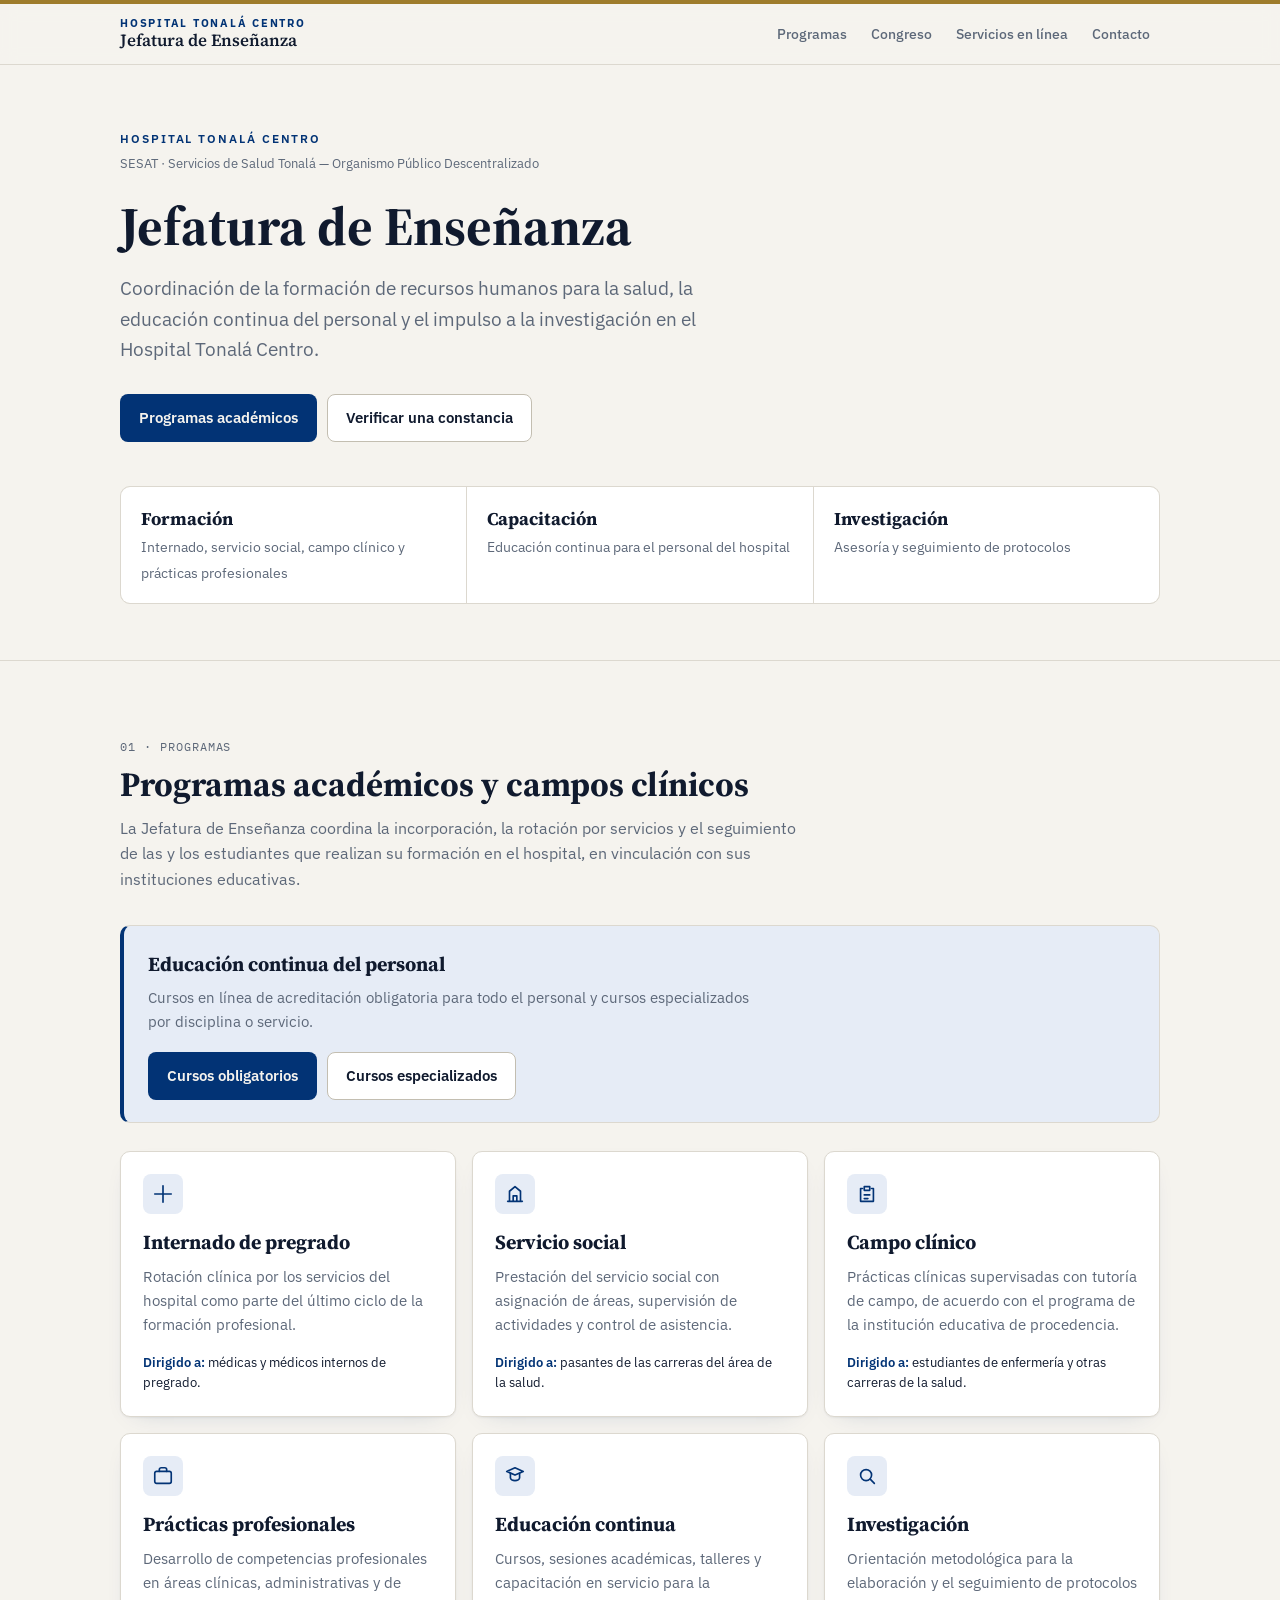
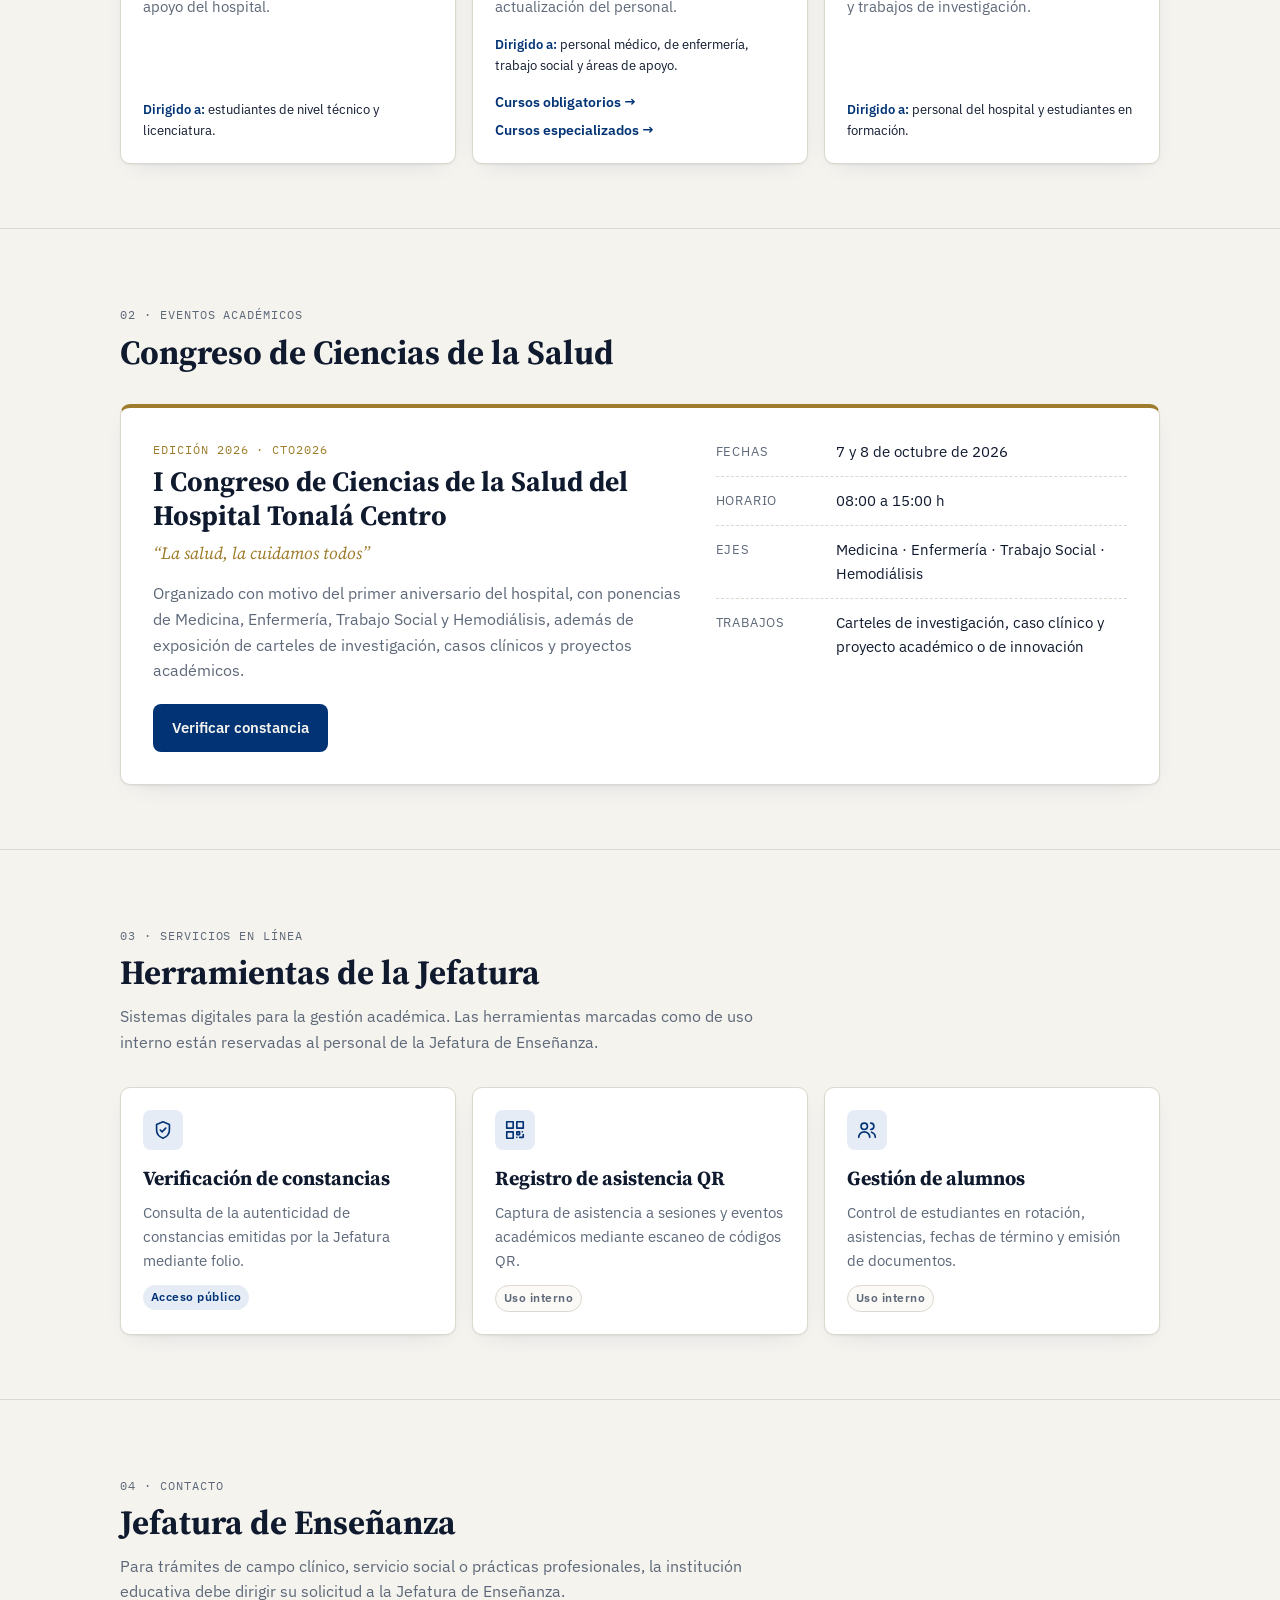
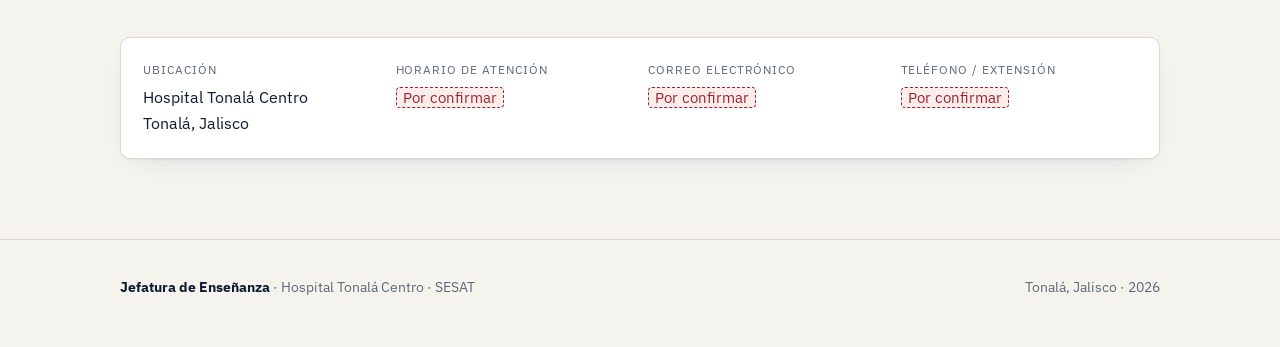
<file: index.html>
<!DOCTYPE html>
<html lang="es">
<head>
<meta charset="utf-8">
<meta name="viewport" content="width=device-width, initial-scale=1">
<title>Jefatura de Enseñanza · Hospital Tonalá Centro</title>
<meta name="description" content="Jefatura de Enseñanza del Hospital Tonalá Centro (SESAT): programas académicos, campos clínicos, educación continua, investigación y servicios en línea.">
<link rel="preconnect" href="https://fonts.googleapis.com">
<link rel="preconnect" href="https://fonts.gstatic.com" crossorigin>
<link rel="stylesheet" href="https://fonts.googleapis.com/css2?family=IBM+Plex+Mono:wght@400;500&family=IBM+Plex+Sans:wght@400;500;600;700&family=Source+Serif+4:ital,opsz,wght@0,8..60,400;0,8..60,600;0,8..60,700;1,8..60,400&display=swap">
<link rel="stylesheet" href="assets/estilos.css">
</head>
<body>
<div class="regla-superior"></div>

<!-- =================== NAVEGACIÓN =================== -->
<header class="barra">
  <div class="contenedor">
    <a class="marca" href="#inicio">
      <b>Hospital Tonalá Centro</b>
      <span>Jefatura de Enseñanza</span>
    </a>
    <button class="boton-menu" aria-expanded="false" aria-controls="menu">Menú</button>
    <nav class="menu" id="menu">
      <a href="#programas">Programas</a>
      <a href="#congreso">Congreso</a>
      <a href="#servicios">Servicios en línea</a>
      <a href="#contacto">Contacto</a>
    </nav>
  </div>
</header>

<main id="inicio">
  <!-- =================== PORTADA =================== -->
  <section class="portada">
    <div class="contenedor">
      <p class="institucion">Hospital Tonalá Centro</p>
      <p class="opd">SESAT · Servicios de Salud Tonalá — Organismo Público Descentralizado</p>
      <h1>Jefatura de Enseñanza</h1>
      <p class="bajada">Coordinación de la formación de recursos humanos para la salud, la educación continua del personal y el impulso a la investigación en el Hospital Tonalá Centro.</p>
      <div class="acciones">
        <a class="btn btn-primario" href="#programas">Programas académicos</a>
        <a class="btn btn-secundario" href="#servicios">Verificar una constancia</a>
      </div>

      <div class="ejes">
        <div class="eje"><b>Formación</b><span>Internado, servicio social, campo clínico y prácticas profesionales</span></div>
        <div class="eje"><b>Capacitación</b><span>Educación continua para el personal del hospital</span></div>
        <div class="eje"><b>Investigación</b><span>Asesoría y seguimiento de protocolos</span></div>
      </div>
    </div>
  </section>

  <!-- =================== PROGRAMAS =================== -->
  <section class="bloque" id="programas">
    <div class="contenedor">
      <div class="encabezado">
        <p class="rotulo">01 · Programas</p>
        <h2>Programas académicos y campos clínicos</h2>
        <p>La Jefatura de Enseñanza coordina la incorporación, la rotación por servicios y el seguimiento de las y los estudiantes que realizan su formación en el hospital, en vinculación con sus instituciones educativas.</p>
      </div>

      <!-- ===== ACCESO A EDUCACIÓN CONTINUA ===== -->
      <div class="franja">
        <div>
          <h3>Educación continua del personal</h3>
          <p>Cursos en línea de acreditación obligatoria para todo el personal y cursos especializados por disciplina o servicio.</p>
        </div>
        <div class="botones">
          <a class="btn btn-primario" href="educacion-continua/cursos-obligatorios.html">Cursos obligatorios</a>
          <a class="btn btn-secundario" href="educacion-continua/cursos-especializados.html">Cursos especializados</a>
        </div>
      </div>

      <div class="rejilla">
        <article class="tarjeta">
          <div class="icono"><svg viewBox="0 0 24 24" fill="none" stroke="currentColor" stroke-width="1.8" stroke-linecap="round" stroke-linejoin="round"><path d="M12 3v18M3 12h18"/></svg></div>
          <h3>Internado de pregrado</h3>
          <p>Rotación clínica por los servicios del hospital como parte del último ciclo de la formación profesional.</p>
          <p class="dirigido"><b>Dirigido a:</b> médicas y médicos internos de pregrado.</p>
        </article>

        <article class="tarjeta">
          <div class="icono"><svg viewBox="0 0 24 24" fill="none" stroke="currentColor" stroke-width="1.8" stroke-linecap="round" stroke-linejoin="round"><path d="M4 20h16M6 20V9l6-5 6 5v11M10 20v-6h4v6"/></svg></div>
          <h3>Servicio social</h3>
          <p>Prestación del servicio social con asignación de áreas, supervisión de actividades y control de asistencia.</p>
          <p class="dirigido"><b>Dirigido a:</b> pasantes de las carreras del área de la salud.</p>
        </article>

        <article class="tarjeta">
          <div class="icono"><svg viewBox="0 0 24 24" fill="none" stroke="currentColor" stroke-width="1.8" stroke-linecap="round" stroke-linejoin="round"><path d="M9 4h6v4H9zM7 6H5v14h14V6h-2M9 13h6M9 17h4"/></svg></div>
          <h3>Campo clínico</h3>
          <p>Prácticas clínicas supervisadas con tutoría de campo, de acuerdo con el programa de la institución educativa de procedencia.</p>
          <p class="dirigido"><b>Dirigido a:</b> estudiantes de enfermería y otras carreras de la salud.</p>
        </article>

        <article class="tarjeta">
          <div class="icono"><svg viewBox="0 0 24 24" fill="none" stroke="currentColor" stroke-width="1.8" stroke-linecap="round" stroke-linejoin="round"><rect x="3" y="7" width="18" height="13" rx="2"/><path d="M8 7V5a2 2 0 0 1 2-2h4a2 2 0 0 1 2 2v2"/></svg></div>
          <h3>Prácticas profesionales</h3>
          <p>Desarrollo de competencias profesionales en áreas clínicas, administrativas y de apoyo del hospital.</p>
          <p class="dirigido"><b>Dirigido a:</b> estudiantes de nivel técnico y licenciatura.</p>
        </article>

        <article class="tarjeta">
          <div class="icono"><svg viewBox="0 0 24 24" fill="none" stroke="currentColor" stroke-width="1.8" stroke-linecap="round" stroke-linejoin="round"><path d="M3 7l9-4 9 4-9 4-9-4z"/><path d="M7 9v5c0 1.5 2.2 3 5 3s5-1.5 5-3V9"/></svg></div>
          <h3>Educación continua</h3>
          <p>Cursos, sesiones académicas, talleres y capacitación en servicio para la actualización del personal.</p>
          <p class="dirigido"><b>Dirigido a:</b> personal médico, de enfermería, trabajo social y áreas de apoyo.</p>
          <div class="enlaces-tarjeta">
            <a href="educacion-continua/cursos-obligatorios.html">Cursos obligatorios →</a>
            <a href="educacion-continua/cursos-especializados.html">Cursos especializados →</a>
          </div>
        </article>

        <article class="tarjeta">
          <div class="icono"><svg viewBox="0 0 24 24" fill="none" stroke="currentColor" stroke-width="1.8" stroke-linecap="round" stroke-linejoin="round"><circle cx="11" cy="11" r="6"/><path d="M20 20l-4.5-4.5"/></svg></div>
          <h3>Investigación</h3>
          <p>Orientación metodológica para la elaboración y el seguimiento de protocolos y trabajos de investigación.</p>
          <p class="dirigido"><b>Dirigido a:</b> personal del hospital y estudiantes en formación.</p>
        </article>
      </div>
    </div>
  </section>

  <!-- =================== CONGRESO =================== -->
  <section class="bloque" id="congreso">
    <div class="contenedor">
      <div class="encabezado">
        <p class="rotulo">02 · Eventos académicos</p>
        <h2>Congreso de Ciencias de la Salud</h2>
      </div>

      <div class="congreso">
        <div>
          <p class="rotulo">Edición 2026 · CTO2026</p>
          <h3>I Congreso de Ciencias de la Salud del Hospital Tonalá Centro</h3>
          <p class="lema">“La salud, la cuidamos todos”</p>
          <p style="color:var(--tenue); margin-top:14px">Organizado con motivo del primer aniversario del hospital, con ponencias de Medicina, Enfermería, Trabajo Social y Hemodiálisis, además de exposición de carteles de investigación, casos clínicos y proyectos académicos.</p>
          <div class="acciones" style="margin-top:20px">
            <!-- EDITAR: confirme que GitHub Pages esté activo en el repositorio "constancias" -->
            <a class="btn btn-primario" href="https://cristianquezadaes-dotcom.github.io/constancias/portal-verificacion-cto2026.html">Verificar constancia</a>
          </div>
        </div>
        <ul class="datos">
          <li><span>Fechas</span><div>7 y 8 de octubre de 2026</div></li>
          <li><span>Horario</span><div>08:00 a 15:00 h</div></li>
          <li><span>Ejes</span><div>Medicina · Enfermería · Trabajo Social · Hemodiálisis</div></li>
          <li><span>Trabajos</span><div>Carteles de investigación, caso clínico y proyecto académico o de innovación</div></li>
        </ul>
      </div>
    </div>
  </section>

  <!-- =================== SERVICIOS EN LÍNEA =================== -->
  <section class="bloque" id="servicios">
    <div class="contenedor">
      <div class="encabezado">
        <p class="rotulo">03 · Servicios en línea</p>
        <h2>Herramientas de la Jefatura</h2>
        <p>Sistemas digitales para la gestión académica. Las herramientas marcadas como de uso interno están reservadas al personal de la Jefatura de Enseñanza.</p>
      </div>

      <div class="rejilla">
        <!-- EDITAR: confirme que GitHub Pages esté activo en el repositorio "constancias" -->
        <a class="tarjeta servicio" href="https://cristianquezadaes-dotcom.github.io/constancias/portal-verificacion-cto2026.html">
          <div class="icono" style="flex:none; margin:0"><svg viewBox="0 0 24 24" fill="none" stroke="currentColor" stroke-width="1.8" stroke-linecap="round" stroke-linejoin="round"><path d="M12 3l7 3v6c0 4.5-3 7.5-7 9-4-1.5-7-4.5-7-9V6l7-3z"/><path d="M9 12l2 2 4-4"/></svg></div>
          <div>
            <h3>Verificación de constancias</h3>
            <p>Consulta de la autenticidad de constancias emitidas por la Jefatura mediante folio.</p>
            <span class="etiqueta">Acceso público</span>
          </div>
        </a>

        <div class="tarjeta servicio">
          <div class="icono" style="flex:none; margin:0"><svg viewBox="0 0 24 24" fill="none" stroke="currentColor" stroke-width="1.8" stroke-linecap="round" stroke-linejoin="round"><rect x="3" y="3" width="7" height="7"/><rect x="14" y="3" width="7" height="7"/><rect x="3" y="14" width="7" height="7"/><path d="M14 14h3v3h-3zM20 14v.01M14 20h.01M17 20h4v-3"/></svg></div>
          <div>
            <h3>Registro de asistencia QR</h3>
            <p>Captura de asistencia a sesiones y eventos académicos mediante escaneo de códigos QR.</p>
            <span class="etiqueta interna">Uso interno</span>
          </div>
        </div>

        <div class="tarjeta servicio">
          <div class="icono" style="flex:none; margin:0"><svg viewBox="0 0 24 24" fill="none" stroke="currentColor" stroke-width="1.8" stroke-linecap="round" stroke-linejoin="round"><circle cx="9" cy="8" r="3.5"/><path d="M3 20c0-3.3 2.7-6 6-6s6 2.7 6 6M16 4.5a3.5 3.5 0 0 1 0 7M21 20c0-2.6-1.6-4.8-4-5.6"/></svg></div>
          <div>
            <h3>Gestión de alumnos</h3>
            <p>Control de estudiantes en rotación, asistencias, fechas de término y emisión de documentos.</p>
            <span class="etiqueta interna">Uso interno</span>
          </div>
        </div>
      </div>
    </div>
  </section>

  <!-- =================== CONTACTO =================== -->
  <section class="bloque" id="contacto">
    <div class="contenedor">
      <div class="encabezado">
        <p class="rotulo">04 · Contacto</p>
        <h2>Jefatura de Enseñanza</h2>
        <p>Para trámites de campo clínico, servicio social o prácticas profesionales, la institución educativa debe dirigir su solicitud a la Jefatura de Enseñanza.</p>
      </div>

      <!-- EDITAR: sustituya cada dato marcado como pendiente y elimine la clase "pendiente" -->
      <dl class="contacto tarjeta">
        <div><dt>Ubicación</dt><dd>Hospital Tonalá Centro<br>Tonalá, Jalisco</dd></div>
        <div><dt>Horario de atención</dt><dd><span class="pendiente">Por confirmar</span></dd></div>
        <div><dt>Correo electrónico</dt><dd><span class="pendiente">Por confirmar</span></dd></div>
        <div><dt>Teléfono / extensión</dt><dd><span class="pendiente">Por confirmar</span></dd></div>
      </dl>
    </div>
  </section>
</main>

<footer>
  <div class="contenedor">
    <span><b>Jefatura de Enseñanza</b> · Hospital Tonalá Centro · SESAT</span>
    <span>Tonalá, Jalisco · <span id="anio">2026</span></span>
  </div>
</footer>

<script>
  // Menú en pantallas pequeñas
  (function(){
    var boton = document.querySelector('.boton-menu');
    var menu = document.getElementById('menu');
    boton.addEventListener('click', function(){
      var abierto = menu.classList.toggle('abierto');
      boton.setAttribute('aria-expanded', abierto ? 'true' : 'false');
    });
    menu.addEventListener('click', function(e){
      if (e.target.tagName === 'A'){ menu.classList.remove('abierto'); boton.setAttribute('aria-expanded','false'); }
    });
    document.getElementById('anio').textContent = new Date().getFullYear();
  })();
</script>
</body>
</html>
</file>
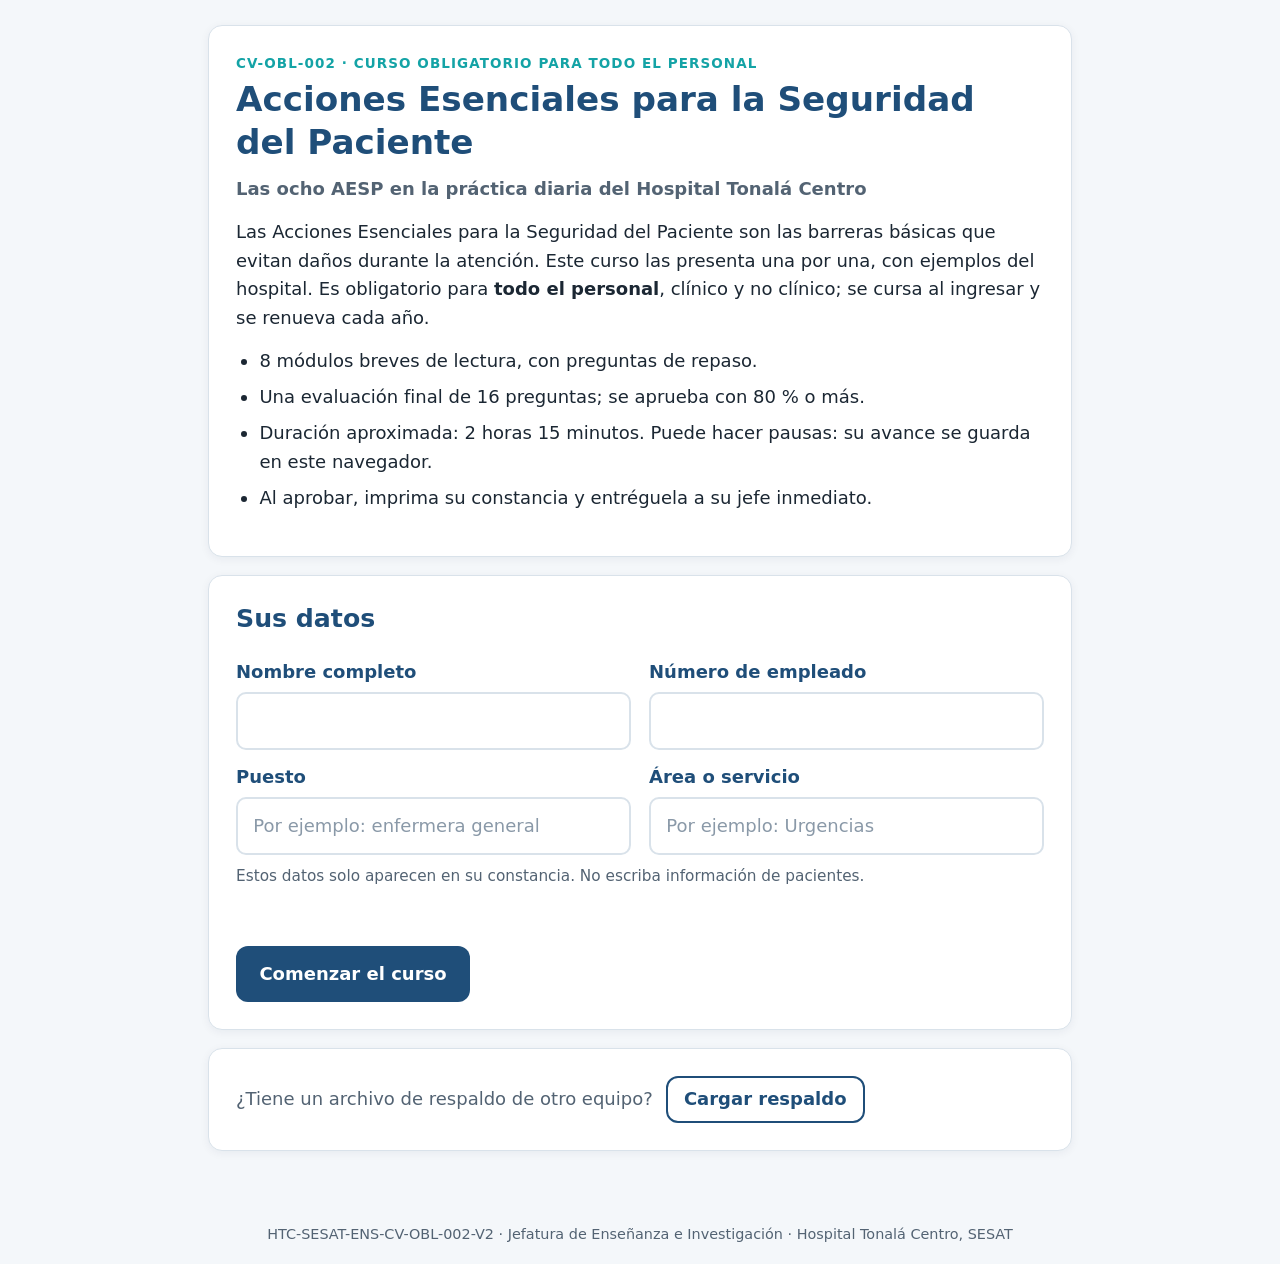
<file: cursos/aesp/index.html>
<!DOCTYPE html>
<html lang="es">
<head>
<meta charset="utf-8">
<meta name="viewport" content="width=device-width, initial-scale=1">
<title>AESP · CV-OBL-002</title>
<!-- CV-OBL-002 Acciones Esenciales para la Seguridad del Paciente — Hospital Tonalá Centro, SESAT.
     Archivo único (HTML + CSS + JavaScript), funciona sin servidor.
     Para editar textos: constantes CURSO, MODULOS, EVALUACION y LISTA. -->
<style>
/* Cursos virtuales sencillos HTC-SESAT — estilos, fondo claro */
:root {
  color-scheme: light;
  --azul: #1F4E79; --azul2: #2D6CA3; --turq: #14A3A6; --turq-cl: #E3F5F5;
  --verde: #2E9D5B; --verde-cl: #E6F5EC; --rojo: #B83227; --rojo-cl: #FBEAE8;
  --ambar-cl: #FFF5E0; --fondo: #F4F7FA; --borde: #D9E2EA; --texto: #1B2733; --tenue: #536373;
}
* { box-sizing: border-box; }
html { font-size: 18px; background: var(--fondo); }
body { margin: 0; background: var(--fondo); color: var(--texto); font-family: "Segoe UI", system-ui, -apple-system, Roboto, Arial, sans-serif; line-height: 1.6; }
button, input, select { font: inherit; color: inherit; }
.oculto { display: none !important; }
:focus-visible { outline: 3px solid var(--turq); outline-offset: 2px; }

header.barra { background: #fff; border-bottom: 1px solid var(--borde); position: sticky; top: 0; z-index: 10; }
.barra-in { max-width: 900px; margin: 0 auto; padding: .6rem 1rem; display: flex; align-items: center; gap: 1rem; flex-wrap: wrap; }
.marca { font-weight: 800; color: var(--azul); line-height: 1.2; }
.marca small { display: block; font-weight: 600; color: var(--tenue); font-size: .72rem; }
.prog { flex: 1 1 200px; }
.prog .t { font-size: .75rem; color: var(--tenue); font-weight: 600; }
.pbar { height: 10px; background: #E5ECF2; border-radius: 99px; overflow: hidden; }
.pbar span { display: block; height: 100%; width: 0; background: linear-gradient(90deg, var(--turq), var(--verde)); transition: width .5s; }

main { max-width: 900px; margin: 0 auto; padding: 1.4rem 1rem 3rem; }
.card { background: #fff; border: 1px solid var(--borde); border-radius: 14px; padding: 1.5rem; box-shadow: 0 2px 10px rgba(16,42,67,.06); }
.card + .card { margin-top: 1rem; }
h1, h2, h3 { color: var(--azul); line-height: 1.25; margin: 0 0 .6rem; }
h1 { font-size: 1.9rem; } h2 { font-size: 1.4rem; } h3 { font-size: 1.12rem; }
p { margin: 0 0 .8rem; }
.kicker { text-transform: uppercase; letter-spacing: .08em; font-size: .75rem; font-weight: 800; color: var(--turq); margin-bottom: .2rem; }
.tenue { color: var(--tenue); }
ul.lst { margin: 0 0 .9rem; padding-left: 1.3rem; } ul.lst li { margin-bottom: .4rem; }

.btn { display: inline-flex; align-items: center; justify-content: center; gap: .4rem; border: 0; border-radius: 12px; padding: .75rem 1.3rem; font-weight: 700; cursor: pointer; min-height: 48px; font-size: 1rem; }
.btn-p { background: var(--azul); color: #fff; } .btn-p:hover { background: #183F63; }
.btn-s { background: #fff; color: var(--azul); border: 2px solid var(--azul); } .btn-s:hover { background: var(--fondo); }
.btn-v { background: var(--verde); color: #fff; }
.btn-x { background: #fff; color: var(--rojo); border: 2px solid #E7B5AF; }
.btn[disabled] { opacity: .45; cursor: not-allowed; }
.acc { display: flex; gap: .7rem; flex-wrap: wrap; margin-top: 1.2rem; align-items: center; }
.acc .der { margin-left: auto; }

label { display: block; font-weight: 700; color: var(--azul); margin: .7rem 0 .3rem; }
input[type=text], select { width: 100%; border: 2px solid var(--borde); border-radius: 10px; padding: .7rem .85rem; background: #fff; color: var(--texto); -webkit-text-fill-color: var(--texto); }
input[type=text]:focus, select:focus { border-color: var(--turq); outline: none; }
input::placeholder { color: #8A99A8; -webkit-text-fill-color: #8A99A8; }
.campos { display: grid; grid-template-columns: 1fr 1fr; gap: 0 1rem; }
.aviso { font-size: .85rem; color: var(--tenue); margin-top: .5rem; }
.error { color: var(--rojo); font-weight: 600; font-size: .9rem; min-height: 1.2rem; margin-top: .4rem; }

.mods { display: grid; gap: .8rem; }
.mod { display: flex; gap: 1rem; align-items: center; background: #fff; border: 1px solid var(--borde); border-radius: 14px; padding: 1rem 1.1rem; }
.mod .n { width: 48px; height: 48px; border-radius: 50%; display: grid; place-items: center; font-weight: 800; font-size: 1.2rem; background: var(--turq-cl); color: #0E5A6B; flex: none; }
.mod.hecho .n { background: var(--verde); color: #fff; }
.mod.bloq { opacity: .6; }
.mod .info { flex: 1; min-width: 0; }
.mod .info b { display: block; color: var(--azul); font-size: 1.05rem; }
.mod .info small { color: var(--tenue); }
.estado { display: inline-block; font-size: .78rem; font-weight: 700; border-radius: 99px; padding: .1rem .6rem; margin-top: .2rem; }
.e-ok { background: var(--verde-cl); color: #1E6B3E; } .e-cur { background: var(--ambar-cl); color: #7A4F0E; } .e-no { background: #EEF1F4; color: #5B6B7A; }

.paso { font-size: .85rem; color: var(--tenue); font-weight: 600; }
table.t { width: 100%; border-collapse: collapse; margin: .2rem 0 1rem; font-size: .95rem; }
table.t th { background: var(--azul); color: #fff; text-align: left; padding: .5rem .7rem; }
table.t td { padding: .5rem .7rem; border-bottom: 1px solid var(--borde); vertical-align: top; }
table.t tr:nth-child(even) td { background: #F8FAFC; }
.nota, .alerta, .pend { border-radius: 10px; padding: .8rem 1rem; margin: .4rem 0 1rem; border-left: 5px solid; }
.nota { background: var(--turq-cl); border-color: var(--turq); }
.alerta { background: var(--rojo-cl); border-color: var(--rojo); }
.pend { background: var(--ambar-cl); border-color: #D69E2E; font-size: .9rem; }
.pend b:first-child { color: #7A4F0E; }

.preg { font-size: 1.12rem; font-weight: 700; margin-bottom: .9rem; }
.ops { display: grid; gap: .6rem; }
.op { text-align: left; display: flex; gap: .7rem; align-items: flex-start; background: #fff; border: 2px solid var(--borde); border-radius: 12px; padding: .75rem .9rem; cursor: pointer; min-height: 50px; }
.op:hover:not([disabled]) { border-color: var(--turq); }
.op .l { width: 28px; height: 28px; border-radius: 7px; background: var(--fondo); color: var(--azul); display: grid; place-items: center; font-weight: 800; flex: none; font-size: .88rem; }
.op.sel { border-color: var(--azul); background: #F1F6FB; } .op.sel .l { background: var(--azul); color: #fff; }
.op.bien { border-color: var(--verde); background: var(--verde-cl); } .op.bien .l { background: var(--verde); color: #fff; }
.op.mal { border-color: var(--rojo); background: var(--rojo-cl); } .op.mal .l { background: var(--rojo); color: #fff; }
.op[disabled] { cursor: default; }
.fb { margin-top: 1rem; border-radius: 12px; padding: .9rem 1rem; }
.fb.ok { background: var(--verde-cl); color: #1E5233; } .fb.no { background: var(--rojo-cl); color: #6E1F17; }
.evq { border-top: 1px solid var(--borde); padding-top: 1.1rem; margin-top: 1.1rem; }
.evq:first-of-type { border-top: 0; margin-top: 0; padding-top: 0; }
.resultado { text-align: center; padding: 1rem 0; }
.resultado .cal { font-size: 3rem; font-weight: 800; line-height: 1; }
.cal.ok { color: var(--verde); } .cal.no { color: var(--rojo); }

ol.pasos { counter-reset: p; list-style: none; margin: 0 0 1rem; padding: 0; }
ol.pasos li { counter-increment: p; position: relative; padding: .55rem .7rem .55rem 3rem; border-bottom: 1px solid var(--borde); }
ol.pasos li::before { content: counter(p); position: absolute; left: .4rem; top: .45rem; width: 1.9rem; height: 1.9rem; border-radius: 50%; background: var(--turq-cl); color: #0E5A6B; font-weight: 800; display: grid; place-items: center; font-size: .9rem; }
.reloj { display: flex; gap: 1rem; align-items: center; justify-content: space-between; flex-wrap: wrap; background: #F1F6FB; border: 2px dashed #9DB8D3; border-radius: 12px; padding: .9rem 1rem; margin: .4rem 0 1rem; }
.reloj > div:first-child { flex: 1 1 260px; font-size: .95rem; }
.reloj-c { display: flex; align-items: center; gap: .8rem; }
.reloj .seg { font-size: 1.8rem; font-weight: 800; color: var(--azul); min-width: 4.5rem; text-align: center; font-variant-numeric: tabular-nums; }
.reloj.corre { border-color: var(--turq); background: var(--turq-cl); }
.reloj.fin { border-color: var(--verde); background: var(--verde-cl); } .reloj.fin .seg { color: var(--verde); font-size: 1.3rem; }

/* constancia */
.comp h1 { font-size: 1.5rem; text-align: center; }
.comp .inst { text-align: center; color: var(--tenue); margin-bottom: 1rem; }
.chk { display: flex; gap: .6rem; align-items: flex-start; padding: .3rem 0; border-bottom: 1px dashed var(--borde); font-size: .95rem; }
.chk .c { width: 18px; height: 18px; border: 2px solid #7F8C99; border-radius: 4px; flex: none; margin-top: .2rem; }
.firmas { display: grid; grid-template-columns: repeat(3, 1fr); gap: 1.2rem; margin-top: 2.5rem; text-align: center; font-size: .85rem; }
.firmas div { border-top: 1px solid #555; padding-top: .3rem; }

footer { text-align: center; color: var(--tenue); font-size: .8rem; padding: 1rem; }
.toast { position: fixed; left: 50%; bottom: 1.2rem; transform: translateX(-50%); background: var(--azul); color: #fff; padding: .7rem 1.1rem; border-radius: 10px; z-index: 30; box-shadow: 0 6px 20px rgba(0,0,0,.18); max-width: 90vw; }
.velo { position: fixed; inset: 0; background: rgba(16,32,48,.45); display: grid; place-items: center; padding: 1rem; z-index: 40; }
.modal { background: #fff; border-radius: 14px; padding: 1.4rem; max-width: 520px; width: 100%; }

@media (max-width: 640px) {
  html { font-size: 17px; }
  .card { padding: 1.1rem; }
  .campos { grid-template-columns: 1fr; }
  .acc .btn { flex: 1 1 auto; } .acc .der { margin-left: 0; }
  h1 { font-size: 1.55rem; }
  .firmas { grid-template-columns: 1fr; gap: 2rem; }
  table.t { font-size: .88rem; }
  table.t td { overflow-wrap: anywhere; }
  table.t3 thead { display: none; }
  table.t3, table.t3 tbody, table.t3 tr, table.t3 td { display: block; width: 100%; }
  table.t3 tr { border: 1px solid var(--borde); border-radius: 10px; margin-bottom: .7rem; overflow: hidden; }
  table.t3 td { border-bottom: 1px solid var(--borde); background: #fff !important; }
  table.t3 td:first-child { background: #F1F6FB !important; }
  table.t3 td:last-child { border-bottom: 0; }
  table.t3 td:not(:first-child)::before { content: attr(data-h); display: block; font-size: .72rem; font-weight: 800; text-transform: uppercase; letter-spacing: .05em; color: var(--tenue); }
}
@media print {
  html, body { background: #fff; font-size: 11pt; }
  header.barra, footer, .no-imp, .toast, .reloj { display: none !important; }
  main { padding: 0; max-width: none; }
  .card { border: 0; box-shadow: none; padding: 0; }
  table.t th { background: #1F4E79 !important; color: #fff !important; -webkit-print-color-adjust: exact; print-color-adjust: exact; }
}

</style>
</head>
<body>
<header class="barra oculto" id="barra"><div class="barra-in">
  <div class="marca">Acciones Esenciales para la Seguridad del Paciente<small>CV-OBL-002 · Hospital Tonalá Centro, SESAT</small></div>
  <div class="prog"><div class="t" id="ptxt"></div><div class="pbar" role="progressbar" aria-label="Avance del curso" aria-valuemin="0" aria-valuemax="100" aria-valuenow="0"><span id="pbar"></span></div></div>
</div></header>
<main id="app"></main>
<input type="file" id="archivo" accept=".json,application/json" hidden>
<footer>HTC-SESAT-ENS-CV-OBL-002-V2 · Jefatura de Enseñanza e Investigación · Hospital Tonalá Centro, SESAT</footer>
<script>
/* ==========================================================================
   CONTENIDO — CV-OBL-002 Acciones Esenciales para la Seguridad del Paciente
   (versión sencilla con constancia; V2). Fuente única para el curso HTML y el
   documento de sustento (.docx). El contenido normativo proviene de la V1
   (Acuerdo CSG AESP, DOF 08/09/2017 y actualización 2023; MOCEBPASS 19.03.26; OMS).
   Bloques: ["p"] · ["lista"] · ["tabla", encabezados, filas] · ["nota"] · ["alerta"] · ["pendiente"]
   Preguntas: la PRIMERA opción es la correcta (el curso las baraja al mostrarlas).
   ========================================================================== */
const CURSO = {
  clave: "HTC-SESAT-ENS-CV-OBL-002-V2",
  corta: "CV-OBL-002",
  titulo: "Acciones Esenciales para la Seguridad del Paciente",
  subtitulo: "Las ocho AESP en la práctica diaria del Hospital Tonalá Centro",
  institucion: "Hospital Tonalá Centro, SESAT · Jefatura de Enseñanza e Investigación",
  duracion: "2 horas 15 minutos",
  aprobacion: 80,
  tipo: "Curso obligatorio para todo el personal",
  presentacion: "Las Acciones Esenciales para la Seguridad del Paciente son las barreras básicas que evitan daños durante la atención. Este curso las presenta una por una, con ejemplos del hospital. Es obligatorio para **todo el personal**, clínico y no clínico; se cursa al ingresar y se renueva cada año.",
  guardado: "aesp_CV-OBL-002_v2",
  appId: "AESP_CV-OBL-002",
  archivo: "AESP",
  constancia: "Constancia de capacitación en Acciones Esenciales para la Seguridad del Paciente",
  vigenciaMeses: 12,
  vigenciaNota: "renuévela antes de su vencimiento",
  firmas: ["Trabajador(a)", "Jefe(a) inmediato(a)", "Jefatura de Enseñanza e Investigación"],
  notaConstancia: "Entregue esta constancia firmada a su jefe inmediato. La Jefatura de Enseñanza conserva el registro en la matriz de control de vigencias; la constancia de AESP de todo el personal es requisito del Estándar 19/25 del modelo de certificación.",
};

const MODULOS = [
 {
  "id": 1,
  "titulo": "Identificación correcta del paciente (AESP 1)",
  "min": 15,
  "objetivo": "Aplicar los dos identificadores establecidos —nombre completo y fecha de nacimiento— en todos los momentos críticos de la atención, para prevenir errores que involucran al paciente equivocado.",
  "paginas": [
   {
    "t": "Las ocho Acciones Esenciales",
    "b": [
     [
      "p",
      "Las **Acciones Esenciales para la Seguridad del Paciente (AESP)** son de implementación obligatoria en todos los establecimientos del Sistema Nacional de Salud, por acuerdo del Consejo de Salubridad General publicado en el Diario Oficial de la Federación el 8 de septiembre de 2017 y actualizado en 2023."
     ],
     [
      "tabla",
      [
       "AESP",
       "Acción"
      ],
      [
       [
        "**1**",
        "Identificación correcta del paciente."
       ],
       [
        "**2**",
        "Comunicación efectiva."
       ],
       [
        "**3**",
        "Seguridad en el proceso de medicación."
       ],
       [
        "**4**",
        "Seguridad en los procedimientos."
       ],
       [
        "**5**",
        "Reducción del riesgo de infecciones asociadas a la atención de la salud."
       ],
       [
        "**6**",
        "Reducción del riesgo de daño al paciente por causa de caídas."
       ],
       [
        "**7**",
        "Registro y análisis de eventos centinela, eventos adversos y cuasifallas."
       ],
       [
        "**8**",
        "Cultura de seguridad del paciente."
       ]
      ]
     ],
     [
      "nota",
      "Cada módulo de este curso desarrolla una AESP. Al final presentará una evaluación y obtendrá su **constancia de capacitación en AESP**, que todo el personal debe tener vigente."
     ]
    ]
   },
   {
    "t": "Lo esencial",
    "b": [
     [
      "p",
      "La identificación correcta es la primera barrera de seguridad de todo el proceso de atención. El personal identifica al paciente **desde el momento en que solicita la atención** y utiliza, como mínimo, **dos identificadores: nombre completo y fecha de nacimiento (día/mes/año)**. Ambos datos deben figurar en todos los documentos que se generan durante la atención: expediente clínico, solicitudes y resultados de laboratorio y gabinete, recetas, membretes y etiquetas."
     ]
    ]
   },
   {
    "t": "Lo que nunca debe usarse como identificador",
    "b": [
     [
      "lista",
      [
       "Número de cama, de habitación o del servicio.",
       "Diagnóstico o padecimiento.",
       "Especialidad, disciplina o nombre del médico tratante.",
       "Horario de atención."
      ]
     ]
    ]
   },
   {
    "t": "Momentos en que se verifica la identidad",
    "b": [
     [
      "p",
      "Antes de cada uno de los siguientes actos, el personal compara los dos identificadores del paciente con los del medio de identificación (brazalete, tarjeta de cabecera) y con el documento que respalda el acto:"
     ],
     [
      "lista",
      [
       "Administración de cualquier medicamento e instalación de infusiones intravenosas.",
       "Transfusión de sangre y hemocomponentes.",
       "Procedimientos médicos o quirúrgicos y toma de muestras para laboratorio, patología o estudios de gabinete.",
       "Traslados dentro o fuera del establecimiento.",
       "Dotación de dietas.",
       "Inicio de la terapia de reemplazo renal con hemodiálisis.",
       "Aplicación de biológicos.",
       "Cualquier otro procedimiento invasivo de alto riesgo que defina el establecimiento."
      ]
     ]
    ]
   },
   {
    "t": "Situaciones especiales",
    "b": [
     [
      "lista",
      [
       "**Pacientes que no pueden responder** (menores, inconscientes o con barreras de comunicación): los datos se confirman con el familiar, cuidador o acompañante; si no lo hay, con los medios de verificación del expediente.",
       "**Paciente desconocido:** se registra la palabra «Desconocido», el género, la edad aparente, las señas particulares, la fecha y hora de ingreso y la forma en que ingresó. En un arribo masivo se agrega un número progresivo después de la palabra «Desconocido».",
       "**Recién nacidos:** inmediatamente después del nacimiento se colocan dos brazaletes —muñeca derecha y tobillo izquierdo— con los apellidos de la madre, la fecha de nacimiento y el sexo. En nacimientos múltiples se añade un identificador numérico según el orden de nacimiento.",
       "**Retiro del medio de identificación:** si el brazalete se retira para realizar un procedimiento, se vuelve a colocar al terminar.",
       "**Cadáveres:** se identifican, al menos, con nombre completo y fecha de nacimiento."
      ]
     ],
     [
      "alerta",
      "**Regla de seguridad:** Ante cualquier duda sobre los dos identificadores, **no se realiza el procedimiento** hasta corroborarlos. La única excepción es la situación en que la vida del paciente esté en riesgo, en la que se prioriza la atención."
     ],
     [
      "nota",
      "**Buena práctica:** Pida al paciente que diga su nombre completo y su fecha de nacimiento (pregunta abierta) en lugar de preguntarle «¿Usted es el señor…?». Una pregunta cerrada favorece que el paciente confirme por error un dato ajeno."
     ],
     [
      "nota",
      "**Caso:** En la Unidad de Hemodiálisis, antes de conectar al paciente a la máquina, la enfermera le pide su nombre completo y su fecha de nacimiento y los compara con el brazalete y con la hoja de registro de la sesión. Si alguno no coincide, la conexión no se inicia hasta aclarar la discrepancia."
     ],
     [
      "pendiente",
      "Diseño, color y contenido del brazalete y de la tarjeta de cabecera institucionales; procedimiento institucional para paciente desconocido (se sugiere vincularlo al PNO de recepción de Urgencias)."
     ]
    ]
   }
  ],
  "repaso": [
   {
    "q": "¿Cuáles son los dos identificadores que establecen las AESP?",
    "ops": [
     "Nombre completo y fecha de nacimiento",
     "Nombre completo y número de cama",
     "Número de expediente y diagnóstico",
     "Nombre y servicio de hospitalización"
    ],
    "exp": "Los dos identificadores obligatorios son nombre completo y fecha de nacimiento (día/mes/año)."
   },
   {
    "q": "Antes de administrar un medicamento surge una duda sobre la identidad del paciente y no hay riesgo vital. ¿Qué procede?",
    "ops": [
     "No administrar hasta corroborar los dos identificadores",
     "Administrar y verificar después",
     "Confirmar con el número de cama",
     "Confirmar con el nombre del médico tratante"
    ],
    "exp": "Ante cualquier duda no se realiza el procedimiento hasta corroborar los identificadores, salvo riesgo para la vida."
   }
  ]
 },
 {
  "id": 2,
  "titulo": "Comunicación efectiva (AESP 2)",
  "min": 15,
  "objetivo": "Utilizar los protocolos de comunicación establecidos para obtener información correcta, oportuna y completa, y reducir errores en indicaciones verbales o telefónicas, en la notificación de valores críticos y durante el traspaso de pacientes.",
  "paginas": [
   {
    "t": "Lo esencial",
    "b": [
     [
      "p",
      "La comunicación es efectiva cuando es oportuna, precisa, completa, inequívoca y comprendida por quien la recibe. La mayoría de los errores de comunicación ocurren en tres momentos: al emitir o recibir indicaciones de forma verbal o telefónica, al transmitir resultados críticos y al traspasar la responsabilidad de un paciente (cambio de turno, traslado, referencia)."
     ]
    ]
   },
   {
    "t": "Indicaciones verbales o telefónicas: Escuchar – Escribir – Leer – Confirmar",
    "b": [
     [
      "lista",
      [
       "**Escuchar:** quien recibe la indicación la escucha con atención y completa.",
       "**Escribir:** quien la recibe la escribe en el formato o bitácora establecido del expediente clínico.",
       "**Leer:** quien la recibe la lee en voz alta a quien la emitió.",
       "**Confirmar:** quien la emitió confirma que la información es correcta.",
       "Se registran los dos identificadores del paciente, el nombre y cargo de quien emitió y de quien recibió la indicación, y la fecha y la hora. Quien emitió la indicación la firma en el expediente en el plazo que establezca el hospital (transcribir – confirmar – verificar)."
      ]
     ]
    ]
   },
   {
    "t": "Situaciones de urgencia: Escuchar – Repetir – Confirmar",
    "b": [
     [
      "p",
      "Cuando la urgencia no permite escribir en el momento, quien recibe la indicación **la repite en voz alta** y quien la emitió **la confirma** antes de ejecutarla. El registro se completa en cuanto la situación lo permite."
     ]
    ]
   },
   {
    "t": "Notificación de valores críticos",
    "b": [
     [
      "p",
      "El personal de laboratorio, patología o gabinete que identifica un valor crítico lo notifica **de inmediato** al personal clínico responsable del paciente con el protocolo Escuchar–Escribir–Leer–Confirmar; quien lo recibe lo registra en el expediente clínico. En consulta externa, el hospital define cómo se comunica el resultado al paciente."
     ]
    ]
   },
   {
    "t": "Traspaso de pacientes con la técnica SAER",
    "b": [
     [
      "tabla",
      [
       "Componente",
       "Contenido mínimo"
      ],
      [
       [
        "**S** — Situación",
        "Identificación del paciente (dos identificadores), servicio y problema actual, con signos vitales."
       ],
       [
        "**A** — Antecedentes",
        "Motivo y fecha de ingreso, historia relevante, diagnóstico, procedimientos, medicación, líquidos, alergias, resultados relevantes y dispositivos invasivos."
       ],
       [
        "**E** — Evaluación",
        "Cómo se valora el problema actual y su posible causa."
       ],
       [
        "**R** — Recomendación",
        "Pasos a seguir y tiempos para realizarlos."
       ]
      ]
     ]
    ]
   },
   {
    "t": "Prescripción y anotaciones en el expediente",
    "b": [
     [
      "lista",
      [
       "Letra clara y legible, **sin abreviaturas, sin enmendaduras ni tachaduras**.",
       "Espacio entre el nombre del medicamento, la dosis y las unidades de dosificación.",
       "Número entero: sin punto decimal ni cero final (escriba **5**, no 5.0).",
       "Cantidad menor que uno: con cero antes del punto (escriba **0.5**, no .5).",
       "Millares: separados con coma (1,000) o con palabra (mil, 1 millón).",
       "No abreviar, entre otros: unidad, microgramos, día, intravenoso, intramuscular ni subcutáneo."
      ]
     ],
     [
      "alerta",
      "**Punto crítico:** Una indicación verbal que no se lee y confirma es una indicación no verificada. Si el emisor no puede confirmarla, no se ejecuta salvo que la vida del paciente esté en riesgo."
     ],
     [
      "nota",
      "**Caso:** Durante el turno nocturno, el médico indica por teléfono a la enfermera de Hospitalización un cambio de dosis. La enfermera escribe la indicación en el formato, la lee en voz alta completa —medicamento, dosis, vía y frecuencia— y espera la confirmación del médico antes de prepararla. El médico la firma en el expediente al acudir al servicio."
     ],
     [
      "pendiente",
      "Plazo institucional para que quien emitió una indicación verbal la firme en el expediente; formato o bitácora institucional de indicaciones verbales y de valores críticos; catálogo de valores críticos del laboratorio."
     ]
    ]
   }
  ],
  "repaso": [
   {
    "q": "¿Cuál es la secuencia correcta para recibir una indicación telefónica?",
    "ops": [
     "Escuchar – Escribir – Leer – Confirmar",
     "Escuchar – Ejecutar – Registrar",
     "Escribir – Ejecutar – Confirmar",
     "Escuchar – Confirmar – Ejecutar"
    ],
    "exp": "La indicación se escucha, se escribe, se lee al emisor y este la confirma."
   },
   {
    "q": "En una urgencia en la que no es posible escribir la indicación en el momento, ¿qué protocolo se aplica?",
    "ops": [
     "Escuchar – Repetir – Confirmar",
     "Ejecutar y registrar al final del turno",
     "Escuchar y ejecutar de inmediato",
     "Esperar a que el médico la escriba"
    ],
    "exp": "Quien recibe repite la indicación y quien la emitió la confirma antes de ejecutarla."
   }
  ]
 },
 {
  "id": 3,
  "titulo": "Seguridad en el proceso de medicación (AESP 3)",
  "min": 15,
  "objetivo": "Aplicar las barreras de seguridad en la prescripción, almacenamiento, preparación y administración de medicamentos, con énfasis en los medicamentos de alto riesgo y en los de aspecto o nombre parecido (LASA).",
  "paginas": [
   {
    "t": "Lo esencial",
    "b": [
     [
      "p",
      "Los errores de medicación son una de las principales fuentes de daño evitable. Las AESP establecen barreras en cada etapa del proceso: prescripción legible (AESP 2), almacenamiento seguro, alertas visuales, doble verificación y los correctos de preparación y administración."
     ]
    ]
   },
   {
    "t": "Medicamentos de alto riesgo y doble verificación",
    "b": [
     [
      "p",
      "Son los que tienen mayor probabilidad de causar daño grave cuando se utilizan de forma incorrecta. Requieren **doble verificación documentada en la preparación y en la administración**, y la corroboración de alergias, al menos:"
     ],
     [
      "lista",
      [
       "Anestésicos y opioides.",
       "Electrolitos concentrados.",
       "Insulinas.",
       "Anticoagulantes por vía parenteral (por ejemplo, la heparina).",
       "Citotóxicos y radiofármacos."
      ]
     ],
     [
      "p",
      "La doble verificación consiste en que **dos personas, de manera independiente**, comprueben el medicamento, la dosis, la vía y al paciente, y dejen constancia de ello. No es doble verificación que la misma persona revise dos veces."
     ]
    ]
   },
   {
    "t": "Alertas visuales y almacenamiento",
    "b": [
     [
      "lista",
      [
       "Alerta visual **roja** para medicamentos de alto riesgo y **azul** para medicamentos LASA en el área de almacenamiento.",
       "En la prescripción se usan recursos tipográficos (por ejemplo, letras mayúsculas resaltadas) para hacer evidente la diferencia entre nombres parecidos.",
       "Los medicamentos de alto riesgo se resguardan separados, identificados y en condiciones que eviten su confusión."
      ]
     ]
    ]
   },
   {
    "t": "Código de color de los electrolitos concentrados",
    "b": [
     [
      "tabla",
      [
       "Electrolito concentrado",
       "Color de etiqueta"
      ],
      [
       [
        "Cloruro de potasio 14.9 %",
        "Rojo"
       ],
       [
        "Bicarbonato de sodio 7.5 %",
        "Azul"
       ],
       [
        "Sulfato de magnesio 10 %",
        "Verde"
       ],
       [
        "Gluconato de calcio 10 %",
        "Amarillo"
       ],
       [
        "Fosfato de potasio 15 %",
        "Naranja"
       ],
       [
        "Cloruro de sodio 17.7 %",
        "Blanco"
       ]
      ]
     ]
    ]
   },
   {
    "t": "Los correctos",
    "b": [
     [
      "tabla",
      [
       "Preparación",
       "Administración"
      ],
      [
       [
        "Paciente correcto (dos identificadores)",
        "Paciente correcto (dos identificadores)"
       ],
       [
        "Medicamento correcto",
        "Medicamento correcto"
       ],
       [
        "Dosis correcta",
        "Dosis correcta"
       ],
       [
        "Vía correcta",
        "Vía correcta"
       ],
       [
        "Horario correcto",
        "Velocidad de infusión correcta"
       ],
       [
        "—",
        "Horario correcto"
       ],
       [
        "—",
        "Caducidad una vez preparado (cuando aplique)"
       ],
       [
        "—",
        "Registro inmediato en la hoja de enfermería"
       ]
      ]
     ],
     [
      "alerta",
      "**Prohibido:** El **trasvase** de medicamentos para administrarlos al paciente. Todo error de medicación —incluido el que se detectó antes de llegar al paciente— se notifica conforme a la AESP 7."
     ],
     [
      "nota",
      "**Caso:** En la Unidad de Hemodiálisis, la heparina es un anticoagulante parenteral y, por lo tanto, un medicamento de alto riesgo: dos enfermeras verifican de forma independiente la dosis prescrita antes de prepararla y antes de administrarla, y ambas registran la verificación."
     ],
     [
      "pendiente",
      "Política institucional de resguardo de electrolitos concentrados (servicios autorizados a tenerlos); listado institucional de medicamentos de alto riesgo y LASA vigente; formato de registro de la doble verificación."
     ]
    ]
   }
  ],
  "repaso": [
   {
    "q": "¿Cuál de los siguientes medicamentos requiere doble verificación?",
    "ops": [
     "Insulina",
     "Paracetamol oral",
     "Omeprazol oral",
     "Solución fisiológica al 0.9 % para irrigación"
    ],
    "exp": "Las insulinas forman parte de los medicamentos de alto riesgo que requieren doble verificación."
   },
   {
    "q": "¿Qué color de alerta visual identifica a los medicamentos de alto riesgo en el almacenamiento?",
    "ops": [
     "Rojo",
     "Azul",
     "Verde",
     "Amarillo"
    ],
    "exp": "Rojo para alto riesgo; azul para medicamentos LASA."
   }
  ]
 },
 {
  "id": 4,
  "titulo": "Seguridad en los procedimientos (AESP 4)",
  "min": 15,
  "objetivo": "Aplicar el marcado del sitio, la lista de verificación de la seguridad de la cirugía y el tiempo fuera, para prevenir procedimientos en el paciente, el sitio o con el procedimiento equivocado.",
  "paginas": [
   {
    "t": "Lo esencial",
    "b": [
     [
      "p",
      "Esta acción refuerza prácticas aceptadas internacionalmente para evitar eventos centinela derivados de la práctica quirúrgica y de los procedimientos de alto riesgo que se realizan fuera del quirófano. Su principio es simple: **paciente correcto, procedimiento correcto, sitio correcto**."
     ]
    ]
   },
   {
    "t": "Marcado del sitio",
    "b": [
     [
      "lista",
      [
       "Se realiza con una **marca estandarizada e inequívoca sobre la piel**; no se utiliza una «X».",
       "Lo realiza el profesional responsable del procedimiento, con la participación del paciente cuando es posible.",
       "Debe permanecer visible después de la preparación de la piel."
      ]
     ]
    ]
   },
   {
    "t": "Lista de verificación de la seguridad de la cirugía (OMS) — tres fases",
    "b": [
     [
      "tabla",
      [
       "Fase",
       "Momento",
       "Ejemplos de lo que se verifica"
      ],
      [
       [
        "**Entrada**",
        "Antes de la inducción de la anestesia",
        "Identidad, sitio, procedimiento y consentimiento; marcado del sitio; verificación del equipo de anestesia; alergias; vía aérea y riesgo de hemorragia."
       ],
       [
        "**Pausa quirúrgica**",
        "Antes de la incisión",
        "Presentación del equipo; confirmación en voz alta de paciente, sitio y procedimiento; profilaxis antibiótica; eventos críticos previstos; disponibilidad de estudios de imagen."
       ],
       [
        "**Salida**",
        "Antes de que el paciente salga de la sala",
        "Nombre del procedimiento realizado; recuento de instrumental, gasas y agujas; etiquetado de muestras; problemas con el equipo; indicaciones para la recuperación."
       ]
      ]
     ]
    ]
   },
   {
    "t": "Tiempo fuera en procedimientos fuera del quirófano",
    "b": [
     [
      "p",
      "Antes de los procedimientos invasivos, críticos o de alto riesgo que se realizan fuera del quirófano —por ejemplo, transfusiones, sesiones de hemodiálisis, colocación de accesos vasculares centrales o de otros dispositivos y biopsias— el equipo hace una pausa para confirmar paciente, procedimiento y sitio correctos, y que estén disponibles los documentos, estudios y equipos necesarios."
     ],
     [
      "alerta",
      "**Punto crítico:** Cualquier integrante del equipo puede y debe **detener el procedimiento** si detecta una discrepancia. El procedimiento no continúa hasta que se aclara."
     ],
     [
      "nota",
      "**Caso:** Antes de colocar un catéter para hemodiálisis, el médico, la enfermera y el paciente confirman en voz alta el nombre completo y la fecha de nacimiento, el procedimiento y el sitio de punción; se verifica el consentimiento informado y la disponibilidad del material. La enfermera registra el tiempo fuera en el formato correspondiente."
     ],
     [
      "pendiente",
      "Marca institucional estandarizada para el sitio quirúrgico; formato institucional de tiempo fuera para procedimientos fuera del quirófano y catálogo de procedimientos a los que aplica."
     ]
    ]
   }
  ],
  "repaso": [
   {
    "q": "¿Cuáles son las tres fases de la lista de verificación de la seguridad de la cirugía?",
    "ops": [
     "Entrada, pausa quirúrgica y salida",
     "Ingreso, cirugía y egreso",
     "Preoperatorio, transoperatorio y recuperación",
     "Valoración, intervención y alta"
    ],
    "exp": "La lista de la OMS se aplica en tres fases: entrada, pausa quirúrgica y salida."
   },
   {
    "q": "¿En qué momento se realiza la pausa quirúrgica?",
    "ops": [
     "Antes de la incisión",
     "Antes de la inducción de la anestesia",
     "Al terminar la sutura",
     "Al ingresar el paciente a recuperación"
    ],
    "exp": "La pausa quirúrgica se hace inmediatamente antes de la incisión."
   }
  ]
 },
 {
  "id": 5,
  "titulo": "Reducción del riesgo de infecciones asociadas a la atención de la salud (IAAS) (AESP 5)",
  "min": 15,
  "objetivo": "Realizar la higiene de manos con la técnica y en los momentos que establece la Organización Mundial de la Salud, como acción prioritaria para reducir las IAAS.",
  "paginas": [
   {
    "t": "Lo esencial",
    "b": [
     [
      "p",
      "La higiene de manos es la medida más eficaz y menos costosa para prevenir las IAAS. Las AESP la establecen como **acción prioritaria** mediante un programa integral basado en la **estrategia multimodal de la OMS**, con un coordinador designado, monitoreo con una herramienta validada (Cédula de monitoreo) y la participación del COCASEP, del CODECIN y de la Unidad de Vigilancia Epidemiológica Hospitalaria."
     ]
    ]
   },
   {
    "t": "Los cinco momentos para la higiene de manos",
    "b": [
     [
      "tabla",
      [
       "Momento",
       "Cuándo",
       "Ejemplo"
      ],
      [
       [
        "1",
        "Antes del contacto con el paciente",
        "Antes de saludarlo, explorarlo o movilizarlo."
       ],
       [
        "2",
        "Antes de realizar una tarea limpia o aséptica",
        "Antes de manipular un catéter o preparar un medicamento."
       ],
       [
        "3",
        "Después del riesgo de exposición a líquidos corporales",
        "Después de tomar una muestra o desechar orina."
       ],
       [
        "4",
        "Después del contacto con el paciente",
        "Al terminar la exploración o la movilización."
       ],
       [
        "5",
        "Después del contacto con el entorno del paciente",
        "Después de tocar el barandal, el monitor o la mesa, aunque no se haya tocado al paciente."
       ]
      ]
     ]
    ]
   },
   {
    "t": "Técnica",
    "b": [
     [
      "lista",
      [
       "**Fricción con solución alcoholada:** cuando las manos no están visiblemente sucias; duración de 20 a 30 segundos.",
       "**Lavado con agua y jabón:** cuando las manos están visiblemente sucias o contaminadas con líquidos corporales; duración de 40 a 60 segundos.",
       "Uñas cortas y sin uñas artificiales; sin anillos, pulseras ni reloj durante la atención (recomendación de la OMS).",
       "El uso de guantes **no sustituye** la higiene de manos."
      ]
     ],
     [
      "nota",
      "**Todo el personal:** La higiene de manos corresponde a todo el personal que entra en contacto con el paciente o con su entorno, incluidos el personal de limpieza, de alimentación, de camillería y de mantenimiento."
     ],
     [
      "nota",
      "**Caso:** Una auxiliar de intendencia termina de limpiar la mesa puente de un paciente y pasa a la siguiente unidad. Antes de hacerlo realiza fricción con solución alcoholada: aunque no tocó al paciente, tocó su entorno (momento 5)."
     ],
     [
      "pendiente",
      "Coordinador institucional del programa de higiene de manos y periodicidad del monitoreo con la Cédula; metas de apego. El contenido amplio se desarrolla en los cursos HTC-SESAT-ENS-CV-OBL-003 (Higiene de manos) y CV-OBL-005 (Prevención y control de IAAS)."
     ]
    ]
   }
  ],
  "repaso": [
   {
    "q": "¿Cuántos son los momentos para la higiene de manos que establece la OMS?",
    "ops": [
     "Cinco",
     "Tres",
     "Cuatro",
     "Siete"
    ],
    "exp": "Son cinco momentos."
   },
   {
    "q": "¿Cuánto debe durar la fricción con solución alcoholada?",
    "ops": [
     "De 20 a 30 segundos",
     "De 5 a 10 segundos",
     "De 40 a 60 segundos",
     "Más de 2 minutos"
    ],
    "exp": "La fricción con solución alcoholada dura de 20 a 30 segundos."
   }
  ]
 },
 {
  "id": 6,
  "titulo": "Reducción del riesgo de daño al paciente por causa de caídas (AESP 6)",
  "min": 15,
  "objetivo": "Evaluar y reevaluar el riesgo de caída con la herramienta institucional y aplicar las medidas de prevención que correspondan.",
  "paginas": [
   {
    "t": "Lo esencial",
    "b": [
     [
      "p",
      "Toda caída puede causar daño, prolongar la estancia y afectar la confianza del paciente. La prevención depende de **evaluar el riesgo en todos los pacientes** con un instrumento validado, **reevaluarlo** cuando cambian las condiciones, aplicar medidas de seguridad y **notificar** cualquier caída."
     ]
    ]
   },
   {
    "t": "Cuándo evaluar y reevaluar",
    "b": [
     [
      "lista",
      [
       "**Evaluación:** a todos los pacientes, desde el primer contacto.",
       "**Reevaluación:** en cada cambio de turno, de área o servicio, de estado de salud y de tratamiento farmacológico."
      ]
     ]
    ]
   },
   {
    "t": "Criterios de riesgo que se valoran",
    "b": [
     [
      "lista",
      [
       "Limitación física.",
       "Estado mental alterado.",
       "Tratamiento farmacológico que aumenta el riesgo (por ejemplo, sedantes, antihipertensivos o diuréticos).",
       "Problemas de idioma o socioculturales.",
       "Pacientes sin factores de riesgo evidentes: también reciben las medidas básicas."
      ]
     ]
    ]
   },
   {
    "t": "Medidas básicas de prevención",
    "b": [
     [
      "lista",
      [
       "Barandales elevados y frenos activados en camas, camillas y sillas de ruedas.",
       "Acompañamiento al baño cuando el riesgo lo requiere.",
       "Timbre de llamado y luz al alcance del paciente; iluminación nocturna.",
       "Calzado antiderrapante.",
       "Entorno seguro: pisos secos, sin obstáculos y con señalización de piso mojado (participación del personal de limpieza y de conservación).",
       "Informar al paciente y a su familia sobre el riesgo y las medidas, y registrarlo."
      ]
     ],
     [
      "alerta",
      "**Si ocurre una caída:** Atender al paciente y valorar el daño; informar al médico responsable; **notificar el evento conforme a la AESP 7**; reevaluar el riesgo y reforzar las medidas."
     ],
     [
      "nota",
      "**Caso:** Al terminar la sesión de hemodiálisis, un paciente puede presentar hipotensión al incorporarse. La enfermera reevalúa el riesgo por cambio en el estado de salud, lo acompaña al ponerse de pie y verifica los frenos del sillón antes de que se levante."
     ],
     [
      "pendiente",
      "Escala o herramienta validada que adopta el hospital para adultos, pacientes pediátricos y obstétricas; formato de registro de la valoración y de las medidas; identificación visual del paciente con riesgo."
     ]
    ]
   }
  ],
  "repaso": [
   {
    "q": "¿Cuándo se evalúa por primera vez el riesgo de caída?",
    "ops": [
     "Desde el primer contacto con el paciente",
     "Solo si el paciente tiene más de 65 años",
     "Al tercer día de estancia",
     "Solo después de una caída previa"
    ],
    "exp": "Se evalúa a todos los pacientes desde el primer contacto."
   },
   {
    "q": "¿En cuál de las siguientes situaciones se reevalúa el riesgo de caída?",
    "ops": [
     "En el cambio de turno",
     "Solo al egreso",
     "Solo una vez por semana",
     "Solo si el familiar lo solicita"
    ],
    "exp": "Se reevalúa en cada cambio de turno, de área, de estado de salud o de tratamiento."
   }
  ]
 },
 {
  "id": 7,
  "titulo": "Registro y análisis de eventos centinela, eventos adversos y cuasifallas (AESP 7)",
  "min": 15,
  "objetivo": "Reconocer y notificar oportunamente los eventos centinela, los eventos adversos y las cuasifallas, y comprender su análisis con enfoque de mejora y no punitivo.",
  "paginas": [
   {
    "t": "Lo esencial",
    "b": [
     [
      "p",
      "Notificar no es acusar: es la forma en que el hospital aprende de lo que falla en sus procesos. Cada notificación permite detectar riesgos antes de que causen daño."
     ]
    ]
   },
   {
    "t": "Definiciones operativas",
    "b": [
     [
      "tabla",
      [
       "Término",
       "Definición"
      ],
      [
       [
        "**Cuasifalla**",
        "Desviación de la práctica óptima que no llegó a afectar al paciente porque se interrumpió por una acción planificada, una intervención oportuna o el azar."
       ],
       [
        "**Evento adverso**",
        "Suceso imprevisto, indeseado o potencialmente peligroso en la atención que llega al paciente."
       ],
       [
        "**Evento centinela**",
        "Suceso imprevisto que implica la muerte o la pérdida permanente grave de una función, no atribuible al curso natural de la enfermedad o condición del paciente."
       ]
      ]
     ]
    ]
   },
   {
    "t": "Escenarios que se consideran eventos centinela",
    "b": [
     [
      "lista",
      [
       "Muerte imprevista o pérdida permanente de una función no relacionadas con el curso natural de la enfermedad.",
       "Cirugía en el lugar incorrecto, procedimiento incorrecto o paciente equivocado.",
       "Muerte materna.",
       "Transmisión de enfermedad crónica por transfusión o trasplante.",
       "Suicidio.",
       "Violación, maltrato u homicidio de un paciente dentro del establecimiento.",
       "Entrega errónea de un menor o de un cadáver."
      ]
     ]
    ]
   },
   {
    "t": "Cómo funciona el sistema",
    "b": [
     [
      "lista",
      [
       "La notificación es **anónima, voluntaria, confidencial y no punitiva**, y se registra en el sistema de la DGCES y en el mecanismo institucional.",
       "Cada evento centinela se analiza mediante **análisis causa-raíz**, con enfoque multidisciplinario, participación de la dirección y conclusión en un plazo **no mayor a 45 días**.",
       "Los eventos adversos y las cuasifallas se analizan por **patrones y tendencias al menos dos veces al año**.",
       "Los resultados se presentan al COCASEP y al personal, y originan acciones de mejora con seguimiento.",
       "El hospital ofrece atención al personal afectado por un evento adverso grave (**segunda víctima**)."
      ]
     ],
     [
      "alerta",
      "**Qué hacer ante un evento:** 1) Atender al paciente y limitar el daño; 2) informar al jefe inmediato y al médico responsable; 3) notificar oportunamente por el mecanismo institucional; 4) registrar en el expediente los hechos y la atención otorgada."
     ],
     [
      "nota",
      "**Caso:** Durante la preparación de medicamentos, una enfermera detecta que el frasco surtido no corresponde al prescrito y lo cambia antes de administrarlo. El error no llegó al paciente: es una **cuasifalla** y debe notificarse, porque revela una vulnerabilidad en el proceso de surtido."
     ],
     [
      "pendiente",
      "Formato institucional de notificación y su clave; responsable de la captura en el sistema de la DGCES; procedimiento institucional de atención a segundas víctimas. El contenido amplio se desarrolla en el curso HTC-SESAT-ENS-CV-OBL-004."
     ]
    ]
   }
  ],
  "repaso": [
   {
    "q": "Un error se detecta y corrige antes de llegar al paciente. ¿Cómo se clasifica?",
    "ops": [
     "Cuasifalla",
     "Evento adverso",
     "Evento centinela",
     "No se clasifica ni se notifica"
    ],
    "exp": "La cuasifalla no llega al paciente, pero se notifica porque revela una vulnerabilidad."
   },
   {
    "q": "¿Qué caracteriza a un evento centinela?",
    "ops": [
     "Muerte o pérdida permanente grave de una función no atribuible a la evolución natural de la enfermedad",
     "Cualquier retraso en la atención",
     "Una queja del paciente",
     "Un error que no llegó al paciente"
    ],
    "exp": "El evento centinela exige investigación y respuesta inmediatas."
   }
  ]
 },
 {
  "id": 8,
  "titulo": "Cultura de seguridad del paciente (AESP 8)",
  "min": 15,
  "objetivo": "Comprender la medición de la cultura de seguridad del paciente y el papel de cada trabajador en un ambiente de aprendizaje y mejora continua.",
  "paginas": [
   {
    "t": "Lo esencial",
    "b": [
     [
      "p",
      "La cultura de seguridad es el conjunto de valores, actitudes y conductas que determinan el compromiso de una organización con la seguridad del paciente. Esta acción tiene por objetivo **medir la cultura de seguridad en el ámbito hospitalario** para favorecer la toma de decisiones y establecer acciones de mejora continua del clima de seguridad."
     ]
    ]
   },
   {
    "t": "Cómo se mide",
    "b": [
     [
      "lista",
      [
       "Con el **cuestionario adaptado por la DGCES** a partir del instrumento de la Agency for Healthcare Research and Quality (AHRQ), que explora doce dimensiones de la cultura de seguridad.",
       "Puede aplicarse en la plataforma electrónica de la DGCES; la participación del hospital la aprueba el **Comité de Calidad y Seguridad del Paciente (COCASEP)**.",
       "La medición se realiza de manera periódica —**anual**— y sus resultados se presentan a los directivos y al personal para definir acciones de mejora."
      ]
     ]
    ]
   },
   {
    "t": "Cultura justa",
    "b": [
     [
      "p",
      "Una cultura justa distingue entre el **error humano** (que se atiende rediseñando el proceso y apoyando a la persona), la **conducta de riesgo** (que se atiende con orientación y entrenamiento) y la **conducta temeraria** (que sí amerita una respuesta disciplinaria conforme a la normativa aplicable). El objetivo es aprender, no buscar culpables."
     ]
    ]
   },
   {
    "t": "Lo que se espera de cada trabajador",
    "b": [
     [
      "lista",
      [
       "Responder con honestidad la encuesta de cultura de seguridad cuando se aplique.",
       "Notificar eventos, cuasifallas y condiciones inseguras sin temor.",
       "Hablar y detener una actividad cuando se identifica un riesgo para el paciente.",
       "Participar en las acciones de mejora de su servicio."
      ]
     ],
     [
      "nota",
      "**Caso:** Un camillero observa que el piso del pasillo está mojado y sin señalización. Coloca el señalamiento disponible, avisa al personal de limpieza y lo notifica como condición insegura. Esa conducta —actuar y comunicar— es la cultura de seguridad en la práctica."
     ],
     [
      "pendiente",
      "Fecha y responsable de la medición anual de la cultura de seguridad en el hospital; mecanismo de difusión de resultados al personal. La participación en el plan de mejora se desarrolla en el curso HTC-SESAT-ENS-CV-OBL-019."
     ]
    ]
   }
  ],
  "repaso": [
   {
    "q": "¿Con qué periodicidad se mide la cultura de seguridad del paciente?",
    "ops": [
     "Anualmente",
     "Cada cinco años",
     "Solo cuando hay un evento centinela",
     "Solo en la certificación"
    ],
    "exp": "La medición es periódica, anual."
   },
   {
    "q": "¿Cuál es el enfoque de una cultura justa?",
    "ops": [
     "Aprender del error y mejorar los procesos, sin buscar culpables",
     "Sancionar todo error",
     "Ocultar los errores para proteger al hospital",
     "Notificar solo los eventos con daño grave"
    ],
    "exp": "La cultura justa se orienta al aprendizaje."
   }
  ]
 }
];

/* Evaluación final: 16 reactivos, 2 por AESP. Primera opción = correcta. */
const EVALUACION = [
 {
  "m": 1,
  "q": "¿Desde qué momento debe identificarse al paciente con los dos identificadores?",
  "ops": [
   "Desde que solicita la atención",
   "Al ingresar a hospitalización",
   "Antes de un procedimiento quirúrgico",
   "Al elaborar la nota de egreso"
  ],
  "exp": "La identificación inicia desde la solicitud de atención y se mantiene en todo el proceso."
 },
 {
  "m": 1,
  "q": "¿Cuál de los siguientes datos NO debe usarse como identificador del paciente?",
  "ops": [
   "Número de cama",
   "Nombre completo",
   "Fecha de nacimiento",
   "Nombre completo escrito en el brazalete"
  ],
  "exp": "Cama, habitación, servicio, diagnóstico o médico tratante nunca son identificadores."
 },
 {
  "m": 2,
  "q": "En el protocolo Escuchar–Escribir–Leer–Confirmar, ¿quién confirma que la información es correcta?",
  "ops": [
   "Quien emitió la indicación",
   "Quien recibió la indicación",
   "El jefe del servicio",
   "El personal de farmacia"
  ],
  "exp": "El emisor confirma que lo leído por el receptor corresponde a su indicación."
 },
 {
  "m": 2,
  "q": "¿Cómo se escribe correctamente una dosis de cinco unidades enteras de un medicamento?",
  "ops": [
   "5",
   "5.0",
   "05",
   "5.00"
  ],
  "exp": "Los números enteros se escriben sin punto decimal ni cero final."
 },
 {
  "m": 3,
  "q": "¿Qué color de etiqueta corresponde al cloruro de potasio 14.9 %?",
  "ops": [
   "Rojo",
   "Verde",
   "Amarillo",
   "Azul"
  ],
  "exp": "Cloruro de potasio 14.9 %: rojo."
 },
 {
  "m": 3,
  "q": "¿En qué consiste la doble verificación de un medicamento de alto riesgo?",
  "ops": [
   "Dos personas comprueban de manera independiente la preparación y la administración y lo documentan",
   "La misma persona revisa la indicación dos veces",
   "Farmacia revisa la receta antes de surtirla",
   "Se pregunta al paciente si conoce su medicamento"
  ],
  "exp": "La doble verificación es independiente, la realizan dos personas y se documenta."
 },
 {
  "m": 4,
  "q": "¿En qué momento se aplica la fase de «Entrada» de la lista de verificación?",
  "ops": [
   "Antes de la inducción de la anestesia",
   "Antes de la incisión",
   "Antes de que el paciente salga de la sala",
   "Al ingresar al hospital"
  ],
  "exp": "La entrada se realiza antes de inducir la anestesia."
 },
 {
  "m": 4,
  "q": "¿Cómo debe realizarse el marcado del sitio quirúrgico?",
  "ops": [
   "Con una marca estandarizada e inequívoca sobre la piel, sin usar una «X»",
   "Con una «X» sobre la zona a intervenir",
   "Con una nota en la hoja de enfermería",
   "Con una etiqueta en la ropa del paciente"
  ],
  "exp": "La marca debe ser estandarizada, inequívoca y visible tras la preparación."
 },
 {
  "m": 5,
  "q": "¿Cuál es un ejemplo del momento «antes de realizar una tarea limpia o aséptica»?",
  "ops": [
   "Antes de manipular un catéter venoso",
   "Después de tocar el barandal",
   "Después de retirar un cómodo",
   "Al terminar la visita médica"
  ],
  "exp": "Manipular un catéter es una tarea aséptica."
 },
 {
  "m": 5,
  "q": "Un trabajador tocó el monitor y el barandal de la cama, pero no al paciente. ¿Debe realizar higiene de manos al alejarse?",
  "ops": [
   "Sí, corresponde al momento 5: después del contacto con el entorno del paciente",
   "No, porque no tocó al paciente",
   "Solo si se observa suciedad",
   "Solo si usó guantes"
  ],
  "exp": "El entorno del paciente también transmite microorganismos."
 },
 {
  "m": 6,
  "q": "Un paciente regresa de quirófano todavía bajo efecto de sedación. ¿Qué procede respecto al riesgo de caída?",
  "ops": [
   "Reevaluarlo por cambio en el estado de salud",
   "Conservar la valoración del ingreso",
   "Esperar al siguiente día",
   "No evaluarlo porque está en cama"
  ],
  "exp": "Un cambio en el estado de salud obliga a reevaluar el riesgo."
 },
 {
  "m": 6,
  "q": "¿Qué medidas recibe un paciente sin factores de riesgo de caída evidentes?",
  "ops": [
   "Las medidas básicas de seguridad",
   "Ninguna medida",
   "Sujeción mecánica preventiva",
   "Restricción total de la movilidad"
  ],
  "exp": "Las medidas básicas se aplican a todos los pacientes."
 },
 {
  "m": 7,
  "q": "¿Qué es un evento adverso?",
  "ops": [
   "Un suceso imprevisto e indeseado en la atención que llega al paciente",
   "Un error que no llegó al paciente",
   "Una queja administrativa",
   "Una complicación propia de la evolución natural de la enfermedad"
  ],
  "exp": "El evento adverso llega al paciente; la cuasifalla no."
 },
 {
  "m": 7,
  "q": "¿En qué plazo máximo debe concluirse el análisis causa-raíz de un evento centinela?",
  "ops": [
   "45 días",
   "7 días",
   "6 meses",
   "Un año"
  ],
  "exp": "El análisis causa-raíz se concluye en un plazo no mayor a 45 días."
 },
 {
  "m": 8,
  "q": "¿Cuál es el objetivo de la AESP 8?",
  "ops": [
   "Medir la cultura de seguridad para tomar decisiones y establecer acciones de mejora del clima de seguridad",
   "Evaluar el desempeño individual del personal",
   "Sancionar a los servicios con más eventos",
   "Sustituir la notificación de eventos"
  ],
  "exp": "La medición sirve para orientar la mejora continua."
 },
 {
  "m": 8,
  "q": "¿Qué instrumento se utiliza para medir la cultura de seguridad?",
  "ops": [
   "El cuestionario adaptado por la DGCES a partir del instrumento de la AHRQ",
   "La cédula de higiene de manos",
   "La lista de verificación de la cirugía",
   "La encuesta de satisfacción del usuario"
  ],
  "exp": "El cuestionario explora doce dimensiones de la cultura de seguridad."
 }
];

if (typeof module !== "undefined") module.exports = { CURSO, MODULOS, EVALUACION };

/* ==========================================================================
   MOTOR GENÉRICO DE CURSO VIRTUAL SENCILLO — HTC-SESAT · Enseñanza
   Registro → módulos (lecturas + preguntas de repaso) → evaluación final
   (aprobación configurable) → constancia imprimible.
   Todo lo específico del curso está en contenido.js (CURSO, MODULOS,
   EVALUACION y, opcionalmente, LISTA).
   El avance se guarda en el navegador (localStorage) y puede descargarse
   como archivo de respaldo.
   ========================================================================== */
"use strict";
const CLAVE_GUARDADO = CURSO.guardado;
const APP_ID = CURSO.appId;
const LISTA_V = typeof LISTA !== "undefined" ? LISTA : null;
let RELOJ = null;
const LET = ["A", "B", "C", "D"];
let S = null;

/* ---------- utilidades ---------- */
const $ = (s) => document.querySelector(s);
const app = () => document.getElementById("app");
function esc(t) { return String(t == null ? "" : t).replace(/&/g, "&amp;").replace(/</g, "&lt;").replace(/>/g, "&gt;").replace(/"/g, "&quot;"); }
function fmt(t) { return esc(t).replace(/\*\*([^*]+)\*\*/g, "<b>$1</b>"); }
function hoy(iso) { try { return new Date(iso).toLocaleDateString("es-MX", { day: "numeric", month: "long", year: "numeric" }); } catch (e) { return iso; } }
function hash(s) { let h = 2166136261; for (let i = 0; i < s.length; i++) { h ^= s.charCodeAt(i); h = Math.imul(h, 16777619); } return h >>> 0; }
/** Orden de opciones estable para una misma clave (no cambia al recargar). */
function orden(n, clave) { const a = [...Array(n).keys()]; let s = hash(clave) || 1; for (let i = n - 1; i > 0; i--) { s = (Math.imul(s, 1103515245) + 12345) >>> 0; const j = s % (i + 1); [a[i], a[j]] = [a[j], a[i]]; } return a; }
function vence(iso, meses) { const d = new Date(iso); d.setMonth(d.getMonth() + meses); return d.toISOString(); }
function arriba() { window.scrollTo(0, 0); }
function toast(t) { const d = document.createElement("div"); d.className = "toast"; d.setAttribute("role", "status"); d.textContent = t; document.body.appendChild(d); setTimeout(() => d.remove(), 3500); }

/* ---------- guardado ---------- */
function guardar() { if (!S) return; S.mod = Date.now(); try { localStorage.setItem(CLAVE_GUARDADO, JSON.stringify(S)); } catch (e) { /* sin almacenamiento: usar respaldo */ } }
function cargar() { try { const t = localStorage.getItem(CLAVE_GUARDADO); const o = t ? JSON.parse(t) : null; return valido(o) ? o : null; } catch (e) { return null; } }
function valido(o) { return o && typeof o.nombre === "string" && o.mods && o.ev; }
function nuevo(datos) { return Object.assign({ v: 1, inicio: new Date().toISOString(), mods: {}, ev: { intentos: [], actual: null, aprobado: false }, pantalla: "menu" }, datos); }
function M(id) { if (!S.mods[id]) S.mods[id] = { pag: 0, resp: {}, hecho: false, fecha: null }; return S.mods[id]; }
function ir(p, extra) { S.pantalla = p; Object.assign(S, extra || {}); guardar(); render(); arriba(); }

function descargarRespaldo() {
  guardar();
  const datos = JSON.stringify({ app: APP_ID, guardado: new Date().toISOString(), estado: S });
  const nombre = "Respaldo_" + CURSO.archivo + "_" + (S.nombre || "").normalize("NFD").replace(/[̀-ͯ]/g, "").replace(/[^A-Za-z0-9]+/g, "_").slice(0, 40) + ".json";
  try { const url = URL.createObjectURL(new Blob([datos], { type: "application/json" })); const a = document.createElement("a"); a.href = url; a.download = nombre; document.body.appendChild(a); a.click(); setTimeout(() => { URL.revokeObjectURL(url); a.remove(); }, 1500); toast("Respaldo descargado."); }
  catch (e) { toast("Este navegador no permitió descargar el respaldo."); }
}
function cargarRespaldo() {
  const inp = $("#archivo"); inp.value = "";
  inp.onchange = () => {
    const f = inp.files && inp.files[0]; if (!f || f.size > 1024 * 1024) return toast("El archivo no es un respaldo válido.");
    const r = new FileReader();
    r.onload = () => { let o = null; try { o = JSON.parse(r.result); } catch (e) { /* inválido */ }
      if (!o || o.app !== APP_ID || !valido(o.estado)) return toast("El archivo no es un respaldo válido de este curso.");
      S = o.estado; S.pantalla = "menu"; guardar(); render(); arriba(); toast("Avance recuperado: " + S.nombre); };
    r.readAsText(f);
  };
  inp.click();
}
function confirmar(texto, boton, alAceptar) {
  const v = document.createElement("div"); v.className = "velo";
  v.innerHTML = '<div class="modal" role="dialog" aria-modal="true"><p>' + texto + '</p><div class="acc"><button class="btn btn-x" id="mSi">' + esc(boton) + '</button><button class="btn btn-s" id="mNo">Cancelar</button></div></div>';
  document.body.appendChild(v); $("#mNo").focus();
  $("#mNo").onclick = () => v.remove(); $("#mSi").onclick = () => { v.remove(); alAceptar(); };
}

/* ---------- progreso ---------- */
const hechos = () => MODULOS.filter((m) => S.mods[m.id] && S.mods[m.id].hecho).length;
function progreso() { if (!S) return 0; return Math.round((hechos() + (S.ev.aprobado ? 1 : 0)) / (MODULOS.length + 1) * 100); }
function barra() {
  const b = $("#barra"); if (!S) { b.classList.add("oculto"); return; }
  b.classList.remove("oculto"); const p = progreso();
  $("#pbar").style.width = p + "%"; $("#pbar").parentElement.setAttribute("aria-valuenow", p);
  $("#ptxt").textContent = p + " % · " + hechos() + " de " + MODULOS.length + " módulos" + (S.ev.aprobado ? " · evaluación aprobada" : "");
}

/* ---------- pantallas ---------- */
function render() {
  if (RELOJ) { clearInterval(RELOJ); RELOJ = null; }
  barra();
  if (!S) return pRegistro();
  ({ menu: pMenu, modulo: pModulo, evaluacion: pEvaluacion, comprobante: pComprobante }[S.pantalla] || pMenu)();
}

function pRegistro() {
  const previo = cargar();
  let h = '<div class="card"><div class="kicker">' + CURSO.corta + ' · ' + esc(CURSO.tipo) + '</div><h1>' + CURSO.titulo + '</h1>' +
    '<p class="tenue"><b>' + esc(CURSO.subtitulo) + '</b></p><p>' + fmt(CURSO.presentacion) + '</p>' +
    '<ul class="lst"><li>' + MODULOS.length + ' módulos breves de lectura, con preguntas de repaso.</li><li>Una evaluación final de ' + EVALUACION.length + ' preguntas; se aprueba con ' + CURSO.aprobacion + ' % o más.</li><li>Duración aproximada: ' + CURSO.duracion + '. Puede hacer pausas: su avance se guarda en este navegador.</li><li>Al aprobar, imprima su constancia y entréguela a su jefe inmediato.</li></ul></div>';
  if (previo) h += '<div class="card"><h2>Continuar</h2><p>Hay un avance guardado de <b>' + esc(previo.nombre) + '</b>.</p><div class="acc"><button class="btn btn-p" id="bCont">Continuar mi curso</button><button class="btn btn-x" id="bOtro">Empezar como otra persona</button></div></div>';
  else h += '<div class="card"><h2>Sus datos</h2>' +
    '<div class="campos"><div><label for="fNom">Nombre completo</label><input type="text" id="fNom" maxlength="80" autocomplete="name"></div>' +
    '<div><label for="fEmp">Número de empleado</label><input type="text" id="fEmp" maxlength="20" inputmode="numeric"></div>' +
    '<div><label for="fPue">Puesto</label><input type="text" id="fPue" maxlength="60" placeholder="Por ejemplo: enfermera general"></div>' +
    '<div><label for="fAre">Área o servicio</label><input type="text" id="fAre" maxlength="60" placeholder="Por ejemplo: Urgencias"></div></div>' +
    '<p class="aviso">Estos datos solo aparecen en su constancia. No escriba información de pacientes.</p><p class="error" id="err" role="alert"></p>' +
    '<div class="acc"><button class="btn btn-p" id="bIni">Comenzar el curso</button></div></div>';
  h += '<div class="card"><p class="tenue" style="margin:0">¿Tiene un archivo de respaldo de otro equipo? <button class="btn btn-s" id="bCarg" style="min-height:40px;padding:.4rem .9rem;margin-left:.4rem">Cargar respaldo</button></p></div>';
  app().innerHTML = h;
  $("#bCarg").onclick = cargarRespaldo;
  if (previo) {
    $("#bCont").onclick = () => { S = previo; render(); arriba(); };
    $("#bOtro").onclick = () => confirmar("Se borrará el avance guardado de " + esc(previo.nombre) + ". ¿Desea continuar?", "Borrar y empezar", () => { try { localStorage.removeItem(CLAVE_GUARDADO); } catch (e) { /* sin acción */ } render(); });
  } else {
    $("#bIni").onclick = () => {
      const v = (id) => $(id).value.trim().replace(/\s+/g, " ");
      const d = { nombre: v("#fNom"), empleado: v("#fEmp"), puesto: v("#fPue"), area: v("#fAre") };
      if (d.nombre.length < 5) return ($("#err").textContent = "Escriba su nombre completo.", $("#fNom").focus());
      if (!d.puesto || !d.area) return ($("#err").textContent = "Escriba su puesto y su área o servicio.", (d.puesto ? $("#fAre") : $("#fPue")).focus());
      S = nuevo(d); guardar(); render(); arriba();
    };
  }
}

function pMenu() {
  const todos = hechos() === MODULOS.length;
  let h = '<div class="card"><div class="kicker">' + esc(CURSO.titulo) + ' · ' + CURSO.corta + '</div><h1>Hola, ' + esc(S.nombre.split(" ")[0]) + '</h1><p class="tenue" style="margin:0">Realice los módulos en orden. Cuando termine los ' + MODULOS.length + ', se habilita la evaluación final.</p></div><div class="mods" style="margin-top:1rem">';
  MODULOS.forEach((m, i) => {
    const st = S.mods[m.id]; const bloq = i > 0 && !(S.mods[MODULOS[i - 1].id] && S.mods[MODULOS[i - 1].id].hecho);
    const estado = st && st.hecho ? '<span class="estado e-ok">Completado</span>' : (bloq ? '<span class="estado e-no">Disponible al terminar el módulo ' + (i) + '</span>' : (st && st.pag ? '<span class="estado e-cur">En curso</span>' : '<span class="estado e-cur">Pendiente</span>'));
    h += '<div class="mod' + (st && st.hecho ? " hecho" : "") + (bloq ? " bloq" : "") + '"><div class="n">' + (st && st.hecho ? "✓" : m.id) + '</div><div class="info"><b>' + esc(m.titulo) + '</b><small>' + m.min + ' minutos</small><br>' + estado + '</div>' +
      (bloq ? "" : '<button class="btn ' + (st && st.hecho ? "btn-s" : "btn-p") + '" data-m="' + m.id + '">' + (st && st.hecho ? "Repasar" : (st && st.pag ? "Continuar" : "Iniciar")) + '</button>') + '</div>';
  });
  const ev = S.ev;
  h += '<div class="mod' + (ev.aprobado ? " hecho" : "") + (todos ? "" : " bloq") + '"><div class="n">' + (ev.aprobado ? "✓" : "★") + '</div><div class="info"><b>Evaluación final</b><small>' + EVALUACION.length + ' preguntas · aprobación ' + CURSO.aprobacion + ' %</small><br>' +
    (ev.aprobado ? '<span class="estado e-ok">Aprobada · ' + ev.cal + ' %</span>' : (todos ? '<span class="estado e-cur">' + (ev.intentos.length ? "Intentos: " + ev.intentos.length : "Disponible") + '</span>' : '<span class="estado e-no">Disponible al terminar los ' + MODULOS.length + ' módulos</span>')) + '</div>' +
    (ev.aprobado ? '<button class="btn btn-v" id="bComp">Ver constancia</button>' : (todos ? '<button class="btn btn-p" id="bEv">' + (ev.actual ? "Continuar" : "Presentar") + '</button>' : "")) + '</div></div>';
  h += '<div class="acc no-imp"><button class="btn btn-s" id="bResp">Descargar respaldo</button><button class="btn btn-s" id="bCarg">Cargar respaldo</button><button class="btn btn-x der" id="bReset">Reiniciar curso</button></div>';
  app().innerHTML = h;
  app().querySelectorAll("[data-m]").forEach((b) => b.onclick = () => { const st = M(+b.dataset.m); if (st.hecho) st.pag = 0; ir("modulo", { mid: +b.dataset.m }); });
  if ($("#bEv")) $("#bEv").onclick = () => ir("evaluacion");
  if ($("#bComp")) $("#bComp").onclick = () => ir("comprobante");
  $("#bResp").onclick = descargarRespaldo; $("#bCarg").onclick = cargarRespaldo;
  $("#bReset").onclick = () => confirmar("Se borrará todo su avance en este navegador. ¿Desea reiniciar el curso?", "Reiniciar", () => { try { localStorage.removeItem(CLAVE_GUARDADO); } catch (e) { /* sin acción */ } S = null; render(); arriba(); });
}

function bloque(b) {
  const [t, v, w] = b;
  if (t === "p") return "<p>" + fmt(v) + "</p>";
  if (t === "pasos") return '<ol class="pasos">' + v.map((x) => "<li>" + fmt(x) + "</li>").join("") + "</ol>";
  if (t === "reloj") return '<div class="reloj"><div><b>Práctica guiada</b><br>' + fmt(w) + '</div><div class="reloj-c"><span class="seg" data-s="' + v + '">' + v + ' s</span><button class="btn btn-p" data-reloj="' + v + '">Iniciar</button></div></div>';
  if (t === "lista") return '<ul class="lst">' + v.map((x) => "<li>" + fmt(x) + "</li>").join("") + "</ul>";
  if (t === "tabla") return '<table class="t' + (v.length > 2 ? " t3" : "") + '"><thead><tr>' + v.map((x) => "<th>" + esc(x) + "</th>").join("") + "</tr></thead><tbody>" + w.map((r) => "<tr>" + r.map((c, k) => '<td data-h="' + esc(v[k]) + '">' + fmt(c) + "</td>").join("") + "</tr>").join("") + "</tbody></table>";
  if (t === "nota") return '<div class="nota">' + fmt(v) + "</div>";
  if (t === "alerta") return '<div class="alerta">' + fmt(v) + "</div>";
  if (t === "pendiente") return '<div class="pend"><b>Pendiente de definición institucional:</b> ' + fmt(v) + "</div>";
  return "";
}
function pModulo() {
  const m = MODULOS.find((x) => x.id === S.mid); if (!m) return ir("menu");
  const st = M(m.id); const nL = m.paginas.length, nQ = m.repaso.length, total = nL + nQ + 1;
  const i = Math.min(st.pag, total - 1);
  let h = '<div class="card"><div class="kicker">Módulo ' + m.id + ' de ' + MODULOS.length + ' · ' + esc(m.titulo) + '</div>' +
    '<div class="pbar" style="margin:.3rem 0 1rem"><span style="width:' + Math.round((i + 1) / total * 100) + '%"></span></div>';
  let puede = true;
  if (i < nL) {
    const pg = m.paginas[i];
    if (i === 0) h += '<p class="tenue"><b>Objetivo:</b> ' + esc(m.objetivo) + '</p>';
    h += '<h2>' + esc(pg.t) + '</h2>' + pg.b.map(bloque).join("");
  } else if (i < nL + nQ) {
    const qi = i - nL, q = m.repaso[qi], r = st.resp[qi], ord = orden(q.ops.length, "r" + m.id + "-" + qi);
    const resp = r && r.listo;
    h += '<h2>Repaso ' + (qi + 1) + ' de ' + nQ + '</h2><div class="preg">' + esc(q.q) + '</div><div class="ops">' +
      ord.map((oi, k) => { let c = "op"; if (resp) { if (oi === 0) c += " bien"; else if (r.sel === oi) c += " mal"; } else if (r && r.sel === oi) c += " sel";
        return '<button class="' + c + '" data-o="' + oi + '"' + (resp ? " disabled" : "") + '><span class="l">' + LET[k] + '</span><span>' + esc(q.ops[oi]) + '</span></button>'; }).join("") + '</div>';
    if (resp) h += '<div class="fb ' + (r.sel === 0 ? "ok" : "no") + '" role="status"><b>' + (r.sel === 0 ? "¡Correcto! " : "La respuesta correcta es: " + esc(q.ops[0]) + ". ") + '</b>' + esc(q.exp) + '</div>';
    else { h += '<div class="acc"><button class="btn btn-p" id="bRev"' + (r && r.sel != null ? "" : " disabled") + '>Comprobar</button></div>'; puede = false; }
  } else {
    h += '<h2>¡Módulo completado!</h2><p>Terminó el módulo <b>' + esc(m.titulo) + '</b>.</p><ul class="lst"><li>' + m.paginas.map((p) => esc(p.t)).join("</li><li>") + '</li></ul>';
    if (!st.hecho) { st.hecho = true; st.fecha = new Date().toISOString(); guardar(); barra(); }
  }
  const ult = i === total - 1;
  h += '<div class="acc no-imp">' + (i > 0 ? '<button class="btn btn-s" id="bAnt">Anterior</button>' : "") +
    (ult ? '<button class="btn btn-p" id="bMenu">' + (MODULOS[m.id] && !(S.mods[m.id + 1] && S.mods[m.id + 1].hecho) ? "Ir al módulo " + (m.id + 1) : (hechos() === MODULOS.length && !S.ev.aprobado ? "Ir a la evaluación final" : "Volver al menú")) + '</button>'
      : '<button class="btn btn-p" id="bSig"' + (puede ? "" : " disabled") + '>Siguiente</button>') +
    '<button class="btn btn-s der" id="bSalir">Guardar y salir</button><span class="paso">Página ' + (i + 1) + ' de ' + total + '</span></div></div>';
  app().innerHTML = h;
  app().querySelectorAll(".op[data-o]").forEach((b) => b.onclick = () => { const qi = i - nL; st.resp[qi] = { sel: +b.dataset.o }; guardar(); render(); });
  if ($("#bRev")) $("#bRev").onclick = () => { st.resp[i - nL].listo = true; guardar(); render(); const f = app().querySelector(".fb"); if (f) f.scrollIntoView({ block: "nearest" }); };
  if ($("#bAnt")) $("#bAnt").onclick = () => { st.pag = i - 1; guardar(); render(); arriba(); };
  if ($("#bSig")) $("#bSig").onclick = () => { st.pag = i + 1; guardar(); render(); arriba(); };
  if ($("#bMenu")) $("#bMenu").onclick = () => {
    const sig = MODULOS[m.id];
    if (sig && !(S.mods[sig.id] && S.mods[sig.id].hecho)) ir("modulo", { mid: sig.id });
    else if (hechos() === MODULOS.length && !S.ev.aprobado) ir("evaluacion"); else ir("menu");
  };
  $("#bSalir").onclick = () => ir("menu");
  app().querySelectorAll("[data-reloj]").forEach((b) => b.onclick = () => iniciarReloj(b));
}

/** Cuenta regresiva para practicar la técnica (no se guarda). */
function iniciarReloj(b) {
  if (RELOJ) { clearInterval(RELOJ); RELOJ = null; }
  const caja = b.closest(".reloj"), seg = caja.querySelector(".seg"); let n = +b.dataset.reloj;
  app().querySelectorAll(".reloj").forEach((c) => c.classList.remove("fin", "corre"));
  caja.classList.add("corre"); b.textContent = "Reiniciar"; seg.textContent = n + " s";
  RELOJ = setInterval(() => { n -= 1; seg.textContent = n + " s";
    if (n <= 0) { clearInterval(RELOJ); RELOJ = null; caja.classList.remove("corre"); caja.classList.add("fin"); seg.textContent = "¡Listo!"; b.textContent = "Repetir"; } }, 1000);
}

function pEvaluacion() {
  if (hechos() < MODULOS.length) return ir("menu");
  const ev = S.ev;
  if (!ev.actual) { ev.actual = { n: ev.intentos.length + 1, resp: {}, enviado: false }; guardar(); }
  const a = ev.actual;
  let h = '<div class="card"><div class="kicker">Evaluación final · intento ' + a.n + '</div><h1>Evaluación final: ' + esc(CURSO.titulo) + '</h1>';
  if (!a.enviado) h += '<p>Responda las ' + EVALUACION.length + ' preguntas y pulse «Enviar respuestas». Se aprueba con <b>' + CURSO.aprobacion + ' %</b> (' + Math.ceil(CURSO.aprobacion * EVALUACION.length / 100) + ' aciertos o más).</p>';
  else {
    const ok = EVALUACION.filter((q, k) => a.resp[k] === 0).length, cal = Math.round(ok / EVALUACION.length * 100), aprueba = cal >= CURSO.aprobacion;
    h += '<div class="resultado"><div class="cal ' + (aprueba ? "ok" : "no") + '">' + cal + ' %</div><p><b>' + ok + ' de ' + EVALUACION.length + '</b> respuestas correctas · ' + (aprueba ? "Evaluación aprobada" : "Evaluación no aprobada") + '</p></div>' +
      '<div class="acc no-imp" style="justify-content:center;margin-top:0">' + (aprueba ? '<button class="btn btn-v" id="bComp">Ver e imprimir mi constancia</button>' : '<button class="btn btn-p" id="bOtra">Volver a intentarlo</button><button class="btn btn-s" id="bMenu">Repasar los módulos</button>') + '</div>';
  }
  EVALUACION.forEach((q, k) => {
    const ord = orden(q.ops.length, "e" + a.n + "-" + k), sel = a.resp[k];
    h += '<div class="evq"><div class="preg">' + (k + 1) + '. ' + esc(q.q) + '</div><div class="ops">' +
      ord.map((oi, j) => { let c = "op"; if (a.enviado) { if (oi === 0) c += " bien"; else if (sel === oi) c += " mal"; } else if (sel === oi) c += " sel";
        return '<button class="' + c + '" data-q="' + k + '" data-o="' + oi + '"' + (a.enviado ? " disabled" : "") + ' aria-pressed="' + (sel === oi) + '"><span class="l">' + LET[j] + '</span><span>' + esc(q.ops[oi]) + '</span></button>'; }).join("") + '</div>' +
      (a.enviado ? '<div class="fb ' + (sel === 0 ? "ok" : "no") + '">' + (sel === 0 ? "<b>Correcto.</b> " : "<b>Correcta: " + esc(q.ops[0]) + ".</b> ") + esc(q.exp) + '</div>' : "") + '</div>';
  });
  const cont = Object.keys(a.resp).length;
  if (!a.enviado) h += '<div class="acc no-imp"><button class="btn btn-p" id="bEnv"' + (cont === EVALUACION.length ? "" : " disabled") + '>Enviar respuestas</button><span class="paso">Contestadas: ' + cont + ' de ' + EVALUACION.length + '</span><button class="btn btn-s der" id="bSalir">Guardar y salir</button></div>';
  h += '</div>';
  app().innerHTML = h;
  app().querySelectorAll("[data-q]").forEach((b) => b.onclick = () => {
    a.resp[+b.dataset.q] = +b.dataset.o; guardar();
    const y = window.scrollY; render(); window.scrollTo(0, y);
  });
  if ($("#bEnv")) $("#bEnv").onclick = () => {
    a.enviado = true; const ok = EVALUACION.filter((q, k) => a.resp[k] === 0).length, cal = Math.round(ok / EVALUACION.length * 100);
    ev.intentos.push({ n: a.n, fecha: new Date().toISOString(), aciertos: ok, cal });
    if (cal >= CURSO.aprobacion) { ev.aprobado = true; ev.cal = cal; ev.fecha = new Date().toISOString(); }
    guardar(); render(); arriba();
  };
  if ($("#bOtra")) $("#bOtra").onclick = () => { ev.actual = null; ir("evaluacion"); };
  if ($("#bMenu")) $("#bMenu").onclick = () => { ev.actual = null; ir("menu"); };
  if ($("#bComp")) $("#bComp").onclick = () => { ev.actual = null; ir("comprobante"); };
  if ($("#bSalir")) $("#bSalir").onclick = () => ir("menu");
}

function pComprobante() {
  if (!S.ev.aprobado) return ir("menu");
  const ev = S.ev;
  let h = '<div class="card comp"><div class="inst">' + esc(CURSO.institucion) + '</div><h1>' + esc(CURSO.constancia) + '</h1>' +
    '<p style="text-align:center" class="tenue">' + CURSO.clave + ' · Curso virtual · ' + CURSO.duracion + '</p>' +
    '<table class="t"><tbody>' +
    '<tr><th style="width:38%">Nombre</th><td>' + esc(S.nombre) + '</td></tr>' +
    '<tr><th>Número de empleado</th><td>' + esc(S.empleado || "—") + '</td></tr>' +
    '<tr><th>Puesto</th><td>' + esc(S.puesto) + '</td></tr>' +
    '<tr><th>Área o servicio</th><td>' + esc(S.area) + '</td></tr>' +
    '<tr><th>Fecha de inicio</th><td>' + hoy(S.inicio) + '</td></tr>' +
    '<tr><th>Fecha de acreditación</th><td>' + hoy(ev.fecha) + '</td></tr>' +
    '<tr><th>Calificación final</th><td><b>' + ev.cal + ' %</b> (mínimo aprobatorio ' + CURSO.aprobacion + ' %) · intentos: ' + ev.intentos.length + '</td></tr>' +
    (CURSO.vigenciaMeses ? '<tr><th>Vigencia</th><td>Hasta el ' + hoy(vence(ev.fecha, CURSO.vigenciaMeses)) + (CURSO.vigenciaNota ? ', ' + esc(CURSO.vigenciaNota) : '') + '</td></tr>' : '') +
    '</tbody></table>' +
    '<h3>Módulos concluidos</h3><table class="t"><thead><tr><th>Módulo</th><th>Fecha</th></tr></thead><tbody>' +
    MODULOS.map((m) => '<tr><td>' + m.id + '. ' + esc(m.titulo) + '</td><td>' + (S.mods[m.id] && S.mods[m.id].fecha ? hoy(S.mods[m.id].fecha) : "—") + '</td></tr>').join("") + '</tbody></table>' +
    (LISTA_V ? '<h3>' + esc(LISTA_V.titulo) + '</h3>' + LISTA_V.items.map((x) => '<div class="chk"><span class="c"></span><span>' + esc(x) + '</span></div>').join("") : '') +
    '<div class="firmas">' + CURSO.firmas.map((f, k) => '<div>' + esc(f) + '<br>' + (k === 0 ? esc(S.nombre) : 'Nombre y firma') + '</div>').join("") + '</div>' +
    '<p class="tenue" style="font-size:.8rem;margin-top:1.5rem">' + esc(CURSO.notaConstancia) + '</p>' +
    '<div class="acc no-imp"><button class="btn btn-p" id="bImp">Imprimir o guardar como PDF</button><button class="btn btn-s" id="bResp">Descargar respaldo</button><button class="btn btn-s der" id="bMenu">Volver al menú</button></div></div>';
  app().innerHTML = h;
  $("#bImp").onclick = () => window.print(); $("#bResp").onclick = descargarRespaldo; $("#bMenu").onclick = () => ir("menu");
}

/* ---------- arranque ---------- */
document.addEventListener("DOMContentLoaded", () => { S = null; render(); });

</script>
</body>
</html>
</file>
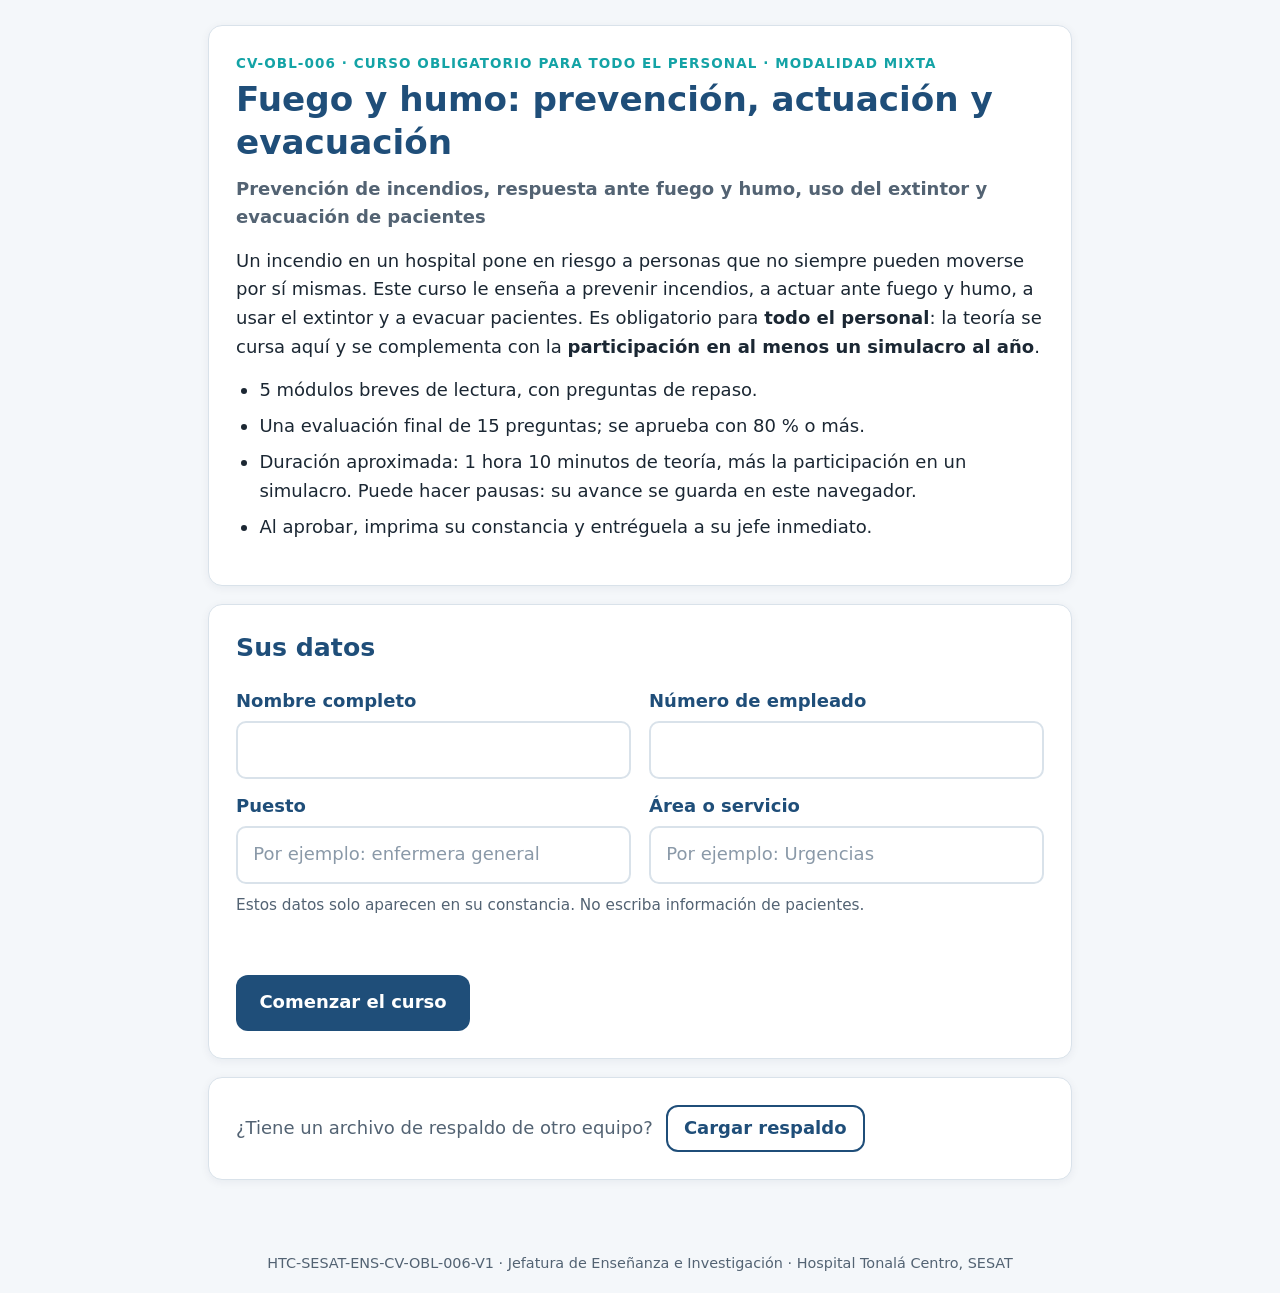
<file: cursos/fuego-y-humo/index.html>
<!DOCTYPE html>
<html lang="es">
<head>
<meta charset="utf-8">
<meta name="viewport" content="width=device-width, initial-scale=1">
<title>Fuego y humo · CV-OBL-006</title>
<!-- CV-OBL-006 Fuego y humo — Hospital Tonalá Centro, SESAT.
     Archivo único (HTML + CSS + JavaScript), funciona sin servidor.
     Para editar textos: constantes CURSO, MODULOS, EVALUACION y LISTA. -->
<style>
/* Cursos virtuales sencillos HTC-SESAT — estilos, fondo claro */
:root {
  color-scheme: light;
  --azul: #1F4E79; --azul2: #2D6CA3; --turq: #14A3A6; --turq-cl: #E3F5F5;
  --verde: #2E9D5B; --verde-cl: #E6F5EC; --rojo: #B83227; --rojo-cl: #FBEAE8;
  --ambar-cl: #FFF5E0; --fondo: #F4F7FA; --borde: #D9E2EA; --texto: #1B2733; --tenue: #536373;
}
* { box-sizing: border-box; }
html { font-size: 18px; background: var(--fondo); }
body { margin: 0; background: var(--fondo); color: var(--texto); font-family: "Segoe UI", system-ui, -apple-system, Roboto, Arial, sans-serif; line-height: 1.6; }
button, input, select { font: inherit; color: inherit; }
.oculto { display: none !important; }
:focus-visible { outline: 3px solid var(--turq); outline-offset: 2px; }

header.barra { background: #fff; border-bottom: 1px solid var(--borde); position: sticky; top: 0; z-index: 10; }
.barra-in { max-width: 900px; margin: 0 auto; padding: .6rem 1rem; display: flex; align-items: center; gap: 1rem; flex-wrap: wrap; }
.marca { font-weight: 800; color: var(--azul); line-height: 1.2; }
.marca small { display: block; font-weight: 600; color: var(--tenue); font-size: .72rem; }
.prog { flex: 1 1 200px; }
.prog .t { font-size: .75rem; color: var(--tenue); font-weight: 600; }
.pbar { height: 10px; background: #E5ECF2; border-radius: 99px; overflow: hidden; }
.pbar span { display: block; height: 100%; width: 0; background: linear-gradient(90deg, var(--turq), var(--verde)); transition: width .5s; }

main { max-width: 900px; margin: 0 auto; padding: 1.4rem 1rem 3rem; }
.card { background: #fff; border: 1px solid var(--borde); border-radius: 14px; padding: 1.5rem; box-shadow: 0 2px 10px rgba(16,42,67,.06); }
.card + .card { margin-top: 1rem; }
h1, h2, h3 { color: var(--azul); line-height: 1.25; margin: 0 0 .6rem; }
h1 { font-size: 1.9rem; } h2 { font-size: 1.4rem; } h3 { font-size: 1.12rem; }
p { margin: 0 0 .8rem; }
.kicker { text-transform: uppercase; letter-spacing: .08em; font-size: .75rem; font-weight: 800; color: var(--turq); margin-bottom: .2rem; }
.tenue { color: var(--tenue); }
ul.lst { margin: 0 0 .9rem; padding-left: 1.3rem; } ul.lst li { margin-bottom: .4rem; }

.btn { display: inline-flex; align-items: center; justify-content: center; gap: .4rem; border: 0; border-radius: 12px; padding: .75rem 1.3rem; font-weight: 700; cursor: pointer; min-height: 48px; font-size: 1rem; }
.btn-p { background: var(--azul); color: #fff; } .btn-p:hover { background: #183F63; }
.btn-s { background: #fff; color: var(--azul); border: 2px solid var(--azul); } .btn-s:hover { background: var(--fondo); }
.btn-v { background: var(--verde); color: #fff; }
.btn-x { background: #fff; color: var(--rojo); border: 2px solid #E7B5AF; }
.btn[disabled] { opacity: .45; cursor: not-allowed; }
.acc { display: flex; gap: .7rem; flex-wrap: wrap; margin-top: 1.2rem; align-items: center; }
.acc .der { margin-left: auto; }

label { display: block; font-weight: 700; color: var(--azul); margin: .7rem 0 .3rem; }
input[type=text], select { width: 100%; border: 2px solid var(--borde); border-radius: 10px; padding: .7rem .85rem; background: #fff; color: var(--texto); -webkit-text-fill-color: var(--texto); }
input[type=text]:focus, select:focus { border-color: var(--turq); outline: none; }
input::placeholder { color: #8A99A8; -webkit-text-fill-color: #8A99A8; }
.campos { display: grid; grid-template-columns: 1fr 1fr; gap: 0 1rem; }
.aviso { font-size: .85rem; color: var(--tenue); margin-top: .5rem; }
.error { color: var(--rojo); font-weight: 600; font-size: .9rem; min-height: 1.2rem; margin-top: .4rem; }

.mods { display: grid; gap: .8rem; }
.mod { display: flex; gap: 1rem; align-items: center; background: #fff; border: 1px solid var(--borde); border-radius: 14px; padding: 1rem 1.1rem; }
.mod .n { width: 48px; height: 48px; border-radius: 50%; display: grid; place-items: center; font-weight: 800; font-size: 1.2rem; background: var(--turq-cl); color: #0E5A6B; flex: none; }
.mod.hecho .n { background: var(--verde); color: #fff; }
.mod.bloq { opacity: .6; }
.mod .info { flex: 1; min-width: 0; }
.mod .info b { display: block; color: var(--azul); font-size: 1.05rem; }
.mod .info small { color: var(--tenue); }
.estado { display: inline-block; font-size: .78rem; font-weight: 700; border-radius: 99px; padding: .1rem .6rem; margin-top: .2rem; }
.e-ok { background: var(--verde-cl); color: #1E6B3E; } .e-cur { background: var(--ambar-cl); color: #7A4F0E; } .e-no { background: #EEF1F4; color: #5B6B7A; }

.paso { font-size: .85rem; color: var(--tenue); font-weight: 600; }
table.t { width: 100%; border-collapse: collapse; margin: .2rem 0 1rem; font-size: .95rem; }
table.t th { background: var(--azul); color: #fff; text-align: left; padding: .5rem .7rem; }
table.t td { padding: .5rem .7rem; border-bottom: 1px solid var(--borde); vertical-align: top; }
table.t tr:nth-child(even) td { background: #F8FAFC; }
.nota, .alerta, .pend { border-radius: 10px; padding: .8rem 1rem; margin: .4rem 0 1rem; border-left: 5px solid; }
.nota { background: var(--turq-cl); border-color: var(--turq); }
.alerta { background: var(--rojo-cl); border-color: var(--rojo); }
.pend { background: var(--ambar-cl); border-color: #D69E2E; font-size: .9rem; }
.pend b:first-child { color: #7A4F0E; }

.preg { font-size: 1.12rem; font-weight: 700; margin-bottom: .9rem; }
.ops { display: grid; gap: .6rem; }
.op { text-align: left; display: flex; gap: .7rem; align-items: flex-start; background: #fff; border: 2px solid var(--borde); border-radius: 12px; padding: .75rem .9rem; cursor: pointer; min-height: 50px; }
.op:hover:not([disabled]) { border-color: var(--turq); }
.op .l { width: 28px; height: 28px; border-radius: 7px; background: var(--fondo); color: var(--azul); display: grid; place-items: center; font-weight: 800; flex: none; font-size: .88rem; }
.op.sel { border-color: var(--azul); background: #F1F6FB; } .op.sel .l { background: var(--azul); color: #fff; }
.op.bien { border-color: var(--verde); background: var(--verde-cl); } .op.bien .l { background: var(--verde); color: #fff; }
.op.mal { border-color: var(--rojo); background: var(--rojo-cl); } .op.mal .l { background: var(--rojo); color: #fff; }
.op[disabled] { cursor: default; }
.fb { margin-top: 1rem; border-radius: 12px; padding: .9rem 1rem; }
.fb.ok { background: var(--verde-cl); color: #1E5233; } .fb.no { background: var(--rojo-cl); color: #6E1F17; }
.evq { border-top: 1px solid var(--borde); padding-top: 1.1rem; margin-top: 1.1rem; }
.evq:first-of-type { border-top: 0; margin-top: 0; padding-top: 0; }
.resultado { text-align: center; padding: 1rem 0; }
.resultado .cal { font-size: 3rem; font-weight: 800; line-height: 1; }
.cal.ok { color: var(--verde); } .cal.no { color: var(--rojo); }

ol.pasos { counter-reset: p; list-style: none; margin: 0 0 1rem; padding: 0; }
ol.pasos li { counter-increment: p; position: relative; padding: .55rem .7rem .55rem 3rem; border-bottom: 1px solid var(--borde); }
ol.pasos li::before { content: counter(p); position: absolute; left: .4rem; top: .45rem; width: 1.9rem; height: 1.9rem; border-radius: 50%; background: var(--turq-cl); color: #0E5A6B; font-weight: 800; display: grid; place-items: center; font-size: .9rem; }
.reloj { display: flex; gap: 1rem; align-items: center; justify-content: space-between; flex-wrap: wrap; background: #F1F6FB; border: 2px dashed #9DB8D3; border-radius: 12px; padding: .9rem 1rem; margin: .4rem 0 1rem; }
.reloj > div:first-child { flex: 1 1 260px; font-size: .95rem; }
.reloj-c { display: flex; align-items: center; gap: .8rem; }
.reloj .seg { font-size: 1.8rem; font-weight: 800; color: var(--azul); min-width: 4.5rem; text-align: center; font-variant-numeric: tabular-nums; }
.reloj.corre { border-color: var(--turq); background: var(--turq-cl); }
.reloj.fin { border-color: var(--verde); background: var(--verde-cl); } .reloj.fin .seg { color: var(--verde); font-size: 1.3rem; }

/* constancia */
.comp h1 { font-size: 1.5rem; text-align: center; }
.comp .inst { text-align: center; color: var(--tenue); margin-bottom: 1rem; }
.chk { display: flex; gap: .6rem; align-items: flex-start; padding: .3rem 0; border-bottom: 1px dashed var(--borde); font-size: .95rem; }
.chk .c { width: 18px; height: 18px; border: 2px solid #7F8C99; border-radius: 4px; flex: none; margin-top: .2rem; }
.firmas { display: grid; grid-template-columns: repeat(3, 1fr); gap: 1.2rem; margin-top: 2.5rem; text-align: center; font-size: .85rem; }
.firmas div { border-top: 1px solid #555; padding-top: .3rem; }

footer { text-align: center; color: var(--tenue); font-size: .8rem; padding: 1rem; }
.toast { position: fixed; left: 50%; bottom: 1.2rem; transform: translateX(-50%); background: var(--azul); color: #fff; padding: .7rem 1.1rem; border-radius: 10px; z-index: 30; box-shadow: 0 6px 20px rgba(0,0,0,.18); max-width: 90vw; }
.velo { position: fixed; inset: 0; background: rgba(16,32,48,.45); display: grid; place-items: center; padding: 1rem; z-index: 40; }
.modal { background: #fff; border-radius: 14px; padding: 1.4rem; max-width: 520px; width: 100%; }

@media (max-width: 640px) {
  html { font-size: 17px; }
  .card { padding: 1.1rem; }
  .campos { grid-template-columns: 1fr; }
  .acc .btn { flex: 1 1 auto; } .acc .der { margin-left: 0; }
  h1 { font-size: 1.55rem; }
  .firmas { grid-template-columns: 1fr; gap: 2rem; }
  table.t { font-size: .88rem; }
  table.t td { overflow-wrap: anywhere; }
  table.t3 thead { display: none; }
  table.t3, table.t3 tbody, table.t3 tr, table.t3 td { display: block; width: 100%; }
  table.t3 tr { border: 1px solid var(--borde); border-radius: 10px; margin-bottom: .7rem; overflow: hidden; }
  table.t3 td { border-bottom: 1px solid var(--borde); background: #fff !important; }
  table.t3 td:first-child { background: #F1F6FB !important; }
  table.t3 td:last-child { border-bottom: 0; }
  table.t3 td:not(:first-child)::before { content: attr(data-h); display: block; font-size: .72rem; font-weight: 800; text-transform: uppercase; letter-spacing: .05em; color: var(--tenue); }
}
@media print {
  html, body { background: #fff; font-size: 11pt; }
  header.barra, footer, .no-imp, .toast, .reloj { display: none !important; }
  main { padding: 0; max-width: none; }
  .card { border: 0; box-shadow: none; padding: 0; }
  table.t th { background: #1F4E79 !important; color: #fff !important; -webkit-print-color-adjust: exact; print-color-adjust: exact; }
}

</style>
</head>
<body>
<header class="barra oculto" id="barra"><div class="barra-in">
  <div class="marca">Fuego y humo<small>CV-OBL-006 · Hospital Tonalá Centro, SESAT</small></div>
  <div class="prog"><div class="t" id="ptxt"></div><div class="pbar" role="progressbar" aria-label="Avance del curso" aria-valuemin="0" aria-valuemax="100" aria-valuenow="0"><span id="pbar"></span></div></div>
</div></header>
<main id="app"></main>
<input type="file" id="archivo" accept=".json,application/json" hidden>
<footer>HTC-SESAT-ENS-CV-OBL-006-V1 · Jefatura de Enseñanza e Investigación · Hospital Tonalá Centro, SESAT</footer>
<script>
/* ==========================================================================
   CONTENIDO — CV-OBL-006 Prevención y actuación ante fuego y humo;
   evacuación de pacientes (modalidad mixta: teoría virtual + simulacro)
   Fuente única para el curso HTML y para el documento de sustento (.docx).
   Bloques de cada página: ["p", texto] · ["lista", [..]] · ["pasos", [..]]
   · ["tabla", [encabezados], [[filas]]] · ["nota", texto] · ["alerta", texto]
   · ["pendiente", texto] · ["reloj", segundos, texto]
   Preguntas: la PRIMERA opción es la correcta (el curso las baraja al mostrarlas).
   El texto admite **negritas**.
   ========================================================================== */
const CURSO = {
  clave: "HTC-SESAT-ENS-CV-OBL-006-V1",
  corta: "CV-OBL-006",
  titulo: "Fuego y humo: prevención, actuación y evacuación",
  subtitulo: "Prevención de incendios, respuesta ante fuego y humo, uso del extintor y evacuación de pacientes",
  institucion: "Hospital Tonalá Centro, SESAT · Jefatura de Enseñanza e Investigación",
  duracion: "1 hora 10 minutos de teoría, más la participación en un simulacro",
  aprobacion: 80,
  tipo: "Curso obligatorio para todo el personal · modalidad mixta",
  presentacion: "Un incendio en un hospital pone en riesgo a personas que no siempre pueden moverse por sí mismas. Este curso le enseña a prevenir incendios, a actuar ante fuego y humo, a usar el extintor y a evacuar pacientes. Es obligatorio para **todo el personal**: la teoría se cursa aquí y se complementa con la **participación en al menos un simulacro al año**.",
  guardado: "fuego_CV-OBL-006_v1",
  appId: "FUEGO_CV-OBL-006",
  archivo: "Fuego_y_humo",
  constancia: "Constancia de capacitación · Prevención y actuación ante fuego y humo",
  vigenciaMeses: 12,
  vigenciaNota: "siempre que participe al menos en un simulacro en el año",
  firmas: ["Trabajador(a)", "Jefe(a) inmediato(a) o jefe(a) de brigada", "Jefatura de Enseñanza e Investigación"],
  notaConstancia: "Entregue esta constancia firmada a su jefe inmediato. La parte práctica se completa con su participación en un simulacro, que se registra en la lista de asistencia del simulacro. La Jefatura de Enseñanza conserva el registro y lo comparte con el área responsable del programa de seguridad contra fuego y humo.",
};

const MODULOS = [
  /* ------------------------------------------------------------------ 1 */
  { id: 1, titulo: "El fuego y su prevención", min: 15,
    objetivo: "Explicar cómo se produce un incendio, por qué el hospital es un entorno de alto riesgo y qué medidas de prevención le corresponden.",
    paginas: [
      { t: "Cómo se produce el fuego", b: [
        ["p", "El fuego necesita cuatro elementos al mismo tiempo. Si se elimina cualquiera de ellos, el fuego se apaga o no se inicia."],
        ["tabla", ["Elemento", "Ejemplos en el hospital", "Cómo se elimina"], [
          ["**Combustible**", "Papel, cajas, ropa de cama, colchones, plásticos, alcohol, gel alcoholado, solventes.", "Orden y limpieza; inflamables en recipientes cerrados y lejos del calor."],
          ["**Oxígeno**", "El aire y, sobre todo, el **oxígeno medicinal**, que hace que todo arda más rápido y con más fuerza.", "Cerrar válvulas que no se usan; cerrar puertas para limitar el aire."],
          ["**Calor**", "Cortocircuitos, equipos sobrecalentados, parrillas, cigarros, chispas de soldadura, electrocauterio.", "Revisar instalaciones y equipos; prohibición de fumar; control de fuentes de ignición."],
          ["**Reacción en cadena**", "El fuego se mantiene y crece mientras los tres anteriores estén presentes.", "Agente extintor adecuado."]]],
        ["nota", "El humo es más peligroso que las llamas: la mayoría de las muertes en un incendio se deben a la inhalación de humo y gases tóxicos, no a las quemaduras."]] },
      { t: "Por qué un hospital es de alto riesgo", b: [
        ["lista", [
          "Muchos pacientes **no pueden moverse por sí mismos**: encamados, en cirugía, conectados a equipos, sedados, recién nacidos.",
          "Hay **oxígeno medicinal** en tomas de pared, cilindros y concentradores.",
          "Funcionan muchos **equipos eléctricos** durante las 24 horas.",
          "Se almacenan **materiales inflamables**: alcohol, antisépticos, gel alcoholado, papel, ropa y plásticos.",
          "Hay áreas con fuentes de calor: cocina, lavandería, cuarto de máquinas, quirófano."]],
        ["alerta", "En una atmósfera enriquecida con oxígeno, la ropa de cama, la bata y el cabello del paciente pueden encenderse con una chispa pequeña y arder muy rápido."],
        ["pendiente", "Mapa institucional de áreas de mayor riesgo de incendio."]] },
      { t: "Prevención en su trabajo diario", b: [
        ["tabla", ["Riesgo", "Qué hacer"], [
          ["**Oxígeno**", "Cilindros siempre sujetos en su carro o portacilindros; válvula cerrada cuando no se usa; sin aceite ni grasa en válvulas y conexiones; lejos de fuentes de calor y chispas."],
          ["**Electricidad**", "No sobrecargue contactos ni conecte extensiones o multicontactos en cadena; no use cables dañados; reporte de inmediato chispas, olor a quemado o equipos que se calientan."],
          ["**Inflamables**", "Alcohol, antisépticos y solventes en su envase cerrado, en cantidades mínimas en el área y lejos del calor. Deje secar las soluciones con alcohol antes de usar equipos que generen chispas."],
          ["**Orden y limpieza**", "No acumule papel ni cajas; no bloquee rutas de evacuación, salidas, extintores ni tableros eléctricos."],
          ["**Puertas cortafuego**", "Deben cerrarse solas; nunca las mantenga abiertas con cuñas, sillas o amarres."],
          ["**Tabaco**", "Está prohibido fumar en todo el hospital."]]],
        ["nota", "Los trabajos con calor o chispas (soldadura, corte) durante obras o mantenimiento solo se realizan con autorización, con un extintor a la mano y con vigilancia."]] },
    ],
    repaso: [
      { q: "¿Por qué el oxígeno medicinal aumenta el riesgo de incendio?", ops: ["Porque hace que los materiales ardan más rápido y con más fuerza", "Porque es un combustible que explota solo", "Porque produce chispas al salir", "No aumenta el riesgo"], exp: "El oxígeno no arde por sí mismo, pero acelera intensamente la combustión." },
      { q: "Encuentra la puerta cortafuego del pasillo detenida con una cuña. ¿Qué hace?", ops: ["Retira la cuña para que cierre y lo reporta como condición insegura", "La deja así para facilitar el paso", "Coloca una silla para que no se mueva", "Espera a que Mantenimiento la revise"], exp: "Una puerta cortafuego abierta deja pasar el humo y el fuego a otras áreas." }],
  },

  /* ------------------------------------------------------------------ 2 */
  { id: 2, titulo: "Qué hacer ante fuego o humo: R-A-C-E", min: 15,
    objetivo: "Aplicar la secuencia R-A-C-E y protegerse del humo ante un incendio.",
    paginas: [
      { t: "La secuencia R-A-C-E", b: [
        ["tabla", ["Paso", "Qué hacer"], [
          ["**R — Rescatar**", "Retire a las personas que estén en **peligro inmediato**, sin arriesgar su vida."],
          ["**A — Alarmar**", "Active la alarma o avise de inmediato por el medio institucional, y alerte a quienes estén cerca."],
          ["**C — Contener**", "Cierre puertas y ventanas para limitar el humo y el aire que alimenta el fuego."],
          ["**E — Extinguir o evacuar**", "Si el fuego es pequeño, está capacitado y tiene una salida a su espalda, use el extintor; si no, evacue."]]],
        ["nota", "Si hay varias personas, los pasos se realizan al mismo tiempo: mientras una rescata, otra da la alarma y otra cierra las puertas."]] },
      { t: "Cómo dar la alarma", b: [
        ["pasos", [
          "Active la **estación manual de alarma** más cercana, si existe, o llame a la extensión de emergencias.",
          "Diga con calma: **qué** ocurre (fuego, humo, olor a quemado), **dónde exactamente** (piso, área, cuarto) y si hay **personas atrapadas o pacientes en riesgo**.",
          "Avise a su jefe inmediato o al responsable del área.",
          "Si la emergencia rebasa al hospital, la persona designada llama al **911**."]],
        ["pendiente", "Clave institucional de alerta de incendio, extensión de emergencias, ubicación de estaciones manuales de alarma y persona designada para llamar al 911."]] },
      { t: "Protegerse del humo", b: [
        ["lista", [
          "El humo caliente sube: si hay humo, **agáchese o gatee**, donde el aire está más limpio.",
          "Cúbrase la nariz y la boca con un trapo, de preferencia húmedo.",
          "Antes de abrir una puerta, **tóquela con el dorso de la mano**: si está caliente, no la abra y busque otra salida.",
          "Al salir de un cuarto, **cierre la puerta** detrás de usted.",
          "**Nunca use los elevadores** durante un incendio.",
          "Si queda atrapado: cierre la puerta, selle las rendijas con ropa o sábanas húmedas, llame para informar dónde está y hágase ver desde una ventana."]],
        ["alerta", "Si la ropa de una persona se enciende: que se **detenga, se tire al suelo y ruede**, cubriéndose la cara. También puede sofocar las llamas cubriéndola con una manta. Nunca deje que corra."]] },
    ],
    repaso: [
      { q: "Descubre fuego en un cesto de basura junto a la cama de un paciente. ¿Qué hace primero?", ops: ["Retira al paciente del peligro inmediato (Rescatar)", "Busca el extintor antes de mover a nadie", "Abre las ventanas para que salga el humo", "Llama a su casa para avisar"], exp: "El primer paso de R-A-C-E es rescatar a quien está en peligro inmediato." },
      { q: "Antes de abrir una puerta durante un incendio, ¿qué debe hacer?", ops: ["Tocarla con el dorso de la mano; si está caliente, no abrirla", "Abrirla de golpe para salir rápido", "Mojarla con agua", "Romper el vidrio para ver qué hay detrás"], exp: "Una puerta caliente indica fuego del otro lado." }],
  },

  /* ------------------------------------------------------------------ 3 */
  { id: 3, titulo: "Uso del extintor", min: 10,
    objetivo: "Elegir el extintor adecuado, decidir cuándo intentar apagar un fuego y usar el extintor con la técnica correcta.",
    paginas: [
      { t: "Clases de fuego y extintores", b: [
        ["tabla", ["Clase", "Qué arde", "Extintor adecuado"], [
          ["**A**", "Sólidos: papel, madera, tela, plásticos.", "Polvo químico seco (PQS) tipo ABC; agua."],
          ["**B**", "Líquidos y gases inflamables: alcohol, solventes, gasolina, gas.", "PQS tipo ABC o BC; dióxido de carbono (CO₂)."],
          ["**C**", "Equipos e instalaciones eléctricas energizadas.", "CO₂ o PQS. **Nunca agua.**"],
          ["**D**", "Metales combustibles.", "Agente especial para metales."],
          ["**K**", "Aceites y grasas de cocina.", "Extintor tipo K (acetato de potasio)."]]],
        ["nota", "En la mayoría de las áreas del hospital hay extintores de polvo químico seco ABC. En áreas con equipo electrónico delicado suele haber extintores de CO₂, que no dejan residuo; en la cocina, extintores tipo K. Lea la etiqueta antes de usarlo."],
        ["pendiente", "Tipo y ubicación de los extintores por área (mapa de extintores)."]] },
      { t: "¿Debo intentar apagarlo?", b: [
        ["p", "Intente apagar el fuego **solo si se cumplen todas** estas condiciones:"],
        ["lista", [
          "Ya se dio la alarma.",
          "El fuego es **pequeño e incipiente**, como el de un cesto de basura.",
          "Tiene el **extintor adecuado** y sabe usarlo.",
          "Tiene una **salida a su espalda** y el humo no le impide respirar."]],
        ["alerta", "Un extintor portátil se descarga en pocos segundos. Si el fuego no disminuye de inmediato o empieza a extenderse, retírese, cierre la puerta y evacue."]] },
      { t: "La técnica: J-A-A-B", b: [
        ["pasos", [
          "**Jale el seguro** (pasador) rompiendo el sello.",
          "**Apunte** la boquilla o manguera **a la base del fuego**, a unos 2 a 3 metros de distancia.",
          "**Apriete la palanca** de forma continua.",
          "**Barra de lado a lado** la base del fuego hasta que se apague, avanzando poco a poco."]],
        ["reloj", 10, "Repase mentalmente los cuatro pasos antes de que termine el tiempo: jale, apunte, apriete, barra."],
        ["lista", [
          "Una vez apagado, vigile que no se reavive y aléjese sin dar la espalda al fuego.",
          "Avise que se usó el extintor para que se recargue o se reemplace; un extintor usado, aunque sea poco, ya no está listo."]],
        ["nota", "Revise los extintores de su área: deben estar visibles, señalizados y sin obstáculos, con el manómetro en la zona verde, el seguro y el sello completos y la etiqueta de servicio vigente. Si no es así, repórtelo como condición insegura."]] },
    ],
    repaso: [
      { q: "Un monitor conectado a la corriente empieza a echar humo y una pequeña llama. ¿Qué extintor NO debe usar?", ops: ["De agua", "De CO₂", "De polvo químico seco ABC", "De polvo químico seco BC"], exp: "El agua conduce la electricidad; en fuegos clase C se usa CO₂ o PQS." },
      { q: "¿Hacia dónde se dirige la descarga del extintor?", ops: ["A la base del fuego", "A la parte alta de las llamas", "Al humo", "Al techo"], exp: "El agente debe llegar al combustible que arde, en la base del fuego." }],
  },

  /* ------------------------------------------------------------------ 4 */
  { id: 4, titulo: "Evacuación de pacientes", min: 15,
    objetivo: "Participar en la evacuación segura de pacientes según el tipo de evacuación, el orden y los métodos de traslado.",
    paginas: [
      { t: "Tipos de evacuación", b: [
        ["tabla", ["Tipo", "Qué es", "Cuándo"], [
          ["**Horizontal**", "Traslado a una zona segura **del mismo piso**, al otro lado de puertas cortafuego o de un muro que contenga el humo.", "Es la primera opción: rápida y con menos riesgo para el paciente."],
          ["**Vertical**", "Traslado a otro piso, por las escaleras, normalmente hacia abajo.", "Cuando la zona segura del mismo piso no basta o también está en riesgo."],
          ["**Total**", "Salida de todos los ocupantes del edificio hacia el punto de reunión.", "Cuando lo ordena el responsable de la emergencia."]]],
        ["nota", "Salvo peligro inmediato, la evacuación la ordena el jefe de brigada o el responsable de la emergencia. Siga sus indicaciones y no tome decisiones por su cuenta."],
        ["pendiente", "Zonas seguras de cada piso, rutas de evacuación, escaleras y puntos de reunión del Hospital Tonalá Centro."]] },
      { t: "Orden y métodos de traslado", b: [
        ["pasos", [
          "Primero, quienes están en **peligro inmediato**.",
          "Después, los pacientes que **pueden caminar**, guiados por una persona del personal, para liberar el paso.",
          "Luego, los pacientes en **silla de ruedas** o que requieren apoyo.",
          "Al final, los pacientes **encamados o en estado crítico**, que requieren más personal y equipo."]],
        ["tabla", ["Paciente", "Método"], [
          ["Puede caminar", "Guiado en grupo, tomado del brazo o en fila."],
          ["Silla de ruedas", "Traslado en la silla; en escaleras, entre dos o más personas."],
          ["Encamado", "En camilla o en su cama si cabe por la ruta; si no, arrastre con sábana o colchón."],
          ["Con oxígeno", "Cambio a cilindro portátil antes del traslado."],
          ["Con ventilación mecánica", "Ventilación manual con bolsa durante el traslado, por personal clínico."],
          ["En hemodiálisis", "Desconexión de emergencia conforme al procedimiento de la Unidad."]]],
        ["pendiente", "Procedimiento de desconexión de emergencia en hemodiálisis y procedimiento de evacuación de quirófano y áreas críticas."]] },
      { t: "Durante y después de la evacuación", b: [
        ["lista", [
          "**Nunca use los elevadores.**",
          "Revise cada cuarto, baño y área; al salir, **cierre la puerta** y márquela como revisada según el método del hospital.",
          "Si es seguro, lleve el censo o la lista de pacientes y los expedientes; no regrese por objetos personales.",
          "En el punto de reunión, **pase lista** de pacientes y personal e informe al responsable de quién falta.",
          "No regrese al edificio hasta que el responsable de la emergencia lo autorice.",
          "Mantenga la vigilancia de los pacientes evacuados y su tratamiento en la zona segura."]],
        ["alerta", "El cierre de las válvulas de zona de oxígeno y gases medicinales lo realiza solo el personal autorizado, cuando lo indica el responsable de la emergencia y después de asegurar oxígeno portátil a los pacientes que dependen de él."]] },
    ],
    repaso: [
      { q: "¿Cuál es la primera opción de evacuación en un hospital?", ops: ["Horizontal: a una zona segura del mismo piso", "Total: todos fuera del edificio", "Vertical: a otro piso por el elevador", "Esperar a los bomberos sin mover a nadie"], exp: "La evacuación horizontal es rápida y de menor riesgo para el paciente." },
      { q: "Debe evacuar a un paciente encamado y la cama no cabe por la ruta. ¿Qué método puede usar?", ops: ["Arrastre con sábana o colchón", "Esperar a que pase el fuego", "Pedirle que camine", "Trasladarlo por el elevador"], exp: "El arrastre con sábana o colchón permite mover a un paciente encamado con poco personal." }],
  },

  /* ------------------------------------------------------------------ 5 */
  { id: 5, titulo: "Brigadas, simulacros y después del incendio", min: 10,
    objetivo: "Conocer la organización de la respuesta a emergencias, su participación en los simulacros y las acciones posteriores a un incendio.",
    paginas: [
      { t: "Brigadas y su papel", b: [
        ["tabla", ["Brigada", "Función principal"], [
          ["**Prevención y combate de incendios**", "Revisa extintores y equipos; actúa en la contención y extinción del fuego incipiente."],
          ["**Evacuación**", "Guía la evacuación por las rutas, revisa áreas y realiza el conteo en el punto de reunión."],
          ["**Primeros auxilios**", "Atiende a las personas lesionadas durante la emergencia."],
          ["**Comunicación**", "Transmite la alarma y la información a la dirección, a los servicios externos y a las familias."]]],
        ["p", "Aunque usted no pertenezca a una brigada, **tiene un papel en el plan de emergencia de su área**: conocer las rutas, apoyar el traslado de pacientes y seguir las indicaciones de los brigadistas."],
        ["pendiente", "Integrantes de las brigadas por turno y área, jefe de brigada y papel de cada puesto en el plan de emergencia del área."]] },
      { t: "Simulacros", b: [
        ["lista", [
          "El hospital realiza **al menos dos simulacros al año**, parciales o totales.",
          "**Todo el personal participa al menos en un simulacro al año.** Su participación queda registrada y completa la parte práctica de este curso.",
          "Durante el simulacro, actúe como si fuera real, pero sin poner en riesgo a los pacientes: el plan define qué pacientes se movilizan y cuáles se simulan.",
          "Después de cada simulacro se evalúan los tiempos, los hallazgos y las mejoras, y se informan a las áreas."]],
        ["nota", "El hospital se coordina con Protección Civil y con el cuerpo de bomberos del municipio para la respuesta a emergencias."]] },
      { t: "Después del incendio", b: [
        ["lista", [
          "No regrese a las áreas afectadas hasta que se autorice.",
          "Informe a su jefe inmediato cualquier lesión, aunque parezca leve.",
          "Notifique el incidente por el mecanismo institucional (curso HTC-SESAT-ENS-CV-OBL-004).",
          "Avise de los extintores usados para su recarga o reemplazo.",
          "Si vivió una situación angustiante, solicite apoyo: es una reacción normal."]],
        ["nota", "Lo esencial: prevenga (oxígeno, electricidad, orden); R-A-C-E; extintor solo en fuego pequeño, con salida a la espalda (J-A-A-B); evacuación horizontal primero; nunca elevadores; y participe en un simulacro cada año."],
        ["p", "Al aprobar la evaluación final obtendrá su **constancia de capacitación**. Imprímala, fírmela y entréguela a su jefe inmediato."]] },
    ],
    repaso: [
      { q: "¿Con qué frecuencia debe participar cada trabajador en un simulacro?", ops: ["Al menos una vez al año", "Una vez cada cinco años", "Solo al ingresar al hospital", "Solo si pertenece a una brigada"], exp: "Todo el personal participa al menos en un simulacro al año." },
      { q: "Después de controlar un fuego pequeño con un extintor, ¿qué debe hacer con él?", ops: ["Avisar que se usó para que se recargue o se reemplace", "Regresarlo a su lugar sin avisar", "Guardarlo en el almacén", "Dejarlo en el piso del área"], exp: "Un extintor usado, aunque sea poco, ya no está listo para otra emergencia." }],
  },
];

/* Evaluación final: 15 reactivos, 3 por módulo. Primera opción = correcta. */
const EVALUACION = [
  { m: 1, q: "¿Cuál es la principal causa de muerte en los incendios?", ops: ["La inhalación de humo y gases tóxicos", "Las quemaduras", "Las caídas al evacuar", "El agua de los extintores"], exp: "El humo es más peligroso que las llamas." },
  { m: 1, q: "¿Cuál es una práctica segura con los cilindros de oxígeno?", ops: ["Mantenerlos sujetos y con la válvula cerrada cuando no se usan", "Lubricar las válvulas con aceite", "Dejarlos acostados en el pasillo", "Colocarlos junto a una fuente de calor para que no se enfríen"], exp: "El aceite o la grasa en contacto con oxígeno pueden encenderse." },
  { m: 1, q: "¿Qué práctica eléctrica aumenta el riesgo de incendio?", ops: ["Conectar multicontactos en cadena", "Reportar un equipo que se calienta", "Desconectar los equipos que no se usan", "Usar cables en buen estado"], exp: "Sobrecargar contactos puede provocar sobrecalentamiento y cortocircuitos." },
  { m: 2, q: "¿Qué significa la «C» de R-A-C-E?", ops: ["Contener: cerrar puertas y ventanas", "Correr hacia la salida", "Cargar el extintor", "Comunicarse con la familia"], exp: "Contener limita la propagación del humo y del fuego." },
  { m: 2, q: "Si hay humo en el pasillo, ¿cómo debe desplazarse?", ops: ["Agachado o gateando, cubriéndose la nariz y la boca", "De pie y corriendo", "Por el elevador", "Con las ventanas abiertas para ventilar"], exp: "El humo caliente sube; cerca del piso el aire está más limpio." },
  { m: 2, q: "¿Qué información debe dar al avisar un incendio?", ops: ["Qué ocurre, dónde exactamente y si hay personas en riesgo", "Solo su nombre", "Solo que hay humo", "El número de pacientes del hospital"], exp: "La ubicación exacta y las personas en riesgo orientan la respuesta." },
  { m: 3, q: "¿Qué tipo de fuego es el de un equipo eléctrico energizado?", ops: ["Clase C", "Clase A", "Clase K", "Clase D"], exp: "Los fuegos en equipos e instalaciones energizadas son clase C." },
  { m: 3, q: "¿Cuál es la secuencia correcta para usar el extintor?", ops: ["Jalar el seguro, apuntar a la base, apretar la palanca y barrer", "Apretar la palanca, jalar el seguro, apuntar al humo y barrer", "Apuntar a las llamas, apretar y esperar", "Barrer, apuntar, jalar y apretar"], exp: "J-A-A-B: jale, apunte a la base, apriete y barra." },
  { m: 3, q: "¿En qué situación NO debe intentar apagar el fuego?", ops: ["Cuando el fuego ya se extiende por el cuarto y el humo dificulta respirar", "Cuando el fuego es pequeño y tiene una salida a su espalda", "Cuando ya se dio la alarma", "Cuando tiene el extintor adecuado"], exp: "Si el fuego crece o el humo impide respirar, se evacua." },
  { m: 4, q: "¿Qué es la evacuación horizontal?", ops: ["El traslado a una zona segura del mismo piso", "El traslado a otro piso", "La salida de todos del edificio", "El traslado de pacientes acostados"], exp: "Es la primera opción por ser rápida y de menor riesgo." },
  { m: 4, q: "¿Qué pacientes se evacuan al final, en general?", ops: ["Los encamados o en estado crítico, que requieren más personal y equipo", "Los que pueden caminar", "Los que están en peligro inmediato", "Los que están en silla de ruedas"], exp: "Primero se evacua a quien está en peligro inmediato y a quienes pueden moverse con rapidez." },
  { m: 4, q: "¿Quién cierra las válvulas de zona de oxígeno durante una emergencia?", ops: ["El personal autorizado, cuando lo indica el responsable y tras asegurar oxígeno portátil a quien lo necesita", "Cualquier persona que llegue primero", "Los familiares de los pacientes", "Nadie; nunca se cierran"], exp: "Cerrar el oxígeno sin preparación puede dañar a los pacientes que dependen de él." },
  { m: 5, q: "¿Cuántos simulacros debe realizar el hospital al año como mínimo?", ops: ["Dos", "Uno cada cinco años", "Ninguno; solo se capacita en línea", "Uno por cada trabajador"], exp: "El programa exige al menos dos simulacros al año, parciales o totales." },
  { m: 5, q: "Usted no pertenece a ninguna brigada. Durante una evacuación, ¿qué hace?", ops: ["Apoya el traslado de pacientes y sigue las indicaciones de los brigadistas", "Se retira del hospital por su cuenta", "Espera en su área sin hacer nada", "Usa el elevador para salir más rápido"], exp: "Todo el personal tiene un papel en el plan de emergencia de su área." },
  { m: 5, q: "Terminó el incendio y usted inhaló algo de humo, pero se siente bien. ¿Qué hace?", ops: ["Lo informa a su jefe inmediato para recibir valoración", "No dice nada porque se siente bien", "Regresa de inmediato a su área", "Espera a terminar el turno para avisar"], exp: "Las lesiones por humo pueden manifestarse después; toda lesión se informa." },
];

/* Parte práctica: verificación en el área y registro del simulacro. */
const LISTA = {
  titulo: "Parte práctica (la completa el jefe inmediato o el jefe de brigada)",
  items: [
    "Ubica en su área los extintores, la estación manual de alarma, las salidas, la ruta de evacuación, la zona segura y el punto de reunión.",
    "Sabe cómo activar la alarma de incendio y a qué extensión llamar.",
    "Demuestra la técnica J-A-A-B con un extintor o un simulador.",
    "Conoce su papel en el plan de emergencia de su área.",
    "Participó en el simulacro del día ____ / ____ / ______ (parcial / total) — anotar en la lista de asistencia del simulacro.",
  ],
};

if (typeof module !== "undefined") module.exports = { CURSO, MODULOS, EVALUACION, LISTA };

/* ==========================================================================
   MOTOR GENÉRICO DE CURSO VIRTUAL SENCILLO — HTC-SESAT · Enseñanza
   Registro → módulos (lecturas + preguntas de repaso) → evaluación final
   (aprobación configurable) → constancia imprimible.
   Todo lo específico del curso está en contenido.js (CURSO, MODULOS,
   EVALUACION y, opcionalmente, LISTA).
   El avance se guarda en el navegador (localStorage) y puede descargarse
   como archivo de respaldo.
   ========================================================================== */
"use strict";
const CLAVE_GUARDADO = CURSO.guardado;
const APP_ID = CURSO.appId;
const LISTA_V = typeof LISTA !== "undefined" ? LISTA : null;
let RELOJ = null;
const LET = ["A", "B", "C", "D"];
let S = null;

/* ---------- utilidades ---------- */
const $ = (s) => document.querySelector(s);
const app = () => document.getElementById("app");
function esc(t) { return String(t == null ? "" : t).replace(/&/g, "&amp;").replace(/</g, "&lt;").replace(/>/g, "&gt;").replace(/"/g, "&quot;"); }
function fmt(t) { return esc(t).replace(/\*\*([^*]+)\*\*/g, "<b>$1</b>"); }
function hoy(iso) { try { return new Date(iso).toLocaleDateString("es-MX", { day: "numeric", month: "long", year: "numeric" }); } catch (e) { return iso; } }
function hash(s) { let h = 2166136261; for (let i = 0; i < s.length; i++) { h ^= s.charCodeAt(i); h = Math.imul(h, 16777619); } return h >>> 0; }
/** Orden de opciones estable para una misma clave (no cambia al recargar). */
function orden(n, clave) { const a = [...Array(n).keys()]; let s = hash(clave) || 1; for (let i = n - 1; i > 0; i--) { s = (Math.imul(s, 1103515245) + 12345) >>> 0; const j = s % (i + 1); [a[i], a[j]] = [a[j], a[i]]; } return a; }
function vence(iso, meses) { const d = new Date(iso); d.setMonth(d.getMonth() + meses); return d.toISOString(); }
function arriba() { window.scrollTo(0, 0); }
function toast(t) { const d = document.createElement("div"); d.className = "toast"; d.setAttribute("role", "status"); d.textContent = t; document.body.appendChild(d); setTimeout(() => d.remove(), 3500); }

/* ---------- guardado ---------- */
function guardar() { if (!S) return; S.mod = Date.now(); try { localStorage.setItem(CLAVE_GUARDADO, JSON.stringify(S)); } catch (e) { /* sin almacenamiento: usar respaldo */ } }
function cargar() { try { const t = localStorage.getItem(CLAVE_GUARDADO); const o = t ? JSON.parse(t) : null; return valido(o) ? o : null; } catch (e) { return null; } }
function valido(o) { return o && typeof o.nombre === "string" && o.mods && o.ev; }
function nuevo(datos) { return Object.assign({ v: 1, inicio: new Date().toISOString(), mods: {}, ev: { intentos: [], actual: null, aprobado: false }, pantalla: "menu" }, datos); }
function M(id) { if (!S.mods[id]) S.mods[id] = { pag: 0, resp: {}, hecho: false, fecha: null }; return S.mods[id]; }
function ir(p, extra) { S.pantalla = p; Object.assign(S, extra || {}); guardar(); render(); arriba(); }

function descargarRespaldo() {
  guardar();
  const datos = JSON.stringify({ app: APP_ID, guardado: new Date().toISOString(), estado: S });
  const nombre = "Respaldo_" + CURSO.archivo + "_" + (S.nombre || "").normalize("NFD").replace(/[̀-ͯ]/g, "").replace(/[^A-Za-z0-9]+/g, "_").slice(0, 40) + ".json";
  try { const url = URL.createObjectURL(new Blob([datos], { type: "application/json" })); const a = document.createElement("a"); a.href = url; a.download = nombre; document.body.appendChild(a); a.click(); setTimeout(() => { URL.revokeObjectURL(url); a.remove(); }, 1500); toast("Respaldo descargado."); }
  catch (e) { toast("Este navegador no permitió descargar el respaldo."); }
}
function cargarRespaldo() {
  const inp = $("#archivo"); inp.value = "";
  inp.onchange = () => {
    const f = inp.files && inp.files[0]; if (!f || f.size > 1024 * 1024) return toast("El archivo no es un respaldo válido.");
    const r = new FileReader();
    r.onload = () => { let o = null; try { o = JSON.parse(r.result); } catch (e) { /* inválido */ }
      if (!o || o.app !== APP_ID || !valido(o.estado)) return toast("El archivo no es un respaldo válido de este curso.");
      S = o.estado; S.pantalla = "menu"; guardar(); render(); arriba(); toast("Avance recuperado: " + S.nombre); };
    r.readAsText(f);
  };
  inp.click();
}
function confirmar(texto, boton, alAceptar) {
  const v = document.createElement("div"); v.className = "velo";
  v.innerHTML = '<div class="modal" role="dialog" aria-modal="true"><p>' + texto + '</p><div class="acc"><button class="btn btn-x" id="mSi">' + esc(boton) + '</button><button class="btn btn-s" id="mNo">Cancelar</button></div></div>';
  document.body.appendChild(v); $("#mNo").focus();
  $("#mNo").onclick = () => v.remove(); $("#mSi").onclick = () => { v.remove(); alAceptar(); };
}

/* ---------- progreso ---------- */
const hechos = () => MODULOS.filter((m) => S.mods[m.id] && S.mods[m.id].hecho).length;
function progreso() { if (!S) return 0; return Math.round((hechos() + (S.ev.aprobado ? 1 : 0)) / (MODULOS.length + 1) * 100); }
function barra() {
  const b = $("#barra"); if (!S) { b.classList.add("oculto"); return; }
  b.classList.remove("oculto"); const p = progreso();
  $("#pbar").style.width = p + "%"; $("#pbar").parentElement.setAttribute("aria-valuenow", p);
  $("#ptxt").textContent = p + " % · " + hechos() + " de " + MODULOS.length + " módulos" + (S.ev.aprobado ? " · evaluación aprobada" : "");
}

/* ---------- pantallas ---------- */
function render() {
  if (RELOJ) { clearInterval(RELOJ); RELOJ = null; }
  barra();
  if (!S) return pRegistro();
  ({ menu: pMenu, modulo: pModulo, evaluacion: pEvaluacion, comprobante: pComprobante }[S.pantalla] || pMenu)();
}

function pRegistro() {
  const previo = cargar();
  let h = '<div class="card"><div class="kicker">' + CURSO.corta + ' · ' + esc(CURSO.tipo) + '</div><h1>' + CURSO.titulo + '</h1>' +
    '<p class="tenue"><b>' + esc(CURSO.subtitulo) + '</b></p><p>' + fmt(CURSO.presentacion) + '</p>' +
    '<ul class="lst"><li>' + MODULOS.length + ' módulos breves de lectura, con preguntas de repaso.</li><li>Una evaluación final de ' + EVALUACION.length + ' preguntas; se aprueba con ' + CURSO.aprobacion + ' % o más.</li><li>Duración aproximada: ' + CURSO.duracion + '. Puede hacer pausas: su avance se guarda en este navegador.</li><li>Al aprobar, imprima su constancia y entréguela a su jefe inmediato.</li></ul></div>';
  if (previo) h += '<div class="card"><h2>Continuar</h2><p>Hay un avance guardado de <b>' + esc(previo.nombre) + '</b>.</p><div class="acc"><button class="btn btn-p" id="bCont">Continuar mi curso</button><button class="btn btn-x" id="bOtro">Empezar como otra persona</button></div></div>';
  else h += '<div class="card"><h2>Sus datos</h2>' +
    '<div class="campos"><div><label for="fNom">Nombre completo</label><input type="text" id="fNom" maxlength="80" autocomplete="name"></div>' +
    '<div><label for="fEmp">Número de empleado</label><input type="text" id="fEmp" maxlength="20" inputmode="numeric"></div>' +
    '<div><label for="fPue">Puesto</label><input type="text" id="fPue" maxlength="60" placeholder="Por ejemplo: enfermera general"></div>' +
    '<div><label for="fAre">Área o servicio</label><input type="text" id="fAre" maxlength="60" placeholder="Por ejemplo: Urgencias"></div></div>' +
    '<p class="aviso">Estos datos solo aparecen en su constancia. No escriba información de pacientes.</p><p class="error" id="err" role="alert"></p>' +
    '<div class="acc"><button class="btn btn-p" id="bIni">Comenzar el curso</button></div></div>';
  h += '<div class="card"><p class="tenue" style="margin:0">¿Tiene un archivo de respaldo de otro equipo? <button class="btn btn-s" id="bCarg" style="min-height:40px;padding:.4rem .9rem;margin-left:.4rem">Cargar respaldo</button></p></div>';
  app().innerHTML = h;
  $("#bCarg").onclick = cargarRespaldo;
  if (previo) {
    $("#bCont").onclick = () => { S = previo; render(); arriba(); };
    $("#bOtro").onclick = () => confirmar("Se borrará el avance guardado de " + esc(previo.nombre) + ". ¿Desea continuar?", "Borrar y empezar", () => { try { localStorage.removeItem(CLAVE_GUARDADO); } catch (e) { /* sin acción */ } render(); });
  } else {
    $("#bIni").onclick = () => {
      const v = (id) => $(id).value.trim().replace(/\s+/g, " ");
      const d = { nombre: v("#fNom"), empleado: v("#fEmp"), puesto: v("#fPue"), area: v("#fAre") };
      if (d.nombre.length < 5) return ($("#err").textContent = "Escriba su nombre completo.", $("#fNom").focus());
      if (!d.puesto || !d.area) return ($("#err").textContent = "Escriba su puesto y su área o servicio.", (d.puesto ? $("#fAre") : $("#fPue")).focus());
      S = nuevo(d); guardar(); render(); arriba();
    };
  }
}

function pMenu() {
  const todos = hechos() === MODULOS.length;
  let h = '<div class="card"><div class="kicker">' + esc(CURSO.titulo) + ' · ' + CURSO.corta + '</div><h1>Hola, ' + esc(S.nombre.split(" ")[0]) + '</h1><p class="tenue" style="margin:0">Realice los módulos en orden. Cuando termine los ' + MODULOS.length + ', se habilita la evaluación final.</p></div><div class="mods" style="margin-top:1rem">';
  MODULOS.forEach((m, i) => {
    const st = S.mods[m.id]; const bloq = i > 0 && !(S.mods[MODULOS[i - 1].id] && S.mods[MODULOS[i - 1].id].hecho);
    const estado = st && st.hecho ? '<span class="estado e-ok">Completado</span>' : (bloq ? '<span class="estado e-no">Disponible al terminar el módulo ' + (i) + '</span>' : (st && st.pag ? '<span class="estado e-cur">En curso</span>' : '<span class="estado e-cur">Pendiente</span>'));
    h += '<div class="mod' + (st && st.hecho ? " hecho" : "") + (bloq ? " bloq" : "") + '"><div class="n">' + (st && st.hecho ? "✓" : m.id) + '</div><div class="info"><b>' + esc(m.titulo) + '</b><small>' + m.min + ' minutos</small><br>' + estado + '</div>' +
      (bloq ? "" : '<button class="btn ' + (st && st.hecho ? "btn-s" : "btn-p") + '" data-m="' + m.id + '">' + (st && st.hecho ? "Repasar" : (st && st.pag ? "Continuar" : "Iniciar")) + '</button>') + '</div>';
  });
  const ev = S.ev;
  h += '<div class="mod' + (ev.aprobado ? " hecho" : "") + (todos ? "" : " bloq") + '"><div class="n">' + (ev.aprobado ? "✓" : "★") + '</div><div class="info"><b>Evaluación final</b><small>' + EVALUACION.length + ' preguntas · aprobación ' + CURSO.aprobacion + ' %</small><br>' +
    (ev.aprobado ? '<span class="estado e-ok">Aprobada · ' + ev.cal + ' %</span>' : (todos ? '<span class="estado e-cur">' + (ev.intentos.length ? "Intentos: " + ev.intentos.length : "Disponible") + '</span>' : '<span class="estado e-no">Disponible al terminar los ' + MODULOS.length + ' módulos</span>')) + '</div>' +
    (ev.aprobado ? '<button class="btn btn-v" id="bComp">Ver constancia</button>' : (todos ? '<button class="btn btn-p" id="bEv">' + (ev.actual ? "Continuar" : "Presentar") + '</button>' : "")) + '</div></div>';
  h += '<div class="acc no-imp"><button class="btn btn-s" id="bResp">Descargar respaldo</button><button class="btn btn-s" id="bCarg">Cargar respaldo</button><button class="btn btn-x der" id="bReset">Reiniciar curso</button></div>';
  app().innerHTML = h;
  app().querySelectorAll("[data-m]").forEach((b) => b.onclick = () => { const st = M(+b.dataset.m); if (st.hecho) st.pag = 0; ir("modulo", { mid: +b.dataset.m }); });
  if ($("#bEv")) $("#bEv").onclick = () => ir("evaluacion");
  if ($("#bComp")) $("#bComp").onclick = () => ir("comprobante");
  $("#bResp").onclick = descargarRespaldo; $("#bCarg").onclick = cargarRespaldo;
  $("#bReset").onclick = () => confirmar("Se borrará todo su avance en este navegador. ¿Desea reiniciar el curso?", "Reiniciar", () => { try { localStorage.removeItem(CLAVE_GUARDADO); } catch (e) { /* sin acción */ } S = null; render(); arriba(); });
}

function bloque(b) {
  const [t, v, w] = b;
  if (t === "p") return "<p>" + fmt(v) + "</p>";
  if (t === "pasos") return '<ol class="pasos">' + v.map((x) => "<li>" + fmt(x) + "</li>").join("") + "</ol>";
  if (t === "reloj") return '<div class="reloj"><div><b>Práctica guiada</b><br>' + fmt(w) + '</div><div class="reloj-c"><span class="seg" data-s="' + v + '">' + v + ' s</span><button class="btn btn-p" data-reloj="' + v + '">Iniciar</button></div></div>';
  if (t === "lista") return '<ul class="lst">' + v.map((x) => "<li>" + fmt(x) + "</li>").join("") + "</ul>";
  if (t === "tabla") return '<table class="t' + (v.length > 2 ? " t3" : "") + '"><thead><tr>' + v.map((x) => "<th>" + esc(x) + "</th>").join("") + "</tr></thead><tbody>" + w.map((r) => "<tr>" + r.map((c, k) => '<td data-h="' + esc(v[k]) + '">' + fmt(c) + "</td>").join("") + "</tr>").join("") + "</tbody></table>";
  if (t === "nota") return '<div class="nota">' + fmt(v) + "</div>";
  if (t === "alerta") return '<div class="alerta">' + fmt(v) + "</div>";
  if (t === "pendiente") return '<div class="pend"><b>Pendiente de definición institucional:</b> ' + fmt(v) + "</div>";
  return "";
}
function pModulo() {
  const m = MODULOS.find((x) => x.id === S.mid); if (!m) return ir("menu");
  const st = M(m.id); const nL = m.paginas.length, nQ = m.repaso.length, total = nL + nQ + 1;
  const i = Math.min(st.pag, total - 1);
  let h = '<div class="card"><div class="kicker">Módulo ' + m.id + ' de ' + MODULOS.length + ' · ' + esc(m.titulo) + '</div>' +
    '<div class="pbar" style="margin:.3rem 0 1rem"><span style="width:' + Math.round((i + 1) / total * 100) + '%"></span></div>';
  let puede = true;
  if (i < nL) {
    const pg = m.paginas[i];
    if (i === 0) h += '<p class="tenue"><b>Objetivo:</b> ' + esc(m.objetivo) + '</p>';
    h += '<h2>' + esc(pg.t) + '</h2>' + pg.b.map(bloque).join("");
  } else if (i < nL + nQ) {
    const qi = i - nL, q = m.repaso[qi], r = st.resp[qi], ord = orden(q.ops.length, "r" + m.id + "-" + qi);
    const resp = r && r.listo;
    h += '<h2>Repaso ' + (qi + 1) + ' de ' + nQ + '</h2><div class="preg">' + esc(q.q) + '</div><div class="ops">' +
      ord.map((oi, k) => { let c = "op"; if (resp) { if (oi === 0) c += " bien"; else if (r.sel === oi) c += " mal"; } else if (r && r.sel === oi) c += " sel";
        return '<button class="' + c + '" data-o="' + oi + '"' + (resp ? " disabled" : "") + '><span class="l">' + LET[k] + '</span><span>' + esc(q.ops[oi]) + '</span></button>'; }).join("") + '</div>';
    if (resp) h += '<div class="fb ' + (r.sel === 0 ? "ok" : "no") + '" role="status"><b>' + (r.sel === 0 ? "¡Correcto! " : "La respuesta correcta es: " + esc(q.ops[0]) + ". ") + '</b>' + esc(q.exp) + '</div>';
    else { h += '<div class="acc"><button class="btn btn-p" id="bRev"' + (r && r.sel != null ? "" : " disabled") + '>Comprobar</button></div>'; puede = false; }
  } else {
    h += '<h2>¡Módulo completado!</h2><p>Terminó el módulo <b>' + esc(m.titulo) + '</b>.</p><ul class="lst"><li>' + m.paginas.map((p) => esc(p.t)).join("</li><li>") + '</li></ul>';
    if (!st.hecho) { st.hecho = true; st.fecha = new Date().toISOString(); guardar(); barra(); }
  }
  const ult = i === total - 1;
  h += '<div class="acc no-imp">' + (i > 0 ? '<button class="btn btn-s" id="bAnt">Anterior</button>' : "") +
    (ult ? '<button class="btn btn-p" id="bMenu">' + (MODULOS[m.id] && !(S.mods[m.id + 1] && S.mods[m.id + 1].hecho) ? "Ir al módulo " + (m.id + 1) : (hechos() === MODULOS.length && !S.ev.aprobado ? "Ir a la evaluación final" : "Volver al menú")) + '</button>'
      : '<button class="btn btn-p" id="bSig"' + (puede ? "" : " disabled") + '>Siguiente</button>') +
    '<button class="btn btn-s der" id="bSalir">Guardar y salir</button><span class="paso">Página ' + (i + 1) + ' de ' + total + '</span></div></div>';
  app().innerHTML = h;
  app().querySelectorAll(".op[data-o]").forEach((b) => b.onclick = () => { const qi = i - nL; st.resp[qi] = { sel: +b.dataset.o }; guardar(); render(); });
  if ($("#bRev")) $("#bRev").onclick = () => { st.resp[i - nL].listo = true; guardar(); render(); const f = app().querySelector(".fb"); if (f) f.scrollIntoView({ block: "nearest" }); };
  if ($("#bAnt")) $("#bAnt").onclick = () => { st.pag = i - 1; guardar(); render(); arriba(); };
  if ($("#bSig")) $("#bSig").onclick = () => { st.pag = i + 1; guardar(); render(); arriba(); };
  if ($("#bMenu")) $("#bMenu").onclick = () => {
    const sig = MODULOS[m.id];
    if (sig && !(S.mods[sig.id] && S.mods[sig.id].hecho)) ir("modulo", { mid: sig.id });
    else if (hechos() === MODULOS.length && !S.ev.aprobado) ir("evaluacion"); else ir("menu");
  };
  $("#bSalir").onclick = () => ir("menu");
  app().querySelectorAll("[data-reloj]").forEach((b) => b.onclick = () => iniciarReloj(b));
}

/** Cuenta regresiva para practicar la técnica (no se guarda). */
function iniciarReloj(b) {
  if (RELOJ) { clearInterval(RELOJ); RELOJ = null; }
  const caja = b.closest(".reloj"), seg = caja.querySelector(".seg"); let n = +b.dataset.reloj;
  app().querySelectorAll(".reloj").forEach((c) => c.classList.remove("fin", "corre"));
  caja.classList.add("corre"); b.textContent = "Reiniciar"; seg.textContent = n + " s";
  RELOJ = setInterval(() => { n -= 1; seg.textContent = n + " s";
    if (n <= 0) { clearInterval(RELOJ); RELOJ = null; caja.classList.remove("corre"); caja.classList.add("fin"); seg.textContent = "¡Listo!"; b.textContent = "Repetir"; } }, 1000);
}

function pEvaluacion() {
  if (hechos() < MODULOS.length) return ir("menu");
  const ev = S.ev;
  if (!ev.actual) { ev.actual = { n: ev.intentos.length + 1, resp: {}, enviado: false }; guardar(); }
  const a = ev.actual;
  let h = '<div class="card"><div class="kicker">Evaluación final · intento ' + a.n + '</div><h1>Evaluación final: ' + esc(CURSO.titulo) + '</h1>';
  if (!a.enviado) h += '<p>Responda las ' + EVALUACION.length + ' preguntas y pulse «Enviar respuestas». Se aprueba con <b>' + CURSO.aprobacion + ' %</b> (' + Math.ceil(CURSO.aprobacion * EVALUACION.length / 100) + ' aciertos o más).</p>';
  else {
    const ok = EVALUACION.filter((q, k) => a.resp[k] === 0).length, cal = Math.round(ok / EVALUACION.length * 100), aprueba = cal >= CURSO.aprobacion;
    h += '<div class="resultado"><div class="cal ' + (aprueba ? "ok" : "no") + '">' + cal + ' %</div><p><b>' + ok + ' de ' + EVALUACION.length + '</b> respuestas correctas · ' + (aprueba ? "Evaluación aprobada" : "Evaluación no aprobada") + '</p></div>' +
      '<div class="acc no-imp" style="justify-content:center;margin-top:0">' + (aprueba ? '<button class="btn btn-v" id="bComp">Ver e imprimir mi constancia</button>' : '<button class="btn btn-p" id="bOtra">Volver a intentarlo</button><button class="btn btn-s" id="bMenu">Repasar los módulos</button>') + '</div>';
  }
  EVALUACION.forEach((q, k) => {
    const ord = orden(q.ops.length, "e" + a.n + "-" + k), sel = a.resp[k];
    h += '<div class="evq"><div class="preg">' + (k + 1) + '. ' + esc(q.q) + '</div><div class="ops">' +
      ord.map((oi, j) => { let c = "op"; if (a.enviado) { if (oi === 0) c += " bien"; else if (sel === oi) c += " mal"; } else if (sel === oi) c += " sel";
        return '<button class="' + c + '" data-q="' + k + '" data-o="' + oi + '"' + (a.enviado ? " disabled" : "") + ' aria-pressed="' + (sel === oi) + '"><span class="l">' + LET[j] + '</span><span>' + esc(q.ops[oi]) + '</span></button>'; }).join("") + '</div>' +
      (a.enviado ? '<div class="fb ' + (sel === 0 ? "ok" : "no") + '">' + (sel === 0 ? "<b>Correcto.</b> " : "<b>Correcta: " + esc(q.ops[0]) + ".</b> ") + esc(q.exp) + '</div>' : "") + '</div>';
  });
  const cont = Object.keys(a.resp).length;
  if (!a.enviado) h += '<div class="acc no-imp"><button class="btn btn-p" id="bEnv"' + (cont === EVALUACION.length ? "" : " disabled") + '>Enviar respuestas</button><span class="paso">Contestadas: ' + cont + ' de ' + EVALUACION.length + '</span><button class="btn btn-s der" id="bSalir">Guardar y salir</button></div>';
  h += '</div>';
  app().innerHTML = h;
  app().querySelectorAll("[data-q]").forEach((b) => b.onclick = () => {
    a.resp[+b.dataset.q] = +b.dataset.o; guardar();
    const y = window.scrollY; render(); window.scrollTo(0, y);
  });
  if ($("#bEnv")) $("#bEnv").onclick = () => {
    a.enviado = true; const ok = EVALUACION.filter((q, k) => a.resp[k] === 0).length, cal = Math.round(ok / EVALUACION.length * 100);
    ev.intentos.push({ n: a.n, fecha: new Date().toISOString(), aciertos: ok, cal });
    if (cal >= CURSO.aprobacion) { ev.aprobado = true; ev.cal = cal; ev.fecha = new Date().toISOString(); }
    guardar(); render(); arriba();
  };
  if ($("#bOtra")) $("#bOtra").onclick = () => { ev.actual = null; ir("evaluacion"); };
  if ($("#bMenu")) $("#bMenu").onclick = () => { ev.actual = null; ir("menu"); };
  if ($("#bComp")) $("#bComp").onclick = () => { ev.actual = null; ir("comprobante"); };
  if ($("#bSalir")) $("#bSalir").onclick = () => ir("menu");
}

function pComprobante() {
  if (!S.ev.aprobado) return ir("menu");
  const ev = S.ev;
  let h = '<div class="card comp"><div class="inst">' + esc(CURSO.institucion) + '</div><h1>' + esc(CURSO.constancia) + '</h1>' +
    '<p style="text-align:center" class="tenue">' + CURSO.clave + ' · Curso virtual · ' + CURSO.duracion + '</p>' +
    '<table class="t"><tbody>' +
    '<tr><th style="width:38%">Nombre</th><td>' + esc(S.nombre) + '</td></tr>' +
    '<tr><th>Número de empleado</th><td>' + esc(S.empleado || "—") + '</td></tr>' +
    '<tr><th>Puesto</th><td>' + esc(S.puesto) + '</td></tr>' +
    '<tr><th>Área o servicio</th><td>' + esc(S.area) + '</td></tr>' +
    '<tr><th>Fecha de inicio</th><td>' + hoy(S.inicio) + '</td></tr>' +
    '<tr><th>Fecha de acreditación</th><td>' + hoy(ev.fecha) + '</td></tr>' +
    '<tr><th>Calificación final</th><td><b>' + ev.cal + ' %</b> (mínimo aprobatorio ' + CURSO.aprobacion + ' %) · intentos: ' + ev.intentos.length + '</td></tr>' +
    (CURSO.vigenciaMeses ? '<tr><th>Vigencia</th><td>Hasta el ' + hoy(vence(ev.fecha, CURSO.vigenciaMeses)) + (CURSO.vigenciaNota ? ', ' + esc(CURSO.vigenciaNota) : '') + '</td></tr>' : '') +
    '</tbody></table>' +
    '<h3>Módulos concluidos</h3><table class="t"><thead><tr><th>Módulo</th><th>Fecha</th></tr></thead><tbody>' +
    MODULOS.map((m) => '<tr><td>' + m.id + '. ' + esc(m.titulo) + '</td><td>' + (S.mods[m.id] && S.mods[m.id].fecha ? hoy(S.mods[m.id].fecha) : "—") + '</td></tr>').join("") + '</tbody></table>' +
    (LISTA_V ? '<h3>' + esc(LISTA_V.titulo) + '</h3>' + LISTA_V.items.map((x) => '<div class="chk"><span class="c"></span><span>' + esc(x) + '</span></div>').join("") : '') +
    '<div class="firmas">' + CURSO.firmas.map((f, k) => '<div>' + esc(f) + '<br>' + (k === 0 ? esc(S.nombre) : 'Nombre y firma') + '</div>').join("") + '</div>' +
    '<p class="tenue" style="font-size:.8rem;margin-top:1.5rem">' + esc(CURSO.notaConstancia) + '</p>' +
    '<div class="acc no-imp"><button class="btn btn-p" id="bImp">Imprimir o guardar como PDF</button><button class="btn btn-s" id="bResp">Descargar respaldo</button><button class="btn btn-s der" id="bMenu">Volver al menú</button></div></div>';
  app().innerHTML = h;
  $("#bImp").onclick = () => window.print(); $("#bResp").onclick = descargarRespaldo; $("#bMenu").onclick = () => ir("menu");
}

/* ---------- arranque ---------- */
document.addEventListener("DOMContentLoaded", () => { S = null; render(); });

</script>
</body>
</html>
</file>
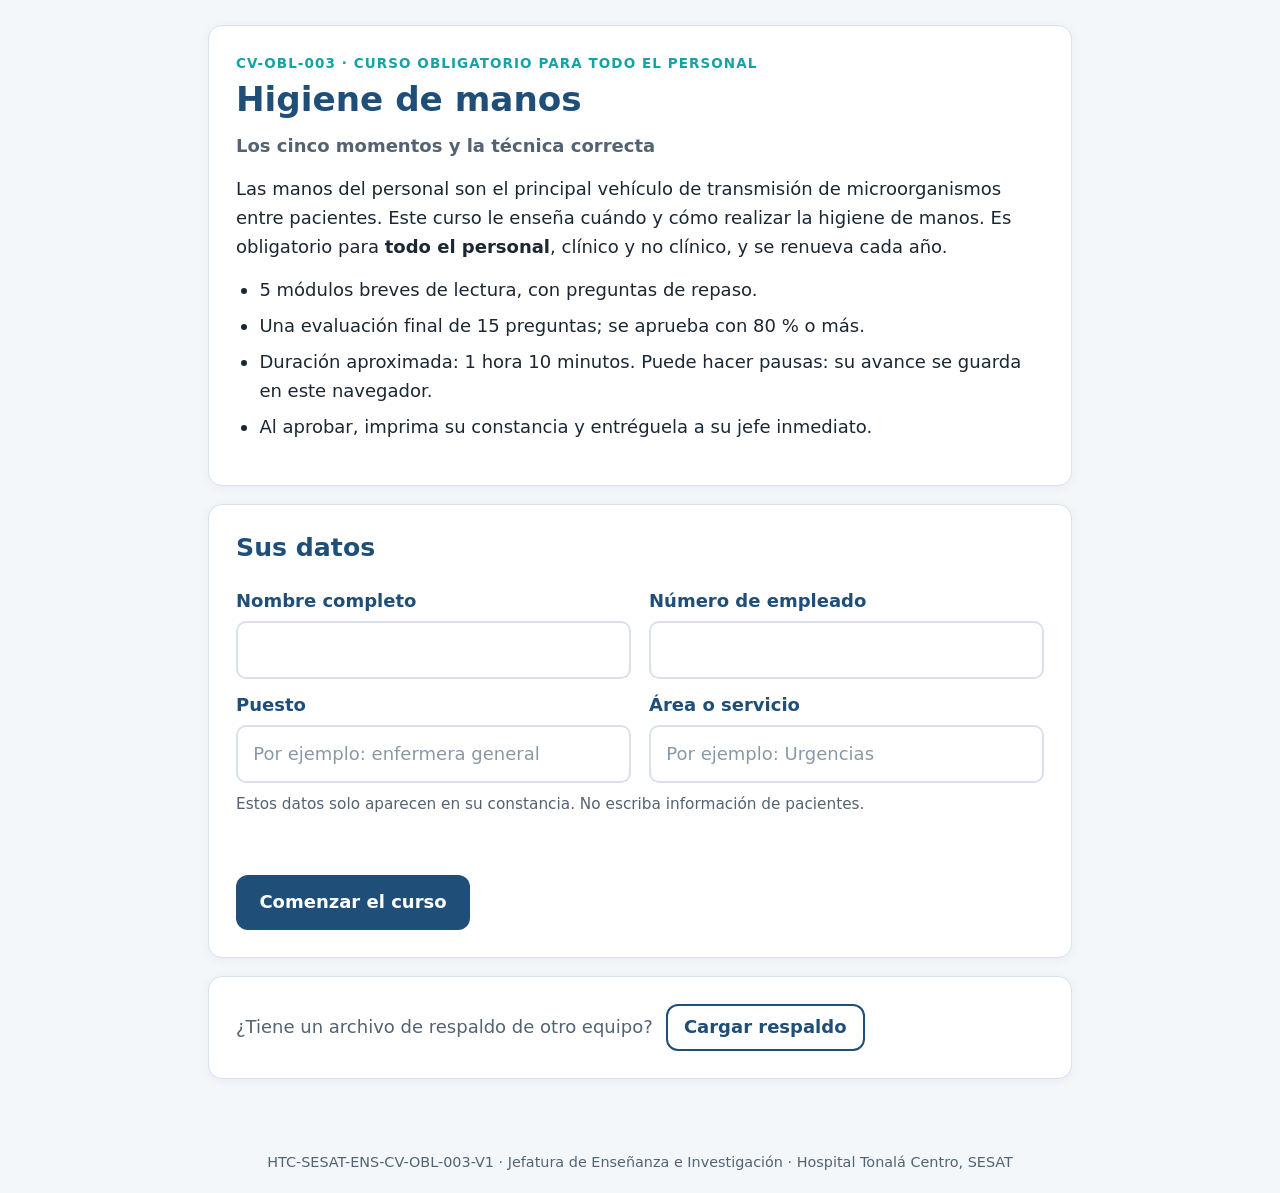
<file: cursos/higiene-de-manos/index.html>
<!DOCTYPE html>
<html lang="es">
<head>
<meta charset="utf-8">
<meta name="viewport" content="width=device-width, initial-scale=1">
<title>Higiene de manos · CV-OBL-003</title>
<!-- CV-OBL-003 Higiene de manos — Hospital Tonalá Centro, SESAT.
     Archivo único (HTML + CSS + JavaScript), funciona sin servidor.
     Para editar textos: constantes CURSO, MODULOS, EVALUACION y LISTA. -->
<style>
/* Cursos virtuales sencillos HTC-SESAT — estilos, fondo claro */
:root {
  color-scheme: light;
  --azul: #1F4E79; --azul2: #2D6CA3; --turq: #14A3A6; --turq-cl: #E3F5F5;
  --verde: #2E9D5B; --verde-cl: #E6F5EC; --rojo: #B83227; --rojo-cl: #FBEAE8;
  --ambar-cl: #FFF5E0; --fondo: #F4F7FA; --borde: #D9E2EA; --texto: #1B2733; --tenue: #536373;
}
* { box-sizing: border-box; }
html { font-size: 18px; background: var(--fondo); }
body { margin: 0; background: var(--fondo); color: var(--texto); font-family: "Segoe UI", system-ui, -apple-system, Roboto, Arial, sans-serif; line-height: 1.6; }
button, input, select { font: inherit; color: inherit; }
.oculto { display: none !important; }
:focus-visible { outline: 3px solid var(--turq); outline-offset: 2px; }

header.barra { background: #fff; border-bottom: 1px solid var(--borde); position: sticky; top: 0; z-index: 10; }
.barra-in { max-width: 900px; margin: 0 auto; padding: .6rem 1rem; display: flex; align-items: center; gap: 1rem; flex-wrap: wrap; }
.marca { font-weight: 800; color: var(--azul); line-height: 1.2; }
.marca small { display: block; font-weight: 600; color: var(--tenue); font-size: .72rem; }
.prog { flex: 1 1 200px; }
.prog .t { font-size: .75rem; color: var(--tenue); font-weight: 600; }
.pbar { height: 10px; background: #E5ECF2; border-radius: 99px; overflow: hidden; }
.pbar span { display: block; height: 100%; width: 0; background: linear-gradient(90deg, var(--turq), var(--verde)); transition: width .5s; }

main { max-width: 900px; margin: 0 auto; padding: 1.4rem 1rem 3rem; }
.card { background: #fff; border: 1px solid var(--borde); border-radius: 14px; padding: 1.5rem; box-shadow: 0 2px 10px rgba(16,42,67,.06); }
.card + .card { margin-top: 1rem; }
h1, h2, h3 { color: var(--azul); line-height: 1.25; margin: 0 0 .6rem; }
h1 { font-size: 1.9rem; } h2 { font-size: 1.4rem; } h3 { font-size: 1.12rem; }
p { margin: 0 0 .8rem; }
.kicker { text-transform: uppercase; letter-spacing: .08em; font-size: .75rem; font-weight: 800; color: var(--turq); margin-bottom: .2rem; }
.tenue { color: var(--tenue); }
ul.lst { margin: 0 0 .9rem; padding-left: 1.3rem; } ul.lst li { margin-bottom: .4rem; }

.btn { display: inline-flex; align-items: center; justify-content: center; gap: .4rem; border: 0; border-radius: 12px; padding: .75rem 1.3rem; font-weight: 700; cursor: pointer; min-height: 48px; font-size: 1rem; }
.btn-p { background: var(--azul); color: #fff; } .btn-p:hover { background: #183F63; }
.btn-s { background: #fff; color: var(--azul); border: 2px solid var(--azul); } .btn-s:hover { background: var(--fondo); }
.btn-v { background: var(--verde); color: #fff; }
.btn-x { background: #fff; color: var(--rojo); border: 2px solid #E7B5AF; }
.btn[disabled] { opacity: .45; cursor: not-allowed; }
.acc { display: flex; gap: .7rem; flex-wrap: wrap; margin-top: 1.2rem; align-items: center; }
.acc .der { margin-left: auto; }

label { display: block; font-weight: 700; color: var(--azul); margin: .7rem 0 .3rem; }
input[type=text], select { width: 100%; border: 2px solid var(--borde); border-radius: 10px; padding: .7rem .85rem; background: #fff; color: var(--texto); -webkit-text-fill-color: var(--texto); }
input[type=text]:focus, select:focus { border-color: var(--turq); outline: none; }
input::placeholder { color: #8A99A8; -webkit-text-fill-color: #8A99A8; }
.campos { display: grid; grid-template-columns: 1fr 1fr; gap: 0 1rem; }
.aviso { font-size: .85rem; color: var(--tenue); margin-top: .5rem; }
.error { color: var(--rojo); font-weight: 600; font-size: .9rem; min-height: 1.2rem; margin-top: .4rem; }

.mods { display: grid; gap: .8rem; }
.mod { display: flex; gap: 1rem; align-items: center; background: #fff; border: 1px solid var(--borde); border-radius: 14px; padding: 1rem 1.1rem; }
.mod .n { width: 48px; height: 48px; border-radius: 50%; display: grid; place-items: center; font-weight: 800; font-size: 1.2rem; background: var(--turq-cl); color: #0E5A6B; flex: none; }
.mod.hecho .n { background: var(--verde); color: #fff; }
.mod.bloq { opacity: .6; }
.mod .info { flex: 1; min-width: 0; }
.mod .info b { display: block; color: var(--azul); font-size: 1.05rem; }
.mod .info small { color: var(--tenue); }
.estado { display: inline-block; font-size: .78rem; font-weight: 700; border-radius: 99px; padding: .1rem .6rem; margin-top: .2rem; }
.e-ok { background: var(--verde-cl); color: #1E6B3E; } .e-cur { background: var(--ambar-cl); color: #7A4F0E; } .e-no { background: #EEF1F4; color: #5B6B7A; }

.paso { font-size: .85rem; color: var(--tenue); font-weight: 600; }
table.t { width: 100%; border-collapse: collapse; margin: .2rem 0 1rem; font-size: .95rem; }
table.t th { background: var(--azul); color: #fff; text-align: left; padding: .5rem .7rem; }
table.t td { padding: .5rem .7rem; border-bottom: 1px solid var(--borde); vertical-align: top; }
table.t tr:nth-child(even) td { background: #F8FAFC; }
.nota, .alerta, .pend { border-radius: 10px; padding: .8rem 1rem; margin: .4rem 0 1rem; border-left: 5px solid; }
.nota { background: var(--turq-cl); border-color: var(--turq); }
.alerta { background: var(--rojo-cl); border-color: var(--rojo); }
.pend { background: var(--ambar-cl); border-color: #D69E2E; font-size: .9rem; }
.pend b:first-child { color: #7A4F0E; }

.preg { font-size: 1.12rem; font-weight: 700; margin-bottom: .9rem; }
.ops { display: grid; gap: .6rem; }
.op { text-align: left; display: flex; gap: .7rem; align-items: flex-start; background: #fff; border: 2px solid var(--borde); border-radius: 12px; padding: .75rem .9rem; cursor: pointer; min-height: 50px; }
.op:hover:not([disabled]) { border-color: var(--turq); }
.op .l { width: 28px; height: 28px; border-radius: 7px; background: var(--fondo); color: var(--azul); display: grid; place-items: center; font-weight: 800; flex: none; font-size: .88rem; }
.op.sel { border-color: var(--azul); background: #F1F6FB; } .op.sel .l { background: var(--azul); color: #fff; }
.op.bien { border-color: var(--verde); background: var(--verde-cl); } .op.bien .l { background: var(--verde); color: #fff; }
.op.mal { border-color: var(--rojo); background: var(--rojo-cl); } .op.mal .l { background: var(--rojo); color: #fff; }
.op[disabled] { cursor: default; }
.fb { margin-top: 1rem; border-radius: 12px; padding: .9rem 1rem; }
.fb.ok { background: var(--verde-cl); color: #1E5233; } .fb.no { background: var(--rojo-cl); color: #6E1F17; }
.evq { border-top: 1px solid var(--borde); padding-top: 1.1rem; margin-top: 1.1rem; }
.evq:first-of-type { border-top: 0; margin-top: 0; padding-top: 0; }
.resultado { text-align: center; padding: 1rem 0; }
.resultado .cal { font-size: 3rem; font-weight: 800; line-height: 1; }
.cal.ok { color: var(--verde); } .cal.no { color: var(--rojo); }

ol.pasos { counter-reset: p; list-style: none; margin: 0 0 1rem; padding: 0; }
ol.pasos li { counter-increment: p; position: relative; padding: .55rem .7rem .55rem 3rem; border-bottom: 1px solid var(--borde); }
ol.pasos li::before { content: counter(p); position: absolute; left: .4rem; top: .45rem; width: 1.9rem; height: 1.9rem; border-radius: 50%; background: var(--turq-cl); color: #0E5A6B; font-weight: 800; display: grid; place-items: center; font-size: .9rem; }
.reloj { display: flex; gap: 1rem; align-items: center; justify-content: space-between; flex-wrap: wrap; background: #F1F6FB; border: 2px dashed #9DB8D3; border-radius: 12px; padding: .9rem 1rem; margin: .4rem 0 1rem; }
.reloj > div:first-child { flex: 1 1 260px; font-size: .95rem; }
.reloj-c { display: flex; align-items: center; gap: .8rem; }
.reloj .seg { font-size: 1.8rem; font-weight: 800; color: var(--azul); min-width: 4.5rem; text-align: center; font-variant-numeric: tabular-nums; }
.reloj.corre { border-color: var(--turq); background: var(--turq-cl); }
.reloj.fin { border-color: var(--verde); background: var(--verde-cl); } .reloj.fin .seg { color: var(--verde); font-size: 1.3rem; }

/* constancia */
.comp h1 { font-size: 1.5rem; text-align: center; }
.comp .inst { text-align: center; color: var(--tenue); margin-bottom: 1rem; }
.chk { display: flex; gap: .6rem; align-items: flex-start; padding: .3rem 0; border-bottom: 1px dashed var(--borde); font-size: .95rem; }
.chk .c { width: 18px; height: 18px; border: 2px solid #7F8C99; border-radius: 4px; flex: none; margin-top: .2rem; }
.firmas { display: grid; grid-template-columns: repeat(3, 1fr); gap: 1.2rem; margin-top: 2.5rem; text-align: center; font-size: .85rem; }
.firmas div { border-top: 1px solid #555; padding-top: .3rem; }

footer { text-align: center; color: var(--tenue); font-size: .8rem; padding: 1rem; }
.toast { position: fixed; left: 50%; bottom: 1.2rem; transform: translateX(-50%); background: var(--azul); color: #fff; padding: .7rem 1.1rem; border-radius: 10px; z-index: 30; box-shadow: 0 6px 20px rgba(0,0,0,.18); max-width: 90vw; }
.velo { position: fixed; inset: 0; background: rgba(16,32,48,.45); display: grid; place-items: center; padding: 1rem; z-index: 40; }
.modal { background: #fff; border-radius: 14px; padding: 1.4rem; max-width: 520px; width: 100%; }

@media (max-width: 640px) {
  html { font-size: 17px; }
  .card { padding: 1.1rem; }
  .campos { grid-template-columns: 1fr; }
  .acc .btn { flex: 1 1 auto; } .acc .der { margin-left: 0; }
  h1 { font-size: 1.55rem; }
  .firmas { grid-template-columns: 1fr; gap: 2rem; }
  table.t { font-size: .88rem; }
  table.t td { overflow-wrap: anywhere; }
  table.t3 thead { display: none; }
  table.t3, table.t3 tbody, table.t3 tr, table.t3 td { display: block; width: 100%; }
  table.t3 tr { border: 1px solid var(--borde); border-radius: 10px; margin-bottom: .7rem; overflow: hidden; }
  table.t3 td { border-bottom: 1px solid var(--borde); background: #fff !important; }
  table.t3 td:first-child { background: #F1F6FB !important; }
  table.t3 td:last-child { border-bottom: 0; }
  table.t3 td:not(:first-child)::before { content: attr(data-h); display: block; font-size: .72rem; font-weight: 800; text-transform: uppercase; letter-spacing: .05em; color: var(--tenue); }
}
@media print {
  html, body { background: #fff; font-size: 11pt; }
  header.barra, footer, .no-imp, .toast, .reloj { display: none !important; }
  main { padding: 0; max-width: none; }
  .card { border: 0; box-shadow: none; padding: 0; }
  table.t th { background: #1F4E79 !important; color: #fff !important; -webkit-print-color-adjust: exact; print-color-adjust: exact; }
}

</style>
</head>
<body>
<header class="barra oculto" id="barra"><div class="barra-in">
  <div class="marca">Higiene de manos<small>CV-OBL-003 · Hospital Tonalá Centro, SESAT</small></div>
  <div class="prog"><div class="t" id="ptxt"></div><div class="pbar" role="progressbar" aria-label="Avance del curso" aria-valuemin="0" aria-valuemax="100" aria-valuenow="0"><span id="pbar"></span></div></div>
</div></header>
<main id="app"></main>
<input type="file" id="archivo" accept=".json,application/json" hidden>
<footer>HTC-SESAT-ENS-CV-OBL-003-V1 · Jefatura de Enseñanza e Investigación · Hospital Tonalá Centro, SESAT</footer>
<script>
/* ==========================================================================
   CONTENIDO — CV-OBL-003 Higiene de manos
   Fuente única para el curso HTML y para el documento de sustento (.docx).
   Bloques de cada página: ["p", texto] · ["lista", [..]] · ["pasos", [..]]
   · ["tabla", [encabezados], [[filas]]] · ["nota", texto] · ["alerta", texto]
   · ["pendiente", texto] · ["reloj", segundos, texto]
   Preguntas: la PRIMERA opción es la correcta (el curso las baraja al mostrarlas).
   El texto admite **negritas**.
   ========================================================================== */
const CURSO = {
  clave: "HTC-SESAT-ENS-CV-OBL-003-V1",
  corta: "CV-OBL-003",
  titulo: "Higiene de manos",
  subtitulo: "Los cinco momentos y la técnica correcta",
  institucion: "Hospital Tonalá Centro, SESAT · Jefatura de Enseñanza e Investigación",
  duracion: "1 hora 10 minutos",
  aprobacion: 80,
  tipo: "Curso obligatorio para todo el personal",
  presentacion: "Las manos del personal son el principal vehículo de transmisión de microorganismos entre pacientes. Este curso le enseña cuándo y cómo realizar la higiene de manos. Es obligatorio para **todo el personal**, clínico y no clínico, y se renueva cada año.",
  guardado: "higiene_CV-OBL-003_v1",
  appId: "HIGIENE_CV-OBL-003",
  archivo: "Higiene_de_manos",
  constancia: "Constancia de acreditación · Higiene de manos",
  vigenciaMeses: 12,
  vigenciaNota: "o antes, si el apego a la higiene de manos de su servicio queda fuera de la meta institucional",
  firmas: ["Trabajador(a)", "Jefe(a) inmediato(a)", "Jefatura de Enseñanza e Investigación"],
  notaConstancia: "Entregue esta constancia firmada a su jefe inmediato. La Jefatura de Enseñanza conserva el registro y lo comparte con el sistema de prevención y control de infecciones como evidencia del programa integral de higiene de manos.",
};

const MODULOS = [
  /* ------------------------------------------------------------------ 1 */
  { id: 1, titulo: "Por qué importa la higiene de manos", min: 10,
    objetivo: "Explicar por qué la higiene de manos es la medida principal para prevenir las infecciones asociadas a la atención de la salud y quiénes deben realizarla.",
    paginas: [
      { t: "Las manos transmiten infecciones", b: [
        ["p", "Una **infección asociada a la atención de la salud (IAAS)** es la que adquiere el paciente durante su atención en el hospital y que no tenía ni estaba incubando al ingresar. Las IAAS prolongan la estancia, aumentan las complicaciones y pueden causar la muerte."],
        ["p", "Durante el trabajo diario, las manos se contaminan al tocar al paciente y también al tocar las superficies y los objetos que lo rodean. Si no se realiza higiene de manos, esos microorganismos pasan al siguiente paciente, a otra parte del cuerpo del mismo paciente o al entorno. A esto se le llama **transmisión cruzada**."],
        ["nota", "La higiene de manos es la medida más sencilla, eficaz y económica para prevenir las IAAS y la diseminación de microorganismos resistentes a los antibióticos. Es la piedra angular del control de infecciones."]] },
      { t: "Qué es la higiene de manos y quién la realiza", b: [
        ["p", "**Higiene de manos** es el término general para cualquier acción de limpieza de las manos. En el hospital se realiza de dos formas: **fricción con solución alcoholada** o **lavado con agua y jabón**."],
        ["p", "Su propósito es doble: **proteger al paciente** de los microorganismos que llevamos en las manos y **protegernos a nosotros y al entorno** de los microorganismos del paciente."],
        ["tabla", ["Quién", "Ejemplos de contacto con el paciente o su entorno"], [
          ["Enfermería, medicina y residentes", "Exploración, signos vitales, curaciones, catéteres, medicamentos."],
          ["Intendencia y limpieza", "Limpieza de la unidad del paciente, cambio de ropa de cama, retiro de residuos."],
          ["Nutrición y alimentos", "Entrega y retiro de charolas, apoyo para comer."],
          ["Camillería y traslado", "Movilización del paciente, camillas y sillas de ruedas."],
          ["Laboratorio, imagen y hemodiálisis", "Toma de muestras, estudios, conexión y desconexión."],
          ["Personal en formación, subrogado y voluntario", "Cualquier actividad dentro de las áreas de atención."]]],
        ["alerta", "La higiene de manos es obligación de **todo el personal** que entra en contacto con el paciente o con su entorno, sin importar su puesto. Los pacientes, sus familiares y los visitantes también participan."]] },
      { t: "El programa integral de higiene de manos", b: [
        ["p", "La higiene de manos es la acción prioritaria de la **Acción Esencial para la Seguridad del Paciente 5 (AESP 5)**: reducción del riesgo de infecciones asociadas a la atención de la salud. El hospital cuenta con un **programa integral de higiene de manos**, basado en las recomendaciones de la OMS y coordinado por el sistema de prevención y control de infecciones."],
        ["tabla", ["Componente del programa", "Qué significa para usted"], [
          ["Calidad del agua", "El agua de los lavabos se vigila periódicamente (cloro residual)."],
          ["Abasto de insumos", "Debe encontrar jabón, solución alcoholada, toallas desechables y dispensadores funcionando en su área."],
          ["Educación a pacientes y visitantes", "Usted explica a pacientes y familiares cómo y cuándo realizar higiene de manos."],
          ["Capacitación del personal", "Este curso, cada año, y la verificación práctica de la técnica en su servicio."],
          ["Evaluación y monitoreo", "Observadores capacitados miden el apego en su servicio y le comparten los resultados."]]],
        ["pendiente", "Nombre del coordinador institucional del programa de higiene de manos y medio de contacto."]] },
    ],
    repaso: [
      { q: "¿Cuál es la medida más sencilla y eficaz para prevenir las infecciones asociadas a la atención de la salud?", ops: ["La higiene de manos", "El uso de guantes en toda actividad", "La administración de antibióticos", "El uso de cubrebocas por los visitantes"], exp: "La higiene de manos es la medida principal para evitar la transmisión cruzada de microorganismos." },
      { q: "Una auxiliar de intendencia pregunta si el curso es para ella, porque no atiende pacientes. ¿Qué le responde?", ops: ["Sí: toca el entorno del paciente y también debe realizar higiene de manos", "No, el curso es solo para enfermería", "No, solo si usa guantes", "Solo si trabaja en Urgencias"], exp: "La higiene de manos corresponde a todo el personal que tiene contacto con el paciente o con su entorno." }],
  },

  /* ------------------------------------------------------------------ 2 */
  { id: 2, titulo: "Los cinco momentos", min: 15,
    objetivo: "Identificar los cinco momentos para la higiene de manos en las actividades de su puesto.",
    paginas: [
      { t: "Zona del paciente y área de atención", b: [
        ["p", "Para entender cuándo realizar higiene de manos, la OMS divide el espacio en dos zonas:"],
        ["tabla", ["Zona", "Qué incluye"], [
          ["**Zona del paciente**", "El paciente y su entorno inmediato: cama, barandales, mesa puente, ropa de cama, bomba de infusión, monitor, timbre y objetos personales."],
          ["**Área de atención**", "Todo lo que está fuera de la zona del paciente: central de enfermería, pasillos, otros pacientes, equipo compartido, computadoras y teléfonos."]]],
        ["p", "Todo lo que está dentro de la zona del paciente se considera contaminado con sus microorganismos, aunque se vea limpio. La higiene de manos se realiza al **entrar y salir** de esa zona, antes de una tarea limpia o aséptica y después de la exposición a líquidos corporales."],
        ["nota", "Piense en la zona del paciente como una burbuja: sus manos deben estar limpias al entrar y al salir."]] },
      { t: "Los cinco momentos", b: [
        ["tabla", ["Momento", "Cuándo", "Ejemplos"], [
          ["**1. Antes del contacto con el paciente**", "Al acercarse, antes de tocarlo. Protege al paciente.", "Saludar de mano, ayudar a movilizar, explorar, tomar signos vitales."],
          ["**2. Antes de una tarea limpia o aséptica**", "Inmediatamente antes. Protege al paciente de microorganismos que podrían entrar a su cuerpo, incluidos los suyos.", "Manipular un catéter o sonda, curar una herida, preparar o aplicar un medicamento, aspirar secreciones, conectar al paciente a hemodiálisis."],
          ["**3. Después del riesgo de exposición a líquidos corporales**", "Inmediatamente después y después de retirarse los guantes. Protege al personal y al entorno.", "Tomar una muestra, vaciar una bolsa colectora, retirar un cómodo, limpiar un derrame, manejar ropa sucia."],
          ["**4. Después del contacto con el paciente**", "Al retirarse, después de tocarlo. Protege al personal y al entorno.", "Al terminar la exploración, la movilización o la toma de signos vitales."],
          ["**5. Después del contacto con el entorno del paciente**", "Al retirarse, después de tocar objetos o superficies de la zona del paciente, **aunque no lo haya tocado**.", "Cambiar la ropa de cama, ajustar la bomba de infusión, limpiar la mesa puente."]]],
        ["nota", "Los momentos 1 y 2 protegen al paciente; los momentos 3, 4 y 5 lo protegen a usted, a los demás pacientes y al entorno."]] },
      { t: "Los cinco momentos en su trabajo", b: [
        ["tabla", ["Puesto", "Momentos más frecuentes"], [
          ["Enfermería", "Momento 2 antes de manipular catéteres o preparar medicamentos; momento 3 después de vaciar bolsas colectoras o retirar cómodos."],
          ["Medicina y residentes", "Momentos 1 y 4 en la visita médica, entre un paciente y otro; momento 2 antes de procedimientos."],
          ["Intendencia y limpieza", "Momento 5 al terminar la limpieza de cada unidad; momento 3 después de limpiar derrames o retirar residuos."],
          ["Nutrición y alimentos", "Momento 1 antes de ayudar a comer al paciente; momento 5 después de retirar la charola."],
          ["Camillería", "Momento 1 antes de movilizar al paciente y momento 4 al terminar el traslado."],
          ["Hemodiálisis", "Momento 2 antes de conectar o desconectar el acceso vascular; momento 3 después de manejar líneas con sangre."]]]] },
      { t: "Situaciones frecuentes", b: [
        ["lista", [
          "**Dos momentos juntos:** al pasar de un paciente a otro coinciden el momento 4 (o 5) del primero y el momento 1 del segundo. Una sola higiene de manos entre ambos es suficiente, siempre que no toque nada en el camino.",
          "**Del sitio contaminado al limpio en el mismo paciente:** si cambió un pañal y después va a curar el catéter, realice higiene de manos entre ambas tareas (y cambie de guantes, si los usa).",
          "**Salir y volver:** si toca el expediente, el teléfono o la computadora fuera de la zona del paciente y regresa a atenderlo, corresponde de nuevo el momento 1.",
          "**Equipo compartido:** el estetoscopio, el termómetro o el baumanómetro que pasa de un paciente a otro se limpia según el procedimiento del área."]],
        ["alerta", "Error frecuente: pensar que si no se tocó al paciente no se necesita higiene de manos. Tocar el barandal, el monitor o la ropa de cama también contamina las manos (momento 5)."]] },
    ],
    repaso: [
      { q: "Va a conectar a un paciente a la máquina de hemodiálisis manipulando su acceso vascular. ¿Qué momento corresponde inmediatamente antes?", ops: ["Momento 2: antes de una tarea limpia o aséptica", "Momento 4: después del contacto con el paciente", "Momento 5: después del contacto con el entorno", "No corresponde ningún momento"], exp: "Manipular un acceso vascular es una tarea aséptica: higiene de manos inmediatamente antes." },
      { q: "Un camillero termina de pasar a un paciente de la camilla a la cama. ¿Qué momento corresponde?", ops: ["Momento 4: después del contacto con el paciente", "Momento 2: antes de una tarea aséptica", "Momento 1: antes del contacto con el paciente", "Ninguno, porque no realizó un procedimiento"], exp: "Al terminar de tocar al paciente corresponde el momento 4." }],
  },

  /* ------------------------------------------------------------------ 3 */
  { id: 3, titulo: "La técnica correcta", min: 15,
    objetivo: "Elegir el método adecuado y realizar la fricción con solución alcoholada y el lavado con agua y jabón con la técnica y el tiempo que recomienda la OMS.",
    paginas: [
      { t: "¿Fricción o lavado?", b: [
        ["p", "La **fricción con solución alcoholada** es el método de elección para la higiene de manos de rutina: es más rápida, elimina más microorganismos, irrita menos la piel y está disponible en el punto de atención."],
        ["tabla", ["Situación", "Método"], [
          ["Manos sin suciedad visible (la mayoría de los momentos)", "**Fricción con solución alcoholada** · 20 a 30 segundos"],
          ["Manos visiblemente sucias o manchadas de sangre u otros líquidos corporales", "**Lavado con agua y jabón** · 40 a 60 segundos"],
          ["Después de usar el sanitario", "**Lavado con agua y jabón**"],
          ["Exposición posible o confirmada a microorganismos que forman esporas, por ejemplo, en un brote de diarrea por Clostridioides difficile", "**Lavado con agua y jabón** (el alcohol no elimina las esporas)"]]],
        ["alerta", "No combine ambos métodos: no se aplique solución alcoholada inmediatamente después de lavarse con agua y jabón. No aporta beneficio y daña la piel."]] },
      { t: "Fricción con solución alcoholada (20 a 30 segundos)", b: [
        ["pasos", [
          "Deposite en la palma de la mano producto suficiente para cubrir todas las superficies de ambas manos.",
          "Frote las palmas entre sí.",
          "Frote la palma de la mano derecha contra el dorso de la mano izquierda, entrelazando los dedos, y viceversa.",
          "Frote las palmas entre sí, con los dedos entrelazados.",
          "Frote el dorso de los dedos de una mano contra la palma de la mano opuesta, con los dedos unidos.",
          "Frote con un movimiento de rotación el pulgar izquierdo, atrapándolo con la palma de la mano derecha, y viceversa.",
          "Frote la punta de los dedos de la mano derecha contra la palma de la mano izquierda, con un movimiento de rotación, y viceversa.",
          "Deje que las manos se sequen solas. Una vez secas, sus manos son seguras."]],
        ["reloj", 30, "Practique ahora: realice los pasos 2 a 8 con las manos (puede hacerlo sin producto) mientras corre el tiempo."],
        ["nota", "No agite las manos ni las seque con toalla: el producto debe evaporarse por completo para actuar. Las zonas que más se omiten son los pulgares, las yemas y los espacios entre los dedos."]] },
      { t: "Lavado con agua y jabón (40 a 60 segundos)", b: [
        ["pasos", [
          "Mójese las manos con agua.",
          "Deposite en la palma jabón suficiente para cubrir todas las superficies de las manos.",
          "Frote las palmas entre sí.",
          "Frote la palma de la mano derecha contra el dorso de la mano izquierda, entrelazando los dedos, y viceversa.",
          "Frote las palmas entre sí, con los dedos entrelazados.",
          "Frote el dorso de los dedos de una mano contra la palma de la mano opuesta, con los dedos unidos.",
          "Frote con un movimiento de rotación el pulgar izquierdo, atrapándolo con la palma de la mano derecha, y viceversa.",
          "Frote la punta de los dedos de la mano derecha contra la palma de la mano izquierda, con un movimiento de rotación, y viceversa.",
          "Enjuáguese las manos con agua.",
          "Séqueselas por completo con una toalla desechable.",
          "Utilice la toalla para cerrar la llave del agua y deséchela.",
          "Sus manos son seguras."]],
        ["reloj", 40, "Practique ahora: siga la secuencia de frotado (pasos 3 a 8) durante al menos 40 segundos."],
        ["lista", ["Use agua tibia o fría: el agua caliente repetida aumenta el riesgo de irritación de la piel.", "No reutilice toallas de tela ni use la ropa para secarse.", "Si la llave no es de codo o de pedal, ciérrela con la toalla para no volver a contaminarse."]]] },
      { t: "Manos preparadas para la atención", b: [
        ["lista", [
          "**Uñas naturales, cortas y limpias.** Sin uñas artificiales ni extensiones: acumulan microorganismos aunque se realice higiene de manos.",
          "**Sin anillos, pulseras ni reloj** durante la atención directa: impiden frotar todas las superficies y acumulan microorganismos.",
          "**Heridas cubiertas** con un apósito impermeable.",
          "**Cuidado de la piel:** use la crema para manos que proporcione el hospital y avise a su jefe inmediato si presenta irritación o resequedad persistente; la piel lastimada se coloniza con más facilidad.",
          "**Dispensadores:** no se rellenan cuando aún tienen producto ni se mezclan productos; se reemplazan o se limpian según el procedimiento del área."]],
        ["pendiente", "Política institucional sobre crema para manos, tipo de dispensadores y procedimiento de reabastecimiento por área."]] },
    ],
    repaso: [
      { q: "Después de tomar una muestra, nota sangre en sus manos. ¿Qué método corresponde?", ops: ["Lavado con agua y jabón de 40 a 60 segundos", "Fricción con solución alcoholada de 20 a 30 segundos", "Secarlas con una toalla y continuar", "Colocarse guantes nuevos"], exp: "Con suciedad visible o sangre en las manos se lavan con agua y jabón." },
      { q: "Al terminar el lavado de manos, ¿cómo se cierra la llave del agua?", ops: ["Con la toalla desechable con la que se secó las manos", "Con la mano limpia", "Con el codo, aunque la llave sea de perilla", "Se deja abierta para el siguiente usuario"], exp: "Cerrar la llave con la toalla evita volver a contaminar las manos." }],
  },

  /* ------------------------------------------------------------------ 4 */
  { id: 4, titulo: "Guantes e higiene de manos", min: 10,
    objetivo: "Usar los guantes solo cuando están indicados y realizar la higiene de manos antes y después de su uso.",
    paginas: [
      { t: "Los guantes no sustituyen la higiene de manos", b: [
        ["p", "Los guantes reducen la contaminación de las manos, pero **no la evitan por completo**: pueden tener microperforaciones invisibles y las manos se contaminan al retirarlos."],
        ["lista", [
          "Realice higiene de manos **antes de colocarse los guantes**, cuando la tarea corresponda a un momento (por ejemplo, el momento 2 antes de un procedimiento aséptico).",
          "Realice higiene de manos **inmediatamente después de retirarse los guantes**.",
          "El uso innecesario de guantes desperdicia insumos y genera una falsa sensación de seguridad que lleva a omitir la higiene de manos."]],
        ["alerta", "Nunca lave los guantes ni les aplique solución alcoholada para atender a otro paciente o pasar a otra tarea."]] },
      { t: "Cuándo están indicados los guantes", b: [
        ["tabla", ["Situación", "¿Guantes?"], [
          ["Procedimientos quirúrgicos o colocación de dispositivos que requieren técnica estéril", "**Guantes estériles**"],
          ["Posible contacto con sangre, líquidos corporales, secreciones, excreciones, mucosas o piel no intacta", "**Guantes de exploración**"],
          ["Pacientes con precauciones de contacto", "**Guantes de exploración**, según la indicación de aislamiento"],
          ["Limpieza de derrames y manejo de material visiblemente contaminado", "**Guantes de exploración** o de uso rudo, según el procedimiento del área"],
          ["Tomar presión arterial, temperatura o pulso; bañar, vestir o trasladar al paciente; entregar alimentos; escribir en el expediente; usar el teléfono", "**No están indicados** si no hay riesgo de exposición a sangre o líquidos corporales"]]],
        ["nota", "Que una actividad no requiera guantes no significa que no requiera higiene de manos: los cinco momentos aplican siempre."]] },
      { t: "Reglas para el uso de guantes", b: [
        ["lista", [
          "Un par de guantes para **un solo paciente** y **una sola tarea**.",
          "Cambie de guantes, con higiene de manos, al pasar de un sitio contaminado a uno limpio del mismo paciente.",
          "Retírelos al terminar la tarea; no toque con guantes puertas, teléfonos, computadoras ni el expediente.",
          "No reutilice guantes desechables.",
          "Deséchelos conforme a la clasificación de residuos y RPBI del área."]],
        ["p", "Secuencia correcta: **higiene de manos (si corresponde a un momento) → guantes → tarea → retiro de guantes → higiene de manos**."]] },
    ],
    repaso: [
      { q: "Una enfermera termina de vaciar una bolsa colectora de orina con guantes. ¿Qué debe hacer?", ops: ["Retirarse los guantes y realizar higiene de manos (momento 3)", "Conservar los guantes para atender al siguiente paciente", "Aplicar solución alcoholada sobre los guantes", "Lavar los guantes con agua y jabón"], exp: "Después de la exposición a líquidos corporales se retiran los guantes y se realiza higiene de manos." },
      { q: "¿Necesita guantes para tomar la presión arterial a un paciente con piel íntegra y sin riesgo de contacto con líquidos corporales?", ops: ["No, pero sí necesita higiene de manos antes y después del contacto", "Sí, siempre se usan guantes con cualquier paciente", "Sí, y con ellos ya no necesita higiene de manos", "No, y tampoco necesita higiene de manos"], exp: "Los guantes no están indicados, pero los momentos 1 y 4 sí aplican." }],
  },

  /* ------------------------------------------------------------------ 5 */
  { id: 5, titulo: "Monitoreo, insumos y participación", min: 10,
    objetivo: "Conocer cómo se mide el apego a la higiene de manos, qué hacer cuando faltan insumos y cómo involucrar a pacientes y familiares.",
    paginas: [
      { t: "Cómo se mide el apego", b: [
        ["p", "El sistema de prevención y control de infecciones mide el apego a la higiene de manos mediante **observación directa**, con observadores capacitados y una cédula basada en la herramienta de la OMS."],
        ["tabla", ["Concepto", "Significado"], [
          ["**Oportunidad**", "Cada vez que se presenta uno de los cinco momentos."],
          ["**Acción**", "Cada oportunidad en la que sí se realizó la higiene de manos (fricción o lavado)."],
          ["**Apego**", "Acciones ÷ oportunidades × 100. Ejemplo: 30 acciones en 40 oportunidades = 75 %."]]],
        ["nota", "La observación no es punitiva. Su propósito es identificar barreras y mejorar. Los resultados se comparten con el servicio y se integran al plan de mejora de la calidad y seguridad del paciente."],
        ["pendiente", "Meta institucional de apego, periodicidad de la observación por servicio y clave de la cédula de monitoreo."]] },
      { t: "Insumos y condiciones para cumplir", b: [
        ["p", "Para cumplir con la higiene de manos se necesitan insumos disponibles en el punto de atención, es decir, al alcance de la mano donde se atiende al paciente."],
        ["lista", [
          "Dispensadores de solución alcoholada en cada unidad de paciente o al alcance del personal.",
          "Lavabos con agua, jabón y toallas desechables.",
          "Agua de calidad vigilada (cloro residual).",
          "Carteles de los cinco momentos y de la técnica en los puntos de higiene."]],
        ["alerta", "Si encuentra un dispensador vacío o descompuesto, o un lavabo sin jabón, toallas o agua: avise de inmediato al responsable del área y **notifíquelo como condición insegura**. Mientras se resuelve, use el punto de higiene más cercano; no omita la higiene de manos."]] },
      { t: "Pacientes y familiares participan", b: [
        ["lista", [
          "Explique al paciente y a su familia por qué la higiene de manos es importante y cómo realizarla.",
          "Pida a los visitantes que realicen higiene de manos al entrar y al salir de la habitación.",
          "Invite a los pacientes y familiares a recordarle la higiene de manos si la omite.",
          "Si un paciente o familiar le pregunta si ya realizó la higiene de manos, agradézcalo y realícela frente a él."]],
        ["nota", "Que un paciente le recuerde la higiene de manos es una barrera de seguridad, no una falta de respeto."]] },
      { t: "Cuándo se repite este curso", b: [
        ["lista", [
          "**Cada año**, para todo el personal.",
          "**Antes de que se cumpla un año**, cuando el apego de su servicio quede fuera de la meta institucional y el sistema de prevención y control de infecciones solicite reforzar la capacitación.",
          "Además del curso, su jefe inmediato o el observador del programa verifica en el servicio que realice la técnica correctamente."]],
        ["p", "Al aprobar la evaluación final obtendrá su **constancia de acreditación**. Imprímala, fírmela y entréguela a su jefe inmediato."]] },
    ],
    repaso: [
      { q: "En una observación se registraron 50 oportunidades y 40 acciones de higiene de manos. ¿Cuál es el apego?", ops: ["80 %", "40 %", "90 %", "125 %"], exp: "40 ÷ 50 × 100 = 80 %." },
      { q: "Encuentra vacío el dispensador de solución alcoholada de una unidad. ¿Qué hace?", ops: ["Avisa al responsable, lo notifica como condición insegura y usa el punto de higiene más cercano", "Omite la higiene de manos hasta que lo rellenen", "Rellena el dispensador con jabón líquido", "Usa guantes en lugar de la higiene de manos"], exp: "La falta de insumos se reporta como condición insegura, sin omitir la higiene de manos." }],
  },
];

/* Evaluación final: 15 reactivos, 3 por módulo. Primera opción = correcta. */
const EVALUACION = [
  { m: 1, q: "¿Qué es una infección asociada a la atención de la salud (IAAS)?", ops: ["La que adquiere el paciente durante su atención y que no tenía ni estaba incubando al ingresar", "Cualquier infección con la que el paciente llega al hospital", "Una infección que solo afecta al personal", "Una infección que se adquiere en el hogar"], exp: "La IAAS se adquiere durante la atención, no estaba presente ni en incubación al ingreso." },
  { m: 1, q: "¿Cuál es el principal vehículo de transmisión cruzada de microorganismos durante la atención?", ops: ["Las manos del personal", "El aire acondicionado", "Los alimentos del paciente", "El expediente clínico"], exp: "Las manos se contaminan al tocar al paciente y su entorno y transmiten microorganismos." },
  { m: 1, q: "¿Quién coordina el programa integral de higiene de manos?", ops: ["El sistema de prevención y control de infecciones", "El área de Recursos Humanos", "Cada trabajador por su cuenta", "El área de Mantenimiento"], exp: "El programa forma parte del sistema de prevención y control de infecciones, conforme a la AESP 5." },
  { m: 2, q: "¿Qué incluye la zona del paciente?", ops: ["Al paciente y su entorno inmediato: cama, barandales, mesa puente, bomba de infusión y objetos personales", "Solo el cuerpo del paciente", "Toda la habitación y el pasillo", "La central de enfermería"], exp: "La zona del paciente incluye al paciente y las superficies y objetos de su entorno inmediato." },
  { m: 2, q: "¿Qué momento corresponde inmediatamente antes de preparar un medicamento intravenoso?", ops: ["Momento 2: antes de una tarea limpia o aséptica", "Momento 1: antes del contacto con el paciente", "Momento 3: después del riesgo de exposición a líquidos corporales", "Momento 5: después del contacto con el entorno"], exp: "Preparar un medicamento intravenoso es una tarea aséptica." },
  { m: 2, q: "El personal de intendencia cambia la ropa de cama de una unidad ocupada sin tocar al paciente. ¿Qué momento corresponde al terminar?", ops: ["Momento 5: después del contacto con el entorno del paciente", "Ninguno, porque no tocó al paciente", "Momento 2: antes de una tarea aséptica", "Momento 1: antes del contacto con el paciente"], exp: "La ropa de cama forma parte de la zona del paciente: corresponde el momento 5." },
  { m: 3, q: "¿Cuánto debe durar la fricción con solución alcoholada?", ops: ["De 20 a 30 segundos", "De 5 a 10 segundos", "De 40 a 60 segundos", "Al menos 2 minutos"], exp: "La fricción dura de 20 a 30 segundos, hasta que las manos estén secas." },
  { m: 3, q: "¿Qué método corresponde después de usar el sanitario?", ops: ["Lavado con agua y jabón", "Fricción con solución alcoholada", "Colocarse guantes", "Ninguno, si no hay suciedad visible"], exp: "Después de usar el sanitario se realiza lavado con agua y jabón." },
  { m: 3, q: "¿Por qué no se recomienda usar agua caliente para el lavado de manos?", ops: ["Porque su uso repetido aumenta el riesgo de irritación de la piel", "Porque desactiva el jabón", "Porque tarda más en salir", "Porque elimina demasiados microorganismos"], exp: "El agua caliente repetida daña la piel; la piel irritada se coloniza con más facilidad." },
  { m: 4, q: "En el mismo paciente, termina de cambiar un pañal con guantes y va a curar su catéter. ¿Qué procede?", ops: ["Retirarse los guantes, realizar higiene de manos y colocarse guantes nuevos", "Continuar con los mismos guantes", "Aplicar solución alcoholada sobre los guantes", "Lavar los guantes con agua y jabón"], exp: "Al pasar de un sitio contaminado a uno limpio se cambian los guantes con higiene de manos entre ambos." },
  { m: 4, q: "¿Cuándo se realiza la higiene de manos en relación con el retiro de los guantes?", ops: ["Inmediatamente después de retirarlos, siempre", "Solo si los guantes estaban rotos", "Solo si hay suciedad visible", "No es necesaria si los guantes eran estériles"], exp: "Las manos se contaminan al retirar los guantes; la higiene se realiza siempre después." },
  { m: 4, q: "¿Cuál de estas actividades NO requiere guantes si no hay riesgo de exposición a sangre o líquidos corporales?", ops: ["Tomar la temperatura y el pulso", "Limpiar un derrame de sangre", "Aspirar secreciones", "Curar una herida abierta"], exp: "Tomar signos vitales con piel íntegra no requiere guantes, pero sí higiene de manos." },
  { m: 5, q: "¿Cómo se calcula el apego a la higiene de manos?", ops: ["Acciones realizadas ÷ oportunidades observadas × 100", "Número de dispensadores ÷ número de camas", "Litros de solución consumidos al mes", "Número de personas capacitadas ÷ plantilla"], exp: "El apego relaciona las acciones de higiene de manos con las oportunidades observadas." },
  { m: 5, q: "¿Para qué se usan los resultados de la observación del apego?", ops: ["Para retroalimentar al servicio e integrar acciones al plan de mejora", "Para sancionar al personal observado", "Solo para archivarlos", "Para publicarlos en redes sociales"], exp: "La observación no es punitiva: sirve para identificar barreras y mejorar." },
  { m: 5, q: "Un familiar le pregunta si ya realizó la higiene de manos antes de atender al paciente. ¿Qué hace?", ops: ["Le agradece y realiza la higiene de manos frente a él", "Le explica que no es asunto suyo", "Le pide que salga de la habitación", "Lo ignora y continúa"], exp: "La participación del paciente y su familia es una barrera de seguridad." },
];

/* Lista de verificación práctica de la técnica (en el servicio, por el jefe inmediato u observador). */
const LISTA = {
  titulo: "Verificación práctica de la técnica en el servicio (la realiza el jefe inmediato o el observador del programa)",
  items: [
    "Uñas naturales y cortas; sin uñas artificiales.",
    "Sin anillos, pulseras ni reloj durante la atención.",
    "Fricción: aplica producto suficiente para cubrir ambas manos.",
    "Fricción: frota palmas, dorsos, espacios entre los dedos, dorso de los dedos, pulgares y yemas.",
    "Fricción: duración de 20 a 30 segundos y deja secar sin agitar ni usar toalla.",
    "Lavado: moja, aplica jabón y frota todas las superficies durante 40 a 60 segundos.",
    "Lavado: enjuaga, seca con toalla desechable y cierra la llave con la toalla.",
    "Identifica correctamente los cinco momentos en su actividad.",
  ],
};

if (typeof module !== "undefined") module.exports = { CURSO, MODULOS, EVALUACION, LISTA };

/* ==========================================================================
   MOTOR GENÉRICO DE CURSO VIRTUAL SENCILLO — HTC-SESAT · Enseñanza
   Registro → módulos (lecturas + preguntas de repaso) → evaluación final
   (aprobación configurable) → constancia imprimible.
   Todo lo específico del curso está en contenido.js (CURSO, MODULOS,
   EVALUACION y, opcionalmente, LISTA).
   El avance se guarda en el navegador (localStorage) y puede descargarse
   como archivo de respaldo.
   ========================================================================== */
"use strict";
const CLAVE_GUARDADO = CURSO.guardado;
const APP_ID = CURSO.appId;
const LISTA_V = typeof LISTA !== "undefined" ? LISTA : null;
let RELOJ = null;
const LET = ["A", "B", "C", "D"];
let S = null;

/* ---------- utilidades ---------- */
const $ = (s) => document.querySelector(s);
const app = () => document.getElementById("app");
function esc(t) { return String(t == null ? "" : t).replace(/&/g, "&amp;").replace(/</g, "&lt;").replace(/>/g, "&gt;").replace(/"/g, "&quot;"); }
function fmt(t) { return esc(t).replace(/\*\*([^*]+)\*\*/g, "<b>$1</b>"); }
function hoy(iso) { try { return new Date(iso).toLocaleDateString("es-MX", { day: "numeric", month: "long", year: "numeric" }); } catch (e) { return iso; } }
function hash(s) { let h = 2166136261; for (let i = 0; i < s.length; i++) { h ^= s.charCodeAt(i); h = Math.imul(h, 16777619); } return h >>> 0; }
/** Orden de opciones estable para una misma clave (no cambia al recargar). */
function orden(n, clave) { const a = [...Array(n).keys()]; let s = hash(clave) || 1; for (let i = n - 1; i > 0; i--) { s = (Math.imul(s, 1103515245) + 12345) >>> 0; const j = s % (i + 1); [a[i], a[j]] = [a[j], a[i]]; } return a; }
function vence(iso, meses) { const d = new Date(iso); d.setMonth(d.getMonth() + meses); return d.toISOString(); }
function arriba() { window.scrollTo(0, 0); }
function toast(t) { const d = document.createElement("div"); d.className = "toast"; d.setAttribute("role", "status"); d.textContent = t; document.body.appendChild(d); setTimeout(() => d.remove(), 3500); }

/* ---------- guardado ---------- */
function guardar() { if (!S) return; S.mod = Date.now(); try { localStorage.setItem(CLAVE_GUARDADO, JSON.stringify(S)); } catch (e) { /* sin almacenamiento: usar respaldo */ } }
function cargar() { try { const t = localStorage.getItem(CLAVE_GUARDADO); const o = t ? JSON.parse(t) : null; return valido(o) ? o : null; } catch (e) { return null; } }
function valido(o) { return o && typeof o.nombre === "string" && o.mods && o.ev; }
function nuevo(datos) { return Object.assign({ v: 1, inicio: new Date().toISOString(), mods: {}, ev: { intentos: [], actual: null, aprobado: false }, pantalla: "menu" }, datos); }
function M(id) { if (!S.mods[id]) S.mods[id] = { pag: 0, resp: {}, hecho: false, fecha: null }; return S.mods[id]; }
function ir(p, extra) { S.pantalla = p; Object.assign(S, extra || {}); guardar(); render(); arriba(); }

function descargarRespaldo() {
  guardar();
  const datos = JSON.stringify({ app: APP_ID, guardado: new Date().toISOString(), estado: S });
  const nombre = "Respaldo_" + CURSO.archivo + "_" + (S.nombre || "").normalize("NFD").replace(/[̀-ͯ]/g, "").replace(/[^A-Za-z0-9]+/g, "_").slice(0, 40) + ".json";
  try { const url = URL.createObjectURL(new Blob([datos], { type: "application/json" })); const a = document.createElement("a"); a.href = url; a.download = nombre; document.body.appendChild(a); a.click(); setTimeout(() => { URL.revokeObjectURL(url); a.remove(); }, 1500); toast("Respaldo descargado."); }
  catch (e) { toast("Este navegador no permitió descargar el respaldo."); }
}
function cargarRespaldo() {
  const inp = $("#archivo"); inp.value = "";
  inp.onchange = () => {
    const f = inp.files && inp.files[0]; if (!f || f.size > 1024 * 1024) return toast("El archivo no es un respaldo válido.");
    const r = new FileReader();
    r.onload = () => { let o = null; try { o = JSON.parse(r.result); } catch (e) { /* inválido */ }
      if (!o || o.app !== APP_ID || !valido(o.estado)) return toast("El archivo no es un respaldo válido de este curso.");
      S = o.estado; S.pantalla = "menu"; guardar(); render(); arriba(); toast("Avance recuperado: " + S.nombre); };
    r.readAsText(f);
  };
  inp.click();
}
function confirmar(texto, boton, alAceptar) {
  const v = document.createElement("div"); v.className = "velo";
  v.innerHTML = '<div class="modal" role="dialog" aria-modal="true"><p>' + texto + '</p><div class="acc"><button class="btn btn-x" id="mSi">' + esc(boton) + '</button><button class="btn btn-s" id="mNo">Cancelar</button></div></div>';
  document.body.appendChild(v); $("#mNo").focus();
  $("#mNo").onclick = () => v.remove(); $("#mSi").onclick = () => { v.remove(); alAceptar(); };
}

/* ---------- progreso ---------- */
const hechos = () => MODULOS.filter((m) => S.mods[m.id] && S.mods[m.id].hecho).length;
function progreso() { if (!S) return 0; return Math.round((hechos() + (S.ev.aprobado ? 1 : 0)) / (MODULOS.length + 1) * 100); }
function barra() {
  const b = $("#barra"); if (!S) { b.classList.add("oculto"); return; }
  b.classList.remove("oculto"); const p = progreso();
  $("#pbar").style.width = p + "%"; $("#pbar").parentElement.setAttribute("aria-valuenow", p);
  $("#ptxt").textContent = p + " % · " + hechos() + " de " + MODULOS.length + " módulos" + (S.ev.aprobado ? " · evaluación aprobada" : "");
}

/* ---------- pantallas ---------- */
function render() {
  if (RELOJ) { clearInterval(RELOJ); RELOJ = null; }
  barra();
  if (!S) return pRegistro();
  ({ menu: pMenu, modulo: pModulo, evaluacion: pEvaluacion, comprobante: pComprobante }[S.pantalla] || pMenu)();
}

function pRegistro() {
  const previo = cargar();
  let h = '<div class="card"><div class="kicker">' + CURSO.corta + ' · ' + esc(CURSO.tipo) + '</div><h1>' + CURSO.titulo + '</h1>' +
    '<p class="tenue"><b>' + esc(CURSO.subtitulo) + '</b></p><p>' + fmt(CURSO.presentacion) + '</p>' +
    '<ul class="lst"><li>' + MODULOS.length + ' módulos breves de lectura, con preguntas de repaso.</li><li>Una evaluación final de ' + EVALUACION.length + ' preguntas; se aprueba con ' + CURSO.aprobacion + ' % o más.</li><li>Duración aproximada: ' + CURSO.duracion + '. Puede hacer pausas: su avance se guarda en este navegador.</li><li>Al aprobar, imprima su constancia y entréguela a su jefe inmediato.</li></ul></div>';
  if (previo) h += '<div class="card"><h2>Continuar</h2><p>Hay un avance guardado de <b>' + esc(previo.nombre) + '</b>.</p><div class="acc"><button class="btn btn-p" id="bCont">Continuar mi curso</button><button class="btn btn-x" id="bOtro">Empezar como otra persona</button></div></div>';
  else h += '<div class="card"><h2>Sus datos</h2>' +
    '<div class="campos"><div><label for="fNom">Nombre completo</label><input type="text" id="fNom" maxlength="80" autocomplete="name"></div>' +
    '<div><label for="fEmp">Número de empleado</label><input type="text" id="fEmp" maxlength="20" inputmode="numeric"></div>' +
    '<div><label for="fPue">Puesto</label><input type="text" id="fPue" maxlength="60" placeholder="Por ejemplo: enfermera general"></div>' +
    '<div><label for="fAre">Área o servicio</label><input type="text" id="fAre" maxlength="60" placeholder="Por ejemplo: Urgencias"></div></div>' +
    '<p class="aviso">Estos datos solo aparecen en su constancia. No escriba información de pacientes.</p><p class="error" id="err" role="alert"></p>' +
    '<div class="acc"><button class="btn btn-p" id="bIni">Comenzar el curso</button></div></div>';
  h += '<div class="card"><p class="tenue" style="margin:0">¿Tiene un archivo de respaldo de otro equipo? <button class="btn btn-s" id="bCarg" style="min-height:40px;padding:.4rem .9rem;margin-left:.4rem">Cargar respaldo</button></p></div>';
  app().innerHTML = h;
  $("#bCarg").onclick = cargarRespaldo;
  if (previo) {
    $("#bCont").onclick = () => { S = previo; render(); arriba(); };
    $("#bOtro").onclick = () => confirmar("Se borrará el avance guardado de " + esc(previo.nombre) + ". ¿Desea continuar?", "Borrar y empezar", () => { try { localStorage.removeItem(CLAVE_GUARDADO); } catch (e) { /* sin acción */ } render(); });
  } else {
    $("#bIni").onclick = () => {
      const v = (id) => $(id).value.trim().replace(/\s+/g, " ");
      const d = { nombre: v("#fNom"), empleado: v("#fEmp"), puesto: v("#fPue"), area: v("#fAre") };
      if (d.nombre.length < 5) return ($("#err").textContent = "Escriba su nombre completo.", $("#fNom").focus());
      if (!d.puesto || !d.area) return ($("#err").textContent = "Escriba su puesto y su área o servicio.", (d.puesto ? $("#fAre") : $("#fPue")).focus());
      S = nuevo(d); guardar(); render(); arriba();
    };
  }
}

function pMenu() {
  const todos = hechos() === MODULOS.length;
  let h = '<div class="card"><div class="kicker">' + esc(CURSO.titulo) + ' · ' + CURSO.corta + '</div><h1>Hola, ' + esc(S.nombre.split(" ")[0]) + '</h1><p class="tenue" style="margin:0">Realice los módulos en orden. Cuando termine los ' + MODULOS.length + ', se habilita la evaluación final.</p></div><div class="mods" style="margin-top:1rem">';
  MODULOS.forEach((m, i) => {
    const st = S.mods[m.id]; const bloq = i > 0 && !(S.mods[MODULOS[i - 1].id] && S.mods[MODULOS[i - 1].id].hecho);
    const estado = st && st.hecho ? '<span class="estado e-ok">Completado</span>' : (bloq ? '<span class="estado e-no">Disponible al terminar el módulo ' + (i) + '</span>' : (st && st.pag ? '<span class="estado e-cur">En curso</span>' : '<span class="estado e-cur">Pendiente</span>'));
    h += '<div class="mod' + (st && st.hecho ? " hecho" : "") + (bloq ? " bloq" : "") + '"><div class="n">' + (st && st.hecho ? "✓" : m.id) + '</div><div class="info"><b>' + esc(m.titulo) + '</b><small>' + m.min + ' minutos</small><br>' + estado + '</div>' +
      (bloq ? "" : '<button class="btn ' + (st && st.hecho ? "btn-s" : "btn-p") + '" data-m="' + m.id + '">' + (st && st.hecho ? "Repasar" : (st && st.pag ? "Continuar" : "Iniciar")) + '</button>') + '</div>';
  });
  const ev = S.ev;
  h += '<div class="mod' + (ev.aprobado ? " hecho" : "") + (todos ? "" : " bloq") + '"><div class="n">' + (ev.aprobado ? "✓" : "★") + '</div><div class="info"><b>Evaluación final</b><small>' + EVALUACION.length + ' preguntas · aprobación ' + CURSO.aprobacion + ' %</small><br>' +
    (ev.aprobado ? '<span class="estado e-ok">Aprobada · ' + ev.cal + ' %</span>' : (todos ? '<span class="estado e-cur">' + (ev.intentos.length ? "Intentos: " + ev.intentos.length : "Disponible") + '</span>' : '<span class="estado e-no">Disponible al terminar los ' + MODULOS.length + ' módulos</span>')) + '</div>' +
    (ev.aprobado ? '<button class="btn btn-v" id="bComp">Ver constancia</button>' : (todos ? '<button class="btn btn-p" id="bEv">' + (ev.actual ? "Continuar" : "Presentar") + '</button>' : "")) + '</div></div>';
  h += '<div class="acc no-imp"><button class="btn btn-s" id="bResp">Descargar respaldo</button><button class="btn btn-s" id="bCarg">Cargar respaldo</button><button class="btn btn-x der" id="bReset">Reiniciar curso</button></div>';
  app().innerHTML = h;
  app().querySelectorAll("[data-m]").forEach((b) => b.onclick = () => { const st = M(+b.dataset.m); if (st.hecho) st.pag = 0; ir("modulo", { mid: +b.dataset.m }); });
  if ($("#bEv")) $("#bEv").onclick = () => ir("evaluacion");
  if ($("#bComp")) $("#bComp").onclick = () => ir("comprobante");
  $("#bResp").onclick = descargarRespaldo; $("#bCarg").onclick = cargarRespaldo;
  $("#bReset").onclick = () => confirmar("Se borrará todo su avance en este navegador. ¿Desea reiniciar el curso?", "Reiniciar", () => { try { localStorage.removeItem(CLAVE_GUARDADO); } catch (e) { /* sin acción */ } S = null; render(); arriba(); });
}

function bloque(b) {
  const [t, v, w] = b;
  if (t === "p") return "<p>" + fmt(v) + "</p>";
  if (t === "pasos") return '<ol class="pasos">' + v.map((x) => "<li>" + fmt(x) + "</li>").join("") + "</ol>";
  if (t === "reloj") return '<div class="reloj"><div><b>Práctica guiada</b><br>' + fmt(w) + '</div><div class="reloj-c"><span class="seg" data-s="' + v + '">' + v + ' s</span><button class="btn btn-p" data-reloj="' + v + '">Iniciar</button></div></div>';
  if (t === "lista") return '<ul class="lst">' + v.map((x) => "<li>" + fmt(x) + "</li>").join("") + "</ul>";
  if (t === "tabla") return '<table class="t' + (v.length > 2 ? " t3" : "") + '"><thead><tr>' + v.map((x) => "<th>" + esc(x) + "</th>").join("") + "</tr></thead><tbody>" + w.map((r) => "<tr>" + r.map((c, k) => '<td data-h="' + esc(v[k]) + '">' + fmt(c) + "</td>").join("") + "</tr>").join("") + "</tbody></table>";
  if (t === "nota") return '<div class="nota">' + fmt(v) + "</div>";
  if (t === "alerta") return '<div class="alerta">' + fmt(v) + "</div>";
  if (t === "pendiente") return '<div class="pend"><b>Pendiente de definición institucional:</b> ' + fmt(v) + "</div>";
  return "";
}
function pModulo() {
  const m = MODULOS.find((x) => x.id === S.mid); if (!m) return ir("menu");
  const st = M(m.id); const nL = m.paginas.length, nQ = m.repaso.length, total = nL + nQ + 1;
  const i = Math.min(st.pag, total - 1);
  let h = '<div class="card"><div class="kicker">Módulo ' + m.id + ' de ' + MODULOS.length + ' · ' + esc(m.titulo) + '</div>' +
    '<div class="pbar" style="margin:.3rem 0 1rem"><span style="width:' + Math.round((i + 1) / total * 100) + '%"></span></div>';
  let puede = true;
  if (i < nL) {
    const pg = m.paginas[i];
    if (i === 0) h += '<p class="tenue"><b>Objetivo:</b> ' + esc(m.objetivo) + '</p>';
    h += '<h2>' + esc(pg.t) + '</h2>' + pg.b.map(bloque).join("");
  } else if (i < nL + nQ) {
    const qi = i - nL, q = m.repaso[qi], r = st.resp[qi], ord = orden(q.ops.length, "r" + m.id + "-" + qi);
    const resp = r && r.listo;
    h += '<h2>Repaso ' + (qi + 1) + ' de ' + nQ + '</h2><div class="preg">' + esc(q.q) + '</div><div class="ops">' +
      ord.map((oi, k) => { let c = "op"; if (resp) { if (oi === 0) c += " bien"; else if (r.sel === oi) c += " mal"; } else if (r && r.sel === oi) c += " sel";
        return '<button class="' + c + '" data-o="' + oi + '"' + (resp ? " disabled" : "") + '><span class="l">' + LET[k] + '</span><span>' + esc(q.ops[oi]) + '</span></button>'; }).join("") + '</div>';
    if (resp) h += '<div class="fb ' + (r.sel === 0 ? "ok" : "no") + '" role="status"><b>' + (r.sel === 0 ? "¡Correcto! " : "La respuesta correcta es: " + esc(q.ops[0]) + ". ") + '</b>' + esc(q.exp) + '</div>';
    else { h += '<div class="acc"><button class="btn btn-p" id="bRev"' + (r && r.sel != null ? "" : " disabled") + '>Comprobar</button></div>'; puede = false; }
  } else {
    h += '<h2>¡Módulo completado!</h2><p>Terminó el módulo <b>' + esc(m.titulo) + '</b>.</p><ul class="lst"><li>' + m.paginas.map((p) => esc(p.t)).join("</li><li>") + '</li></ul>';
    if (!st.hecho) { st.hecho = true; st.fecha = new Date().toISOString(); guardar(); barra(); }
  }
  const ult = i === total - 1;
  h += '<div class="acc no-imp">' + (i > 0 ? '<button class="btn btn-s" id="bAnt">Anterior</button>' : "") +
    (ult ? '<button class="btn btn-p" id="bMenu">' + (MODULOS[m.id] && !(S.mods[m.id + 1] && S.mods[m.id + 1].hecho) ? "Ir al módulo " + (m.id + 1) : (hechos() === MODULOS.length && !S.ev.aprobado ? "Ir a la evaluación final" : "Volver al menú")) + '</button>'
      : '<button class="btn btn-p" id="bSig"' + (puede ? "" : " disabled") + '>Siguiente</button>') +
    '<button class="btn btn-s der" id="bSalir">Guardar y salir</button><span class="paso">Página ' + (i + 1) + ' de ' + total + '</span></div></div>';
  app().innerHTML = h;
  app().querySelectorAll(".op[data-o]").forEach((b) => b.onclick = () => { const qi = i - nL; st.resp[qi] = { sel: +b.dataset.o }; guardar(); render(); });
  if ($("#bRev")) $("#bRev").onclick = () => { st.resp[i - nL].listo = true; guardar(); render(); const f = app().querySelector(".fb"); if (f) f.scrollIntoView({ block: "nearest" }); };
  if ($("#bAnt")) $("#bAnt").onclick = () => { st.pag = i - 1; guardar(); render(); arriba(); };
  if ($("#bSig")) $("#bSig").onclick = () => { st.pag = i + 1; guardar(); render(); arriba(); };
  if ($("#bMenu")) $("#bMenu").onclick = () => {
    const sig = MODULOS[m.id];
    if (sig && !(S.mods[sig.id] && S.mods[sig.id].hecho)) ir("modulo", { mid: sig.id });
    else if (hechos() === MODULOS.length && !S.ev.aprobado) ir("evaluacion"); else ir("menu");
  };
  $("#bSalir").onclick = () => ir("menu");
  app().querySelectorAll("[data-reloj]").forEach((b) => b.onclick = () => iniciarReloj(b));
}

/** Cuenta regresiva para practicar la técnica (no se guarda). */
function iniciarReloj(b) {
  if (RELOJ) { clearInterval(RELOJ); RELOJ = null; }
  const caja = b.closest(".reloj"), seg = caja.querySelector(".seg"); let n = +b.dataset.reloj;
  app().querySelectorAll(".reloj").forEach((c) => c.classList.remove("fin", "corre"));
  caja.classList.add("corre"); b.textContent = "Reiniciar"; seg.textContent = n + " s";
  RELOJ = setInterval(() => { n -= 1; seg.textContent = n + " s";
    if (n <= 0) { clearInterval(RELOJ); RELOJ = null; caja.classList.remove("corre"); caja.classList.add("fin"); seg.textContent = "¡Listo!"; b.textContent = "Repetir"; } }, 1000);
}

function pEvaluacion() {
  if (hechos() < MODULOS.length) return ir("menu");
  const ev = S.ev;
  if (!ev.actual) { ev.actual = { n: ev.intentos.length + 1, resp: {}, enviado: false }; guardar(); }
  const a = ev.actual;
  let h = '<div class="card"><div class="kicker">Evaluación final · intento ' + a.n + '</div><h1>Evaluación final: ' + esc(CURSO.titulo) + '</h1>';
  if (!a.enviado) h += '<p>Responda las ' + EVALUACION.length + ' preguntas y pulse «Enviar respuestas». Se aprueba con <b>' + CURSO.aprobacion + ' %</b> (' + Math.ceil(CURSO.aprobacion * EVALUACION.length / 100) + ' aciertos o más).</p>';
  else {
    const ok = EVALUACION.filter((q, k) => a.resp[k] === 0).length, cal = Math.round(ok / EVALUACION.length * 100), aprueba = cal >= CURSO.aprobacion;
    h += '<div class="resultado"><div class="cal ' + (aprueba ? "ok" : "no") + '">' + cal + ' %</div><p><b>' + ok + ' de ' + EVALUACION.length + '</b> respuestas correctas · ' + (aprueba ? "Evaluación aprobada" : "Evaluación no aprobada") + '</p></div>' +
      '<div class="acc no-imp" style="justify-content:center;margin-top:0">' + (aprueba ? '<button class="btn btn-v" id="bComp">Ver e imprimir mi constancia</button>' : '<button class="btn btn-p" id="bOtra">Volver a intentarlo</button><button class="btn btn-s" id="bMenu">Repasar los módulos</button>') + '</div>';
  }
  EVALUACION.forEach((q, k) => {
    const ord = orden(q.ops.length, "e" + a.n + "-" + k), sel = a.resp[k];
    h += '<div class="evq"><div class="preg">' + (k + 1) + '. ' + esc(q.q) + '</div><div class="ops">' +
      ord.map((oi, j) => { let c = "op"; if (a.enviado) { if (oi === 0) c += " bien"; else if (sel === oi) c += " mal"; } else if (sel === oi) c += " sel";
        return '<button class="' + c + '" data-q="' + k + '" data-o="' + oi + '"' + (a.enviado ? " disabled" : "") + ' aria-pressed="' + (sel === oi) + '"><span class="l">' + LET[j] + '</span><span>' + esc(q.ops[oi]) + '</span></button>'; }).join("") + '</div>' +
      (a.enviado ? '<div class="fb ' + (sel === 0 ? "ok" : "no") + '">' + (sel === 0 ? "<b>Correcto.</b> " : "<b>Correcta: " + esc(q.ops[0]) + ".</b> ") + esc(q.exp) + '</div>' : "") + '</div>';
  });
  const cont = Object.keys(a.resp).length;
  if (!a.enviado) h += '<div class="acc no-imp"><button class="btn btn-p" id="bEnv"' + (cont === EVALUACION.length ? "" : " disabled") + '>Enviar respuestas</button><span class="paso">Contestadas: ' + cont + ' de ' + EVALUACION.length + '</span><button class="btn btn-s der" id="bSalir">Guardar y salir</button></div>';
  h += '</div>';
  app().innerHTML = h;
  app().querySelectorAll("[data-q]").forEach((b) => b.onclick = () => {
    a.resp[+b.dataset.q] = +b.dataset.o; guardar();
    const y = window.scrollY; render(); window.scrollTo(0, y);
  });
  if ($("#bEnv")) $("#bEnv").onclick = () => {
    a.enviado = true; const ok = EVALUACION.filter((q, k) => a.resp[k] === 0).length, cal = Math.round(ok / EVALUACION.length * 100);
    ev.intentos.push({ n: a.n, fecha: new Date().toISOString(), aciertos: ok, cal });
    if (cal >= CURSO.aprobacion) { ev.aprobado = true; ev.cal = cal; ev.fecha = new Date().toISOString(); }
    guardar(); render(); arriba();
  };
  if ($("#bOtra")) $("#bOtra").onclick = () => { ev.actual = null; ir("evaluacion"); };
  if ($("#bMenu")) $("#bMenu").onclick = () => { ev.actual = null; ir("menu"); };
  if ($("#bComp")) $("#bComp").onclick = () => { ev.actual = null; ir("comprobante"); };
  if ($("#bSalir")) $("#bSalir").onclick = () => ir("menu");
}

function pComprobante() {
  if (!S.ev.aprobado) return ir("menu");
  const ev = S.ev;
  let h = '<div class="card comp"><div class="inst">' + esc(CURSO.institucion) + '</div><h1>' + esc(CURSO.constancia) + '</h1>' +
    '<p style="text-align:center" class="tenue">' + CURSO.clave + ' · Curso virtual · ' + CURSO.duracion + '</p>' +
    '<table class="t"><tbody>' +
    '<tr><th style="width:38%">Nombre</th><td>' + esc(S.nombre) + '</td></tr>' +
    '<tr><th>Número de empleado</th><td>' + esc(S.empleado || "—") + '</td></tr>' +
    '<tr><th>Puesto</th><td>' + esc(S.puesto) + '</td></tr>' +
    '<tr><th>Área o servicio</th><td>' + esc(S.area) + '</td></tr>' +
    '<tr><th>Fecha de inicio</th><td>' + hoy(S.inicio) + '</td></tr>' +
    '<tr><th>Fecha de acreditación</th><td>' + hoy(ev.fecha) + '</td></tr>' +
    '<tr><th>Calificación final</th><td><b>' + ev.cal + ' %</b> (mínimo aprobatorio ' + CURSO.aprobacion + ' %) · intentos: ' + ev.intentos.length + '</td></tr>' +
    (CURSO.vigenciaMeses ? '<tr><th>Vigencia</th><td>Hasta el ' + hoy(vence(ev.fecha, CURSO.vigenciaMeses)) + (CURSO.vigenciaNota ? ', ' + esc(CURSO.vigenciaNota) : '') + '</td></tr>' : '') +
    '</tbody></table>' +
    '<h3>Módulos concluidos</h3><table class="t"><thead><tr><th>Módulo</th><th>Fecha</th></tr></thead><tbody>' +
    MODULOS.map((m) => '<tr><td>' + m.id + '. ' + esc(m.titulo) + '</td><td>' + (S.mods[m.id] && S.mods[m.id].fecha ? hoy(S.mods[m.id].fecha) : "—") + '</td></tr>').join("") + '</tbody></table>' +
    (LISTA_V ? '<h3>' + esc(LISTA_V.titulo) + '</h3>' + LISTA_V.items.map((x) => '<div class="chk"><span class="c"></span><span>' + esc(x) + '</span></div>').join("") : '') +
    '<div class="firmas">' + CURSO.firmas.map((f, k) => '<div>' + esc(f) + '<br>' + (k === 0 ? esc(S.nombre) : 'Nombre y firma') + '</div>').join("") + '</div>' +
    '<p class="tenue" style="font-size:.8rem;margin-top:1.5rem">' + esc(CURSO.notaConstancia) + '</p>' +
    '<div class="acc no-imp"><button class="btn btn-p" id="bImp">Imprimir o guardar como PDF</button><button class="btn btn-s" id="bResp">Descargar respaldo</button><button class="btn btn-s der" id="bMenu">Volver al menú</button></div></div>';
  app().innerHTML = h;
  $("#bImp").onclick = () => window.print(); $("#bResp").onclick = descargarRespaldo; $("#bMenu").onclick = () => ir("menu");
}

/* ---------- arranque ---------- */
document.addEventListener("DOMContentLoaded", () => { S = null; render(); });

</script>
</body>
</html>
</file>
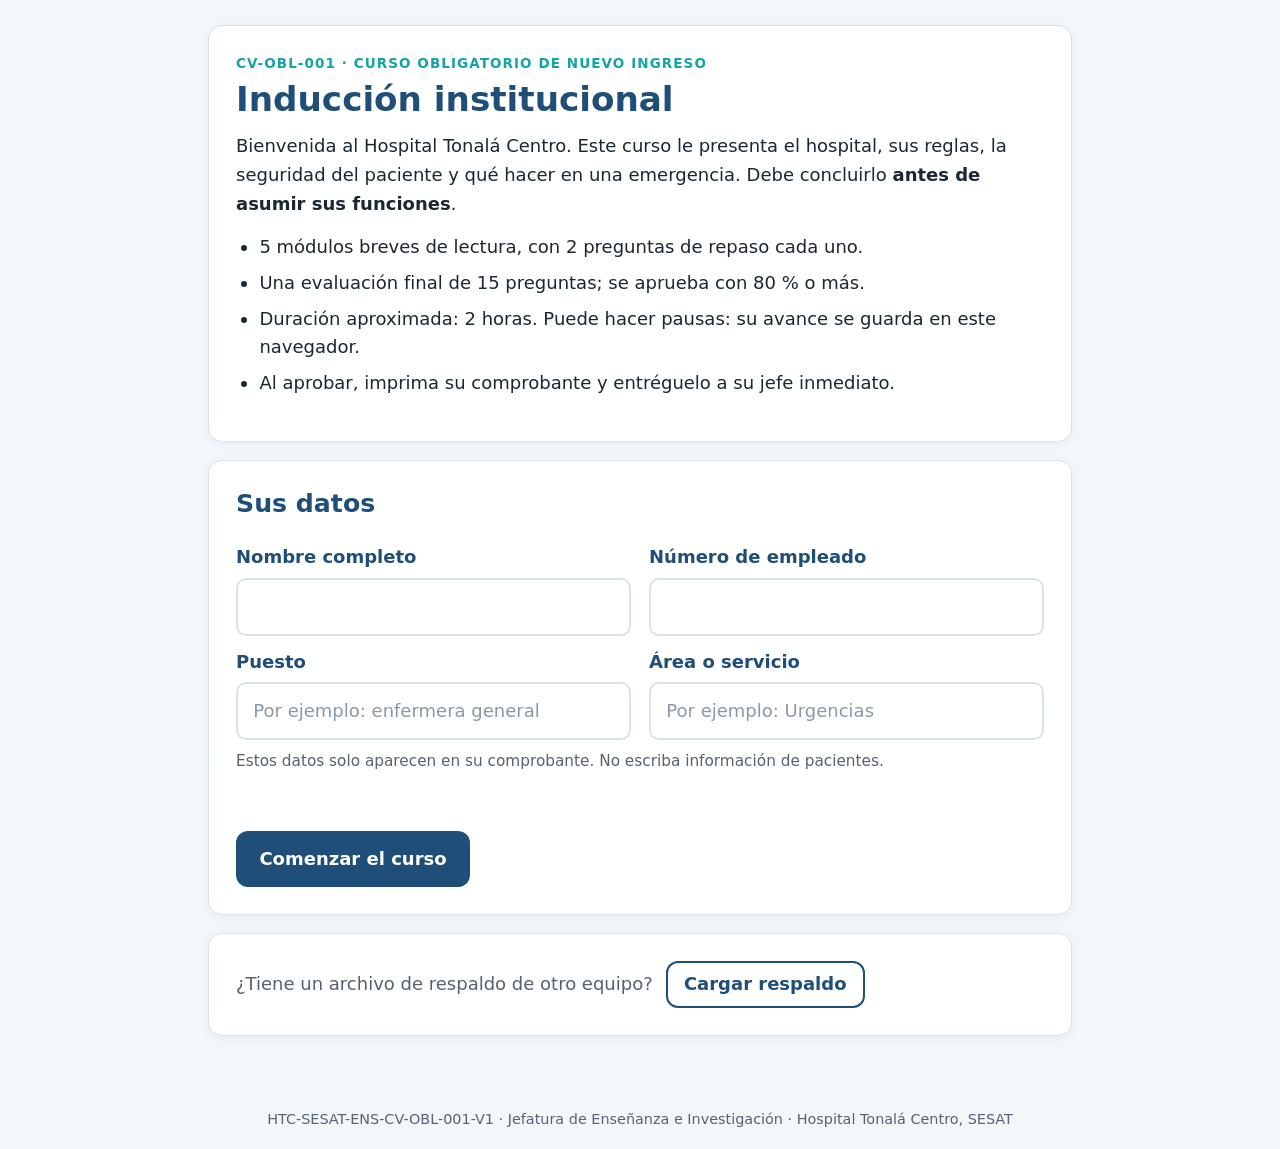
<file: cursos/induccion/index.html>
<!DOCTYPE html>
<html lang="es">
<head>
<meta charset="utf-8">
<meta name="viewport" content="width=device-width, initial-scale=1">
<title>Inducción institucional · CV-OBL-001</title>
<!-- CV-OBL-001 Inducción institucional — Hospital Tonalá Centro, SESAT.
     Archivo único (HTML + CSS + JavaScript), funciona sin servidor.
     Para editar textos: constantes CURSO, MODULOS, EVALUACION y ORIENTACION_AREA. -->
<style>
/* CV-OBL-001 Inducción institucional — estilos sencillos, fondo claro */
:root {
  color-scheme: light;
  --azul: #1F4E79; --azul2: #2D6CA3; --turq: #14A3A6; --turq-cl: #E3F5F5;
  --verde: #2E9D5B; --verde-cl: #E6F5EC; --rojo: #B83227; --rojo-cl: #FBEAE8;
  --ambar-cl: #FFF5E0; --fondo: #F4F7FA; --borde: #D9E2EA; --texto: #1B2733; --tenue: #536373;
}
* { box-sizing: border-box; }
html { font-size: 18px; background: var(--fondo); }
body { margin: 0; background: var(--fondo); color: var(--texto); font-family: "Segoe UI", system-ui, -apple-system, Roboto, Arial, sans-serif; line-height: 1.6; }
button, input, select { font: inherit; color: inherit; }
.oculto { display: none !important; }
:focus-visible { outline: 3px solid var(--turq); outline-offset: 2px; }

header.barra { background: #fff; border-bottom: 1px solid var(--borde); position: sticky; top: 0; z-index: 10; }
.barra-in { max-width: 900px; margin: 0 auto; padding: .6rem 1rem; display: flex; align-items: center; gap: 1rem; flex-wrap: wrap; }
.marca { font-weight: 800; color: var(--azul); line-height: 1.2; }
.marca small { display: block; font-weight: 600; color: var(--tenue); font-size: .72rem; }
.prog { flex: 1 1 200px; }
.prog .t { font-size: .75rem; color: var(--tenue); font-weight: 600; }
.pbar { height: 10px; background: #E5ECF2; border-radius: 99px; overflow: hidden; }
.pbar span { display: block; height: 100%; width: 0; background: linear-gradient(90deg, var(--turq), var(--verde)); transition: width .5s; }

main { max-width: 900px; margin: 0 auto; padding: 1.4rem 1rem 3rem; }
.card { background: #fff; border: 1px solid var(--borde); border-radius: 14px; padding: 1.5rem; box-shadow: 0 2px 10px rgba(16,42,67,.06); }
.card + .card { margin-top: 1rem; }
h1, h2, h3 { color: var(--azul); line-height: 1.25; margin: 0 0 .6rem; }
h1 { font-size: 1.9rem; } h2 { font-size: 1.4rem; } h3 { font-size: 1.12rem; }
p { margin: 0 0 .8rem; }
.kicker { text-transform: uppercase; letter-spacing: .08em; font-size: .75rem; font-weight: 800; color: var(--turq); margin-bottom: .2rem; }
.tenue { color: var(--tenue); }
ul.lst { margin: 0 0 .9rem; padding-left: 1.3rem; } ul.lst li { margin-bottom: .4rem; }

.btn { display: inline-flex; align-items: center; justify-content: center; gap: .4rem; border: 0; border-radius: 12px; padding: .75rem 1.3rem; font-weight: 700; cursor: pointer; min-height: 48px; font-size: 1rem; }
.btn-p { background: var(--azul); color: #fff; } .btn-p:hover { background: #183F63; }
.btn-s { background: #fff; color: var(--azul); border: 2px solid var(--azul); } .btn-s:hover { background: var(--fondo); }
.btn-v { background: var(--verde); color: #fff; }
.btn-x { background: #fff; color: var(--rojo); border: 2px solid #E7B5AF; }
.btn[disabled] { opacity: .45; cursor: not-allowed; }
.acc { display: flex; gap: .7rem; flex-wrap: wrap; margin-top: 1.2rem; align-items: center; }
.acc .der { margin-left: auto; }

label { display: block; font-weight: 700; color: var(--azul); margin: .7rem 0 .3rem; }
input[type=text], select { width: 100%; border: 2px solid var(--borde); border-radius: 10px; padding: .7rem .85rem; background: #fff; color: var(--texto); -webkit-text-fill-color: var(--texto); }
input[type=text]:focus, select:focus { border-color: var(--turq); outline: none; }
input::placeholder { color: #8A99A8; -webkit-text-fill-color: #8A99A8; }
.campos { display: grid; grid-template-columns: 1fr 1fr; gap: 0 1rem; }
.aviso { font-size: .85rem; color: var(--tenue); margin-top: .5rem; }
.error { color: var(--rojo); font-weight: 600; font-size: .9rem; min-height: 1.2rem; margin-top: .4rem; }

.mods { display: grid; gap: .8rem; }
.mod { display: flex; gap: 1rem; align-items: center; background: #fff; border: 1px solid var(--borde); border-radius: 14px; padding: 1rem 1.1rem; }
.mod .n { width: 48px; height: 48px; border-radius: 50%; display: grid; place-items: center; font-weight: 800; font-size: 1.2rem; background: var(--turq-cl); color: #0E5A6B; flex: none; }
.mod.hecho .n { background: var(--verde); color: #fff; }
.mod.bloq { opacity: .6; }
.mod .info { flex: 1; min-width: 0; }
.mod .info b { display: block; color: var(--azul); font-size: 1.05rem; }
.mod .info small { color: var(--tenue); }
.estado { display: inline-block; font-size: .78rem; font-weight: 700; border-radius: 99px; padding: .1rem .6rem; margin-top: .2rem; }
.e-ok { background: var(--verde-cl); color: #1E6B3E; } .e-cur { background: var(--ambar-cl); color: #7A4F0E; } .e-no { background: #EEF1F4; color: #5B6B7A; }

.paso { font-size: .85rem; color: var(--tenue); font-weight: 600; }
table.t { width: 100%; border-collapse: collapse; margin: .2rem 0 1rem; font-size: .95rem; }
table.t th { background: var(--azul); color: #fff; text-align: left; padding: .5rem .7rem; }
table.t td { padding: .5rem .7rem; border-bottom: 1px solid var(--borde); vertical-align: top; }
table.t tr:nth-child(even) td { background: #F8FAFC; }
.nota, .alerta, .pend { border-radius: 10px; padding: .8rem 1rem; margin: .4rem 0 1rem; border-left: 5px solid; }
.nota { background: var(--turq-cl); border-color: var(--turq); }
.alerta { background: var(--rojo-cl); border-color: var(--rojo); }
.pend { background: var(--ambar-cl); border-color: #D69E2E; font-size: .9rem; }
.pend b:first-child { color: #7A4F0E; }

.preg { font-size: 1.12rem; font-weight: 700; margin-bottom: .9rem; }
.ops { display: grid; gap: .6rem; }
.op { text-align: left; display: flex; gap: .7rem; align-items: flex-start; background: #fff; border: 2px solid var(--borde); border-radius: 12px; padding: .75rem .9rem; cursor: pointer; min-height: 50px; }
.op:hover:not([disabled]) { border-color: var(--turq); }
.op .l { width: 28px; height: 28px; border-radius: 7px; background: var(--fondo); color: var(--azul); display: grid; place-items: center; font-weight: 800; flex: none; font-size: .88rem; }
.op.sel { border-color: var(--azul); background: #F1F6FB; } .op.sel .l { background: var(--azul); color: #fff; }
.op.bien { border-color: var(--verde); background: var(--verde-cl); } .op.bien .l { background: var(--verde); color: #fff; }
.op.mal { border-color: var(--rojo); background: var(--rojo-cl); } .op.mal .l { background: var(--rojo); color: #fff; }
.op[disabled] { cursor: default; }
.fb { margin-top: 1rem; border-radius: 12px; padding: .9rem 1rem; }
.fb.ok { background: var(--verde-cl); color: #1E5233; } .fb.no { background: var(--rojo-cl); color: #6E1F17; }
.evq { border-top: 1px solid var(--borde); padding-top: 1.1rem; margin-top: 1.1rem; }
.evq:first-of-type { border-top: 0; margin-top: 0; padding-top: 0; }
.resultado { text-align: center; padding: 1rem 0; }
.resultado .cal { font-size: 3rem; font-weight: 800; line-height: 1; }
.cal.ok { color: var(--verde); } .cal.no { color: var(--rojo); }

/* comprobante */
.comp h1 { font-size: 1.5rem; text-align: center; }
.comp .inst { text-align: center; color: var(--tenue); margin-bottom: 1rem; }
.chk { display: flex; gap: .6rem; align-items: flex-start; padding: .3rem 0; border-bottom: 1px dashed var(--borde); font-size: .95rem; }
.chk .c { width: 18px; height: 18px; border: 2px solid #7F8C99; border-radius: 4px; flex: none; margin-top: .2rem; }
.firmas { display: grid; grid-template-columns: repeat(3, 1fr); gap: 1.2rem; margin-top: 2.5rem; text-align: center; font-size: .85rem; }
.firmas div { border-top: 1px solid #555; padding-top: .3rem; }

footer { text-align: center; color: var(--tenue); font-size: .8rem; padding: 1rem; }
.toast { position: fixed; left: 50%; bottom: 1.2rem; transform: translateX(-50%); background: var(--azul); color: #fff; padding: .7rem 1.1rem; border-radius: 10px; z-index: 30; box-shadow: 0 6px 20px rgba(0,0,0,.18); max-width: 90vw; }
.velo { position: fixed; inset: 0; background: rgba(16,32,48,.45); display: grid; place-items: center; padding: 1rem; z-index: 40; }
.modal { background: #fff; border-radius: 14px; padding: 1.4rem; max-width: 520px; width: 100%; }

@media (max-width: 640px) {
  html { font-size: 17px; }
  .card { padding: 1.1rem; }
  .campos { grid-template-columns: 1fr; }
  .acc .btn { flex: 1 1 auto; } .acc .der { margin-left: 0; }
  h1 { font-size: 1.55rem; }
  .firmas { grid-template-columns: 1fr; gap: 2rem; }
  table.t { font-size: .88rem; }
}
@media print {
  html, body { background: #fff; font-size: 11pt; }
  header.barra, footer, .no-imp, .toast { display: none !important; }
  main { padding: 0; max-width: none; }
  .card { border: 0; box-shadow: none; padding: 0; }
  table.t th { background: #1F4E79 !important; color: #fff !important; -webkit-print-color-adjust: exact; print-color-adjust: exact; }
}

</style>
</head>
<body>
<header class="barra oculto" id="barra"><div class="barra-in">
  <div class="marca">Inducción institucional<small>CV-OBL-001 · Hospital Tonalá Centro, SESAT</small></div>
  <div class="prog"><div class="t" id="ptxt"></div><div class="pbar" role="progressbar" aria-label="Avance del curso" aria-valuemin="0" aria-valuemax="100" aria-valuenow="0"><span id="pbar"></span></div></div>
</div></header>
<main id="app"></main>
<input type="file" id="archivo" accept=".json,application/json" hidden>
<footer>HTC-SESAT-ENS-CV-OBL-001-V1 · Jefatura de Enseñanza e Investigación · Hospital Tonalá Centro, SESAT</footer>
<script>
/* ==========================================================================
   CONTENIDO — CV-OBL-001 Inducción institucional
   Fuente única para el curso HTML y para el documento de sustento (.docx).
   Bloques de cada página: ["p", texto] · ["lista", [..]] · ["tabla", [encabezados], [[filas]]]
   · ["nota", texto] · ["alerta", texto] · ["pendiente", texto]
   Preguntas: la PRIMERA opción es la correcta (el curso las baraja al mostrarlas).
   El texto admite **negritas**.
   ========================================================================== */
const CURSO = {
  clave: "HTC-SESAT-ENS-CV-OBL-001-V1",
  corta: "CV-OBL-001",
  titulo: "Inducción institucional",
  subtitulo: "Bienvenida al Hospital Tonalá Centro",
  institucion: "Hospital Tonalá Centro, SESAT · Jefatura de Enseñanza e Investigación",
  duracion: "2 horas",
  aprobacion: 80,
};

const MODULOS = [
  /* ------------------------------------------------------------------ 1 */
  { id: 1, titulo: "Nuestro hospital", min: 20, icono: "hosp",
    objetivo: "Conocer la identidad, la organización y los servicios del hospital, y ubicar los documentos que rigen su trabajo.",
    paginas: [
      { t: "Quiénes somos", b: [
        ["p", "El **Hospital Tonalá Centro «Pbro. Rafael González González»** forma parte de **Servicios de Salud Tonalá (SESAT)**, Organismo Público Descentralizado del Municipio de Tonalá, Jalisco."],
        ["p", "Atiende principalmente a familias tonaltecas, con prioridad a las personas que no cuentan con seguridad social."],
        ["lista", ["Consulta externa.", "Urgencias generales y pediátricas.", "Cirugía y hospitalización.", "Unidad de Hemodiálisis.", "Maternidad.", "Apoyo diagnóstico: laboratorio e imagen."]],
        ["nota", "Usted forma parte de un hospital público en crecimiento. Su trabajo, sea clínico o no clínico, contribuye directamente a la atención de los pacientes."]] },
      { t: "Misión y visión", b: [
        ["p", "**Misión** (texto vigente):"],
        ["lista", ["Brindar atención médica digna, humana y accesible a las familias de Tonalá, priorizando a personas sin seguridad social.",
          "Fortalecer la red de salud municipal mediante servicios médicos integrales de consulta externa, urgencias generales y pediátricas, cirugía y diagnósticos.",
          "Acercar los servicios de salud a la población local para evitar la saturación de hospitales externos y reducir tiempos de traslado."]],
        ["p", "**Visión** (texto vigente):"],
        ["lista", ["Consolidarse como un modelo de innovación y eficiencia en la infraestructura hospitalaria pública del Área Metropolitana de Guadalajara.",
          "Ampliar de forma progresiva su capacidad operativa, incluyendo hospitalización, quirófanos, especialidades y unidades como hemodiálisis.",
          "Funcionar como un espacio de vinculación comunitaria y académica, apoyando la atención integral y la colaboración con instituciones de salud y educativas."]],
        ["pendiente", "La misión y la visión se transcriben del Manual de Organización (HTC-SESAT-DIR-MAN-ORG-001-V1). Si el Consejo aprueba una nueva redacción, este texto se actualiza."]] },
      { t: "Nuestros valores", b: [
        ["tabla", ["Valor", "Qué significa en el trabajo diario"], [
          ["Humanismo y dignidad", "Trato cálido, empático y respetuoso a cada paciente y su familia; la salud es un derecho humano."],
          ["Justicia social y equidad", "Acceso a servicios de calidad para toda la población, en especial para las familias más vulnerables."],
          ["Compromiso y solidaridad", "Respuesta oportuna ante emergencias y necesidades del municipio, en coordinación con la red de salud."],
          ["Eficiencia y transparencia", "Uso responsable de los recursos y de la infraestructura para dar el mejor servicio."],
          ["Innovación", "Búsqueda constante de mejora en tecnología, diagnóstico y servicios para beneficio de los pacientes."]]]] },
      { t: "Cómo estamos organizados", b: [
        ["p", "El **Consejo** de SESAT es el órgano de gobierno del Organismo. La **Dirección General** conduce la operación del hospital. De ella dependen:"],
        ["tabla", ["Unidad", "Áreas que coordina"], [
          ["Subdirección Médica", "Jefaturas de Urgencias, Hospitalización, Maternidad y Trabajo Social."],
          ["Subdirección Administrativa", "Conservación de Infraestructura, CENDIS, Caja y Jefatura de Servicios Generales."],
          ["Subdirección Jurídica", "Asuntos legales y normativos del Organismo."],
          ["Jefatura de Enseñanza e Investigación", "Inducción, capacitación del personal, campos clínicos e investigación."],
          ["Coordinación de Hemodiálisis", "Unidad de Hemodiálisis, incluida su Jefatura de Enfermería."]]],
        ["nota", "Su **jefe inmediato** es su primera referencia para dudas sobre funciones, horarios, procedimientos y permisos."]] },
      { t: "Los documentos que rigen su trabajo", b: [
        ["lista", ["**Reglamento del OPD SESAT** (Ordenamiento): crea el Organismo y define su objeto y su gobierno.",
          "**Reglamento Interior** y **Manual de Organización**: estructura, funciones y obligaciones generales del personal.",
          "**Condiciones Generales de Trabajo**: derechos y obligaciones laborales.",
          "**Manuales y procedimientos (PNO) de su área**: cómo se hace cada proceso, paso a paso."]],
        ["p", "Todos los documentos normativos tienen una **clave** (por ejemplo, HTC-SESAT-ENS-CV-OBL-001-V1) y una **versión**. Use siempre la versión vigente que le indique su área: **una copia impresa no es una copia controlada** y puede estar desactualizada."],
        ["pendiente", "Las Condiciones Generales de Trabajo del Organismo están en elaboración; mientras se aprueban, aplica la normativa laboral vigente."]] },
    ],
    repaso: [
      { q: "Según la misión del hospital, ¿a quién se da prioridad en la atención?", ops: ["A las personas sin seguridad social", "A las personas con seguro de gastos médicos", "Solo a pacientes referidos de otros hospitales", "Solo a trabajadores del municipio"], exp: "La misión prioriza a las familias de Tonalá que no cuentan con seguridad social." },
      { q: "Necesita consultar cómo se realiza un proceso de su área. ¿Qué documento debe usar?", ops: ["El procedimiento vigente del área, con su clave y versión", "Una copia impresa antigua que encontró en un cajón", "Las indicaciones de un compañero, aunque no estén escritas", "Un documento de otro hospital"], exp: "Solo la versión vigente y controlada es válida; las copias impresas pueden estar desactualizadas." }],
  },

  /* ------------------------------------------------------------------ 2 */
  { id: 2, titulo: "Reglamento, derechos y conducta", min: 20, icono: "rule",
    objetivo: "Identificar las obligaciones y prohibiciones del personal, los derechos de los pacientes y las reglas de confidencialidad.",
    paginas: [
      { t: "Sus obligaciones generales", b: [
        ["p", "El Reglamento Interior del Organismo establece, entre otras, estas obligaciones para todo el personal:"],
        ["lista", ["Cumplir el Ordenamiento, el Reglamento y los documentos normativos de su puesto.",
          "Respetar los derechos de los pacientes y tratarlos con dignidad y **sin discriminación**.",
          "Guardar la **confidencialidad** de la información clínica y de los datos personales.",
          "Portar a la vista su **identificación institucional** durante toda la jornada.",
          "**Notificar** los eventos adversos, eventos centinela y cuasifallas que conozca.",
          "Participar en la capacitación y en las actividades de mejora de la calidad."]],
        ["p", "Además: registre **personalmente** su entrada y salida (nadie puede registrar por usted) y, si va a faltar, avise a su jefe inmediato a la brevedad y, en servicios de atención continua, **antes del inicio de su turno**."]] },
      { t: "Lo que está prohibido", b: [
        ["lista", ["Abandonar el servicio sin entregar a los pacientes a su relevo o sin autorización.",
          "Presentarse a trabajar bajo los efectos del alcohol o de drogas.",
          "Solicitar o aceptar dinero, regalos o favores de pacientes, familiares o proveedores.",
          "Atender pacientes particulares, promover servicios privados o vender productos en el hospital.",
          "Sacar medicamentos, insumos, equipo, documentos o expedientes de las instalaciones.",
          "Alterar, destruir u ocultar registros clínicos o administrativos.",
          "Fumar en las instalaciones.",
          "Tomar fotografías o videos de pacientes sin autorización, o usar el celular de forma que distraiga la atención.",
          "Ejercer cualquier forma de violencia, acoso u hostigamiento."]],
        ["nota", "El Reglamento Interior no impone sanciones: los incumplimientos se documentan y se remiten a la instancia competente conforme a la legislación laboral y de responsabilidades administrativas."],
        ["pendiente", "Lista tomada del proyecto de Condiciones Generales de Trabajo; se ajustará al texto que se apruebe."]] },
      { t: "Derechos generales de los pacientes", b: [
        ["p", "Todo paciente tiene derecho a:"],
        ["tabla", ["N.°", "Derecho"], [
          ["1", "Recibir atención médica adecuada."], ["2", "Recibir trato digno y respetuoso."], ["3", "Recibir información suficiente, clara, oportuna y veraz."],
          ["4", "Decidir libremente sobre su atención."], ["5", "Otorgar o no su consentimiento válidamente informado."], ["6", "Ser tratado con confidencialidad."],
          ["7", "Contar con facilidades para obtener una segunda opinión."], ["8", "Recibir atención médica en caso de urgencia."], ["9", "Contar con un expediente clínico."],
          ["10", "Ser atendido cuando se inconforme por la atención médica recibida."]]],
        ["nota", "Si un paciente o familiar quiere presentar una queja, oriéntelo con amabilidad hacia el área que el hospital tenga designada; nunca lo desaliente."],
        ["pendiente", "Área y medio institucional para recibir quejas y sugerencias por definir."]] },
      { t: "Confidencialidad y expediente clínico", b: [
        ["lista", ["La información del expediente clínico es **confidencial**: solo la consulta el personal que participa en la atención del paciente.",
          "No comente casos de pacientes en pasillos, elevadores ni áreas públicas.",
          "**Nunca** comparta datos, fotografías ni documentos de pacientes por WhatsApp, redes sociales o correo personal.",
          "Las notas y registros se escriben con letra legible, sin abreviaturas, sin tachaduras ni enmendaduras, con fecha, hora, nombre y firma de quien los elabora.",
          "Cierre su sesión en las computadoras y no comparta sus contraseñas."]],
        ["alerta", "Una fotografía de un paciente compartida «solo con compañeros» es una violación a su derecho a la confidencialidad, aunque no se muestre su rostro."]] },
    ],
    repaso: [
      { q: "Un familiar le ofrece dinero en agradecimiento por la atención. ¿Qué hace?", ops: ["Lo rechaza con amabilidad y agradece el gesto", "Lo acepta si es una cantidad pequeña", "Lo acepta y lo comparte con el equipo", "Le pide que lo deje en la central de enfermería"], exp: "Está prohibido solicitar o aceptar dinero, regalos o favores de pacientes, familiares o proveedores." },
      { q: "Un compañero le pide que registre su entrada porque llegará tarde. ¿Qué responde?", ops: ["No es posible: cada quien registra su propia asistencia", "Acepta, si solo es por esta ocasión", "Acepta, si su jefe no se da cuenta", "Registra su entrada a la hora exacta de inicio del turno"], exp: "El registro de asistencia es personal; registrar por otra persona está prohibido." }],
  },

  /* ------------------------------------------------------------------ 3 */
  { id: 3, titulo: "Seguridad del paciente", min: 25, icono: "shield",
    objetivo: "Conocer las ocho Acciones Esenciales para la Seguridad del Paciente (AESP) y cómo notificar un evento.",
    paginas: [
      { t: "Las ocho Acciones Esenciales", b: [
        ["p", "Las AESP son ocho prácticas **obligatorias** en todos los hospitales del país, establecidas por el Consejo de Salubridad General. Cada trabajador participa en alguna de ellas."],
        ["tabla", ["AESP", "Lo esencial"], [
          ["1. Identificación del paciente", "Dos identificadores: **nombre completo y fecha de nacimiento**. Nunca el número de cama."],
          ["2. Comunicación efectiva", "Indicaciones verbales: escuchar, escribir, leer y confirmar. Entregas de turno con la técnica SAER."],
          ["3. Seguridad en la medicación", "Doble verificación de medicamentos de alto riesgo; alertas visuales; nunca trasvasar."],
          ["4. Seguridad en procedimientos", "Marcado del sitio, lista de verificación de cirugía y tiempo fuera: paciente, procedimiento y sitio correctos."],
          ["5. Reducción de infecciones", "Higiene de manos en los cinco momentos: la medida más eficaz."],
          ["6. Prevención de caídas", "Evaluar el riesgo a todos los pacientes y aplicar medidas de prevención."],
          ["7. Registro y análisis de eventos", "Notificar eventos adversos, centinela y cuasifallas para aprender y mejorar."],
          ["8. Cultura de seguridad", "Medir el clima de seguridad y hablar sin temor ante un riesgo."]]],
        ["nota", "Estas acciones se estudian a fondo en el curso obligatorio **CV-OBL-002 Acciones Esenciales para la Seguridad del Paciente**, con constancia."]] },
      { t: "Identificación y comunicación en la práctica", b: [
        ["lista", ["Antes de entregar una dieta, administrar un medicamento, tomar una muestra o trasladar a un paciente, pregúntele: **«¿Me dice su nombre completo y su fecha de nacimiento?»** y compárelo con su brazalete.",
          "Si recibe una indicación por teléfono, escríbala y léala de vuelta a quien se la dio; espere su confirmación.",
          "Ante cualquier duda, **deténgase y pregunte**. Detener una actividad para aclarar una duda es una conducta segura, no una falta."]]] },
      { t: "Cuándo y cómo notificar", b: [
        ["tabla", ["Tipo", "Qué es", "Ejemplo"], [
          ["Cuasifalla", "Error que **no llegó** al paciente porque se detectó a tiempo.", "Se detecta un medicamento equivocado antes de administrarlo."],
          ["Evento adverso", "Suceso imprevisto e indeseado que **llega** al paciente.", "Un paciente se cae al levantarse de la cama."],
          ["Evento centinela", "Muerte o pérdida permanente grave de una función, no causada por la evolución natural de la enfermedad.", "Cirugía en el sitio equivocado."],
          ["Condición insegura", "Situación del entorno que puede causar daño.", "Piso mojado sin señalización; contacto eléctrico dañado."]]],
        ["p", "**Qué hacer:** 1) atienda al paciente y limite el daño; 2) avise a su jefe inmediato; 3) notifique por el mecanismo institucional; 4) registre los hechos."],
        ["nota", "La notificación es **anónima, voluntaria, confidencial y no punitiva**. Su propósito es corregir los procesos, no buscar culpables."],
        ["pendiente", "Formato y medio institucional de notificación por definir (se indicará en el curso CV-OBL-004)."]] },
    ],
    repaso: [
      { q: "¿Cuáles son los dos identificadores del paciente?", ops: ["Nombre completo y fecha de nacimiento", "Nombre y número de cama", "Número de expediente y diagnóstico", "Nombre y servicio"], exp: "Los identificadores son nombre completo y fecha de nacimiento; la cama nunca identifica." },
      { q: "Usted detecta, antes de entregarla, que una dieta es para otro paciente. ¿Cómo se clasifica y qué hace?", ops: ["Es una cuasifalla: la corrige y la notifica", "No pasó nada, no hay que hacer nada", "Es un evento centinela", "Es un evento adverso y se oculta"], exp: "El error no llegó al paciente: es una cuasifalla y se notifica para corregir el proceso." }],
  },

  /* ------------------------------------------------------------------ 4 */
  { id: 4, titulo: "Los sistemas del modelo de seguridad", min: 25, icono: "gear",
    objetivo: "Reconocer las barreras de seguridad de los cuatro sistemas del modelo: medicamentos, infecciones, infraestructura y talento humano.",
    paginas: [
      { t: "¿Qué son los sistemas del modelo?", b: [
        ["p", "El modelo de certificación del Consejo de Salubridad General organiza la seguridad del hospital en **cuatro sistemas**. Desde su ingreso, usted debe conocer sus barreras básicas:"],
        ["tabla", ["Sistema", "Protege"], [
          ["Gestión segura del uso de medicamentos", "Que cada paciente reciba el medicamento correcto, de forma segura."],
          ["Prevención y control de infecciones", "Que pacientes y personal no adquieran infecciones en el hospital."],
          ["Gestión y seguridad de la infraestructura", "Que el edificio, las instalaciones y los equipos sean seguros."],
          ["Gestión del talento humano", "Que el personal sea competente, esté capacitado y trabaje de forma segura."]]]] },
      { t: "Medicamentos", b: [
        ["lista", ["Solo el personal **autorizado** prescribe, prepara y administra medicamentos, según su puesto.",
          "Los medicamentos de alto riesgo (insulinas, anticoagulantes, electrolitos concentrados, opioides, entre otros) requieren **doble verificación** independiente.",
          "Los medicamentos se guardan en su envase original, identificados y en el lugar asignado; **nunca se trasvasan**.",
          "Si un paciente trae medicamentos de su casa, avise al personal de enfermería o médico para que se concilien.",
          "Si sospecha una reacción adversa a un medicamento, informe de inmediato al médico responsable."]]] },
      { t: "Infecciones: higiene de manos y EPP", b: [
        ["p", "La higiene de manos corresponde a **todo el personal** que tiene contacto con pacientes o con su entorno, incluidos limpieza, alimentación, camillería y mantenimiento."],
        ["tabla", ["Momento", "Cuándo"], [
          ["1", "Antes del contacto con el paciente."], ["2", "Antes de una tarea limpia o aséptica."], ["3", "Después del riesgo de exposición a líquidos corporales."],
          ["4", "Después del contacto con el paciente."], ["5", "Después del contacto con el entorno del paciente."]]],
        ["lista", ["**Solución alcoholada:** 20 a 30 segundos, si las manos no están visiblemente sucias.", "**Agua y jabón:** 40 a 60 segundos, si están visiblemente sucias.",
          "Los guantes **no sustituyen** la higiene de manos.", "Use el equipo de protección personal (guantes, bata, cubrebocas, protección ocular) según el riesgo de la tarea."]]] },
      { t: "Infecciones: residuos (RPBI)", b: [
        ["p", "Los residuos peligrosos biológico-infecciosos se separan **en el lugar donde se generan**, conforme a la NOM-087-SEMARNAT-SSA1-2002:"],
        ["tabla", ["Residuo", "Dónde se deposita"], [
          ["Punzocortantes (agujas, lancetas, bisturís)", "Recipiente rígido de color **rojo**."],
          ["Materiales con sangre o líquidos corporales (gasas, guantes, sondas)", "Bolsa de color **rojo**."],
          ["Residuos patológicos (tejidos, órganos, placentas)", "Bolsa de color **amarillo**."],
          ["Sangre y líquidos corporales en estado líquido", "Recipiente hermético de color **rojo**."],
          ["Basura común (papel, envolturas, restos de comida)", "Contenedor de residuos comunes; nunca con RPBI."]]],
        ["alerta", "**Si se pincha o se salpica con sangre:** lave de inmediato la zona con agua y jabón (las mucosas, con abundante agua), sin tallar ni exprimir, y **avise de inmediato** a su jefe inmediato para su valoración médica. La atención oportuna es importante."],
        ["pendiente", "Ruta institucional de atención de accidentes con material punzocortante (área responsable y horario) por definir."]] },
      { t: "Infraestructura y equipos", b: [
        ["lista", ["Ubique en su área las **rutas de evacuación**, salidas de emergencia y extintores; nunca los bloquee.",
          "Reporte a **Conservación de Infraestructura** las fallas: contactos o cables dañados, fugas de agua o gas, luminarias apagadas, puertas o pisos en mal estado.",
          "Opere un equipo médico o electromecánico **solo si ha sido capacitado** en su uso (NOM-016-SSA3-2012).",
          "Si un equipo falla o está dañado, retírelo de uso, identifíquelo como «fuera de servicio» y repórtelo.",
          "Las condiciones inseguras también se notifican."]]] },
      { t: "Talento humano: usted en el hospital", b: [
        ["lista", ["Conozca las **funciones de su puesto**; su jefe inmediato le dará la orientación específica de su área.",
          "Participe en el **programa anual de capacitación**; algunos cursos son obligatorios y tienen vigencia.",
          "Su desempeño se evalúa cada año; los resultados sirven para su capacitación y desarrollo.",
          "Mantenga actualizados sus documentos (cédula, títulos, certificados) en Recursos Humanos.",
          "**Reporte todo accidente de trabajo** el mismo día, aunque parezca menor.",
          "Cuide su salud: vacunación según su exposición laboral y programas de salud mental del personal."]]] },
    ],
    repaso: [
      { q: "Terminó de aplicar una inyección. ¿Dónde deposita la aguja?", ops: ["En el recipiente rígido rojo para punzocortantes", "En la bolsa roja", "En la basura común", "En la bolsa amarilla"], exp: "Los punzocortantes van en el recipiente rígido rojo, sin reencapuchar la aguja." },
      { q: "Encuentra un contacto eléctrico con cables expuestos junto a una cama. ¿Qué hace?", ops: ["Evita su uso, avisa y lo reporta a Conservación de Infraestructura", "Lo cubre con cinta y sigue trabajando", "No hace nada, no es su área", "Lo repara usted mismo"], exp: "Es una condición insegura: se evita el riesgo y se reporta al área responsable." }],
  },

  /* ------------------------------------------------------------------ 5 */
  { id: 5, titulo: "Respuesta a emergencias", min: 20, icono: "alarm",
    objetivo: "Saber cómo actuar ante un paro cardiorrespiratorio, un incendio o un sismo, y cómo apoyar la evacuación.",
    paginas: [
      { t: "Paro cardiorrespiratorio: código azul", b: [
        ["p", "Si una persona no responde y no respira con normalidad:"],
        ["lista", ["**Pida ayuda de inmediato** y active el código azul por el medio institucional.",
          "Si está capacitado, inicie las compresiones torácicas sin demora.",
          "Solicite que acerquen el **carro rojo** y el **desfibrilador (DEA)**.",
          "Si no es personal clínico: pida ayuda, avise al personal más cercano y despeje el área."]],
        ["pendiente", "Medio de activación del código azul (extensión, voceo o alarma) por difundir en cada área; véase el protocolo de código azul del servicio de Urgencias."]] },
      { t: "Incendio: R-A-C-E", b: [
        ["tabla", ["Paso", "Acción"], [
          ["**R** — Rescatar", "Retire a las personas que estén en peligro inmediato."],
          ["**A** — Alarmar", "Active la alarma y avise de inmediato."],
          ["**C** — Contener", "Cierre puertas y ventanas para limitar el humo y el fuego."],
          ["**E** — Extinguir o evacuar", "Si el fuego es pequeño y está capacitado, use el extintor; si no, evacue."]]],
        ["p", "**Uso del extintor (J-A-A-B):** **J**ale el seguro · **A**punte a la base del fuego · **A**priete la palanca · **B**arra de lado a lado."],
        ["alerta", "Nunca use el elevador durante un incendio. Si hay humo, desplácese agachado, cerca del piso."]] },
      { t: "Sismo y evacuación", b: [
        ["lista", ["Durante el sismo: **no corro, no grito, no empujo**. Aléjese de ventanas y objetos que puedan caer y ubíquese en la zona de menor riesgo.",
          "Proteja a los pacientes que no pueden moverse: frene camas y camillas y cúbralos de objetos que puedan caer.",
          "Al terminar el movimiento, evacue solo si se indica, por la ruta señalada y hacia el punto de reunión. **No use elevadores.**",
          "En una evacuación de pacientes, siga las indicaciones del jefe de brigada; primero se traslada a los pacientes a una zona segura del mismo piso, y después, si es necesario, a otro nivel."]],
        ["nota", "En cada área hay brigadas de emergencia y se realizan al menos dos simulacros al año. Su participación es obligatoria."],
        ["pendiente", "Plan hospitalario de respuesta a emergencias, integrantes de brigadas, puntos de reunión y extensiones de emergencia por difundir. Número de emergencias externo: 911."]] },
    ],
    repaso: [
      { q: "Descubre un incendio en un cesto de basura cerca de un paciente. ¿Qué hace primero?", ops: ["Retira al paciente del peligro inmediato (Rescatar)", "Busca el extintor antes de mover a nadie", "Abre las ventanas para que salga el humo", "Llama a su casa para avisar"], exp: "El primer paso de R-A-C-E es rescatar a las personas en peligro inmediato." },
      { q: "Durante un sismo usted está en un piso superior. ¿Puede usar el elevador para evacuar?", ops: ["No, nunca se usan elevadores en sismo o incendio", "Sí, si va con un paciente", "Sí, si el sismo ya terminó", "Sí, si está vacío"], exp: "El elevador puede detenerse o fallar; la evacuación se hace por escaleras y rutas señaladas." }],
  },
];

/* Evaluación final: 15 reactivos, 3 por módulo. Primera opción = correcta. */
const EVALUACION = [
  { m: 1, q: "¿De qué organismo forma parte el Hospital Tonalá Centro?", ops: ["Servicios de Salud Tonalá (SESAT), Organismo Público Descentralizado", "Instituto Mexicano del Seguro Social", "Secretaría de Salud federal", "Un hospital privado"], exp: "El hospital forma parte de SESAT, OPD del Municipio de Tonalá." },
  { m: 1, q: "¿Quién es su primera referencia para dudas sobre sus funciones y procedimientos?", ops: ["Su jefe inmediato", "El Consejo del Organismo", "Cualquier paciente", "Un proveedor"], exp: "El jefe inmediato orienta sobre funciones, horarios y procedimientos del área." },
  { m: 1, q: "¿Cuál de estos es uno de los valores del hospital?", ops: ["Humanismo y dignidad", "Rentabilidad", "Exclusividad", "Competencia entre áreas"], exp: "Los valores son humanismo y dignidad, justicia social y equidad, compromiso y solidaridad, eficiencia y transparencia e innovación." },
  { m: 2, q: "¿Cuál de las siguientes conductas está prohibida?", ops: ["Tomar fotografías de pacientes sin autorización", "Portar la identificación institucional", "Notificar una cuasifalla", "Avisar una inasistencia antes del turno"], exp: "Captar imágenes de pacientes sin autorización viola su derecho a la confidencialidad." },
  { m: 2, q: "¿Cuál de los siguientes es un derecho general de los pacientes?", ops: ["Otorgar o no su consentimiento válidamente informado", "Elegir el turno del personal que lo atiende", "Recibir medicamentos sin receta", "Conocer los datos de otros pacientes"], exp: "El consentimiento válidamente informado es uno de los diez derechos generales de los pacientes." },
  { m: 2, q: "Termina su turno y su relevo no ha llegado. ¿Qué procede?", ops: ["No abandonar el servicio y avisar a su jefe inmediato", "Retirarse a su hora", "Dejar una nota en la central y retirarse", "Pedir a un familiar del paciente que espere al relevo"], exp: "Está prohibido abandonar el servicio sin entregar a los pacientes a su relevo o sin autorización." },
  { m: 3, q: "¿Qué dato NO debe usarse para identificar a un paciente?", ops: ["Número de cama", "Nombre completo", "Fecha de nacimiento", "Nombre completo y fecha de nacimiento juntos"], exp: "La cama, la habitación o el servicio nunca identifican al paciente." },
  { m: 3, q: "Un paciente se cae al levantarse de la cama. ¿Cómo se clasifica?", ops: ["Evento adverso", "Cuasifalla", "Condición insegura", "No se clasifica"], exp: "El suceso llegó al paciente: es un evento adverso y se notifica." },
  { m: 3, q: "¿Cuál es el propósito de notificar un evento?", ops: ["Corregir los procesos para que no se repita", "Sancionar al responsable", "Cumplir un trámite sin consecuencias", "Informar a los medios de comunicación"], exp: "La notificación es no punitiva y busca mejorar los procesos." },
  { m: 4, q: "¿Cuántos son los sistemas del modelo de seguridad?", ops: ["Cuatro: medicamentos, infecciones, infraestructura y talento humano", "Dos: clínico y administrativo", "Ocho, uno por cada AESP", "Uno: calidad"], exp: "El modelo organiza la seguridad en cuatro sistemas." },
  { m: 4, q: "Tocó el barandal y la mesa del paciente, pero no al paciente. ¿Debe realizar higiene de manos?", ops: ["Sí, es el momento 5: después del contacto con el entorno del paciente", "No, porque no tocó al paciente", "Solo si usó guantes", "Solo al terminar el turno"], exp: "El entorno del paciente también transmite microorganismos." },
  { m: 4, q: "¿Dónde se deposita una gasa con sangre?", ops: ["En la bolsa roja", "En el recipiente rígido rojo", "En la bolsa amarilla", "En la basura común"], exp: "Los materiales con sangre o líquidos corporales se depositan en bolsa roja." },
  { m: 5, q: "¿Qué significa la «C» de R-A-C-E?", ops: ["Contener: cerrar puertas y ventanas", "Correr hacia la salida", "Cargar el extintor", "Comunicarse con la familia"], exp: "Contener limita la propagación del humo y del fuego." },
  { m: 5, q: "Una persona no responde y no respira con normalidad. ¿Qué hace primero?", ops: ["Pedir ayuda de inmediato y activar el código azul", "Ir por un vaso de agua", "Esperar a que recupere el conocimiento", "Buscar sus documentos de identidad"], exp: "La activación inmediata del código azul es lo primero." },
  { m: 5, q: "Durante un sismo, ¿qué conducta es correcta?", ops: ["No corro, no grito, no empujo, y me alejo de las ventanas", "Salgo corriendo por el elevador", "Me coloco junto a las ventanas", "Desconecto a todos los pacientes de sus equipos"], exp: "Mantener la calma y ubicarse en la zona de menor riesgo protege a todos." },
];

/* Lista de verificación de la orientación específica en el área (Estándar 6/38). */
const ORIENTACION_AREA = [
  "Presentación con el equipo de trabajo y con el jefe inmediato.",
  "Recorrido por el área: ubicación de rutas de evacuación, salidas, extintores, carro rojo y punto de reunión.",
  "Funciones y responsabilidades del puesto (perfil de puesto).",
  "Alcance de los servicios que presta el área.",
  "Procedimientos y formatos del área que le corresponden (versión vigente).",
  "Barreras de seguridad del paciente aplicables a sus funciones.",
  "Equipo de protección personal que debe usar y dónde obtenerlo.",
  "Riesgos del entorno físico del área y cómo comunicarlos.",
  "Separación de RPBI y residuos en el área.",
  "Equipos que operará y capacitación requerida para su uso.",
  "Medio de notificación de eventos adversos, cuasifallas y condiciones inseguras.",
  "Horario, rol de turnos, registro de asistencia y aviso de inasistencias.",
];

if (typeof module !== "undefined") module.exports = { CURSO, MODULOS, EVALUACION, ORIENTACION_AREA };

/* ==========================================================================
   MOTOR — CV-OBL-001 Inducción institucional (versión sencilla)
   Registro → 5 módulos (lecturas + 2 preguntas de repaso) → evaluación final
   (15 reactivos, aprobación configurable) → comprobante imprimible.
   El avance se guarda en el navegador (localStorage) y puede descargarse
   como archivo de respaldo.
   ========================================================================== */
"use strict";
const CLAVE_GUARDADO = "induccion_CV-OBL-001_v1";
const LET = ["A", "B", "C", "D"];
let S = null;

/* ---------- utilidades ---------- */
const $ = (s) => document.querySelector(s);
const app = () => document.getElementById("app");
function esc(t) { return String(t == null ? "" : t).replace(/&/g, "&amp;").replace(/</g, "&lt;").replace(/>/g, "&gt;").replace(/"/g, "&quot;"); }
function fmt(t) { return esc(t).replace(/\*\*([^*]+)\*\*/g, "<b>$1</b>"); }
function hoy(iso) { try { return new Date(iso).toLocaleDateString("es-MX", { day: "numeric", month: "long", year: "numeric" }); } catch (e) { return iso; } }
function hash(s) { let h = 2166136261; for (let i = 0; i < s.length; i++) { h ^= s.charCodeAt(i); h = Math.imul(h, 16777619); } return h >>> 0; }
/** Orden de opciones estable para una misma clave (no cambia al recargar). */
function orden(n, clave) { const a = [...Array(n).keys()]; let s = hash(clave) || 1; for (let i = n - 1; i > 0; i--) { s = (Math.imul(s, 1103515245) + 12345) >>> 0; const j = s % (i + 1); [a[i], a[j]] = [a[j], a[i]]; } return a; }
function arriba() { window.scrollTo(0, 0); }
function toast(t) { const d = document.createElement("div"); d.className = "toast"; d.setAttribute("role", "status"); d.textContent = t; document.body.appendChild(d); setTimeout(() => d.remove(), 3500); }

/* ---------- guardado ---------- */
function guardar() { if (!S) return; S.mod = Date.now(); try { localStorage.setItem(CLAVE_GUARDADO, JSON.stringify(S)); } catch (e) { /* sin almacenamiento: usar respaldo */ } }
function cargar() { try { const t = localStorage.getItem(CLAVE_GUARDADO); const o = t ? JSON.parse(t) : null; return valido(o) ? o : null; } catch (e) { return null; } }
function valido(o) { return o && typeof o.nombre === "string" && o.mods && o.ev; }
function nuevo(datos) { return Object.assign({ v: 1, inicio: new Date().toISOString(), mods: {}, ev: { intentos: [], actual: null, aprobado: false }, pantalla: "menu" }, datos); }
function M(id) { if (!S.mods[id]) S.mods[id] = { pag: 0, resp: {}, hecho: false, fecha: null }; return S.mods[id]; }
function ir(p, extra) { S.pantalla = p; Object.assign(S, extra || {}); guardar(); render(); arriba(); }

function descargarRespaldo() {
  guardar();
  const datos = JSON.stringify({ app: "INDUCCION_CV-OBL-001", guardado: new Date().toISOString(), estado: S });
  const nombre = "Respaldo_Induccion_" + (S.nombre || "").normalize("NFD").replace(/[̀-ͯ]/g, "").replace(/[^A-Za-z0-9]+/g, "_").slice(0, 40) + ".json";
  try { const url = URL.createObjectURL(new Blob([datos], { type: "application/json" })); const a = document.createElement("a"); a.href = url; a.download = nombre; document.body.appendChild(a); a.click(); setTimeout(() => { URL.revokeObjectURL(url); a.remove(); }, 1500); toast("Respaldo descargado."); }
  catch (e) { toast("Este navegador no permitió descargar el respaldo."); }
}
function cargarRespaldo() {
  const inp = $("#archivo"); inp.value = "";
  inp.onchange = () => {
    const f = inp.files && inp.files[0]; if (!f || f.size > 1024 * 1024) return toast("El archivo no es un respaldo válido.");
    const r = new FileReader();
    r.onload = () => { let o = null; try { o = JSON.parse(r.result); } catch (e) { /* inválido */ }
      if (!o || o.app !== "INDUCCION_CV-OBL-001" || !valido(o.estado)) return toast("El archivo no es un respaldo válido de este curso.");
      S = o.estado; S.pantalla = "menu"; guardar(); render(); arriba(); toast("Avance recuperado: " + S.nombre); };
    r.readAsText(f);
  };
  inp.click();
}
function confirmar(texto, boton, alAceptar) {
  const v = document.createElement("div"); v.className = "velo";
  v.innerHTML = '<div class="modal" role="dialog" aria-modal="true"><p>' + texto + '</p><div class="acc"><button class="btn btn-x" id="mSi">' + esc(boton) + '</button><button class="btn btn-s" id="mNo">Cancelar</button></div></div>';
  document.body.appendChild(v); $("#mNo").focus();
  $("#mNo").onclick = () => v.remove(); $("#mSi").onclick = () => { v.remove(); alAceptar(); };
}

/* ---------- progreso ---------- */
const hechos = () => MODULOS.filter((m) => S.mods[m.id] && S.mods[m.id].hecho).length;
function progreso() { if (!S) return 0; return Math.round((hechos() + (S.ev.aprobado ? 1 : 0)) / (MODULOS.length + 1) * 100); }
function barra() {
  const b = $("#barra"); if (!S) { b.classList.add("oculto"); return; }
  b.classList.remove("oculto"); const p = progreso();
  $("#pbar").style.width = p + "%"; $("#pbar").parentElement.setAttribute("aria-valuenow", p);
  $("#ptxt").textContent = p + " % · " + hechos() + " de " + MODULOS.length + " módulos" + (S.ev.aprobado ? " · evaluación aprobada" : "");
}

/* ---------- pantallas ---------- */
function render() {
  barra();
  if (!S) return pRegistro();
  ({ menu: pMenu, modulo: pModulo, evaluacion: pEvaluacion, comprobante: pComprobante }[S.pantalla] || pMenu)();
}

function pRegistro() {
  const previo = cargar();
  let h = '<div class="card"><div class="kicker">' + CURSO.corta + ' · Curso obligatorio de nuevo ingreso</div><h1>' + CURSO.titulo + '</h1>' +
    '<p>' + CURSO.subtitulo + '. Este curso le presenta el hospital, sus reglas, la seguridad del paciente y qué hacer en una emergencia. Debe concluirlo <b>antes de asumir sus funciones</b>.</p>' +
    '<ul class="lst"><li>5 módulos breves de lectura, con 2 preguntas de repaso cada uno.</li><li>Una evaluación final de 15 preguntas; se aprueba con ' + CURSO.aprobacion + ' % o más.</li><li>Duración aproximada: ' + CURSO.duracion + '. Puede hacer pausas: su avance se guarda en este navegador.</li><li>Al aprobar, imprima su comprobante y entréguelo a su jefe inmediato.</li></ul></div>';
  if (previo) h += '<div class="card"><h2>Continuar</h2><p>Hay un avance guardado de <b>' + esc(previo.nombre) + '</b>.</p><div class="acc"><button class="btn btn-p" id="bCont">Continuar mi curso</button><button class="btn btn-x" id="bOtro">Empezar como otra persona</button></div></div>';
  else h += '<div class="card"><h2>Sus datos</h2>' +
    '<div class="campos"><div><label for="fNom">Nombre completo</label><input type="text" id="fNom" maxlength="80" autocomplete="name"></div>' +
    '<div><label for="fEmp">Número de empleado</label><input type="text" id="fEmp" maxlength="20" inputmode="numeric"></div>' +
    '<div><label for="fPue">Puesto</label><input type="text" id="fPue" maxlength="60" placeholder="Por ejemplo: enfermera general"></div>' +
    '<div><label for="fAre">Área o servicio</label><input type="text" id="fAre" maxlength="60" placeholder="Por ejemplo: Urgencias"></div></div>' +
    '<p class="aviso">Estos datos solo aparecen en su comprobante. No escriba información de pacientes.</p><p class="error" id="err" role="alert"></p>' +
    '<div class="acc"><button class="btn btn-p" id="bIni">Comenzar el curso</button></div></div>';
  h += '<div class="card"><p class="tenue" style="margin:0">¿Tiene un archivo de respaldo de otro equipo? <button class="btn btn-s" id="bCarg" style="min-height:40px;padding:.4rem .9rem;margin-left:.4rem">Cargar respaldo</button></p></div>';
  app().innerHTML = h;
  $("#bCarg").onclick = cargarRespaldo;
  if (previo) {
    $("#bCont").onclick = () => { S = previo; render(); arriba(); };
    $("#bOtro").onclick = () => confirmar("Se borrará el avance guardado de " + esc(previo.nombre) + ". ¿Desea continuar?", "Borrar y empezar", () => { try { localStorage.removeItem(CLAVE_GUARDADO); } catch (e) { /* sin acción */ } render(); });
  } else {
    $("#bIni").onclick = () => {
      const v = (id) => $(id).value.trim().replace(/\s+/g, " ");
      const d = { nombre: v("#fNom"), empleado: v("#fEmp"), puesto: v("#fPue"), area: v("#fAre") };
      if (d.nombre.length < 5) return ($("#err").textContent = "Escriba su nombre completo.", $("#fNom").focus());
      if (!d.puesto || !d.area) return ($("#err").textContent = "Escriba su puesto y su área o servicio.", (d.puesto ? $("#fAre") : $("#fPue")).focus());
      S = nuevo(d); guardar(); render(); arriba();
    };
  }
}

function pMenu() {
  const todos = hechos() === MODULOS.length;
  let h = '<div class="card"><div class="kicker">Inducción institucional</div><h1>Hola, ' + esc(S.nombre.split(" ")[0]) + '</h1><p class="tenue" style="margin:0">Realice los módulos en orden. Cuando termine los cinco, se habilita la evaluación final.</p></div><div class="mods" style="margin-top:1rem">';
  MODULOS.forEach((m, i) => {
    const st = S.mods[m.id]; const bloq = i > 0 && !(S.mods[MODULOS[i - 1].id] && S.mods[MODULOS[i - 1].id].hecho);
    const estado = st && st.hecho ? '<span class="estado e-ok">Completado</span>' : (bloq ? '<span class="estado e-no">Disponible al terminar el módulo ' + (i) + '</span>' : (st && st.pag ? '<span class="estado e-cur">En curso</span>' : '<span class="estado e-cur">Pendiente</span>'));
    h += '<div class="mod' + (st && st.hecho ? " hecho" : "") + (bloq ? " bloq" : "") + '"><div class="n">' + (st && st.hecho ? "✓" : m.id) + '</div><div class="info"><b>' + esc(m.titulo) + '</b><small>' + m.min + ' minutos</small><br>' + estado + '</div>' +
      (bloq ? "" : '<button class="btn ' + (st && st.hecho ? "btn-s" : "btn-p") + '" data-m="' + m.id + '">' + (st && st.hecho ? "Repasar" : (st && st.pag ? "Continuar" : "Iniciar")) + '</button>') + '</div>';
  });
  const ev = S.ev;
  h += '<div class="mod' + (ev.aprobado ? " hecho" : "") + (todos ? "" : " bloq") + '"><div class="n">' + (ev.aprobado ? "✓" : "★") + '</div><div class="info"><b>Evaluación final</b><small>15 preguntas · aprobación ' + CURSO.aprobacion + ' %</small><br>' +
    (ev.aprobado ? '<span class="estado e-ok">Aprobada · ' + ev.cal + ' %</span>' : (todos ? '<span class="estado e-cur">' + (ev.intentos.length ? "Intentos: " + ev.intentos.length : "Disponible") + '</span>' : '<span class="estado e-no">Disponible al terminar los 5 módulos</span>')) + '</div>' +
    (ev.aprobado ? '<button class="btn btn-v" id="bComp">Ver comprobante</button>' : (todos ? '<button class="btn btn-p" id="bEv">' + (ev.actual ? "Continuar" : "Presentar") + '</button>' : "")) + '</div></div>';
  h += '<div class="acc no-imp"><button class="btn btn-s" id="bResp">Descargar respaldo</button><button class="btn btn-s" id="bCarg">Cargar respaldo</button><button class="btn btn-x der" id="bReset">Reiniciar curso</button></div>';
  app().innerHTML = h;
  app().querySelectorAll("[data-m]").forEach((b) => b.onclick = () => { const st = M(+b.dataset.m); if (st.hecho) st.pag = 0; ir("modulo", { mid: +b.dataset.m }); });
  if ($("#bEv")) $("#bEv").onclick = () => ir("evaluacion");
  if ($("#bComp")) $("#bComp").onclick = () => ir("comprobante");
  $("#bResp").onclick = descargarRespaldo; $("#bCarg").onclick = cargarRespaldo;
  $("#bReset").onclick = () => confirmar("Se borrará todo su avance en este navegador. ¿Desea reiniciar el curso?", "Reiniciar", () => { try { localStorage.removeItem(CLAVE_GUARDADO); } catch (e) { /* sin acción */ } S = null; render(); arriba(); });
}

function bloque(b) {
  const [t, v, w] = b;
  if (t === "p") return "<p>" + fmt(v) + "</p>";
  if (t === "lista") return '<ul class="lst">' + v.map((x) => "<li>" + fmt(x) + "</li>").join("") + "</ul>";
  if (t === "tabla") return '<table class="t"><thead><tr>' + v.map((x) => "<th>" + esc(x) + "</th>").join("") + "</tr></thead><tbody>" + w.map((r) => "<tr>" + r.map((c) => "<td>" + fmt(c) + "</td>").join("") + "</tr>").join("") + "</tbody></table>";
  if (t === "nota") return '<div class="nota">' + fmt(v) + "</div>";
  if (t === "alerta") return '<div class="alerta">' + fmt(v) + "</div>";
  if (t === "pendiente") return '<div class="pend"><b>Pendiente de definición institucional:</b> ' + fmt(v) + "</div>";
  return "";
}
function pModulo() {
  const m = MODULOS.find((x) => x.id === S.mid); if (!m) return ir("menu");
  const st = M(m.id); const nL = m.paginas.length, nQ = m.repaso.length, total = nL + nQ + 1;
  const i = Math.min(st.pag, total - 1);
  let h = '<div class="card"><div class="kicker">Módulo ' + m.id + ' de ' + MODULOS.length + ' · ' + esc(m.titulo) + '</div>' +
    '<div class="pbar" style="margin:.3rem 0 1rem"><span style="width:' + Math.round((i + 1) / total * 100) + '%"></span></div>';
  let puede = true;
  if (i < nL) {
    const pg = m.paginas[i];
    if (i === 0) h += '<p class="tenue"><b>Objetivo:</b> ' + esc(m.objetivo) + '</p>';
    h += '<h2>' + esc(pg.t) + '</h2>' + pg.b.map(bloque).join("");
  } else if (i < nL + nQ) {
    const qi = i - nL, q = m.repaso[qi], r = st.resp[qi], ord = orden(q.ops.length, "r" + m.id + "-" + qi);
    const resp = r && r.listo;
    h += '<h2>Repaso ' + (qi + 1) + ' de ' + nQ + '</h2><div class="preg">' + esc(q.q) + '</div><div class="ops">' +
      ord.map((oi, k) => { let c = "op"; if (resp) { if (oi === 0) c += " bien"; else if (r.sel === oi) c += " mal"; } else if (r && r.sel === oi) c += " sel";
        return '<button class="' + c + '" data-o="' + oi + '"' + (resp ? " disabled" : "") + '><span class="l">' + LET[k] + '</span><span>' + esc(q.ops[oi]) + '</span></button>'; }).join("") + '</div>';
    if (resp) h += '<div class="fb ' + (r.sel === 0 ? "ok" : "no") + '" role="status"><b>' + (r.sel === 0 ? "¡Correcto! " : "La respuesta correcta es: " + esc(q.ops[0]) + ". ") + '</b>' + esc(q.exp) + '</div>';
    else { h += '<div class="acc"><button class="btn btn-p" id="bRev"' + (r && r.sel != null ? "" : " disabled") + '>Comprobar</button></div>'; puede = false; }
  } else {
    h += '<h2>¡Módulo completado!</h2><p>Terminó el módulo <b>' + esc(m.titulo) + '</b>.</p><ul class="lst"><li>' + m.paginas.map((p) => esc(p.t)).join("</li><li>") + '</li></ul>';
    if (!st.hecho) { st.hecho = true; st.fecha = new Date().toISOString(); guardar(); barra(); }
  }
  const ult = i === total - 1;
  h += '<div class="acc no-imp">' + (i > 0 ? '<button class="btn btn-s" id="bAnt">Anterior</button>' : "") +
    (ult ? '<button class="btn btn-p" id="bMenu">' + (MODULOS[m.id] && !(S.mods[m.id + 1] && S.mods[m.id + 1].hecho) ? "Ir al módulo " + (m.id + 1) : (hechos() === MODULOS.length && !S.ev.aprobado ? "Ir a la evaluación final" : "Volver al menú")) + '</button>'
      : '<button class="btn btn-p" id="bSig"' + (puede ? "" : " disabled") + '>Siguiente</button>') +
    '<button class="btn btn-s der" id="bSalir">Guardar y salir</button><span class="paso">Página ' + (i + 1) + ' de ' + total + '</span></div></div>';
  app().innerHTML = h;
  app().querySelectorAll(".op[data-o]").forEach((b) => b.onclick = () => { const qi = i - nL; st.resp[qi] = { sel: +b.dataset.o }; guardar(); render(); });
  if ($("#bRev")) $("#bRev").onclick = () => { st.resp[i - nL].listo = true; guardar(); render(); const f = app().querySelector(".fb"); if (f) f.scrollIntoView({ block: "nearest" }); };
  if ($("#bAnt")) $("#bAnt").onclick = () => { st.pag = i - 1; guardar(); render(); arriba(); };
  if ($("#bSig")) $("#bSig").onclick = () => { st.pag = i + 1; guardar(); render(); arriba(); };
  if ($("#bMenu")) $("#bMenu").onclick = () => {
    const sig = MODULOS[m.id];
    if (sig && !(S.mods[sig.id] && S.mods[sig.id].hecho)) ir("modulo", { mid: sig.id });
    else if (hechos() === MODULOS.length && !S.ev.aprobado) ir("evaluacion"); else ir("menu");
  };
  $("#bSalir").onclick = () => ir("menu");
}

function pEvaluacion() {
  if (hechos() < MODULOS.length) return ir("menu");
  const ev = S.ev;
  if (!ev.actual) { ev.actual = { n: ev.intentos.length + 1, resp: {}, enviado: false }; guardar(); }
  const a = ev.actual;
  let h = '<div class="card"><div class="kicker">Evaluación final · intento ' + a.n + '</div><h1>Evaluación de la inducción</h1>';
  if (!a.enviado) h += '<p>Responda las 15 preguntas y pulse «Enviar respuestas». Se aprueba con <b>' + CURSO.aprobacion + ' %</b> (12 aciertos o más).</p>';
  else {
    const ok = EVALUACION.filter((q, k) => a.resp[k] === 0).length, cal = Math.round(ok / EVALUACION.length * 100), aprueba = cal >= CURSO.aprobacion;
    h += '<div class="resultado"><div class="cal ' + (aprueba ? "ok" : "no") + '">' + cal + ' %</div><p><b>' + ok + ' de ' + EVALUACION.length + '</b> respuestas correctas · ' + (aprueba ? "Evaluación aprobada" : "Evaluación no aprobada") + '</p></div>' +
      '<div class="acc no-imp" style="justify-content:center;margin-top:0">' + (aprueba ? '<button class="btn btn-v" id="bComp">Ver e imprimir mi comprobante</button>' : '<button class="btn btn-p" id="bOtra">Volver a intentarlo</button><button class="btn btn-s" id="bMenu">Repasar los módulos</button>') + '</div>';
  }
  EVALUACION.forEach((q, k) => {
    const ord = orden(q.ops.length, "e" + a.n + "-" + k), sel = a.resp[k];
    h += '<div class="evq"><div class="preg">' + (k + 1) + '. ' + esc(q.q) + '</div><div class="ops">' +
      ord.map((oi, j) => { let c = "op"; if (a.enviado) { if (oi === 0) c += " bien"; else if (sel === oi) c += " mal"; } else if (sel === oi) c += " sel";
        return '<button class="' + c + '" data-q="' + k + '" data-o="' + oi + '"' + (a.enviado ? " disabled" : "") + ' aria-pressed="' + (sel === oi) + '"><span class="l">' + LET[j] + '</span><span>' + esc(q.ops[oi]) + '</span></button>'; }).join("") + '</div>' +
      (a.enviado ? '<div class="fb ' + (sel === 0 ? "ok" : "no") + '">' + (sel === 0 ? "<b>Correcto.</b> " : "<b>Correcta: " + esc(q.ops[0]) + ".</b> ") + esc(q.exp) + '</div>' : "") + '</div>';
  });
  const cont = Object.keys(a.resp).length;
  if (!a.enviado) h += '<div class="acc no-imp"><button class="btn btn-p" id="bEnv"' + (cont === EVALUACION.length ? "" : " disabled") + '>Enviar respuestas</button><span class="paso">Contestadas: ' + cont + ' de ' + EVALUACION.length + '</span><button class="btn btn-s der" id="bSalir">Guardar y salir</button></div>';
  h += '</div>';
  app().innerHTML = h;
  app().querySelectorAll("[data-q]").forEach((b) => b.onclick = () => {
    a.resp[+b.dataset.q] = +b.dataset.o; guardar();
    const y = window.scrollY; render(); window.scrollTo(0, y);
  });
  if ($("#bEnv")) $("#bEnv").onclick = () => {
    a.enviado = true; const ok = EVALUACION.filter((q, k) => a.resp[k] === 0).length, cal = Math.round(ok / EVALUACION.length * 100);
    ev.intentos.push({ n: a.n, fecha: new Date().toISOString(), aciertos: ok, cal });
    if (cal >= CURSO.aprobacion) { ev.aprobado = true; ev.cal = cal; ev.fecha = new Date().toISOString(); }
    guardar(); render(); arriba();
  };
  if ($("#bOtra")) $("#bOtra").onclick = () => { ev.actual = null; ir("evaluacion"); };
  if ($("#bMenu")) $("#bMenu").onclick = () => { ev.actual = null; ir("menu"); };
  if ($("#bComp")) $("#bComp").onclick = () => { ev.actual = null; ir("comprobante"); };
  if ($("#bSalir")) $("#bSalir").onclick = () => ir("menu");
}

function pComprobante() {
  if (!S.ev.aprobado) return ir("menu");
  const ev = S.ev;
  let h = '<div class="card comp"><div class="inst">' + esc(CURSO.institucion) + '</div><h1>Comprobante de inducción institucional</h1>' +
    '<p style="text-align:center" class="tenue">' + CURSO.clave + ' · Curso virtual · ' + CURSO.duracion + '</p>' +
    '<table class="t"><tbody>' +
    '<tr><th style="width:38%">Nombre</th><td>' + esc(S.nombre) + '</td></tr>' +
    '<tr><th>Número de empleado</th><td>' + esc(S.empleado || "—") + '</td></tr>' +
    '<tr><th>Puesto</th><td>' + esc(S.puesto) + '</td></tr>' +
    '<tr><th>Área o servicio</th><td>' + esc(S.area) + '</td></tr>' +
    '<tr><th>Fecha de inicio</th><td>' + hoy(S.inicio) + '</td></tr>' +
    '<tr><th>Fecha de acreditación</th><td>' + hoy(ev.fecha) + '</td></tr>' +
    '<tr><th>Calificación final</th><td><b>' + ev.cal + ' %</b> (mínimo aprobatorio ' + CURSO.aprobacion + ' %) · intentos: ' + ev.intentos.length + '</td></tr>' +
    '</tbody></table>' +
    '<h3>Módulos concluidos</h3><table class="t"><thead><tr><th>Módulo</th><th>Fecha</th></tr></thead><tbody>' +
    MODULOS.map((m) => '<tr><td>' + m.id + '. ' + esc(m.titulo) + '</td><td>' + (S.mods[m.id] && S.mods[m.id].fecha ? hoy(S.mods[m.id].fecha) : "—") + '</td></tr>').join("") + '</tbody></table>' +
    '<h3>Orientación específica en el área (la completa el jefe inmediato)</h3>' +
    ORIENTACION_AREA.map((x) => '<div class="chk"><span class="c"></span><span>' + esc(x) + '</span></div>').join("") +
    '<div class="firmas"><div>Trabajador(a)<br>' + esc(S.nombre) + '</div><div>Jefe(a) inmediato(a)<br>Nombre y firma</div><div>Jefatura de Enseñanza e Investigación<br>Nombre y firma</div></div>' +
    '<p class="tenue" style="font-size:.8rem;margin-top:1.5rem">Entregue este comprobante firmado a su jefe inmediato; el original se integra a su expediente de personal y la Jefatura de Enseñanza conserva el registro.</p>' +
    '<div class="acc no-imp"><button class="btn btn-p" id="bImp">Imprimir o guardar como PDF</button><button class="btn btn-s" id="bResp">Descargar respaldo</button><button class="btn btn-s der" id="bMenu">Volver al menú</button></div></div>';
  app().innerHTML = h;
  $("#bImp").onclick = () => window.print(); $("#bResp").onclick = descargarRespaldo; $("#bMenu").onclick = () => ir("menu");
}

/* ---------- arranque ---------- */
document.addEventListener("DOMContentLoaded", () => { S = null; render(); });

</script>
</body>
</html>
</file>
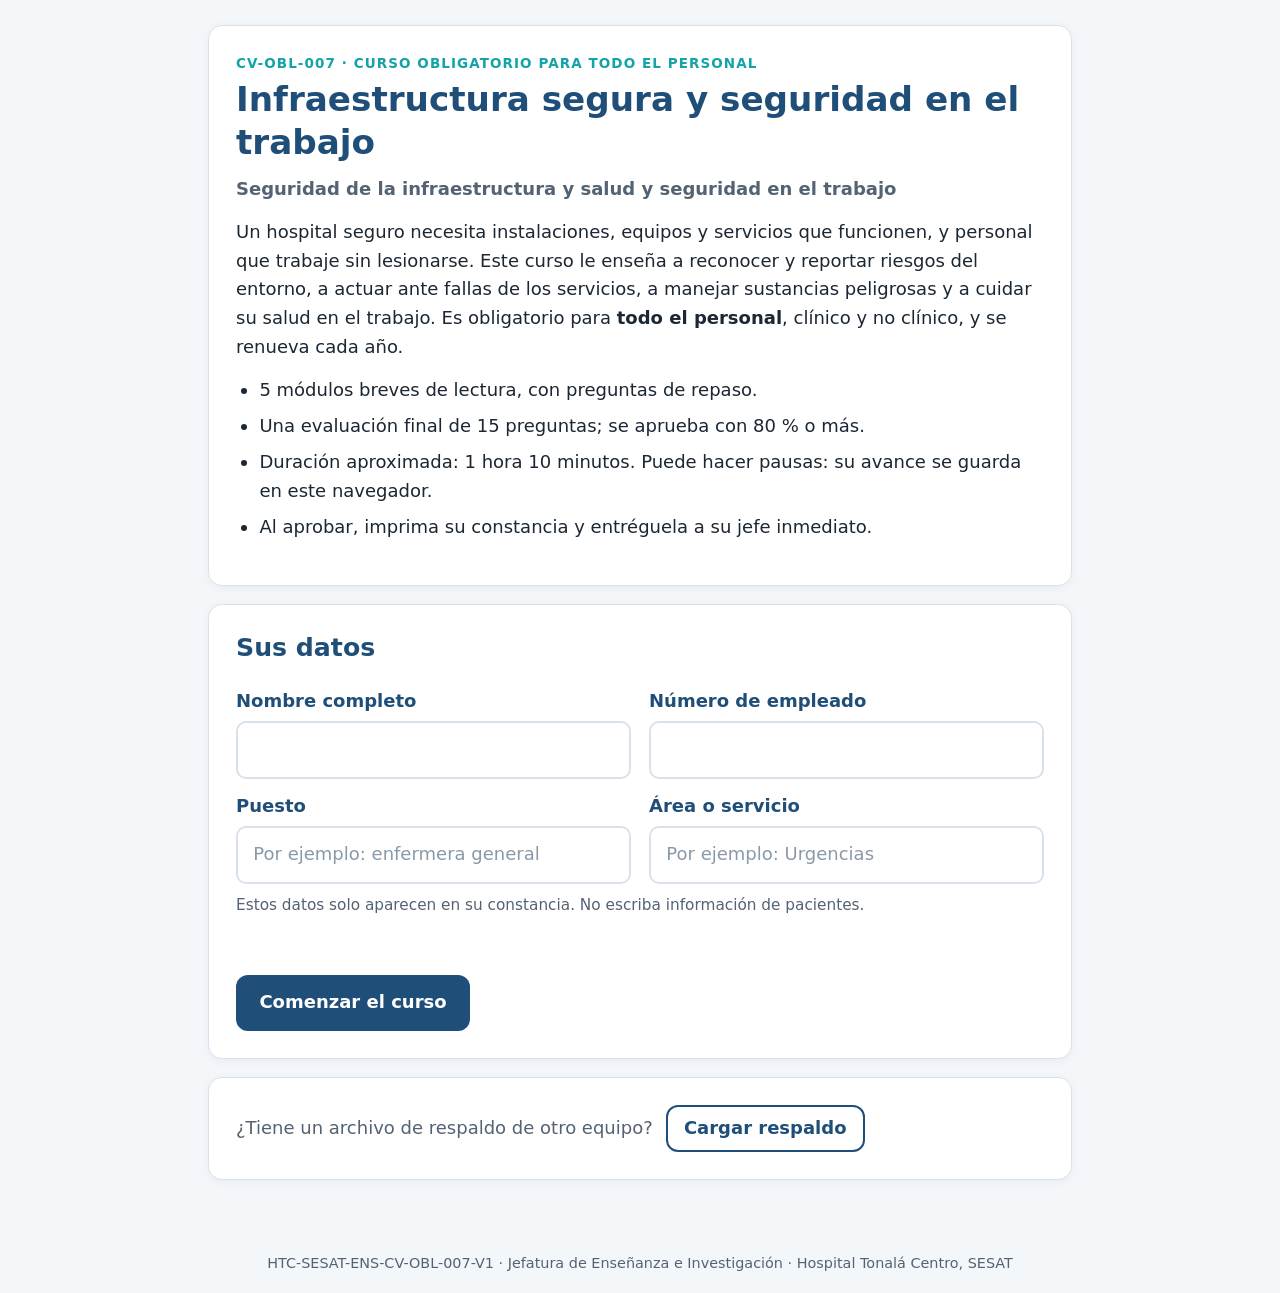
<file: cursos/infraestructura-segura/index.html>
<!DOCTYPE html>
<html lang="es">
<head>
<meta charset="utf-8">
<meta name="viewport" content="width=device-width, initial-scale=1">
<title>Infraestructura segura · CV-OBL-007</title>
<!-- CV-OBL-007 Infraestructura segura y seguridad en el trabajo — Hospital Tonalá Centro, SESAT.
     Archivo único (HTML + CSS + JavaScript), funciona sin servidor.
     Para editar textos: constantes CURSO, MODULOS, EVALUACION y LISTA. -->
<style>
/* Cursos virtuales sencillos HTC-SESAT — estilos, fondo claro */
:root {
  color-scheme: light;
  --azul: #1F4E79; --azul2: #2D6CA3; --turq: #14A3A6; --turq-cl: #E3F5F5;
  --verde: #2E9D5B; --verde-cl: #E6F5EC; --rojo: #B83227; --rojo-cl: #FBEAE8;
  --ambar-cl: #FFF5E0; --fondo: #F4F7FA; --borde: #D9E2EA; --texto: #1B2733; --tenue: #536373;
}
* { box-sizing: border-box; }
html { font-size: 18px; background: var(--fondo); }
body { margin: 0; background: var(--fondo); color: var(--texto); font-family: "Segoe UI", system-ui, -apple-system, Roboto, Arial, sans-serif; line-height: 1.6; }
button, input, select { font: inherit; color: inherit; }
.oculto { display: none !important; }
:focus-visible { outline: 3px solid var(--turq); outline-offset: 2px; }

header.barra { background: #fff; border-bottom: 1px solid var(--borde); position: sticky; top: 0; z-index: 10; }
.barra-in { max-width: 900px; margin: 0 auto; padding: .6rem 1rem; display: flex; align-items: center; gap: 1rem; flex-wrap: wrap; }
.marca { font-weight: 800; color: var(--azul); line-height: 1.2; }
.marca small { display: block; font-weight: 600; color: var(--tenue); font-size: .72rem; }
.prog { flex: 1 1 200px; }
.prog .t { font-size: .75rem; color: var(--tenue); font-weight: 600; }
.pbar { height: 10px; background: #E5ECF2; border-radius: 99px; overflow: hidden; }
.pbar span { display: block; height: 100%; width: 0; background: linear-gradient(90deg, var(--turq), var(--verde)); transition: width .5s; }

main { max-width: 900px; margin: 0 auto; padding: 1.4rem 1rem 3rem; }
.card { background: #fff; border: 1px solid var(--borde); border-radius: 14px; padding: 1.5rem; box-shadow: 0 2px 10px rgba(16,42,67,.06); }
.card + .card { margin-top: 1rem; }
h1, h2, h3 { color: var(--azul); line-height: 1.25; margin: 0 0 .6rem; }
h1 { font-size: 1.9rem; } h2 { font-size: 1.4rem; } h3 { font-size: 1.12rem; }
p { margin: 0 0 .8rem; }
.kicker { text-transform: uppercase; letter-spacing: .08em; font-size: .75rem; font-weight: 800; color: var(--turq); margin-bottom: .2rem; }
.tenue { color: var(--tenue); }
ul.lst { margin: 0 0 .9rem; padding-left: 1.3rem; } ul.lst li { margin-bottom: .4rem; }

.btn { display: inline-flex; align-items: center; justify-content: center; gap: .4rem; border: 0; border-radius: 12px; padding: .75rem 1.3rem; font-weight: 700; cursor: pointer; min-height: 48px; font-size: 1rem; }
.btn-p { background: var(--azul); color: #fff; } .btn-p:hover { background: #183F63; }
.btn-s { background: #fff; color: var(--azul); border: 2px solid var(--azul); } .btn-s:hover { background: var(--fondo); }
.btn-v { background: var(--verde); color: #fff; }
.btn-x { background: #fff; color: var(--rojo); border: 2px solid #E7B5AF; }
.btn[disabled] { opacity: .45; cursor: not-allowed; }
.acc { display: flex; gap: .7rem; flex-wrap: wrap; margin-top: 1.2rem; align-items: center; }
.acc .der { margin-left: auto; }

label { display: block; font-weight: 700; color: var(--azul); margin: .7rem 0 .3rem; }
input[type=text], select { width: 100%; border: 2px solid var(--borde); border-radius: 10px; padding: .7rem .85rem; background: #fff; color: var(--texto); -webkit-text-fill-color: var(--texto); }
input[type=text]:focus, select:focus { border-color: var(--turq); outline: none; }
input::placeholder { color: #8A99A8; -webkit-text-fill-color: #8A99A8; }
.campos { display: grid; grid-template-columns: 1fr 1fr; gap: 0 1rem; }
.aviso { font-size: .85rem; color: var(--tenue); margin-top: .5rem; }
.error { color: var(--rojo); font-weight: 600; font-size: .9rem; min-height: 1.2rem; margin-top: .4rem; }

.mods { display: grid; gap: .8rem; }
.mod { display: flex; gap: 1rem; align-items: center; background: #fff; border: 1px solid var(--borde); border-radius: 14px; padding: 1rem 1.1rem; }
.mod .n { width: 48px; height: 48px; border-radius: 50%; display: grid; place-items: center; font-weight: 800; font-size: 1.2rem; background: var(--turq-cl); color: #0E5A6B; flex: none; }
.mod.hecho .n { background: var(--verde); color: #fff; }
.mod.bloq { opacity: .6; }
.mod .info { flex: 1; min-width: 0; }
.mod .info b { display: block; color: var(--azul); font-size: 1.05rem; }
.mod .info small { color: var(--tenue); }
.estado { display: inline-block; font-size: .78rem; font-weight: 700; border-radius: 99px; padding: .1rem .6rem; margin-top: .2rem; }
.e-ok { background: var(--verde-cl); color: #1E6B3E; } .e-cur { background: var(--ambar-cl); color: #7A4F0E; } .e-no { background: #EEF1F4; color: #5B6B7A; }

.paso { font-size: .85rem; color: var(--tenue); font-weight: 600; }
table.t { width: 100%; border-collapse: collapse; margin: .2rem 0 1rem; font-size: .95rem; }
table.t th { background: var(--azul); color: #fff; text-align: left; padding: .5rem .7rem; }
table.t td { padding: .5rem .7rem; border-bottom: 1px solid var(--borde); vertical-align: top; }
table.t tr:nth-child(even) td { background: #F8FAFC; }
.nota, .alerta, .pend { border-radius: 10px; padding: .8rem 1rem; margin: .4rem 0 1rem; border-left: 5px solid; }
.nota { background: var(--turq-cl); border-color: var(--turq); }
.alerta { background: var(--rojo-cl); border-color: var(--rojo); }
.pend { background: var(--ambar-cl); border-color: #D69E2E; font-size: .9rem; }
.pend b:first-child { color: #7A4F0E; }

.preg { font-size: 1.12rem; font-weight: 700; margin-bottom: .9rem; }
.ops { display: grid; gap: .6rem; }
.op { text-align: left; display: flex; gap: .7rem; align-items: flex-start; background: #fff; border: 2px solid var(--borde); border-radius: 12px; padding: .75rem .9rem; cursor: pointer; min-height: 50px; }
.op:hover:not([disabled]) { border-color: var(--turq); }
.op .l { width: 28px; height: 28px; border-radius: 7px; background: var(--fondo); color: var(--azul); display: grid; place-items: center; font-weight: 800; flex: none; font-size: .88rem; }
.op.sel { border-color: var(--azul); background: #F1F6FB; } .op.sel .l { background: var(--azul); color: #fff; }
.op.bien { border-color: var(--verde); background: var(--verde-cl); } .op.bien .l { background: var(--verde); color: #fff; }
.op.mal { border-color: var(--rojo); background: var(--rojo-cl); } .op.mal .l { background: var(--rojo); color: #fff; }
.op[disabled] { cursor: default; }
.fb { margin-top: 1rem; border-radius: 12px; padding: .9rem 1rem; }
.fb.ok { background: var(--verde-cl); color: #1E5233; } .fb.no { background: var(--rojo-cl); color: #6E1F17; }
.evq { border-top: 1px solid var(--borde); padding-top: 1.1rem; margin-top: 1.1rem; }
.evq:first-of-type { border-top: 0; margin-top: 0; padding-top: 0; }
.resultado { text-align: center; padding: 1rem 0; }
.resultado .cal { font-size: 3rem; font-weight: 800; line-height: 1; }
.cal.ok { color: var(--verde); } .cal.no { color: var(--rojo); }

ol.pasos { counter-reset: p; list-style: none; margin: 0 0 1rem; padding: 0; }
ol.pasos li { counter-increment: p; position: relative; padding: .55rem .7rem .55rem 3rem; border-bottom: 1px solid var(--borde); }
ol.pasos li::before { content: counter(p); position: absolute; left: .4rem; top: .45rem; width: 1.9rem; height: 1.9rem; border-radius: 50%; background: var(--turq-cl); color: #0E5A6B; font-weight: 800; display: grid; place-items: center; font-size: .9rem; }
.reloj { display: flex; gap: 1rem; align-items: center; justify-content: space-between; flex-wrap: wrap; background: #F1F6FB; border: 2px dashed #9DB8D3; border-radius: 12px; padding: .9rem 1rem; margin: .4rem 0 1rem; }
.reloj > div:first-child { flex: 1 1 260px; font-size: .95rem; }
.reloj-c { display: flex; align-items: center; gap: .8rem; }
.reloj .seg { font-size: 1.8rem; font-weight: 800; color: var(--azul); min-width: 4.5rem; text-align: center; font-variant-numeric: tabular-nums; }
.reloj.corre { border-color: var(--turq); background: var(--turq-cl); }
.reloj.fin { border-color: var(--verde); background: var(--verde-cl); } .reloj.fin .seg { color: var(--verde); font-size: 1.3rem; }

/* constancia */
.comp h1 { font-size: 1.5rem; text-align: center; }
.comp .inst { text-align: center; color: var(--tenue); margin-bottom: 1rem; }
.chk { display: flex; gap: .6rem; align-items: flex-start; padding: .3rem 0; border-bottom: 1px dashed var(--borde); font-size: .95rem; }
.chk .c { width: 18px; height: 18px; border: 2px solid #7F8C99; border-radius: 4px; flex: none; margin-top: .2rem; }
.firmas { display: grid; grid-template-columns: repeat(3, 1fr); gap: 1.2rem; margin-top: 2.5rem; text-align: center; font-size: .85rem; }
.firmas div { border-top: 1px solid #555; padding-top: .3rem; }

footer { text-align: center; color: var(--tenue); font-size: .8rem; padding: 1rem; }
.toast { position: fixed; left: 50%; bottom: 1.2rem; transform: translateX(-50%); background: var(--azul); color: #fff; padding: .7rem 1.1rem; border-radius: 10px; z-index: 30; box-shadow: 0 6px 20px rgba(0,0,0,.18); max-width: 90vw; }
.velo { position: fixed; inset: 0; background: rgba(16,32,48,.45); display: grid; place-items: center; padding: 1rem; z-index: 40; }
.modal { background: #fff; border-radius: 14px; padding: 1.4rem; max-width: 520px; width: 100%; }

@media (max-width: 640px) {
  html { font-size: 17px; }
  .card { padding: 1.1rem; }
  .campos { grid-template-columns: 1fr; }
  .acc .btn { flex: 1 1 auto; } .acc .der { margin-left: 0; }
  h1 { font-size: 1.55rem; }
  .firmas { grid-template-columns: 1fr; gap: 2rem; }
  table.t { font-size: .88rem; }
  table.t td { overflow-wrap: anywhere; }
  table.t3 thead { display: none; }
  table.t3, table.t3 tbody, table.t3 tr, table.t3 td { display: block; width: 100%; }
  table.t3 tr { border: 1px solid var(--borde); border-radius: 10px; margin-bottom: .7rem; overflow: hidden; }
  table.t3 td { border-bottom: 1px solid var(--borde); background: #fff !important; }
  table.t3 td:first-child { background: #F1F6FB !important; }
  table.t3 td:last-child { border-bottom: 0; }
  table.t3 td:not(:first-child)::before { content: attr(data-h); display: block; font-size: .72rem; font-weight: 800; text-transform: uppercase; letter-spacing: .05em; color: var(--tenue); }
}
@media print {
  html, body { background: #fff; font-size: 11pt; }
  header.barra, footer, .no-imp, .toast, .reloj { display: none !important; }
  main { padding: 0; max-width: none; }
  .card { border: 0; box-shadow: none; padding: 0; }
  table.t th { background: #1F4E79 !important; color: #fff !important; -webkit-print-color-adjust: exact; print-color-adjust: exact; }
}

</style>
</head>
<body>
<header class="barra oculto" id="barra"><div class="barra-in">
  <div class="marca">Infraestructura y seguridad en el trabajo<small>CV-OBL-007 · Hospital Tonalá Centro, SESAT</small></div>
  <div class="prog"><div class="t" id="ptxt"></div><div class="pbar" role="progressbar" aria-label="Avance del curso" aria-valuemin="0" aria-valuemax="100" aria-valuenow="0"><span id="pbar"></span></div></div>
</div></header>
<main id="app"></main>
<input type="file" id="archivo" accept=".json,application/json" hidden>
<footer>HTC-SESAT-ENS-CV-OBL-007-V1 · Jefatura de Enseñanza e Investigación · Hospital Tonalá Centro, SESAT</footer>
<script>
/* ==========================================================================
   CONTENIDO — CV-OBL-007 Seguridad de la infraestructura y salud y
   seguridad en el trabajo
   Fuente única para el curso HTML y para el documento de sustento (.docx).
   Bloques de cada página: ["p", texto] · ["lista", [..]] · ["pasos", [..]]
   · ["tabla", [encabezados], [[filas]]] · ["nota", texto] · ["alerta", texto]
   · ["pendiente", texto] · ["reloj", segundos, texto]
   Preguntas: la PRIMERA opción es la correcta (el curso las baraja al mostrarlas).
   El texto admite **negritas**.
   ========================================================================== */
const CURSO = {
  clave: "HTC-SESAT-ENS-CV-OBL-007-V1",
  corta: "CV-OBL-007",
  titulo: "Infraestructura segura y seguridad en el trabajo",
  subtitulo: "Seguridad de la infraestructura y salud y seguridad en el trabajo",
  institucion: "Hospital Tonalá Centro, SESAT · Jefatura de Enseñanza e Investigación",
  duracion: "1 hora 10 minutos",
  aprobacion: 80,
  tipo: "Curso obligatorio para todo el personal",
  presentacion: "Un hospital seguro necesita instalaciones, equipos y servicios que funcionen, y personal que trabaje sin lesionarse. Este curso le enseña a reconocer y reportar riesgos del entorno, a actuar ante fallas de los servicios, a manejar sustancias peligrosas y a cuidar su salud en el trabajo. Es obligatorio para **todo el personal**, clínico y no clínico, y se renueva cada año.",
  guardado: "infra_CV-OBL-007_v1",
  appId: "INFRA_CV-OBL-007",
  archivo: "Infraestructura_y_seguridad",
  constancia: "Constancia de acreditación · Seguridad de la infraestructura y en el trabajo",
  vigenciaMeses: 12,
  vigenciaNota: "o antes, si los hallazgos de supervisión o los accidentes de trabajo de su área indican la necesidad de reforzar la capacitación",
  firmas: ["Trabajador(a)", "Jefe(a) inmediato(a)", "Jefatura de Enseñanza e Investigación"],
  notaConstancia: "Entregue esta constancia firmada a su jefe inmediato. La Jefatura de Enseñanza conserva el registro y lo comparte con los responsables del sistema de gestión y seguridad de la infraestructura y del programa de salud y seguridad para el personal.",
};

const MODULOS = [
  /* ------------------------------------------------------------------ 1 */
  { id: 1, titulo: "Un entorno seguro es tarea de todos", min: 10,
    objetivo: "Explicar cómo se organiza la seguridad de la infraestructura del hospital y reconocer, señalizar y reportar condiciones inseguras.",
    paginas: [
      { t: "El sistema de gestión y seguridad de la infraestructura", b: [
        ["p", "El hospital cuenta con un sistema para que sus instalaciones, equipos y servicios sean seguros y funcionen sin interrupciones. Integra seis áreas:"],
        ["tabla", ["Área", "Qué protege"], [
          ["**Protección del establecimiento**", "Las instalaciones y las personas: estructura, accesos, vigilancia y seguridad de los pacientes."],
          ["**Materiales, sustancias y residuos peligrosos**", "La salud y el ambiente frente a productos químicos, residuos y radiaciones."],
          ["**Fuego y humo**", "La prevención y la respuesta ante incendios (curso HTC-SESAT-ENS-CV-OBL-006)."],
          ["**Equipo médico**", "El funcionamiento seguro de los equipos que se usan con los pacientes."],
          ["**Servicios prioritarios**", "Energía eléctrica, agua, gases medicinales, ventilación, comunicación."],
          ["**Emergencias externas**", "La continuidad de la atención ante sismos, inundaciones o llegada masiva de lesionados."]]],
        ["nota", "La seguridad de la infraestructura no es solo tarea de Mantenimiento: todo el personal la cuida al usar bien las instalaciones y al reportar lo que no funciona."]] },
      { t: "Condiciones inseguras: reconocer y reportar", b: [
        ["p", "Una **condición insegura** es una circunstancia del entorno, del equipo o de la organización que puede causar daño, aunque todavía no haya ocurrido nada."],
        ["lista", [
          "Piso mojado o con derrames sin señalizar; pisos o escalones dañados.",
          "Cables expuestos, contactos dañados, chispas u olor a quemado.",
          "Rutas de evacuación, salidas, extintores o tableros obstruidos.",
          "Fugas de agua o de gases; goteras cerca de equipos eléctricos.",
          "Muebles o anaqueles inestables; objetos pesados en lo alto.",
          "Iluminación insuficiente en pasillos, escaleras o estacionamiento.",
          "Equipos sin mantenimiento o con falla."]],
        ["pasos", [
          "Si es seguro, **señalice o aísle** el riesgo (por ejemplo, letrero de piso mojado).",
          "**Avise** al responsable del área o a Mantenimiento.",
          "**Notifíquelo** como condición insegura por el mecanismo institucional (curso HTC-SESAT-ENS-CV-OBL-004)."]],
        ["pendiente", "Medio y extensión para solicitar atención de Mantenimiento en cada turno."]] },
      { t: "Señales de seguridad", b: [
        ["tabla", ["Color", "Significado", "Ejemplos"], [
          ["**Rojo**", "Prohibición, alto o material y equipo contra incendio.", "No fumar; extintor; hidrante; botón de paro."],
          ["**Amarillo**", "Advertencia o precaución.", "Riesgo eléctrico; piso mojado; radiación; sustancia tóxica."],
          ["**Verde**", "Condición segura.", "Ruta de evacuación; salida de emergencia; punto de reunión; botiquín."],
          ["**Azul**", "Obligación.", "Uso obligatorio de equipo de protección personal; lavado de manos."]]],
        ["lista", [
          "Respete las señales y no las retire, tape ni mueva.",
          "Durante obras o remodelaciones, no ingrese a las zonas delimitadas y respete las barreras y las rutas alternas."]]] },
    ],
    repaso: [
      { q: "Ve un cable expuesto en un contacto junto a la cama de un paciente. ¿Qué hace?", ops: ["Lo señaliza o aísla si es seguro, avisa a Mantenimiento y lo notifica como condición insegura", "Lo cubre con cinta y no dice nada", "Espera a que alguien más lo reporte", "Desconecta todos los equipos del cuarto"], exp: "Una condición insegura se señaliza, se avisa y se notifica." },
      { q: "¿Qué indica una señal de seguridad de color verde?", ops: ["Una condición segura, como una ruta de evacuación o una salida", "Una prohibición", "Una obligación", "Un riesgo eléctrico"], exp: "El verde indica condición segura: rutas, salidas y puntos de reunión." }],
  },

  /* ------------------------------------------------------------------ 2 */
  { id: 2, titulo: "Servicios prioritarios y equipo médico", min: 15,
    objetivo: "Actuar ante fallas de los servicios prioritarios y usar el equipo médico de forma segura.",
    paginas: [
      { t: "Los servicios que no pueden fallar", b: [
        ["tabla", ["Servicio", "Respaldo", "Qué hace usted ante una falla"], [
          ["**Energía eléctrica**", "Planta de emergencia que alimenta los contactos y equipos críticos.", "Verifique que los equipos críticos sigan funcionando; use linternas, no velas; avise a Mantenimiento."],
          ["**Agua**", "Cisternas y bombas.", "Avise de inmediato; aplique el plan del área para higiene de manos y procesos que requieren agua; en Hemodiálisis, aplique el procedimiento de la Unidad."],
          ["**Gases medicinales**", "Reserva de cilindros.", "Pase a los pacientes que dependen del oxígeno a cilindro portátil; avise de inmediato; no manipule las válvulas de zona."],
          ["**Comunicación**", "Medios alternos definidos por el hospital.", "Use el medio alterno y avise a su jefe inmediato."],
          ["**Elevadores**", "—", "No los use en sismo o incendio; si queda atrapado, use el botón o teléfono de emergencia y espere."]]],
        ["pendiente", "Identificación de los contactos conectados a la planta de emergencia, medios alternos de comunicación y plan de contingencia por servicio prioritario."]] },
      { t: "Uso seguro del equipo médico", b: [
        ["lista", [
          "Opere solo los equipos para los que está **capacitado** (curso HTC-SESAT-ENS-CV-OBL-018).",
          "**Antes de usarlo**, revise que esté limpio, completo, con cables y conectores íntegros y con la etiqueta de mantenimiento vigente.",
          "Conecte los equipos críticos (ventiladores, bombas de infusión, monitores, máquinas de hemodiálisis) en los **contactos conectados a la planta de emergencia**.",
          "No use extensiones ni multicontactos para equipos médicos, salvo que el hospital lo autorice.",
          "No silencie ni desactive las **alarmas** sin revisar al paciente y la causa.",
          "No use accesorios distintos de los indicados por el fabricante."]],
        ["alerta", "Si un equipo falla o sospecha que no funciona bien: atienda primero al paciente, **retire el equipo de uso**, etiquételo como «no usar», repórtelo a Mantenimiento o a Ingeniería Biomédica y notifíquelo. Nunca intente repararlo usted."]] },
      { t: "Ejemplo: corte de energía", b: [
        ["pasos", [
          "Se va la luz en Hospitalización. En pocos segundos debe arrancar la planta de emergencia.",
          "Revise de inmediato a los pacientes con equipos críticos: que el ventilador, las bombas y los monitores sigan funcionando.",
          "Si un equipo no funciona, use el respaldo: ventilación manual con bolsa, cálculo manual de goteo, signos vitales manuales.",
          "Avise a Mantenimiento y a su jefe inmediato.",
          "Cuando regrese la energía normal, verifique de nuevo los equipos y reprograme los que se reiniciaron."]],
        ["nota", "Los equipos con batería interna tienen una autonomía limitada. Conózcala y no la dé por segura."]] },
    ],
    repaso: [
      { q: "¿Dónde se conecta una bomba de infusión de un paciente crítico?", ops: ["En un contacto conectado a la planta de emergencia", "En un multicontacto junto a otros equipos", "En cualquier contacto disponible", "En una extensión del pasillo"], exp: "Los equipos críticos deben seguir funcionando si falla la energía normal." },
      { q: "Un monitor muestra una falla intermitente. ¿Qué hace?", ops: ["Atiende al paciente, retira el equipo de uso, lo etiqueta «no usar» y lo reporta", "Lo abre para revisar la conexión", "Silencia la alarma y sigue usándolo", "Lo guarda en el almacén sin avisar"], exp: "Un equipo dudoso se retira, se identifica y se reporta; nunca se repara por cuenta propia." }],
  },

  /* ------------------------------------------------------------------ 3 */
  { id: 3, titulo: "Sustancias químicas y radiaciones", min: 10,
    objetivo: "Identificar los peligros de las sustancias químicas mediante etiquetas y hojas de datos de seguridad, actuar ante derrames y exposiciones, y respetar las medidas de protección radiológica.",
    paginas: [
      { t: "Etiquetas y hojas de datos de seguridad", b: [
        ["p", "Desinfectantes, antisépticos, reactivos de laboratorio, fijadores y algunos medicamentos son **sustancias químicas peligrosas**. Su etiqueta y su hoja de datos de seguridad indican cómo usarlas sin riesgo."],
        ["tabla", ["Elemento", "Qué indica"], [
          ["**Pictograma**", "Símbolo negro dentro de un rombo con borde rojo que muestra el tipo de peligro: inflamable, corrosivo, tóxico, irritante, peligroso para la salud, para el ambiente, comburente, gas a presión, explosivo."],
          ["**Palabra de advertencia**", "«Peligro» para los peligros más graves y «Atención» para los menos graves."],
          ["**Hoja de datos de seguridad (HDS)**", "Documento del fabricante, de 16 secciones: peligros, primeros auxilios, manejo y almacenamiento, equipo de protección, qué hacer ante derrames y cómo desecharla."]]],
        ["lista", [
          "Sepa dónde están las **HDS de su área** y consúltelas antes de usar un producto nuevo.",
          "Use solo productos autorizados y en su envase original; si se trasvasa, el nuevo recipiente debe etiquetarse.",
          "**Nunca mezcle productos**: el cloro mezclado con amoniaco o con ácidos libera gases tóxicos.",
          "Use el equipo de protección que indica la HDS y almacene los productos cerrados, lejos del calor y de los alimentos."]],
        ["pendiente", "Ubicación de las HDS en cada área y listado de sustancias peligrosas del hospital."]] },
      { t: "Derrames y exposiciones", b: [
        ["pasos", [
          "Aleje a las personas y ventile si es seguro.",
          "Avise al responsable del área.",
          "Consulte la HDS y colóquese el equipo de protección indicado.",
          "Contenga y limpie el derrame con el material del área (kit para derrames), conforme al procedimiento.",
          "Deseche el material contaminado como residuo peligroso y notifique el incidente."]],
        ["alerta", "Si el producto le cae en la piel o en los ojos: retire la ropa contaminada, enjuague con abundante agua durante al menos 15 minutos, avise a su jefe inmediato y acuda a valoración llevando la HDS o la etiqueta del producto."]] },
      { t: "Radiaciones ionizantes", b: [
        ["lista", [
          "Respete la **señal de radiación** (trébol) y las luces de advertencia de las salas de rayos X.",
          "No entre a la sala durante un estudio si no forma parte del equipo que lo realiza.",
          "Si debe acompañar o sostener a un paciente durante un estudio, use el delantal plomado y la protección que indique el personal de Imagen.",
          "El personal ocupacionalmente expuesto porta su dosímetro durante la jornada y aplica las medidas de protección radiológica."]],
        ["nota", "Tiempo, distancia y blindaje: menos tiempo de exposición, más distancia de la fuente y una barrera de protección reducen la dosis."]] },
    ],
    repaso: [
      { q: "¿Dónde encuentra los peligros, el equipo de protección y las medidas ante derrames de un producto químico?", ops: ["En su hoja de datos de seguridad (HDS)", "En la factura de compra", "En el expediente clínico", "En el cartel de higiene de manos"], exp: "La HDS describe peligros, protección, derrames, primeros auxilios y desecho." },
      { q: "¿Qué ocurre si se mezcla cloro con amoniaco?", ops: ["Se liberan gases tóxicos", "Se potencia la limpieza sin riesgo", "Se neutralizan y pierden efecto sin riesgo", "Nada"], exp: "Nunca se mezclan productos químicos de limpieza." }],
  },

  /* ------------------------------------------------------------------ 4 */
  { id: 4, titulo: "Su salud y seguridad en el trabajo", min: 15,
    objetivo: "Reconocer los riesgos laborales del hospital y aplicar actos seguros, ergonomía y las medidas de protección y de atención ante accidentes de trabajo.",
    paginas: [
      { t: "Los riesgos laborales del hospital", b: [
        ["tabla", ["Riesgo", "Ejemplos", "Cómo se previene"], [
          ["**Biológico**", "Punciones con agujas, salpicaduras, infecciones respiratorias.", "Precauciones estándar, EPP, vacunación, manejo seguro de punzocortantes."],
          ["**Químico**", "Desinfectantes, reactivos, citotóxicos.", "HDS, EPP, ventilación, no mezclar productos."],
          ["**Físico**", "Radiaciones ionizantes, ruido, temperaturas, electricidad.", "Protección radiológica, señalización, mantenimiento."],
          ["**Ergonómico**", "Movilización de pacientes, cargas, posturas prolongadas.", "Técnica correcta, ayudas mecánicas, trabajo en equipo."],
          ["**Psicosocial**", "Cargas de trabajo, turnos, situaciones de sufrimiento, violencia.", "Identificación y atención de los factores de riesgo; apoyo institucional."],
          ["**Locativo**", "Caídas al mismo nivel, golpes, tropiezos.", "Orden, pisos secos, calzado adecuado, iluminación."]]],
        ["pendiente", "Matriz institucional de riesgos laborales por puesto y área."]] },
      { t: "Movilización segura de pacientes y cargas", b: [
        ["lista", [
          "**Planee** el movimiento: valore cuánto puede colaborar el paciente y cuántas personas se necesitan.",
          "**Pida ayuda** y use las ayudas disponibles (sábana deslizante, grúa, camilla, tabla de transferencia). No movilice solo a un paciente dependiente.",
          "Ajuste la cama a la altura de su cadera y frene la cama, la silla o la camilla.",
          "Separe los pies para tener una base amplia, flexione las rodillas, mantenga la espalda recta y la carga cerca del cuerpo.",
          "**No gire el tronco**: gire con los pies.",
          "Coordine el movimiento con una cuenta en voz alta («a la de tres»)."]],
        ["nota", "Cuando sea posible, empuje en lugar de jalar y deslice en lugar de levantar."]] },
      { t: "Equipo de protección, vacunas y vigilancia de su salud", b: [
        ["lista", [
          "Use el **equipo de protección personal** que corresponde a su puesto y a la tarea; cuídelo y solicite su reposición cuando se dañe.",
          "Mantenga su esquema de **vacunación** al día, en particular hepatitis B, influenza y tétanos.",
          "Acuda a los **exámenes médicos** de ingreso, periódicos y específicos que correspondan a su puesto.",
          "La **Comisión de Seguridad e Higiene** recorre las áreas para identificar riesgos y proponer mejoras: colabore con ella y reporte lo que observe."]],
        ["pendiente", "Integrantes de la Comisión de Seguridad e Higiene y área responsable del seguimiento médico del personal."]] },
      { t: "Si sufre un accidente de trabajo", b: [
        ["pasos", [
          "Reciba primeros auxilios o atención de inmediato. Ante exposición a sangre, siga el procedimiento correspondiente sin demora.",
          "Avise de inmediato a su jefe inmediato o al responsable de la guardia.",
          "Realice el aviso de accidente de trabajo ante Recursos Humanos, que lo tramita ante la institución de seguridad social.",
          "Notifique el accidente por el mecanismo institucional, para que se analicen sus causas y se prevenga que se repita."]],
        ["nota", "Un accidente de trabajo es toda lesión o perturbación funcional, inmediata o posterior, o la muerte, producida repentinamente en ejercicio o con motivo del trabajo, incluido el trayecto directo entre el domicilio y el trabajo. Avise aunque la lesión parezca leve."]] },
    ],
    repaso: [
      { q: "Debe pasar a un paciente dependiente de la cama a la camilla. ¿Qué es lo correcto?", ops: ["Pedir ayuda, frenar cama y camilla y usar una sábana deslizante o la ayuda disponible", "Hacerlo solo para no molestar a los compañeros", "Levantarlo con la espalda flexionada", "Girar el tronco para ganar fuerza"], exp: "Planear, pedir ayuda y usar ayudas mecánicas previene lesiones de espalda." },
      { q: "Se tuerce el tobillo al bajar la escalera durante su turno, pero puede caminar. ¿Qué hace?", ops: ["Avisa a su jefe inmediato, recibe atención y realiza el aviso de accidente de trabajo", "No dice nada porque puede caminar", "Espera a llegar a su casa para atenderse", "Lo comenta solo con un compañero"], exp: "Todo accidente de trabajo se informa, aunque parezca leve." }],
  },

  /* ------------------------------------------------------------------ 5 */
  { id: 5, titulo: "Seguridad de las personas y emergencias externas", min: 10,
    objetivo: "Contribuir a la protección de los pacientes contra agresiones, actuar ante situaciones de violencia y conocer su papel ante emergencias externas.",
    paginas: [
      { t: "Protección de los pacientes contra agresiones", b: [
        ["lista", [
          "**Porte siempre su gafete** de identificación visible.",
          "Respete y haga respetar las restricciones de acceso a las áreas clínicas.",
          "Si ve a una persona no identificada en un área clínica, pregúntele con amabilidad a quién busca; si no se aclara, avise a Vigilancia.",
          "Ponga especial atención a los pacientes que no pueden defenderse: adultos mayores, personas con discapacidad, con alteraciones cognitivas o psiquiátricas, niñas y niños.",
          "Vigile las áreas aisladas o poco transitadas y repórtelas si carecen de vigilancia o iluminación."]],
        ["alerta", "Si identifica una agresión, maltrato o riesgo inminente hacia un paciente, por parte de cualquier persona: proteja al paciente sin ponerse en riesgo, pida apoyo de Vigilancia, avise a su jefe inmediato y notifíquelo."],
        ["pendiente", "Proceso institucional de protección del paciente contra agresiones y extensión de Vigilancia."]] },
      { t: "Si enfrenta una situación de violencia", b: [
        ["lista", [
          "Mantenga la calma; hable en tono bajo y respetuoso; no discuta ni responda a provocaciones.",
          "Conserve una distancia segura y una salida a su alcance; no se quede a solas con una persona agresiva.",
          "Pida apoyo a sus compañeros y a Vigilancia; si hay riesgo grave, se llama al 911.",
          "Después, informe a su jefe inmediato y notifíquelo. El hospital le ofrece apoyo."]],
        ["nota", "Ninguna forma de violencia, acoso u hostigamiento hacia el personal es parte del trabajo. Repórtela."]] },
      { t: "Emergencias externas", b: [
        ["p", "Un sismo, una inundación, un accidente con muchos lesionados o la falla prolongada de un servicio pueden obligar al hospital a activar su **plan de respuesta a emergencias externas**."],
        ["lista", [
          "Conozca su papel en el plan de su área y dónde se reúne su equipo.",
          "Si está fuera de turno y se activa el plan, siga las indicaciones de llamado del hospital.",
          "Durante un sismo: **no corro, no grito, no empujo**; aléjese de ventanas y objetos que puedan caer y, al terminar, evalúe a los pacientes y el entorno.",
          "No difunda información, fotografías ni datos de pacientes en redes sociales; la comunicación la realiza el área designada."]],
        ["nota", "Lo esencial: reporte las condiciones inseguras; conozca qué hacer si falla un servicio; use bien el equipo; consulte las HDS; movilice con ayuda; avise todo accidente de trabajo; porte su gafete; y conozca su papel ante emergencias."],
        ["pendiente", "Plan hospitalario de respuesta a emergencias externas y mecanismo de llamado del personal."],
        ["p", "Al aprobar la evaluación final obtendrá su **constancia de acreditación**. Imprímala, fírmela y entréguela a su jefe inmediato."]] },
    ],
    repaso: [
      { q: "Encuentra en Hospitalización a una persona sin identificación que no sabe explicar a quién visita. ¿Qué hace?", ops: ["Le pregunta con amabilidad y, si no se aclara, avisa a Vigilancia", "La ignora", "La saca del área a la fuerza", "Le pide que espere dentro del cuarto de un paciente"], exp: "Las personas no identificadas en áreas clínicas se atienden con el procedimiento de Vigilancia." },
      { q: "Durante una emergencia externa, un familiar le pide fotografías de los lesionados para publicarlas. ¿Qué hace?", ops: ["No las toma ni las difunde; la comunicación la realiza el área designada", "Las toma y se las envía", "Las publica en sus redes para informar", "Le da los nombres de los pacientes"], exp: "La confidencialidad de los pacientes se protege también en una emergencia." }],
  },
];

/* Evaluación final: 15 reactivos, 3 por módulo. Primera opción = correcta. */
const EVALUACION = [
  { m: 1, q: "¿Quién es responsable de la seguridad de la infraestructura?", ops: ["Todo el personal, coordinado por el sistema de gestión y seguridad de la infraestructura", "Solo el área de Mantenimiento", "Solo la Dirección", "Solo el personal de Vigilancia"], exp: "Todos cuidan el entorno al usarlo bien y reportar lo que no funciona." },
  { m: 1, q: "¿Qué es una condición insegura?", ops: ["Una circunstancia que puede causar daño aunque todavía no haya ocurrido nada", "Un accidente con lesión", "Un evento centinela", "Una queja de un paciente"], exp: "La condición insegura es un riesgo presente que conviene corregir antes de que cause daño." },
  { m: 1, q: "¿Qué significa una señal de seguridad de color azul?", ops: ["Obligación", "Prohibición", "Condición segura", "Precaución"], exp: "El azul indica una acción obligatoria, como usar equipo de protección." },
  { m: 2, q: "Se va la luz en el servicio. ¿Qué revisa primero?", ops: ["Que los equipos críticos de los pacientes sigan funcionando", "Que funcione la computadora de la central", "Que haya luz en el estacionamiento", "Que funcione la televisión de la sala de espera"], exp: "Los pacientes con equipos críticos son la prioridad ante una falla de energía." },
  { m: 2, q: "¿Qué debe revisar antes de usar un equipo médico?", ops: ["Que esté limpio, completo, con cables íntegros y con la etiqueta de mantenimiento vigente", "Solo que encienda", "Solo su número de inventario", "Nada, si otro compañero ya lo usó"], exp: "La revisión previa detecta fallas antes de conectar al paciente." },
  { m: 2, q: "Falla el suministro de oxígeno de la red en su área. ¿Qué hace?", ops: ["Pasa a los pacientes que dependen del oxígeno a cilindro portátil y avisa de inmediato", "Manipula las válvulas de zona para restablecerlo", "Espera a que se restablezca solo", "Retira el oxígeno a todos los pacientes"], exp: "La prioridad es mantener el oxígeno al paciente; las válvulas las manipula solo personal autorizado." },
  { m: 3, q: "¿Qué palabra de advertencia indica los peligros más graves en una etiqueta?", ops: ["Peligro", "Atención", "Cuidado", "Aviso"], exp: "«Peligro» se usa para los peligros más graves; «Atención», para los menos graves." },
  { m: 3, q: "Le cae desinfectante en los ojos. ¿Qué hace primero?", ops: ["Enjuaga con abundante agua durante al menos 15 minutos", "Se frota los ojos con un pañuelo", "Espera a ver si se le quita", "Aplica otro producto para neutralizarlo"], exp: "El enjuague inmediato y prolongado reduce la lesión." },
  { m: 3, q: "¿Cuáles son las tres medidas básicas de protección radiológica?", ops: ["Tiempo, distancia y blindaje", "Velocidad, fuerza y precisión", "Ventilación, agua y jabón", "Guantes, cubrebocas y gorro"], exp: "Menos tiempo, más distancia y una barrera reducen la dosis de radiación." },
  { m: 4, q: "¿Cuál es una regla de la movilización segura?", ops: ["No girar el tronco: girar con los pies", "Levantar con la espalda flexionada", "Mantener la carga lejos del cuerpo", "Movilizar solo a pacientes dependientes para ahorrar tiempo"], exp: "Girar el tronco con carga es una causa frecuente de lesión de espalda." },
  { m: 4, q: "¿A qué tipo de riesgo laboral corresponde la carga de trabajo excesiva y la violencia de terceros?", ops: ["Psicosocial", "Químico", "Biológico", "Físico"], exp: "Son factores de riesgo psicosocial que el hospital debe identificar y atender." },
  { m: 4, q: "¿Qué incluye la definición de accidente de trabajo?", ops: ["La lesión en ejercicio o con motivo del trabajo, incluido el trayecto directo entre el domicilio y el trabajo", "Solo las lesiones graves", "Solo las lesiones que ocurren dentro del quirófano", "Solo las enfermedades crónicas"], exp: "Incluye también el trayecto directo entre el domicilio y el lugar de trabajo." },
  { m: 5, q: "¿Por qué debe portar siempre su gafete visible?", ops: ["Para que pacientes y compañeros identifiquen al personal y se controle el acceso a las áreas clínicas", "Solo para entrar al comedor", "Porque es un requisito de imagen", "No es necesario dentro del hospital"], exp: "La identificación del personal es una barrera de protección para los pacientes." },
  { m: 5, q: "Un familiar se altera y grita en el pasillo. ¿Qué es lo adecuado?", ops: ["Mantener la calma, hablar en tono bajo, conservar distancia y pedir apoyo a Vigilancia", "Responderle en el mismo tono", "Acercarse para calmarlo físicamente", "Quedarse a solas con él en un consultorio"], exp: "La desescalada y el apoyo de Vigilancia protegen a todos." },
  { m: 5, q: "Durante un sismo, ¿qué conducta es correcta?", ops: ["No corro, no grito, no empujo y me alejo de las ventanas", "Salgo corriendo por el elevador", "Me coloco junto a las ventanas", "Desconecto a todos los pacientes de sus equipos"], exp: "Mantener la calma y ubicarse en la zona de menor riesgo protege a todos." },
];

/* Verificación en el servicio (la realiza el jefe inmediato). */
const LISTA = {
  titulo: "Verificación en el servicio (la realiza el jefe inmediato)",
  items: [
    "Sabe a quién y por qué medio reportar una condición insegura o una falla de Mantenimiento.",
    "Identifica en su área los contactos conectados a la planta de emergencia y los equipos críticos.",
    "Sabe qué hacer en su área ante una falla de energía, agua u oxígeno.",
    "Ubica las hojas de datos de seguridad de su área e interpreta la etiqueta de un producto.",
    "Demuestra la técnica de movilización segura o el uso de las ayudas disponibles en su área.",
    "Porta su gafete y conoce el procedimiento ante personas no identificadas en áreas clínicas.",
    "Conoce su papel en el plan de respuesta a emergencias externas de su área.",
  ],
};

if (typeof module !== "undefined") module.exports = { CURSO, MODULOS, EVALUACION, LISTA };

/* ==========================================================================
   MOTOR GENÉRICO DE CURSO VIRTUAL SENCILLO — HTC-SESAT · Enseñanza
   Registro → módulos (lecturas + preguntas de repaso) → evaluación final
   (aprobación configurable) → constancia imprimible.
   Todo lo específico del curso está en contenido.js (CURSO, MODULOS,
   EVALUACION y, opcionalmente, LISTA).
   El avance se guarda en el navegador (localStorage) y puede descargarse
   como archivo de respaldo.
   ========================================================================== */
"use strict";
const CLAVE_GUARDADO = CURSO.guardado;
const APP_ID = CURSO.appId;
const LISTA_V = typeof LISTA !== "undefined" ? LISTA : null;
let RELOJ = null;
const LET = ["A", "B", "C", "D"];
let S = null;

/* ---------- utilidades ---------- */
const $ = (s) => document.querySelector(s);
const app = () => document.getElementById("app");
function esc(t) { return String(t == null ? "" : t).replace(/&/g, "&amp;").replace(/</g, "&lt;").replace(/>/g, "&gt;").replace(/"/g, "&quot;"); }
function fmt(t) { return esc(t).replace(/\*\*([^*]+)\*\*/g, "<b>$1</b>"); }
function hoy(iso) { try { return new Date(iso).toLocaleDateString("es-MX", { day: "numeric", month: "long", year: "numeric" }); } catch (e) { return iso; } }
function hash(s) { let h = 2166136261; for (let i = 0; i < s.length; i++) { h ^= s.charCodeAt(i); h = Math.imul(h, 16777619); } return h >>> 0; }
/** Orden de opciones estable para una misma clave (no cambia al recargar). */
function orden(n, clave) { const a = [...Array(n).keys()]; let s = hash(clave) || 1; for (let i = n - 1; i > 0; i--) { s = (Math.imul(s, 1103515245) + 12345) >>> 0; const j = s % (i + 1); [a[i], a[j]] = [a[j], a[i]]; } return a; }
function vence(iso, meses) { const d = new Date(iso); d.setMonth(d.getMonth() + meses); return d.toISOString(); }
function arriba() { window.scrollTo(0, 0); }
function toast(t) { const d = document.createElement("div"); d.className = "toast"; d.setAttribute("role", "status"); d.textContent = t; document.body.appendChild(d); setTimeout(() => d.remove(), 3500); }

/* ---------- guardado ---------- */
function guardar() { if (!S) return; S.mod = Date.now(); try { localStorage.setItem(CLAVE_GUARDADO, JSON.stringify(S)); } catch (e) { /* sin almacenamiento: usar respaldo */ } }
function cargar() { try { const t = localStorage.getItem(CLAVE_GUARDADO); const o = t ? JSON.parse(t) : null; return valido(o) ? o : null; } catch (e) { return null; } }
function valido(o) { return o && typeof o.nombre === "string" && o.mods && o.ev; }
function nuevo(datos) { return Object.assign({ v: 1, inicio: new Date().toISOString(), mods: {}, ev: { intentos: [], actual: null, aprobado: false }, pantalla: "menu" }, datos); }
function M(id) { if (!S.mods[id]) S.mods[id] = { pag: 0, resp: {}, hecho: false, fecha: null }; return S.mods[id]; }
function ir(p, extra) { S.pantalla = p; Object.assign(S, extra || {}); guardar(); render(); arriba(); }

function descargarRespaldo() {
  guardar();
  const datos = JSON.stringify({ app: APP_ID, guardado: new Date().toISOString(), estado: S });
  const nombre = "Respaldo_" + CURSO.archivo + "_" + (S.nombre || "").normalize("NFD").replace(/[̀-ͯ]/g, "").replace(/[^A-Za-z0-9]+/g, "_").slice(0, 40) + ".json";
  try { const url = URL.createObjectURL(new Blob([datos], { type: "application/json" })); const a = document.createElement("a"); a.href = url; a.download = nombre; document.body.appendChild(a); a.click(); setTimeout(() => { URL.revokeObjectURL(url); a.remove(); }, 1500); toast("Respaldo descargado."); }
  catch (e) { toast("Este navegador no permitió descargar el respaldo."); }
}
function cargarRespaldo() {
  const inp = $("#archivo"); inp.value = "";
  inp.onchange = () => {
    const f = inp.files && inp.files[0]; if (!f || f.size > 1024 * 1024) return toast("El archivo no es un respaldo válido.");
    const r = new FileReader();
    r.onload = () => { let o = null; try { o = JSON.parse(r.result); } catch (e) { /* inválido */ }
      if (!o || o.app !== APP_ID || !valido(o.estado)) return toast("El archivo no es un respaldo válido de este curso.");
      S = o.estado; S.pantalla = "menu"; guardar(); render(); arriba(); toast("Avance recuperado: " + S.nombre); };
    r.readAsText(f);
  };
  inp.click();
}
function confirmar(texto, boton, alAceptar) {
  const v = document.createElement("div"); v.className = "velo";
  v.innerHTML = '<div class="modal" role="dialog" aria-modal="true"><p>' + texto + '</p><div class="acc"><button class="btn btn-x" id="mSi">' + esc(boton) + '</button><button class="btn btn-s" id="mNo">Cancelar</button></div></div>';
  document.body.appendChild(v); $("#mNo").focus();
  $("#mNo").onclick = () => v.remove(); $("#mSi").onclick = () => { v.remove(); alAceptar(); };
}

/* ---------- progreso ---------- */
const hechos = () => MODULOS.filter((m) => S.mods[m.id] && S.mods[m.id].hecho).length;
function progreso() { if (!S) return 0; return Math.round((hechos() + (S.ev.aprobado ? 1 : 0)) / (MODULOS.length + 1) * 100); }
function barra() {
  const b = $("#barra"); if (!S) { b.classList.add("oculto"); return; }
  b.classList.remove("oculto"); const p = progreso();
  $("#pbar").style.width = p + "%"; $("#pbar").parentElement.setAttribute("aria-valuenow", p);
  $("#ptxt").textContent = p + " % · " + hechos() + " de " + MODULOS.length + " módulos" + (S.ev.aprobado ? " · evaluación aprobada" : "");
}

/* ---------- pantallas ---------- */
function render() {
  if (RELOJ) { clearInterval(RELOJ); RELOJ = null; }
  barra();
  if (!S) return pRegistro();
  ({ menu: pMenu, modulo: pModulo, evaluacion: pEvaluacion, comprobante: pComprobante }[S.pantalla] || pMenu)();
}

function pRegistro() {
  const previo = cargar();
  let h = '<div class="card"><div class="kicker">' + CURSO.corta + ' · ' + esc(CURSO.tipo) + '</div><h1>' + CURSO.titulo + '</h1>' +
    '<p class="tenue"><b>' + esc(CURSO.subtitulo) + '</b></p><p>' + fmt(CURSO.presentacion) + '</p>' +
    '<ul class="lst"><li>' + MODULOS.length + ' módulos breves de lectura, con preguntas de repaso.</li><li>Una evaluación final de ' + EVALUACION.length + ' preguntas; se aprueba con ' + CURSO.aprobacion + ' % o más.</li><li>Duración aproximada: ' + CURSO.duracion + '. Puede hacer pausas: su avance se guarda en este navegador.</li><li>Al aprobar, imprima su constancia y entréguela a su jefe inmediato.</li></ul></div>';
  if (previo) h += '<div class="card"><h2>Continuar</h2><p>Hay un avance guardado de <b>' + esc(previo.nombre) + '</b>.</p><div class="acc"><button class="btn btn-p" id="bCont">Continuar mi curso</button><button class="btn btn-x" id="bOtro">Empezar como otra persona</button></div></div>';
  else h += '<div class="card"><h2>Sus datos</h2>' +
    '<div class="campos"><div><label for="fNom">Nombre completo</label><input type="text" id="fNom" maxlength="80" autocomplete="name"></div>' +
    '<div><label for="fEmp">Número de empleado</label><input type="text" id="fEmp" maxlength="20" inputmode="numeric"></div>' +
    '<div><label for="fPue">Puesto</label><input type="text" id="fPue" maxlength="60" placeholder="Por ejemplo: enfermera general"></div>' +
    '<div><label for="fAre">Área o servicio</label><input type="text" id="fAre" maxlength="60" placeholder="Por ejemplo: Urgencias"></div></div>' +
    '<p class="aviso">Estos datos solo aparecen en su constancia. No escriba información de pacientes.</p><p class="error" id="err" role="alert"></p>' +
    '<div class="acc"><button class="btn btn-p" id="bIni">Comenzar el curso</button></div></div>';
  h += '<div class="card"><p class="tenue" style="margin:0">¿Tiene un archivo de respaldo de otro equipo? <button class="btn btn-s" id="bCarg" style="min-height:40px;padding:.4rem .9rem;margin-left:.4rem">Cargar respaldo</button></p></div>';
  app().innerHTML = h;
  $("#bCarg").onclick = cargarRespaldo;
  if (previo) {
    $("#bCont").onclick = () => { S = previo; render(); arriba(); };
    $("#bOtro").onclick = () => confirmar("Se borrará el avance guardado de " + esc(previo.nombre) + ". ¿Desea continuar?", "Borrar y empezar", () => { try { localStorage.removeItem(CLAVE_GUARDADO); } catch (e) { /* sin acción */ } render(); });
  } else {
    $("#bIni").onclick = () => {
      const v = (id) => $(id).value.trim().replace(/\s+/g, " ");
      const d = { nombre: v("#fNom"), empleado: v("#fEmp"), puesto: v("#fPue"), area: v("#fAre") };
      if (d.nombre.length < 5) return ($("#err").textContent = "Escriba su nombre completo.", $("#fNom").focus());
      if (!d.puesto || !d.area) return ($("#err").textContent = "Escriba su puesto y su área o servicio.", (d.puesto ? $("#fAre") : $("#fPue")).focus());
      S = nuevo(d); guardar(); render(); arriba();
    };
  }
}

function pMenu() {
  const todos = hechos() === MODULOS.length;
  let h = '<div class="card"><div class="kicker">' + esc(CURSO.titulo) + ' · ' + CURSO.corta + '</div><h1>Hola, ' + esc(S.nombre.split(" ")[0]) + '</h1><p class="tenue" style="margin:0">Realice los módulos en orden. Cuando termine los ' + MODULOS.length + ', se habilita la evaluación final.</p></div><div class="mods" style="margin-top:1rem">';
  MODULOS.forEach((m, i) => {
    const st = S.mods[m.id]; const bloq = i > 0 && !(S.mods[MODULOS[i - 1].id] && S.mods[MODULOS[i - 1].id].hecho);
    const estado = st && st.hecho ? '<span class="estado e-ok">Completado</span>' : (bloq ? '<span class="estado e-no">Disponible al terminar el módulo ' + (i) + '</span>' : (st && st.pag ? '<span class="estado e-cur">En curso</span>' : '<span class="estado e-cur">Pendiente</span>'));
    h += '<div class="mod' + (st && st.hecho ? " hecho" : "") + (bloq ? " bloq" : "") + '"><div class="n">' + (st && st.hecho ? "✓" : m.id) + '</div><div class="info"><b>' + esc(m.titulo) + '</b><small>' + m.min + ' minutos</small><br>' + estado + '</div>' +
      (bloq ? "" : '<button class="btn ' + (st && st.hecho ? "btn-s" : "btn-p") + '" data-m="' + m.id + '">' + (st && st.hecho ? "Repasar" : (st && st.pag ? "Continuar" : "Iniciar")) + '</button>') + '</div>';
  });
  const ev = S.ev;
  h += '<div class="mod' + (ev.aprobado ? " hecho" : "") + (todos ? "" : " bloq") + '"><div class="n">' + (ev.aprobado ? "✓" : "★") + '</div><div class="info"><b>Evaluación final</b><small>' + EVALUACION.length + ' preguntas · aprobación ' + CURSO.aprobacion + ' %</small><br>' +
    (ev.aprobado ? '<span class="estado e-ok">Aprobada · ' + ev.cal + ' %</span>' : (todos ? '<span class="estado e-cur">' + (ev.intentos.length ? "Intentos: " + ev.intentos.length : "Disponible") + '</span>' : '<span class="estado e-no">Disponible al terminar los ' + MODULOS.length + ' módulos</span>')) + '</div>' +
    (ev.aprobado ? '<button class="btn btn-v" id="bComp">Ver constancia</button>' : (todos ? '<button class="btn btn-p" id="bEv">' + (ev.actual ? "Continuar" : "Presentar") + '</button>' : "")) + '</div></div>';
  h += '<div class="acc no-imp"><button class="btn btn-s" id="bResp">Descargar respaldo</button><button class="btn btn-s" id="bCarg">Cargar respaldo</button><button class="btn btn-x der" id="bReset">Reiniciar curso</button></div>';
  app().innerHTML = h;
  app().querySelectorAll("[data-m]").forEach((b) => b.onclick = () => { const st = M(+b.dataset.m); if (st.hecho) st.pag = 0; ir("modulo", { mid: +b.dataset.m }); });
  if ($("#bEv")) $("#bEv").onclick = () => ir("evaluacion");
  if ($("#bComp")) $("#bComp").onclick = () => ir("comprobante");
  $("#bResp").onclick = descargarRespaldo; $("#bCarg").onclick = cargarRespaldo;
  $("#bReset").onclick = () => confirmar("Se borrará todo su avance en este navegador. ¿Desea reiniciar el curso?", "Reiniciar", () => { try { localStorage.removeItem(CLAVE_GUARDADO); } catch (e) { /* sin acción */ } S = null; render(); arriba(); });
}

function bloque(b) {
  const [t, v, w] = b;
  if (t === "p") return "<p>" + fmt(v) + "</p>";
  if (t === "pasos") return '<ol class="pasos">' + v.map((x) => "<li>" + fmt(x) + "</li>").join("") + "</ol>";
  if (t === "reloj") return '<div class="reloj"><div><b>Práctica guiada</b><br>' + fmt(w) + '</div><div class="reloj-c"><span class="seg" data-s="' + v + '">' + v + ' s</span><button class="btn btn-p" data-reloj="' + v + '">Iniciar</button></div></div>';
  if (t === "lista") return '<ul class="lst">' + v.map((x) => "<li>" + fmt(x) + "</li>").join("") + "</ul>";
  if (t === "tabla") return '<table class="t' + (v.length > 2 ? " t3" : "") + '"><thead><tr>' + v.map((x) => "<th>" + esc(x) + "</th>").join("") + "</tr></thead><tbody>" + w.map((r) => "<tr>" + r.map((c, k) => '<td data-h="' + esc(v[k]) + '">' + fmt(c) + "</td>").join("") + "</tr>").join("") + "</tbody></table>";
  if (t === "nota") return '<div class="nota">' + fmt(v) + "</div>";
  if (t === "alerta") return '<div class="alerta">' + fmt(v) + "</div>";
  if (t === "pendiente") return '<div class="pend"><b>Pendiente de definición institucional:</b> ' + fmt(v) + "</div>";
  return "";
}
function pModulo() {
  const m = MODULOS.find((x) => x.id === S.mid); if (!m) return ir("menu");
  const st = M(m.id); const nL = m.paginas.length, nQ = m.repaso.length, total = nL + nQ + 1;
  const i = Math.min(st.pag, total - 1);
  let h = '<div class="card"><div class="kicker">Módulo ' + m.id + ' de ' + MODULOS.length + ' · ' + esc(m.titulo) + '</div>' +
    '<div class="pbar" style="margin:.3rem 0 1rem"><span style="width:' + Math.round((i + 1) / total * 100) + '%"></span></div>';
  let puede = true;
  if (i < nL) {
    const pg = m.paginas[i];
    if (i === 0) h += '<p class="tenue"><b>Objetivo:</b> ' + esc(m.objetivo) + '</p>';
    h += '<h2>' + esc(pg.t) + '</h2>' + pg.b.map(bloque).join("");
  } else if (i < nL + nQ) {
    const qi = i - nL, q = m.repaso[qi], r = st.resp[qi], ord = orden(q.ops.length, "r" + m.id + "-" + qi);
    const resp = r && r.listo;
    h += '<h2>Repaso ' + (qi + 1) + ' de ' + nQ + '</h2><div class="preg">' + esc(q.q) + '</div><div class="ops">' +
      ord.map((oi, k) => { let c = "op"; if (resp) { if (oi === 0) c += " bien"; else if (r.sel === oi) c += " mal"; } else if (r && r.sel === oi) c += " sel";
        return '<button class="' + c + '" data-o="' + oi + '"' + (resp ? " disabled" : "") + '><span class="l">' + LET[k] + '</span><span>' + esc(q.ops[oi]) + '</span></button>'; }).join("") + '</div>';
    if (resp) h += '<div class="fb ' + (r.sel === 0 ? "ok" : "no") + '" role="status"><b>' + (r.sel === 0 ? "¡Correcto! " : "La respuesta correcta es: " + esc(q.ops[0]) + ". ") + '</b>' + esc(q.exp) + '</div>';
    else { h += '<div class="acc"><button class="btn btn-p" id="bRev"' + (r && r.sel != null ? "" : " disabled") + '>Comprobar</button></div>'; puede = false; }
  } else {
    h += '<h2>¡Módulo completado!</h2><p>Terminó el módulo <b>' + esc(m.titulo) + '</b>.</p><ul class="lst"><li>' + m.paginas.map((p) => esc(p.t)).join("</li><li>") + '</li></ul>';
    if (!st.hecho) { st.hecho = true; st.fecha = new Date().toISOString(); guardar(); barra(); }
  }
  const ult = i === total - 1;
  h += '<div class="acc no-imp">' + (i > 0 ? '<button class="btn btn-s" id="bAnt">Anterior</button>' : "") +
    (ult ? '<button class="btn btn-p" id="bMenu">' + (MODULOS[m.id] && !(S.mods[m.id + 1] && S.mods[m.id + 1].hecho) ? "Ir al módulo " + (m.id + 1) : (hechos() === MODULOS.length && !S.ev.aprobado ? "Ir a la evaluación final" : "Volver al menú")) + '</button>'
      : '<button class="btn btn-p" id="bSig"' + (puede ? "" : " disabled") + '>Siguiente</button>') +
    '<button class="btn btn-s der" id="bSalir">Guardar y salir</button><span class="paso">Página ' + (i + 1) + ' de ' + total + '</span></div></div>';
  app().innerHTML = h;
  app().querySelectorAll(".op[data-o]").forEach((b) => b.onclick = () => { const qi = i - nL; st.resp[qi] = { sel: +b.dataset.o }; guardar(); render(); });
  if ($("#bRev")) $("#bRev").onclick = () => { st.resp[i - nL].listo = true; guardar(); render(); const f = app().querySelector(".fb"); if (f) f.scrollIntoView({ block: "nearest" }); };
  if ($("#bAnt")) $("#bAnt").onclick = () => { st.pag = i - 1; guardar(); render(); arriba(); };
  if ($("#bSig")) $("#bSig").onclick = () => { st.pag = i + 1; guardar(); render(); arriba(); };
  if ($("#bMenu")) $("#bMenu").onclick = () => {
    const sig = MODULOS[m.id];
    if (sig && !(S.mods[sig.id] && S.mods[sig.id].hecho)) ir("modulo", { mid: sig.id });
    else if (hechos() === MODULOS.length && !S.ev.aprobado) ir("evaluacion"); else ir("menu");
  };
  $("#bSalir").onclick = () => ir("menu");
  app().querySelectorAll("[data-reloj]").forEach((b) => b.onclick = () => iniciarReloj(b));
}

/** Cuenta regresiva para practicar la técnica (no se guarda). */
function iniciarReloj(b) {
  if (RELOJ) { clearInterval(RELOJ); RELOJ = null; }
  const caja = b.closest(".reloj"), seg = caja.querySelector(".seg"); let n = +b.dataset.reloj;
  app().querySelectorAll(".reloj").forEach((c) => c.classList.remove("fin", "corre"));
  caja.classList.add("corre"); b.textContent = "Reiniciar"; seg.textContent = n + " s";
  RELOJ = setInterval(() => { n -= 1; seg.textContent = n + " s";
    if (n <= 0) { clearInterval(RELOJ); RELOJ = null; caja.classList.remove("corre"); caja.classList.add("fin"); seg.textContent = "¡Listo!"; b.textContent = "Repetir"; } }, 1000);
}

function pEvaluacion() {
  if (hechos() < MODULOS.length) return ir("menu");
  const ev = S.ev;
  if (!ev.actual) { ev.actual = { n: ev.intentos.length + 1, resp: {}, enviado: false }; guardar(); }
  const a = ev.actual;
  let h = '<div class="card"><div class="kicker">Evaluación final · intento ' + a.n + '</div><h1>Evaluación final: ' + esc(CURSO.titulo) + '</h1>';
  if (!a.enviado) h += '<p>Responda las ' + EVALUACION.length + ' preguntas y pulse «Enviar respuestas». Se aprueba con <b>' + CURSO.aprobacion + ' %</b> (' + Math.ceil(CURSO.aprobacion * EVALUACION.length / 100) + ' aciertos o más).</p>';
  else {
    const ok = EVALUACION.filter((q, k) => a.resp[k] === 0).length, cal = Math.round(ok / EVALUACION.length * 100), aprueba = cal >= CURSO.aprobacion;
    h += '<div class="resultado"><div class="cal ' + (aprueba ? "ok" : "no") + '">' + cal + ' %</div><p><b>' + ok + ' de ' + EVALUACION.length + '</b> respuestas correctas · ' + (aprueba ? "Evaluación aprobada" : "Evaluación no aprobada") + '</p></div>' +
      '<div class="acc no-imp" style="justify-content:center;margin-top:0">' + (aprueba ? '<button class="btn btn-v" id="bComp">Ver e imprimir mi constancia</button>' : '<button class="btn btn-p" id="bOtra">Volver a intentarlo</button><button class="btn btn-s" id="bMenu">Repasar los módulos</button>') + '</div>';
  }
  EVALUACION.forEach((q, k) => {
    const ord = orden(q.ops.length, "e" + a.n + "-" + k), sel = a.resp[k];
    h += '<div class="evq"><div class="preg">' + (k + 1) + '. ' + esc(q.q) + '</div><div class="ops">' +
      ord.map((oi, j) => { let c = "op"; if (a.enviado) { if (oi === 0) c += " bien"; else if (sel === oi) c += " mal"; } else if (sel === oi) c += " sel";
        return '<button class="' + c + '" data-q="' + k + '" data-o="' + oi + '"' + (a.enviado ? " disabled" : "") + ' aria-pressed="' + (sel === oi) + '"><span class="l">' + LET[j] + '</span><span>' + esc(q.ops[oi]) + '</span></button>'; }).join("") + '</div>' +
      (a.enviado ? '<div class="fb ' + (sel === 0 ? "ok" : "no") + '">' + (sel === 0 ? "<b>Correcto.</b> " : "<b>Correcta: " + esc(q.ops[0]) + ".</b> ") + esc(q.exp) + '</div>' : "") + '</div>';
  });
  const cont = Object.keys(a.resp).length;
  if (!a.enviado) h += '<div class="acc no-imp"><button class="btn btn-p" id="bEnv"' + (cont === EVALUACION.length ? "" : " disabled") + '>Enviar respuestas</button><span class="paso">Contestadas: ' + cont + ' de ' + EVALUACION.length + '</span><button class="btn btn-s der" id="bSalir">Guardar y salir</button></div>';
  h += '</div>';
  app().innerHTML = h;
  app().querySelectorAll("[data-q]").forEach((b) => b.onclick = () => {
    a.resp[+b.dataset.q] = +b.dataset.o; guardar();
    const y = window.scrollY; render(); window.scrollTo(0, y);
  });
  if ($("#bEnv")) $("#bEnv").onclick = () => {
    a.enviado = true; const ok = EVALUACION.filter((q, k) => a.resp[k] === 0).length, cal = Math.round(ok / EVALUACION.length * 100);
    ev.intentos.push({ n: a.n, fecha: new Date().toISOString(), aciertos: ok, cal });
    if (cal >= CURSO.aprobacion) { ev.aprobado = true; ev.cal = cal; ev.fecha = new Date().toISOString(); }
    guardar(); render(); arriba();
  };
  if ($("#bOtra")) $("#bOtra").onclick = () => { ev.actual = null; ir("evaluacion"); };
  if ($("#bMenu")) $("#bMenu").onclick = () => { ev.actual = null; ir("menu"); };
  if ($("#bComp")) $("#bComp").onclick = () => { ev.actual = null; ir("comprobante"); };
  if ($("#bSalir")) $("#bSalir").onclick = () => ir("menu");
}

function pComprobante() {
  if (!S.ev.aprobado) return ir("menu");
  const ev = S.ev;
  let h = '<div class="card comp"><div class="inst">' + esc(CURSO.institucion) + '</div><h1>' + esc(CURSO.constancia) + '</h1>' +
    '<p style="text-align:center" class="tenue">' + CURSO.clave + ' · Curso virtual · ' + CURSO.duracion + '</p>' +
    '<table class="t"><tbody>' +
    '<tr><th style="width:38%">Nombre</th><td>' + esc(S.nombre) + '</td></tr>' +
    '<tr><th>Número de empleado</th><td>' + esc(S.empleado || "—") + '</td></tr>' +
    '<tr><th>Puesto</th><td>' + esc(S.puesto) + '</td></tr>' +
    '<tr><th>Área o servicio</th><td>' + esc(S.area) + '</td></tr>' +
    '<tr><th>Fecha de inicio</th><td>' + hoy(S.inicio) + '</td></tr>' +
    '<tr><th>Fecha de acreditación</th><td>' + hoy(ev.fecha) + '</td></tr>' +
    '<tr><th>Calificación final</th><td><b>' + ev.cal + ' %</b> (mínimo aprobatorio ' + CURSO.aprobacion + ' %) · intentos: ' + ev.intentos.length + '</td></tr>' +
    (CURSO.vigenciaMeses ? '<tr><th>Vigencia</th><td>Hasta el ' + hoy(vence(ev.fecha, CURSO.vigenciaMeses)) + (CURSO.vigenciaNota ? ', ' + esc(CURSO.vigenciaNota) : '') + '</td></tr>' : '') +
    '</tbody></table>' +
    '<h3>Módulos concluidos</h3><table class="t"><thead><tr><th>Módulo</th><th>Fecha</th></tr></thead><tbody>' +
    MODULOS.map((m) => '<tr><td>' + m.id + '. ' + esc(m.titulo) + '</td><td>' + (S.mods[m.id] && S.mods[m.id].fecha ? hoy(S.mods[m.id].fecha) : "—") + '</td></tr>').join("") + '</tbody></table>' +
    (LISTA_V ? '<h3>' + esc(LISTA_V.titulo) + '</h3>' + LISTA_V.items.map((x) => '<div class="chk"><span class="c"></span><span>' + esc(x) + '</span></div>').join("") : '') +
    '<div class="firmas">' + CURSO.firmas.map((f, k) => '<div>' + esc(f) + '<br>' + (k === 0 ? esc(S.nombre) : 'Nombre y firma') + '</div>').join("") + '</div>' +
    '<p class="tenue" style="font-size:.8rem;margin-top:1.5rem">' + esc(CURSO.notaConstancia) + '</p>' +
    '<div class="acc no-imp"><button class="btn btn-p" id="bImp">Imprimir o guardar como PDF</button><button class="btn btn-s" id="bResp">Descargar respaldo</button><button class="btn btn-s der" id="bMenu">Volver al menú</button></div></div>';
  app().innerHTML = h;
  $("#bImp").onclick = () => window.print(); $("#bResp").onclick = descargarRespaldo; $("#bMenu").onclick = () => ir("menu");
}

/* ---------- arranque ---------- */
document.addEventListener("DOMContentLoaded", () => { S = null; render(); });

</script>
</body>
</html>
</file>
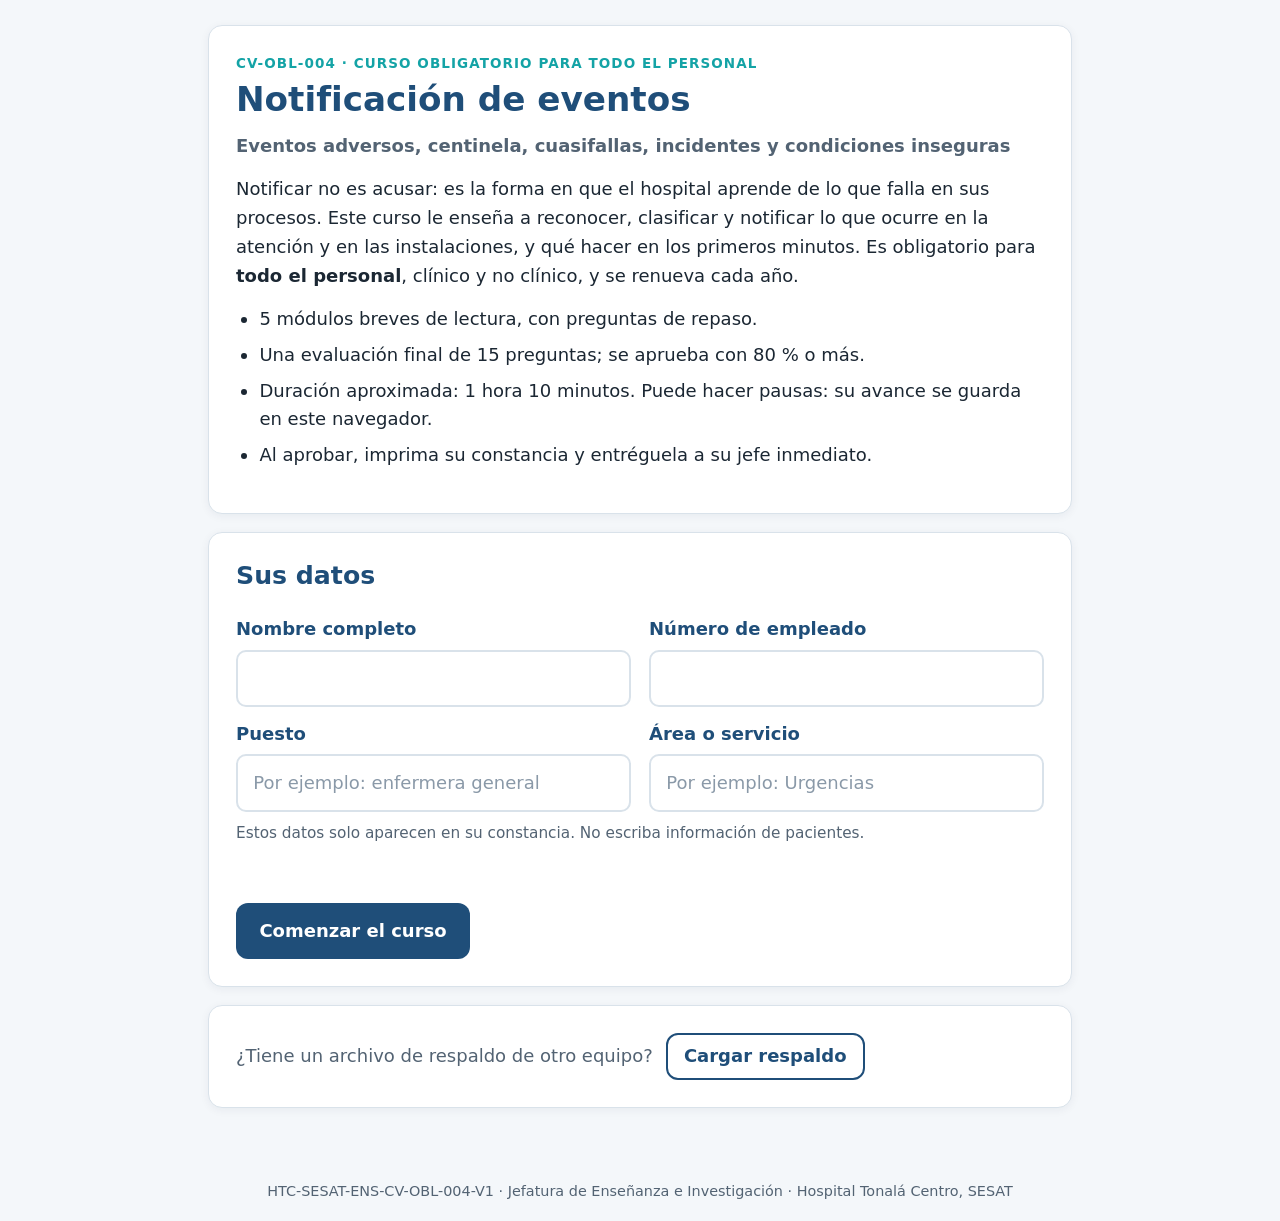
<file: cursos/notificacion-de-eventos/index.html>
<!DOCTYPE html>
<html lang="es">
<head>
<meta charset="utf-8">
<meta name="viewport" content="width=device-width, initial-scale=1">
<title>Notificación de eventos · CV-OBL-004</title>
<!-- CV-OBL-004 Notificación de eventos — Hospital Tonalá Centro, SESAT.
     Archivo único (HTML + CSS + JavaScript), funciona sin servidor.
     Para editar textos: constantes CURSO, MODULOS, EVALUACION y LISTA. -->
<style>
/* Cursos virtuales sencillos HTC-SESAT — estilos, fondo claro */
:root {
  color-scheme: light;
  --azul: #1F4E79; --azul2: #2D6CA3; --turq: #14A3A6; --turq-cl: #E3F5F5;
  --verde: #2E9D5B; --verde-cl: #E6F5EC; --rojo: #B83227; --rojo-cl: #FBEAE8;
  --ambar-cl: #FFF5E0; --fondo: #F4F7FA; --borde: #D9E2EA; --texto: #1B2733; --tenue: #536373;
}
* { box-sizing: border-box; }
html { font-size: 18px; background: var(--fondo); }
body { margin: 0; background: var(--fondo); color: var(--texto); font-family: "Segoe UI", system-ui, -apple-system, Roboto, Arial, sans-serif; line-height: 1.6; }
button, input, select { font: inherit; color: inherit; }
.oculto { display: none !important; }
:focus-visible { outline: 3px solid var(--turq); outline-offset: 2px; }

header.barra { background: #fff; border-bottom: 1px solid var(--borde); position: sticky; top: 0; z-index: 10; }
.barra-in { max-width: 900px; margin: 0 auto; padding: .6rem 1rem; display: flex; align-items: center; gap: 1rem; flex-wrap: wrap; }
.marca { font-weight: 800; color: var(--azul); line-height: 1.2; }
.marca small { display: block; font-weight: 600; color: var(--tenue); font-size: .72rem; }
.prog { flex: 1 1 200px; }
.prog .t { font-size: .75rem; color: var(--tenue); font-weight: 600; }
.pbar { height: 10px; background: #E5ECF2; border-radius: 99px; overflow: hidden; }
.pbar span { display: block; height: 100%; width: 0; background: linear-gradient(90deg, var(--turq), var(--verde)); transition: width .5s; }

main { max-width: 900px; margin: 0 auto; padding: 1.4rem 1rem 3rem; }
.card { background: #fff; border: 1px solid var(--borde); border-radius: 14px; padding: 1.5rem; box-shadow: 0 2px 10px rgba(16,42,67,.06); }
.card + .card { margin-top: 1rem; }
h1, h2, h3 { color: var(--azul); line-height: 1.25; margin: 0 0 .6rem; }
h1 { font-size: 1.9rem; } h2 { font-size: 1.4rem; } h3 { font-size: 1.12rem; }
p { margin: 0 0 .8rem; }
.kicker { text-transform: uppercase; letter-spacing: .08em; font-size: .75rem; font-weight: 800; color: var(--turq); margin-bottom: .2rem; }
.tenue { color: var(--tenue); }
ul.lst { margin: 0 0 .9rem; padding-left: 1.3rem; } ul.lst li { margin-bottom: .4rem; }

.btn { display: inline-flex; align-items: center; justify-content: center; gap: .4rem; border: 0; border-radius: 12px; padding: .75rem 1.3rem; font-weight: 700; cursor: pointer; min-height: 48px; font-size: 1rem; }
.btn-p { background: var(--azul); color: #fff; } .btn-p:hover { background: #183F63; }
.btn-s { background: #fff; color: var(--azul); border: 2px solid var(--azul); } .btn-s:hover { background: var(--fondo); }
.btn-v { background: var(--verde); color: #fff; }
.btn-x { background: #fff; color: var(--rojo); border: 2px solid #E7B5AF; }
.btn[disabled] { opacity: .45; cursor: not-allowed; }
.acc { display: flex; gap: .7rem; flex-wrap: wrap; margin-top: 1.2rem; align-items: center; }
.acc .der { margin-left: auto; }

label { display: block; font-weight: 700; color: var(--azul); margin: .7rem 0 .3rem; }
input[type=text], select { width: 100%; border: 2px solid var(--borde); border-radius: 10px; padding: .7rem .85rem; background: #fff; color: var(--texto); -webkit-text-fill-color: var(--texto); }
input[type=text]:focus, select:focus { border-color: var(--turq); outline: none; }
input::placeholder { color: #8A99A8; -webkit-text-fill-color: #8A99A8; }
.campos { display: grid; grid-template-columns: 1fr 1fr; gap: 0 1rem; }
.aviso { font-size: .85rem; color: var(--tenue); margin-top: .5rem; }
.error { color: var(--rojo); font-weight: 600; font-size: .9rem; min-height: 1.2rem; margin-top: .4rem; }

.mods { display: grid; gap: .8rem; }
.mod { display: flex; gap: 1rem; align-items: center; background: #fff; border: 1px solid var(--borde); border-radius: 14px; padding: 1rem 1.1rem; }
.mod .n { width: 48px; height: 48px; border-radius: 50%; display: grid; place-items: center; font-weight: 800; font-size: 1.2rem; background: var(--turq-cl); color: #0E5A6B; flex: none; }
.mod.hecho .n { background: var(--verde); color: #fff; }
.mod.bloq { opacity: .6; }
.mod .info { flex: 1; min-width: 0; }
.mod .info b { display: block; color: var(--azul); font-size: 1.05rem; }
.mod .info small { color: var(--tenue); }
.estado { display: inline-block; font-size: .78rem; font-weight: 700; border-radius: 99px; padding: .1rem .6rem; margin-top: .2rem; }
.e-ok { background: var(--verde-cl); color: #1E6B3E; } .e-cur { background: var(--ambar-cl); color: #7A4F0E; } .e-no { background: #EEF1F4; color: #5B6B7A; }

.paso { font-size: .85rem; color: var(--tenue); font-weight: 600; }
table.t { width: 100%; border-collapse: collapse; margin: .2rem 0 1rem; font-size: .95rem; }
table.t th { background: var(--azul); color: #fff; text-align: left; padding: .5rem .7rem; }
table.t td { padding: .5rem .7rem; border-bottom: 1px solid var(--borde); vertical-align: top; }
table.t tr:nth-child(even) td { background: #F8FAFC; }
.nota, .alerta, .pend { border-radius: 10px; padding: .8rem 1rem; margin: .4rem 0 1rem; border-left: 5px solid; }
.nota { background: var(--turq-cl); border-color: var(--turq); }
.alerta { background: var(--rojo-cl); border-color: var(--rojo); }
.pend { background: var(--ambar-cl); border-color: #D69E2E; font-size: .9rem; }
.pend b:first-child { color: #7A4F0E; }

.preg { font-size: 1.12rem; font-weight: 700; margin-bottom: .9rem; }
.ops { display: grid; gap: .6rem; }
.op { text-align: left; display: flex; gap: .7rem; align-items: flex-start; background: #fff; border: 2px solid var(--borde); border-radius: 12px; padding: .75rem .9rem; cursor: pointer; min-height: 50px; }
.op:hover:not([disabled]) { border-color: var(--turq); }
.op .l { width: 28px; height: 28px; border-radius: 7px; background: var(--fondo); color: var(--azul); display: grid; place-items: center; font-weight: 800; flex: none; font-size: .88rem; }
.op.sel { border-color: var(--azul); background: #F1F6FB; } .op.sel .l { background: var(--azul); color: #fff; }
.op.bien { border-color: var(--verde); background: var(--verde-cl); } .op.bien .l { background: var(--verde); color: #fff; }
.op.mal { border-color: var(--rojo); background: var(--rojo-cl); } .op.mal .l { background: var(--rojo); color: #fff; }
.op[disabled] { cursor: default; }
.fb { margin-top: 1rem; border-radius: 12px; padding: .9rem 1rem; }
.fb.ok { background: var(--verde-cl); color: #1E5233; } .fb.no { background: var(--rojo-cl); color: #6E1F17; }
.evq { border-top: 1px solid var(--borde); padding-top: 1.1rem; margin-top: 1.1rem; }
.evq:first-of-type { border-top: 0; margin-top: 0; padding-top: 0; }
.resultado { text-align: center; padding: 1rem 0; }
.resultado .cal { font-size: 3rem; font-weight: 800; line-height: 1; }
.cal.ok { color: var(--verde); } .cal.no { color: var(--rojo); }

ol.pasos { counter-reset: p; list-style: none; margin: 0 0 1rem; padding: 0; }
ol.pasos li { counter-increment: p; position: relative; padding: .55rem .7rem .55rem 3rem; border-bottom: 1px solid var(--borde); }
ol.pasos li::before { content: counter(p); position: absolute; left: .4rem; top: .45rem; width: 1.9rem; height: 1.9rem; border-radius: 50%; background: var(--turq-cl); color: #0E5A6B; font-weight: 800; display: grid; place-items: center; font-size: .9rem; }
.reloj { display: flex; gap: 1rem; align-items: center; justify-content: space-between; flex-wrap: wrap; background: #F1F6FB; border: 2px dashed #9DB8D3; border-radius: 12px; padding: .9rem 1rem; margin: .4rem 0 1rem; }
.reloj > div:first-child { flex: 1 1 260px; font-size: .95rem; }
.reloj-c { display: flex; align-items: center; gap: .8rem; }
.reloj .seg { font-size: 1.8rem; font-weight: 800; color: var(--azul); min-width: 4.5rem; text-align: center; font-variant-numeric: tabular-nums; }
.reloj.corre { border-color: var(--turq); background: var(--turq-cl); }
.reloj.fin { border-color: var(--verde); background: var(--verde-cl); } .reloj.fin .seg { color: var(--verde); font-size: 1.3rem; }

/* constancia */
.comp h1 { font-size: 1.5rem; text-align: center; }
.comp .inst { text-align: center; color: var(--tenue); margin-bottom: 1rem; }
.chk { display: flex; gap: .6rem; align-items: flex-start; padding: .3rem 0; border-bottom: 1px dashed var(--borde); font-size: .95rem; }
.chk .c { width: 18px; height: 18px; border: 2px solid #7F8C99; border-radius: 4px; flex: none; margin-top: .2rem; }
.firmas { display: grid; grid-template-columns: repeat(3, 1fr); gap: 1.2rem; margin-top: 2.5rem; text-align: center; font-size: .85rem; }
.firmas div { border-top: 1px solid #555; padding-top: .3rem; }

footer { text-align: center; color: var(--tenue); font-size: .8rem; padding: 1rem; }
.toast { position: fixed; left: 50%; bottom: 1.2rem; transform: translateX(-50%); background: var(--azul); color: #fff; padding: .7rem 1.1rem; border-radius: 10px; z-index: 30; box-shadow: 0 6px 20px rgba(0,0,0,.18); max-width: 90vw; }
.velo { position: fixed; inset: 0; background: rgba(16,32,48,.45); display: grid; place-items: center; padding: 1rem; z-index: 40; }
.modal { background: #fff; border-radius: 14px; padding: 1.4rem; max-width: 520px; width: 100%; }

@media (max-width: 640px) {
  html { font-size: 17px; }
  .card { padding: 1.1rem; }
  .campos { grid-template-columns: 1fr; }
  .acc .btn { flex: 1 1 auto; } .acc .der { margin-left: 0; }
  h1 { font-size: 1.55rem; }
  .firmas { grid-template-columns: 1fr; gap: 2rem; }
  table.t { font-size: .88rem; }
  table.t td { overflow-wrap: anywhere; }
  table.t3 thead { display: none; }
  table.t3, table.t3 tbody, table.t3 tr, table.t3 td { display: block; width: 100%; }
  table.t3 tr { border: 1px solid var(--borde); border-radius: 10px; margin-bottom: .7rem; overflow: hidden; }
  table.t3 td { border-bottom: 1px solid var(--borde); background: #fff !important; }
  table.t3 td:first-child { background: #F1F6FB !important; }
  table.t3 td:last-child { border-bottom: 0; }
  table.t3 td:not(:first-child)::before { content: attr(data-h); display: block; font-size: .72rem; font-weight: 800; text-transform: uppercase; letter-spacing: .05em; color: var(--tenue); }
}
@media print {
  html, body { background: #fff; font-size: 11pt; }
  header.barra, footer, .no-imp, .toast, .reloj { display: none !important; }
  main { padding: 0; max-width: none; }
  .card { border: 0; box-shadow: none; padding: 0; }
  table.t th { background: #1F4E79 !important; color: #fff !important; -webkit-print-color-adjust: exact; print-color-adjust: exact; }
}

</style>
</head>
<body>
<header class="barra oculto" id="barra"><div class="barra-in">
  <div class="marca">Notificación de eventos<small>CV-OBL-004 · Hospital Tonalá Centro, SESAT</small></div>
  <div class="prog"><div class="t" id="ptxt"></div><div class="pbar" role="progressbar" aria-label="Avance del curso" aria-valuemin="0" aria-valuemax="100" aria-valuenow="0"><span id="pbar"></span></div></div>
</div></header>
<main id="app"></main>
<input type="file" id="archivo" accept=".json,application/json" hidden>
<footer>HTC-SESAT-ENS-CV-OBL-004-V1 · Jefatura de Enseñanza e Investigación · Hospital Tonalá Centro, SESAT</footer>
<script>
/* ==========================================================================
   CONTENIDO — CV-OBL-004 Notificación de eventos adversos, centinela,
   cuasifallas, incidentes y condiciones inseguras
   Fuente única para el curso HTML y para el documento de sustento (.docx).
   Bloques de cada página: ["p", texto] · ["lista", [..]] · ["pasos", [..]]
   · ["tabla", [encabezados], [[filas]]] · ["nota", texto] · ["alerta", texto]
   · ["pendiente", texto] · ["reloj", segundos, texto]
   Preguntas: la PRIMERA opción es la correcta (el curso las baraja al mostrarlas).
   El texto admite **negritas**.
   ========================================================================== */
const CURSO = {
  clave: "HTC-SESAT-ENS-CV-OBL-004-V1",
  corta: "CV-OBL-004",
  titulo: "Notificación de eventos",
  subtitulo: "Eventos adversos, centinela, cuasifallas, incidentes y condiciones inseguras",
  institucion: "Hospital Tonalá Centro, SESAT · Jefatura de Enseñanza e Investigación",
  duracion: "1 hora 10 minutos",
  aprobacion: 80,
  tipo: "Curso obligatorio para todo el personal",
  presentacion: "Notificar no es acusar: es la forma en que el hospital aprende de lo que falla en sus procesos. Este curso le enseña a reconocer, clasificar y notificar lo que ocurre en la atención y en las instalaciones, y qué hacer en los primeros minutos. Es obligatorio para **todo el personal**, clínico y no clínico, y se renueva cada año.",
  guardado: "notificacion_CV-OBL-004_v1",
  appId: "NOTIFICACION_CV-OBL-004",
  archivo: "Notificacion_de_eventos",
  constancia: "Constancia de acreditación · Notificación de eventos",
  vigenciaMeses: 12,
  vigenciaNota: "o antes, si el análisis de los eventos de su servicio identifica la necesidad de reforzar la capacitación",
  firmas: ["Trabajador(a)", "Jefe(a) inmediato(a)", "Jefatura de Enseñanza e Investigación"],
  notaConstancia: "Entregue esta constancia firmada a su jefe inmediato. La Jefatura de Enseñanza conserva el registro y lo comparte con el área de Calidad y Seguridad del Paciente como evidencia de la capacitación en el sistema de notificación y análisis de eventos.",
};

const MODULOS = [
  /* ------------------------------------------------------------------ 1 */
  { id: 1, titulo: "Por qué notificar", min: 10,
    objetivo: "Explicar el propósito del sistema de notificación y los principios de una cultura de seguridad justa y no punitiva.",
    paginas: [
      { t: "Los errores ocurren en sistemas, no solo en personas", b: [
        ["p", "La atención de la salud es compleja: intervienen muchas personas, equipos, medicamentos y procesos. En ese entorno, **todas las personas pueden equivocarse**, incluso las más competentes y cuidadosas."],
        ["p", "La mayoría de los daños al paciente no se deben a una sola persona, sino a la suma de fallas en los procesos: una indicación poco legible, un medicamento con empaque parecido a otro, un turno con poco personal, un equipo sin mantenimiento. Cada proceso tiene **barreras de seguridad**; el daño ocurre cuando varias fallan al mismo tiempo."],
        ["nota", "Imagine varias rebanadas de queso suizo alineadas: cada una es una barrera y cada agujero es una falla. El daño llega al paciente cuando los agujeros se alinean. Notificar permite encontrar y cerrar esos agujeros."]] },
      { t: "Para qué sirve notificar", b: [
        ["lista", [
          "**Aprender:** cada notificación muestra una falla del proceso que puede corregirse.",
          "**Prevenir:** las cuasifallas avisan de un riesgo antes de que cause daño.",
          "**Detectar patrones:** un hecho aislado parece casualidad; diez notificaciones parecidas revelan un problema del proceso.",
          "**Proteger:** al paciente, a los compañeros y a usted mismo."]],
        ["p", "El hospital cuenta con un **sistema de notificación y análisis de eventos relacionados con la seguridad del paciente**, que forma parte del plan de mejora de la calidad y seguridad del paciente y responde a la **Acción Esencial para la Seguridad del Paciente 7 (AESP 7)**."],
        ["alerta", "Lo que no se notifica no se puede corregir. Si un evento se oculta, el riesgo sigue ahí para el siguiente paciente."]] },
      { t: "Cultura justa: no punitiva, pero responsable", b: [
        ["p", "La notificación es **voluntaria, confidencial y no punitiva**: su propósito es mejorar los procesos, no buscar culpables. El personal que notifica no debe sufrir represalias."],
        ["tabla", ["Tipo de conducta", "Ejemplo", "Respuesta institucional"], [
          ["**Error humano**", "Un despiste o un desliz involuntario, como confundir dos ámpulas parecidas.", "Apoyar a la persona y rediseñar el proceso para que el error sea más difícil."],
          ["**Conducta de riesgo**", "Omitir un paso porque «siempre se hace así» o por prisa.", "Retroalimentar, entrenar y eliminar los incentivos para tomar atajos."],
          ["**Conducta temeraria**", "Ignorar de forma consciente e injustificada un riesgo grave.", "Medidas disciplinarias conforme a la normativa."]]],
        ["nota", "No punitivo no significa sin responsabilidad: la cultura justa distingue entre el error humano, que se atiende mejorando el proceso, y la conducta temeraria, que sí tiene consecuencias."]] },
    ],
    repaso: [
      { q: "¿Cuál es el propósito principal de notificar un evento?", ops: ["Identificar fallas en los procesos para corregirlas y evitar que se repitan", "Identificar al responsable para sancionarlo", "Cumplir un trámite administrativo", "Informar a los medios de comunicación"], exp: "La notificación busca aprender y mejorar los procesos, no castigar." },
      { q: "Un trabajador confunde dos medicamentos con empaque parecido, sin intención. ¿Qué respuesta corresponde a una cultura justa?", ops: ["Apoyar a la persona y revisar el proceso para evitar la confusión", "Sancionarlo de inmediato", "Exponer su nombre en la junta del servicio", "Ignorar lo ocurrido"], exp: "El error humano se atiende apoyando a la persona y rediseñando el proceso." }],
  },

  /* ------------------------------------------------------------------ 2 */
  { id: 2, titulo: "Qué se notifica: clasificar lo ocurrido", min: 15,
    objetivo: "Distinguir cuasifalla, evento adverso, evento centinela, condición insegura, incidente y accidente de trabajo.",
    paginas: [
      { t: "Eventos relacionados con la atención del paciente", b: [
        ["tabla", ["Término", "Definición operativa", "Ejemplo"], [
          ["**Cuasifalla**", "Desviación de la práctica óptima que **no llegó al paciente** porque se interrumpió por una acción planificada, una intervención oportuna o el azar.", "La enfermera detecta, antes de administrarlo, que el medicamento surtido no corresponde al prescrito."],
          ["**Evento adverso**", "Suceso imprevisto, indeseado o potencialmente peligroso en la atención que **llega al paciente**.", "Un paciente presenta flebitis por una técnica de punción incorrecta; un paciente se cae al levantarse."],
          ["**Evento centinela**", "Suceso imprevisto que implica la **muerte o la pérdida permanente grave de una función**, no atribuible al curso natural de la enfermedad o condición del paciente.", "Cirugía en el lado equivocado."]]],
        ["nota", "Una complicación que forma parte de la evolución natural de la enfermedad no es un evento adverso. Ante la duda, notifique: el área de Calidad y Seguridad del Paciente clasifica y analiza."]] },
      { t: "Situaciones que siempre son eventos centinela", b: [
        ["p", "Además de la definición general, el hospital considera evento centinela, cuando corresponda a su contexto:"],
        ["lista", [
          "Muerte imprevista no relacionada con el curso natural de la enfermedad o el problema subyacente.",
          "Pérdida permanente de una función no relacionada con el curso natural de la enfermedad o el problema subyacente.",
          "Cirugía en el lugar incorrecto, procedimiento incorrecto o paciente equivocado.",
          "Muerte materna.",
          "Transmisión de enfermedad crónica como resultado de transfusión de sangre, hemocomponentes o trasplante de órganos o tejidos.",
          "Suicidio.",
          "Violación, maltrato u homicidio de cualquier paciente dentro del establecimiento."]],
        ["alerta", "Un evento centinela exige una respuesta inmediata: además de la notificación, se avisa de inmediato al jefe inmediato y a la Dirección o al área de Calidad y Seguridad del Paciente."],
        ["pendiente", "Eventos centinela adicionales que el hospital decida incluir en su definición operativa (por ejemplo, entrega de un recién nacido a una familia equivocada)."]] },
      { t: "Situaciones en las instalaciones y del personal", b: [
        ["tabla", ["Término", "Definición operativa", "Ejemplo"], [
          ["**Condición insegura**", "Circunstancia del entorno, del equipo o de la organización que **puede causar daño**, aunque todavía no haya ocurrido nada.", "Piso mojado sin señalización, cable expuesto, extintor vencido, dispensador vacío, equipo médico sin mantenimiento."],
          ["**Incidente**", "Suceso imprevisto en las instalaciones que afecta o pudo afectar a pacientes, visitantes o personal, sin relación directa con un acto de atención clínica.", "Caída de un visitante en la escalera, falla eléctrica, fuga de agua, conato de incendio."],
          ["**Accidente de trabajo**", "Toda lesión orgánica o perturbación funcional, inmediata o posterior, o la muerte, producida repentinamente en ejercicio o con motivo del trabajo, incluido el trayecto directo entre el domicilio y el lugar de trabajo.", "Punción con una aguja usada, salpicadura de sangre en los ojos, lesión de espalda al movilizar a un paciente."]]],
        ["pendiente", "Validación de las definiciones operativas de condición insegura e incidente por el área de Calidad y Seguridad del Paciente."]] },
      { t: "Cómo decidir: tres preguntas", b: [
        ["pasos", [
          "**¿Afectó o pudo afectar a un paciente durante su atención?** Si no llegó al paciente: **cuasifalla**. Si llegó al paciente: **evento adverso**.",
          "**¿Causó la muerte o la pérdida permanente grave de una función, sin relación con la enfermedad?** Si es así, o si está en la lista de la página anterior: **evento centinela**.",
          "**¿No ocurrió nada todavía, pero existe un riesgo?** **Condición insegura**. **¿Afectó a un visitante o a las instalaciones?** **Incidente**. **¿Afectó a un trabajador?** **Accidente de trabajo**."]],
        ["nota", "Usted no necesita clasificar perfectamente para notificar. Describa con claridad lo que ocurrió; la clasificación final la confirma el área de Calidad y Seguridad del Paciente."]] },
    ],
    repaso: [
      { q: "El farmacéutico detecta una dosis diez veces mayor en una receta y la corrige antes de surtirla. ¿Cómo se clasifica?", ops: ["Cuasifalla", "Evento adverso", "Evento centinela", "No se clasifica porque no pasó nada"], exp: "El error no llegó al paciente: es una cuasifalla y se notifica porque revela una vulnerabilidad." },
      { q: "Observa que el extintor de su pasillo tiene la carga vencida. ¿Qué es?", ops: ["Una condición insegura", "Un evento adverso", "Un accidente de trabajo", "Un evento centinela"], exp: "Es una circunstancia que puede causar daño aunque todavía no haya ocurrido nada." }],
  },

  /* ------------------------------------------------------------------ 3 */
  { id: 3, titulo: "Qué hacer y cómo notificar", min: 15,
    objetivo: "Actuar en los primeros minutos ante un evento y elaborar una notificación clara, oportuna y objetiva.",
    paginas: [
      { t: "Ante un evento con el paciente", b: [
        ["pasos", [
          "**Atienda al paciente y limite el daño.** El paciente es siempre la primera prioridad.",
          "**Avise de inmediato** a su jefe inmediato y al médico responsable del paciente.",
          "**Conserve la evidencia:** no deseche el medicamento, la etiqueta, el equipo o el insumo involucrado; retire de uso el equipo que falló e identifíquelo como «no usar».",
          "**Registre en el expediente** los hechos objetivos: qué ocurrió, la hora, la atención otorgada y a quién se informó, sin juicios ni culpas.",
          "**Notifique** por el mecanismo institucional lo antes posible.",
          "**Evento centinela:** además, avise de inmediato por teléfono a la Dirección o al área de Calidad y Seguridad del Paciente."]],
        ["nota", "La comunicación con el paciente y su familia sobre lo ocurrido la realiza el médico responsable o la persona que designe el hospital, de forma honesta y oportuna."],
        ["pendiente", "Plazo institucional para notificar (por ejemplo, antes de terminar el turno), teléfono o extensión para avisar un evento centinela y protocolo de comunicación con el paciente y la familia."]] },
      { t: "Cómo y dónde notificar", b: [
        ["lista", [
          "**Quién notifica:** cualquier persona que detecte el evento o participe en él, sin importar su puesto. No necesita autorización de nadie.",
          "**Cómo:** mediante el formato o el medio institucional de notificación. Puede hacerlo de forma **anónima**.",
          "**Cuándo:** lo antes posible, mientras los detalles están frescos.",
          "**Qué pasa con la información:** se maneja de forma confidencial, solo para el análisis y la mejora. El hospital la registra también en el sistema de registro de eventos adversos de la DGCES."]],
        ["pendiente", "Formato institucional de notificación y su clave, ubicación del buzón o enlace electrónico en cada área, y responsable de la captura en el sistema de la DGCES."]] },
      { t: "Una buena notificación", b: [
        ["p", "Una notificación útil describe **hechos**, no opiniones. Responde a las preguntas: qué ocurrió, cuándo, dónde, cómo se detectó, qué consecuencias tuvo y qué se hizo de inmediato."],
        ["tabla", ["Notificación poco útil", "Notificación útil"], [
          ["«La enfermera del turno de noche se equivocó otra vez con los medicamentos.»", "«A las 02:15, en Hospitalización, cama 8, se administró ceftriaxona 1 g en lugar de cefotaxima 1 g. Los frascos estaban juntos en el mismo cajón. Se avisó al médico de guardia; el paciente no presentó reacción.»"],
          ["«El equipo no sirve.»", "«La bomba de infusión del cubículo 3 de Urgencias se detuvo dos veces sin alarma durante la infusión. Se retiró de uso y se etiquetó como “no usar”.»"]]],
        ["alerta", "No incluya nombres de compañeros ni juicios sobre las personas. El análisis busca fallas en los procesos."]] },
      { t: "Accidentes de trabajo, incidentes y condiciones inseguras", b: [
        ["p", "**Exposición a sangre o líquidos corporales** (punción, corte o salpicadura):"],
        ["pasos", [
          "Lave de inmediato la herida o la piel con agua y jabón; si la salpicadura fue en ojos, nariz o boca, enjuague con abundante agua o solución salina.",
          "Avise de inmediato a su jefe inmediato.",
          "Acuda **de inmediato** a valoración médica: el tratamiento preventivo es más eficaz cuanto antes se inicia.",
          "Realice el aviso de accidente de trabajo y notifique el evento."]],
        ["p", "**Condición insegura o incidente:** si es seguro hacerlo, señalice o aísle el riesgo (por ejemplo, coloque el letrero de piso mojado), avise al responsable del área o a Mantenimiento y notifíquelo."],
        ["pendiente", "Procedimiento institucional de atención a la exposición ocupacional a sangre y líquidos corporales (lugar de valoración en cada turno) y trámite de aviso de accidente de trabajo ante Recursos Humanos."]] },
    ],
    repaso: [
      { q: "Descubre que a su paciente se le acaba de administrar un medicamento que no le correspondía. ¿Qué hace primero?", ops: ["Valora al paciente, avisa al médico y limita el daño", "Llena primero el formato de notificación", "Busca quién lo administró", "Espera a ver si presenta síntomas"], exp: "El paciente es la prioridad; la notificación se hace después, lo antes posible." },
      { q: "¿Cuál de estas descripciones es más útil en una notificación?", ops: ["«A las 10:30, en Urgencias, la camilla 2 quedó sin freno y se desplazó al pasar al paciente; no hubo lesión.»", "«El camillero es muy descuidado.»", "«Otra vez fallaron las camillas.»", "«Pasó algo con una camilla en la mañana.»"], exp: "Una buena notificación describe hechos concretos: qué, cuándo, dónde y consecuencias, sin juicios." }],
  },

  /* ------------------------------------------------------------------ 4 */
  { id: 4, titulo: "Qué pasa después de notificar", min: 10,
    objetivo: "Comprender cómo se analizan las notificaciones y cómo se convierten en acciones de mejora.",
    paginas: [
      { t: "El análisis de cada tipo de evento", b: [
        ["tabla", ["Tipo", "Cómo se analiza"], [
          ["**Evento centinela**", "**Análisis causa-raíz** de cada caso, multidisciplinario, con participación de la dirección, con enfoque de mejora y no punitivo. Se concluye en un plazo **no mayor a 45 días** desde la ocurrencia o la notificación."],
          ["**Evento adverso**", "Cada uno se registra y se clasifica; los que lo requieren reciben **acciones correctivas inmediatas**. Además, se analizan **patrones y tendencias al menos dos veces al año**."],
          ["**Cuasifalla**", "Las críticas se analizan individualmente; todas se integran al análisis de **patrones y tendencias al menos dos veces al año**."],
          ["**Condiciones inseguras, incidentes y accidentes de trabajo**", "Se atienden por el área responsable (Mantenimiento, Recursos Humanos u otra) y se analizan en los sistemas de infraestructura y de talento humano."]]],
        ["nota", "Herramientas que se usan en el análisis: diagrama de Ishikawa (causa-efecto), los 5 porqués y el árbol de causas. Todas buscan responder «¿por qué falló el proceso?», no «¿quién tuvo la culpa?»."]] },
      { t: "Si le invitan a un análisis", b: [
        ["lista", [
          "Su participación es valiosa: usted conoce cómo se trabaja realmente en su área.",
          "Describa lo que ocurrió y las condiciones en las que trabajaba (carga de trabajo, insumos, equipo, comunicación).",
          "Proponga soluciones: quienes realizan el trabajo suelen conocer las mejores barreras.",
          "La información del análisis es confidencial y se usa solo para mejorar."]],
        ["p", "Los resultados se presentan al **Comité de Calidad y Seguridad del Paciente (COCASEP)** y a la dirección, se integran al plan de mejora y se comunican a las áreas. Usted debe recibir retroalimentación sobre las mejoras que resultaron de las notificaciones."],
        ["pendiente", "Medio y periodicidad con que el área de Calidad y Seguridad del Paciente retroalimenta a los servicios sobre los resultados del análisis."]] },
      { t: "De la notificación a la mejora: un ejemplo", b: [
        ["pasos", [
          "En tres meses se notifican cuatro cuasifallas por confusión entre dos medicamentos con empaque parecido.",
          "El análisis de tendencias identifica que se almacenan juntos y que su etiqueta es casi igual.",
          "Se separan en el almacén y en los carros, se agrega una etiqueta de alerta y se informa al personal.",
          "En el siguiente semestre no se repite la confusión."]],
        ["nota", "Ninguna de esas cuatro cuasifallas causó daño. Gracias a que se notificaron, el hospital corrigió el riesgo antes de que llegara a un paciente."]] },
    ],
    repaso: [
      { q: "¿En qué plazo máximo debe concluirse el análisis causa-raíz de un evento centinela?", ops: ["45 días desde la ocurrencia o la notificación", "7 días", "6 meses", "Un año"], exp: "El análisis causa-raíz se concluye en un plazo no mayor a 45 días." },
      { q: "¿Con qué periodicidad mínima se analizan los patrones y tendencias de eventos adversos y cuasifallas?", ops: ["Al menos dos veces al año", "Cada cinco años", "Solo cuando ocurre un evento centinela", "Una vez cada dos años"], exp: "El análisis de patrones y tendencias se realiza al menos dos veces al año." }],
  },

  /* ------------------------------------------------------------------ 5 */
  { id: 5, titulo: "Segunda víctima y cultura de seguridad", min: 10,
    objetivo: "Reconocer el impacto de un evento grave en el personal, saber dónde buscar apoyo y fortalecer la cultura de seguridad del equipo.",
    paginas: [
      { t: "La segunda víctima", b: [
        ["p", "Cuando ocurre un evento adverso grave, el paciente y su familia son las primeras víctimas. El personal involucrado también puede resultar afectado: a esa persona se le llama **segunda víctima**."],
        ["p", "Es frecuente que la segunda víctima sienta culpa, miedo, ansiedad, insomnio, dudas sobre su capacidad o deseos de dejar la profesión. Estas reacciones son normales y merecen apoyo."],
        ["lista", [
          "Si le ocurre a usted: no se aísle; hable con su jefe inmediato o con una persona de confianza y solicite el apoyo institucional.",
          "Si le ocurre a un compañero: escúchelo sin juzgar, evite comentarios o rumores y oriéntelo hacia el apoyo institucional."]],
        ["pendiente", "Procedimiento institucional de atención a segundas víctimas: responsable, medio de contacto y tipo de apoyo (contención emocional, apoyo psicológico)."]] },
      { t: "Cómo se ve una cultura de seguridad", b: [
        ["tabla", ["Cultura de seguridad fuerte", "Cultura de seguridad débil"], [
          ["Se agradece a quien notifica.", "El personal no notifica por temor a represalias."],
          ["Cualquiera puede detener un procedimiento si ve un riesgo.", "Solo los jefes pueden señalar un problema."],
          ["Se analizan los procesos y se comparten las lecciones aprendidas.", "Se busca al culpable y el caso se olvida."],
          ["Se notifican muchas cuasifallas.", "Solo se conocen los eventos graves, cuando ya no se pueden ocultar."]]],
        ["nota", "Un número alto de notificaciones de cuasifallas no significa que el servicio sea inseguro: significa que el personal confía en el sistema y detecta los riesgos a tiempo."]] },
      { t: "Lo esencial", b: [
        ["lista", [
          "Notificar es responsabilidad de **todo el personal**, clínico y no clínico.",
          "Primero el paciente; después, notificar lo antes posible.",
          "Describa hechos, no culpas; puede notificar de forma anónima.",
          "Los eventos centinela se avisan además de inmediato y se analizan en un plazo no mayor a 45 días.",
          "Las condiciones inseguras, los incidentes y los accidentes de trabajo también se notifican.",
          "El hospital apoya al personal afectado por un evento grave."]],
        ["p", "Al aprobar la evaluación final obtendrá su **constancia de acreditación**. Imprímala, fírmela y entréguela a su jefe inmediato."]] },
    ],
    repaso: [
      { q: "Una compañera participó en un evento adverso grave y desde entonces está angustiada y no duerme. ¿Qué es lo más adecuado?", ops: ["Escucharla sin juzgar y orientarla hacia el apoyo institucional", "Comentar el caso con otros compañeros", "Decirle que lo olvide y siga trabajando", "Evitarla para no involucrarse"], exp: "La segunda víctima necesita escucha y apoyo, no juicios ni rumores." },
      { q: "Un servicio notifica muchas cuasifallas cada mes. ¿Qué indica principalmente?", ops: ["Que el personal confía en el sistema y detecta riesgos a tiempo", "Que es el servicio más peligroso del hospital", "Que el personal está mal capacitado", "Que debe sancionarse al jefe del servicio"], exp: "La notificación de cuasifallas es un signo de una cultura de seguridad fuerte." }],
  },
];

/* Evaluación final: 15 reactivos, 3 por módulo. Primera opción = correcta. */
const EVALUACION = [
  { m: 1, q: "¿Qué características tiene la notificación de eventos en el hospital?", ops: ["Voluntaria, confidencial y no punitiva", "Obligatoriamente firmada y con sanción", "Pública y con el nombre de los involucrados", "Solo verbal al jefe inmediato"], exp: "Un sistema confidencial y no punitivo favorece que el personal notifique." },
  { m: 1, q: "Según el modelo del «queso suizo», ¿cuándo llega el daño al paciente?", ops: ["Cuando fallan al mismo tiempo varias barreras de seguridad", "Solo cuando una persona actúa con mala intención", "Cuando el paciente no sigue las indicaciones", "Únicamente cuando falta personal"], exp: "El daño ocurre cuando se alinean las fallas de varias barreras." },
  { m: 1, q: "Un trabajador ignora de forma consciente e injustificada una medida de seguridad esencial, poniendo en grave riesgo a un paciente. Según la cultura justa, ¿cómo se clasifica su conducta?", ops: ["Conducta temeraria, que puede tener medidas disciplinarias", "Error humano, que solo requiere rediseñar el proceso", "Conducta esperada", "Cuasifalla"], exp: "La cultura justa distingue el error humano de la conducta temeraria." },
  { m: 2, q: "¿Qué es un evento adverso?", ops: ["Un suceso imprevisto e indeseado en la atención que llega al paciente", "Un error que no llegó al paciente", "Una queja administrativa", "Una complicación propia de la evolución natural de la enfermedad"], exp: "El evento adverso llega al paciente; la cuasifalla no." },
  { m: 2, q: "¿Cuál de las siguientes situaciones es un evento centinela?", ops: ["Una muerte materna", "Una flebitis leve", "Un retraso de diez minutos en la dieta", "Un error de medicación detectado a tiempo"], exp: "La muerte materna forma parte de los escenarios de evento centinela." },
  { m: 2, q: "Una enfermera se pincha con una aguja usada al desechar material. ¿Cómo se clasifica?", ops: ["Accidente de trabajo", "Cuasifalla", "Evento centinela", "Condición insegura"], exp: "Es una lesión producida en ejercicio del trabajo." },
  { m: 3, q: "¿Quién puede notificar un evento?", ops: ["Cualquier persona que lo detecte o participe, sin importar su puesto", "Solo el jefe del servicio", "Solo el médico responsable", "Solo el área de Calidad"], exp: "Notificar es responsabilidad de todo el personal y no requiere autorización." },
  { m: 3, q: "Una bomba de infusión falla durante el tratamiento de un paciente. Además de atender al paciente, ¿qué hace con el equipo?", ops: ["Lo retira de uso, lo identifica como «no usar» y lo notifica", "Lo reinicia y lo sigue usando", "Lo guarda en el almacén sin avisar", "Lo desecha"], exp: "Conservar la evidencia y retirar el equipo de uso permite analizar la falla y proteger a otros pacientes." },
  { m: 3, q: "¿Qué debe evitar al redactar una notificación?", ops: ["Incluir nombres de compañeros y juicios sobre las personas", "Indicar la hora y el lugar", "Describir las consecuencias", "Mencionar las acciones inmediatas"], exp: "La notificación describe hechos; el análisis busca fallas en los procesos." },
  { m: 4, q: "¿Qué herramienta se utiliza para analizar un evento centinela?", ops: ["El análisis causa-raíz", "La encuesta de satisfacción", "El inventario de insumos", "La evaluación del desempeño"], exp: "Cada evento centinela se analiza mediante análisis causa-raíz." },
  { m: 4, q: "¿Qué pregunta busca responder el análisis de un evento?", ops: ["¿Por qué falló el proceso?", "¿Quién tuvo la culpa?", "¿Cuánto costó el error?", "¿Quién debe ser sancionado?"], exp: "El análisis tiene un enfoque de mejora y no punitivo." },
  { m: 4, q: "¿Ante qué comité se presentan los resultados del análisis de eventos?", ops: ["El Comité de Calidad y Seguridad del Paciente (COCASEP)", "El Comité de Adquisiciones", "La representación sindical", "Ningún comité"], exp: "Los resultados se presentan al COCASEP y se integran al plan de mejora." },
  { m: 5, q: "¿A quién se le llama «segunda víctima»?", ops: ["Al personal afectado emocionalmente por haber participado en un evento adverso grave", "Al familiar del paciente", "Al segundo paciente afectado por el mismo error", "Al testigo de un accidente de tránsito"], exp: "La segunda víctima es el personal involucrado que resulta afectado." },
  { m: 5, q: "¿Cuál es un signo de una cultura de seguridad fuerte?", ops: ["Se agradece a quien notifica", "El personal no notifica por temor a represalias", "Solo los jefes pueden señalar un riesgo", "Se busca al culpable y el caso se olvida"], exp: "Agradecer la notificación refuerza la confianza en el sistema." },
  { m: 5, q: "Usted no está seguro de si lo ocurrido es un evento adverso o una complicación de la enfermedad. ¿Qué hace?", ops: ["Lo notifica describiendo los hechos; el área de Calidad confirma la clasificación", "No lo notifica hasta estar seguro", "Lo comenta solo con sus compañeros", "Espera a que otra persona lo notifique"], exp: "Ante la duda, se notifica; la clasificación final la confirma Calidad y Seguridad del Paciente." },
];

/* Verificación en el servicio (la realiza el jefe inmediato). */
const LISTA = {
  titulo: "Verificación en el servicio (la realiza el jefe inmediato)",
  items: [
    "Sabe dónde se encuentra el formato o el medio de notificación de su área y cómo usarlo.",
    "Sabe a quién y por qué medio avisar de inmediato un evento centinela.",
    "Conoce qué hacer y adónde acudir ante una exposición a sangre o líquidos corporales.",
    "Sabe a quién reportar una condición insegura en su área (Mantenimiento u otra).",
    "Conoce el medio para solicitar apoyo como segunda víctima.",
    "Clasifica correctamente un ejemplo de su área presentado por el jefe inmediato.",
  ],
};

if (typeof module !== "undefined") module.exports = { CURSO, MODULOS, EVALUACION, LISTA };

/* ==========================================================================
   MOTOR GENÉRICO DE CURSO VIRTUAL SENCILLO — HTC-SESAT · Enseñanza
   Registro → módulos (lecturas + preguntas de repaso) → evaluación final
   (aprobación configurable) → constancia imprimible.
   Todo lo específico del curso está en contenido.js (CURSO, MODULOS,
   EVALUACION y, opcionalmente, LISTA).
   El avance se guarda en el navegador (localStorage) y puede descargarse
   como archivo de respaldo.
   ========================================================================== */
"use strict";
const CLAVE_GUARDADO = CURSO.guardado;
const APP_ID = CURSO.appId;
const LISTA_V = typeof LISTA !== "undefined" ? LISTA : null;
let RELOJ = null;
const LET = ["A", "B", "C", "D"];
let S = null;

/* ---------- utilidades ---------- */
const $ = (s) => document.querySelector(s);
const app = () => document.getElementById("app");
function esc(t) { return String(t == null ? "" : t).replace(/&/g, "&amp;").replace(/</g, "&lt;").replace(/>/g, "&gt;").replace(/"/g, "&quot;"); }
function fmt(t) { return esc(t).replace(/\*\*([^*]+)\*\*/g, "<b>$1</b>"); }
function hoy(iso) { try { return new Date(iso).toLocaleDateString("es-MX", { day: "numeric", month: "long", year: "numeric" }); } catch (e) { return iso; } }
function hash(s) { let h = 2166136261; for (let i = 0; i < s.length; i++) { h ^= s.charCodeAt(i); h = Math.imul(h, 16777619); } return h >>> 0; }
/** Orden de opciones estable para una misma clave (no cambia al recargar). */
function orden(n, clave) { const a = [...Array(n).keys()]; let s = hash(clave) || 1; for (let i = n - 1; i > 0; i--) { s = (Math.imul(s, 1103515245) + 12345) >>> 0; const j = s % (i + 1); [a[i], a[j]] = [a[j], a[i]]; } return a; }
function vence(iso, meses) { const d = new Date(iso); d.setMonth(d.getMonth() + meses); return d.toISOString(); }
function arriba() { window.scrollTo(0, 0); }
function toast(t) { const d = document.createElement("div"); d.className = "toast"; d.setAttribute("role", "status"); d.textContent = t; document.body.appendChild(d); setTimeout(() => d.remove(), 3500); }

/* ---------- guardado ---------- */
function guardar() { if (!S) return; S.mod = Date.now(); try { localStorage.setItem(CLAVE_GUARDADO, JSON.stringify(S)); } catch (e) { /* sin almacenamiento: usar respaldo */ } }
function cargar() { try { const t = localStorage.getItem(CLAVE_GUARDADO); const o = t ? JSON.parse(t) : null; return valido(o) ? o : null; } catch (e) { return null; } }
function valido(o) { return o && typeof o.nombre === "string" && o.mods && o.ev; }
function nuevo(datos) { return Object.assign({ v: 1, inicio: new Date().toISOString(), mods: {}, ev: { intentos: [], actual: null, aprobado: false }, pantalla: "menu" }, datos); }
function M(id) { if (!S.mods[id]) S.mods[id] = { pag: 0, resp: {}, hecho: false, fecha: null }; return S.mods[id]; }
function ir(p, extra) { S.pantalla = p; Object.assign(S, extra || {}); guardar(); render(); arriba(); }

function descargarRespaldo() {
  guardar();
  const datos = JSON.stringify({ app: APP_ID, guardado: new Date().toISOString(), estado: S });
  const nombre = "Respaldo_" + CURSO.archivo + "_" + (S.nombre || "").normalize("NFD").replace(/[̀-ͯ]/g, "").replace(/[^A-Za-z0-9]+/g, "_").slice(0, 40) + ".json";
  try { const url = URL.createObjectURL(new Blob([datos], { type: "application/json" })); const a = document.createElement("a"); a.href = url; a.download = nombre; document.body.appendChild(a); a.click(); setTimeout(() => { URL.revokeObjectURL(url); a.remove(); }, 1500); toast("Respaldo descargado."); }
  catch (e) { toast("Este navegador no permitió descargar el respaldo."); }
}
function cargarRespaldo() {
  const inp = $("#archivo"); inp.value = "";
  inp.onchange = () => {
    const f = inp.files && inp.files[0]; if (!f || f.size > 1024 * 1024) return toast("El archivo no es un respaldo válido.");
    const r = new FileReader();
    r.onload = () => { let o = null; try { o = JSON.parse(r.result); } catch (e) { /* inválido */ }
      if (!o || o.app !== APP_ID || !valido(o.estado)) return toast("El archivo no es un respaldo válido de este curso.");
      S = o.estado; S.pantalla = "menu"; guardar(); render(); arriba(); toast("Avance recuperado: " + S.nombre); };
    r.readAsText(f);
  };
  inp.click();
}
function confirmar(texto, boton, alAceptar) {
  const v = document.createElement("div"); v.className = "velo";
  v.innerHTML = '<div class="modal" role="dialog" aria-modal="true"><p>' + texto + '</p><div class="acc"><button class="btn btn-x" id="mSi">' + esc(boton) + '</button><button class="btn btn-s" id="mNo">Cancelar</button></div></div>';
  document.body.appendChild(v); $("#mNo").focus();
  $("#mNo").onclick = () => v.remove(); $("#mSi").onclick = () => { v.remove(); alAceptar(); };
}

/* ---------- progreso ---------- */
const hechos = () => MODULOS.filter((m) => S.mods[m.id] && S.mods[m.id].hecho).length;
function progreso() { if (!S) return 0; return Math.round((hechos() + (S.ev.aprobado ? 1 : 0)) / (MODULOS.length + 1) * 100); }
function barra() {
  const b = $("#barra"); if (!S) { b.classList.add("oculto"); return; }
  b.classList.remove("oculto"); const p = progreso();
  $("#pbar").style.width = p + "%"; $("#pbar").parentElement.setAttribute("aria-valuenow", p);
  $("#ptxt").textContent = p + " % · " + hechos() + " de " + MODULOS.length + " módulos" + (S.ev.aprobado ? " · evaluación aprobada" : "");
}

/* ---------- pantallas ---------- */
function render() {
  if (RELOJ) { clearInterval(RELOJ); RELOJ = null; }
  barra();
  if (!S) return pRegistro();
  ({ menu: pMenu, modulo: pModulo, evaluacion: pEvaluacion, comprobante: pComprobante }[S.pantalla] || pMenu)();
}

function pRegistro() {
  const previo = cargar();
  let h = '<div class="card"><div class="kicker">' + CURSO.corta + ' · ' + esc(CURSO.tipo) + '</div><h1>' + CURSO.titulo + '</h1>' +
    '<p class="tenue"><b>' + esc(CURSO.subtitulo) + '</b></p><p>' + fmt(CURSO.presentacion) + '</p>' +
    '<ul class="lst"><li>' + MODULOS.length + ' módulos breves de lectura, con preguntas de repaso.</li><li>Una evaluación final de ' + EVALUACION.length + ' preguntas; se aprueba con ' + CURSO.aprobacion + ' % o más.</li><li>Duración aproximada: ' + CURSO.duracion + '. Puede hacer pausas: su avance se guarda en este navegador.</li><li>Al aprobar, imprima su constancia y entréguela a su jefe inmediato.</li></ul></div>';
  if (previo) h += '<div class="card"><h2>Continuar</h2><p>Hay un avance guardado de <b>' + esc(previo.nombre) + '</b>.</p><div class="acc"><button class="btn btn-p" id="bCont">Continuar mi curso</button><button class="btn btn-x" id="bOtro">Empezar como otra persona</button></div></div>';
  else h += '<div class="card"><h2>Sus datos</h2>' +
    '<div class="campos"><div><label for="fNom">Nombre completo</label><input type="text" id="fNom" maxlength="80" autocomplete="name"></div>' +
    '<div><label for="fEmp">Número de empleado</label><input type="text" id="fEmp" maxlength="20" inputmode="numeric"></div>' +
    '<div><label for="fPue">Puesto</label><input type="text" id="fPue" maxlength="60" placeholder="Por ejemplo: enfermera general"></div>' +
    '<div><label for="fAre">Área o servicio</label><input type="text" id="fAre" maxlength="60" placeholder="Por ejemplo: Urgencias"></div></div>' +
    '<p class="aviso">Estos datos solo aparecen en su constancia. No escriba información de pacientes.</p><p class="error" id="err" role="alert"></p>' +
    '<div class="acc"><button class="btn btn-p" id="bIni">Comenzar el curso</button></div></div>';
  h += '<div class="card"><p class="tenue" style="margin:0">¿Tiene un archivo de respaldo de otro equipo? <button class="btn btn-s" id="bCarg" style="min-height:40px;padding:.4rem .9rem;margin-left:.4rem">Cargar respaldo</button></p></div>';
  app().innerHTML = h;
  $("#bCarg").onclick = cargarRespaldo;
  if (previo) {
    $("#bCont").onclick = () => { S = previo; render(); arriba(); };
    $("#bOtro").onclick = () => confirmar("Se borrará el avance guardado de " + esc(previo.nombre) + ". ¿Desea continuar?", "Borrar y empezar", () => { try { localStorage.removeItem(CLAVE_GUARDADO); } catch (e) { /* sin acción */ } render(); });
  } else {
    $("#bIni").onclick = () => {
      const v = (id) => $(id).value.trim().replace(/\s+/g, " ");
      const d = { nombre: v("#fNom"), empleado: v("#fEmp"), puesto: v("#fPue"), area: v("#fAre") };
      if (d.nombre.length < 5) return ($("#err").textContent = "Escriba su nombre completo.", $("#fNom").focus());
      if (!d.puesto || !d.area) return ($("#err").textContent = "Escriba su puesto y su área o servicio.", (d.puesto ? $("#fAre") : $("#fPue")).focus());
      S = nuevo(d); guardar(); render(); arriba();
    };
  }
}

function pMenu() {
  const todos = hechos() === MODULOS.length;
  let h = '<div class="card"><div class="kicker">' + esc(CURSO.titulo) + ' · ' + CURSO.corta + '</div><h1>Hola, ' + esc(S.nombre.split(" ")[0]) + '</h1><p class="tenue" style="margin:0">Realice los módulos en orden. Cuando termine los ' + MODULOS.length + ', se habilita la evaluación final.</p></div><div class="mods" style="margin-top:1rem">';
  MODULOS.forEach((m, i) => {
    const st = S.mods[m.id]; const bloq = i > 0 && !(S.mods[MODULOS[i - 1].id] && S.mods[MODULOS[i - 1].id].hecho);
    const estado = st && st.hecho ? '<span class="estado e-ok">Completado</span>' : (bloq ? '<span class="estado e-no">Disponible al terminar el módulo ' + (i) + '</span>' : (st && st.pag ? '<span class="estado e-cur">En curso</span>' : '<span class="estado e-cur">Pendiente</span>'));
    h += '<div class="mod' + (st && st.hecho ? " hecho" : "") + (bloq ? " bloq" : "") + '"><div class="n">' + (st && st.hecho ? "✓" : m.id) + '</div><div class="info"><b>' + esc(m.titulo) + '</b><small>' + m.min + ' minutos</small><br>' + estado + '</div>' +
      (bloq ? "" : '<button class="btn ' + (st && st.hecho ? "btn-s" : "btn-p") + '" data-m="' + m.id + '">' + (st && st.hecho ? "Repasar" : (st && st.pag ? "Continuar" : "Iniciar")) + '</button>') + '</div>';
  });
  const ev = S.ev;
  h += '<div class="mod' + (ev.aprobado ? " hecho" : "") + (todos ? "" : " bloq") + '"><div class="n">' + (ev.aprobado ? "✓" : "★") + '</div><div class="info"><b>Evaluación final</b><small>' + EVALUACION.length + ' preguntas · aprobación ' + CURSO.aprobacion + ' %</small><br>' +
    (ev.aprobado ? '<span class="estado e-ok">Aprobada · ' + ev.cal + ' %</span>' : (todos ? '<span class="estado e-cur">' + (ev.intentos.length ? "Intentos: " + ev.intentos.length : "Disponible") + '</span>' : '<span class="estado e-no">Disponible al terminar los ' + MODULOS.length + ' módulos</span>')) + '</div>' +
    (ev.aprobado ? '<button class="btn btn-v" id="bComp">Ver constancia</button>' : (todos ? '<button class="btn btn-p" id="bEv">' + (ev.actual ? "Continuar" : "Presentar") + '</button>' : "")) + '</div></div>';
  h += '<div class="acc no-imp"><button class="btn btn-s" id="bResp">Descargar respaldo</button><button class="btn btn-s" id="bCarg">Cargar respaldo</button><button class="btn btn-x der" id="bReset">Reiniciar curso</button></div>';
  app().innerHTML = h;
  app().querySelectorAll("[data-m]").forEach((b) => b.onclick = () => { const st = M(+b.dataset.m); if (st.hecho) st.pag = 0; ir("modulo", { mid: +b.dataset.m }); });
  if ($("#bEv")) $("#bEv").onclick = () => ir("evaluacion");
  if ($("#bComp")) $("#bComp").onclick = () => ir("comprobante");
  $("#bResp").onclick = descargarRespaldo; $("#bCarg").onclick = cargarRespaldo;
  $("#bReset").onclick = () => confirmar("Se borrará todo su avance en este navegador. ¿Desea reiniciar el curso?", "Reiniciar", () => { try { localStorage.removeItem(CLAVE_GUARDADO); } catch (e) { /* sin acción */ } S = null; render(); arriba(); });
}

function bloque(b) {
  const [t, v, w] = b;
  if (t === "p") return "<p>" + fmt(v) + "</p>";
  if (t === "pasos") return '<ol class="pasos">' + v.map((x) => "<li>" + fmt(x) + "</li>").join("") + "</ol>";
  if (t === "reloj") return '<div class="reloj"><div><b>Práctica guiada</b><br>' + fmt(w) + '</div><div class="reloj-c"><span class="seg" data-s="' + v + '">' + v + ' s</span><button class="btn btn-p" data-reloj="' + v + '">Iniciar</button></div></div>';
  if (t === "lista") return '<ul class="lst">' + v.map((x) => "<li>" + fmt(x) + "</li>").join("") + "</ul>";
  if (t === "tabla") return '<table class="t' + (v.length > 2 ? " t3" : "") + '"><thead><tr>' + v.map((x) => "<th>" + esc(x) + "</th>").join("") + "</tr></thead><tbody>" + w.map((r) => "<tr>" + r.map((c, k) => '<td data-h="' + esc(v[k]) + '">' + fmt(c) + "</td>").join("") + "</tr>").join("") + "</tbody></table>";
  if (t === "nota") return '<div class="nota">' + fmt(v) + "</div>";
  if (t === "alerta") return '<div class="alerta">' + fmt(v) + "</div>";
  if (t === "pendiente") return '<div class="pend"><b>Pendiente de definición institucional:</b> ' + fmt(v) + "</div>";
  return "";
}
function pModulo() {
  const m = MODULOS.find((x) => x.id === S.mid); if (!m) return ir("menu");
  const st = M(m.id); const nL = m.paginas.length, nQ = m.repaso.length, total = nL + nQ + 1;
  const i = Math.min(st.pag, total - 1);
  let h = '<div class="card"><div class="kicker">Módulo ' + m.id + ' de ' + MODULOS.length + ' · ' + esc(m.titulo) + '</div>' +
    '<div class="pbar" style="margin:.3rem 0 1rem"><span style="width:' + Math.round((i + 1) / total * 100) + '%"></span></div>';
  let puede = true;
  if (i < nL) {
    const pg = m.paginas[i];
    if (i === 0) h += '<p class="tenue"><b>Objetivo:</b> ' + esc(m.objetivo) + '</p>';
    h += '<h2>' + esc(pg.t) + '</h2>' + pg.b.map(bloque).join("");
  } else if (i < nL + nQ) {
    const qi = i - nL, q = m.repaso[qi], r = st.resp[qi], ord = orden(q.ops.length, "r" + m.id + "-" + qi);
    const resp = r && r.listo;
    h += '<h2>Repaso ' + (qi + 1) + ' de ' + nQ + '</h2><div class="preg">' + esc(q.q) + '</div><div class="ops">' +
      ord.map((oi, k) => { let c = "op"; if (resp) { if (oi === 0) c += " bien"; else if (r.sel === oi) c += " mal"; } else if (r && r.sel === oi) c += " sel";
        return '<button class="' + c + '" data-o="' + oi + '"' + (resp ? " disabled" : "") + '><span class="l">' + LET[k] + '</span><span>' + esc(q.ops[oi]) + '</span></button>'; }).join("") + '</div>';
    if (resp) h += '<div class="fb ' + (r.sel === 0 ? "ok" : "no") + '" role="status"><b>' + (r.sel === 0 ? "¡Correcto! " : "La respuesta correcta es: " + esc(q.ops[0]) + ". ") + '</b>' + esc(q.exp) + '</div>';
    else { h += '<div class="acc"><button class="btn btn-p" id="bRev"' + (r && r.sel != null ? "" : " disabled") + '>Comprobar</button></div>'; puede = false; }
  } else {
    h += '<h2>¡Módulo completado!</h2><p>Terminó el módulo <b>' + esc(m.titulo) + '</b>.</p><ul class="lst"><li>' + m.paginas.map((p) => esc(p.t)).join("</li><li>") + '</li></ul>';
    if (!st.hecho) { st.hecho = true; st.fecha = new Date().toISOString(); guardar(); barra(); }
  }
  const ult = i === total - 1;
  h += '<div class="acc no-imp">' + (i > 0 ? '<button class="btn btn-s" id="bAnt">Anterior</button>' : "") +
    (ult ? '<button class="btn btn-p" id="bMenu">' + (MODULOS[m.id] && !(S.mods[m.id + 1] && S.mods[m.id + 1].hecho) ? "Ir al módulo " + (m.id + 1) : (hechos() === MODULOS.length && !S.ev.aprobado ? "Ir a la evaluación final" : "Volver al menú")) + '</button>'
      : '<button class="btn btn-p" id="bSig"' + (puede ? "" : " disabled") + '>Siguiente</button>') +
    '<button class="btn btn-s der" id="bSalir">Guardar y salir</button><span class="paso">Página ' + (i + 1) + ' de ' + total + '</span></div></div>';
  app().innerHTML = h;
  app().querySelectorAll(".op[data-o]").forEach((b) => b.onclick = () => { const qi = i - nL; st.resp[qi] = { sel: +b.dataset.o }; guardar(); render(); });
  if ($("#bRev")) $("#bRev").onclick = () => { st.resp[i - nL].listo = true; guardar(); render(); const f = app().querySelector(".fb"); if (f) f.scrollIntoView({ block: "nearest" }); };
  if ($("#bAnt")) $("#bAnt").onclick = () => { st.pag = i - 1; guardar(); render(); arriba(); };
  if ($("#bSig")) $("#bSig").onclick = () => { st.pag = i + 1; guardar(); render(); arriba(); };
  if ($("#bMenu")) $("#bMenu").onclick = () => {
    const sig = MODULOS[m.id];
    if (sig && !(S.mods[sig.id] && S.mods[sig.id].hecho)) ir("modulo", { mid: sig.id });
    else if (hechos() === MODULOS.length && !S.ev.aprobado) ir("evaluacion"); else ir("menu");
  };
  $("#bSalir").onclick = () => ir("menu");
  app().querySelectorAll("[data-reloj]").forEach((b) => b.onclick = () => iniciarReloj(b));
}

/** Cuenta regresiva para practicar la técnica (no se guarda). */
function iniciarReloj(b) {
  if (RELOJ) { clearInterval(RELOJ); RELOJ = null; }
  const caja = b.closest(".reloj"), seg = caja.querySelector(".seg"); let n = +b.dataset.reloj;
  app().querySelectorAll(".reloj").forEach((c) => c.classList.remove("fin", "corre"));
  caja.classList.add("corre"); b.textContent = "Reiniciar"; seg.textContent = n + " s";
  RELOJ = setInterval(() => { n -= 1; seg.textContent = n + " s";
    if (n <= 0) { clearInterval(RELOJ); RELOJ = null; caja.classList.remove("corre"); caja.classList.add("fin"); seg.textContent = "¡Listo!"; b.textContent = "Repetir"; } }, 1000);
}

function pEvaluacion() {
  if (hechos() < MODULOS.length) return ir("menu");
  const ev = S.ev;
  if (!ev.actual) { ev.actual = { n: ev.intentos.length + 1, resp: {}, enviado: false }; guardar(); }
  const a = ev.actual;
  let h = '<div class="card"><div class="kicker">Evaluación final · intento ' + a.n + '</div><h1>Evaluación final: ' + esc(CURSO.titulo) + '</h1>';
  if (!a.enviado) h += '<p>Responda las ' + EVALUACION.length + ' preguntas y pulse «Enviar respuestas». Se aprueba con <b>' + CURSO.aprobacion + ' %</b> (' + Math.ceil(CURSO.aprobacion * EVALUACION.length / 100) + ' aciertos o más).</p>';
  else {
    const ok = EVALUACION.filter((q, k) => a.resp[k] === 0).length, cal = Math.round(ok / EVALUACION.length * 100), aprueba = cal >= CURSO.aprobacion;
    h += '<div class="resultado"><div class="cal ' + (aprueba ? "ok" : "no") + '">' + cal + ' %</div><p><b>' + ok + ' de ' + EVALUACION.length + '</b> respuestas correctas · ' + (aprueba ? "Evaluación aprobada" : "Evaluación no aprobada") + '</p></div>' +
      '<div class="acc no-imp" style="justify-content:center;margin-top:0">' + (aprueba ? '<button class="btn btn-v" id="bComp">Ver e imprimir mi constancia</button>' : '<button class="btn btn-p" id="bOtra">Volver a intentarlo</button><button class="btn btn-s" id="bMenu">Repasar los módulos</button>') + '</div>';
  }
  EVALUACION.forEach((q, k) => {
    const ord = orden(q.ops.length, "e" + a.n + "-" + k), sel = a.resp[k];
    h += '<div class="evq"><div class="preg">' + (k + 1) + '. ' + esc(q.q) + '</div><div class="ops">' +
      ord.map((oi, j) => { let c = "op"; if (a.enviado) { if (oi === 0) c += " bien"; else if (sel === oi) c += " mal"; } else if (sel === oi) c += " sel";
        return '<button class="' + c + '" data-q="' + k + '" data-o="' + oi + '"' + (a.enviado ? " disabled" : "") + ' aria-pressed="' + (sel === oi) + '"><span class="l">' + LET[j] + '</span><span>' + esc(q.ops[oi]) + '</span></button>'; }).join("") + '</div>' +
      (a.enviado ? '<div class="fb ' + (sel === 0 ? "ok" : "no") + '">' + (sel === 0 ? "<b>Correcto.</b> " : "<b>Correcta: " + esc(q.ops[0]) + ".</b> ") + esc(q.exp) + '</div>' : "") + '</div>';
  });
  const cont = Object.keys(a.resp).length;
  if (!a.enviado) h += '<div class="acc no-imp"><button class="btn btn-p" id="bEnv"' + (cont === EVALUACION.length ? "" : " disabled") + '>Enviar respuestas</button><span class="paso">Contestadas: ' + cont + ' de ' + EVALUACION.length + '</span><button class="btn btn-s der" id="bSalir">Guardar y salir</button></div>';
  h += '</div>';
  app().innerHTML = h;
  app().querySelectorAll("[data-q]").forEach((b) => b.onclick = () => {
    a.resp[+b.dataset.q] = +b.dataset.o; guardar();
    const y = window.scrollY; render(); window.scrollTo(0, y);
  });
  if ($("#bEnv")) $("#bEnv").onclick = () => {
    a.enviado = true; const ok = EVALUACION.filter((q, k) => a.resp[k] === 0).length, cal = Math.round(ok / EVALUACION.length * 100);
    ev.intentos.push({ n: a.n, fecha: new Date().toISOString(), aciertos: ok, cal });
    if (cal >= CURSO.aprobacion) { ev.aprobado = true; ev.cal = cal; ev.fecha = new Date().toISOString(); }
    guardar(); render(); arriba();
  };
  if ($("#bOtra")) $("#bOtra").onclick = () => { ev.actual = null; ir("evaluacion"); };
  if ($("#bMenu")) $("#bMenu").onclick = () => { ev.actual = null; ir("menu"); };
  if ($("#bComp")) $("#bComp").onclick = () => { ev.actual = null; ir("comprobante"); };
  if ($("#bSalir")) $("#bSalir").onclick = () => ir("menu");
}

function pComprobante() {
  if (!S.ev.aprobado) return ir("menu");
  const ev = S.ev;
  let h = '<div class="card comp"><div class="inst">' + esc(CURSO.institucion) + '</div><h1>' + esc(CURSO.constancia) + '</h1>' +
    '<p style="text-align:center" class="tenue">' + CURSO.clave + ' · Curso virtual · ' + CURSO.duracion + '</p>' +
    '<table class="t"><tbody>' +
    '<tr><th style="width:38%">Nombre</th><td>' + esc(S.nombre) + '</td></tr>' +
    '<tr><th>Número de empleado</th><td>' + esc(S.empleado || "—") + '</td></tr>' +
    '<tr><th>Puesto</th><td>' + esc(S.puesto) + '</td></tr>' +
    '<tr><th>Área o servicio</th><td>' + esc(S.area) + '</td></tr>' +
    '<tr><th>Fecha de inicio</th><td>' + hoy(S.inicio) + '</td></tr>' +
    '<tr><th>Fecha de acreditación</th><td>' + hoy(ev.fecha) + '</td></tr>' +
    '<tr><th>Calificación final</th><td><b>' + ev.cal + ' %</b> (mínimo aprobatorio ' + CURSO.aprobacion + ' %) · intentos: ' + ev.intentos.length + '</td></tr>' +
    (CURSO.vigenciaMeses ? '<tr><th>Vigencia</th><td>Hasta el ' + hoy(vence(ev.fecha, CURSO.vigenciaMeses)) + (CURSO.vigenciaNota ? ', ' + esc(CURSO.vigenciaNota) : '') + '</td></tr>' : '') +
    '</tbody></table>' +
    '<h3>Módulos concluidos</h3><table class="t"><thead><tr><th>Módulo</th><th>Fecha</th></tr></thead><tbody>' +
    MODULOS.map((m) => '<tr><td>' + m.id + '. ' + esc(m.titulo) + '</td><td>' + (S.mods[m.id] && S.mods[m.id].fecha ? hoy(S.mods[m.id].fecha) : "—") + '</td></tr>').join("") + '</tbody></table>' +
    (LISTA_V ? '<h3>' + esc(LISTA_V.titulo) + '</h3>' + LISTA_V.items.map((x) => '<div class="chk"><span class="c"></span><span>' + esc(x) + '</span></div>').join("") : '') +
    '<div class="firmas">' + CURSO.firmas.map((f, k) => '<div>' + esc(f) + '<br>' + (k === 0 ? esc(S.nombre) : 'Nombre y firma') + '</div>').join("") + '</div>' +
    '<p class="tenue" style="font-size:.8rem;margin-top:1.5rem">' + esc(CURSO.notaConstancia) + '</p>' +
    '<div class="acc no-imp"><button class="btn btn-p" id="bImp">Imprimir o guardar como PDF</button><button class="btn btn-s" id="bResp">Descargar respaldo</button><button class="btn btn-s der" id="bMenu">Volver al menú</button></div></div>';
  app().innerHTML = h;
  $("#bImp").onclick = () => window.print(); $("#bResp").onclick = descargarRespaldo; $("#bMenu").onclick = () => ir("menu");
}

/* ---------- arranque ---------- */
document.addEventListener("DOMContentLoaded", () => { S = null; render(); });

</script>
</body>
</html>
</file>
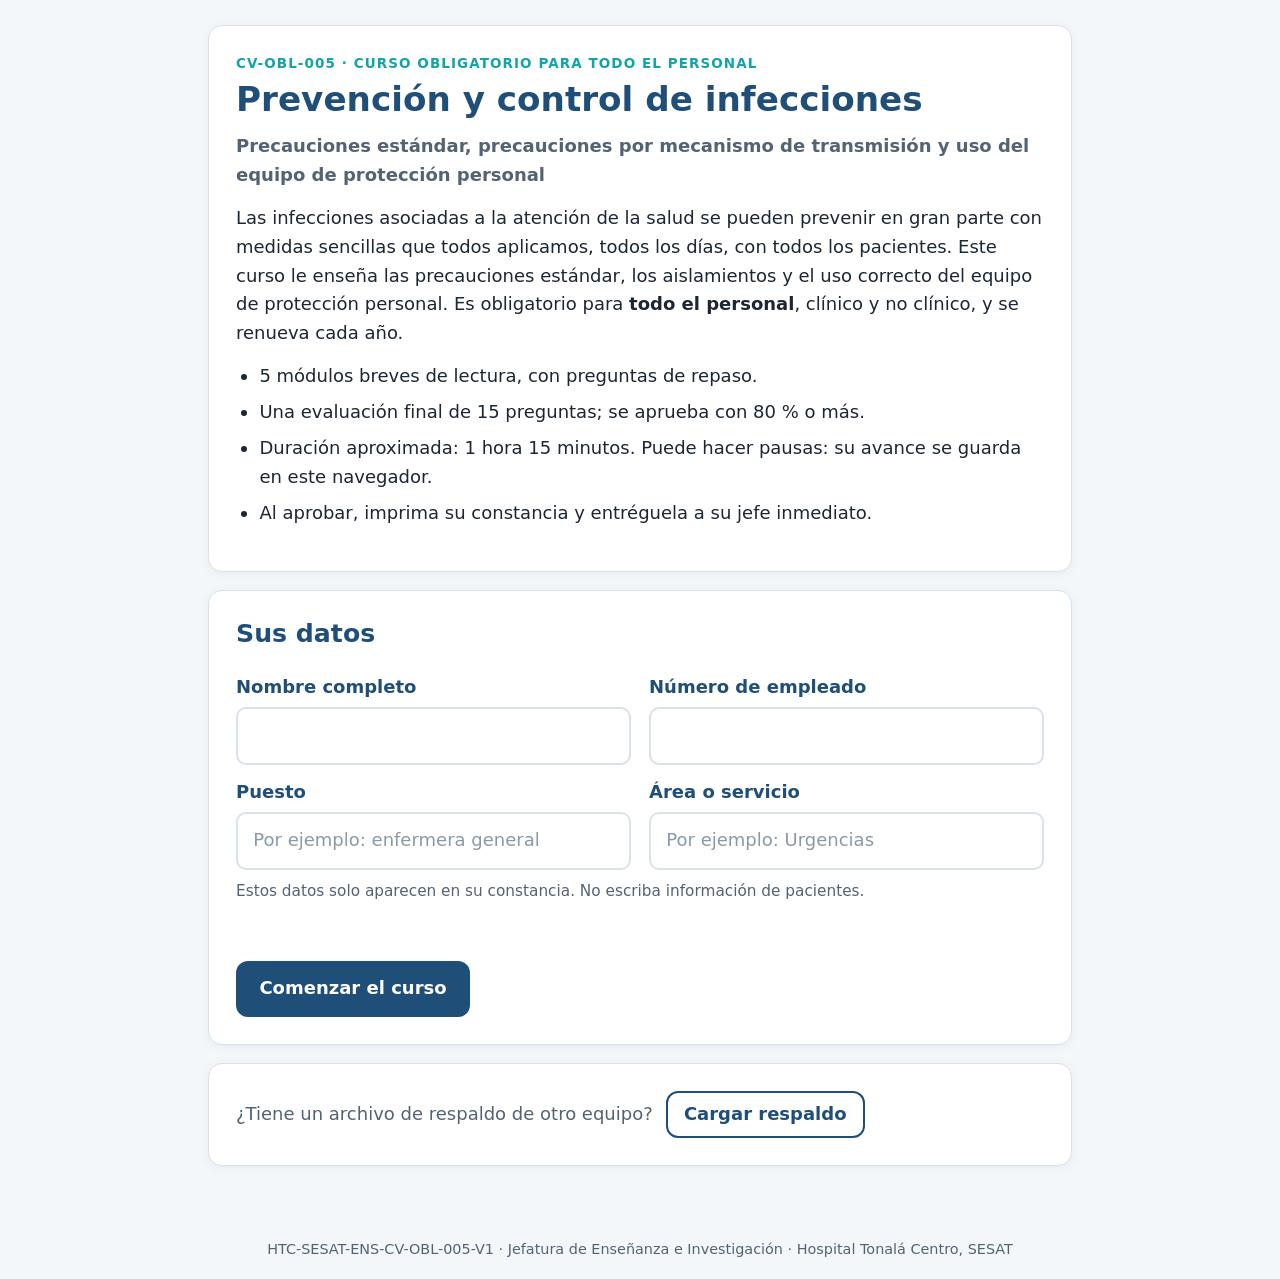
<file: cursos/prevencion-de-infecciones/index.html>
<!DOCTYPE html>
<html lang="es">
<head>
<meta charset="utf-8">
<meta name="viewport" content="width=device-width, initial-scale=1">
<title>Prevención y control de infecciones · CV-OBL-005</title>
<!-- CV-OBL-005 Prevención y control de infecciones — Hospital Tonalá Centro, SESAT.
     Archivo único (HTML + CSS + JavaScript), funciona sin servidor.
     Para editar textos: constantes CURSO, MODULOS, EVALUACION y LISTA. -->
<style>
/* Cursos virtuales sencillos HTC-SESAT — estilos, fondo claro */
:root {
  color-scheme: light;
  --azul: #1F4E79; --azul2: #2D6CA3; --turq: #14A3A6; --turq-cl: #E3F5F5;
  --verde: #2E9D5B; --verde-cl: #E6F5EC; --rojo: #B83227; --rojo-cl: #FBEAE8;
  --ambar-cl: #FFF5E0; --fondo: #F4F7FA; --borde: #D9E2EA; --texto: #1B2733; --tenue: #536373;
}
* { box-sizing: border-box; }
html { font-size: 18px; background: var(--fondo); }
body { margin: 0; background: var(--fondo); color: var(--texto); font-family: "Segoe UI", system-ui, -apple-system, Roboto, Arial, sans-serif; line-height: 1.6; }
button, input, select { font: inherit; color: inherit; }
.oculto { display: none !important; }
:focus-visible { outline: 3px solid var(--turq); outline-offset: 2px; }

header.barra { background: #fff; border-bottom: 1px solid var(--borde); position: sticky; top: 0; z-index: 10; }
.barra-in { max-width: 900px; margin: 0 auto; padding: .6rem 1rem; display: flex; align-items: center; gap: 1rem; flex-wrap: wrap; }
.marca { font-weight: 800; color: var(--azul); line-height: 1.2; }
.marca small { display: block; font-weight: 600; color: var(--tenue); font-size: .72rem; }
.prog { flex: 1 1 200px; }
.prog .t { font-size: .75rem; color: var(--tenue); font-weight: 600; }
.pbar { height: 10px; background: #E5ECF2; border-radius: 99px; overflow: hidden; }
.pbar span { display: block; height: 100%; width: 0; background: linear-gradient(90deg, var(--turq), var(--verde)); transition: width .5s; }

main { max-width: 900px; margin: 0 auto; padding: 1.4rem 1rem 3rem; }
.card { background: #fff; border: 1px solid var(--borde); border-radius: 14px; padding: 1.5rem; box-shadow: 0 2px 10px rgba(16,42,67,.06); }
.card + .card { margin-top: 1rem; }
h1, h2, h3 { color: var(--azul); line-height: 1.25; margin: 0 0 .6rem; }
h1 { font-size: 1.9rem; } h2 { font-size: 1.4rem; } h3 { font-size: 1.12rem; }
p { margin: 0 0 .8rem; }
.kicker { text-transform: uppercase; letter-spacing: .08em; font-size: .75rem; font-weight: 800; color: var(--turq); margin-bottom: .2rem; }
.tenue { color: var(--tenue); }
ul.lst { margin: 0 0 .9rem; padding-left: 1.3rem; } ul.lst li { margin-bottom: .4rem; }

.btn { display: inline-flex; align-items: center; justify-content: center; gap: .4rem; border: 0; border-radius: 12px; padding: .75rem 1.3rem; font-weight: 700; cursor: pointer; min-height: 48px; font-size: 1rem; }
.btn-p { background: var(--azul); color: #fff; } .btn-p:hover { background: #183F63; }
.btn-s { background: #fff; color: var(--azul); border: 2px solid var(--azul); } .btn-s:hover { background: var(--fondo); }
.btn-v { background: var(--verde); color: #fff; }
.btn-x { background: #fff; color: var(--rojo); border: 2px solid #E7B5AF; }
.btn[disabled] { opacity: .45; cursor: not-allowed; }
.acc { display: flex; gap: .7rem; flex-wrap: wrap; margin-top: 1.2rem; align-items: center; }
.acc .der { margin-left: auto; }

label { display: block; font-weight: 700; color: var(--azul); margin: .7rem 0 .3rem; }
input[type=text], select { width: 100%; border: 2px solid var(--borde); border-radius: 10px; padding: .7rem .85rem; background: #fff; color: var(--texto); -webkit-text-fill-color: var(--texto); }
input[type=text]:focus, select:focus { border-color: var(--turq); outline: none; }
input::placeholder { color: #8A99A8; -webkit-text-fill-color: #8A99A8; }
.campos { display: grid; grid-template-columns: 1fr 1fr; gap: 0 1rem; }
.aviso { font-size: .85rem; color: var(--tenue); margin-top: .5rem; }
.error { color: var(--rojo); font-weight: 600; font-size: .9rem; min-height: 1.2rem; margin-top: .4rem; }

.mods { display: grid; gap: .8rem; }
.mod { display: flex; gap: 1rem; align-items: center; background: #fff; border: 1px solid var(--borde); border-radius: 14px; padding: 1rem 1.1rem; }
.mod .n { width: 48px; height: 48px; border-radius: 50%; display: grid; place-items: center; font-weight: 800; font-size: 1.2rem; background: var(--turq-cl); color: #0E5A6B; flex: none; }
.mod.hecho .n { background: var(--verde); color: #fff; }
.mod.bloq { opacity: .6; }
.mod .info { flex: 1; min-width: 0; }
.mod .info b { display: block; color: var(--azul); font-size: 1.05rem; }
.mod .info small { color: var(--tenue); }
.estado { display: inline-block; font-size: .78rem; font-weight: 700; border-radius: 99px; padding: .1rem .6rem; margin-top: .2rem; }
.e-ok { background: var(--verde-cl); color: #1E6B3E; } .e-cur { background: var(--ambar-cl); color: #7A4F0E; } .e-no { background: #EEF1F4; color: #5B6B7A; }

.paso { font-size: .85rem; color: var(--tenue); font-weight: 600; }
table.t { width: 100%; border-collapse: collapse; margin: .2rem 0 1rem; font-size: .95rem; }
table.t th { background: var(--azul); color: #fff; text-align: left; padding: .5rem .7rem; }
table.t td { padding: .5rem .7rem; border-bottom: 1px solid var(--borde); vertical-align: top; }
table.t tr:nth-child(even) td { background: #F8FAFC; }
.nota, .alerta, .pend { border-radius: 10px; padding: .8rem 1rem; margin: .4rem 0 1rem; border-left: 5px solid; }
.nota { background: var(--turq-cl); border-color: var(--turq); }
.alerta { background: var(--rojo-cl); border-color: var(--rojo); }
.pend { background: var(--ambar-cl); border-color: #D69E2E; font-size: .9rem; }
.pend b:first-child { color: #7A4F0E; }

.preg { font-size: 1.12rem; font-weight: 700; margin-bottom: .9rem; }
.ops { display: grid; gap: .6rem; }
.op { text-align: left; display: flex; gap: .7rem; align-items: flex-start; background: #fff; border: 2px solid var(--borde); border-radius: 12px; padding: .75rem .9rem; cursor: pointer; min-height: 50px; }
.op:hover:not([disabled]) { border-color: var(--turq); }
.op .l { width: 28px; height: 28px; border-radius: 7px; background: var(--fondo); color: var(--azul); display: grid; place-items: center; font-weight: 800; flex: none; font-size: .88rem; }
.op.sel { border-color: var(--azul); background: #F1F6FB; } .op.sel .l { background: var(--azul); color: #fff; }
.op.bien { border-color: var(--verde); background: var(--verde-cl); } .op.bien .l { background: var(--verde); color: #fff; }
.op.mal { border-color: var(--rojo); background: var(--rojo-cl); } .op.mal .l { background: var(--rojo); color: #fff; }
.op[disabled] { cursor: default; }
.fb { margin-top: 1rem; border-radius: 12px; padding: .9rem 1rem; }
.fb.ok { background: var(--verde-cl); color: #1E5233; } .fb.no { background: var(--rojo-cl); color: #6E1F17; }
.evq { border-top: 1px solid var(--borde); padding-top: 1.1rem; margin-top: 1.1rem; }
.evq:first-of-type { border-top: 0; margin-top: 0; padding-top: 0; }
.resultado { text-align: center; padding: 1rem 0; }
.resultado .cal { font-size: 3rem; font-weight: 800; line-height: 1; }
.cal.ok { color: var(--verde); } .cal.no { color: var(--rojo); }

ol.pasos { counter-reset: p; list-style: none; margin: 0 0 1rem; padding: 0; }
ol.pasos li { counter-increment: p; position: relative; padding: .55rem .7rem .55rem 3rem; border-bottom: 1px solid var(--borde); }
ol.pasos li::before { content: counter(p); position: absolute; left: .4rem; top: .45rem; width: 1.9rem; height: 1.9rem; border-radius: 50%; background: var(--turq-cl); color: #0E5A6B; font-weight: 800; display: grid; place-items: center; font-size: .9rem; }
.reloj { display: flex; gap: 1rem; align-items: center; justify-content: space-between; flex-wrap: wrap; background: #F1F6FB; border: 2px dashed #9DB8D3; border-radius: 12px; padding: .9rem 1rem; margin: .4rem 0 1rem; }
.reloj > div:first-child { flex: 1 1 260px; font-size: .95rem; }
.reloj-c { display: flex; align-items: center; gap: .8rem; }
.reloj .seg { font-size: 1.8rem; font-weight: 800; color: var(--azul); min-width: 4.5rem; text-align: center; font-variant-numeric: tabular-nums; }
.reloj.corre { border-color: var(--turq); background: var(--turq-cl); }
.reloj.fin { border-color: var(--verde); background: var(--verde-cl); } .reloj.fin .seg { color: var(--verde); font-size: 1.3rem; }

/* constancia */
.comp h1 { font-size: 1.5rem; text-align: center; }
.comp .inst { text-align: center; color: var(--tenue); margin-bottom: 1rem; }
.chk { display: flex; gap: .6rem; align-items: flex-start; padding: .3rem 0; border-bottom: 1px dashed var(--borde); font-size: .95rem; }
.chk .c { width: 18px; height: 18px; border: 2px solid #7F8C99; border-radius: 4px; flex: none; margin-top: .2rem; }
.firmas { display: grid; grid-template-columns: repeat(3, 1fr); gap: 1.2rem; margin-top: 2.5rem; text-align: center; font-size: .85rem; }
.firmas div { border-top: 1px solid #555; padding-top: .3rem; }

footer { text-align: center; color: var(--tenue); font-size: .8rem; padding: 1rem; }
.toast { position: fixed; left: 50%; bottom: 1.2rem; transform: translateX(-50%); background: var(--azul); color: #fff; padding: .7rem 1.1rem; border-radius: 10px; z-index: 30; box-shadow: 0 6px 20px rgba(0,0,0,.18); max-width: 90vw; }
.velo { position: fixed; inset: 0; background: rgba(16,32,48,.45); display: grid; place-items: center; padding: 1rem; z-index: 40; }
.modal { background: #fff; border-radius: 14px; padding: 1.4rem; max-width: 520px; width: 100%; }

@media (max-width: 640px) {
  html { font-size: 17px; }
  .card { padding: 1.1rem; }
  .campos { grid-template-columns: 1fr; }
  .acc .btn { flex: 1 1 auto; } .acc .der { margin-left: 0; }
  h1 { font-size: 1.55rem; }
  .firmas { grid-template-columns: 1fr; gap: 2rem; }
  table.t { font-size: .88rem; }
  table.t td { overflow-wrap: anywhere; }
  table.t3 thead { display: none; }
  table.t3, table.t3 tbody, table.t3 tr, table.t3 td { display: block; width: 100%; }
  table.t3 tr { border: 1px solid var(--borde); border-radius: 10px; margin-bottom: .7rem; overflow: hidden; }
  table.t3 td { border-bottom: 1px solid var(--borde); background: #fff !important; }
  table.t3 td:first-child { background: #F1F6FB !important; }
  table.t3 td:last-child { border-bottom: 0; }
  table.t3 td:not(:first-child)::before { content: attr(data-h); display: block; font-size: .72rem; font-weight: 800; text-transform: uppercase; letter-spacing: .05em; color: var(--tenue); }
}
@media print {
  html, body { background: #fff; font-size: 11pt; }
  header.barra, footer, .no-imp, .toast, .reloj { display: none !important; }
  main { padding: 0; max-width: none; }
  .card { border: 0; box-shadow: none; padding: 0; }
  table.t th { background: #1F4E79 !important; color: #fff !important; -webkit-print-color-adjust: exact; print-color-adjust: exact; }
}

</style>
</head>
<body>
<header class="barra oculto" id="barra"><div class="barra-in">
  <div class="marca">Prevención y control de infecciones<small>CV-OBL-005 · Hospital Tonalá Centro, SESAT</small></div>
  <div class="prog"><div class="t" id="ptxt"></div><div class="pbar" role="progressbar" aria-label="Avance del curso" aria-valuemin="0" aria-valuemax="100" aria-valuenow="0"><span id="pbar"></span></div></div>
</div></header>
<main id="app"></main>
<input type="file" id="archivo" accept=".json,application/json" hidden>
<footer>HTC-SESAT-ENS-CV-OBL-005-V1 · Jefatura de Enseñanza e Investigación · Hospital Tonalá Centro, SESAT</footer>
<script>
/* ==========================================================================
   CONTENIDO — CV-OBL-005 Prevención y control de IAAS: precauciones estándar
   y por mecanismo de transmisión, uso de equipo de protección personal
   Fuente única para el curso HTML y para el documento de sustento (.docx).
   Bloques de cada página: ["p", texto] · ["lista", [..]] · ["pasos", [..]]
   · ["tabla", [encabezados], [[filas]]] · ["nota", texto] · ["alerta", texto]
   · ["pendiente", texto] · ["reloj", segundos, texto]
   Preguntas: la PRIMERA opción es la correcta (el curso las baraja al mostrarlas).
   El texto admite **negritas**.
   ========================================================================== */
const CURSO = {
  clave: "HTC-SESAT-ENS-CV-OBL-005-V1",
  corta: "CV-OBL-005",
  titulo: "Prevención y control de infecciones",
  subtitulo: "Precauciones estándar, precauciones por mecanismo de transmisión y uso del equipo de protección personal",
  institucion: "Hospital Tonalá Centro, SESAT · Jefatura de Enseñanza e Investigación",
  duracion: "1 hora 15 minutos",
  aprobacion: 80,
  tipo: "Curso obligatorio para todo el personal",
  presentacion: "Las infecciones asociadas a la atención de la salud se pueden prevenir en gran parte con medidas sencillas que todos aplicamos, todos los días, con todos los pacientes. Este curso le enseña las precauciones estándar, los aislamientos y el uso correcto del equipo de protección personal. Es obligatorio para **todo el personal**, clínico y no clínico, y se renueva cada año.",
  guardado: "iaas_CV-OBL-005_v1",
  appId: "IAAS_CV-OBL-005",
  archivo: "Prevencion_de_infecciones",
  constancia: "Constancia de acreditación · Prevención y control de infecciones",
  vigenciaMeses: 12,
  vigenciaNota: "o antes, si el sistema de prevención y control de infecciones solicita reforzar la capacitación de su servicio (por ejemplo, ante un brote o un aumento de infecciones)",
  firmas: ["Trabajador(a)", "Jefe(a) inmediato(a)", "Jefatura de Enseñanza e Investigación"],
  notaConstancia: "Entregue esta constancia firmada a su jefe inmediato. La Jefatura de Enseñanza conserva el registro y lo comparte con el sistema de prevención y control de infecciones como evidencia de la capacitación en precauciones estándar y uso del equipo de protección personal.",
};

const MODULOS = [
  /* ------------------------------------------------------------------ 1 */
  { id: 1, titulo: "Cómo se transmiten las infecciones", min: 10,
    objetivo: "Explicar la cadena de transmisión de las infecciones, las principales IAAS y cómo se organiza su prevención en el hospital.",
    paginas: [
      { t: "La cadena de transmisión", b: [
        ["p", "Para que una infección se transmita deben unirse seis eslabones. Cada medida de prevención **rompe al menos uno** de ellos."],
        ["tabla", ["Eslabón", "Qué es", "Cómo se rompe"], [
          ["**1. Agente**", "Bacteria, virus, hongo o parásito.", "Limpieza, desinfección y esterilización; uso adecuado de antibióticos."],
          ["**2. Reservorio**", "Donde vive el agente: personas, superficies, agua, equipo.", "Limpieza del entorno; control del agua; tratamiento de pacientes infectados."],
          ["**3. Puerta de salida**", "Por donde sale: secreciones respiratorias, sangre, heces, heridas.", "Higiene respiratoria; cubrir heridas; manejo seguro de líquidos corporales."],
          ["**4. Mecanismo de transmisión**", "Contacto, gotas o vía aérea.", "**Higiene de manos**, equipo de protección personal, aislamientos."],
          ["**5. Puerta de entrada**", "Por donde entra: catéteres, sondas, heridas, mucosas, vías respiratorias.", "Técnica aséptica; retirar dispositivos innecesarios; cuidado de heridas."],
          ["**6. Huésped susceptible**", "Persona con defensas disminuidas.", "Vacunación; atención oportuna; protección de pacientes inmunocomprometidos."]]]] },
      { t: "Las infecciones asociadas a la atención de la salud", b: [
        ["p", "Una **IAAS** es la infección que adquiere el paciente durante su atención y que no tenía ni estaba incubando al ingresar. También el personal puede adquirir infecciones en el trabajo."],
        ["lista", [
          "**Infección del torrente sanguíneo asociada a catéter** venoso central o periférico.",
          "**Infección de vías urinarias asociada a sonda vesical.**",
          "**Neumonía asociada a la ventilación mecánica** y neumonía adquirida en el hospital.",
          "**Infección del sitio quirúrgico.**",
          "**Infecciones en pacientes de hemodiálisis**, relacionadas con el acceso vascular o con la transmisión de virus por sangre."]],
        ["alerta", "Muchas IAAS son causadas por microorganismos **resistentes a los antibióticos**, que son más difíciles de tratar. Prevenir la infección es la mejor forma de evitar la resistencia."]] },
      { t: "Cómo se organiza la prevención en el hospital", b: [
        ["lista", [
          "El **sistema para la prevención y control de infecciones** coordina todas las acciones del hospital.",
          "La **Unidad de Vigilancia Epidemiológica Hospitalaria (UVEH)** vigila las IAAS, detecta brotes, supervisa las medidas de prevención y elabora informes mensuales.",
          "El **Comité para la Detección y Control de las IAAS** analiza la información y aprueba las prioridades y las acciones de control.",
          "Cada servicio aplica las medidas en la atención diaria y avisa a la UVEH cuando sospecha una infección o un brote."]],
        ["nota", "La prevención de infecciones es tarea de todos: del médico y la enfermera, pero también del personal de limpieza, alimentos, lavandería, mantenimiento, camillería y administración."],
        ["pendiente", "Nombre del responsable de la UVEH, extensión y horario para avisar una sospecha de infección o de brote."]] },
    ],
    repaso: [
      { q: "La higiene de manos y el equipo de protección personal rompen principalmente un eslabón de la cadena. ¿Cuál?", ops: ["El mecanismo de transmisión", "El agente", "El huésped susceptible", "La puerta de salida"], exp: "Ambas medidas impiden que el microorganismo pase de una persona o superficie a otra." },
      { q: "¿Qué área vigila las IAAS, detecta brotes y elabora informes mensuales?", ops: ["La Unidad de Vigilancia Epidemiológica Hospitalaria (UVEH)", "Recursos Humanos", "Almacén", "Trabajo Social"], exp: "La UVEH coordina y supervisa la vigilancia, la prevención y el control de las IAAS." }],
  },

  /* ------------------------------------------------------------------ 2 */
  { id: 2, titulo: "Precauciones estándar", min: 15,
    objetivo: "Aplicar las precauciones estándar con todos los pacientes, en todos los procesos de atención.",
    paginas: [
      { t: "Con todos los pacientes, siempre", b: [
        ["p", "Las **precauciones estándar** se aplican con **todos los pacientes, sin importar su diagnóstico**, porque no siempre sabemos quién es portador de un microorganismo. Parten de un principio: la sangre, los líquidos corporales, las secreciones, las excreciones, las mucosas y la piel no intacta pueden transmitir infecciones."],
        ["tabla", ["Precaución estándar", "En qué consiste"], [
          ["**Higiene de manos**", "En los cinco momentos, con la técnica correcta (curso HTC-SESAT-ENS-CV-OBL-003)."],
          ["**Equipo de protección personal**", "Guantes, bata, mascarilla y protección ocular **según el riesgo de exposición de la tarea**."],
          ["**Higiene respiratoria**", "Cubrirse al toser o estornudar y mascarilla para quien tiene síntomas respiratorios."],
          ["**Manejo seguro de punzocortantes**", "No reencapuchar; desechar de inmediato en el recipiente rígido."],
          ["**Prácticas seguras de inyección**", "Una aguja y una jeringa, para un paciente, una sola vez."],
          ["**Limpieza del entorno y del equipo**", "Superficies y equipo compartido limpios y desinfectados entre pacientes."],
          ["**Manejo de ropa y residuos**", "Ropa sucia confinada sin sacudir; residuos separados según su tipo."]]]] },
      { t: "Higiene respiratoria y etiqueta de la tos", b: [
        ["lista", [
          "Al toser o estornudar, cúbrase la boca y la nariz con un pañuelo desechable o con el ángulo interno del codo.",
          "Deseche el pañuelo de inmediato y realice higiene de manos.",
          "Ofrezca mascarilla quirúrgica a los pacientes y acompañantes con tos, fiebre o síntomas respiratorios desde su llegada, y ubíquelos separados de los demás cuando sea posible.",
          "Si usted tiene síntomas respiratorios, use mascarilla y avise a su jefe inmediato antes de atender pacientes."]],
        ["nota", "Los carteles de higiene respiratoria en las salas de espera y la disponibilidad de mascarillas y pañuelos desechables forman parte de esta precaución."]] },
      { t: "Punzocortantes e inyecciones seguras", b: [
        ["pasos", [
          "**Nunca reencapuche** una aguja usada ni la doble, la rompa o la separe con la mano.",
          "Deseche la aguja o el objeto punzocortante **inmediatamente después de usarlo**, en el recipiente rígido, que debe estar al alcance del lugar de uso.",
          "Llene el recipiente rígido solo **hasta el 80 % de su capacidad**; ciérrelo y solicite su reemplazo.",
          "Use **una aguja y una jeringa nuevas para cada paciente**, y una aguja nueva cada vez que entre a un frasco.",
          "Los frascos de dosis única se usan para **un solo paciente**; nunca combine sobrantes.",
          "Ante una punción o salpicadura, siga el procedimiento de exposición a sangre y notifíquelo (curso HTC-SESAT-ENS-CV-OBL-004)."]],
        ["alerta", "Reutilizar una jeringa, aunque se cambie la aguja, puede transmitir hepatitis B, hepatitis C y VIH entre pacientes."]] },
      { t: "Entorno, ropa y residuos", b: [
        ["lista", [
          "**Superficies:** la unidad del paciente se limpia y desinfecta todos los días y al egreso (limpieza terminal), de lo más limpio a lo más sucio y de arriba hacia abajo.",
          "**Equipo compartido** (estetoscopio, baumanómetro, termómetro, oxímetro, glucómetro): se limpia y desinfecta entre un paciente y otro.",
          "**Ropa sucia:** se retira sin sacudirla, se coloca directamente en la bolsa o el contenedor del área, nunca en el piso ni sobre los muebles, y se transporta cerrada.",
          "**Residuos:** se separan desde el lugar donde se generan, según su tipo (los RPBI se desarrollan en el curso HTC-SESAT-ENS-CV-OBL-008).",
          "**Derrames de sangre o líquidos:** se contienen con material absorbente, con guantes, y se limpian y desinfectan según el procedimiento del área."]],
        ["pendiente", "Productos desinfectantes autorizados por el hospital para superficies y equipo, y procedimiento de limpieza de derrames."]] },
    ],
    repaso: [
      { q: "¿Con qué pacientes se aplican las precauciones estándar?", ops: ["Con todos los pacientes, sin importar su diagnóstico", "Solo con pacientes con infección confirmada", "Solo en Urgencias y quirófano", "Solo con pacientes con VIH o hepatitis"], exp: "No siempre se sabe quién es portador; por eso se aplican con todos." },
      { q: "Acaba de aplicar una inyección intramuscular. ¿Qué hace con la aguja?", ops: ["La desecha de inmediato, sin reencapuchar, en el recipiente rígido", "La reencapucha con cuidado y la desecha al terminar el turno", "La deja en la charola para desecharla después", "La dobla antes de desecharla"], exp: "Reencapuchar o manipular agujas usadas es la principal causa de punciones accidentales." }],
  },

  /* ------------------------------------------------------------------ 3 */
  { id: 3, titulo: "Equipo de protección personal", min: 15,
    objetivo: "Elegir, colocar y retirar correctamente el equipo de protección personal según el riesgo de exposición.",
    paginas: [
      { t: "Elegir el equipo según el riesgo", b: [
        ["p", "Antes de cada tarea pregúntese: **¿a qué me puedo exponer?** El equipo de protección personal (EPP) se elige según el riesgo de la tarea y el mecanismo de transmisión, no según el puesto."],
        ["tabla", ["Equipo", "Cuándo se usa"], [
          ["**Guantes**", "Contacto posible con sangre, líquidos corporales, mucosas, piel no intacta o material contaminado; precauciones de contacto."],
          ["**Bata**", "Riesgo de que la ropa o la piel se manchen con sangre o líquidos; precauciones de contacto."],
          ["**Mascarilla quirúrgica**", "Riesgo de salpicaduras a boca y nariz; precauciones por gotas; procedimientos con técnica estéril."],
          ["**Respirador de alta eficiencia (N95 o equivalente)**", "Precauciones por vía aérea (por ejemplo, tuberculosis, sarampión, varicela) y procedimientos que generan aerosoles."],
          ["**Protección ocular o careta**", "Riesgo de salpicaduras a los ojos: aspiración de secreciones, irrigación de heridas, conexión y desconexión en hemodiálisis."]]],
        ["nota", "El respirador protege solo si sella bien sobre la cara. Cada vez que se lo coloque, verifique el sellado: al inhalar debe hundirse ligeramente y al exhalar no debe escapar aire por los bordes."],
        ["pendiente", "Tipos y marcas de EPP disponibles, lugar de abasto en cada área y programa de prueba de ajuste de respiradores, si el hospital lo establece."]] },
      { t: "Secuencia para colocarse el equipo", b: [
        ["pasos", [
          "Realice **higiene de manos**.",
          "**Bata:** cubra el torso desde el cuello hasta las rodillas y los brazos hasta las muñecas; átela por detrás.",
          "**Mascarilla o respirador:** ajuste las cintas o elásticos y la banda flexible sobre la nariz; en el respirador, verifique el sellado.",
          "**Protección ocular o careta:** colóquela sobre la cara y ajústela.",
          "**Guantes:** extiéndalos para que cubran los puños de la bata."]],
        ["nota", "Una vez colocado el equipo, mantenga las manos lejos de la cara, toque lo menos posible las superficies y cambie los guantes si se rompen o se contaminan mucho."]] },
      { t: "Secuencia para retirarse el equipo", b: [
        ["p", "El momento de mayor riesgo de contaminarse es **al retirar el equipo**. Recuerde: el frente y las mangas de la bata, el frente de la mascarilla y de la protección ocular, y el exterior de los guantes están **contaminados**."],
        ["pasos", [
          "**Guantes:** con una mano enguantada tome el otro guante por la palma y retírelo; sosténgalo en la mano enguantada; deslice los dedos de la mano sin guante por dentro del puño del otro y retírelo envolviendo el primero.",
          "**Protección ocular o careta:** retírela por la parte de atrás, tomando la banda o las patillas, sin tocar el frente.",
          "**Bata:** desate las cintas, retírela desde el cuello y los hombros tocando solo el interior y enróllela con la cara contaminada hacia adentro.",
          "**Mascarilla o respirador:** tome las cintas o elásticos de atrás y retírela sin tocar el frente. El respirador se retira fuera de la habitación, con la puerta cerrada.",
          "Realice **higiene de manos** de inmediato. Hágala también entre pasos si sus manos se contaminan."]],
        ["alerta", "Retire el equipo en la puerta o en la antesala, antes de salir de la habitación (excepto el respirador). No circule por los pasillos con el equipo puesto."],
        ["pendiente", "Secuencia institucional de colocación y retiro validada por el sistema de prevención y control de infecciones, si difiere de la presentada."]] },
      { t: "Errores frecuentes", b: [
        ["lista", [
          "Bajar la mascarilla al cuello o a la barbilla y volver a subirla.",
          "Usar la misma bata o los mismos guantes con dos pacientes.",
          "Tocar el teléfono, la computadora o el expediente con los guantes puestos.",
          "Usar mascarilla quirúrgica cuando se requiere respirador (vía aérea).",
          "Retirar el equipo en desorden o tocando el frente contaminado.",
          "Omitir la higiene de manos después de retirarse el equipo."]],
        ["nota", "El EPP es de un solo uso, salvo que el hospital establezca otra cosa para un equipo específico. Deséchelo en el recipiente que corresponda."]] },
    ],
    repaso: [
      { q: "Va a aspirar secreciones a un paciente; hay riesgo de salpicaduras. ¿Qué equipo necesita?", ops: ["Guantes, bata, mascarilla y protección ocular", "Solo guantes", "Solo mascarilla", "Ninguno si el paciente no tiene diagnóstico infeccioso"], exp: "El riesgo de salpicaduras a mucosas exige proteger boca, nariz y ojos, además de manos y ropa." },
      { q: "¿Qué pieza del equipo se retira primero?", ops: ["Los guantes", "La mascarilla", "La bata", "La protección ocular"], exp: "Los guantes son lo más contaminado; se retiran primero y la higiene de manos se realiza al final." }],
  },

  /* ------------------------------------------------------------------ 4 */
  { id: 4, titulo: "Precauciones por mecanismo de transmisión", min: 15,
    objetivo: "Aplicar las precauciones de contacto, por gotas y por vía aérea según el microorganismo sospechado o confirmado.",
    paginas: [
      { t: "Tres mecanismos, tres tipos de aislamiento", b: [
        ["p", "Cuando un paciente tiene, o se sospecha que tiene, una infección que se transmite con facilidad, se **agregan** a las precauciones estándar las precauciones según su mecanismo de transmisión."],
        ["tabla", ["Tipo", "Cómo se transmite", "Ejemplos"], [
          ["**Contacto**", "Por contacto directo con el paciente o indirecto con superficies y objetos de su entorno.", "Bacterias multirresistentes, diarrea por Clostridioides difficile, escabiasis, heridas con secreción abundante."],
          ["**Gotas**", "Por gotas grandes que se expulsan al toser, estornudar o hablar y que viajan a corta distancia.", "Influenza, tos ferina, enfermedad meningocócica, parotiditis."],
          ["**Vía aérea**", "Por partículas muy pequeñas que permanecen suspendidas en el aire y viajan a mayor distancia.", "Tuberculosis pulmonar o laríngea, sarampión, varicela."]]],
        ["nota", "Las precauciones se inician **en cuanto se sospecha** la infección, sin esperar el resultado del laboratorio. Algunas enfermedades requieren más de un tipo de precaución."]] },
      { t: "Qué hacer en cada tipo", b: [
        ["tabla", ["Medida", "Contacto", "Gotas", "Vía aérea"], [
          ["**Ubicación**", "Habitación individual o con pacientes con el mismo microorganismo", "Habitación individual o separación de más de 1 metro entre camas", "Habitación individual con la puerta cerrada; de preferencia con presión negativa"],
          ["**EPP del personal**", "Bata y guantes al entrar", "Mascarilla quirúrgica al acercarse", "Respirador de alta eficiencia antes de entrar"],
          ["**Equipo**", "Exclusivo para el paciente (estetoscopio, baumanómetro, termómetro)", "Precauciones estándar", "Precauciones estándar"],
          ["**Traslados**", "Solo los necesarios; cubrir las lesiones", "Solo los necesarios; mascarilla quirúrgica al paciente", "Solo los necesarios; mascarilla quirúrgica al paciente"]]],
        ["pendiente", "Habitaciones disponibles para aislamiento por área y existencia de habitación con presión negativa."]] },
      { t: "Señalización, visitantes y hemodiálisis", b: [
        ["lista", [
          "Coloque en la puerta la **tarjeta de aislamiento** que corresponda, con las medidas que deben seguirse; no escriba el diagnóstico.",
          "Coloque el EPP necesario a la entrada de la habitación.",
          "Explique al paciente y a sus visitantes por qué se aísla y qué deben hacer: higiene de manos al entrar y salir y, si se indica, el equipo de protección.",
          "Limite las visitas y el número de personas que entran a la habitación.",
          "Al egreso, se realiza la **limpieza terminal** de la habitación antes de ingresar a otro paciente."]],
        ["alerta", "En la Unidad de Hemodiálisis, los pacientes con hepatitis B se dializan en un área y con máquinas exclusivas, con personal asignado durante la sesión, conforme a la norma de hemodiálisis y al procedimiento de la Unidad."],
        ["pendiente", "Código de colores de las tarjetas de aislamiento y lugar donde se resguardan."]] },
    ],
    repaso: [
      { q: "Ingresa un paciente con sospecha de tuberculosis pulmonar. ¿Qué precauciones se agregan a las estándar?", ops: ["Por vía aérea: habitación individual con la puerta cerrada y respirador de alta eficiencia", "Ninguna, bastan las estándar", "Solo de contacto", "Solo por gotas"], exp: "La tuberculosis pulmonar se transmite por vía aérea." },
      { q: "Un paciente tiene una bacteria multirresistente en una herida. ¿Qué precaución corresponde?", ops: ["De contacto: bata y guantes al entrar y equipo exclusivo", "Por vía aérea: respirador de alta eficiencia", "Por gotas: solo mascarilla quirúrgica", "Ninguna adicional"], exp: "Las bacterias multirresistentes se transmiten por contacto directo o indirecto." }],
  },

  /* ------------------------------------------------------------------ 5 */
  { id: 5, titulo: "Dispositivos, vacunación y vigilancia", min: 10,
    objetivo: "Reducir el riesgo de infección asociada a dispositivos, proteger la salud del personal y participar en la vigilancia de las IAAS.",
    paginas: [
      { t: "Dispositivos invasivos", b: [
        ["lista", [
          "Instale y manipule catéteres, sondas y otros dispositivos con **técnica aséptica** y con higiene de manos antes (momento 2).",
          "Rotule el dispositivo con la fecha de instalación, conforme al procedimiento del área.",
          "Revise **todos los días** si el dispositivo sigue siendo necesario y **retírelo en cuanto deje de serlo**: cada día de uso aumenta el riesgo de infección.",
          "Mantenga cerrados los sistemas: la bolsa colectora de orina por debajo de la vejiga y sin tocar el piso; las conexiones de los catéteres desinfectadas antes de usarlas.",
          "Aplique los paquetes de acciones (conjuntos de medidas preventivas) que defina el hospital para cada dispositivo."]],
        ["pendiente", "Paquetes de acciones institucionales para la prevención de bacteriemia asociada a catéter, infección urinaria asociada a sonda, neumonía asociada a ventilación e infección del sitio quirúrgico."]] },
      { t: "Proteger la salud del personal", b: [
        ["lista", [
          "**Vacúnese:** el personal de salud debe contar con el esquema que indique el programa de vacunación del hospital, en particular contra hepatitis B e influenza.",
          "**Si está enfermo,** con fiebre, tos, diarrea, vómito o lesiones en la piel, avise a su jefe inmediato **antes** de presentarse a atender pacientes.",
          "**Ante una exposición** a sangre o líquidos corporales, siga el procedimiento de atención y notifíquelo.",
          "**Cuide su piel:** las manos lastimadas se contaminan con más facilidad."]],
        ["pendiente", "Programa institucional de vacunación del personal y área responsable."]] },
      { t: "Vigilancia y brotes", b: [
        ["lista", [
          "Avise a la UVEH cuando sospeche que un paciente adquirió una infección en el hospital o cuando identifique a un paciente con un microorganismo de importancia epidemiológica.",
          "Un **brote** es la aparición de más casos de una infección de lo esperado en un área y tiempo determinados. Si observa varios casos parecidos, avise de inmediato.",
          "Atienda las alertas y las indicaciones de la UVEH y del Comité.",
          "Participe en las supervisiones y aproveche la retroalimentación sobre el cumplimiento de las medidas."]],
        ["nota", "Lo esencial: precauciones estándar con todos; EPP según el riesgo; aislamiento en cuanto se sospecha; dispositivos solo mientras sean necesarios; y avisar a tiempo."],
        ["p", "Al aprobar la evaluación final obtendrá su **constancia de acreditación**. Imprímala, fírmela y entréguela a su jefe inmediato."]] },
    ],
    repaso: [
      { q: "Un paciente con sonda vesical ya deambula y no requiere control estricto de la diuresis. ¿Qué procede?", ops: ["Valorar con el médico el retiro de la sonda, porque ya no es necesaria", "Mantenerla hasta el egreso por comodidad", "Cambiarla por una nueva", "Pinzarla durante el día"], exp: "Cada día con un dispositivo innecesario aumenta el riesgo de infección." },
      { q: "Amanece con fiebre y tos. ¿Qué debe hacer respecto a su turno?", ops: ["Avisar a su jefe inmediato antes de presentarse a atender pacientes", "Presentarse sin avisar y usar guantes", "Atender solo a los pacientes graves", "Esperar a terminar el turno para avisar"], exp: "El personal enfermo puede transmitir infecciones a pacientes y compañeros." }],
  },
];

/* Evaluación final: 15 reactivos, 3 por módulo. Primera opción = correcta. */
const EVALUACION = [
  { m: 1, q: "¿Qué medida rompe el eslabón «puerta de entrada» de la cadena de transmisión?", ops: ["Usar técnica aséptica y retirar los dispositivos innecesarios", "Cubrirse al toser", "Limpiar las superficies", "Vacunar al personal"], exp: "Catéteres, sondas y heridas son puertas de entrada; la técnica aséptica y el retiro oportuno las protegen." },
  { m: 1, q: "¿Cuál de las siguientes es una IAAS?", ops: ["Una infección urinaria asociada a la sonda vesical que se presenta durante la hospitalización", "Una neumonía con la que el paciente llegó a Urgencias", "Una infección que el paciente estaba incubando al ingresar", "Una infección adquirida en su casa después del egreso, sin relación con la atención"], exp: "La IAAS se adquiere durante la atención y no estaba presente ni en incubación al ingresar." },
  { m: 1, q: "¿Quiénes participan en la prevención de infecciones?", ops: ["Todo el personal, clínico y no clínico", "Solo médicos y enfermeras", "Solo la UVEH", "Solo el personal de limpieza"], exp: "Cada área contribuye: atención, limpieza, alimentos, lavandería, mantenimiento y administración." },
  { m: 2, q: "¿Hasta qué capacidad se llena el recipiente rígido para punzocortantes?", ops: ["Hasta el 80 %", "Hasta el 100 %", "Hasta el 50 %", "Hasta que ya no cierre"], exp: "Llenarlo de más aumenta el riesgo de punciones." },
  { m: 2, q: "¿Qué indica la práctica segura de inyección?", ops: ["Una aguja y una jeringa, para un paciente, una sola vez", "Una jeringa por turno, cambiando la aguja", "Reutilizar la jeringa si es del mismo medicamento", "Combinar sobrantes de frascos de dosis única"], exp: "Reutilizar jeringas puede transmitir hepatitis B, hepatitis C y VIH." },
  { m: 2, q: "¿Cómo se maneja la ropa sucia?", ops: ["Se retira sin sacudir y se coloca directamente en la bolsa o el contenedor", "Se sacude para retirar residuos", "Se deja en el piso hasta que pase el personal de lavandería", "Se coloca sobre la silla del paciente"], exp: "Sacudir la ropa dispersa microorganismos en el ambiente." },
  { m: 3, q: "¿Cuál es la secuencia correcta para colocarse el equipo completo?", ops: ["Higiene de manos, bata, mascarilla, protección ocular y guantes", "Guantes, bata, mascarilla y protección ocular", "Mascarilla, guantes, bata y protección ocular", "Bata, guantes, mascarilla y protección ocular, sin higiene de manos"], exp: "Los guantes van al final para cubrir los puños de la bata." },
  { m: 3, q: "¿Cuándo es mayor el riesgo de contaminarse con el equipo de protección?", ops: ["Al retirarlo", "Al colocarlo", "Mientras se transporta del almacén", "Al guardarlo en su empaque"], exp: "El exterior del equipo está contaminado; por eso el retiro se hace en orden y con higiene de manos al final." },
  { m: 3, q: "¿Cómo se comprueba que el respirador de alta eficiencia sella bien?", ops: ["Al inhalar se hunde ligeramente y al exhalar no escapa aire por los bordes", "Se nota cómodo y holgado", "Permite hablar sin esfuerzo", "Se puede bajar a la barbilla con facilidad"], exp: "La verificación del sellado se hace cada vez que se coloca el respirador." },
  { m: 4, q: "¿Qué tipo de precaución corresponde a un paciente con influenza?", ops: ["Por gotas", "Por vía aérea", "De contacto exclusivamente", "Ninguna adicional"], exp: "La influenza se transmite por gotas: mascarilla quirúrgica en la atención cercana." },
  { m: 4, q: "¿Cuándo se inician las precauciones por mecanismo de transmisión?", ops: ["En cuanto se sospecha la infección", "Cuando el laboratorio confirma el diagnóstico", "Al tercer día de hospitalización", "Solo si el paciente lo solicita"], exp: "Esperar la confirmación permite que la infección se transmita." },
  { m: 4, q: "¿Qué debe escribirse en la tarjeta de aislamiento de la puerta?", ops: ["Las medidas que deben seguirse, sin el diagnóstico del paciente", "El diagnóstico completo del paciente", "El nombre del microorganismo y los resultados de laboratorio", "Nada; la tarjeta no es necesaria"], exp: "La tarjeta informa las medidas y protege la confidencialidad del paciente." },
  { m: 5, q: "¿Con qué frecuencia se revisa si un dispositivo invasivo sigue siendo necesario?", ops: ["Todos los días", "Una vez por semana", "Solo al egreso", "Solo si el paciente tiene fiebre"], exp: "La revisión diaria permite retirar el dispositivo en cuanto deja de ser necesario." },
  { m: 5, q: "¿Contra qué enfermedades es especialmente importante que se vacune el personal de salud?", ops: ["Hepatitis B e influenza", "Fiebre amarilla y rabia", "Cólera y fiebre tifoidea", "Ninguna; la vacunación es solo para pacientes"], exp: "El personal de salud está expuesto a sangre y a virus respiratorios." },
  { m: 5, q: "En una semana, tres pacientes del mismo servicio presentan diarrea de inicio en el hospital. ¿Qué hace?", ops: ["Avisa de inmediato a la UVEH por posible brote", "Espera a que haya más casos", "Lo comenta solo con sus compañeros", "No hace nada, la diarrea es frecuente"], exp: "Varios casos parecidos en un área y un tiempo determinados pueden ser un brote." },
];

/* Verificación práctica en el servicio (jefe inmediato u observador del sistema PCI). */
const LISTA = {
  titulo: "Verificación práctica en el servicio (la realiza el jefe inmediato o personal del sistema de prevención y control de infecciones)",
  items: [
    "Elige el equipo de protección adecuado para una tarea de su área.",
    "Coloca el equipo en la secuencia correcta, con higiene de manos al inicio.",
    "Ajusta la mascarilla o el respirador y verifica el sellado.",
    "Retira el equipo en la secuencia correcta sin tocar las superficies contaminadas.",
    "Realiza higiene de manos al terminar el retiro.",
    "Identifica el tipo de aislamiento por la tarjeta de la puerta y las medidas que implica.",
    "Desecha un punzocortante sin reencapuchar en el recipiente rígido.",
    "Sabe dónde se encuentra el equipo de protección en su área.",
  ],
};

if (typeof module !== "undefined") module.exports = { CURSO, MODULOS, EVALUACION, LISTA };

/* ==========================================================================
   MOTOR GENÉRICO DE CURSO VIRTUAL SENCILLO — HTC-SESAT · Enseñanza
   Registro → módulos (lecturas + preguntas de repaso) → evaluación final
   (aprobación configurable) → constancia imprimible.
   Todo lo específico del curso está en contenido.js (CURSO, MODULOS,
   EVALUACION y, opcionalmente, LISTA).
   El avance se guarda en el navegador (localStorage) y puede descargarse
   como archivo de respaldo.
   ========================================================================== */
"use strict";
const CLAVE_GUARDADO = CURSO.guardado;
const APP_ID = CURSO.appId;
const LISTA_V = typeof LISTA !== "undefined" ? LISTA : null;
let RELOJ = null;
const LET = ["A", "B", "C", "D"];
let S = null;

/* ---------- utilidades ---------- */
const $ = (s) => document.querySelector(s);
const app = () => document.getElementById("app");
function esc(t) { return String(t == null ? "" : t).replace(/&/g, "&amp;").replace(/</g, "&lt;").replace(/>/g, "&gt;").replace(/"/g, "&quot;"); }
function fmt(t) { return esc(t).replace(/\*\*([^*]+)\*\*/g, "<b>$1</b>"); }
function hoy(iso) { try { return new Date(iso).toLocaleDateString("es-MX", { day: "numeric", month: "long", year: "numeric" }); } catch (e) { return iso; } }
function hash(s) { let h = 2166136261; for (let i = 0; i < s.length; i++) { h ^= s.charCodeAt(i); h = Math.imul(h, 16777619); } return h >>> 0; }
/** Orden de opciones estable para una misma clave (no cambia al recargar). */
function orden(n, clave) { const a = [...Array(n).keys()]; let s = hash(clave) || 1; for (let i = n - 1; i > 0; i--) { s = (Math.imul(s, 1103515245) + 12345) >>> 0; const j = s % (i + 1); [a[i], a[j]] = [a[j], a[i]]; } return a; }
function vence(iso, meses) { const d = new Date(iso); d.setMonth(d.getMonth() + meses); return d.toISOString(); }
function arriba() { window.scrollTo(0, 0); }
function toast(t) { const d = document.createElement("div"); d.className = "toast"; d.setAttribute("role", "status"); d.textContent = t; document.body.appendChild(d); setTimeout(() => d.remove(), 3500); }

/* ---------- guardado ---------- */
function guardar() { if (!S) return; S.mod = Date.now(); try { localStorage.setItem(CLAVE_GUARDADO, JSON.stringify(S)); } catch (e) { /* sin almacenamiento: usar respaldo */ } }
function cargar() { try { const t = localStorage.getItem(CLAVE_GUARDADO); const o = t ? JSON.parse(t) : null; return valido(o) ? o : null; } catch (e) { return null; } }
function valido(o) { return o && typeof o.nombre === "string" && o.mods && o.ev; }
function nuevo(datos) { return Object.assign({ v: 1, inicio: new Date().toISOString(), mods: {}, ev: { intentos: [], actual: null, aprobado: false }, pantalla: "menu" }, datos); }
function M(id) { if (!S.mods[id]) S.mods[id] = { pag: 0, resp: {}, hecho: false, fecha: null }; return S.mods[id]; }
function ir(p, extra) { S.pantalla = p; Object.assign(S, extra || {}); guardar(); render(); arriba(); }

function descargarRespaldo() {
  guardar();
  const datos = JSON.stringify({ app: APP_ID, guardado: new Date().toISOString(), estado: S });
  const nombre = "Respaldo_" + CURSO.archivo + "_" + (S.nombre || "").normalize("NFD").replace(/[̀-ͯ]/g, "").replace(/[^A-Za-z0-9]+/g, "_").slice(0, 40) + ".json";
  try { const url = URL.createObjectURL(new Blob([datos], { type: "application/json" })); const a = document.createElement("a"); a.href = url; a.download = nombre; document.body.appendChild(a); a.click(); setTimeout(() => { URL.revokeObjectURL(url); a.remove(); }, 1500); toast("Respaldo descargado."); }
  catch (e) { toast("Este navegador no permitió descargar el respaldo."); }
}
function cargarRespaldo() {
  const inp = $("#archivo"); inp.value = "";
  inp.onchange = () => {
    const f = inp.files && inp.files[0]; if (!f || f.size > 1024 * 1024) return toast("El archivo no es un respaldo válido.");
    const r = new FileReader();
    r.onload = () => { let o = null; try { o = JSON.parse(r.result); } catch (e) { /* inválido */ }
      if (!o || o.app !== APP_ID || !valido(o.estado)) return toast("El archivo no es un respaldo válido de este curso.");
      S = o.estado; S.pantalla = "menu"; guardar(); render(); arriba(); toast("Avance recuperado: " + S.nombre); };
    r.readAsText(f);
  };
  inp.click();
}
function confirmar(texto, boton, alAceptar) {
  const v = document.createElement("div"); v.className = "velo";
  v.innerHTML = '<div class="modal" role="dialog" aria-modal="true"><p>' + texto + '</p><div class="acc"><button class="btn btn-x" id="mSi">' + esc(boton) + '</button><button class="btn btn-s" id="mNo">Cancelar</button></div></div>';
  document.body.appendChild(v); $("#mNo").focus();
  $("#mNo").onclick = () => v.remove(); $("#mSi").onclick = () => { v.remove(); alAceptar(); };
}

/* ---------- progreso ---------- */
const hechos = () => MODULOS.filter((m) => S.mods[m.id] && S.mods[m.id].hecho).length;
function progreso() { if (!S) return 0; return Math.round((hechos() + (S.ev.aprobado ? 1 : 0)) / (MODULOS.length + 1) * 100); }
function barra() {
  const b = $("#barra"); if (!S) { b.classList.add("oculto"); return; }
  b.classList.remove("oculto"); const p = progreso();
  $("#pbar").style.width = p + "%"; $("#pbar").parentElement.setAttribute("aria-valuenow", p);
  $("#ptxt").textContent = p + " % · " + hechos() + " de " + MODULOS.length + " módulos" + (S.ev.aprobado ? " · evaluación aprobada" : "");
}

/* ---------- pantallas ---------- */
function render() {
  if (RELOJ) { clearInterval(RELOJ); RELOJ = null; }
  barra();
  if (!S) return pRegistro();
  ({ menu: pMenu, modulo: pModulo, evaluacion: pEvaluacion, comprobante: pComprobante }[S.pantalla] || pMenu)();
}

function pRegistro() {
  const previo = cargar();
  let h = '<div class="card"><div class="kicker">' + CURSO.corta + ' · ' + esc(CURSO.tipo) + '</div><h1>' + CURSO.titulo + '</h1>' +
    '<p class="tenue"><b>' + esc(CURSO.subtitulo) + '</b></p><p>' + fmt(CURSO.presentacion) + '</p>' +
    '<ul class="lst"><li>' + MODULOS.length + ' módulos breves de lectura, con preguntas de repaso.</li><li>Una evaluación final de ' + EVALUACION.length + ' preguntas; se aprueba con ' + CURSO.aprobacion + ' % o más.</li><li>Duración aproximada: ' + CURSO.duracion + '. Puede hacer pausas: su avance se guarda en este navegador.</li><li>Al aprobar, imprima su constancia y entréguela a su jefe inmediato.</li></ul></div>';
  if (previo) h += '<div class="card"><h2>Continuar</h2><p>Hay un avance guardado de <b>' + esc(previo.nombre) + '</b>.</p><div class="acc"><button class="btn btn-p" id="bCont">Continuar mi curso</button><button class="btn btn-x" id="bOtro">Empezar como otra persona</button></div></div>';
  else h += '<div class="card"><h2>Sus datos</h2>' +
    '<div class="campos"><div><label for="fNom">Nombre completo</label><input type="text" id="fNom" maxlength="80" autocomplete="name"></div>' +
    '<div><label for="fEmp">Número de empleado</label><input type="text" id="fEmp" maxlength="20" inputmode="numeric"></div>' +
    '<div><label for="fPue">Puesto</label><input type="text" id="fPue" maxlength="60" placeholder="Por ejemplo: enfermera general"></div>' +
    '<div><label for="fAre">Área o servicio</label><input type="text" id="fAre" maxlength="60" placeholder="Por ejemplo: Urgencias"></div></div>' +
    '<p class="aviso">Estos datos solo aparecen en su constancia. No escriba información de pacientes.</p><p class="error" id="err" role="alert"></p>' +
    '<div class="acc"><button class="btn btn-p" id="bIni">Comenzar el curso</button></div></div>';
  h += '<div class="card"><p class="tenue" style="margin:0">¿Tiene un archivo de respaldo de otro equipo? <button class="btn btn-s" id="bCarg" style="min-height:40px;padding:.4rem .9rem;margin-left:.4rem">Cargar respaldo</button></p></div>';
  app().innerHTML = h;
  $("#bCarg").onclick = cargarRespaldo;
  if (previo) {
    $("#bCont").onclick = () => { S = previo; render(); arriba(); };
    $("#bOtro").onclick = () => confirmar("Se borrará el avance guardado de " + esc(previo.nombre) + ". ¿Desea continuar?", "Borrar y empezar", () => { try { localStorage.removeItem(CLAVE_GUARDADO); } catch (e) { /* sin acción */ } render(); });
  } else {
    $("#bIni").onclick = () => {
      const v = (id) => $(id).value.trim().replace(/\s+/g, " ");
      const d = { nombre: v("#fNom"), empleado: v("#fEmp"), puesto: v("#fPue"), area: v("#fAre") };
      if (d.nombre.length < 5) return ($("#err").textContent = "Escriba su nombre completo.", $("#fNom").focus());
      if (!d.puesto || !d.area) return ($("#err").textContent = "Escriba su puesto y su área o servicio.", (d.puesto ? $("#fAre") : $("#fPue")).focus());
      S = nuevo(d); guardar(); render(); arriba();
    };
  }
}

function pMenu() {
  const todos = hechos() === MODULOS.length;
  let h = '<div class="card"><div class="kicker">' + esc(CURSO.titulo) + ' · ' + CURSO.corta + '</div><h1>Hola, ' + esc(S.nombre.split(" ")[0]) + '</h1><p class="tenue" style="margin:0">Realice los módulos en orden. Cuando termine los ' + MODULOS.length + ', se habilita la evaluación final.</p></div><div class="mods" style="margin-top:1rem">';
  MODULOS.forEach((m, i) => {
    const st = S.mods[m.id]; const bloq = i > 0 && !(S.mods[MODULOS[i - 1].id] && S.mods[MODULOS[i - 1].id].hecho);
    const estado = st && st.hecho ? '<span class="estado e-ok">Completado</span>' : (bloq ? '<span class="estado e-no">Disponible al terminar el módulo ' + (i) + '</span>' : (st && st.pag ? '<span class="estado e-cur">En curso</span>' : '<span class="estado e-cur">Pendiente</span>'));
    h += '<div class="mod' + (st && st.hecho ? " hecho" : "") + (bloq ? " bloq" : "") + '"><div class="n">' + (st && st.hecho ? "✓" : m.id) + '</div><div class="info"><b>' + esc(m.titulo) + '</b><small>' + m.min + ' minutos</small><br>' + estado + '</div>' +
      (bloq ? "" : '<button class="btn ' + (st && st.hecho ? "btn-s" : "btn-p") + '" data-m="' + m.id + '">' + (st && st.hecho ? "Repasar" : (st && st.pag ? "Continuar" : "Iniciar")) + '</button>') + '</div>';
  });
  const ev = S.ev;
  h += '<div class="mod' + (ev.aprobado ? " hecho" : "") + (todos ? "" : " bloq") + '"><div class="n">' + (ev.aprobado ? "✓" : "★") + '</div><div class="info"><b>Evaluación final</b><small>' + EVALUACION.length + ' preguntas · aprobación ' + CURSO.aprobacion + ' %</small><br>' +
    (ev.aprobado ? '<span class="estado e-ok">Aprobada · ' + ev.cal + ' %</span>' : (todos ? '<span class="estado e-cur">' + (ev.intentos.length ? "Intentos: " + ev.intentos.length : "Disponible") + '</span>' : '<span class="estado e-no">Disponible al terminar los ' + MODULOS.length + ' módulos</span>')) + '</div>' +
    (ev.aprobado ? '<button class="btn btn-v" id="bComp">Ver constancia</button>' : (todos ? '<button class="btn btn-p" id="bEv">' + (ev.actual ? "Continuar" : "Presentar") + '</button>' : "")) + '</div></div>';
  h += '<div class="acc no-imp"><button class="btn btn-s" id="bResp">Descargar respaldo</button><button class="btn btn-s" id="bCarg">Cargar respaldo</button><button class="btn btn-x der" id="bReset">Reiniciar curso</button></div>';
  app().innerHTML = h;
  app().querySelectorAll("[data-m]").forEach((b) => b.onclick = () => { const st = M(+b.dataset.m); if (st.hecho) st.pag = 0; ir("modulo", { mid: +b.dataset.m }); });
  if ($("#bEv")) $("#bEv").onclick = () => ir("evaluacion");
  if ($("#bComp")) $("#bComp").onclick = () => ir("comprobante");
  $("#bResp").onclick = descargarRespaldo; $("#bCarg").onclick = cargarRespaldo;
  $("#bReset").onclick = () => confirmar("Se borrará todo su avance en este navegador. ¿Desea reiniciar el curso?", "Reiniciar", () => { try { localStorage.removeItem(CLAVE_GUARDADO); } catch (e) { /* sin acción */ } S = null; render(); arriba(); });
}

function bloque(b) {
  const [t, v, w] = b;
  if (t === "p") return "<p>" + fmt(v) + "</p>";
  if (t === "pasos") return '<ol class="pasos">' + v.map((x) => "<li>" + fmt(x) + "</li>").join("") + "</ol>";
  if (t === "reloj") return '<div class="reloj"><div><b>Práctica guiada</b><br>' + fmt(w) + '</div><div class="reloj-c"><span class="seg" data-s="' + v + '">' + v + ' s</span><button class="btn btn-p" data-reloj="' + v + '">Iniciar</button></div></div>';
  if (t === "lista") return '<ul class="lst">' + v.map((x) => "<li>" + fmt(x) + "</li>").join("") + "</ul>";
  if (t === "tabla") return '<table class="t' + (v.length > 2 ? " t3" : "") + '"><thead><tr>' + v.map((x) => "<th>" + esc(x) + "</th>").join("") + "</tr></thead><tbody>" + w.map((r) => "<tr>" + r.map((c, k) => '<td data-h="' + esc(v[k]) + '">' + fmt(c) + "</td>").join("") + "</tr>").join("") + "</tbody></table>";
  if (t === "nota") return '<div class="nota">' + fmt(v) + "</div>";
  if (t === "alerta") return '<div class="alerta">' + fmt(v) + "</div>";
  if (t === "pendiente") return '<div class="pend"><b>Pendiente de definición institucional:</b> ' + fmt(v) + "</div>";
  return "";
}
function pModulo() {
  const m = MODULOS.find((x) => x.id === S.mid); if (!m) return ir("menu");
  const st = M(m.id); const nL = m.paginas.length, nQ = m.repaso.length, total = nL + nQ + 1;
  const i = Math.min(st.pag, total - 1);
  let h = '<div class="card"><div class="kicker">Módulo ' + m.id + ' de ' + MODULOS.length + ' · ' + esc(m.titulo) + '</div>' +
    '<div class="pbar" style="margin:.3rem 0 1rem"><span style="width:' + Math.round((i + 1) / total * 100) + '%"></span></div>';
  let puede = true;
  if (i < nL) {
    const pg = m.paginas[i];
    if (i === 0) h += '<p class="tenue"><b>Objetivo:</b> ' + esc(m.objetivo) + '</p>';
    h += '<h2>' + esc(pg.t) + '</h2>' + pg.b.map(bloque).join("");
  } else if (i < nL + nQ) {
    const qi = i - nL, q = m.repaso[qi], r = st.resp[qi], ord = orden(q.ops.length, "r" + m.id + "-" + qi);
    const resp = r && r.listo;
    h += '<h2>Repaso ' + (qi + 1) + ' de ' + nQ + '</h2><div class="preg">' + esc(q.q) + '</div><div class="ops">' +
      ord.map((oi, k) => { let c = "op"; if (resp) { if (oi === 0) c += " bien"; else if (r.sel === oi) c += " mal"; } else if (r && r.sel === oi) c += " sel";
        return '<button class="' + c + '" data-o="' + oi + '"' + (resp ? " disabled" : "") + '><span class="l">' + LET[k] + '</span><span>' + esc(q.ops[oi]) + '</span></button>'; }).join("") + '</div>';
    if (resp) h += '<div class="fb ' + (r.sel === 0 ? "ok" : "no") + '" role="status"><b>' + (r.sel === 0 ? "¡Correcto! " : "La respuesta correcta es: " + esc(q.ops[0]) + ". ") + '</b>' + esc(q.exp) + '</div>';
    else { h += '<div class="acc"><button class="btn btn-p" id="bRev"' + (r && r.sel != null ? "" : " disabled") + '>Comprobar</button></div>'; puede = false; }
  } else {
    h += '<h2>¡Módulo completado!</h2><p>Terminó el módulo <b>' + esc(m.titulo) + '</b>.</p><ul class="lst"><li>' + m.paginas.map((p) => esc(p.t)).join("</li><li>") + '</li></ul>';
    if (!st.hecho) { st.hecho = true; st.fecha = new Date().toISOString(); guardar(); barra(); }
  }
  const ult = i === total - 1;
  h += '<div class="acc no-imp">' + (i > 0 ? '<button class="btn btn-s" id="bAnt">Anterior</button>' : "") +
    (ult ? '<button class="btn btn-p" id="bMenu">' + (MODULOS[m.id] && !(S.mods[m.id + 1] && S.mods[m.id + 1].hecho) ? "Ir al módulo " + (m.id + 1) : (hechos() === MODULOS.length && !S.ev.aprobado ? "Ir a la evaluación final" : "Volver al menú")) + '</button>'
      : '<button class="btn btn-p" id="bSig"' + (puede ? "" : " disabled") + '>Siguiente</button>') +
    '<button class="btn btn-s der" id="bSalir">Guardar y salir</button><span class="paso">Página ' + (i + 1) + ' de ' + total + '</span></div></div>';
  app().innerHTML = h;
  app().querySelectorAll(".op[data-o]").forEach((b) => b.onclick = () => { const qi = i - nL; st.resp[qi] = { sel: +b.dataset.o }; guardar(); render(); });
  if ($("#bRev")) $("#bRev").onclick = () => { st.resp[i - nL].listo = true; guardar(); render(); const f = app().querySelector(".fb"); if (f) f.scrollIntoView({ block: "nearest" }); };
  if ($("#bAnt")) $("#bAnt").onclick = () => { st.pag = i - 1; guardar(); render(); arriba(); };
  if ($("#bSig")) $("#bSig").onclick = () => { st.pag = i + 1; guardar(); render(); arriba(); };
  if ($("#bMenu")) $("#bMenu").onclick = () => {
    const sig = MODULOS[m.id];
    if (sig && !(S.mods[sig.id] && S.mods[sig.id].hecho)) ir("modulo", { mid: sig.id });
    else if (hechos() === MODULOS.length && !S.ev.aprobado) ir("evaluacion"); else ir("menu");
  };
  $("#bSalir").onclick = () => ir("menu");
  app().querySelectorAll("[data-reloj]").forEach((b) => b.onclick = () => iniciarReloj(b));
}

/** Cuenta regresiva para practicar la técnica (no se guarda). */
function iniciarReloj(b) {
  if (RELOJ) { clearInterval(RELOJ); RELOJ = null; }
  const caja = b.closest(".reloj"), seg = caja.querySelector(".seg"); let n = +b.dataset.reloj;
  app().querySelectorAll(".reloj").forEach((c) => c.classList.remove("fin", "corre"));
  caja.classList.add("corre"); b.textContent = "Reiniciar"; seg.textContent = n + " s";
  RELOJ = setInterval(() => { n -= 1; seg.textContent = n + " s";
    if (n <= 0) { clearInterval(RELOJ); RELOJ = null; caja.classList.remove("corre"); caja.classList.add("fin"); seg.textContent = "¡Listo!"; b.textContent = "Repetir"; } }, 1000);
}

function pEvaluacion() {
  if (hechos() < MODULOS.length) return ir("menu");
  const ev = S.ev;
  if (!ev.actual) { ev.actual = { n: ev.intentos.length + 1, resp: {}, enviado: false }; guardar(); }
  const a = ev.actual;
  let h = '<div class="card"><div class="kicker">Evaluación final · intento ' + a.n + '</div><h1>Evaluación final: ' + esc(CURSO.titulo) + '</h1>';
  if (!a.enviado) h += '<p>Responda las ' + EVALUACION.length + ' preguntas y pulse «Enviar respuestas». Se aprueba con <b>' + CURSO.aprobacion + ' %</b> (' + Math.ceil(CURSO.aprobacion * EVALUACION.length / 100) + ' aciertos o más).</p>';
  else {
    const ok = EVALUACION.filter((q, k) => a.resp[k] === 0).length, cal = Math.round(ok / EVALUACION.length * 100), aprueba = cal >= CURSO.aprobacion;
    h += '<div class="resultado"><div class="cal ' + (aprueba ? "ok" : "no") + '">' + cal + ' %</div><p><b>' + ok + ' de ' + EVALUACION.length + '</b> respuestas correctas · ' + (aprueba ? "Evaluación aprobada" : "Evaluación no aprobada") + '</p></div>' +
      '<div class="acc no-imp" style="justify-content:center;margin-top:0">' + (aprueba ? '<button class="btn btn-v" id="bComp">Ver e imprimir mi constancia</button>' : '<button class="btn btn-p" id="bOtra">Volver a intentarlo</button><button class="btn btn-s" id="bMenu">Repasar los módulos</button>') + '</div>';
  }
  EVALUACION.forEach((q, k) => {
    const ord = orden(q.ops.length, "e" + a.n + "-" + k), sel = a.resp[k];
    h += '<div class="evq"><div class="preg">' + (k + 1) + '. ' + esc(q.q) + '</div><div class="ops">' +
      ord.map((oi, j) => { let c = "op"; if (a.enviado) { if (oi === 0) c += " bien"; else if (sel === oi) c += " mal"; } else if (sel === oi) c += " sel";
        return '<button class="' + c + '" data-q="' + k + '" data-o="' + oi + '"' + (a.enviado ? " disabled" : "") + ' aria-pressed="' + (sel === oi) + '"><span class="l">' + LET[j] + '</span><span>' + esc(q.ops[oi]) + '</span></button>'; }).join("") + '</div>' +
      (a.enviado ? '<div class="fb ' + (sel === 0 ? "ok" : "no") + '">' + (sel === 0 ? "<b>Correcto.</b> " : "<b>Correcta: " + esc(q.ops[0]) + ".</b> ") + esc(q.exp) + '</div>' : "") + '</div>';
  });
  const cont = Object.keys(a.resp).length;
  if (!a.enviado) h += '<div class="acc no-imp"><button class="btn btn-p" id="bEnv"' + (cont === EVALUACION.length ? "" : " disabled") + '>Enviar respuestas</button><span class="paso">Contestadas: ' + cont + ' de ' + EVALUACION.length + '</span><button class="btn btn-s der" id="bSalir">Guardar y salir</button></div>';
  h += '</div>';
  app().innerHTML = h;
  app().querySelectorAll("[data-q]").forEach((b) => b.onclick = () => {
    a.resp[+b.dataset.q] = +b.dataset.o; guardar();
    const y = window.scrollY; render(); window.scrollTo(0, y);
  });
  if ($("#bEnv")) $("#bEnv").onclick = () => {
    a.enviado = true; const ok = EVALUACION.filter((q, k) => a.resp[k] === 0).length, cal = Math.round(ok / EVALUACION.length * 100);
    ev.intentos.push({ n: a.n, fecha: new Date().toISOString(), aciertos: ok, cal });
    if (cal >= CURSO.aprobacion) { ev.aprobado = true; ev.cal = cal; ev.fecha = new Date().toISOString(); }
    guardar(); render(); arriba();
  };
  if ($("#bOtra")) $("#bOtra").onclick = () => { ev.actual = null; ir("evaluacion"); };
  if ($("#bMenu")) $("#bMenu").onclick = () => { ev.actual = null; ir("menu"); };
  if ($("#bComp")) $("#bComp").onclick = () => { ev.actual = null; ir("comprobante"); };
  if ($("#bSalir")) $("#bSalir").onclick = () => ir("menu");
}

function pComprobante() {
  if (!S.ev.aprobado) return ir("menu");
  const ev = S.ev;
  let h = '<div class="card comp"><div class="inst">' + esc(CURSO.institucion) + '</div><h1>' + esc(CURSO.constancia) + '</h1>' +
    '<p style="text-align:center" class="tenue">' + CURSO.clave + ' · Curso virtual · ' + CURSO.duracion + '</p>' +
    '<table class="t"><tbody>' +
    '<tr><th style="width:38%">Nombre</th><td>' + esc(S.nombre) + '</td></tr>' +
    '<tr><th>Número de empleado</th><td>' + esc(S.empleado || "—") + '</td></tr>' +
    '<tr><th>Puesto</th><td>' + esc(S.puesto) + '</td></tr>' +
    '<tr><th>Área o servicio</th><td>' + esc(S.area) + '</td></tr>' +
    '<tr><th>Fecha de inicio</th><td>' + hoy(S.inicio) + '</td></tr>' +
    '<tr><th>Fecha de acreditación</th><td>' + hoy(ev.fecha) + '</td></tr>' +
    '<tr><th>Calificación final</th><td><b>' + ev.cal + ' %</b> (mínimo aprobatorio ' + CURSO.aprobacion + ' %) · intentos: ' + ev.intentos.length + '</td></tr>' +
    (CURSO.vigenciaMeses ? '<tr><th>Vigencia</th><td>Hasta el ' + hoy(vence(ev.fecha, CURSO.vigenciaMeses)) + (CURSO.vigenciaNota ? ', ' + esc(CURSO.vigenciaNota) : '') + '</td></tr>' : '') +
    '</tbody></table>' +
    '<h3>Módulos concluidos</h3><table class="t"><thead><tr><th>Módulo</th><th>Fecha</th></tr></thead><tbody>' +
    MODULOS.map((m) => '<tr><td>' + m.id + '. ' + esc(m.titulo) + '</td><td>' + (S.mods[m.id] && S.mods[m.id].fecha ? hoy(S.mods[m.id].fecha) : "—") + '</td></tr>').join("") + '</tbody></table>' +
    (LISTA_V ? '<h3>' + esc(LISTA_V.titulo) + '</h3>' + LISTA_V.items.map((x) => '<div class="chk"><span class="c"></span><span>' + esc(x) + '</span></div>').join("") : '') +
    '<div class="firmas">' + CURSO.firmas.map((f, k) => '<div>' + esc(f) + '<br>' + (k === 0 ? esc(S.nombre) : 'Nombre y firma') + '</div>').join("") + '</div>' +
    '<p class="tenue" style="font-size:.8rem;margin-top:1.5rem">' + esc(CURSO.notaConstancia) + '</p>' +
    '<div class="acc no-imp"><button class="btn btn-p" id="bImp">Imprimir o guardar como PDF</button><button class="btn btn-s" id="bResp">Descargar respaldo</button><button class="btn btn-s der" id="bMenu">Volver al menú</button></div></div>';
  app().innerHTML = h;
  $("#bImp").onclick = () => window.print(); $("#bResp").onclick = descargarRespaldo; $("#bMenu").onclick = () => ir("menu");
}

/* ---------- arranque ---------- */
document.addEventListener("DOMContentLoaded", () => { S = null; render(); });

</script>
</body>
</html>
</file>
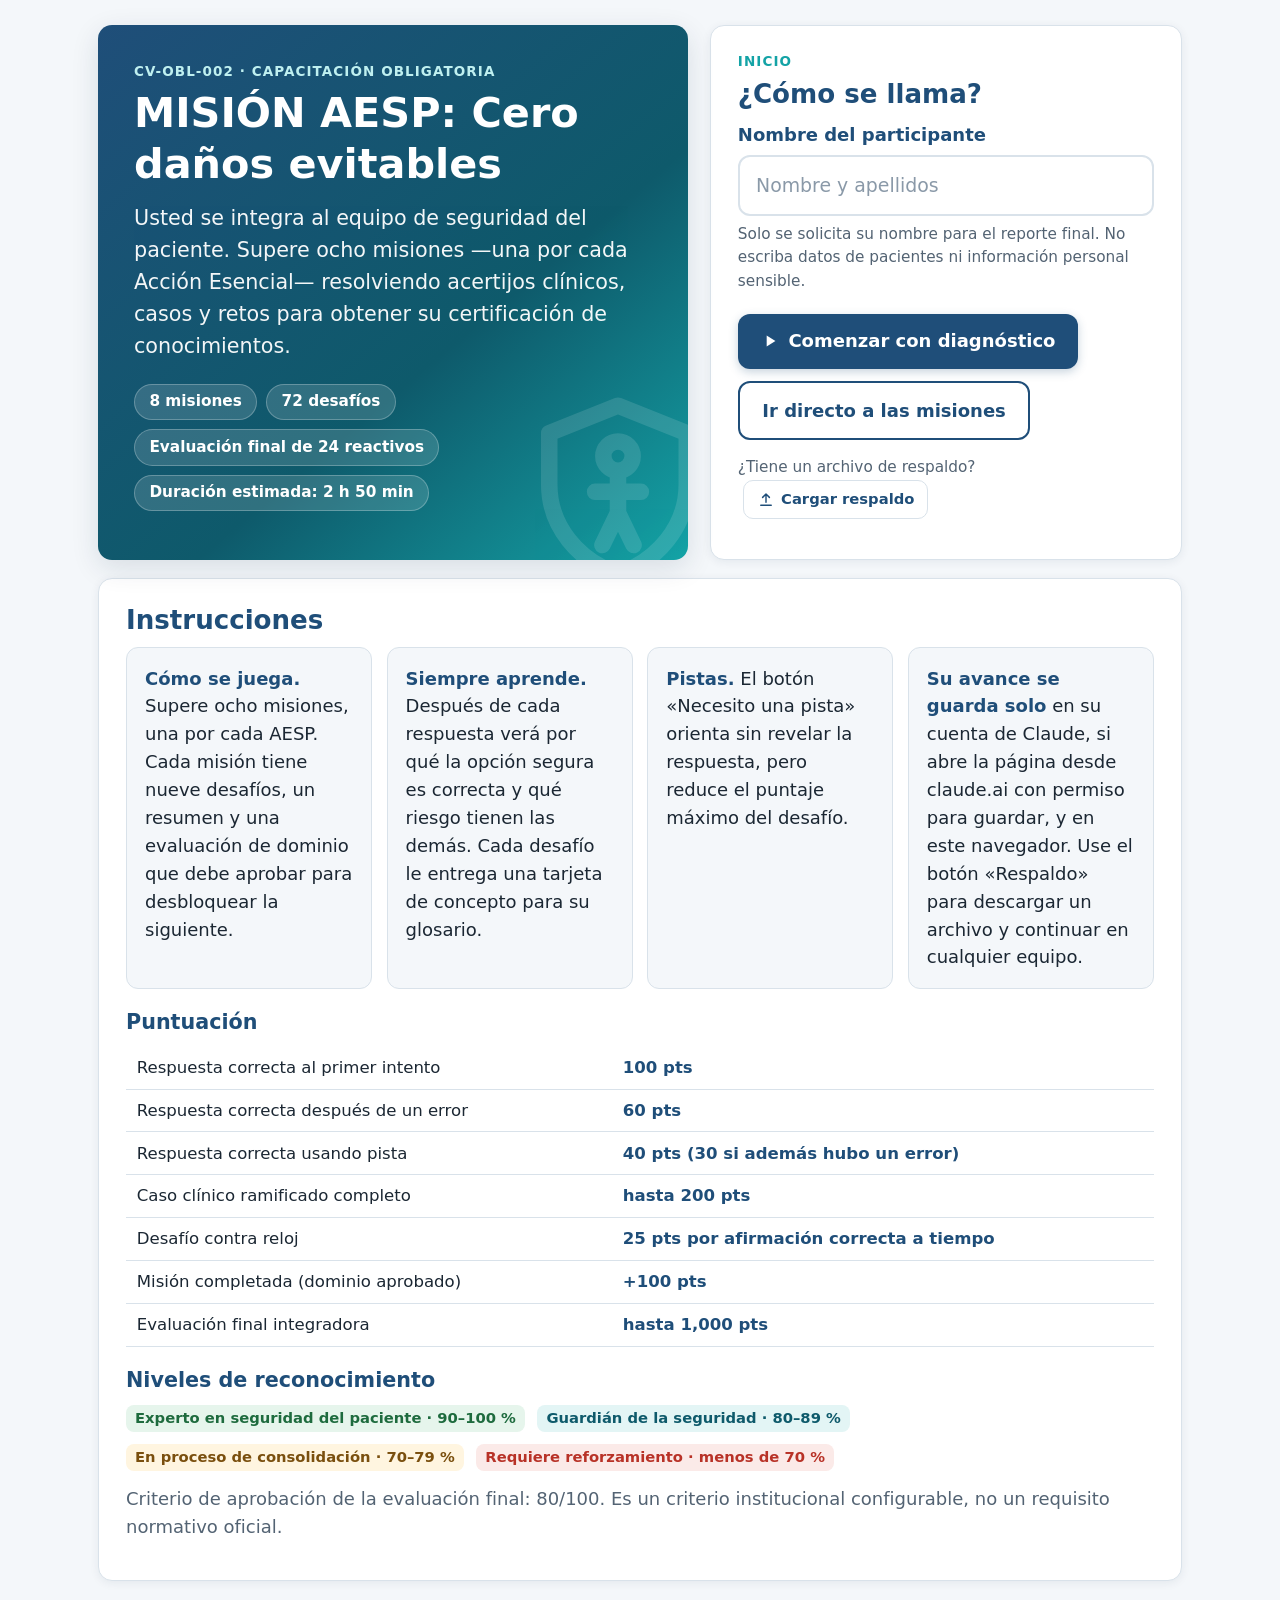
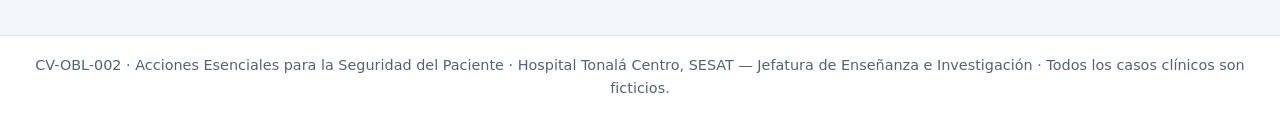
<file: AESP.html>
<!DOCTYPE html>
<html lang="es">
<head>
<meta charset="utf-8">
<meta name="viewport" content="width=device-width, initial-scale=1">
<title>MISIÓN AESP: Cero daños evitables · CV-OBL-002</title>
<meta name="description" content="Curso CV-OBL-002 Acciones Esenciales para la Seguridad del Paciente (AESP) en formato de juego educativo.">
<!--
  MISIÓN AESP: Cero daños evitables — Curso CV-OBL-002
  Aplicación educativa en un solo archivo (HTML5 + CSS3 + JavaScript puro).
  Funciona sin conexión ni servidor: abra este archivo en cualquier navegador moderno.
  Para modificar: CONFIG (criterio de aprobación, puntos, tiempos) está al inicio del motor;
  los contenidos están en las constantes MISIONES, DIAGNOSTICO, EVALUACION y FUENTES.
-->
<style>
/* ==========================================================================
   ESTILOS — MISIÓN AESP: Cero daños evitables
   Paleta: azul institucional, azul petróleo, turquesa y acentos verdes.
   ========================================================================== */
:root {
  --azul: #1F4E79;
  --azul-2: #2D6CA3;
  --petroleo: #0E5A6B;
  --turquesa: #14A3A6;
  --turquesa-claro: #E3F5F5;
  --verde: #2E9D5B;
  --verde-claro: #E6F5EC;
  --rojo: #B83227;
  --rojo-claro: #FBEAE8;
  --ambar: #B7791F;
  --ambar-claro: #FFF5E0;
  --fondo: #F4F7FA;
  --tarjeta: #FFFFFF;
  --borde: #D9E2EA;
  --texto: #1B2733;
  --tenue: #536373;
  --sombra: 0 2px 10px rgba(16, 42, 67, .07);
  --sombra-2: 0 8px 28px rgba(16, 42, 67, .12);
  --radio: 14px;
  color-scheme: light;
}
* { box-sizing: border-box; }
html { font-size: 18px; }
body {
  margin: 0; background: var(--fondo); color: var(--texto);
  font-family: "Segoe UI", system-ui, -apple-system, Roboto, "Helvetica Neue", Arial, sans-serif;
  line-height: 1.55; -webkit-font-smoothing: antialiased;
}
button, input, select { font: inherit; color: inherit; }
html, body { background-color: var(--fondo); }
a { color: var(--azul-2); }
.oculto { display: none !important; }
.sr { position: absolute; width: 1px; height: 1px; overflow: hidden; clip: rect(0 0 0 0); white-space: nowrap; }
:focus-visible { outline: 3px solid var(--turquesa); outline-offset: 2px; }

/* ---------- Encabezado ---------- */
.barra {
  position: sticky; top: 0; z-index: 30; background: #fff; border-bottom: 1px solid var(--borde);
  box-shadow: 0 1px 6px rgba(16,42,67,.05);
}
.barra-int { max-width: 1120px; margin: 0 auto; padding: .55rem 1rem; display: flex; align-items: center; gap: .9rem; flex-wrap: wrap; }
.marca { display: flex; align-items: center; gap: .55rem; font-weight: 800; color: var(--azul); letter-spacing: .02em; font-size: 1rem; white-space: nowrap; }
.marca .logo { width: 34px; height: 34px; border-radius: 10px; background: linear-gradient(135deg, var(--azul), var(--turquesa)); color: #fff; display: grid; place-items: center; }
.marca small { display: block; font-weight: 600; color: var(--tenue); font-size: .7rem; letter-spacing: 0; }
.progreso { flex: 1 1 220px; min-width: 180px; }
.progreso .etq { display: flex; justify-content: space-between; font-size: .72rem; color: var(--tenue); font-weight: 600; }
.pbar { height: 10px; background: #E8EEF3; border-radius: 99px; overflow: hidden; }
.pbar > span { display: block; height: 100%; width: 0; background: linear-gradient(90deg, var(--turquesa), var(--verde)); border-radius: 99px; transition: width .6s ease; }
.stats { display: flex; gap: .5rem; align-items: center; flex-wrap: wrap; }
.chip { display: inline-flex; align-items: center; gap: .35rem; background: var(--fondo); border: 1px solid var(--borde); border-radius: 99px; padding: .25rem .7rem; font-size: .82rem; font-weight: 700; color: var(--azul); white-space: nowrap; }
.chip svg { width: 18px; height: 18px; }
.chip.pts { background: var(--turquesa-claro); border-color: #BDE6E6; color: var(--petroleo); }
.btn-ico { display: inline-flex; align-items: center; gap: .35rem; border: 1px solid var(--borde); background: #fff; color: var(--azul); border-radius: 10px; padding: .4rem .7rem; cursor: pointer; font-size: .82rem; font-weight: 700; }
.btn-ico:hover { background: var(--fondo); }
.btn-ico svg { width: 18px; height: 18px; }

/* ---------- Contenedor ---------- */
main { max-width: 1120px; margin: 0 auto; padding: 1.4rem 1rem 3rem; }
.tarjeta { background: var(--tarjeta); border: 1px solid var(--borde); border-radius: var(--radio); box-shadow: var(--sombra); padding: 1.4rem 1.5rem; }
.tarjeta + .tarjeta { margin-top: 1rem; }
h1, h2, h3 { color: var(--azul); line-height: 1.25; margin: 0 0 .6rem; }
h1 { font-size: 2rem; }
h2 { font-size: 1.45rem; }
h3 { font-size: 1.15rem; }
p { margin: 0 0 .8rem; }
.tenue { color: var(--tenue); }
.kicker { text-transform: uppercase; letter-spacing: .08em; font-size: .75rem; font-weight: 800; color: var(--turquesa); margin-bottom: .3rem; }
.fila { display: flex; gap: .7rem; flex-wrap: wrap; align-items: center; }
.entre { justify-content: space-between; }

/* ---------- Botones ---------- */
.btn { display: inline-flex; align-items: center; justify-content: center; gap: .45rem; border: 0; border-radius: 12px; padding: .75rem 1.25rem; font-weight: 700; cursor: pointer; font-size: 1rem; transition: transform .08s ease, box-shadow .2s ease, background .2s; min-height: 48px; }
.btn:active { transform: translateY(1px); }
.btn svg { width: 20px; height: 20px; }
.btn-p { background: var(--azul); color: #fff; box-shadow: 0 3px 10px rgba(31,78,121,.25); }
.btn-p:hover { background: #183F63; }
.btn-t { background: var(--turquesa); color: #fff; }
.btn-t:hover { background: #0F8B8E; }
.btn-s { background: #fff; color: var(--azul); border: 2px solid var(--azul); }
.btn-s:hover { background: var(--fondo); }
.btn-pista { background: var(--ambar-claro); color: #7A4F0E; border: 1px solid #F0D49B; }
.btn-peligro { background: var(--rojo); color: #fff; }
.btn[disabled] { opacity: .45; cursor: not-allowed; box-shadow: none; }

/* ---------- Bienvenida ---------- */
.hero { display: grid; grid-template-columns: 1.25fr 1fr; gap: 1.2rem; }
.hero-izq { background: linear-gradient(140deg, var(--azul) 0%, var(--petroleo) 60%, var(--turquesa) 100%); color: #fff; border-radius: var(--radio); padding: 2rem; box-shadow: var(--sombra-2); position: relative; overflow: hidden; }
.hero-izq h1 { color: #fff; font-size: 2.3rem; }
.hero-izq .sub { font-size: 1.15rem; opacity: .95; }
.hero-izq .meta { display: flex; flex-wrap: wrap; gap: .5rem; margin-top: 1.2rem; }
.hero-izq .meta span { background: rgba(255,255,255,.14); border: 1px solid rgba(255,255,255,.25); border-radius: 99px; padding: .3rem .8rem; font-size: .85rem; font-weight: 600; }
.hero-izq .deco { position: absolute; right: -40px; bottom: -40px; width: 220px; height: 220px; opacity: .12; }
label { font-weight: 700; color: var(--azul); display: block; margin-bottom: .35rem; }
input[type=text] { width: 100%; border: 2px solid var(--borde); border-radius: 12px; padding: .75rem .9rem; font-size: 1.05rem; background: #fff; color: var(--texto); -webkit-text-fill-color: var(--texto); caret-color: var(--azul); }
input[type=text]::placeholder { color: #8A99A8; -webkit-text-fill-color: #8A99A8; opacity: 1; }
input[type=text]:focus { border-color: var(--turquesa); outline: none; }
.aviso { font-size: .85rem; color: var(--tenue); margin-top: .4rem; }
.reglas { display: grid; grid-template-columns: repeat(auto-fit, minmax(220px, 1fr)); gap: .8rem; }
.regla { background: var(--fondo); border-radius: 12px; padding: .9rem 1rem; border: 1px solid var(--borde); }
.regla b { color: var(--azul); }
table.puntos { width: 100%; border-collapse: collapse; font-size: .92rem; }
table.puntos td, table.puntos th { padding: .45rem .6rem; border-bottom: 1px solid var(--borde); text-align: left; }
table.puntos th { color: var(--azul); }

/* ---------- Menú de misiones ---------- */
.rejilla { display: grid; grid-template-columns: repeat(auto-fill, minmax(250px, 1fr)); gap: 1rem; }
.mision { background: #fff; border: 1px solid var(--borde); border-radius: var(--radio); padding: 1.1rem 1.15rem; box-shadow: var(--sombra); display: flex; flex-direction: column; gap: .55rem; position: relative; transition: transform .15s, box-shadow .2s; }
.mision:hover { transform: translateY(-2px); box-shadow: var(--sombra-2); }
.mision .ico { width: 52px; height: 52px; border-radius: 14px; display: grid; place-items: center; background: var(--turquesa-claro); color: var(--petroleo); }
.mision .ico svg { width: 30px; height: 30px; }
.mision.bloq { opacity: .6; }
.mision.bloq .ico { background: #EEF1F4; color: #8A99A8; }
.mision.hecha .ico { background: var(--verde-claro); color: var(--verde); }
.mision h3 { margin: 0; font-size: 1.05rem; }
.mision > .estado { align-self: flex-start; }
.mision .num { font-size: .75rem; font-weight: 800; color: var(--turquesa); letter-spacing: .06em; }
.estado { font-size: .8rem; font-weight: 700; border-radius: 99px; padding: .15rem .6rem; display: inline-block; }
.estado.e-bloq { background: #EEF1F4; color: #6B7B8A; }
.estado.e-disp { background: var(--turquesa-claro); color: var(--petroleo); }
.estado.e-curso { background: var(--ambar-claro); color: #7A4F0E; }
.estado.e-hecha { background: var(--verde-claro); color: #1E6B3E; }
.mini { height: 6px; background: #E8EEF3; border-radius: 99px; overflow: hidden; }
.mini span { display: block; height: 100%; background: var(--turquesa); }
.mision .pie { margin-top: auto; display: flex; gap: .5rem; flex-wrap: wrap; }
.mision .pie .btn { padding: .55rem .9rem; min-height: 42px; font-size: .9rem; }
.mision.especial { background: linear-gradient(140deg, #fff, var(--turquesa-claro)); border-color: #BDE6E6; }

/* ---------- Desafíos ---------- */
.cabeza-d { display: flex; justify-content: space-between; align-items: center; gap: .8rem; flex-wrap: wrap; margin-bottom: .8rem; }
.tipo { display: inline-flex; align-items: center; gap: .35rem; background: var(--azul); color: #fff; border-radius: 99px; padding: .25rem .8rem; font-size: .78rem; font-weight: 700; letter-spacing: .03em; }
.pasos-d { display: flex; gap: .3rem; }
.pasos-d i { width: 22px; height: 8px; border-radius: 99px; background: #E3E9EF; display: block; }
.pasos-d i.ok { background: var(--verde); }
.pasos-d i.mal { background: #E7A39C; }
.pasos-d i.act { background: var(--turquesa); }
.escena { background: var(--fondo); border-left: 5px solid var(--turquesa); border-radius: 10px; padding: .9rem 1rem; margin: .4rem 0 1rem; display: flex; gap: .8rem; align-items: flex-start; }
.escena svg { width: 28px; height: 28px; color: var(--petroleo); flex: none; margin-top: .1rem; }
.pregunta { font-size: 1.2rem; font-weight: 700; color: var(--texto); margin-bottom: 1rem; }
.opciones { display: grid; gap: .65rem; }
.op { text-align: left; background: #fff; border: 2px solid var(--borde); border-radius: 12px; padding: .85rem 1rem; cursor: pointer; display: flex; gap: .8rem; align-items: flex-start; color: var(--texto); font-size: 1rem; min-height: 52px; transition: border-color .15s, background .15s; }
.op:hover:not([disabled]) { border-color: var(--turquesa); background: #FAFEFE; }
.op .let { flex: none; width: 30px; height: 30px; border-radius: 8px; background: var(--fondo); color: var(--azul); font-weight: 800; display: grid; place-items: center; font-size: .9rem; }
.op.sel { border-color: var(--azul); background: #F1F6FB; }
.op.sel .let { background: var(--azul); color: #fff; }
.op.bien { border-color: var(--verde); background: var(--verde-claro); }
.op.bien .let { background: var(--verde); color: #fff; }
.op.malo { border-color: var(--rojo); background: var(--rojo-claro); }
.op.malo .let { background: var(--rojo); color: #fff; }
.op[disabled] { cursor: default; }
.op.descartada { opacity: .5; text-decoration: line-through; }
.vf { display: grid; grid-template-columns: 1fr 1fr; gap: .8rem; }
.vf .op { justify-content: center; font-weight: 800; font-size: 1.1rem; }
.acciones { display: flex; gap: .7rem; flex-wrap: wrap; margin-top: 1.1rem; align-items: center; }
.pista-caja { margin-top: .8rem; background: var(--ambar-claro); border: 1px solid #F0D49B; border-radius: 12px; padding: .75rem 1rem; color: #6B440A; display: flex; gap: .6rem; }
.pista-caja svg { width: 22px; height: 22px; flex: none; }

/* ordenar */
.lista-orden { list-style: none; margin: 0; padding: 0; display: grid; gap: .55rem; }
.lista-orden li { display: flex; align-items: center; gap: .6rem; background: #fff; border: 2px solid var(--borde); border-radius: 12px; padding: .55rem .6rem .55rem .8rem; }
.lista-orden li .n { width: 30px; height: 30px; border-radius: 50%; background: var(--azul); color: #fff; display: grid; place-items: center; font-weight: 800; flex: none; font-size: .9rem; }
.lista-orden li .t { flex: 1; }
.lista-orden li .mv { display: flex; flex-direction: column; gap: .2rem; }
.lista-orden li .mv button { width: 40px; height: 32px; border: 1px solid var(--borde); background: var(--fondo); border-radius: 8px; cursor: pointer; display: grid; place-items: center; color: var(--azul); }
.lista-orden li .mv button svg { width: 18px; height: 18px; }
.lista-orden li .mv button[disabled] { opacity: .3; cursor: default; }
.lista-orden li.bien { border-color: var(--verde); background: var(--verde-claro); }
.lista-orden li.malo { border-color: var(--rojo); background: var(--rojo-claro); }

/* emparejar */
.pares { display: grid; gap: .65rem; }
.par { display: grid; grid-template-columns: 1fr 1fr; gap: .7rem; align-items: center; background: #fff; border: 2px solid var(--borde); border-radius: 12px; padding: .6rem .8rem; }
.par select { width: 100%; border: 2px solid var(--borde); border-radius: 10px; padding: .55rem .6rem; background: #fff; color: var(--texto); }
.par.bien { border-color: var(--verde); background: var(--verde-claro); }
.par.malo { border-color: var(--rojo); background: var(--rojo-claro); }
.par .corr { grid-column: 1 / -1; font-size: .88rem; color: #1E6B3E; font-weight: 600; }

/* detectar */
.escena-items { display: grid; gap: .55rem; }
.it { text-align: left; display: flex; gap: .7rem; align-items: flex-start; background: #fff; border: 2px solid var(--borde); border-radius: 12px; padding: .75rem .9rem; cursor: pointer; color: var(--texto); font-size: 1rem; }
.it .caja { width: 26px; height: 26px; border: 2px solid #9FB0C0; border-radius: 7px; flex: none; display: grid; place-items: center; background: #fff; }
.it .caja svg { width: 18px; height: 18px; color: #fff; }
.it[aria-pressed="true"] { border-color: var(--rojo); background: #FFF7F6; }
.it[aria-pressed="true"] .caja { background: var(--rojo); border-color: var(--rojo); }
.it.r-bien { border-color: var(--verde); background: var(--verde-claro); }
.it.r-malo { border-color: var(--rojo); background: var(--rojo-claro); }
.it .exp { display: block; font-size: .88rem; color: var(--tenue); margin-top: .25rem; }
.it[disabled] { cursor: default; }

/* caso ramificado */
.caso-paso { background: var(--fondo); border-radius: 12px; padding: 1rem; margin-bottom: .8rem; border: 1px solid var(--borde); }
.caso-paso .et { font-size: .78rem; font-weight: 800; color: var(--turquesa); text-transform: uppercase; letter-spacing: .06em; }
.consecuencia { background: var(--rojo-claro); border: 1px solid #F1C3BD; border-left: 5px solid var(--rojo); border-radius: 10px; padding: .75rem 1rem; margin: .7rem 0; color: #6E1F17; }
.acierto-caso { background: var(--verde-claro); border: 1px solid #BFE3CC; border-left: 5px solid var(--verde); border-radius: 10px; padding: .75rem 1rem; margin: .7rem 0; color: #1E5233; }

/* contra reloj */
.reloj-caja { display: flex; align-items: center; gap: 1rem; margin-bottom: 1rem; }
.anillo { width: 74px; height: 74px; position: relative; flex: none; }
.anillo svg { width: 74px; height: 74px; transform: rotate(-90deg); }
.anillo .num { position: absolute; inset: 0; display: grid; place-items: center; font-weight: 800; font-size: 1.35rem; color: var(--azul); }
.anillo circle { fill: none; stroke-width: 7; }
.anillo .fondo { stroke: #E3E9EF; }
.anillo .frente { stroke: var(--turquesa); stroke-linecap: round; transition: stroke-dashoffset 1s linear; }
.anillo.urgente .frente { stroke: var(--rojo); }

/* retroalimentación */
.fb { margin-top: 1.2rem; border-radius: 14px; padding: 1.1rem 1.2rem; border: 1px solid; animation: entra .35s ease; }
.fb.ok { background: var(--verde-claro); border-color: #BFE3CC; }
.fb.no { background: var(--rojo-claro); border-color: #F1C3BD; }
.fb.medio { background: var(--ambar-claro); border-color: #F0D49B; }
.fb h3 { display: flex; align-items: center; gap: .5rem; margin-bottom: .4rem; }
.fb.ok h3 { color: #1E6B3E; }
.fb.no h3 { color: var(--rojo); }
.fb.medio h3 { color: #7A4F0E; }
.fb h3 svg { width: 26px; height: 26px; }
.fb ul { margin: .3rem 0 .4rem; padding-left: 1.2rem; }
.fb li { margin-bottom: .35rem; }
.puntos-gan { font-weight: 800; font-size: 1.05rem; }
.concepto { margin-top: 1rem; background: #fff; border: 2px solid var(--turquesa); border-radius: 14px; padding: 1rem 1.1rem; position: relative; animation: brilla 1s ease; }
.concepto .et { position: absolute; top: -12px; left: 14px; background: var(--turquesa); color: #fff; font-size: .72rem; font-weight: 800; border-radius: 99px; padding: .15rem .65rem; letter-spacing: .05em; text-transform: uppercase; }
.concepto h4 { margin: .2rem 0 .3rem; color: var(--petroleo); font-size: 1.05rem; }
.fuente { display: inline-block; font-size: .72rem; font-weight: 800; padding: .1rem .5rem; border-radius: 6px; margin-top: .3rem; }
.f-AESP { background: #E4EDF6; color: var(--azul); }
.f-CSG { background: #E6E3F5; color: #3E3577; }
.f-OMS { background: var(--turquesa-claro); color: var(--petroleo); }
.f-General { background: #EEF1F4; color: #46566A; }
.f-Institucional { background: var(--ambar-claro); color: #7A4F0E; }

/* resúmenes y tablas */
.kpis { display: grid; grid-template-columns: repeat(auto-fit, minmax(150px, 1fr)); gap: .8rem; margin: 1rem 0; }
.kpi { background: var(--fondo); border: 1px solid var(--borde); border-radius: 12px; padding: .8rem 1rem; }
.kpi .v { font-size: 1.6rem; font-weight: 800; color: var(--azul); line-height: 1.1; }
.kpi .l { font-size: .8rem; color: var(--tenue); font-weight: 600; }
.lista-check { list-style: none; padding: 0; margin: 0; display: grid; gap: .45rem; }
.lista-check li { display: flex; gap: .55rem; align-items: flex-start; }
.lista-check li svg { width: 22px; height: 22px; color: var(--verde); flex: none; margin-top: .15rem; }
.conceptos-slots { display: grid; grid-template-columns: repeat(auto-fill, minmax(190px, 1fr)); gap: .6rem; }
.slot { border: 2px dashed var(--borde); border-radius: 12px; padding: .7rem .8rem; font-size: .88rem; color: #8A99A8; display: flex; gap: .5rem; align-items: center; min-height: 56px; }
.slot svg { width: 20px; height: 20px; flex: none; }
.slot.on { border-style: solid; border-color: #BDE6E6; background: var(--turquesa-claro); color: var(--petroleo); font-weight: 700; }
table.tabla { width: 100%; border-collapse: collapse; font-size: .92rem; }
table.tabla th { background: var(--azul); color: #fff; text-align: left; padding: .55rem .7rem; font-weight: 700; }
table.tabla td { padding: .55rem .7rem; border-bottom: 1px solid var(--borde); vertical-align: top; }
table.tabla tr:nth-child(even) td { background: #F8FAFC; }
.nivel { font-weight: 800; border-radius: 8px; padding: .1rem .5rem; font-size: .82rem; white-space: nowrap; }
.n-exp { background: var(--verde-claro); color: #1E6B3E; }
.n-gua { background: var(--turquesa-claro); color: var(--petroleo); }
.n-pro { background: var(--ambar-claro); color: #7A4F0E; }
.n-ref { background: var(--rojo-claro); color: var(--rojo); }
.insignias { display: grid; grid-template-columns: repeat(auto-fill, minmax(150px, 1fr)); gap: .7rem; }
.ins { text-align: center; border: 1px solid var(--borde); border-radius: 14px; padding: .9rem .6rem; background: #fff; }
.ins .med { width: 56px; height: 56px; margin: 0 auto .4rem; border-radius: 50%; display: grid; place-items: center; background: linear-gradient(135deg, var(--turquesa), var(--verde)); color: #fff; }
.ins .med svg { width: 30px; height: 30px; }
.ins.off { opacity: .45; filter: grayscale(1); }
.ins b { display: block; font-size: .88rem; color: var(--azul); }
.ins small { color: var(--tenue); font-size: .75rem; }

/* modales y avisos */
.velo { position: fixed; inset: 0; background: rgba(16, 32, 48, .45); z-index: 60; display: grid; place-items: center; padding: 1rem; animation: aparece .2s ease; }
.modal { background: #fff; border-radius: 16px; max-width: 760px; width: 100%; max-height: 88vh; overflow: auto; padding: 1.4rem 1.5rem; box-shadow: var(--sombra-2); }
.modal .cab { display: flex; justify-content: space-between; align-items: center; gap: 1rem; margin-bottom: .8rem; position: sticky; top: -1.4rem; background: #fff; padding-top: .2rem; }
.glos-item { border: 1px solid var(--borde); border-radius: 12px; padding: .75rem .9rem; margin-bottom: .55rem; }
.glos-item h4 { margin: 0 0 .2rem; color: var(--petroleo); }
.glos-item p { margin: 0; font-size: .95rem; }
.toast { position: fixed; right: 1rem; bottom: 1rem; z-index: 70; background: #fff; border: 2px solid var(--verde); border-radius: 14px; padding: .8rem 1rem; box-shadow: var(--sombra-2); display: flex; gap: .7rem; align-items: center; max-width: 340px; animation: sube .4s ease; }
.toast .med { width: 44px; height: 44px; border-radius: 50%; background: linear-gradient(135deg, var(--turquesa), var(--verde)); color: #fff; display: grid; place-items: center; flex: none; }
.toast .med svg { width: 24px; height: 24px; }
.toast b { color: var(--azul); display: block; }
.toast small { color: var(--tenue); }
.pts-flota { position: fixed; z-index: 75; font-weight: 800; color: var(--verde); font-size: 1.4rem; pointer-events: none; animation: flota 1.2s ease forwards; }

footer { text-align: center; color: var(--tenue); font-size: .8rem; padding: 1rem; border-top: 1px solid var(--borde); background: #fff; }

/* estado del guardado */
.chip-g.g-nube { background: var(--verde-claro); border-color: #BFE3CC; color: #1E6B3E; }
.chip-g.g-local { background: var(--ambar-claro); border-color: #F0D49B; color: #7A4F0E; }
.chip-g.g-no { background: var(--rojo-claro); border-color: #F1C3BD; color: var(--rojo); }
@keyframes carga { from { width: 15%; } to { width: 85%; } }

/* animaciones */
@keyframes entra { from { opacity: 0; transform: translateY(6px); } to { opacity: 1; transform: none; } }
@keyframes aparece { from { opacity: 0; } to { opacity: 1; } }
@keyframes sube { from { opacity: 0; transform: translateY(20px); } to { opacity: 1; transform: none; } }
@keyframes brilla { 0% { box-shadow: 0 0 0 0 rgba(20,163,166,.45); } 100% { box-shadow: 0 0 0 14px rgba(20,163,166,0); } }
@keyframes flota { 0% { opacity: 0; transform: translateY(0); } 20% { opacity: 1; } 100% { opacity: 0; transform: translateY(-50px); } }
@media (prefers-reduced-motion: reduce) { *, *::before, *::after { animation: none !important; transition: none !important; } }

/* ---------- Adaptación a pantallas ---------- */
@media (max-width: 860px) {
  .hero { grid-template-columns: 1fr; }
  .hero-izq h1 { font-size: 1.85rem; }
}
@media (max-width: 640px) {
  html { font-size: 17px; }
  main { padding: 1rem .75rem 2.5rem; }
  .tarjeta { padding: 1.1rem 1rem; }
  .barra-int { gap: .5rem; padding: .5rem .75rem; }
  .marca small { display: none; }
  .progreso { order: 3; flex-basis: 100%; }
  .btn-ico span { display: none; }
  .par { grid-template-columns: 1fr; }
  .vf { grid-template-columns: 1fr; }
  h1 { font-size: 1.6rem; }
  .pregunta { font-size: 1.1rem; }
  .acciones .btn { flex: 1 1 auto; }
}

/* ---------- Impresión del reporte ---------- */
@media print {
  html { font-size: 12pt; }
  body { background: #fff; }
  .barra, footer, .no-imp, .toast, .velo { display: none !important; }
  main { max-width: none; padding: 0; }
  .tarjeta { box-shadow: none; border: 1px solid #ccc; break-inside: avoid; }
  table.tabla th { background: #1F4E79 !important; color: #fff !important; -webkit-print-color-adjust: exact; print-color-adjust: exact; }
  .ins .med, .nivel, .kpi { -webkit-print-color-adjust: exact; print-color-adjust: exact; }
  a { color: #000; text-decoration: none; }
  a[href^="http"]::after { content: " (" attr(href) ")"; font-size: 9pt; color: #444; word-break: break-all; }
}

.marca .logo svg { width: 22px; height: 22px; }
</style>
</head>
<body>
<a href="#app" class="sr">Ir al contenido</a>
<header class="barra oculto" id="barra">
  <div class="barra-int">
    <div class="marca"><span class="logo" data-icon="fall"></span><div>MISIÓN AESP<small>CV-OBL-002 · Cero daños evitables</small></div></div>
    <div class="progreso">
      <div class="etq"><span id="bProgT">0 % del curso</span><span id="bMis">0 de 8 misiones</span></div>
      <div class="pbar" id="bProgBar" role="progressbar" aria-label="Avance del curso" aria-valuemin="0" aria-valuemax="100" aria-valuenow="0"><span id="bProg"></span></div>
    </div>
    <div class="stats">
      <span class="chip pts" title="Puntos acumulados"><span data-ico="star"></span><span id="bPts">0 pts</span></span>
      <span class="chip" title="Tiempo transcurrido / tiempo estimado"><span data-ico="clock"></span><span id="bReloj">00:00:00</span></span>
      <button class="btn-ico chip-g" id="bGuardado" title="Estado del guardado"><span>Guardado</span></button>
      <button class="btn-ico" id="bGlos" data-icon="book" title="Glosario de conceptos" aria-label="Glosario"><span>Glosario</span></button>
      <button class="btn-ico" id="bApr" data-icon="learn" title="Aprendizajes de misiones anteriores" aria-label="Mis aprendizajes"><span>Mis aprendizajes</span></button>
      <button class="btn-ico" id="bMenuTop" data-icon="menu" title="Menú de misiones" aria-label="Menú de misiones"><span>Menú</span></button>
    </div>
  </div>
</header>
<main id="app"></main>
<input type="file" id="archivoRespaldo" accept=".json,application/json" class="sr" tabindex="-1" aria-hidden="true">
<footer>CV-OBL-002 · Acciones Esenciales para la Seguridad del Paciente · Hospital Tonalá Centro, SESAT — Jefatura de Enseñanza e Investigación · Todos los casos clínicos son ficticios.</footer>
<script>
/* ==========================================================================
   DATOS DEL CURSO — MISIONES 1 A 4
   Convenciones de autoría (el motor baraja las opciones al mostrarlas):
   - acertijo / primero / dominio: la PRIMERA opción de "ops" es la correcta.
     Cada opción: [texto, explicación de por qué es correcta o del riesgo que implica].
   - vf: ok = true | false.
   - detecta: items = [texto, esError, explicación].
   - ordena: pasos en el orden correcto.
   - empareja: pares = [situación, respuesta]; las respuestas pueden repetirse.
   - caso: pasos = [{txt, ops:[[texto, esSegura, retroalimentación]]}].
   - reloj: items = [afirmación, verdadera?, explicación]; seg = segundos por reactivo.
   - concepto: [término, definición, fuente]. Fuente: "AESP" (texto oficial),
     "CSG" (modelo de certificación), "OMS", "General" (principio general de seguridad)
     o "Institucional" (lo define la política de cada hospital).
   ========================================================================== */
const MISIONES = [];

/* --------------------------- MISIÓN 1 ----------------------------------- */
MISIONES.push({
  id: 1, aesp: "AESP 1", titulo: "Identificación correcta del paciente", icono: "id", min: 16,
  intro: "Cada acto de atención empieza por saber a quién se atiende. Un error de identificación puede llevar un medicamento, una muestra, una transfusión o una cirugía al paciente equivocado.",
  objetivo: "Aplicar los dos identificadores —nombre completo y fecha de nacimiento— en todos los momentos críticos de la atención.",
  escenario: "Turno matutino. En Urgencias hay ingresos simultáneos y en Hospitalización comparten habitación dos pacientes con nombres casi idénticos.",
  resumen: [
    "Se identifica al paciente desde que solicita la atención, con nombre completo y fecha de nacimiento (día/mes/año).",
    "Cama, habitación, servicio, diagnóstico o médico tratante nunca son identificadores.",
    "La identidad se verifica antes de medicamentos, transfusiones, muestras, procedimientos, traslados, dietas, hemodiálisis y biológicos.",
    "Paciente desconocido: «Desconocido», género, edad aparente, señas particulares, fecha, hora y forma de ingreso.",
    "Ante cualquier duda no se realiza el procedimiento hasta corroborar, salvo riesgo para la vida."],
  desafios: [
    { tipo: "acertijo", titulo: "Los dos Juan Pérez",
      esc: "Dos pacientes se llaman Juan Pérez López: uno está en Observación y otro ingresará a quirófano. Usted debe tomar una muestra sanguínea al paciente de Observación.",
      q: "¿Qué acción evita una identificación equivocada?",
      ops: [
        ["Pedirle que diga su nombre completo y su fecha de nacimiento y compararlos con el brazalete y con la solicitud", "Los dos identificadores, comparados contra el brazalete y el documento, distinguen a pacientes homónimos: la fecha de nacimiento es el dato que los diferencia."],
        ["Confirmar el número de cama de Observación", "La cama no es un identificador: los pacientes cambian de lugar y dos registros pueden apuntar a la misma ubicación."],
        ["Preguntarle: «¿Usted es Juan Pérez?»", "Una pregunta cerrada invita a confirmar por error; además, los dos pacientes responderían que sí."],
        ["Verificar el diagnóstico anotado en la solicitud", "El diagnóstico no es un identificador y puede coincidir entre pacientes."]],
      pista: "Busque el dato que distingue a dos personas con el mismo nombre.",
      concepto: ["Dos identificadores", "Nombre completo y fecha de nacimiento (día/mes/año), utilizados desde que el paciente solicita la atención y registrados en todos los documentos.", "AESP"] },
    { tipo: "vf", titulo: "¿Verdadero o falso?",
      q: "Si el paciente está inconsciente, el número de cama puede usarse como identificador.",
      ok: false,
      exp: "Falso. La cama, la habitación o el servicio nunca identifican. En un paciente inconsciente los datos se confirman con el familiar o acompañante, o con los medios de verificación del expediente; si se desconoce su identidad se registra como «Desconocido».",
      pista: "Piense en qué ocurre cuando el paciente se traslada a otra cama.",
      concepto: ["Datos que no identifican", "Número de cama, habitación o servicio; diagnóstico o padecimiento; especialidad; nombre del médico tratante; horario de atención.", "AESP"] },
    { tipo: "detecta", titulo: "Detecta el error: toma de muestras",
      esc: "Observe la toma de muestras en un cubículo de Urgencias y marque TODAS las acciones inseguras.",
      items: [
        ["La enfermera pide al paciente que diga su nombre completo y su fecha de nacimiento.", false, "Correcto: pregunta abierta con los dos identificadores."],
        ["Etiquetó los tubos en la central de enfermería, antes de llegar al paciente.", true, "Etiquetar lejos del paciente favorece intercambiar tubos; se etiqueta junto al paciente, después de verificar."],
        ["La etiqueta del tubo dice «Cubículo 4 – Urgencias».", true, "La ubicación no identifica; la etiqueta lleva nombre completo y fecha de nacimiento."],
        ["Compara los datos del brazalete con los de la solicitud de laboratorio.", false, "Correcto: se cotejan el paciente, el brazalete y el documento."],
        ["Retiró el brazalete porque estorbaba para la punción y lo dejó sobre el buró.", true, "Si el brazalete se retira para un procedimiento, se vuelve a colocar al terminar."],
        ["Registra en el expediente la hora de la toma.", false, "Correcto: registro oportuno."]],
      pista: "Hay tres acciones inseguras: revise dónde y con qué datos se etiqueta, y qué pasó con el brazalete.",
      concepto: ["Verificación en la toma de muestras", "Antes de tomar muestras se comparan los dos identificadores con el brazalete y la solicitud; las etiquetas llevan nombre completo y fecha de nacimiento y se colocan junto al paciente.", "AESP"] },
    { tipo: "primero", titulo: "¿Qué haría primero?",
      esc: "Llega en ambulancia un hombre inconsciente, sin documentos ni acompañante. Requiere atención inmediata.",
      q: "En relación con su identificación, ¿qué hace primero?",
      ops: [
        ["Iniciar la atención y registrarlo como «Desconocido», con género, edad aparente, señas particulares, fecha, hora y forma de ingreso", "La atención no se retrasa y el registro estandarizado permite rastrearlo hasta conocer su identidad."],
        ["Esperar a que llegue un familiar para registrarlo", "Retrasar la atención pone en riesgo la vida; la identificación provisional existe precisamente para estos casos."],
        ["Asignarle un nombre ficticio fácil de recordar", "Un nombre inventado puede confundirse con el de otro paciente real; el formato establecido es «Desconocido»."],
        ["Identificarlo con el número del cubículo", "La ubicación no es un identificador."]],
      pista: "La atención no puede esperar, pero el registro tampoco puede improvisarse.",
      concepto: ["Paciente desconocido", "Se registra «Desconocido», género, edad aparente, señas particulares, fecha y hora de ingreso y forma de ingreso; en un arribo masivo se agrega un número progresivo.", "AESP"] },
    { tipo: "ordena", titulo: "Ordena los pasos",
      q: "Ordene la verificación de identidad antes de administrar un medicamento.",
      pasos: [
        "Revisar que la indicación y la etiqueta del medicamento tengan los dos identificadores",
        "Pedir al paciente que diga su nombre completo y su fecha de nacimiento",
        "Comparar lo que dice el paciente con su brazalete",
        "Comparar el brazalete con la etiqueta del medicamento y con la indicación",
        "Administrar solo si todo coincide y registrar de inmediato"],
      exp: "La secuencia coteja tres fuentes —paciente, brazalete y documentos— antes de actuar, y cierra con el registro inmediato.",
      pista: "Primero se revisan los documentos, después se pregunta al paciente y al final se actúa.",
      concepto: ["Momentos de verificación", "Antes de medicamentos, infusiones, transfusiones, procedimientos, toma de muestras, traslados, dietas, inicio de hemodiálisis, aplicación de biológicos y otros procedimientos de alto riesgo.", "AESP"] },
    { tipo: "empareja", titulo: "Empareja",
      q: "Relacione cada situación con la medida de identificación que corresponde.",
      pares: [
        ["Recién nacido en la sala de partos", "Dos brazaletes: muñeca derecha y tobillo izquierdo"],
        ["Arribo masivo de lesionados sin identificación", "«Desconocido» seguido de un número progresivo"],
        ["Paciente que no puede comunicarse, con familiar presente", "Confirmar los datos con el familiar o acompañante"],
        ["Nacimiento de gemelos", "Identificador numérico según el orden de nacimiento"]],
      exp: "Cada situación especial tiene una regla definida en la AESP 1 para no improvisar.",
      pista: "Dos de las situaciones corresponden a recién nacidos.",
      concepto: ["Identificación del recién nacido", "Dos brazaletes (muñeca derecha y tobillo izquierdo) con apellidos de la madre, fecha de nacimiento y sexo; en nacimientos múltiples se agrega un número según el orden de nacimiento.", "AESP"] },
    { tipo: "caso", titulo: "Caso: la transfusión",
      pasos: [
        { txt: "Banco de Sangre entrega una unidad de concentrado eritrocitario para la paciente María Elena Ruiz Soto. En la habitación hay dos pacientes; la que está junto a la ventana se llama María Elena Ruiz Sosa.",
          ops: [
            ["Antes de conectar, pido a la paciente su nombre completo y fecha de nacimiento y los comparo con el brazalete, la etiqueta de la unidad y la indicación", true, "Decisión segura: los dos identificadores contra tres fuentes distinguen apellidos casi idénticos."],
            ["Voy a la cama de la ventana, porque así me lo indicó el turno anterior", false, "Consecuencia simulada: la unidad se conecta a la paciente Ruiz Sosa. Una transfusión incompatible puede provocar una reacción hemolítica grave. Una indicación de ubicación no sustituye la verificación."],
            ["Pregunto en voz alta: «¿María Elena Ruiz?» y espero respuesta", false, "Consecuencia simulada: ambas pacientes podrían responder que sí. Use una pregunta abierta y la fecha de nacimiento."]] },
        { txt: "La fecha de nacimiento que dice la paciente no coincide con la de la etiqueta de la unidad. La paciente está estable.",
          ops: [
            ["No inicio la transfusión, aviso al médico y a Banco de Sangre y aclaro la discrepancia", true, "Decisión segura: ante cualquier duda no se realiza el procedimiento hasta corroborar."],
            ["Inicio la transfusión, porque el nombre sí coincide", false, "Consecuencia simulada: el nombre coincide parcialmente con el de otra paciente. Una discrepancia en un identificador basta para detenerse."],
            ["Corrijo a mano la fecha en la etiqueta", false, "Consecuencia simulada: alterar la etiqueta oculta el error y elimina la trazabilidad de la unidad."]] },
        { txt: "Banco de Sangre confirma que la etiqueta tenía un error de captura y reemite la unidad correctamente identificada.",
          ops: [
            ["Además de corregir, notifico la cuasifalla por el mecanismo institucional", true, "Decisión segura: el error no llegó a la paciente, pero revela una vulnerabilidad; es una cuasifalla y se notifica (AESP 7)."],
            ["Como no pasó nada, no es necesario reportarlo", false, "Consecuencia simulada: sin notificación, el mismo error de captura puede repetirse con otro paciente."]] }],
      fin: "Caso resuelto: la paciente recibió la unidad correcta y el error de captura quedó notificado para corregir el proceso.",
      concepto: ["Regla de la duda", "Ante cualquier duda sobre los identificadores no se realiza el procedimiento hasta corroborarlos, salvo que la vida del paciente esté en riesgo.", "AESP"] },
    { tipo: "acertijo", titulo: "La paciente de siempre",
      esc: "Una paciente acude a su sesión de hemodiálisis. La enfermera la atiende desde hace dos años.",
      q: "¿Debe verificar sus identificadores antes de iniciar la sesión?",
      ops: [
        ["Sí, en cada sesión, aunque el personal la conozca", "El inicio de la hemodiálisis es un momento de verificación obligatorio; la familiaridad genera exceso de confianza."],
        ["No, si la enfermera la reconoce visualmente", "El reconocimiento visual falla con homónimos, en cambios de turno o con personal de nuevo ingreso."],
        ["Solo en la primera sesión de cada mes", "La verificación se realiza antes de cada acto, no por periodos."],
        ["Solo si cambió de máquina", "La máquina no tiene relación con la identidad de la paciente."]],
      pista: "La AESP 1 menciona expresamente el inicio de la hemodiálisis.",
      concepto: ["Exceso de confianza", "Conocer al paciente no sustituye la verificación: los errores de identificación ocurren con pacientes conocidos, homónimos y durante los cambios de turno.", "General"] },
    { tipo: "reloj", titulo: "Contra reloj", seg: 20,
      items: [
        ["La fecha de nacimiento se registra como día/mes/año.", true, "Verdadero: es el formato establecido."],
        ["Un paciente de consulta externa no requiere identificación porque no está hospitalizado.", false, "Falso: se identifica a todo paciente desde que solicita la atención."],
        ["Los cadáveres se identifican, al menos, con nombre completo y fecha de nacimiento.", true, "Verdadero: la identificación se mantiene después del fallecimiento."],
        ["Las sondas y los catéteres pueden rotularse solo con la fecha de instalación.", false, "Falso: sus membretes incluyen también los dos identificadores del paciente."]],
      concepto: ["Identificación en documentos y dispositivos", "Expediente, solicitudes, resultados, recetas y membretes de soluciones, sondas y catéteres llevan nombre completo y fecha de nacimiento.", "AESP"] }],
  dominio: [
    { q: "¿Cuáles son los dos identificadores que establecen las AESP?", ops: [["Nombre completo y fecha de nacimiento", ""], ["Nombre completo y número de cama", ""], ["Número de expediente y diagnóstico", ""], ["Nombre y servicio de hospitalización", ""]], exp: "Los identificadores son nombre completo y fecha de nacimiento (día/mes/año)." },
    { q: "Se retiró el brazalete para realizar un procedimiento. ¿Qué procede al terminar?", ops: [["Volver a colocarlo", ""], ["Dejarlo retirado hasta el egreso", ""], ["Engraparlo al expediente", ""], ["Sustituirlo por la tarjeta de cabecera", ""]], exp: "El medio de identificación retirado se recoloca al concluir el procedimiento." },
    { q: "Hay una discrepancia en un identificador y no existe riesgo vital. ¿Qué procede?", ops: [["No realizar el procedimiento hasta corroborar", ""], ["Realizarlo y verificar después", ""], ["Confirmar con el número de cama", ""], ["Confirmar con el nombre del médico tratante", ""]], exp: "Ante cualquier duda no se realiza el procedimiento hasta corroborar los identificadores." }],
});

/* --------------------------- MISIÓN 2 ----------------------------------- */
MISIONES.push({
  id: 2, aesp: "AESP 2", titulo: "Comunicación efectiva", icono: "chat", min: 16,
  intro: "Una indicación mal escuchada, un resultado crítico que no llega o una entrega de turno incompleta pueden causar daño aunque todos hagan bien su trabajo.",
  objetivo: "Utilizar los protocolos de comunicación para obtener información correcta, oportuna y completa en indicaciones verbales, resultados críticos y traspasos de pacientes.",
  escenario: "Turno nocturno en Hospitalización: indicaciones telefónicas, un resultado crítico de laboratorio y la entrega de turno de la mañana.",
  resumen: [
    "Indicaciones verbales o telefónicas: Escuchar – Escribir – Leer – Confirmar; quien emitió la indicación la firma en el plazo que fije el hospital.",
    "En una urgencia: Escuchar – Repetir – Confirmar, y registro en cuanto sea posible.",
    "Los valores críticos se notifican de inmediato al personal responsable y se registran en el expediente.",
    "Los traspasos de pacientes se estructuran con SAER: Situación, Antecedentes, Evaluación y Recomendación.",
    "Prescripción legible, sin abreviaturas, sin enmendaduras; enteros sin «.0»; menores que uno con «0.»"],
  desafios: [
    { tipo: "acertijo", titulo: "La llamada de las 03:00",
      esc: "A las 03:00 h el médico de guardia le indica por teléfono un cambio de dosis de un medicamento intravenoso.",
      q: "¿Qué hace usted?",
      ops: [
        ["La escribo en el formato del expediente, la leo completa en voz alta al médico y espero su confirmación antes de prepararla", "Es el protocolo Escuchar–Escribir–Leer–Confirmar: el emisor detecta cualquier error de comprensión antes de que llegue al paciente."],
        ["La memorizo y la registro al final del turno", "La memoria falla con el cansancio y las interrupciones; además, sin registro la indicación no es verificable."],
        ["Le pido que la repita mientras empiezo a prepararla", "Que el emisor repita no garantiza que usted la entendió; quien recibe es quien debe leerla de vuelta."],
        ["La ejecuto y le pido que la firme cuando pase visita", "Ejecutar sin leer de vuelta y sin confirmación omite la barrera principal del protocolo."]],
      pista: "La confirmación debe venir de quien emitió la indicación.",
      concepto: ["Escuchar – Escribir – Leer – Confirmar", "Quien recibe una indicación verbal o telefónica la escucha, la escribe en el formato del expediente y la lee a quien la emitió, que confirma que es correcta.", "AESP"] },
    { tipo: "primero", titulo: "¿Qué haría primero?",
      esc: "Durante una reanimación, el médico indica en voz alta un medicamento y su dosis. No hay tiempo de escribir.",
      q: "¿Cuál es la primera acción segura?",
      ops: [
        ["Repetir en voz alta la indicación y esperar la confirmación antes de administrarla", "Es el protocolo Escuchar–Repetir–Confirmar para situaciones de urgencia."],
        ["Administrar de inmediato para no perder tiempo", "Sin repetición ni confirmación, un error de comprensión llega directamente al paciente."],
        ["Esperar a que el médico la escriba", "En una urgencia el retraso puede causar daño; el protocolo de urgencia lo resuelve sin esperar."],
        ["Preguntar a otra enfermera qué entendió", "La confirmación válida es la de quien emitió la indicación."]],
      pista: "En urgencias se cambia un paso del protocolo habitual.",
      concepto: ["Escuchar – Repetir – Confirmar", "En urgencias, quien recibe la indicación la repite en voz alta y quien la emitió la confirma antes de ejecutarla; el registro se completa en cuanto la situación lo permite.", "AESP"] },
    { tipo: "ordena", titulo: "Ordena la entrega SAER",
      q: "Ordene los componentes de una entrega de paciente con la técnica SAER.",
      pasos: [
        "Situación: identificación del paciente, servicio, problema actual y signos vitales",
        "Antecedentes: motivo y fecha de ingreso, diagnóstico, medicación, alergias y dispositivos",
        "Evaluación: cómo se valora el problema y su posible causa",
        "Recomendación: pasos a seguir y tiempos para realizarlos"],
      exp: "SAER ordena la información de lo inmediato a la acción: qué pasa, de dónde viene, qué se piensa y qué hay que hacer.",
      pista: "Las iniciales de la técnica dan el orden.",
      concepto: ["Técnica SAER", "Situación, Antecedentes, Evaluación y Recomendación: estructura estandarizada para el traspaso de pacientes entre profesionales y servicios.", "AESP"] },
    { tipo: "vf", titulo: "¿Verdadero o falso?",
      q: "Un valor crítico de laboratorio puede esperar a la visita médica de la mañana si el paciente se ve estable.",
      ok: false,
      exp: "Falso. Los valores críticos se notifican de inmediato al personal clínico responsable con el protocolo Escuchar–Escribir–Leer–Confirmar, y quien los recibe los registra en el expediente. La apariencia de estabilidad no descarta el riesgo.",
      pista: "La palabra clave del protocolo de valores críticos es «inmediato».",
      concepto: ["Valores críticos", "Resultado de laboratorio, patología o gabinete que indica un riesgo inmediato; se notifica de inmediato y se registra en el expediente. El catálogo de valores críticos lo define cada hospital.", "AESP"] },
    { tipo: "detecta", titulo: "Detecta el error: la prescripción",
      esc: "Revise estas anotaciones en una hoja de indicaciones y marque TODAS las que incumplen las reglas de escritura segura.",
      items: [
        ["«Insulina rápida 6 U subcutánea»", true, "No se abrevia «unidad»: una «U» puede leerse como 0 o 4."],
        ["«Dosis: 5.0 mg»", true, "Un entero no lleva «.0»: si no se ve el punto, se lee 50."],
        ["«Dosis: .5 mg»", true, "Una cantidad menor que uno lleva cero antes del punto (0.5); sin él, se lee 5."],
        ["Letra legible, sin tachaduras ni enmendaduras", false, "Correcto."],
        ["«Vía: IV»", true, "No se abrevia la vía: se escribe «intravenosa»."],
        ["Espacio entre el nombre del medicamento, la dosis y la unidad", false, "Correcto: evita que se fusionen cifras y letras."]],
      pista: "Revise abreviaturas, ceros y puntos decimales: hay cuatro errores.",
      concepto: ["Escritura segura de indicaciones", "Sin abreviaturas (unidad, microgramos, día, vías), enteros sin «.0», menores que uno con «0.», millares con coma, sin enmendaduras ni tachaduras.", "AESP"] },
    { tipo: "empareja", titulo: "Empareja",
      q: "Relacione cada situación con el protocolo de comunicación que corresponde.",
      pares: [
        ["Indicación telefónica en el turno nocturno", "Escuchar – Escribir – Leer – Confirmar"],
        ["Indicación verbal durante una reanimación", "Escuchar – Repetir – Confirmar"],
        ["Cambio de turno de enfermería", "Técnica SAER"],
        ["Potasio crítico informado por el laboratorio", "Notificación inmediata y registro en el expediente"]],
      exp: "Cada momento de riesgo tiene un protocolo propio.",
      pista: "La urgencia cambia «Escribir y Leer» por «Repetir».",
      concepto: ["Momentos críticos de comunicación", "Indicaciones verbales o telefónicas, notificación de valores críticos y traspaso de pacientes (cambio de turno, traslados y referencias).", "AESP"] },
    { tipo: "caso", titulo: "Caso: la entrega de turno",
      pasos: [
        { txt: "Usted recibe a un paciente posoperado. La enfermera saliente tiene prisa y dice: «Todo bien, sin pendientes».",
          ops: [
            ["Pido una entrega estructurada con SAER junto a la cama, revisando dispositivos y pendientes", true, "Decisión segura: la entrega estructurada a pie de cama evita omisiones."],
            ["Acepto y reviso el expediente más tarde", false, "Consecuencia simulada: no se mencionó una alergia registrada ni un resultado pendiente; usted los descubre horas después."],
            ["Firmo la hoja de entrega sin preguntar", false, "Consecuencia simulada: al firmar asume la responsabilidad de información que no recibió."]] },
        { txt: "En la entrega se menciona un resultado de laboratorio pendiente que podría ser crítico.",
          ops: [
            ["Registro el pendiente y acuerdo a quién se notificará cuando llegue", true, "Decisión segura: el pendiente queda con responsable y ruta de notificación."],
            ["Supongo que el laboratorio avisará directamente al médico", false, "Consecuencia simulada: el laboratorio llama al servicio y nadie sabe a quién avisar; el resultado se retrasa."]] },
        { txt: "Dos horas después el laboratorio le llama por teléfono con un valor crítico.",
          ops: [
            ["Lo escribo, lo leo de vuelta, confirmo con quien llama, aviso de inmediato al médico y lo registro en el expediente", true, "Decisión segura: notificación inmediata con Escuchar–Escribir–Leer–Confirmar y registro."],
            ["Lo anoto en un papel y se lo comento al médico cuando pase", false, "Consecuencia simulada: el papel se extravía y el tratamiento se retrasa varias horas."]] }],
      fin: "Caso resuelto: la información crítica llegó completa, a tiempo y con registro.",
      concepto: ["Entrega a pie de cama", "La entrega de turno estructurada, junto al paciente y con revisión de dispositivos y pendientes, reduce omisiones de información.", "General"] },
    { tipo: "acertijo", titulo: "¿Quién firma?",
      esc: "Una enfermera recibió y ejecutó una indicación telefónica siguiendo el protocolo.",
      q: "¿Quién debe firmar esa indicación en el expediente?",
      ops: [
        ["Quien la emitió, en el plazo que establezca el hospital", "Así se cierra el ciclo transcribir – confirmar – verificar y queda clara la responsabilidad de la indicación."],
        ["La enfermera que la recibió, en lugar del médico", "Quien recibe registra la indicación, pero no puede asumir la autoría de quien la emitió."],
        ["El jefe de servicio al día siguiente", "Quien no emitió la indicación no puede validarla."],
        ["Nadie: las indicaciones verbales no se firman", "Sin firma no hay trazabilidad ni confirmación de la indicación."]],
      pista: "La responsabilidad de una indicación es de su autor.",
      concepto: ["Cierre de la indicación verbal", "Quien emitió la indicación la firma en el expediente en el plazo que defina el hospital (transcribir – confirmar – verificar). El plazo es una definición institucional.", "Institucional"] },
    { tipo: "reloj", titulo: "Contra reloj", seg: 20,
      items: [
        ["Un número entero se escribe sin punto decimal ni cero final.", true, "Verdadero: se escribe 5, no 5.0."],
        ["Una cantidad menor que uno se escribe sin cero inicial (.5).", false, "Falso: se escribe 0.5."],
        ["En urgencias se usa Escuchar – Repetir – Confirmar.", true, "Verdadero."],
        ["Las abreviaturas IV, IM y SC son aceptables en la prescripción.", false, "Falso: las vías se escriben completas."]],
      concepto: ["Comunicación efectiva", "Comunicación oportuna, precisa, completa, inequívoca y comprendida por quien la recibe.", "AESP"] }],
  dominio: [
    { q: "En Escuchar–Escribir–Leer–Confirmar, ¿quién confirma que la información es correcta?", ops: [["Quien emitió la indicación", ""], ["Quien recibió la indicación", ""], ["El jefe de servicio", ""], ["El personal de farmacia", ""]], exp: "El emisor confirma lo que el receptor le lee." },
    { q: "¿Qué significan las siglas SAER?", ops: [["Situación, Antecedentes, Evaluación, Recomendación", ""], ["Signos, Alergias, Exploración, Riesgos", ""], ["Seguimiento, Atención, Egreso, Referencia", ""], ["Síntomas, Análisis, Estudios, Resultados", ""]], exp: "SAER estructura el traspaso de información." },
    { q: "¿Cómo se escribe correctamente medio miligramo?", ops: [["0.5 mg", ""], [".5 mg", ""], ["0.50 mg", ""], ["½ mg con abreviatura", ""]], exp: "Las cantidades menores que uno llevan cero antes del punto." }],
});

/* --------------------------- MISIÓN 3 ----------------------------------- */
MISIONES.push({
  id: 3, aesp: "AESP 3", titulo: "Seguridad en el proceso de medicación", icono: "pill", min: 18,
  intro: "Los errores de medicación son una de las principales fuentes de daño evitable. Las barreras actúan en cada etapa: prescripción, almacenamiento, preparación, administración y registro.",
  objetivo: "Aplicar las barreras de seguridad en el proceso de medicación, con énfasis en medicamentos de alto riesgo y de aspecto o nombre parecido (LASA).",
  escenario: "Un día en la Unidad de Hemodiálisis y en Hospitalización: heparina, insulinas, electrolitos concentrados y un paciente que ingresa con sus medicamentos de casa.",
  resumen: [
    "Alto riesgo con doble verificación: anestésicos, opioides, electrolitos concentrados, insulinas, anticoagulantes parenterales, citotóxicos y radiofármacos.",
    "Alerta roja para alto riesgo y azul para LASA en el almacenamiento; electrolitos concentrados con código de color.",
    "Doble verificación: dos personas, de manera independiente, en preparación y administración, con registro.",
    "Correctos de administración: paciente, medicamento, dosis, vía, velocidad, horario, caducidad del preparado y registro inmediato.",
    "Prohibido el trasvase; verificar alergias; conciliar los medicamentos en cada transición de la atención."],
  desafios: [
    { tipo: "acertijo", titulo: "¿Cuál requiere doble verificación?",
      esc: "En su carro de medicamentos tiene cuatro indicaciones para el turno.",
      q: "¿Cuál requiere doble verificación independiente antes de prepararse y de administrarse?",
      ops: [
        ["Insulina", "Las insulinas son medicamentos de alto riesgo: un error de dosis puede causar hipoglucemia grave."],
        ["Paracetamol oral", "No figura entre los medicamentos de alto riesgo que exigen doble verificación."],
        ["Omeprazol oral", "No figura entre los medicamentos de alto riesgo que exigen doble verificación."],
        ["Solución salina para irrigación", "No es un medicamento de alto riesgo."]],
      pista: "Piense en qué medicamento puede causar daño grave con un error pequeño de dosis.",
      concepto: ["Medicamentos de alto riesgo", "Los que pueden causar daño grave si se usan de forma incorrecta: al menos anestésicos, opioides, electrolitos concentrados, insulinas, anticoagulantes parenterales, citotóxicos y radiofármacos.", "AESP"] },
    { tipo: "empareja", titulo: "Código de color",
      q: "Relacione cada electrolito concentrado con el color de su etiqueta.",
      pares: [
        ["Cloruro de potasio 14.9 %", "Rojo"],
        ["Bicarbonato de sodio 7.5 %", "Azul"],
        ["Sulfato de magnesio 10 %", "Verde"],
        ["Gluconato de calcio 10 %", "Amarillo"],
        ["Fosfato de potasio 15 %", "Naranja"]],
      exp: "El código de color de la AESP 3 ayuda a distinguir ampolletas de aspecto similar. El cloruro de sodio 17.7 % se identifica con blanco.",
      pista: "El más peligroso de todos, el cloruro de potasio, lleva el color de alerta.",
      concepto: ["Código de color de electrolitos concentrados", "Cloruro de potasio 14.9 % rojo; bicarbonato de sodio 7.5 % azul; sulfato de magnesio 10 % verde; gluconato de calcio 10 % amarillo; fosfato de potasio 15 % naranja; cloruro de sodio 17.7 % blanco.", "AESP"] },
    { tipo: "detecta", titulo: "Detecta el error: el almacén del servicio",
      esc: "Revise el área de almacenamiento de medicamentos del servicio y marque TODAS las condiciones inseguras.",
      items: [
        ["Las ampolletas de cloruro de potasio están en el mismo cajón que las de solución fisiológica.", true, "Los electrolitos concentrados se resguardan separados e identificados para evitar confusiones."],
        ["Los medicamentos de alto riesgo tienen alerta visual roja.", false, "Correcto."],
        ["Dos medicamentos de nombre parecido están juntos y sin distinción.", true, "Los medicamentos LASA llevan alerta azul y se separan."],
        ["Hay una jeringa cargada sin etiqueta, preparada por el turno anterior.", true, "Un preparado sin etiqueta no puede verificarse: no se administra."],
        ["Se lleva control de lotes y fechas de caducidad.", false, "Correcto."],
        ["Un medicamento se pasó de su envase original a un frasco sin rotular para usarlo después.", true, "Es un trasvase, prohibido por la AESP 3."]],
      pista: "Hay cuatro condiciones inseguras: piense en separación, alertas, etiquetas y envases.",
      concepto: ["Prohibición del trasvase", "No se trasvasan medicamentos de su envase original para administrarlos al paciente.", "AESP"] },
    { tipo: "ordena", titulo: "Ordena el proceso de medicación",
      q: "Ordene las etapas del proceso de medicación en el hospital.",
      pasos: ["Prescripción", "Transcripción", "Dispensación", "Preparación", "Administración", "Vigilancia de la respuesta y registro"],
      exp: "Cada etapa es una oportunidad de error y también una oportunidad de detectar el error de la etapa anterior.",
      pista: "Empieza con el médico y termina con la vigilancia del paciente.",
      concepto: ["Proceso de medicación", "Prescripción, transcripción, dispensación, preparación, administración y vigilancia: cada etapa tiene barreras propias y la siguiente puede detectar errores de la anterior.", "General"] },
    { tipo: "vf", titulo: "¿Verdadero o falso?",
      q: "La doble verificación se cumple si la misma enfermera revisa dos veces la dosis.",
      ok: false,
      exp: "Falso. La doble verificación la realizan dos personas de manera independiente —cada una revisa sin ser influida por la otra— en la preparación y en la administración, y se documenta.",
      pista: "La palabra clave es «independiente».",
      concepto: ["Doble verificación independiente", "Dos personas comprueban por separado medicamento, dosis, vía y paciente antes de preparar y antes de administrar un medicamento de alto riesgo, y lo registran.", "AESP"] },
    { tipo: "primero", titulo: "¿Qué haría primero?",
      esc: "Va a administrar un antibiótico prescrito. El paciente comenta: «La última vez que me pusieron penicilina me salieron ronchas».",
      q: "¿Cuál es la primera acción segura?",
      ops: [
        ["Suspender la administración, revisar las alergias registradas y avisar al médico antes de continuar", "Una alergia referida debe aclararse antes de administrar; el médico decide la conducta."],
        ["Administrarlo porque está prescrito", "Una prescripción no elimina el riesgo de anafilaxia si la alergia no se consideró."],
        ["Administrarlo a goteo más lento", "La velocidad no previene una reacción alérgica."],
        ["Aplicar un antihistamínico por iniciativa propia y continuar", "Medicar sin indicación agrega otro riesgo y no resuelve la alergia."]],
      pista: "Antes de actuar, aclare la información nueva.",
      concepto: ["Verificación de alergias", "Las alergias se corroboran antes de preparar y administrar; una alergia referida que no está registrada se informa al médico antes de continuar.", "AESP"] },
    { tipo: "caso", titulo: "Caso: los medicamentos de casa",
      pasos: [
        { txt: "Ingresa un paciente que en casa toma un anticoagulante oral y un antihipertensivo. En las indicaciones de ingreso solo aparece el antihipertensivo.",
          ops: [
            ["Obtengo la lista completa de medicamentos de casa, la comparo con las indicaciones y comunico la diferencia al médico", true, "Decisión segura: es la conciliación de medicamentos; permite saber si la omisión fue intencional."],
            ["Supongo que el médico lo suspendió a propósito", false, "Consecuencia simulada: la omisión no era intencional; el paciente pasa días sin anticoagulante y aumenta su riesgo de trombosis."],
            ["Pido al familiar que se lo dé de su casa", false, "Consecuencia simulada: el medicamento se administra sin indicación ni registro y luego se duplica cuando el médico lo indica."]] },
        { txt: "El médico decide suspender temporalmente el anticoagulante por un procedimiento programado.",
          ops: [
            ["Verifico que la decisión quede escrita en el expediente y la comunico en la entrega de turno", true, "Decisión segura: una decisión no registrada se pierde en el siguiente turno."],
            ["Lo recuerdo y lo comento si alguien pregunta", false, "Consecuencia simulada: el turno siguiente encuentra el medicamento en la lista de casa y lo reinicia por error."]] },
        { txt: "Llega el egreso del paciente.",
          ops: [
            ["Se revisa la lista final y se explica al paciente qué medicamentos debe reanudar y cuáles no", true, "Decisión segura: la conciliación también se realiza en el egreso."],
            ["Se entrega la receta nueva sin mencionar los medicamentos de casa", false, "Consecuencia simulada: el paciente toma ambos esquemas en casa y se duplica un fármaco."]] }],
      fin: "Caso resuelto: los medicamentos se conciliaron al ingreso, durante la estancia y al egreso.",
      concepto: ["Conciliación de medicamentos", "Comparar los medicamentos que el paciente toma con los que se le indican en cada transición (ingreso, traslado, egreso) para detectar omisiones, duplicidades o interacciones. El procedimiento lo define el hospital.", "Institucional"] },
    { tipo: "acertijo", titulo: "La heparina de Hemodiálisis",
      esc: "En la Unidad de Hemodiálisis se administra heparina en cada sesión.",
      q: "¿Cómo debe manejarse?",
      ops: [
        ["Como medicamento de alto riesgo, con doble verificación en la preparación y en la administración", "Es un anticoagulante parenteral y, por ello, de alto riesgo."],
        ["Como medicamento de bajo riesgo, por ser de uso rutinario", "El uso frecuente no reduce el riesgo; favorece el exceso de confianza."],
        ["Sin verificación, si la prepara la misma enfermera de siempre", "La experiencia no sustituye la verificación independiente."],
        ["Solo con verificación del médico al final de la sesión", "La verificación debe ocurrir antes de preparar y antes de administrar."]],
      pista: "Revise la lista de medicamentos de alto riesgo: ¿qué tipo de fármaco es la heparina?",
      concepto: ["Anticoagulantes parenterales", "Forman parte de los medicamentos de alto riesgo y requieren doble verificación documentada.", "AESP"] },
    { tipo: "reloj", titulo: "Contra reloj", seg: 20,
      items: [
        ["El color rojo identifica a los medicamentos de alto riesgo en el almacenamiento.", true, "Verdadero."],
        ["El color azul identifica a los medicamentos LASA en el almacenamiento.", true, "Verdadero."],
        ["El trasvase está permitido si se rotula el nuevo envase.", false, "Falso: está prohibido."],
        ["La velocidad de infusión es un correcto de administración.", true, "Verdadero."]],
      concepto: ["Medicamentos LASA", "Medicamentos de aspecto o nombre parecido; se separan, se señalan con alerta azul y se usan recursos tipográficos para distinguir sus nombres.", "AESP"] }],
  dominio: [
    { q: "¿Qué color de etiqueta corresponde al cloruro de potasio 14.9 %?", ops: [["Rojo", ""], ["Verde", ""], ["Amarillo", ""], ["Azul", ""]], exp: "Cloruro de potasio 14.9 %: rojo." },
    { q: "¿En qué consiste la doble verificación?", ops: [["Dos personas revisan de manera independiente la preparación y la administración y lo documentan", ""], ["La misma persona revisa dos veces", ""], ["Farmacia revisa la receta antes de surtirla", ""], ["Se pregunta al paciente si conoce su medicamento", ""]], exp: "La verificación es independiente y documentada." },
    { q: "¿Cuál de estos es un correcto de administración que NO forma parte de los de preparación?", ops: [["Velocidad de infusión", ""], ["Paciente correcto", ""], ["Medicamento correcto", ""], ["Vía correcta", ""]], exp: "Velocidad, caducidad del preparado y registro inmediato son propios de la administración." }],
});

/* --------------------------- MISIÓN 4 ----------------------------------- */
MISIONES.push({
  id: 4, aesp: "AESP 4", titulo: "Seguridad en los procedimientos", icono: "check", min: 16,
  intro: "Operar el sitio equivocado, al paciente equivocado o realizar el procedimiento equivocado son eventos centinela que se previenen con pausas sencillas y disciplinadas.",
  objetivo: "Aplicar el marcado del sitio, la lista de verificación de la seguridad de la cirugía y el tiempo fuera en procedimientos fuera del quirófano.",
  escenario: "Quirófano y sala de procedimientos: una cirugía programada y la colocación de un catéter para hemodiálisis.",
  resumen: [
    "Principio: paciente correcto, procedimiento correcto y sitio correcto.",
    "Marcado del sitio con una marca estandarizada e inequívoca sobre la piel; nunca una «X».",
    "Lista de verificación de la OMS en tres fases: entrada (antes de la anestesia), pausa quirúrgica (antes de la incisión) y salida (antes de salir de la sala).",
    "Tiempo fuera antes de procedimientos invasivos o de alto riesgo fuera del quirófano: transfusiones, hemodiálisis, accesos centrales, biopsias.",
    "Cualquier integrante del equipo puede y debe detener el procedimiento ante una discrepancia."],
  desafios: [
    { tipo: "ordena", titulo: "Ordena la ruta quirúrgica",
      q: "Ordene los momentos de seguridad de una cirugía programada.",
      pasos: [
        "Marcado del sitio con participación del paciente",
        "Entrada: antes de la inducción de la anestesia",
        "Pausa quirúrgica: antes de la incisión",
        "Salida: antes de que el paciente salga de la sala",
        "Entrega del paciente en recuperación con indicaciones"],
      exp: "El marcado ocurre antes de entrar a la sala; las tres fases de la lista se aplican en sala y la entrega cierra el proceso.",
      pista: "La lista de verificación de la OMS tiene tres fases en el orden en que ocurre la cirugía.",
      concepto: ["Lista de verificación de la seguridad de la cirugía", "Instrumento de la OMS que se aplica en tres fases: entrada, pausa quirúrgica y salida, en todos los procedimientos quirúrgicos.", "OMS"] },
    { tipo: "empareja", titulo: "¿En qué fase se verifica?",
      q: "Relacione cada verificación con la fase de la lista en que se realiza.",
      pares: [
        ["Identidad, sitio, procedimiento y consentimiento; equipo de anestesia revisado", "Entrada"],
        ["Presentación del equipo y confirmación en voz alta de paciente, sitio y procedimiento", "Pausa quirúrgica"],
        ["Profilaxis antibiótica confirmada", "Pausa quirúrgica"],
        ["Recuento de instrumental, gasas y agujas", "Salida"],
        ["Etiquetado de las muestras", "Salida"]],
      exp: "Cada fase revisa lo que podría fallar en el momento siguiente de la cirugía.",
      pista: "Los recuentos y las muestras se confirman al final.",
      concepto: ["Pausa quirúrgica", "Momento inmediatamente anterior a la incisión en el que todo el equipo confirma en voz alta paciente, sitio y procedimiento.", "OMS"] },
    { tipo: "vf", titulo: "¿Verdadero o falso?",
      q: "El sitio quirúrgico se marca con una «X» para que sea visible.",
      ok: false,
      exp: "Falso. Se utiliza una marca estandarizada e inequívoca sobre la piel, que permanezca visible después de la preparación. Una «X» puede interpretarse como «aquí no».",
      pista: "Una «X» puede significar cosas opuestas.",
      concepto: ["Marcado del sitio", "Marca estandarizada e inequívoca sobre la piel, realizada por el profesional responsable con participación del paciente cuando es posible. La marca la define el hospital.", "AESP"] },
    { tipo: "detecta", titulo: "Detecta el error: tiempo fuera",
      esc: "Se prepara la colocación de un catéter venoso central en Hospitalización. Marque TODAS las acciones inseguras.",
      items: [
        ["Se confirma la identidad del paciente con los dos identificadores.", false, "Correcto."],
        ["El consentimiento informado no está en el expediente, pero se continuará y se firmará después.", true, "El consentimiento se verifica antes de iniciar."],
        ["No se confirma el lado de la inserción.", true, "El sitio y el lado se confirman en voz alta."],
        ["Se verifica que el material y el equipo estén completos.", false, "Correcto."],
        ["Solo el médico participa; la enfermera no debe opinar.", true, "Todo el equipo participa y cualquiera puede detener el procedimiento."],
        ["El tiempo fuera se registra en el formato.", false, "Correcto."]],
      pista: "Hay tres acciones inseguras relacionadas con documentos, sitio y participación.",
      concepto: ["Tiempo fuera", "Pausa antes de un procedimiento invasivo o de alto riesgo fuera del quirófano para confirmar paciente, procedimiento y sitio correctos, y la disponibilidad de documentos y equipo.", "AESP"] },
    { tipo: "primero", titulo: "¿Qué haría primero?",
      esc: "Durante la pausa quirúrgica, la instrumentista observa que el estudio de imagen muestra la lesión del lado izquierdo, pero el marcado está en el derecho.",
      q: "¿Cuál es la primera acción segura?",
      ops: [
        ["Detener el procedimiento y aclarar la discrepancia con todo el equipo antes de continuar", "La discrepancia entre estudio y marcado es una señal de alerta de sitio equivocado."],
        ["Continuar con el lado marcado, porque lo marcó el cirujano", "Una marca puede estar equivocada; por eso existe la pausa."],
        ["Comentarlo al terminar la cirugía", "Al terminar, el daño ya ocurrió."],
        ["Remarcar el lado izquierdo sin avisar", "Cambiar el sitio sin consenso del equipo agrega otro error."]],
      pista: "La pausa sirve exactamente para esto.",
      concepto: ["Detener ante la duda", "Cualquier integrante del equipo puede y debe detener el procedimiento si detecta una discrepancia, hasta que se aclare.", "AESP"] },
    { tipo: "acertijo", titulo: "¿Quién puede detenerlo?",
      esc: "En la pausa de un procedimiento, el camillero que trasladó al paciente nota que este dice que lo operarán de la rodilla contraria.",
      q: "¿Quién puede pedir que se detenga el procedimiento?",
      ops: [
        ["Cualquier integrante del equipo que detecte la discrepancia", "La seguridad depende de que todos puedan hablar; el camillero tiene información valiosa."],
        ["Solo el cirujano responsable", "Limitar la palabra a una persona elimina barreras."],
        ["Solo el anestesiólogo", "Cualquier integrante puede hacerlo."],
        ["Nadie, una vez que el paciente está en la sala", "La pausa existe justamente dentro de la sala."]],
      pista: "La seguridad del paciente no tiene jerarquías.",
      concepto: ["Equipo con voz", "Todos los integrantes del equipo, incluido el personal no clínico, tienen la responsabilidad de comunicar un riesgo y detener la actividad.", "General"] },
    { tipo: "caso", titulo: "Caso: catéter para hemodiálisis",
      pasos: [
        { txt: "Se colocará un catéter para hemodiálisis en la sala de procedimientos. El médico está listo y el paciente fue revisado en la mañana.",
          ops: [
            ["Realizo el tiempo fuera: confirmamos en voz alta, con el paciente, su identidad, el procedimiento y el sitio", true, "Decisión segura: el tiempo fuera se realiza inmediatamente antes de iniciar, aunque se haya revisado antes."],
            ["Iniciamos, porque ya se revisó en la mañana", false, "Consecuencia simulada: desde la mañana cambió la indicación de sitio y nadie lo notó."]] },
        { txt: "El paciente refiere que le dijeron que sería del lado derecho, pero la indicación dice izquierdo.",
          ops: [
            ["Detengo, reviso la indicación y el consentimiento y aclaro con el médico responsable", true, "Decisión segura: la discrepancia se aclara antes de continuar."],
            ["Sigo la indicación escrita sin comentarlo", false, "Consecuencia simulada: la indicación tenía un error de transcripción y se puncionó el lado equivocado."]] },
        { txt: "Se confirma el lado correcto y se marca el sitio.",
          ops: [
            ["Registro el tiempo fuera en el formato y continuamos", true, "Decisión segura: el registro deja evidencia de la verificación."],
            ["Continuamos sin registrar; lo importante es que se hizo", false, "Consecuencia simulada: en la auditoría no hay evidencia de la verificación y no puede demostrarse el cumplimiento."]] }],
      fin: "Caso resuelto: procedimiento correcto, en el sitio correcto y con evidencia del tiempo fuera.",
      concepto: ["Paciente, procedimiento y sitio correctos", "Principio que guía el marcado, la lista de verificación y el tiempo fuera.", "AESP"] },
    { tipo: "acertijo", titulo: "¿A qué cirugías aplica?",
      esc: "Un cirujano comenta que la lista de verificación solo es necesaria en cirugías mayores.",
      q: "¿A qué procedimientos quirúrgicos se aplica la lista de verificación?",
      ops: [
        ["A todos los procedimientos quirúrgicos", "Los errores de sitio y de paciente también ocurren en procedimientos breves."],
        ["Solo a las cirugías mayores", "La complejidad no determina el riesgo de error de sitio."],
        ["Solo a las cirugías programadas", "Las urgentes también la requieren."],
        ["Solo cuando el cirujano lo solicita", "No es opcional."]],
      pista: "No hay excepciones por tamaño de la cirugía.",
      concepto: ["Aplicación universal de la lista", "La lista de verificación se aplica en todos los procedimientos quirúrgicos.", "AESP"] },
    { tipo: "reloj", titulo: "Contra reloj", seg: 20,
      items: [
        ["La pausa quirúrgica se realiza antes de la incisión.", true, "Verdadero."],
        ["La entrada se realiza después de la inducción anestésica.", false, "Falso: antes de la inducción."],
        ["El tiempo fuera aplica a las transfusiones.", true, "Verdadero: es un procedimiento de alto riesgo fuera del quirófano."],
        ["En la salida se confirma el recuento de gasas.", true, "Verdadero."]],
      concepto: ["Fase de salida", "Antes de que el paciente salga de la sala: procedimiento realizado, recuentos, etiquetado de muestras, problemas de equipo e indicaciones para la recuperación.", "OMS"] }],
  dominio: [
    { q: "¿En qué momento se aplica la fase de «Entrada»?", ops: [["Antes de la inducción de la anestesia", ""], ["Antes de la incisión", ""], ["Antes de salir de la sala", ""], ["Al ingresar al hospital", ""]], exp: "La entrada se realiza antes de inducir la anestesia." },
    { q: "¿Cómo se marca el sitio quirúrgico?", ops: [["Con una marca estandarizada e inequívoca sobre la piel", ""], ["Con una «X» sobre la zona", ""], ["Con una nota en la hoja de enfermería", ""], ["Con una etiqueta en la bata", ""]], exp: "La marca es estandarizada, inequívoca y visible tras la preparación." },
    { q: "¿Qué confirma el equipo durante el tiempo fuera?", ops: [["Paciente, procedimiento y sitio correctos", ""], ["Solo la hora de inicio", ""], ["Solo el nombre del médico", ""], ["Solo la disponibilidad de la sala", ""]], exp: "Paciente, procedimiento y sitio correctos." }],
});

/* ==========================================================================
   DATOS DEL CURSO — MISIONES 5 A 8 (mismas convenciones que data1.js)
   ========================================================================== */

/* --------------------------- MISIÓN 5 ----------------------------------- */
MISIONES.push({
  id: 5, aesp: "AESP 5", titulo: "Reducción del riesgo de infecciones asociadas a la atención de la salud", corto: "Reducción del riesgo de IAAS", icono: "hand", min: 18,
  intro: "Las manos del personal son el principal vehículo de transmisión de microorganismos entre pacientes. La higiene de manos es la medida más eficaz y menos costosa para prevenir las IAAS.",
  objetivo: "Realizar la higiene de manos con la técnica y en los momentos que establece la OMS, y aplicar las precauciones y medidas básicas para prevenir infecciones.",
  escenario: "Recorrido por Hospitalización: visita médica, manejo de una sonda vesical, limpieza de unidades y un paciente en aislamiento.",
  resumen: [
    "La higiene de manos es la acción prioritaria de la AESP 5, con un programa basado en la estrategia multimodal de la OMS.",
    "Cinco momentos: antes del contacto, antes de una tarea aséptica, después del riesgo de exposición a líquidos, después del contacto y después del contacto con el entorno.",
    "Solución alcoholada 20–30 s si las manos no están visiblemente sucias; agua y jabón 40–60 s si lo están.",
    "Los guantes no sustituyen la higiene de manos; el equipo de protección se elige según el riesgo de exposición.",
    "Precauciones estándar con todos los pacientes; precauciones de contacto, gotas o vía aérea según el mecanismo de transmisión."],
  desafios: [
    { tipo: "empareja", titulo: "Los cinco momentos",
      q: "Relacione cada situación con el momento de higiene de manos que corresponde.",
      pares: [
        ["Antes de saludar y explorar al paciente", "Momento 1: antes del contacto con el paciente"],
        ["Antes de manipular un catéter venoso", "Momento 2: antes de una tarea limpia o aséptica"],
        ["Después de vaciar una bolsa colectora de orina", "Momento 3: después del riesgo de exposición a líquidos corporales"],
        ["Al terminar de movilizar al paciente", "Momento 4: después del contacto con el paciente"],
        ["Después de tocar el barandal y el monitor, sin tocar al paciente", "Momento 5: después del contacto con el entorno del paciente"]],
      exp: "Los cinco momentos protegen al paciente (1 y 2) y al personal y al entorno (3, 4 y 5).",
      pista: "El entorno del paciente también cuenta, aunque no se le toque.",
      concepto: ["Cinco momentos para la higiene de manos", "Antes del contacto con el paciente; antes de una tarea limpia o aséptica; después del riesgo de exposición a líquidos corporales; después del contacto con el paciente; después del contacto con su entorno.", "OMS"] },
    { tipo: "ordena", titulo: "Técnica con solución alcoholada",
      q: "Ordene los pasos de la fricción de manos con solución alcoholada (técnica de la OMS).",
      pasos: [
        "Depositar en la palma producto suficiente para cubrir ambas manos",
        "Frotar las palmas entre sí",
        "Frotar la palma de una mano contra el dorso de la otra, entrelazando los dedos, y viceversa",
        "Frotar las palmas entre sí con los dedos entrelazados",
        "Frotar el dorso de los dedos contra la palma opuesta, con los dedos unidos",
        "Frotar cada pulgar con un movimiento de rotación, atrapado en la palma opuesta",
        "Frotar las yemas de los dedos contra la palma opuesta con movimiento de rotación",
        "Dejar que las manos se sequen solas"],
      exp: "La técnica asegura que el producto llegue a las zonas que más se omiten: pulgares, yemas y espacios entre los dedos. Dura de 20 a 30 segundos.",
      pista: "Se avanza de las superficies grandes a las pequeñas y termina con el secado.",
      concepto: ["Fricción con solución alcoholada", "Técnica de la OMS para manos sin suciedad visible; dura de 20 a 30 segundos y termina cuando las manos están secas.", "OMS"] },
    { tipo: "vf", titulo: "¿Verdadero o falso?",
      q: "Si uso guantes durante la atención, no necesito realizar higiene de manos.",
      ok: false,
      exp: "Falso. Los guantes pueden tener microperforaciones y las manos se contaminan al retirarlos. La higiene de manos se realiza antes de colocarlos, cuando corresponda a un momento, y después de retirarlos.",
      pista: "Piense en lo que pasa al quitarse los guantes.",
      concepto: ["Guantes e higiene de manos", "El uso de guantes no sustituye la higiene de manos; los guantes se cambian entre pacientes y entre tareas.", "OMS"] },
    { tipo: "acertijo", titulo: "¿Cuánto dura?",
      esc: "Una enfermera se aplica solución alcoholada y la frota cinco segundos antes de tocar al siguiente paciente.",
      q: "¿Cuánto debe durar la fricción con solución alcoholada?",
      ops: [
        ["De 20 a 30 segundos", "Es el tiempo necesario para cubrir todas las superficies y que el producto actúe."],
        ["De 5 a 10 segundos", "Es insuficiente: quedan superficies sin cubrir."],
        ["De 40 a 60 segundos", "Ese es el tiempo del lavado con agua y jabón."],
        ["Más de dos minutos", "Es innecesario y desalienta el cumplimiento."]],
      pista: "Es menos tiempo que el lavado con agua y jabón.",
      concepto: ["Lavado con agua y jabón", "Se realiza cuando las manos están visiblemente sucias o contaminadas con líquidos corporales; dura de 40 a 60 segundos.", "OMS"] },
    { tipo: "detecta", titulo: "Detecta el error: la visita médica",
      esc: "Observe la visita médica de la mañana y marque TODAS las prácticas inseguras.",
      items: [
        ["El médico explora al paciente 1, toca el barandal y explora al paciente 2 sin higiene de manos.", true, "Omite los momentos 4 y 1 entre pacientes."],
        ["La enfermera usa el mismo par de guantes para atender a dos pacientes consecutivos.", true, "Los guantes se cambian entre pacientes, con higiene de manos."],
        ["Una enfermera realiza higiene de manos antes de manipular el catéter venoso.", false, "Correcto: momento 2."],
        ["Un residente usa reloj y pulseras durante la exploración.", true, "La OMS recomienda no usar anillos, pulseras ni reloj durante la atención."],
        ["La auxiliar de intendencia realiza higiene de manos al terminar de limpiar la unidad del paciente.", false, "Correcto: momento 5."]],
      pista: "Hay tres prácticas inseguras: dos tienen que ver con pasar de un paciente a otro.",
      concepto: ["Manos libres para la atención", "Uñas cortas, sin uñas artificiales y sin anillos, pulseras ni reloj durante la atención (recomendación de la OMS).", "OMS"] },
    { tipo: "empareja", titulo: "Precauciones",
      q: "Relacione cada tipo de precaución con la medida principal que implica.",
      pares: [
        ["Precauciones estándar", "Se aplican con todos los pacientes, siempre"],
        ["Precauciones de contacto", "Bata y guantes al contacto con el paciente o su entorno"],
        ["Precauciones por gotas", "Mascarilla quirúrgica en la atención cercana"],
        ["Precauciones por vía aérea", "Respirador de alta eficiencia y habitación individual"]],
      exp: "Las precauciones estándar son la base; las basadas en el mecanismo de transmisión se agregan según el microorganismo sospechado o confirmado. El protocolo detallado lo define el Comité de Infecciones del hospital.",
      pista: "Las estándar no dependen del diagnóstico.",
      concepto: ["Precauciones estándar y basadas en la transmisión", "Estándar: higiene de manos, equipo de protección según riesgo, higiene respiratoria, manejo seguro de punzocortantes, limpieza del entorno y manejo de residuos. Por transmisión: contacto, gotas y vía aérea.", "General"] },
    { tipo: "caso", titulo: "Caso: la sonda vesical",
      pasos: [
        { txt: "Un paciente tiene sonda vesical desde hace seis días. Ya deambula y no requiere control estricto de la diuresis.",
          ops: [
            ["Valoro con el médico si la sonda sigue siendo necesaria, para retirarla si no lo es", true, "Decisión segura: cada día con un dispositivo aumenta el riesgo de infección; se retira en cuanto deja de ser necesario."],
            ["La mantengo por comodidad hasta el egreso", false, "Consecuencia simulada: al octavo día el paciente presenta fiebre por infección urinaria asociada al catéter."]] },
        { txt: "Mientras se decide, usted debe vaciar la bolsa colectora.",
          ops: [
            ["Higiene de manos, guantes limpios, vacío la bolsa sin que la salida toque el recipiente, retiro los guantes e higiene de manos", true, "Decisión segura: se evita contaminar el sistema y las manos."],
            ["Uso los mismos guantes con los que tendí la cama", false, "Consecuencia simulada: los guantes contaminados trasladan microorganismos a la salida de la bolsa."]] },
        { txt: "Encuentra la bolsa apoyada en el piso.",
          ops: [
            ["La coloco por debajo del nivel de la vejiga, sin contacto con el piso", true, "Decisión segura: se mantiene el flujo por gravedad y se evita la contaminación."],
            ["La subo a la cama junto al paciente", false, "Consecuencia simulada: la orina refluye hacia la vejiga y aumenta el riesgo de infección."]] }],
      fin: "Caso resuelto: el dispositivo se retiró a tiempo y se manejó de forma aséptica mientras estuvo instalado.",
      concepto: ["Infecciones asociadas a dispositivos", "Los dispositivos invasivos se instalan y manipulan con técnica aséptica, se rotulan y se retiran en cuanto dejan de ser necesarios.", "General"] },
    { tipo: "primero", titulo: "¿Qué haría primero?",
      esc: "Va a aspirar secreciones a un paciente intubado; hay riesgo de salpicaduras.",
      q: "¿Cómo decide qué equipo de protección personal usar?",
      ops: [
        ["Según el riesgo de exposición de la tarea: además de guantes y bata, protección ocular y mascarilla", "El equipo de protección se elige por el riesgo de la tarea y el mecanismo de transmisión."],
        ["Solo guantes, porque es un procedimiento breve", "La duración no elimina el riesgo de salpicaduras a mucosas."],
        ["El mismo equipo para todos los pacientes del turno", "El equipo se elige por tarea y se cambia entre pacientes."],
        ["No es necesario si el paciente no tiene diagnóstico infeccioso", "Las precauciones estándar se aplican con todos los pacientes."]],
      pista: "Pregúntese: ¿a qué podría exponerme esta tarea?",
      concepto: ["Equipo de protección personal", "Se elige según el riesgo de exposición de la tarea y el mecanismo de transmisión; se coloca y se retira con la secuencia que establezca el hospital.", "General"] },
    { tipo: "reloj", titulo: "Contra reloj", seg: 20,
      items: [
        ["Son cinco los momentos para la higiene de manos.", true, "Verdadero."],
        ["El lavado con agua y jabón dura de 40 a 60 segundos.", true, "Verdadero."],
        ["La solución alcoholada se usa cuando las manos están visiblemente sucias.", false, "Falso: en ese caso se usa agua y jabón."],
        ["El personal de limpieza también debe realizar higiene de manos.", true, "Verdadero: toca el entorno del paciente."]],
      concepto: ["Programa multimodal de higiene de manos", "Programa integral basado en la estrategia multimodal de la OMS, con coordinador, monitoreo con herramienta validada y participación del COCASEP, el Comité de Infecciones y la vigilancia epidemiológica.", "AESP"] }],
  dominio: [
    { q: "Un trabajador tocó el monitor y el barandal, pero no al paciente. ¿Debe realizar higiene de manos al retirarse?", ops: [["Sí, es el momento 5", ""], ["No, porque no tocó al paciente", ""], ["Solo si ve suciedad", ""], ["Solo si usó guantes", ""]], exp: "El entorno del paciente también transmite microorganismos." },
    { q: "¿El uso de guantes sustituye la higiene de manos?", ops: [["No; se realiza antes y después de usarlos, según los momentos", ""], ["Sí, siempre", ""], ["Sí, si son estériles", ""], ["Solo en aislamiento", ""]], exp: "Los guantes no sustituyen la higiene de manos." },
    { q: "¿En qué se basa el programa de higiene de manos de la AESP 5?", ops: [["En la estrategia multimodal de la OMS", ""], ["En la disponibilidad de guantes", ""], ["En la aplicación de sanciones", ""], ["En una campaña anual de carteles", ""]], exp: "Estrategia multimodal con monitoreo y retroalimentación." }],
});

/* --------------------------- MISIÓN 6 ----------------------------------- */
MISIONES.push({
  id: 6, aesp: "AESP 6", titulo: "Reducción del riesgo de daño al paciente por causa de caídas", corto: "Prevención de caídas", icono: "fall", min: 15,
  intro: "Una caída puede causar fracturas o lesiones graves, prolongar la estancia y afectar la confianza del paciente. La mayoría se previene con valoración y medidas sencillas.",
  objetivo: "Evaluar y reevaluar el riesgo de caída, aplicar medidas preventivas y actuar correctamente si ocurre una caída.",
  escenario: "Noche en Hospitalización y salida de pacientes de la Unidad de Hemodiálisis.",
  resumen: [
    "Se evalúa el riesgo de caída a todos los pacientes desde el primer contacto, con la herramienta validada que defina el hospital.",
    "Se reevalúa en cada cambio de turno, de área o servicio, de estado de salud y de tratamiento farmacológico.",
    "Medidas básicas: barandales elevados, frenos, timbre y luz al alcance, iluminación nocturna, calzado antiderrapante, acompañamiento.",
    "Se informa al paciente y a la familia sobre el riesgo y las medidas, y se registra.",
    "Toda caída se atiende, se notifica conforme a la AESP 7 y obliga a reevaluar el riesgo."],
  desafios: [
    { tipo: "acertijo", titulo: "¿Cuándo se evalúa?",
      esc: "Ingresa a Urgencias un joven de 25 años por dolor abdominal.",
      q: "¿Cuándo debe evaluarse su riesgo de caída?",
      ops: [
        ["Desde el primer contacto, como a todos los pacientes", "La valoración es universal; la edad no excluye el riesgo (dolor, analgesia, sedación)."],
        ["No es necesario, porque es joven", "La edad no es el único factor de riesgo."],
        ["Solo si se hospitaliza más de tres días", "La valoración inicia desde el primer contacto."],
        ["Solo si ya tuvo una caída previa", "El antecedente es un factor más, no la condición para evaluar."]],
      pista: "La AESP 6 habla de «todos los pacientes».",
      concepto: ["Valoración del riesgo de caída", "Se realiza a todos los pacientes desde el primer contacto con un instrumento validado. La escala concreta la define el hospital.", "Institucional"] },
    { tipo: "empareja", titulo: "Factor y medida",
      q: "Relacione cada factor de riesgo con una medida preventiva adecuada.",
      pares: [
        ["Limitación física para caminar", "Ayuda y acompañamiento para movilizarse"],
        ["Estado mental alterado", "Vigilancia estrecha y barandales elevados"],
        ["Tratamiento con sedantes o diuréticos", "Incorporación gradual y timbre al alcance"],
        ["Barrera de idioma", "Comunicación con apoyo y comprobación de lo entendido"]],
      exp: "Las medidas se individualizan según los factores de riesgo de cada paciente, además de las medidas básicas para todos.",
      pista: "Cada medida responde directamente al problema que genera el riesgo.",
      concepto: ["Medidas individualizadas", "Además de las medidas básicas, cada paciente recibe medidas según sus factores: limitación física, estado mental, fármacos de riesgo, barreras de idioma o socioculturales.", "AESP"] },
    { tipo: "detecta", titulo: "Detecta el error: la habitación",
      esc: "Revise la unidad de una paciente con riesgo alto de caída, a las 23:00 h. Marque TODAS las condiciones inseguras.",
      items: [
        ["La cama está en su posición más alta.", true, "La cama baja reduce la altura de una posible caída."],
        ["Los frenos de la cama están desactivados.", true, "Sin frenos, la cama se desplaza cuando la paciente se apoya."],
        ["El timbre quedó colgado fuera de su alcance.", true, "Sin timbre, la paciente intentará levantarse sola."],
        ["La luz nocturna está encendida.", false, "Correcto."],
        ["El piso del baño está mojado y sin señalización.", true, "El entorno debe estar seco y señalizado."],
        ["Los barandales están elevados.", false, "Correcto."]],
      pista: "Hay cuatro condiciones inseguras: cama, frenos, timbre y piso.",
      concepto: ["Entorno seguro", "Cama baja con frenos, timbre y luz al alcance, iluminación nocturna, pisos secos y sin obstáculos, señalización de piso mojado.", "AESP"] },
    { tipo: "vf", titulo: "¿Verdadero o falso?",
      q: "Un paciente sin factores de riesgo evidentes no requiere ninguna medida de prevención de caídas.",
      ok: false,
      exp: "Falso. Todos los pacientes reciben las medidas básicas de seguridad; las medidas adicionales se suman según el riesgo.",
      pista: "Las medidas básicas son para todos.",
      concepto: ["Medidas básicas para todos", "Barandales, frenos, timbre y luz al alcance, calzado antiderrapante e información al paciente se aplican aunque no haya factores evidentes.", "AESP"] },
    { tipo: "ordena", titulo: "Después de una caída",
      q: "Ordene la actuación cuando encuentra a un paciente en el piso.",
      pasos: [
        "Acudir, no levantarlo de inmediato y valorar su estado y posibles lesiones",
        "Pedir ayuda e informar al médico responsable",
        "Movilizarlo de forma segura y otorgar la atención indicada",
        "Registrar los hechos y la atención en el expediente",
        "Notificar el evento por el mecanismo institucional (AESP 7)",
        "Reevaluar el riesgo y reforzar las medidas preventivas"],
      exp: "Primero el paciente; después el registro, la notificación y la prevención de una nueva caída.",
      pista: "Levantar sin valorar puede agravar una lesión.",
      concepto: ["Actuación posterior a una caída", "Atender y valorar el daño, informar al médico, registrar, notificar conforme a la AESP 7 y reevaluar el riesgo.", "AESP"] },
    { tipo: "primero", titulo: "¿Qué haría primero?",
      esc: "Al terminar su sesión de hemodiálisis, un paciente quiere levantarse rápido del sillón; refiere mareo.",
      q: "¿Cuál es la primera acción segura?",
      ops: [
        ["Pedirle que permanezca sentado, valorar sus signos y acompañarlo a incorporarse lentamente cuando esté estable", "La hipotensión al terminar la sesión es un cambio de estado de salud que aumenta el riesgo de caída."],
        ["Dejar que se levante, porque ya terminó la sesión", "El mareo indica riesgo inmediato de caída."],
        ["Pedirle a otro paciente que lo acompañe", "La responsabilidad de la seguridad es del personal."],
        ["Darle un vaso de agua y retirarse", "No resuelve el riesgo ni valora al paciente."]],
      pista: "El mareo es un cambio en el estado de salud.",
      concepto: ["Reevaluación del riesgo", "En cada cambio de turno, de área o servicio, de estado de salud y de tratamiento farmacológico.", "AESP"] },
    { tipo: "caso", titulo: "Caso: el baño a las 02:00",
      pasos: [
        { txt: "Una paciente de 78 años, posoperada y con diurético, quiere ir al baño sola a las 02:00 h.",
          ops: [
            ["Acudo, la acompaño y verifico calzado antiderrapante, iluminación y piso seco", true, "Decisión segura: acompañamiento y entorno seguro."],
            ["Le pido que espere hasta la mañana", false, "Consecuencia simulada: la urgencia urinaria la lleva a levantarse sola y cae junto a la cama."],
            ["Le digo que vaya con cuidado", false, "Consecuencia simulada: se marea en el trayecto y cae en el baño."]] },
        { txt: "Su hija se retira a descansar y la paciente queda sola.",
          ops: [
            ["Explico a la hija el riesgo, acordamos que avise antes de irse y dejo el timbre al alcance", true, "Decisión segura: la familia participa en la prevención."],
            ["No digo nada; la familia no tiene que intervenir", false, "Consecuencia simulada: la paciente no sabe que debe llamar y vuelve a levantarse sola."]] },
        { txt: "Llega el cambio de turno.",
          ops: [
            ["Reevalúo el riesgo y lo comunico en la entrega de turno", true, "Decisión segura: el cambio de turno es un momento obligatorio de reevaluación."],
            ["Conservo la valoración del ingreso", false, "Consecuencia simulada: el turno entrante desconoce que el riesgo aumentó."]] }],
      fin: "Caso resuelto: la paciente pasó la noche sin caídas.",
      concepto: ["Participación de la familia", "Informar al paciente y a la familia sobre el riesgo y las medidas los hace corresponsables de la prevención.", "AESP"] },
    { tipo: "acertijo", titulo: "Cambio de tratamiento",
      esc: "A un paciente estable se le indica por primera vez un sedante para dormir.",
      q: "¿Qué debe hacerse con su valoración de riesgo de caída?",
      ops: [
        ["Reevaluarla, porque cambió su tratamiento farmacológico", "Los sedantes aumentan el riesgo; el cambio de tratamiento obliga a reevaluar."],
        ["Mantenerla hasta el siguiente día", "El riesgo cambia desde la primera dosis."],
        ["Reevaluarla solo si el paciente se queja", "La reevaluación no depende de las quejas."],
        ["No es necesario porque el paciente estará dormido", "Al despertar somnoliento, el riesgo es mayor."]],
      pista: "Revise los cuatro momentos de reevaluación.",
      concepto: ["Fármacos que aumentan el riesgo", "Sedantes, antihipertensivos y diuréticos, entre otros, aumentan el riesgo de caída y obligan a reevaluar.", "General"] },
    { tipo: "reloj", titulo: "Contra reloj", seg: 20,
      items: [
        ["Los frenos activados son una medida básica de prevención.", true, "Verdadero."],
        ["El riesgo se reevalúa en cada cambio de turno.", true, "Verdadero."],
        ["Informar a la familia sobre el riesgo es opcional.", false, "Falso: forma parte de la AESP 6."],
        ["Una caída sin lesión no se notifica.", false, "Falso: toda caída se notifica."]],
      concepto: ["Notificación de caídas", "Toda caída se registra y se notifica conforme a la AESP 7, haya o no lesión.", "AESP"] }],
  dominio: [
    { q: "¿Qué medidas recibe un paciente sin factores de riesgo de caída evidentes?", ops: [["Las medidas básicas de seguridad", ""], ["Ninguna", ""], ["Sujeción preventiva", ""], ["Restricción total de la movilidad", ""]], exp: "Las medidas básicas se aplican a todos." },
    { q: "Un paciente regresa de quirófano bajo efecto de sedación. ¿Qué procede?", ops: [["Reevaluar el riesgo por cambio en el estado de salud", ""], ["Conservar la valoración del ingreso", ""], ["Esperar al día siguiente", ""], ["No evaluarlo porque está en cama", ""]], exp: "Un cambio en el estado de salud obliga a reevaluar." },
    { q: "Un paciente cae en el baño sin lesionarse. Además de atenderlo, ¿qué procede?", ops: [["Notificar el evento y reevaluar el riesgo", ""], ["Registrarlo solo si hubo lesión", ""], ["Informarlo verbalmente sin registro", ""], ["Esperar a que la familia se queje", ""]], exp: "Toda caída se notifica y obliga a reevaluar." }],
});

/* --------------------------- MISIÓN 7 ----------------------------------- */
MISIONES.push({
  id: 7, aesp: "AESP 7", titulo: "Registro y análisis de eventos centinela, eventos adversos y cuasifallas", corto: "Registro y análisis de eventos", icono: "report", min: 16,
  intro: "Notificar no es acusar: es la forma en que el hospital aprende de lo que falla en sus procesos. Cada notificación permite corregir un riesgo antes de que dañe a otro paciente.",
  objetivo: "Clasificar y notificar oportunamente los incidentes de seguridad y comprender su análisis con enfoque de mejora y no punitivo.",
  escenario: "Una semana en el hospital: un error detectado a tiempo, un evento con daño y una reunión de análisis.",
  resumen: [
    "Cuasifalla: no llegó al paciente. Evento adverso: llegó al paciente. Evento centinela: muerte o pérdida permanente grave de una función no atribuible a la enfermedad.",
    "La notificación es anónima, voluntaria, confidencial y no punitiva.",
    "Cada evento centinela se analiza con análisis causa-raíz multidisciplinario, concluido en un plazo no mayor a 45 días.",
    "Los eventos adversos y las cuasifallas se analizan por patrones y tendencias al menos dos veces al año.",
    "Los resultados se presentan al COCASEP y al personal; el hospital apoya al personal afectado (segunda víctima)."],
  desafios: [
    { tipo: "empareja", titulo: "Clasifica el incidente",
      q: "Relacione cada situación con su clasificación.",
      pares: [
        ["Se detecta un medicamento equivocado antes de administrarlo", "Cuasifalla"],
        ["Un paciente presenta flebitis por una técnica de punción incorrecta", "Evento adverso"],
        ["Cirugía realizada en el lado equivocado", "Evento centinela"],
        ["Un pasillo de pacientes con el piso mojado y sin señalización", "Condición insegura"]],
      exp: "La clasificación depende de si el incidente llegó al paciente y de la gravedad del daño. La condición insegura es una circunstancia de riesgo que también conviene notificar.",
      pista: "Pregúntese: ¿llegó al paciente? ¿Hubo daño permanente grave o muerte?",
      concepto: ["Cuasifalla, evento adverso y evento centinela", "Cuasifalla: desviación que no llegó al paciente. Evento adverso: suceso imprevisto e indeseado que llega al paciente. Evento centinela: muerte o pérdida permanente grave de una función no atribuible a la evolución natural de la enfermedad.", "CSG"] },
    { tipo: "vf", titulo: "¿Verdadero o falso?",
      q: "La notificación de eventos sirve para identificar al responsable y sancionarlo.",
      ok: false,
      exp: "Falso. La notificación es anónima, voluntaria, confidencial y no punitiva; su propósito es identificar fallas en los procesos y prevenir que se repitan. Un sistema punitivo hace que el personal deje de notificar.",
      pista: "Si notificar trajera castigo, ¿quién notificaría?",
      concepto: ["Notificación no punitiva", "El registro es anónimo, voluntario, confidencial y no punitivo; se realiza en el sistema de la DGCES y en el mecanismo institucional.", "AESP"] },
    { tipo: "acertijo", titulo: "El plazo del análisis",
      esc: "Ocurre una muerte materna inesperada en el hospital.",
      q: "¿En qué plazo debe concluirse el análisis causa-raíz?",
      ops: [
        ["No mayor a 45 días desde la ocurrencia o la notificación", "Es el plazo que establece el modelo de certificación para eventos centinela."],
        ["Siete días", "No es el plazo establecido."],
        ["Seis meses", "Un análisis tan tardío pierde información y oportunidad de prevención."],
        ["No requiere análisis si el caso fue grave desde el ingreso", "La muerte materna se considera evento centinela y siempre se analiza."]],
      pista: "Es un plazo de semanas, no de días ni de meses.",
      concepto: ["Análisis causa-raíz", "Análisis estructurado, multidisciplinario y no punitivo de cada evento centinela, con participación de la dirección, concluido en un plazo no mayor a 45 días.", "CSG"] },
    { tipo: "primero", titulo: "¿Qué haría primero?",
      esc: "Usted descubre que a su paciente se le acaba de administrar un medicamento que no le correspondía.",
      q: "¿Cuál es la primera acción?",
      ops: [
        ["Valorar al paciente, avisar al médico y limitar el daño", "El paciente es la prioridad; la notificación viene después, de inmediato."],
        ["Llenar primero el formato de notificación", "Notificar es indispensable, pero no antes de atender al paciente."],
        ["Buscar quién lo administró", "Buscar culpables no protege al paciente."],
        ["Esperar a ver si presenta síntomas", "La espera puede agravar el daño."]],
      pista: "Primero el paciente.",
      concepto: ["Respuesta inmediata ante un evento", "Atender al paciente y limitar el daño; informar al jefe inmediato y al médico; notificar por el mecanismo institucional; registrar en el expediente.", "AESP"] },
    { tipo: "ordena", titulo: "El ciclo del aprendizaje",
      q: "Ordene el ciclo que sigue un evento desde que ocurre hasta que mejora el proceso.",
      pasos: [
        "Atender al paciente",
        "Informar al jefe inmediato y al médico responsable",
        "Notificar por el mecanismo institucional",
        "Analizar las causas (causa-raíz o patrones y tendencias)",
        "Implementar acciones de mejora",
        "Dar seguimiento y retroalimentar al personal"],
      exp: "La notificación solo tiene sentido si termina en una acción de mejora y en la retroalimentación al personal.",
      pista: "El ciclo termina cuando el personal se entera de lo que cambió.",
      concepto: ["Aprendizaje organizacional", "Los resultados de los análisis se presentan al COCASEP y al personal y originan acciones de mejora con seguimiento.", "AESP"] },
    { tipo: "detecta", titulo: "Detecta el error: la reunión de análisis",
      esc: "Se reúne el equipo para analizar un evento adverso. Marque TODAS las prácticas inadecuadas.",
      items: [
        ["El objetivo declarado es encontrar quién se equivocó para sancionarlo.", true, "El análisis busca fallas en los procesos, no culpables."],
        ["Participan médicos, enfermería y el personal involucrado.", false, "Correcto: enfoque multidisciplinario."],
        ["Se analizan los factores del proceso, el equipo, la comunicación y el entorno.", false, "Correcto: factores contribuyentes."],
        ["Se decide no notificar porque el paciente no presentó queja.", true, "La notificación no depende de las quejas."],
        ["La reunión concluye sin acciones de mejora ni responsables.", true, "Sin acciones de mejora el evento se repetirá."],
        ["Se ofrece apoyo a la enfermera afectada.", false, "Correcto: atención a la segunda víctima."]],
      pista: "Hay tres prácticas inadecuadas.",
      concepto: ["Factores contribuyentes", "Condiciones del proceso, del equipo, de la comunicación, del entorno y de la organización que favorecen un incidente; el análisis los busca en lugar de buscar culpables.", "General"] },
    { tipo: "caso", titulo: "Caso: la dosis duplicada",
      pasos: [
        { txt: "Usted detecta que en el turno anterior se administró dos veces la misma dosis de un medicamento. El paciente está somnoliento.",
          ops: [
            ["Valoro al paciente, aviso al médico y aplico sus indicaciones", true, "Decisión segura: atención inmediata del paciente."],
            ["Espero a ver si mejora solo", false, "Consecuencia simulada: la somnolencia progresa y la atención llega tarde."]] },
        { txt: "El paciente se recupera. Ahora debe decidir qué hacer con lo ocurrido.",
          ops: [
            ["Notifico el evento por el mecanismo institucional, describiendo hechos y no juicios", true, "Decisión segura: la notificación objetiva permite analizar el proceso."],
            ["Hablo con mi compañera para que nadie se entere", false, "Consecuencia simulada: la falla del proceso —una indicación duplicada en la transcripción— no se corrige y se repite en otro servicio."]] },
        { txt: "Su compañera del turno anterior está muy afectada por lo ocurrido.",
          ops: [
            ["Le ofrezco apoyo y la oriento sobre la atención institucional a segundas víctimas", true, "Decisión segura: el personal afectado también necesita atención."],
            ["Le digo que tenga más cuidado y lo comento con otros compañeros", false, "Consecuencia simulada: el comentario se difunde, la compañera se aísla y el servicio deja de notificar por temor."]] }],
      fin: "Caso resuelto: el paciente fue atendido, el evento se notificó y la compañera recibió apoyo.",
      concepto: ["Segunda víctima", "Profesional afectado emocionalmente por un evento adverso; el hospital debe prever su atención y apoyo.", "CSG"] },
    { tipo: "acertijo", titulo: "Patrones y tendencias",
      esc: "El COCASEP revisa las cuasifallas notificadas en el hospital.",
      q: "¿Con qué periodicidad mínima deben analizarse los patrones y tendencias de eventos adversos y cuasifallas?",
      ops: [
        ["Al menos dos veces al año", "Es la periodicidad mínima establecida; permite detectar riesgos repetitivos."],
        ["Una vez cada cinco años", "Es demasiado tiempo para detectar riesgos."],
        ["Solo cuando ocurre un evento centinela", "Las cuasifallas avisan antes de que ocurra un evento grave."],
        ["Nunca: las cuasifallas no se analizan", "Las cuasifallas revelan vulnerabilidades tempranas."]],
      pista: "Es semestral.",
      concepto: ["Análisis de patrones y tendencias", "Revisión agrupada de eventos adversos y cuasifallas, al menos dos veces al año, para identificar riesgos repetitivos.", "CSG"] },
    { tipo: "reloj", titulo: "Contra reloj", seg: 20,
      items: [
        ["La notificación de eventos puede ser anónima.", true, "Verdadero."],
        ["La cirugía en el sitio incorrecto es un evento centinela.", true, "Verdadero."],
        ["Las cuasifallas no se notifican porque no hubo daño.", false, "Falso: se notifican y se analizan."],
        ["El análisis causa-raíz es multidisciplinario.", true, "Verdadero."]],
      concepto: ["Incidente de seguridad", "Evento o circunstancia que ocasionó o pudo ocasionar un daño innecesario a un paciente (Clasificación Internacional para la Seguridad del Paciente, OMS).", "OMS"] }],
  dominio: [
    { q: "Un error se detecta y corrige antes de llegar al paciente. ¿Cómo se clasifica?", ops: [["Cuasifalla", ""], ["Evento adverso", ""], ["Evento centinela", ""], ["No se clasifica", ""]], exp: "La cuasifalla no llega al paciente, pero se notifica." },
    { q: "¿Cuál es el propósito del análisis de un evento?", ops: [["Identificar fallas en los procesos para prevenir su repetición", ""], ["Identificar al responsable para sancionarlo", ""], ["Cumplir un trámite", ""], ["Determinar la responsabilidad legal", ""]], exp: "El análisis tiene enfoque de mejora y no punitivo." },
    { q: "¿Qué es una «segunda víctima»?", ops: [["El personal afectado por un evento adverso, que requiere apoyo", ""], ["El familiar que presenta una queja", ""], ["El segundo paciente afectado por el mismo error", ""], ["El testigo de una caída", ""]], exp: "El hospital debe prever la atención al personal afectado." }],
});

/* --------------------------- MISIÓN 8 ----------------------------------- */
MISIONES.push({
  id: 8, aesp: "AESP 8", titulo: "Cultura de seguridad del paciente", icono: "team", min: 15,
  intro: "Las siete acciones anteriores funcionan solo si el personal se siente seguro para hablar, notificar y detener una actividad cuando ve un riesgo. Eso es cultura de seguridad.",
  objetivo: "Comprender la medición de la cultura de seguridad y el papel de cada trabajador, del paciente y de la familia en un ambiente de aprendizaje y mejora continua.",
  escenario: "La vida diaria de un servicio: una familiar que pregunta, una encuesta de cultura y una sesión de resultados.",
  resumen: [
    "La AESP 8 mide la cultura de seguridad del hospital para tomar decisiones y mejorar el clima de seguridad.",
    "Se usa el cuestionario adaptado por la DGCES a partir del instrumento de la AHRQ; la participación la aprueba el COCASEP.",
    "La medición es periódica y sus resultados se presentan a los directivos y al personal.",
    "Cultura justa: se aprende del error humano, se orienta la conducta de riesgo y solo la conducta temeraria amerita sanción.",
    "Cada trabajador habla ante un riesgo, notifica, participa en la mejora e invita al paciente y su familia a participar."],
  desafios: [
    { tipo: "acertijo", titulo: "El objetivo de la AESP 8",
      esc: "Un compañero pregunta para qué sirve la encuesta de cultura de seguridad.",
      q: "¿Cuál es el objetivo de la AESP 8?",
      ops: [
        ["Medir la cultura de seguridad para tomar decisiones y establecer acciones de mejora del clima de seguridad", "La medición orienta la mejora continua del hospital."],
        ["Evaluar el desempeño individual del personal", "La encuesta no evalúa personas; mide el clima de la organización."],
        ["Sancionar a los servicios con más eventos", "Un servicio con más notificaciones puede tener mejor cultura de notificación."],
        ["Sustituir la notificación de eventos", "Son herramientas complementarias."]],
      pista: "Se mide la organización, no a la persona.",
      concepto: ["Cultura de seguridad del paciente", "Conjunto de valores, actitudes y conductas que determinan el compromiso de una organización con la seguridad del paciente.", "General"] },
    { tipo: "empareja", titulo: "Cultura justa",
      q: "Relacione cada tipo de conducta con la respuesta que propone una cultura justa.",
      pares: [
        ["Error humano (un despiste involuntario)", "Apoyar a la persona y rediseñar el proceso"],
        ["Conducta de riesgo (un atajo que se volvió costumbre)", "Orientación y entrenamiento"],
        ["Conducta temeraria (ignorar a sabiendas un riesgo grave)", "Respuesta disciplinaria conforme a la normativa aplicable"]],
      exp: "La cultura justa no es ausencia de responsabilidad: distingue la respuesta según la conducta.",
      pista: "Solo una de las tres conductas amerita sanción.",
      concepto: ["Cultura justa", "Modelo que distingue error humano, conducta de riesgo y conducta temeraria para responder de manera proporcional y favorecer el aprendizaje.", "General"] },
    { tipo: "vf", titulo: "¿Verdadero o falso?",
      q: "Los resultados de la encuesta de cultura de seguridad se usan para calificar el desempeño individual de cada trabajador.",
      ok: false,
      exp: "Falso. La encuesta es confidencial y sus resultados describen dimensiones del clima de seguridad de la organización y de los servicios; se presentan a directivos y personal para definir acciones de mejora.",
      pista: "Si fuera una evaluación individual, ¿las respuestas serían honestas?",
      concepto: ["Medición de la cultura de seguridad", "Cuestionario adaptado por la DGCES a partir del instrumento de la AHRQ, aplicado de forma periódica con aprobación del COCASEP.", "AESP"] },
    { tipo: "primero", titulo: "¿Qué haría primero?",
      esc: "Usted es residente y observa que el cirujano va a iniciar la incisión sin haber hecho la pausa quirúrgica.",
      q: "¿Qué hace?",
      ops: [
        ["Expresar su preocupación de forma clara y respetuosa y solicitar la pausa antes de iniciar", "Hablar ante un riesgo es una responsabilidad de todos, sin importar la jerarquía."],
        ["Quedarse callado porque el cirujano tiene más experiencia", "El silencio por jerarquía es una de las causas más frecuentes de eventos centinela."],
        ["Comentarlo con otros residentes al terminar", "Después de la cirugía el riesgo ya no se puede prevenir."],
        ["Salir de la sala", "Abandonar no protege al paciente."]],
      pista: "La seguridad del paciente no depende del rango.",
      concepto: ["Hablar ante un riesgo", "Cualquier trabajador expresa con claridad y respeto una preocupación de seguridad y puede pedir detener la actividad.", "General"] },
    { tipo: "detecta", titulo: "Detecta el error: el ambiente del servicio",
      esc: "Observe lo que ocurre en un servicio durante una semana. Marque TODAS las conductas contrarias a una cultura de seguridad.",
      items: [
        ["La jefa agradece públicamente a quien notificó una cuasifalla.", false, "Correcto: reconoce la notificación."],
        ["En el pasillo se comenta el nombre de quien cometió un error.", true, "Exponer a las personas desalienta la notificación."],
        ["Se invita a los pacientes a preguntar si el personal se lavó las manos.", false, "Correcto: participación del paciente."],
        ["Se oculta un incidente para no afectar los indicadores del servicio.", true, "Ocultar impide aprender y corregir."],
        ["Al personal de nuevo ingreso se le dice que no pregunte para no quitar tiempo.", true, "Inhibir las preguntas genera errores por desconocimiento."]],
      pista: "Hay tres conductas contrarias.",
      concepto: ["Comunicación abierta", "Ambiente en el que el personal puede preguntar, expresar dudas y notificar sin temor a represalias.", "General"] },
    { tipo: "ordena", titulo: "El ciclo de mejora",
      q: "Ordene el ciclo de mejora continua aplicado a un riesgo detectado en el servicio.",
      pasos: [
        "Identificar el riesgo o la oportunidad de mejora",
        "Planear: analizar causas y definir acciones",
        "Hacer: aplicar las acciones a prueba",
        "Verificar: medir si hubo mejora",
        "Actuar: estandarizar lo que funcionó y reiniciar el ciclo"],
      exp: "El ciclo Planear–Hacer–Verificar–Actuar convierte un hallazgo en una mejora sostenida.",
      pista: "Planear, Hacer, Verificar, Actuar.",
      concepto: ["Ciclo de mejora continua (PHVA)", "Planear, Hacer, Verificar y Actuar: metodología para probar, medir y estandarizar mejoras.", "CSG"] },
    { tipo: "caso", titulo: "Caso: la familiar que pregunta",
      pasos: [
        { txt: "Antes de una administración, la hija de una paciente le pregunta: «¿Ya revisó el brazalete de mi mamá?»",
          ops: [
            ["Le agradezco, verifico los identificadores con ella presente y le explico por qué lo hacemos", true, "Decisión segura: la participación de la familia es una barrera adicional."],
            ["Le respondo que es mi trabajo y que no tiene que preguntar", false, "Consecuencia simulada: la familia deja de comentar lo que observa; días después no avisa de una alergia que recordó."]] },
        { txt: "Llega la encuesta de cultura de seguridad. A usted le preocupa que lean sus respuestas.",
          ops: [
            ["Respondo con honestidad; la encuesta es confidencial y su utilidad depende de ello", true, "Decisión segura: un diagnóstico honesto permite mejorar."],
            ["Respondo lo que creo que la dirección quiere leer", false, "Consecuencia simulada: los resultados muestran un clima que no existe y no se toman acciones."]] },
        { txt: "En la sesión de resultados, su servicio tiene baja puntuación en «comunicación abierta».",
          ops: [
            ["Propongo una acción concreta, como una reunión breve de seguridad al inicio del turno", true, "Decisión segura: el personal participa en la mejora."],
            ["Opino que la encuesta no sirve para nada", false, "Consecuencia simulada: el servicio no cambia y el siguiente año obtiene el mismo resultado."]] }],
      fin: "Caso resuelto: la familia, el personal y el servicio participan en la seguridad.",
      concepto: ["Participación del paciente y su familia", "Invitar al paciente y a su familia a preguntar y a informar lo que observan agrega una barrera de seguridad.", "General"] },
    { tipo: "acertijo", titulo: "El instrumento",
      esc: "El COCASEP prepara la medición anual de cultura de seguridad.",
      q: "¿Qué instrumento recomienda la AESP 8?",
      ops: [
        ["El cuestionario adaptado por la DGCES a partir del instrumento de la AHRQ", "Explora doce dimensiones de la cultura de seguridad y puede aplicarse en la plataforma de la DGCES."],
        ["La cédula de higiene de manos", "Mide el apego a la higiene de manos, no la cultura."],
        ["La lista de verificación de la cirugía", "Es una herramienta de seguridad quirúrgica."],
        ["La encuesta de satisfacción del usuario", "Mide la percepción del paciente, no la cultura del personal."]],
      pista: "Es un cuestionario para el personal.",
      concepto: ["COCASEP", "Comité de Calidad y Seguridad del Paciente: aprueba la participación del hospital en la medición y recibe los resultados de la notificación y del análisis de eventos.", "AESP"] },
    { tipo: "reloj", titulo: "Contra reloj", seg: 20,
      items: [
        ["La cultura de seguridad es responsabilidad exclusiva del área de calidad.", false, "Falso: es de todo el personal."],
        ["El COCASEP aprueba la participación del hospital en la medición.", true, "Verdadero."],
        ["Los resultados de la medición se presentan al personal.", true, "Verdadero."],
        ["Hablar ante un riesgo forma parte de la cultura de seguridad.", true, "Verdadero."]],
      concepto: ["Liderazgo en seguridad", "Los líderes reconocen la notificación, apoyan al personal y convierten los resultados en acciones de mejora.", "General"] }],
  dominio: [
    { q: "¿Qué se hace con los resultados de la medición de cultura de seguridad?", ops: [["Se presentan a directivos y personal para definir acciones de mejora", ""], ["Se archivan sin difusión", ""], ["Se usan para sancionar", ""], ["Se envían solo a la autoridad sanitaria", ""]], exp: "Los resultados se traducen en acciones de mejora." },
    { q: "En una cultura justa, ¿qué conducta amerita una respuesta disciplinaria?", ops: [["La conducta temeraria", ""], ["El error humano", ""], ["Notificar una cuasifalla", ""], ["Detener un procedimiento ante una duda", ""]], exp: "El error humano se atiende rediseñando el proceso." },
    { q: "Observa un piso mojado sin señalización en un pasillo de pacientes. ¿Qué conducta refleja cultura de seguridad?", ops: [["Señalizar o avisar de inmediato y notificar la condición insegura", ""], ["Ignorarlo porque no es su área", ""], ["Esperar a que alguien caiga", ""], ["Comentarlo solo con sus compañeros", ""]], exp: "Actuar y comunicar previene el daño." }],
});

/* ==========================================================================
   DIAGNÓSTICO INICIAL, EVALUACIÓN FINAL Y FUENTES
   En todos los reactivos la PRIMERA opción es la correcta (el motor baraja).
   ========================================================================== */

/* Diagnóstico inicial opcional: un reactivo por AESP, sin puntos. */
const DIAGNOSTICO = [
  { aesp: 1, q: "¿Qué dato NO debe usarse para identificar a un paciente?", ops: ["Número de cama", "Nombre completo", "Fecha de nacimiento", "Nombre completo y fecha de nacimiento juntos"] },
  { aesp: 2, q: "Ante una indicación telefónica, quien la recibe debe:", ops: ["Escribirla, leerla de vuelta y obtener confirmación de quien la emitió", "Ejecutarla de inmediato", "Memorizarla y registrarla al final del turno", "Pedir que la envíen por mensaje"] },
  { aesp: 3, q: "¿Cuál de estos medicamentos es de alto riesgo?", ops: ["Cloruro de potasio concentrado", "Paracetamol oral", "Vitamina C oral", "Solución salina para irrigación"] },
  { aesp: 4, q: "¿Cuándo se realiza la pausa quirúrgica?", ops: ["Antes de la incisión", "Antes de la inducción anestésica", "Al terminar la sutura", "En recuperación"] },
  { aesp: 5, q: "¿Cuántos momentos para la higiene de manos establece la OMS?", ops: ["Cinco", "Tres", "Cuatro", "Siete"] },
  { aesp: 6, q: "¿A qué pacientes se evalúa el riesgo de caída?", ops: ["A todos, desde el primer contacto", "Solo a los mayores de 65 años", "Solo a los que ya cayeron", "Solo a los posoperados"] },
  { aesp: 7, q: "¿Cómo se clasifica un error que se detecta antes de llegar al paciente?", ops: ["Cuasifalla", "Evento adverso", "Evento centinela", "No se clasifica"] },
  { aesp: 8, q: "Ante un error humano, ¿qué busca una cultura justa?", ops: ["Aprender y mejorar el proceso", "Sancionar a la persona", "Ocultar el error", "Cambiar a la persona de servicio"] },
];

/* Evaluación final integradora: 3 reactivos por AESP (24). Una sola respuesta por reactivo. */
const EVALUACION = [
  { aesp: 1, tipo: "Caso clínico", esc: "En Tococirugía nacen gemelos.", q: "¿Qué identificación corresponde?",
    ops: ["Dos brazaletes a cada uno (muñeca derecha y tobillo izquierdo) con apellidos de la madre, fecha de nacimiento, sexo y número según el orden de nacimiento", "Un brazalete a cada uno con el nombre del padre", "Una tarjeta en la cuna con el número de cuna", "Un brazalete solo al primero en nacer"],
    exp: "En nacimientos múltiples se agrega un identificador numérico según el orden de nacimiento a los dos brazaletes de cada recién nacido." },
  { aesp: 1, tipo: "Detección de errores", esc: "Una auxiliar entrega una charola y dice: «Cama 12, aquí está su desayuno».", q: "¿Cuál es el error de seguridad?",
    ops: ["Identificó al paciente por el número de cama y no con los dos identificadores", "Entregó la dieta antes de la visita médica", "No preguntó si el paciente tenía hambre", "No registró la hora de entrega"],
    exp: "La dotación de dietas es un momento de verificación; la cama nunca es un identificador." },
  { aesp: 1, tipo: "Priorización", esc: "Un paciente sin brazalete presenta paro cardiorrespiratorio en la sala de espera.", q: "¿Qué se prioriza?",
    ops: ["La atención inmediata; la identificación se completa en cuanto la situación lo permita", "Colocar el brazalete antes de iniciar la reanimación", "Localizar a un familiar para confirmar su identidad", "Esperar al médico tratante"],
    exp: "Cuando la vida está en riesgo se prioriza la atención." },
  { aesp: 2, tipo: "Aplicación", esc: "El laboratorio llama para informar un valor crítico de glucosa.", q: "¿Qué hace quien recibe la llamada?",
    ops: ["Lo escribe, lo lee de vuelta, obtiene confirmación, avisa de inmediato al médico y lo registra en el expediente", "Lo anota en una hoja suelta para la visita", "Pide que lo envíen por correo", "Lo comunica en la siguiente entrega de turno"],
    exp: "Los valores críticos se notifican de inmediato con Escuchar–Escribir–Leer–Confirmar y se registran." },
  { aesp: 2, tipo: "Decisión del equipo", esc: "Un paciente se traslada de Urgencias a Hospitalización.", q: "¿Cómo debe entregarse?",
    ops: ["Con SAER, de profesional a profesional, incluyendo pendientes y dispositivos", "Solo con el expediente físico", "Con un mensaje al teléfono de la jefa de piso", "Por medio del camillero que lo traslada"],
    exp: "El traspaso entre servicios es un momento crítico que se estructura con SAER." },
  { aesp: 2, tipo: "Detección de errores", esc: "Indicación escrita: «Heparina 5000 U SC c/12 h».", q: "¿Qué incumple?",
    ops: ["Usa abreviaturas (U, SC) y no separa los millares con coma", "Nada, está escrita correctamente", "Le falta el nombre comercial", "Debe escribirse toda en mayúsculas"],
    exp: "Se escribe «5,000 unidades por vía subcutánea cada 12 horas», sin abreviaturas y con coma en los millares." },
  { aesp: 3, tipo: "Identificación de riesgos", q: "¿Cuál de estas situaciones representa el mayor riesgo de error de medicación?",
    ops: ["Ampolletas de cloruro de potasio concentrado almacenadas junto a la solución fisiológica", "Paracetamol en su envase original", "Un carro con control de caducidades", "Medicamentos LASA separados con alerta azul"],
    exp: "La confusión de un electrolito concentrado con una solución de uso común puede causar un evento centinela." },
  { aesp: 3, tipo: "Caso clínico", esc: "Una enfermera prepara sola una dosis de insulina; otra enfermera la verifica de forma independiente solo antes de administrarla, y ambas lo registran.", q: "¿Qué falta para cumplir la AESP 3?",
    ops: ["La verificación independiente también en la preparación", "Nada, la verificación está completa", "La firma del médico", "Avisar a la farmacia"],
    exp: "La doble verificación se realiza en la preparación y en la administración." },
  { aesp: 3, tipo: "Priorización", esc: "Durante la infusión de un antibiótico, el paciente presenta ronchas y dificultad para respirar.", q: "¿Cuál es la primera acción?",
    ops: ["Suspender la infusión, pedir ayuda y avisar al médico de inmediato", "Disminuir la velocidad de la infusión", "Terminar la infusión y después avisar", "Llenar primero el formato de notificación"],
    exp: "Primero se detiene la exposición y se atiende al paciente; después se registra y se notifica." },
  { aesp: 4, tipo: "Decisión del equipo", esc: "En la pausa quirúrgica nadie confirma si se administró la profilaxis antibiótica.", q: "¿Qué procede?",
    ops: ["Confirmarla antes de la incisión", "Iniciar y confirmarla al final", "Omitirla porque es opcional", "Dejarla para el turno de recuperación"],
    exp: "La pausa quirúrgica confirma la profilaxis antes de la incisión." },
  { aesp: 4, tipo: "Aplicación", q: "¿A cuál de estos procedimientos fuera del quirófano aplica el tiempo fuera?",
    ops: ["Colocación de un acceso venoso central", "Toma de temperatura", "Cambio de ropa de cama", "Entrega de la dieta"],
    exp: "El tiempo fuera aplica a procedimientos invasivos, críticos o de alto riesgo." },
  { aesp: 4, tipo: "Detección de errores", esc: "En la fase de salida, el recuento de gasas no coincide con el inicial.", q: "¿Qué procede?",
    ops: ["No retirar al paciente de la sala hasta resolver la discrepancia conforme al protocolo del hospital", "Registrar la diferencia y trasladar al paciente", "Asumir un error de conteo", "Informarlo al día siguiente"],
    exp: "Un recuento discordante es una alerta de cuerpo extraño retenido." },
  { aesp: 5, tipo: "Aplicación", esc: "Acaba de retirarse los guantes después de curar una herida.", q: "¿Qué hace a continuación?",
    ops: ["Higiene de manos", "Atender al siguiente paciente", "Colocarse guantes nuevos sin higiene de manos", "Nada, los guantes protegieron sus manos"],
    exp: "Después de retirar los guantes se realiza higiene de manos." },
  { aesp: 5, tipo: "Identificación de riesgos", q: "¿Qué práctica aumenta más el riesgo de transmitir una infección?",
    ops: ["Usar los mismos guantes para atender a dos pacientes", "Higiene de manos antes de manipular un catéter", "Retirar una sonda que ya no es necesaria", "Limpiar la unidad del paciente al egreso"],
    exp: "Los guantes contaminados trasladan microorganismos de un paciente a otro." },
  { aesp: 5, tipo: "Caso clínico", esc: "Ingresa un paciente con sospecha de tuberculosis pulmonar.", q: "¿Qué precauciones se agregan a las estándar?",
    ops: ["Precauciones por vía aérea: respirador de alta eficiencia y habitación individual", "Ninguna, bastan las estándar", "Solo precauciones de contacto", "Solo precauciones por gotas"],
    exp: "La tuberculosis pulmonar se transmite por vía aérea." },
  { aesp: 6, tipo: "Priorización", esc: "Encuentra a un paciente en el piso de su habitación.", q: "¿Cuál es la primera acción?",
    ops: ["Valorar su estado y posibles lesiones antes de movilizarlo", "Levantarlo de inmediato a la cama", "Llenar el formato de notificación", "Llamar a la familia"],
    exp: "Movilizar sin valorar puede agravar una lesión." },
  { aesp: 6, tipo: "Identificación de riesgos", q: "¿Qué paciente requiere reevaluación inmediata de su riesgo de caída?",
    ops: ["El que hoy inició un tratamiento antihipertensivo", "El que está estable y sin cambios en su tratamiento", "El que recibió una visita familiar", "El que pidió una almohada extra"],
    exp: "Un cambio de tratamiento farmacológico obliga a reevaluar." },
  { aesp: 6, tipo: "Decisión del equipo", q: "¿Quiénes participan en la prevención de caídas?",
    ops: ["Todo el equipo, incluidos limpieza y conservación, el paciente y su familia", "Solo enfermería", "Solo el médico tratante", "Solo el área de calidad"],
    exp: "El entorno seguro y la vigilancia son responsabilidad compartida." },
  { aesp: 7, tipo: "Caso clínico", esc: "En el laboratorio se detecta una muestra mal etiquetada antes de procesarla.", q: "¿Cómo se clasifica y qué se hace?",
    ops: ["Es una cuasifalla y se notifica", "Es un evento adverso y se oculta", "Es un evento centinela", "No se notifica porque no hubo daño"],
    exp: "La cuasifalla no llegó al paciente, pero revela una vulnerabilidad." },
  { aesp: 7, tipo: "Decisión del equipo", q: "¿Quiénes participan en el análisis causa-raíz de un evento centinela?",
    ops: ["Un equipo multidisciplinario, con el personal involucrado y la participación de la dirección", "Solo el jefe del servicio", "Solo el personal involucrado", "Solo el área jurídica"],
    exp: "El análisis es multidisciplinario, no punitivo y con participación de los líderes." },
  { aesp: 7, tipo: "Aplicación", q: "¿Cuál de las siguientes situaciones es un evento centinela?",
    ops: ["La entrega de un recién nacido a una familia equivocada", "Una flebitis leve", "Un retraso de diez minutos en la dieta", "Un error de medicación detectado a tiempo"],
    exp: "La entrega errónea de menores se considera evento centinela." },
  { aesp: 8, tipo: "Decisión del equipo", esc: "Durante un tiempo fuera, un camillero nota algo extraño, pero duda en hablar.", q: "¿Qué refleja una cultura de seguridad?",
    ops: ["El equipo lo invita a hablar y detiene el procedimiento hasta aclarar", "Se continúa porque el camillero no es personal clínico", "Se le pide que salga de la sala", "Se comenta al terminar el procedimiento"],
    exp: "Todos pueden y deben hablar ante un riesgo." },
  { aesp: 8, tipo: "Identificación de riesgos", q: "¿Cuál es señal de una cultura de seguridad débil?",
    ops: ["El personal no notifica por temor a represalias", "Se agradece a quien notifica", "Se invita a la familia a preguntar", "Se presentan los resultados de la encuesta al personal"],
    exp: "El temor a represalias silencia la notificación." },
  { aesp: 8, tipo: "Aplicación", esc: "Por un despiste, un trabajador olvidó registrar un medicamento administrado.", q: "¿Qué respuesta corresponde a una cultura justa?",
    ops: ["Apoyar a la persona y revisar el proceso de registro", "Sancionarla de inmediato", "Exponer el caso en la reunión del servicio con su nombre", "Ignorar lo ocurrido"],
    exp: "El error humano se atiende apoyando a la persona y rediseñando el proceso." },
];

/* Fuentes consultadas. Fecha de consulta: 6 de noviembre de 2026. */
const FUENTES = {
  consulta: "6 de noviembre de 2026",
  lista: [
    ["Consejo de Salubridad General. Acuerdo por el que se declara la obligatoriedad de la implementación, para todos los integrantes del Sistema Nacional de Salud, del documento denominado Acciones Esenciales para la Seguridad del Paciente. DOF, 8 de septiembre de 2017.", "https://www.dof.gob.mx/nota_detalle.php?codigo=5496728&fecha=08/09/2017"],
    ["Consejo de Salubridad General. Acuerdo que modifica el Anexo Único del acuerdo de 2017 (actualización de las AESP), firmado el 25 de mayo de 2023 (Sistema de Información del DOF).", "https://sidof.segob.gob.mx/notas/docFuente/5692439"],
    ["Copia del acuerdo de actualización de las AESP (junio de 2023) publicada por los Servicios de Salud de Veracruz.", "https://www.ssaver.gob.mx/ccs/wp-content/uploads/sites/35/2024/01/ACUERDO-aesp-junio-2023.pdf"],
    ["Instituto Mexicano del Seguro Social. Norma para la implementación de las Acciones Esenciales para la Seguridad del Paciente en las unidades médicas del IMSS (referencia institucional complementaria).", "https://www.imss.gob.mx/sites/all/statics/pdf/manualesynormas/2000-001-035.pdf"],
    ["Organización Mundial de la Salud. WHO guidelines on hand hygiene in health care (2009).", "https://www.who.int/publications/i/item/9789241597906"],
    ["Organización Mundial de la Salud. Hand hygiene technical reference manual (2009).", "https://www.who.int/publications/i/item/9789241598606"],
    ["Organización Mundial de la Salud. Guía para la aplicación de la estrategia multimodal de la OMS para la mejora de la higiene de las manos.", "https://www.who.int/publications/i/item/a-guide-to-the-implementation-of-the-who-multimodal-hand-hygiene-improvement-strategy"],
    ["Organización Mundial de la Salud. Surgical Safety Checklist (2009).", "https://www.who.int/docs/default-source/patient-safety/9789241598590-eng-checklist.pdf"],
    ["Organización Mundial de la Salud. Implementation manual: WHO surgical safety checklist (2009).", "https://www.who.int/docs/default-source/patient-safety/9789241598590-eng.pdf"],
    ["Organización Mundial de la Salud. The conceptual framework for the International Classification for Patient Safety (2009).", "https://www.who.int/publications/i/item/WHO-IER-PSP-2010.2"]],
  notas: [
    "Las definiciones de evento centinela, evento adverso y cuasifalla, el plazo de 45 días para el análisis causa-raíz y el análisis semestral de tendencias se tomaron del Manual de certificación de hospitales del Consejo de Salubridad General (versión 19.03.26), documento institucional del que no se verificó un enlace público.",
    "No fue posible verificar si existen modificaciones a las AESP posteriores al acuerdo de 2023. Antes de cada emisión del curso debe confirmarse el texto vigente en el Diario Oficial de la Federación.",
    "La periodicidad anual de la medición de cultura de seguridad (AESP 8) consta en la versión de 2017 y en documentos institucionales; no se verificó en el fragmento consultado del texto de 2023.",
    "Los contenidos marcados como «Principio general» provienen de prácticas internacionales de seguridad y prevención de infecciones; los marcados como «Política institucional» (escala de caídas, plazo de firma de indicaciones verbales, conciliación, marca del sitio, catálogo de valores críticos) los define cada hospital.",
    "Todos los casos clínicos son ficticios."],
};

/* ==========================================================================
   MOTOR DEL JUEGO — MISIÓN AESP: Cero daños evitables (CV-OBL-002)
   JavaScript puro. Todo el estado se guarda en localStorage.
   Secciones: 1 Configuración · 2 Utilidades · 3 Estado y guardado · 4 Cálculos
   5 Insignias · 6 Barra superior y reloj · 7 Pantallas · 8 Desafíos
   9 Dominio · 10 Diagnóstico y evaluación final · 11 Reporte y revisión
   12 Modales · 13 Arranque
   ========================================================================== */
"use strict";

/* ---------- 1. CONFIGURACIÓN (modifique aquí) ---------- */
const CONFIG = {
  aprobacion: 80,                 // Calificación mínima de la evaluación final (criterio institucional configurable)
  dominioMinimo: 2,               // Aciertos mínimos (de 3) en la evaluación de dominio para avanzar
  claveGuardado: "misionAESP_CV-OBL-002_v1",
  curso: "CV-OBL-002",
  nombreCurso: "Acciones Esenciales para la Seguridad del Paciente (AESP)",
  institucion: "Hospital Tonalá Centro, SESAT · Jefatura de Enseñanza e Investigación",
  minutos: { introduccion: 10, final: 20, cierre: 10 },
  puntos: { primero: 100, segundo: 60, pista: 40, pistaSegundo: 30, caso: 200, bono: 100, final: 1000, relojItem: 25 },
};
const TIPOS = {
  acertijo: "Acertijo clínico", primero: "¿Qué harías primero?", vf: "Verdadero o falso", detecta: "Detecta el error",
  ordena: "Ordena los pasos", empareja: "Emparejamiento", caso: "Caso ramificado", reloj: "Desafío contra reloj",
};
const FUENTE_ET = { AESP: "AESP · texto oficial", CSG: "Modelo de certificación CSG", OMS: "OMS", General: "Principio general", Institucional: "Política institucional" };
const LETRAS = ["A", "B", "C", "D", "E", "F"];

/* ---------- Iconos (SVG en línea) ---------- */
const I = {
  id: '<svg viewBox="0 0 24 24" fill="none" stroke="currentColor" stroke-width="1.8" stroke-linecap="round" stroke-linejoin="round"><rect x="3" y="5" width="18" height="14" rx="2.5"/><circle cx="8.5" cy="11" r="2.2"/><path d="M5.5 16c.6-1.6 1.7-2.4 3-2.4s2.4.8 3 2.4M14 10h4.5M14 13.5h3"/></svg>',
  chat: '<svg viewBox="0 0 24 24" fill="none" stroke="currentColor" stroke-width="1.8" stroke-linecap="round" stroke-linejoin="round"><path d="M4 5h11a2 2 0 0 1 2 2v6a2 2 0 0 1-2 2H9l-4 3v-3H4a2 2 0 0 1-2-2V7a2 2 0 0 1 2-2z"/><path d="M17 9h3a2 2 0 0 1 2 2v5a2 2 0 0 1-2 2h-1v2.5L16 18h-3"/></svg>',
  pill: '<svg viewBox="0 0 24 24" fill="none" stroke="currentColor" stroke-width="1.8" stroke-linecap="round" stroke-linejoin="round"><path d="M10.5 20.5a5 5 0 0 1-7-7l6-6a5 5 0 0 1 7 7z"/><path d="M8.5 8.5l7 7"/><circle cx="18" cy="18" r="3.2"/><path d="M15.8 20.2l4.4-4.4"/></svg>',
  check: '<svg viewBox="0 0 24 24" fill="none" stroke="currentColor" stroke-width="1.8" stroke-linecap="round" stroke-linejoin="round"><rect x="5" y="4" width="14" height="17" rx="2"/><path d="M9 4V3h6v1M9 11l2 2 4-4M9 17h6"/></svg>',
  hand: '<svg viewBox="0 0 24 24" fill="none" stroke="currentColor" stroke-width="1.8" stroke-linecap="round" stroke-linejoin="round"><path d="M12 2.5s-5 5.6-5 9.3a5 5 0 0 0 10 0c0-3.7-5-9.3-5-9.3z"/><path d="M9.8 12.5a2.3 2.3 0 0 0 2.2 2.3"/><path d="M19 4l.6 1.4L21 6l-1.4.6L19 8l-.6-1.4L17 6l1.4-.6z"/></svg>',
  fall: '<svg viewBox="0 0 24 24" fill="none" stroke="currentColor" stroke-width="1.8" stroke-linecap="round" stroke-linejoin="round"><path d="M12 2.8l7.5 3v5.6c0 4.6-3.2 8.3-7.5 9.8-4.3-1.5-7.5-5.2-7.5-9.8V5.8z"/><circle cx="12" cy="8.3" r="1.6"/><path d="M12 10.5v4M9.5 12.2h5M10.3 18l1.7-3.5 1.7 3.5"/></svg>',
  report: '<svg viewBox="0 0 24 24" fill="none" stroke="currentColor" stroke-width="1.8" stroke-linecap="round" stroke-linejoin="round"><path d="M14 3H7a2 2 0 0 0-2 2v14a2 2 0 0 0 2 2h10a2 2 0 0 0 2-2V8z"/><path d="M14 3v5h5M12 11v4M12 18h.01"/></svg>',
  team: '<svg viewBox="0 0 24 24" fill="none" stroke="currentColor" stroke-width="1.8" stroke-linecap="round" stroke-linejoin="round"><circle cx="12" cy="7.5" r="2.8"/><circle cx="5.5" cy="10" r="2.2"/><circle cx="18.5" cy="10" r="2.2"/><path d="M7 20c0-3 2.2-5.3 5-5.3s5 2.3 5 5.3M2 19c0-2.3 1.5-4 3.5-4M22 19c0-2.3-1.5-4-3.5-4"/></svg>',
  star: '<svg viewBox="0 0 24 24" fill="currentColor"><path d="M12 2.8l2.8 5.8 6.3.9-4.6 4.5 1.1 6.3L12 17.3l-5.6 3 1.1-6.3L2.9 9.5l6.3-.9z"/></svg>',
  clock: '<svg viewBox="0 0 24 24" fill="none" stroke="currentColor" stroke-width="2" stroke-linecap="round"><circle cx="12" cy="12" r="9"/><path d="M12 7v5l3.2 2"/></svg>',
  book: '<svg viewBox="0 0 24 24" fill="none" stroke="currentColor" stroke-width="1.8" stroke-linecap="round" stroke-linejoin="round"><path d="M4 4.5A2.5 2.5 0 0 1 6.5 2H20v17H6.5A2.5 2.5 0 0 0 4 21.5z"/><path d="M4 21.5A2.5 2.5 0 0 1 6.5 19H20M9 7h7M9 10.5h5"/></svg>',
  bulb: '<svg viewBox="0 0 24 24" fill="none" stroke="currentColor" stroke-width="1.8" stroke-linecap="round" stroke-linejoin="round"><path d="M9 18h6M10 21h4M12 3a6 6 0 0 0-3.6 10.8c.7.6 1.1 1.4 1.1 2.2h5c0-.8.4-1.6 1.1-2.2A6 6 0 0 0 12 3z"/></svg>',
  trophy: '<svg viewBox="0 0 24 24" fill="none" stroke="currentColor" stroke-width="1.8" stroke-linecap="round" stroke-linejoin="round"><path d="M8 21h8M12 17v4M7 4h10v5a5 5 0 0 1-10 0z"/><path d="M17 5h3v2a3 3 0 0 1-3 3M7 5H4v2a3 3 0 0 0 3 3"/></svg>',
  lock: '<svg viewBox="0 0 24 24" fill="none" stroke="currentColor" stroke-width="1.8" stroke-linecap="round"><rect x="5" y="11" width="14" height="10" rx="2"/><path d="M8 11V8a4 4 0 0 1 8 0v3"/></svg>',
  ok: '<svg viewBox="0 0 24 24" fill="none" stroke="currentColor" stroke-width="2.4" stroke-linecap="round" stroke-linejoin="round"><circle cx="12" cy="12" r="9.5"/><path d="M7.5 12.3l3 3 6-6.3"/></svg>',
  no: '<svg viewBox="0 0 24 24" fill="none" stroke="currentColor" stroke-width="2.4" stroke-linecap="round"><circle cx="12" cy="12" r="9.5"/><path d="M8.5 8.5l7 7M15.5 8.5l-7 7"/></svg>',
  tick: '<svg viewBox="0 0 24 24" fill="none" stroke="currentColor" stroke-width="3" stroke-linecap="round" stroke-linejoin="round"><path d="M5 12.5l4.5 4.5L19 7.5"/></svg>',
  up: '<svg viewBox="0 0 24 24" fill="none" stroke="currentColor" stroke-width="2.4" stroke-linecap="round" stroke-linejoin="round"><path d="M6 15l6-6 6 6"/></svg>',
  down: '<svg viewBox="0 0 24 24" fill="none" stroke="currentColor" stroke-width="2.4" stroke-linecap="round" stroke-linejoin="round"><path d="M6 9l6 6 6-6"/></svg>',
  menu: '<svg viewBox="0 0 24 24" fill="none" stroke="currentColor" stroke-width="2" stroke-linecap="round"><rect x="3.5" y="3.5" width="7" height="7" rx="1.5"/><rect x="13.5" y="3.5" width="7" height="7" rx="1.5"/><rect x="3.5" y="13.5" width="7" height="7" rx="1.5"/><rect x="13.5" y="13.5" width="7" height="7" rx="1.5"/></svg>',
  learn: '<svg viewBox="0 0 24 24" fill="none" stroke="currentColor" stroke-width="1.8" stroke-linecap="round" stroke-linejoin="round"><path d="M2 8.5L12 4l10 4.5-10 4.5z"/><path d="M6 10.5v5c0 1.5 2.7 3 6 3s6-1.5 6-3v-5M22 8.5v6"/></svg>',
  play: '<svg viewBox="0 0 24 24" fill="currentColor"><path d="M8 5.5v13l10.5-6.5z"/></svg>',
  print: '<svg viewBox="0 0 24 24" fill="none" stroke="currentColor" stroke-width="1.8" stroke-linecap="round" stroke-linejoin="round"><path d="M7 9V3h10v6M7 18H5a2 2 0 0 1-2-2v-5a2 2 0 0 1 2-2h14a2 2 0 0 1 2 2v5a2 2 0 0 1-2 2h-2"/><rect x="7" y="14" width="10" height="7" rx="1"/></svg>',
  scene: '<svg viewBox="0 0 24 24" fill="none" stroke="currentColor" stroke-width="1.8" stroke-linecap="round" stroke-linejoin="round"><path d="M3 21V8l9-5 9 5v13"/><path d="M9 21v-6h6v6M12 7v4M10 9h4"/></svg>',
  x: '<svg viewBox="0 0 24 24" fill="none" stroke="currentColor" stroke-width="2.2" stroke-linecap="round"><path d="M6 6l12 12M18 6L6 18"/></svg>',
  cloud: '<svg viewBox="0 0 24 24" fill="none" stroke="currentColor" stroke-width="1.9" stroke-linecap="round" stroke-linejoin="round"><path d="M7 18h10.5a4 4 0 0 0 .6-7.95A6 6 0 0 0 6.5 9.5 4.3 4.3 0 0 0 7 18z"/><path d="M9.5 13.5l2 2 3.5-3.8"/></svg>',
  device: '<svg viewBox="0 0 24 24" fill="none" stroke="currentColor" stroke-width="1.9" stroke-linecap="round" stroke-linejoin="round"><rect x="3" y="4" width="18" height="12" rx="2"/><path d="M8 20h8M12 16v4"/></svg>',
  alert: '<svg viewBox="0 0 24 24" fill="none" stroke="currentColor" stroke-width="2" stroke-linecap="round" stroke-linejoin="round"><path d="M12 3l9.5 17h-19z"/><path d="M12 10v4.5M12 17.5h.01"/></svg>',
  save: '<svg viewBox="0 0 24 24" fill="none" stroke="currentColor" stroke-width="1.9" stroke-linecap="round" stroke-linejoin="round"><path d="M12 4v11M7.5 10.5L12 15l4.5-4.5M5 19h14"/></svg>',
  upload: '<svg viewBox="0 0 24 24" fill="none" stroke="currentColor" stroke-width="1.9" stroke-linecap="round" stroke-linejoin="round"><path d="M12 15V4M7.5 8.5L12 4l4.5 4.5M5 19h14"/></svg>',
};

/* ---------- 2. UTILIDADES ---------- */
const $ = (s) => document.querySelector(s);
const app = () => document.getElementById("app");
function esc(t) { return String(t == null ? "" : t).replace(/&/g, "&amp;").replace(/</g, "&lt;").replace(/>/g, "&gt;").replace(/"/g, "&quot;"); }
function hash(s) { let h = 2166136261; for (let i = 0; i < s.length; i++) { h ^= s.charCodeAt(i); h = Math.imul(h, 16777619); } return h >>> 0; }
/** Permutación determinista (estable entre recargas) de n elementos. */
function perm(n, clave) {
  const a = Array.from({ length: n }, (_, i) => i); let s = hash(clave) || 1;
  for (let i = n - 1; i > 0; i--) { s = (Math.imul(s, 1103515245) + 12345) >>> 0; const j = s % (i + 1); [a[i], a[j]] = [a[j], a[i]]; }
  return a;
}
function permDesordenada(n, clave) { const a = perm(n, clave); if (a.every((v, i) => v === i)) a.push(a.shift()); return a; }
function hms(seg) { seg = Math.max(0, Math.floor(seg)); const h = Math.floor(seg / 3600), m = Math.floor((seg % 3600) / 60), s = seg % 60; return (h ? h + " h " : "") + String(m).padStart(h ? 2 : 1, "0") + " min " + String(s).padStart(2, "0") + " s"; }
function reloj(seg) { seg = Math.max(0, Math.floor(seg)); const h = Math.floor(seg / 3600), m = Math.floor((seg % 3600) / 60), s = seg % 60; return [h, m, s].map((x) => String(x).padStart(2, "0")).join(":"); }
function minTxt(min) { const h = Math.floor(min / 60), m = min % 60; return (h ? h + " h " : "") + (m ? m + " min" : "").trim(); }
function fecha(iso) { try { return new Date(iso).toLocaleString("es-MX", { dateStyle: "long", timeStyle: "short" }); } catch (e) { return iso; } }
function arriba() { window.scrollTo({ top: 0, behavior: "auto" }); }
function fmt(n) { return Number(n || 0).toLocaleString("es-MX"); }

/* ---------- 3. ESTADO Y GUARDADO ---------- */
let S = null;               // estado del participante
let relojInt = null;        // temporizador del desafío contra reloj
let ultimoGuardado = 0;

/* Almacenamiento en tres capas:
   1) Cuenta de Claude (capacidad db, subárbol privado del participante) cuando la página se abre en claude.ai
      y el participante tiene permiso para guardar.
   2) localStorage del navegador (inmediato, también funciona con el archivo descargado).
   3) Archivo de respaldo .json que el participante descarga y vuelve a cargar en cualquier equipo.
   Al iniciar se usa la copia más reciente (campo "mod") entre la cuenta y el navegador. */
const ALM = { listo: false, modo: "local", localOk: true, ref: null, nube: null, dl: null,
  sucio: false, escribiendo: false, timer: null, ultimoNube: 0, aviso: "" };
function probarLocal() { try { const k = CONFIG.claveGuardado + "_prueba"; localStorage.setItem(k, "1"); localStorage.removeItem(k); return true; } catch (e) { return false; } }
function leerLocal() { try { const t = localStorage.getItem(CONFIG.claveGuardado); return t ? JSON.parse(t) : null; } catch (e) { return null; } }
function escribirLocal(o) { try { localStorage.setItem(CONFIG.claveGuardado, JSON.stringify(o)); ALM.localOk = true; return true; } catch (e) { ALM.localOk = false; return false; } }
function conTiempo(prom, ms) { return Promise.race([prom, new Promise((_, rej) => setTimeout(() => rej({ code: "timeout" }), ms))]); }
function valido(o) { return o && typeof o === "object" && typeof o.nombre === "string" && o.m && typeof o.m === "object" && o.fin && o.diag; }

async function iniciarAlmacen() {
  ALM.localOk = probarLocal();
  if (ALM.localOk && navigator.storage && navigator.storage.persist) { navigator.storage.persisted().then((p) => { if (!p) navigator.storage.persist().catch(() => {}); }).catch(() => {}); }
  if (!window.claude || typeof window.claude.use !== "function") { ALM.listo = true; return; }
  try {
    const [db, user, dl] = await Promise.all([claude.use("db"), claude.use("user"), claude.use("downloads")]);
    ALM.dl = dl || null;
    if (db && user) {
      const id = await user.id();
      if (id) {
        const ref = db.doc("data/users/" + id + "/progreso");
        const snap = await conTiempo(ref.get(), 10000);
        ALM.ref = ref; ALM.modo = "nube";
        if (snap.exists) { const d = snap.data(); try { const o = JSON.parse(d.estado); if (valido(o)) ALM.nube = o; } catch (e) { /* copia dañada: se ignora */ } }
      }
    }
  } catch (e) { ALM.modo = "local"; ALM.ref = null; }
  ALM.listo = true;
}
function bajarANivelLocal(msg) { ALM.modo = "local"; ALM.ref = null; ALM.aviso = msg || ""; actualizarChipGuardado(); }
function programarNube() { if (ALM.modo !== "nube") return; ALM.sucio = true; clearTimeout(ALM.timer); ALM.timer = setTimeout(escribirNube, 1500); }
function escribirNube(reintento) {
  if (ALM.modo !== "nube" || !ALM.ref || !S) return;
  if (ALM.escribiendo) { ALM.sucio = true; return; }
  if (!ALM.sucio) return;
  ALM.sucio = false; ALM.escribiendo = true;
  ALM.ref.set({ estado: JSON.stringify(S), mod: S.mod || Date.now(), v: 1 })
    .then(() => { ALM.ultimoNube = Date.now(); ALM.aviso = ""; actualizarChipGuardado(); })
    .catch((e) => {
      const c = (e && e.code) || "unavailable";
      if (c === "unavailable" && !reintento) { ALM.sucio = true; setTimeout(() => escribirNube(true), 1500 + Math.random() * 1500); }
      else if (c === "quota_exceeded") { ALM.sucio = true; ALM.aviso = "La cuenta no tiene espacio para guardar; descargue un respaldo."; actualizarChipGuardado(); }
      else if (c === "resource_exhausted" || c === "unavailable") { ALM.sucio = true; }
      else bajarANivelLocal("Su cuenta no tiene permiso para guardar en esta página; el avance se guarda en este navegador.");
    })
    .finally(() => { ALM.escribiendo = false; if (ALM.sucio && ALM.modo === "nube") programarNube(); });
}
function escribirNubeAhora() { if (ALM.modo === "nube" && ALM.sucio) { clearTimeout(ALM.timer); escribirNube(); } }

function nuevoEstado(nombre) {
  return { v: 1, mod: Date.now(), nombre, creado: new Date().toISOString(), elapsed: 0, pantalla: { n: "menu" },
    diag: { resp: [], hecho: false, i: 0, fb: false }, m: {}, cur: null,
    fin: { i: 0, resp: [], hecho: false, inicio: null, fin: null, fb: false },
    ins: {}, racha: 0, rachaMax: 0 };
}
/** La copia guardada más reciente entre la cuenta y el navegador. */
function cargar() {
  const l = leerLocal(); const loc = valido(l) ? l : null; const n = ALM.nube;
  if (loc && n) return (n.mod || 0) > (loc.mod || 0) ? n : loc;
  return n || loc;
}
/** Guarda el estado. soloLocal: guardado periódico del reloj (no escribe en la cuenta). */
function guardar(opts) {
  if (!S) return;
  ultimoGuardado = Date.now();
  // El reloj solo actualiza el navegador y no cuenta como avance nuevo (no cambia "mod").
  if (opts && opts.soloLocal) { escribirLocal(S); return; }
  S.mod = Date.now(); escribirLocal(S);
  programarNube(); actualizarChipGuardado();
}
function borrar() {
  try { localStorage.removeItem(CONFIG.claveGuardado); } catch (e) { /* sin acción */ }
  ALM.nube = null; clearTimeout(ALM.timer); ALM.sucio = false;
  if (ALM.modo === "nube" && ALM.ref) ALM.ref.delete().catch(() => {});
}
function estadoGuardado() {
  if (ALM.modo === "nube") return { c: "g-nube", ico: "cloud", corto: "Guardado en su cuenta", largo: "Su avance se guarda en su cuenta de Claude y en este navegador. Puede continuar en cualquier equipo abriendo esta misma página con su cuenta." };
  if (ALM.localOk) return { c: "g-local", ico: "device", corto: "Guardado en este navegador", largo: "Su avance se guarda solo en este navegador de este equipo. El navegador puede borrarlo: al limpiar datos de navegación, en ventanas privadas o de incógnito, en Safari tras varios días sin abrir la página, o si abre otra copia del archivo. Descargue un respaldo al terminar cada sesión." };
  return { c: "g-no", ico: "alert", corto: "Sin guardado automático", largo: "Este navegador no permite guardar el avance. Descargue un respaldo antes de cerrar la página y cárguelo la próxima vez." };
}
function actualizarChipGuardado() {
  const b = document.getElementById("bGuardado"); if (!b) return; const e = estadoGuardado();
  b.className = "btn-ico chip-g " + e.c; b.title = e.corto + ". Toque para descargar o cargar un respaldo.";
  b.innerHTML = (I[e.ico] || "") + "<span>" + e.corto + "</span>";
}

/* ---------- Respaldo en archivo ---------- */
function nombreArchivo() {
  const slug = (S.nombre || "participante").normalize("NFD").replace(/[̀-ͯ]/g, "").replace(/[^A-Za-z0-9]+/g, "_").replace(/^_|_$/g, "").slice(0, 40);
  const d = new Date(); const f = d.getFullYear() + "-" + String(d.getMonth() + 1).padStart(2, "0") + "-" + String(d.getDate()).padStart(2, "0");
  return "Respaldo_MISION_AESP_" + slug + "_" + f + ".json";
}
async function descargarRespaldo() {
  if (!S) return; guardar();
  const datos = JSON.stringify({ app: "MISION_AESP", curso: CONFIG.curso, version: 1, guardado: new Date().toISOString(), estado: S });
  const archivo = nombreArchivo();
  if (ALM.dl) {
    try { await ALM.dl.save({ filename: archivo, data: datos }); avisoBreve("Respaldo descargado: " + archivo); return; }
    catch (e) { const c = e && e.code; if (c === "declined") return; if (c === "rate_limited") { avisoBreve("Ya hay una descarga pendiente de confirmar."); return; } }
  }
  try {
    const url = URL.createObjectURL(new Blob([datos], { type: "application/json" }));
    const a = document.createElement("a"); a.href = url; a.download = archivo; document.body.appendChild(a); a.click();
    setTimeout(() => { URL.revokeObjectURL(url); a.remove(); }, 1500);
    avisoBreve("Respaldo descargado: " + archivo);
  } catch (e) { avisoBreve("Este navegador no permitió descargar el respaldo."); }
}
function cargarRespaldo() {
  const inp = document.getElementById("archivoRespaldo"); if (!inp) return;
  inp.value = ""; inp.onchange = () => {
    const f = inp.files && inp.files[0]; if (!f) return;
    if (f.size > 2 * 1024 * 1024) { avisoBreve("El archivo no es un respaldo válido."); return; }
    const lector = new FileReader();
    lector.onload = () => {
      let o = null; try { o = JSON.parse(lector.result); } catch (e) { o = null; }
      const est = o && o.app === "MISION_AESP" && valido(o.estado) ? o.estado : null;
      if (!est) { avisoBreve("El archivo no es un respaldo válido de MISIÓN AESP."); return; }
      const aplicar = () => { S = est; S.cur = null; S.pantalla = { n: "menu" }; guardar(); cerrarModal(); render(); arriba(); avisoBreve("Respaldo cargado: avance de " + S.nombre + "."); };
      if (S) confirmar("Cargar respaldo", "Se reemplazará el avance actual de " + esc(S.nombre) + " por el del respaldo (" + esc(est.nombre) + ", guardado el " + fecha(o.guardado) + ").", "Cargar respaldo", aplicar);
      else aplicar();
    };
    lector.readAsText(f);
  };
  inp.click();
}
function abrirRespaldo() {
  const e = estadoGuardado();
  modal("Guardado y respaldo",
    '<div class="escena">' + (I[e.ico] || "") + '<div><b>' + e.corto + '.</b> ' + esc(e.largo) + (ALM.aviso ? '<br><span style="color:var(--rojo)">' + esc(ALM.aviso) + '</span>' : "") + '</div></div>' +
    '<p>El archivo de respaldo contiene todo su avance (misiones, puntos, insignias y evaluación). Puede cargarlo en esta página o en el archivo del curso, en cualquier equipo.</p>' +
    '<div class="acciones">' + (S ? '<button class="btn btn-p" id="mDesc">' + I.save + ' Descargar respaldo</button>' : "") + '<button class="btn btn-s" id="mCarg">' + I.upload + ' Cargar un respaldo</button></div>',
    () => { const d = $("#mDesc"); if (d) d.onclick = descargarRespaldo; $("#mCarg").onclick = cargarRespaldo; });
}
function avisoBreve(t) {
  const d = document.createElement("div"); d.className = "toast"; d.setAttribute("role", "status");
  d.innerHTML = '<div class="med">' + I.save + '</div><div><b>' + esc(t) + '</b></div>'; document.body.appendChild(d); setTimeout(() => d.remove(), 3800);
}
function M(id) { if (!S.m[id]) S.m[id] = { iniciada: false, idx: 0, res: {}, dom: { ronda: 1, i: 0, resp: [], fb: false, aprobado: false, mejor: 0 }, hecha: false, bono: 0, t: 0, pistas: 0 }; return S.m[id]; }
function ir(n, extra) { S.pantalla = Object.assign({ n }, extra || {}); guardar(); render(); arriba(); }

/* ---------- 4. CÁLCULOS ---------- */
const maxDesafio = (d) => d.tipo === "caso" ? CONFIG.puntos.caso : 100;
const maxMision = (mi) => mi.desafios.reduce((a, d) => a + maxDesafio(d), 0);
function ptsMision(id) { const m = S.m[id]; if (!m) return 0; return Object.values(m.res).reduce((a, r) => a + r.pts, 0); }
function pctMision(id) { const mi = MISIONES[id - 1]; return Math.round(ptsMision(id) / maxMision(mi) * 100); }
function finalCorrectas() { return S.fin.resp.filter((r) => r.ok).length; }
function calificacionFinal() { return S.fin.hecho ? Math.round(finalCorrectas() / EVALUACION.length * 100) : 0; }
function ptsFinal() { return S.fin.hecho ? Math.round(finalCorrectas() / EVALUACION.length * CONFIG.puntos.final) : 0; }
function ptsTotales() { let t = 0; MISIONES.forEach((mi) => { t += ptsMision(mi.id) + ((S.m[mi.id] && S.m[mi.id].bono) || 0); }); return t + ptsFinal(); }
function misionesHechas() { return MISIONES.filter((mi) => S.m[mi.id] && S.m[mi.id].hecha).length; }
function disponible(id) { return id === 1 || (S.m[id - 1] && S.m[id - 1].hecha); }
function progresoGlobal() {
  const total = MISIONES.length * 9 + MISIONES.length + EVALUACION.length; let hecho = 0;
  MISIONES.forEach((mi) => { const m = S.m[mi.id]; if (m) { hecho += Object.keys(m.res).length; if (m.hecha) hecho += 1; } });
  hecho += S.fin.resp.length; return Math.round(hecho / total * 100);
}
function aciertosGlobales() {
  let ok = 0, n = 0; MISIONES.forEach((mi) => { const m = S.m[mi.id]; if (m) Object.values(m.res).forEach((r) => { n++; if (r.ok) ok++; }); });
  S.fin.resp.forEach((r) => { n++; if (r.ok) ok++; });
  return n ? Math.round(ok / n * 100) : 0;
}
function nivel(p) {
  if (p >= 90) return { t: "Experto en seguridad del paciente", c: "n-exp" };
  if (p >= 80) return { t: "Guardián de la seguridad", c: "n-gua" };
  if (p >= 70) return { t: "En proceso de consolidación", c: "n-pro" };
  return { t: "Requiere reforzamiento", c: "n-ref" };
}
function estimadoTotal() { return CONFIG.minutos.introduccion + MISIONES.reduce((a, mi) => a + mi.min, 0) + CONFIG.minutos.final + CONFIG.minutos.cierre; }
function puntosPor(intento, pista) {
  const P = CONFIG.puntos; if (intento === 1) return pista ? P.pista : P.primero; return pista ? P.pistaSegundo : P.segundo;
}
function porAesp(n) { // resultado de la evaluación final por AESP
  let ok = 0, tot = 0; EVALUACION.forEach((q, i) => { if (q.aesp === n) { tot++; const r = S.fin.resp[i]; if (r && r.ok) ok++; } }); return { ok, tot };
}

/* ---------- 5. INSIGNIAS ---------- */
const NOMBRES_MISION = ["Identificador infalible", "Comunicador preciso", "Guardián de la medicación", "Pausa segura", "Manos que protegen", "Prevención de caídas", "Notificador responsable", "Cultura de seguridad"];
const INSIGNIAS = [
  { id: "primera", nom: "Primer turno", desc: "Completó su primera misión", ico: "play", test: () => misionesHechas() >= 1 },
  ...MISIONES.map((mi, k) => ({ id: "m" + mi.id, nom: NOMBRES_MISION[k], desc: "Misión " + mi.id + " con 90 % o más", ico: mi.icono, test: () => S.m[mi.id] && S.m[mi.id].hecha && pctMision(mi.id) >= 90 })),
  { id: "sinpistas", nom: "Sin pistas", desc: "Completó una misión sin usar pistas", ico: "bulb", test: () => MISIONES.some((mi) => S.m[mi.id] && S.m[mi.id].hecha && S.m[mi.id].pistas === 0) },
  { id: "racha", nom: "Racha de cinco", desc: "Cinco desafíos seguidos correctos al primer intento", ico: "star", test: () => S.rachaMax >= 5 },
  { id: "reloj", nom: "Contrarreloj perfecto", desc: "4 de 4 en un desafío contra reloj", ico: "clock", test: () => MISIONES.some((mi) => mi.desafios.some((d, k) => d.tipo === "reloj" && S.m[mi.id] && S.m[mi.id].res[k] && S.m[mi.id].res[k].pts === 100)) },
  { id: "caso", nom: "Caso impecable", desc: "Un caso ramificado sin decisiones inseguras", ico: "check", test: () => MISIONES.some((mi) => mi.desafios.some((d, k) => d.tipo === "caso" && S.m[mi.id] && S.m[mi.id].res[k] && S.m[mi.id].res[k].pts === CONFIG.puntos.caso)) },
  { id: "equipo", nom: "Equipo AESP completo", desc: "Completó las ocho misiones", ico: "team", test: () => misionesHechas() === MISIONES.length },
  { id: "guardian", nom: "Guardián de la seguridad", desc: "Evaluación final de 80 o más", ico: "fall", test: () => S.fin.hecho && calificacionFinal() >= 80 },
  { id: "experto", nom: "Experto en seguridad del paciente", desc: "Evaluación final de 90 o más", ico: "trophy", test: () => S.fin.hecho && calificacionFinal() >= 90 },
];
function revisarInsignias() {
  const nuevas = []; INSIGNIAS.forEach((b) => { if (!S.ins[b.id] && b.test()) { S.ins[b.id] = new Date().toISOString(); nuevas.push(b); } });
  nuevas.forEach((b, i) => setTimeout(() => toast(b), 400 + i * 1600));
  if (nuevas.length) guardar();
}
function toast(b) {
  const d = document.createElement("div"); d.className = "toast"; d.setAttribute("role", "status");
  d.innerHTML = '<div class="med">' + (I[b.ico] || I.trophy) + '</div><div><small>Insignia desbloqueada</small><b>' + esc(b.nom) + '</b><small>' + esc(b.desc) + '</small></div>';
  document.body.appendChild(d); setTimeout(() => d.remove(), 3800);
}
function flotar(pts) {
  if (!pts) return; const d = document.createElement("div"); d.className = "pts-flota"; d.textContent = "+" + pts;
  d.style.left = "50%"; d.style.top = "120px"; document.body.appendChild(d); setTimeout(() => d.remove(), 1300);
}

/* ---------- 6. BARRA SUPERIOR Y RELOJ GENERAL ---------- */
function barra() {
  const b = $("#barra"); if (!S || S.pantalla.n === "bienvenida") { b.classList.add("oculto"); return; }
  b.classList.remove("oculto");
  $("#bPts").textContent = fmt(ptsTotales()) + " pts";
  const p = progresoGlobal(); $("#bProg").style.width = p + "%"; $("#bProgT").textContent = p + " % del curso";
  $("#bProgBar").setAttribute("aria-valuenow", p);
  $("#bMis").textContent = misionesHechas() + " de 8 misiones";
  actualizarReloj(); actualizarChipGuardado();
}
function actualizarReloj() { const r = $("#bReloj"); if (r && S) r.textContent = reloj(S.elapsed) + " / " + minTxt(estimadoTotal()); }
function tick() {
  if (!S || document.hidden || S.pantalla.n === "bienvenida") return;
  S.elapsed++; const n = S.pantalla.n;
  if (["intro", "desafio", "resumen", "dominio"].includes(n) && S.pantalla.mid) M(S.pantalla.mid).t++;
  actualizarReloj(); if (Date.now() - ultimoGuardado > 10000) guardar({ soloLocal: true });
}

/* ---------- 7. PANTALLAS ---------- */
function render() {
  if (relojInt) { clearInterval(relojInt); relojInt = null; }
  barra();
  if (!S) return pantallaBienvenida();
  const n = S.pantalla.n;
  const mapa = { bienvenida: pantallaBienvenida, menu: pantallaMenu, instrucciones: pantallaInstrucciones, intro: pantallaIntro, desafio: pantallaDesafio,
    resumen: pantallaResumen, dominio: pantallaDominio, diag: pantallaDiagnostico, final: pantallaFinal, reporte: pantallaReporte, revision: pantallaRevision, fuentes: pantallaFuentes };
  (mapa[n] || pantallaMenu)();
}

function bloqueInstrucciones() {
  const P = CONFIG.puntos;
  return '<div class="reglas">' +
    '<div class="regla"><b>Cómo se juega.</b> Supere ocho misiones, una por cada AESP. Cada misión tiene nueve desafíos, un resumen y una evaluación de dominio que debe aprobar para desbloquear la siguiente.</div>' +
    '<div class="regla"><b>Siempre aprende.</b> Después de cada respuesta verá por qué la opción segura es correcta y qué riesgo tienen las demás. Cada desafío le entrega una tarjeta de concepto para su glosario.</div>' +
    '<div class="regla"><b>Pistas.</b> El botón «Necesito una pista» orienta sin revelar la respuesta, pero reduce el puntaje máximo del desafío.</div>' +
    '<div class="regla"><b>Su avance se guarda solo</b> en su cuenta de Claude, si abre la página desde claude.ai con permiso para guardar, y en este navegador. Use el botón «Respaldo» para descargar un archivo y continuar en cualquier equipo.</div></div>' +
    '<h3 style="margin-top:1.2rem">Puntuación</h3><table class="puntos"><tbody>' +
    '<tr><td>Respuesta correcta al primer intento</td><th>' + P.primero + ' pts</th></tr>' +
    '<tr><td>Respuesta correcta después de un error</td><th>' + P.segundo + ' pts</th></tr>' +
    '<tr><td>Respuesta correcta usando pista</td><th>' + P.pista + ' pts (' + P.pistaSegundo + ' si además hubo un error)</th></tr>' +
    '<tr><td>Caso clínico ramificado completo</td><th>hasta ' + P.caso + ' pts</th></tr>' +
    '<tr><td>Desafío contra reloj</td><th>' + P.relojItem + ' pts por afirmación correcta a tiempo</th></tr>' +
    '<tr><td>Misión completada (dominio aprobado)</td><th>+' + P.bono + ' pts</th></tr>' +
    '<tr><td>Evaluación final integradora</td><th>hasta ' + fmt(P.final) + ' pts</th></tr></tbody></table>' +
    '<h3 style="margin-top:1.2rem">Niveles de reconocimiento</h3><div class="fila">' +
    ['Experto en seguridad del paciente · 90–100 %', 'Guardián de la seguridad · 80–89 %', 'En proceso de consolidación · 70–79 %', 'Requiere reforzamiento · menos de 70 %']
      .map((t, i) => '<span class="nivel ' + ["n-exp", "n-gua", "n-pro", "n-ref"][i] + '">' + t + '</span>').join("") + '</div>' +
    '<p class="tenue" style="margin-top:.8rem">Criterio de aprobación de la evaluación final: ' + CONFIG.aprobacion + '/100. Es un criterio institucional configurable, no un requisito normativo oficial.</p>';
}

function pantallaBienvenida() {
  const previo = ALM.listo ? cargar() : null;
  let acceso;
  const respaldoTxt = '<p class="aviso" style="margin-top:.9rem">¿Tiene un archivo de respaldo? <button class="btn-ico" id="bCargarResp" style="margin-left:.3rem">' + I.upload + '<span style="display:inline">Cargar respaldo</span></button></p>';
  if (!ALM.listo) {
    acceso = '<div class="tarjeta"><div class="kicker">Inicio</div><h2>Recuperando su avance…</h2><p class="tenue">Buscando una sesión guardada en su cuenta y en este navegador. Tarda solo unos segundos.</p><div class="pbar"><span style="width:60%;animation:carga 1.2s ease-in-out infinite alternate"></span></div></div>';
  } else if (previo && previo.nombre) {
    const prev = S; S = previo; const p = progresoGlobal(); S = prev;
    acceso = '<div class="tarjeta"><div class="kicker">Sesión guardada</div><h2>' + esc(previo.nombre) + '</h2>' +
      '<p class="tenue">Avance: ' + p + ' % · Tiempo acumulado: ' + reloj(previo.elapsed) + '</p>' +
      '<div class="acciones"><button class="btn btn-p" id="bContinuar">' + I.play + ' Continuar sesión</button>' +
      '<button class="btn btn-s" id="bNueva">Iniciar como otro participante</button></div>' +
      '<p class="aviso">Iniciar como otro participante borra el avance guardado. ' + esc(estadoGuardado().corto) + '.</p>' + respaldoTxt + '</div>';
  } else {
    acceso = '<div class="tarjeta"><div class="kicker">Inicio</div><h2>¿Cómo se llama?</h2>' +
      '<label for="nombre">Nombre del participante</label><input type="text" id="nombre" maxlength="80" autocomplete="name" placeholder="Nombre y apellidos">' +
      '<p class="aviso">Solo se solicita su nombre para el reporte final. No escriba datos de pacientes ni información personal sensible.</p>' +
      '<div class="acciones"><button class="btn btn-p" id="bConDiag">' + I.play + ' Comenzar con diagnóstico</button>' +
      '<button class="btn btn-s" id="bSinDiag">Ir directo a las misiones</button></div>' +
      '<p class="aviso" id="errNombre" role="alert"></p>' + respaldoTxt + '</div>';
  }
  app().innerHTML =
    '<section class="hero"><div class="hero-izq"><div class="kicker" style="color:#BFF0F0">' + CONFIG.curso + ' · Capacitación obligatoria</div>' +
    '<h1>MISIÓN AESP: Cero daños evitables</h1><p class="sub">Usted se integra al equipo de seguridad del paciente. Supere ocho misiones —una por cada Acción Esencial— resolviendo acertijos clínicos, casos y retos para obtener su certificación de conocimientos.</p>' +
    '<div class="meta"><span>8 misiones</span><span>72 desafíos</span><span>Evaluación final de 24 reactivos</span><span>Duración estimada: ' + minTxt(estimadoTotal()) + '</span></div>' +
    '<div class="deco">' + I.fall + '</div></div>' + acceso + '</section>' +
    '<div class="tarjeta" style="margin-top:1rem"><h2>Instrucciones</h2>' + bloqueInstrucciones() + '</div>';
  const bR = $("#bCargarResp"); if (bR) bR.onclick = cargarRespaldo;
  if (!ALM.listo) return;
  const bC = $("#bContinuar");
  if (bC) {
    bC.onclick = () => { S = previo; if (S.pantalla.n === "bienvenida") S.pantalla = { n: "menu" }; guardar(); render(); arriba(); };
    $("#bNueva").onclick = () => confirmar("Iniciar como otro participante", "Se borrará el avance guardado de " + esc(previo.nombre) + ". Esta acción no se puede deshacer.", "Borrar e iniciar", () => { borrar(); S = null; render(); });
  } else {
    const iniciar = (conDiag) => {
      const nom = $("#nombre").value.trim().replace(/\s+/g, " ");
      if (nom.length < 3) { $("#errNombre").textContent = "Escriba su nombre (al menos 3 caracteres)."; $("#nombre").focus(); return; }
      S = nuevoEstado(nom); S.pantalla = { n: conDiag ? "diag" : "menu" }; guardar(); render(); arriba();
    };
    $("#bConDiag").onclick = () => iniciar(true); $("#bSinDiag").onclick = () => iniciar(false);
    $("#nombre").addEventListener("keydown", (e) => { if (e.key === "Enter") iniciar(true); });
  }
}

function pantallaInstrucciones() {
  app().innerHTML = '<div class="tarjeta"><div class="kicker">Ayuda</div><h1>Instrucciones del juego</h1>' + bloqueInstrucciones() +
    '<h3 style="margin-top:1.2rem">Tiempo estimado</h3><table class="tabla"><thead><tr><th>Etapa</th><th>Minutos</th></tr></thead><tbody>' +
    '<tr><td>Introducción y diagnóstico inicial</td><td>' + CONFIG.minutos.introduccion + '</td></tr>' +
    MISIONES.map((mi) => '<tr><td>Misión ' + mi.id + '. ' + esc(mi.corto || mi.titulo) + '</td><td>' + mi.min + '</td></tr>').join("") +
    '<tr><td>Evaluación final</td><td>' + CONFIG.minutos.final + '</td></tr><tr><td>Retroalimentación y cierre</td><td>' + CONFIG.minutos.cierre + '</td></tr>' +
    '<tr><th>Total</th><th>' + estimadoTotal() + ' (' + minTxt(estimadoTotal()) + ')</th></tr></tbody></table>' +
    '<p class="tenue" style="margin-top:.6rem">El reloj es informativo: no le hace perder avance ni puntos (salvo en el desafío contra reloj de cada misión).</p>' +
    '<div class="acciones"><button class="btn btn-p" id="bVolver">Volver al menú</button></div></div>';
  $("#bVolver").onclick = () => ir("menu");
}

function estadoMision(mi) {
  const m = S.m[mi.id];
  if (m && m.hecha) return { c: "hecha", e: '<span class="estado e-hecha">Completada · ' + pctMision(mi.id) + ' %</span>' };
  if (!disponible(mi.id)) return { c: "bloq", e: '<span class="estado e-bloq">Bloqueada</span>' };
  if (m && m.iniciada) return { c: "", e: '<span class="estado e-curso">En curso · ' + Object.keys(m.res).length + '/9</span>' };
  return { c: "", e: '<span class="estado e-disp">Disponible</span>' };
}

function pantallaMenu() {
  const todas = misionesHechas() === MISIONES.length;
  let h = '<div class="fila entre" style="margin-bottom:.8rem"><div><div class="kicker">Centro de misiones</div><h1>Hola, ' + esc(S.nombre) + '</h1></div>' +
    '<div class="fila no-imp"><button class="btn-ico" id="bResp">' + I.save + '<span>Respaldo</span></button><button class="btn-ico" id="bInstr">' + I.bulb + '<span>Instrucciones</span></button><button class="btn-ico" id="bFuentes">' + I.book + '<span>Fuentes</span></button><button class="btn-ico" id="bReset">' + I.x + '<span>Reiniciar curso</span></button></div></div>';
  h += '<div class="kpis"><div class="kpi"><div class="v">' + fmt(ptsTotales()) + '</div><div class="l">Puntos acumulados</div></div>' +
    '<div class="kpi"><div class="v">' + progresoGlobal() + ' %</div><div class="l">Avance del curso</div></div>' +
    '<div class="kpi"><div class="v">' + aciertosGlobales() + ' %</div><div class="l">Aciertos al primer intento</div></div>' +
    '<div class="kpi"><div class="v">' + Object.keys(S.ins).length + '/' + INSIGNIAS.length + '</div><div class="l">Insignias</div></div></div>';
  h += '<div class="rejilla">';
  // Diagnóstico
  h += '<div class="mision especial"><div class="ico">' + I.learn + '</div><div class="num">OPCIONAL · ' + CONFIG.minutos.introduccion + ' MIN</div><h3>Diagnóstico inicial</h3>' +
    (S.diag.hecho ? '<span class="estado e-hecha">Realizado · ' + S.diag.resp.filter((r) => r.ok).length + '/8</span>' : '<span class="estado e-disp">Recomendado antes de iniciar</span>') +
    '<p class="tenue" style="margin:0;font-size:.9rem">Ocho preguntas sin puntos para conocer su punto de partida.</p>' +
    '<div class="pie"><button class="btn btn-s" data-diag>' + (S.diag.hecho ? "Ver resultado" : (S.diag.resp.length ? "Continuar" : "Realizar")) + '</button></div></div>';
  MISIONES.forEach((mi) => {
    const st = estadoMision(mi); const m = S.m[mi.id]; const pct = m ? Math.round(Object.keys(m.res).length / 9 * 100) : 0;
    h += '<div class="mision ' + st.c + '"><div class="ico">' + (st.c === "bloq" ? I.lock : I[mi.icono]) + '</div>' +
      '<div class="num">MISIÓN ' + mi.id + ' · ' + mi.aesp + ' · ' + mi.min + ' MIN</div><h3>' + esc(mi.titulo) + '</h3>' + st.e +
      '<div class="mini" aria-hidden="true"><span style="width:' + pct + '%"></span></div><div class="pie">';
    if (st.c === "bloq") h += '<span class="tenue" style="font-size:.85rem">Complete la misión ' + (mi.id - 1) + ' para desbloquear.</span>';
    else if (st.c === "hecha") h += '<button class="btn btn-s" data-intro="' + mi.id + '">Repasar</button><button class="btn btn-s" data-rev="' + mi.id + '">Revisar respuestas</button>';
    else h += '<button class="btn btn-p" data-intro="' + mi.id + '">' + I.play + (m && m.iniciada ? " Continuar" : " Iniciar") + '</button>';
    h += '</div></div>';
  });
  // Evaluación final y reporte
  h += '<div class="mision especial ' + (todas ? "" : "bloq") + '"><div class="ico">' + (todas ? I.trophy : I.lock) + '</div><div class="num">INTEGRADORA · ' + CONFIG.minutos.final + ' MIN</div><h3>Evaluación final</h3>' +
    (S.fin.hecho ? '<span class="estado e-hecha">Calificación: ' + calificacionFinal() + '/100</span>' : (todas ? '<span class="estado e-disp">' + (S.fin.resp.length ? "En curso · " + S.fin.resp.length + "/24" : "Disponible") + '</span>' : '<span class="estado e-bloq">Se desbloquea al completar las 8 misiones</span>')) +
    '<div class="pie">' + (S.fin.hecho ? '<button class="btn btn-p" data-rep>Ver reporte</button><button class="btn btn-s" data-revf>Revisar respuestas</button>' : (todas ? '<button class="btn btn-p" data-fin>' + I.play + ' ' + (S.fin.resp.length ? "Continuar" : "Iniciar") + '</button>' : "")) + '</div></div>';
  h += '</div>';
  // Insignias
  h += '<div class="tarjeta" style="margin-top:1rem"><h2>Insignias</h2><div class="insignias">' + INSIGNIAS.map((b) => '<div class="ins ' + (S.ins[b.id] ? "" : "off") + '"><div class="med">' + (I[b.ico] || I.trophy) + '</div><b>' + esc(b.nom) + '</b><small>' + esc(b.desc) + '</small></div>').join("") + '</div></div>';
  app().innerHTML = h;
  app().querySelectorAll("[data-intro]").forEach((b) => b.onclick = () => ir("intro", { mid: +b.dataset.intro }));
  app().querySelectorAll("[data-rev]").forEach((b) => b.onclick = () => ir("revision", { mid: +b.dataset.rev }));
  const q = (s, f) => { const e = app().querySelector(s); if (e) e.onclick = f; };
  q("[data-diag]", () => ir("diag")); q("[data-fin]", () => ir("final")); q("[data-rep]", () => ir("reporte")); q("[data-revf]", () => ir("revision", { mid: 0 }));
  $("#bInstr").onclick = () => ir("instrucciones"); $("#bFuentes").onclick = () => ir("fuentes"); $("#bResp").onclick = abrirRespaldo;
  $("#bReset").onclick = () => confirmar("Reiniciar el curso", "Se borrarán todo el avance, los puntos y las insignias de " + esc(S.nombre) + ". Esta acción no se puede deshacer.", "Reiniciar", () => { borrar(); S = null; render(); arriba(); });
}

function pantallaIntro() {
  const mi = MISIONES[S.pantalla.mid - 1]; const m = M(mi.id);
  if (!disponible(mi.id)) return ir("menu");
  const hechos = Object.keys(m.res).length;
  const slots = mi.desafios.map((d, k) => m.res[k] ? '<div class="slot on">' + I.tick + esc(d.concepto[0]) + '</div>' : '<div class="slot">' + I.lock + 'Concepto por desbloquear</div>').join("");
  let boton;
  if (m.hecha) boton = '<button class="btn btn-p" id="bRes">Ver resumen de la misión</button>';
  else if (hechos >= 9) boton = '<button class="btn btn-p" id="bRes">' + I.play + ' Ir al resumen y a la evaluación de dominio</button>';
  else boton = '<button class="btn btn-p" id="bIni">' + I.play + (hechos ? ' Continuar en el desafío ' + (hechos + 1) + ' de 9' : ' Comenzar misión') + '</button>';
  app().innerHTML = '<div class="tarjeta"><div class="fila" style="gap:1rem;align-items:flex-start"><div class="ico" style="width:64px;height:64px;border-radius:16px;background:var(--turquesa-claro);color:var(--petroleo);display:grid;place-items:center;flex:none"><span style="width:36px;height:36px;display:block">' + I[mi.icono] + '</span></div>' +
    '<div style="flex:1;min-width:220px"><div class="kicker">Misión ' + mi.id + ' · ' + mi.aesp + ' · tiempo estimado ' + mi.min + ' min</div><h1>' + esc(mi.titulo) + '</h1><p>' + esc(mi.intro) + '</p></div></div>' +
    '<h3>Objetivo de aprendizaje</h3><p>' + esc(mi.objetivo) + '</p>' +
    '<div class="escena">' + I.scene + '<div><b>Situación del turno.</b> ' + esc(mi.escenario) + '</div></div>' +
    '<h3>Conceptos clave de la misión (' + hechos + '/9)</h3><div class="conceptos-slots">' + slots + '</div>' +
    '<div class="acciones">' + boton + '<button class="btn btn-s" id="bMenu">Volver al menú</button></div></div>';
  const bI = $("#bIni"); if (bI) bI.onclick = () => { m.iniciada = true; ir("desafio", { mid: mi.id }); };
  const bR = $("#bRes"); if (bR) bR.onclick = () => ir("resumen", { mid: mi.id });
  $("#bMenu").onclick = () => ir("menu");
}

/* ---------- 8. DESAFÍOS ---------- */
function curActual(mid, k) {
  if (!S.cur || S.cur.mid !== mid || S.cur.k !== k) {
    const d = MISIONES[mid - 1].desafios[k];
    S.cur = { mid, k, intento: 1, pista: false, fase: "resp", desc: [], sel: null, parcial: null, marcas: [], pares: {}, orden: null,
      caso: { paso: 0, primeros: [], intentosPaso: 0, fb: null, elegidas: [] }, reloj: { i: 0, res: [], resta: d.seg || 20, fase: "listo", fb: null } };
    if (d.tipo === "ordena") S.cur.orden = permDesordenada(d.pasos.length, "o" + mid + "-" + k);
    guardar();
  }
  return S.cur;
}
function cabezaDesafio(mi, k, d) {
  const m = S.m[mi.id];
  const dots = mi.desafios.map((_, j) => { const r = m.res[j]; return '<i class="' + (r ? (r.ok ? "ok" : "mal") : (j === k ? "act" : "")) + '"></i>'; }).join("");
  return '<div class="cabeza-d"><div><div class="kicker">Misión ' + mi.id + ' · ' + esc(mi.corto || mi.titulo) + ' · Desafío ' + (k + 1) + ' de 9</div>' +
    '<span class="tipo">' + TIPOS[d.tipo] + '</span></div><div><div class="pasos-d" aria-label="Avance de la misión">' + dots + '</div>' +
    '<div class="tenue" style="font-size:.8rem;text-align:right;margin-top:.3rem">Misión: ' + fmt(ptsMision(mi.id)) + ' / ' + fmt(maxMision(mi)) + ' pts</div></div></div>';
}
function cajaEscena(t) { return t ? '<div class="escena">' + I.scene + '<div>' + esc(t) + '</div></div>' : ""; }
function tarjetaConcepto(c) {
  return '<div class="concepto"><span class="et">Nuevo concepto en su glosario</span><h4>' + esc(c[0]) + '</h4><p style="margin:0">' + esc(c[1]) + '</p><span class="fuente f-' + c[2] + '">' + FUENTE_ET[c[2]] + '</span></div>';
}
function botonesDesafio(d, c, puedeComprobar) {
  const conPista = !!d.pista && d.tipo !== "caso" && d.tipo !== "reloj";
  let h = '<div class="acciones">';
  if (c.fase === "resp") {
    if (d.tipo !== "caso" && d.tipo !== "reloj") h += '<button class="btn btn-p" id="bComp"' + (puedeComprobar ? "" : " disabled") + '>Comprobar</button>';
    if (conPista)
      h += '<button class="btn btn-pista" id="bPista"' + (c.pista ? " disabled" : "") + '>' + I.bulb + (c.pista ? " Pista utilizada" : " Necesito una pista") + '</button>';
  } else {
    const ult = c.k >= 8;
    h += '<button class="btn btn-t" id="bSig">' + (ult ? "Ver resumen de la misión" : "Siguiente desafío") + '</button>';
  }
  h += '<button class="btn btn-s" id="bSalir">Guardar y salir al menú</button></div>';
  if (c.pista && c.fase === "resp") h += '<div class="pista-caja">' + I.bulb + '<div><b>Pista:</b> ' + esc(d.pista) + ' <span class="tenue">(puntaje máximo de este desafío: ' + (c.intento === 1 ? CONFIG.puntos.pista : CONFIG.puntos.pistaSegundo) + ' pts)</span></div></div>';
  return h;
}
function enlazarComunes(mi, d, c, comprobar) {
  const bC = $("#bComp"); if (bC) bC.onclick = comprobar;
  const bP = $("#bPista"); if (bP) bP.onclick = () => { c.pista = true; M(mi.id).pistas++; guardar(); render(); };
  const bS = $("#bSig"); if (bS) bS.onclick = () => siguienteDesafio(mi);
  $("#bSalir").onclick = () => ir("menu");
}
function siguienteDesafio(mi) {
  const m = M(mi.id); m.idx = Object.keys(m.res).length; S.cur = null;
  if (m.idx >= 9) ir("resumen", { mid: mi.id }); else ir("desafio", { mid: mi.id });
}
/** Registra el resultado definitivo de un desafío y calcula los puntos. */
function cerrarDesafio(mi, k, pts, ok, extra) {
  const c = S.cur; const m = M(mi.id);
  m.res[k] = Object.assign({ pts, max: maxDesafio(mi.desafios[k]), ok, intento: c.intento, pista: c.pista }, extra || {});
  if (ok) { S.racha++; S.rachaMax = Math.max(S.rachaMax, S.racha); } else S.racha = 0;
  c.fase = "fb"; guardar(); flotar(pts); revisarInsignias();
}
function fbParcial(c) {
  return c.parcial ? '<div class="fb medio" role="status"><h3 tabindex="-1">' + I.bulb + ' Aún no</h3>' + c.parcial + '<p style="margin:0"><b>Tiene un segundo intento</b> (vale hasta ' + (c.pista ? CONFIG.puntos.pistaSegundo : CONFIG.puntos.segundo) + ' pts).</p></div>' : "";
}
function fbFinal(ok, pts, max, cuerpo, concepto) {
  return '<div class="fb ' + (ok ? "ok" : (pts > 0 ? "medio" : "no")) + '" role="status"><h3 tabindex="-1">' + (ok ? I.ok + " ¡Correcto!" : (pts > 0 ? I.ok + " Resuelto" : I.no + " Respuesta incorrecta")) +
    ' <span class="puntos-gan" style="margin-left:auto">+' + pts + ' / ' + max + ' pts</span></h3>' + cuerpo + '</div>' + tarjetaConcepto(concepto);
}
function enfocarFb() { const h = app().querySelector(".fb h3"); if (h) { h.focus({ preventScroll: true }); h.closest(".fb").scrollIntoView({ behavior: "smooth", block: "nearest" }); } }

function pantallaDesafio() {
  const mi = MISIONES[S.pantalla.mid - 1]; const m = M(mi.id);
  if (!disponible(mi.id)) return ir("menu");
  // Desafío actual: el que muestra retroalimentación pendiente o el primero sin resolver
  const k = (S.cur && S.cur.mid === mi.id && S.cur.fase === "fb") ? S.cur.k : Object.keys(m.res).length;
  if (k >= 9) return ir("resumen", { mid: mi.id });
  const d = mi.desafios[k]; const c = curActual(mi.id, k);
  m.iniciada = true;
  const R = { acertijo: dMultiple, primero: dMultiple, vf: dVF, detecta: dDetecta, ordena: dOrdena, empareja: dEmpareja, caso: dCaso, reloj: dReloj };
  R[d.tipo](mi, k, d, c);
  if (c.fase === "fb" || c.parcial) setTimeout(enfocarFb, 30);
}

/* --- Opción múltiple (acertijo y ¿qué harías primero?) --- */
function dMultiple(mi, k, d, c) {
  const orden = perm(d.ops.length, "m" + mi.id + "-" + k); const r = S.m[mi.id].res[k]; const fin = c.fase === "fb";
  let ops = '<div class="opciones" role="radiogroup">';
  orden.forEach((oi, pos) => {
    let cls = "op"; if (!fin && c.sel === oi) cls += " sel"; if (c.desc.includes(oi)) cls += " descartada malo";
    if (fin) { if (oi === 0) cls += " bien"; else if (r && r.resp === oi) cls += " malo"; }
    ops += '<button class="' + cls + '" data-o="' + oi + '" role="radio" aria-checked="' + (c.sel === oi) + '"' + (fin || c.desc.includes(oi) ? " disabled" : "") + '><span class="let">' + LETRAS[pos] + '</span><span>' + esc(d.ops[oi][0]) + '</span></button>';
  });
  ops += '</div>';
  let fb = "";
  if (fin) {
    const otras = orden.filter((oi) => oi !== 0).map((oi) => '<li><b>' + esc(d.ops[oi][0]) + ':</b> ' + esc(d.ops[oi][1]) + '</li>').join("");
    fb = fbFinal(r.ok, r.pts, r.max, '<p><b>Opción segura:</b> ' + esc(d.ops[0][0]) + '. ' + esc(d.ops[0][1]) + '</p><p style="margin-bottom:.2rem"><b>Riesgo de las otras opciones:</b></p><ul>' + otras + '</ul>', d.concepto);
  }
  app().innerHTML = '<div class="tarjeta">' + cabezaDesafio(mi, k, d) + '<h2>' + esc(d.titulo) + '</h2>' + cajaEscena(d.esc) + '<div class="pregunta">' + esc(d.q) + '</div>' + ops + fbParcial(c) + fb + botonesDesafio(d, c, c.sel !== null) + '</div>';
  app().querySelectorAll(".op[data-o]").forEach((b) => b.onclick = () => { c.sel = +b.dataset.o; c.parcial = null; guardar(); render(); });
  enlazarComunes(mi, d, c, () => {
    if (c.sel === null) return;
    if (c.sel === 0) { cerrarDesafio(mi, k, puntosPor(c.intento, c.pista), c.intento === 1, { resp: 0 }); }
    else if (c.intento === 1) { c.parcial = '<p>' + esc(d.ops[c.sel][1]) + '</p>'; c.desc.push(c.sel); c.intento = 2; c.sel = null; guardar(); }
    else { cerrarDesafio(mi, k, 0, false, { resp: c.sel }); }
    render();
  });
}

/* --- Verdadero o falso con justificación (un solo intento) --- */
function dVF(mi, k, d, c) {
  const r = S.m[mi.id].res[k]; const fin = c.fase === "fb";
  const b = (v, t) => { let cls = "op"; if (!fin && c.sel === v) cls += " sel"; if (fin) { if (v === d.ok) cls += " bien"; else if (r.resp === v) cls += " malo"; }
    return '<button class="' + cls + '" data-v="' + v + '"' + (fin ? " disabled" : "") + ' aria-pressed="' + (c.sel === v) + '">' + t + '</button>'; };
  let fb = ""; if (fin) fb = fbFinal(r.ok, r.pts, r.max, '<p>' + esc(d.exp) + '</p>', d.concepto);
  app().innerHTML = '<div class="tarjeta">' + cabezaDesafio(mi, k, d) + '<h2>' + esc(d.titulo) + '</h2>' + cajaEscena(d.esc) +
    '<div class="pregunta">«' + esc(d.q) + '»</div><div class="vf">' + b(true, "Verdadero") + b(false, "Falso") + '</div>' +
    '<p class="tenue" style="margin-top:.6rem;font-size:.9rem">Este desafío tiene un solo intento. Al responder verá la justificación.</p>' + fb + botonesDesafio(d, c, c.sel !== null) + '</div>';
  app().querySelectorAll("[data-v]").forEach((x) => x.onclick = () => { c.sel = x.dataset.v === "true"; guardar(); render(); });
  enlazarComunes(mi, d, c, () => { if (c.sel === null) return; const ok = c.sel === d.ok; cerrarDesafio(mi, k, ok ? puntosPor(1, c.pista) : 0, ok, { resp: c.sel }); render(); });
}

/* --- Detecta el error --- */
function dDetecta(mi, k, d, c) {
  const orden = perm(d.items.length, "d" + mi.id + "-" + k); const fin = c.fase === "fb"; const r = S.m[mi.id].res[k];
  const nErr = d.items.filter((x) => x[1]).length;
  let h = '<p class="tenue">Hay <b>' + nErr + '</b> acciones inseguras. Toque cada una para marcarla.</p><div class="escena-items">';
  orden.forEach((ii) => {
    const it = d.items[ii]; const marcado = c.marcas.includes(ii); let cls = "it";
    if (fin) cls += (it[1] === marcado) ? " r-bien" : " r-malo";
    h += '<button class="' + cls + '" data-i="' + ii + '" aria-pressed="' + marcado + '"' + (fin ? " disabled" : "") + '><span class="caja">' + (marcado ? I.tick : "") + '</span><span>' + esc(it[0]) +
      (fin ? '<span class="exp"><b>' + (it[1] ? "Acción insegura. " : "Acción segura. ") + '</b>' + esc(it[2]) + '</span>' : "") + '</span></button>';
  });
  h += '</div>';
  let fb = ""; if (fin) fb = fbFinal(r.ok, r.pts, r.max, '<p>' + (r.ok ? "Identificó todas las acciones inseguras sin marcar acciones seguras." : "Revise en la lista la explicación de cada acción: en verde lo que debía marcarse o dejarse sin marcar correctamente, en rojo lo que no.") + '</p>', d.concepto);
  app().innerHTML = '<div class="tarjeta">' + cabezaDesafio(mi, k, d) + '<h2>' + esc(d.titulo) + '</h2>' + cajaEscena(d.esc) + h + fbParcial(c) + fb + botonesDesafio(d, c, c.marcas.length > 0) + '</div>';
  app().querySelectorAll(".it[data-i]").forEach((b) => b.onclick = () => { const i = +b.dataset.i; const p = c.marcas.indexOf(i); if (p >= 0) c.marcas.splice(p, 1); else c.marcas.push(i); c.parcial = null; guardar(); render(); });
  enlazarComunes(mi, d, c, () => {
    const E = d.items.map((x, i) => x[1] ? i : -1).filter((i) => i >= 0);
    const hits = c.marcas.filter((i) => E.includes(i)).length; const falsos = c.marcas.filter((i) => !E.includes(i)).length;
    const ok = hits === E.length && falsos === 0;
    if (ok) cerrarDesafio(mi, k, puntosPor(c.intento, c.pista), c.intento === 1, { resp: c.marcas.slice() });
    else if (c.intento === 1) { c.parcial = '<p>Identificó <b>' + hits + ' de ' + E.length + '</b> acciones inseguras' + (falsos ? ' y marcó <b>' + falsos + '</b> acción(es) segura(s) como error' : "") + '.</p>'; c.intento = 2; guardar(); }
    else cerrarDesafio(mi, k, 0, false, { resp: c.marcas.slice() });
    render();
  });
}

/* --- Ordena los pasos --- */
function dOrdena(mi, k, d, c) {
  const fin = c.fase === "fb"; const r = S.m[mi.id].res[k]; const n = c.orden.length;
  let h = '<p class="tenue">Use las flechas para mover cada paso a su lugar.</p><ol class="lista-orden">';
  c.orden.forEach((pi, pos) => {
    const cls = fin ? (pi === pos ? "bien" : "malo") : "";
    h += '<li class="' + cls + '"><span class="n">' + (pos + 1) + '</span><span class="t">' + esc(d.pasos[pi]) + '</span>' + (fin ? "" :
      '<span class="mv"><button data-up="' + pos + '" aria-label="Subir paso"' + (pos === 0 ? " disabled" : "") + '>' + I.up + '</button><button data-dn="' + pos + '" aria-label="Bajar paso"' + (pos === n - 1 ? " disabled" : "") + '>' + I.down + '</button></span>') + '</li>';
  });
  h += '</ol>';
  let fb = ""; if (fin) fb = fbFinal(r.ok, r.pts, r.max, (r.ok ? "" : '<p><b>Orden correcto:</b></p><ol>' + d.pasos.map((p) => '<li>' + esc(p) + '</li>').join("") + '</ol>') + '<p>' + esc(d.exp) + '</p>', d.concepto);
  app().innerHTML = '<div class="tarjeta">' + cabezaDesafio(mi, k, d) + '<h2>' + esc(d.titulo) + '</h2>' + cajaEscena(d.esc) + '<div class="pregunta">' + esc(d.q) + '</div>' + h + fbParcial(c) + fb + botonesDesafio(d, c, true) + '</div>';
  const mover = (a, b) => { [c.orden[a], c.orden[b]] = [c.orden[b], c.orden[a]]; c.parcial = null; guardar(); render(); const t = app().querySelector('[data-' + (b < a ? "up" : "dn") + '="' + b + '"]') || app().querySelector('[data-up="' + b + '"]'); if (t && !t.disabled) t.focus(); };
  app().querySelectorAll("[data-up]").forEach((b) => b.onclick = () => { const p = +b.dataset.up; if (p > 0) mover(p, p - 1); });
  app().querySelectorAll("[data-dn]").forEach((b) => b.onclick = () => { const p = +b.dataset.dn; if (p < n - 1) mover(p, p + 1); });
  enlazarComunes(mi, d, c, () => {
    const bien = c.orden.filter((pi, pos) => pi === pos).length; const ok = bien === n;
    if (ok) cerrarDesafio(mi, k, puntosPor(c.intento, c.pista), c.intento === 1, { resp: c.orden.slice() });
    else if (c.intento === 1) { c.parcial = '<p><b>' + bien + ' de ' + n + '</b> pasos están en su posición correcta.</p>'; c.intento = 2; guardar(); }
    else cerrarDesafio(mi, k, 0, false, { resp: c.orden.slice() });
    render();
  });
}

/* --- Emparejamiento --- */
function dEmpareja(mi, k, d, c) {
  const fin = c.fase === "fb"; const r = S.m[mi.id].res[k];
  const unicas = [...new Set(d.pares.map((p) => p[1]))]; const ordU = perm(unicas.length, "u" + mi.id + "-" + k).map((i) => unicas[i]);
  const ordI = perm(d.pares.length, "e" + mi.id + "-" + k);
  let h = '<div class="pares">';
  ordI.forEach((pi) => {
    const p = d.pares[pi]; const v = c.pares[pi] || ""; const cls = fin ? (v === p[1] ? " bien" : " malo") : "";
    h += '<div class="par' + cls + '"><label for="s' + pi + '" style="margin:0;color:var(--texto);font-weight:600">' + esc(p[0]) + '</label><select id="s' + pi + '" data-p="' + pi + '"' + (fin ? " disabled" : "") + '><option value="">Seleccione…</option>' +
      ordU.map((u) => '<option' + (u === v ? " selected" : "") + '>' + esc(u) + '</option>').join("") + '</select>' + (fin && v !== p[1] ? '<div class="corr">Correcto: ' + esc(p[1]) + '</div>' : "") + '</div>';
  });
  h += '</div>';
  const completos = d.pares.every((_, i) => c.pares[i]);
  let fb = ""; if (fin) fb = fbFinal(r.ok, r.pts, r.max, '<p>' + esc(d.exp) + '</p>', d.concepto);
  app().innerHTML = '<div class="tarjeta">' + cabezaDesafio(mi, k, d) + '<h2>' + esc(d.titulo) + '</h2>' + cajaEscena(d.esc) + '<div class="pregunta">' + esc(d.q) + '</div>' + h + fbParcial(c) + fb + botonesDesafio(d, c, completos) + '</div>';
  app().querySelectorAll("select[data-p]").forEach((s) => s.onchange = () => { c.pares[+s.dataset.p] = s.value; c.parcial = null; guardar(); const id = s.id; render(); const n = document.getElementById(id); if (n) n.focus(); });
  enlazarComunes(mi, d, c, () => {
    const bien = d.pares.filter((p, i) => c.pares[i] === p[1]).length; const ok = bien === d.pares.length;
    if (ok) cerrarDesafio(mi, k, puntosPor(c.intento, c.pista), c.intento === 1, { resp: Object.assign({}, c.pares) });
    else if (c.intento === 1) { c.parcial = '<p><b>' + bien + ' de ' + d.pares.length + '</b> relaciones son correctas.</p>'; c.intento = 2; guardar(); }
    else cerrarDesafio(mi, k, 0, false, { resp: Object.assign({}, c.pares) });
    render();
  });
}

/* --- Caso clínico ramificado --- */
function dCaso(mi, k, d, c) {
  const cs = c.caso; const fin = c.fase === "fb"; const r = S.m[mi.id].res[k]; const n = d.pasos.length;
  let h = "";
  d.pasos.forEach((p, i) => {
    if (i > cs.paso && !fin) return;
    h += '<div class="caso-paso"><div class="et">Decisión ' + (i + 1) + ' de ' + n + '</div><p style="margin:.3rem 0 .7rem">' + esc(p.txt) + '</p>';
    if (i < cs.paso || fin) {
      const el = cs.elegidas[i]; if (el != null) h += '<div class="acierto-caso"><b>Su decisión:</b> ' + esc(p.ops[el][0]) + '</div>';
    } else {
      const orden = perm(p.ops.length, "c" + mi.id + "-" + k + "-" + i);
      h += '<div class="opciones">' + orden.map((oi, pos) => {
        const yaMal = cs.fb && cs.fb.malas && cs.fb.malas.includes(oi);
        return '<button class="op' + (yaMal ? " descartada malo" : "") + '" data-c="' + oi + '"' + (yaMal || (cs.fb && cs.fb.segura) ? " disabled" : "") + '><span class="let">' + LETRAS[pos] + '</span><span>' + esc(p.ops[oi][0]) + '</span></button>';
      }).join("") + '</div>';
      if (cs.fb && cs.fb.txt) h += cs.fb.segura ? '<div class="acierto-caso" role="status">' + esc(cs.fb.txt) + '</div><div class="acciones"><button class="btn btn-t" id="bCont">' + (i === n - 1 ? "Concluir el caso" : "Continuar el caso") + '</button></div>'
        : '<div class="consecuencia" role="status">' + esc(cs.fb.txt) + '<br><b>Elija otra decisión.</b></div>';
    }
    h += '</div>';
  });
  let fb = "";
  if (fin) { const seg = cs.primeros.filter(Boolean).length; fb = fbFinal(r.ok, r.pts, r.max, '<p>' + esc(d.fin) + '</p><p>Decisiones seguras al primer intento: <b>' + seg + ' de ' + n + '</b>. Cada decisión segura al primer intento vale ' + Math.round(CONFIG.puntos.caso / n) + ' pts.</p>', d.concepto); }
  app().innerHTML = '<div class="tarjeta">' + cabezaDesafio(mi, k, d) + '<h2>' + esc(d.titulo) + '</h2><p class="tenue">Sus decisiones cambian el desarrollo del caso. Las decisiones inseguras muestran una consecuencia simulada.</p>' + h + fb + botonesDesafio(d, c, false) + '</div>';
  app().querySelectorAll("[data-c]").forEach((b) => b.onclick = () => {
    const oi = +b.dataset.c; const op = d.pasos[cs.paso].ops[oi];
    if (!cs.fb) cs.fb = { malas: [] };
    if (op[1]) { if (cs.primeros[cs.paso] === undefined) cs.primeros[cs.paso] = cs.intentosPaso === 0; cs.elegidas[cs.paso] = oi; cs.fb.segura = true; cs.fb.txt = op[2]; }
    else { cs.intentosPaso++; cs.fb.malas.push(oi); cs.fb.segura = false; cs.fb.txt = op[2]; }
    guardar(); render(); const x = app().querySelector(".acierto-caso[role=status], .consecuencia"); if (x) x.scrollIntoView({ behavior: "smooth", block: "nearest" });
  });
  const bc = $("#bCont"); if (bc) bc.onclick = () => {
    cs.paso++; cs.intentosPaso = 0; cs.fb = null;
    if (cs.paso >= n) { const seg = cs.primeros.filter(Boolean).length; c.intento = seg === n ? 1 : 2; cerrarDesafio(mi, k, Math.round(CONFIG.puntos.caso * seg / n), seg === n, { resp: cs.elegidas.slice(), seguras: seg }); }
    else guardar();
    render();
  };
  enlazarComunes(mi, d, c, null);
}

/* --- Desafío contra reloj --- */
function dReloj(mi, k, d, c) {
  const rl = c.reloj; const n = d.items.length; const fin = c.fase === "fb"; const r = S.m[mi.id].res[k];
  let h = "";
  if (fin) {
    h = '<table class="tabla"><thead><tr><th>Afirmación</th><th>Respuesta correcta</th><th>Resultado</th></tr></thead><tbody>' +
      d.items.map((it, i) => '<tr><td>' + esc(it[0]) + '<br><span class="tenue" style="font-size:.88rem">' + esc(it[2]) + '</span></td><td>' + (it[1] ? "Verdadero" : "Falso") + '</td><td>' + (rl.res[i] === "t" ? "Tiempo agotado" : (rl.res[i] ? "Correcta" : "Incorrecta")) + '</td></tr>').join("") + '</tbody></table>';
    h += fbFinal(r.ok, r.pts, r.max, '<p>Respondió correctamente y a tiempo <b>' + rl.res.filter((x) => x === true).length + ' de ' + n + '</b> afirmaciones.</p>', d.concepto);
  } else if (rl.fase === "listo") {
    h = '<p>Responderá <b>' + n + ' afirmaciones</b> de verdadero o falso, con <b>' + d.seg + ' segundos</b> para cada una. Cada acierto a tiempo vale ' + CONFIG.puntos.relojItem + ' pts. Después de cada respuesta verá la explicación: el tiempo no le quita la oportunidad de aprender.</p>' +
      '<div class="acciones"><button class="btn btn-p" id="bGo">' + I.clock + ' Iniciar el reloj</button></div>';
  } else {
    const it = d.items[rl.i]; const C = 2 * Math.PI * 30;
    h = '<div class="reloj-caja"><div class="anillo' + (rl.resta <= 5 ? " urgente" : "") + '" id="anillo"><svg viewBox="0 0 74 74"><circle class="fondo" cx="37" cy="37" r="30"/><circle class="frente" id="arco" cx="37" cy="37" r="30" stroke-dasharray="' + C + '" stroke-dashoffset="' + (C * (1 - rl.resta / d.seg)) + '"/></svg><div class="num" id="seg">' + rl.resta + '</div></div>' +
      '<div><div class="kicker">Afirmación ' + (rl.i + 1) + ' de ' + n + '</div><div class="pregunta" style="margin:0">«' + esc(it[0]) + '»</div></div></div>';
    if (rl.fase === "corriendo") h += '<div class="vf"><button class="op" data-rv="true">Verdadero</button><button class="op" data-rv="false">Falso</button></div>';
    else {
      const res = rl.res[rl.i]; const cls = res === true ? "ok" : "no";
      h += '<div class="fb ' + cls + '" role="status"><h3 tabindex="-1">' + (res === true ? I.ok + " Correcto" : (res === "t" ? I.no + " Tiempo agotado" : I.no + " Incorrecto")) + '</h3><p style="margin:0"><b>' + (it[1] ? "Verdadero." : "Falso.") + '</b> ' + esc(it[2]) + '</p></div>' +
        '<div class="acciones"><button class="btn btn-t" id="bRsig">' + (rl.i === n - 1 ? "Ver resultado" : "Siguiente afirmación") + '</button></div>';
    }
  }
  app().innerHTML = '<div class="tarjeta">' + cabezaDesafio(mi, k, d) + '<h2>' + esc(d.titulo) + '</h2>' + h + botonesDesafio(d, c, false) + '</div>';
  const go = $("#bGo"); if (go) go.onclick = () => { rl.fase = "corriendo"; rl.resta = d.seg; guardar(); render(); };
  const responder = (v) => { if (relojInt) { clearInterval(relojInt); relojInt = null; } rl.res[rl.i] = v === "t" ? "t" : (v === d.items[rl.i][1]); rl.fase = "fb"; guardar(); render(); setTimeout(enfocarFb, 20); };
  app().querySelectorAll("[data-rv]").forEach((b) => b.onclick = () => responder(b.dataset.rv === "true"));
  const bs = $("#bRsig"); if (bs) bs.onclick = () => {
    if (rl.i >= n - 1) { const okN = rl.res.filter((x) => x === true).length; c.intento = 1; cerrarDesafio(mi, k, okN * CONFIG.puntos.relojItem, okN >= n - 1, { resp: rl.res.slice() }); render(); }
    else { rl.i++; rl.resta = d.seg; rl.fase = "corriendo"; guardar(); render(); }
  };
  if (rl.fase === "corriendo" && !fin) {
    const C = 2 * Math.PI * 30;
    relojInt = setInterval(() => {
      if (document.hidden) return; rl.resta--; const s = $("#seg"), a = $("#arco"), an = $("#anillo");
      if (s) s.textContent = Math.max(0, rl.resta); if (a) a.setAttribute("stroke-dashoffset", C * (1 - Math.max(0, rl.resta) / d.seg)); if (an && rl.resta <= 5) an.classList.add("urgente");
      if (rl.resta <= 0) responder("t");
    }, 1000);
  }
  enlazarComunes(mi, d, c, null);
}

/* ---------- Resumen de misión ---------- */
function pantallaResumen() {
  const mi = MISIONES[S.pantalla.mid - 1]; const m = M(mi.id);
  if (Object.keys(m.res).length < 9) return ir("intro", { mid: mi.id });
  const pts = ptsMision(mi.id), pct = pctMision(mi.id), nv = nivel(pct);
  const prim = Object.values(m.res).filter((r) => r.ok).length;
  let h = '<div class="tarjeta"><div class="kicker">Misión ' + mi.id + ' · Resumen de aprendizaje</div><h1>' + esc(mi.titulo) + '</h1>' +
    '<div class="kpis"><div class="kpi"><div class="v">' + fmt(pts) + '</div><div class="l">de ' + fmt(maxMision(mi)) + ' puntos</div></div>' +
    '<div class="kpi"><div class="v">' + pct + ' %</div><div class="l">Desempeño en la misión</div></div>' +
    '<div class="kpi"><div class="v">' + prim + '/9</div><div class="l">Aciertos al primer intento</div></div>' +
    '<div class="kpi"><div class="v">' + m.pistas + '</div><div class="l">Pistas utilizadas</div></div>' +
    '<div class="kpi"><div class="v" style="font-size:1.15rem">' + hms(m.t) + '</div><div class="l">Tiempo en la misión</div></div></div>' +
    '<p>Nivel en esta misión: <span class="nivel ' + nv.c + '">' + nv.t + '</span></p>' +
    '<h2>Lo que debe recordar</h2><ul class="lista-check">' + mi.resumen.map((t) => '<li>' + I.ok + '<span>' + esc(t) + '</span></li>').join("") + '</ul>' +
    '<h2 style="margin-top:1.2rem">Conceptos desbloqueados</h2><div class="conceptos-slots">' + mi.desafios.map((d) => '<div class="slot on">' + I.tick + esc(d.concepto[0]) + '</div>').join("") + '</div>';
  if (m.hecha) h += '<div class="fb ok" style="margin-top:1.2rem"><h3>' + I.trophy + ' Misión completada</h3><p style="margin:0">Aprobó la evaluación de dominio' + (m.bono ? ' y recibió +' + m.bono + ' puntos de bonificación' : '') + '.</p></div>' +
    '<div class="acciones"><button class="btn btn-p" id="bMenu">Volver al menú</button><button class="btn btn-s" id="bRev">Revisar respuestas</button></div>';
  else h += '<div class="escena" style="margin-top:1.2rem">' + I.learn + '<div><b>Evaluación de dominio.</b> Tres preguntas para comprobar que domina la misión. Necesita ' + CONFIG.dominioMinimo + ' aciertos para completarla y desbloquear la siguiente; si no los obtiene, podrá repasar y volver a intentarlo.</div></div>' +
    '<div class="acciones"><button class="btn btn-p" id="bDom">' + I.play + ' Iniciar evaluación de dominio</button><button class="btn btn-s" id="bRev">Revisar mis respuestas</button><button class="btn btn-s" id="bMenu">Guardar y salir al menú</button></div>';
  h += '</div>';
  app().innerHTML = h;
  const q = (s, f) => { const e = $(s); if (e) e.onclick = f; };
  q("#bDom", () => ir("dominio", { mid: mi.id })); q("#bMenu", () => ir("menu")); q("#bRev", () => ir("revision", { mid: mi.id }));
}

/* ---------- 9. EVALUACIÓN DE DOMINIO ---------- */
function pantallaDominio() {
  const mi = MISIONES[S.pantalla.mid - 1]; const m = M(mi.id); const dm = m.dom;
  if (Object.keys(m.res).length < 9) return ir("intro", { mid: mi.id });
  if (m.hecha && dm.i >= mi.dominio.length) return ir("resumen", { mid: mi.id });
  let h = '<div class="tarjeta"><div class="kicker">Misión ' + mi.id + ' · Evaluación de dominio · intento ' + dm.ronda + '</div>';
  if (dm.i >= mi.dominio.length) {
    const ok = dm.resp.filter((r) => r.ok).length;
    if (ok >= CONFIG.dominioMinimo) {
      if (!m.hecha) { m.hecha = true; m.bono = CONFIG.puntos.bono; dm.aprobado = true; guardar(); flotar(m.bono); revisarInsignias(); barra(); }
      const sig = MISIONES[mi.id];
      h += '<h1>¡Misión completada!</h1><div class="fb ok"><h3>' + I.trophy + ' Dominio aprobado: ' + ok + '/' + mi.dominio.length + '</h3><p style="margin:0">Recibió +' + CONFIG.puntos.bono + ' puntos de bonificación.' + (sig ? ' Se desbloqueó la Misión ' + sig.id + ': ' + esc(sig.titulo) + '.' : ' Completó las ocho misiones: la evaluación final está disponible.') + '</p></div>' +
        (ALM.modo !== "nube" ? '<div class="escena">' + I.device + '<div>Su avance se guarda solo en este navegador. Le recomendamos <b>descargar un respaldo</b> ahora para no perderlo.</div></div>' : "") +
        '<div class="acciones">' + (sig ? '<button class="btn btn-p" id="bSigM">' + I.play + ' Ir a la Misión ' + sig.id + '</button>' : '<button class="btn btn-p" id="bFinal">' + I.trophy + ' Ir a la evaluación final</button>') +
        (ALM.modo !== "nube" ? '<button class="btn btn-s" id="bDescR">' + I.save + ' Descargar respaldo</button>' : "") + '<button class="btn btn-s" id="bMenu">Volver al menú</button></div>';
    } else {
      h += '<h1>Requiere repaso</h1><div class="fb no"><h3>' + I.no + ' Obtuvo ' + ok + ' de ' + mi.dominio.length + '</h3><p style="margin:0">Necesita al menos ' + CONFIG.dominioMinimo + ' aciertos. Repase el resumen y los conceptos de la misión y vuelva a intentarlo; las opciones aparecerán en otro orden.</p></div>' +
        '<div class="acciones"><button class="btn btn-p" id="bOtra">Volver a intentarlo</button><button class="btn btn-s" id="bRes">Repasar el resumen</button></div>';
    }
  } else {
    const q = mi.dominio[dm.i]; const orden = perm(q.ops.length, "dom" + mi.id + "-" + dm.i + "-" + dm.ronda); const r = dm.resp[dm.i];
    h += '<h2>Pregunta ' + (dm.i + 1) + ' de ' + mi.dominio.length + '</h2><div class="pregunta">' + esc(q.q) + '</div><div class="opciones">' +
      orden.map((oi, pos) => { let cls = "op"; if (!dm.fb && dm.sel === oi) cls += " sel"; if (dm.fb) { if (oi === 0) cls += " bien"; else if (r && r.sel === oi) cls += " malo"; }
        return '<button class="' + cls + '" data-o="' + oi + '"' + (dm.fb ? " disabled" : "") + '><span class="let">' + LETRAS[pos] + '</span><span>' + esc(q.ops[oi][0]) + '</span></button>'; }).join("") + '</div>';
    if (dm.fb) h += '<div class="fb ' + (r.ok ? "ok" : "no") + '" role="status"><h3 tabindex="-1">' + (r.ok ? I.ok + " Correcto" : I.no + " Incorrecto") + '</h3><p style="margin:0">' + (r.ok ? "" : '<b>Respuesta correcta:</b> ' + esc(q.ops[0][0]) + '. ') + esc(q.exp) + '</p></div>' +
      '<div class="acciones"><button class="btn btn-t" id="bDsig">' + (dm.i === mi.dominio.length - 1 ? "Ver resultado" : "Siguiente pregunta") + '</button></div>';
    else h += '<div class="acciones"><button class="btn btn-p" id="bDconf"' + (dm.sel == null ? " disabled" : "") + '>Confirmar respuesta</button></div>';
  }
  h += '</div>';
  app().innerHTML = h;
  app().querySelectorAll(".op[data-o]").forEach((b) => b.onclick = () => { dm.sel = +b.dataset.o; guardar(); render(); });
  const q = (s, f) => { const e = $(s); if (e) e.onclick = f; };
  q("#bDconf", () => { dm.resp[dm.i] = { sel: dm.sel, ok: dm.sel === 0 }; dm.fb = true; dm.mejor = Math.max(dm.mejor || 0, dm.resp.filter((x) => x.ok).length); guardar(); render(); setTimeout(enfocarFb, 20); });
  q("#bDsig", () => { dm.i++; dm.fb = false; dm.sel = null; guardar(); render(); arriba(); });
  q("#bOtra", () => { dm.ronda++; dm.i = 0; dm.resp = []; dm.sel = null; dm.fb = false; guardar(); render(); arriba(); });
  q("#bRes", () => ir("resumen", { mid: mi.id })); q("#bMenu", () => ir("menu"));
  q("#bSigM", () => ir("intro", { mid: mi.id + 1 })); q("#bFinal", () => ir("final")); q("#bDescR", descargarRespaldo);
}

/* ---------- 10. DIAGNÓSTICO Y EVALUACIÓN FINAL ---------- */
function preguntaSecuencial(cfg) {
  // cfg: {kicker, titulo, items, estado(obj con i, resp, fb, sel), clave, conExp, alTerminar}
  const st = cfg.estado; const q = cfg.items[st.i]; const ops = q.ops.map((o) => Array.isArray(o) ? o[0] : o);
  const orden = perm(ops.length, cfg.clave + st.i); const r = st.resp[st.i]; const fb = st.fb;
  let h = '<div class="tarjeta"><div class="cabeza-d"><div><div class="kicker">' + cfg.kicker + '</div><span class="tipo">' + esc(q.tipo || ("AESP " + q.aesp)) + '</span></div>' +
    '<div class="tenue" style="font-weight:700">Pregunta ' + (st.i + 1) + ' de ' + cfg.items.length + '</div></div>' +
    '<div class="pbar" style="margin-bottom:1rem"><span style="width:' + Math.round(st.i / cfg.items.length * 100) + '%"></span></div>' +
    (q.esc ? cajaEscena(q.esc) : "") + '<div class="pregunta">' + esc(q.q) + '</div><div class="opciones">' +
    orden.map((oi, pos) => { let cls = "op"; if (!fb && st.sel === oi) cls += " sel"; if (fb) { if (oi === 0) cls += " bien"; else if (r && r.sel === oi) cls += " malo"; }
      return '<button class="' + cls + '" data-o="' + oi + '"' + (fb ? " disabled" : "") + '><span class="let">' + LETRAS[pos] + '</span><span>' + esc(ops[oi]) + '</span></button>'; }).join("") + '</div>';
  if (fb) h += '<div class="fb ' + (r.ok ? "ok" : "no") + '" role="status"><h3 tabindex="-1">' + (r.ok ? I.ok + " Correcto" : I.no + " Incorrecto") + '</h3><p style="margin:0">' + (r.ok ? "" : '<b>Respuesta correcta:</b> ' + esc(ops[0]) + '. ') + (q.exp ? esc(q.exp) : "") + '</p></div>' +
    '<div class="acciones"><button class="btn btn-t" id="bQsig">' + (st.i === cfg.items.length - 1 ? "Terminar" : "Siguiente pregunta") + '</button><button class="btn btn-s" id="bQsal">Guardar y salir al menú</button></div>';
  else h += '<div class="acciones"><button class="btn btn-p" id="bQconf"' + (st.sel == null ? " disabled" : "") + '>Confirmar respuesta</button><button class="btn btn-s" id="bQsal">Guardar y salir al menú</button></div>';
  h += '</div>';
  app().innerHTML = h;
  app().querySelectorAll(".op[data-o]").forEach((b) => b.onclick = () => { st.sel = +b.dataset.o; guardar(); render(); });
  const qq = (s, f) => { const e = $(s); if (e) e.onclick = f; };
  qq("#bQconf", () => { st.resp[st.i] = { sel: st.sel, ok: st.sel === 0 }; st.fb = true; guardar(); render(); setTimeout(enfocarFb, 20); });
  qq("#bQsig", () => { st.fb = false; st.sel = null; st.i++; if (st.i >= cfg.items.length) cfg.alTerminar(); else { guardar(); render(); arriba(); } });
  qq("#bQsal", () => ir("menu"));
}

function pantallaDiagnostico() {
  const st = S.diag;
  if (st.hecho) {
    const ok = st.resp.filter((r) => r.ok).length;
    const debiles = DIAGNOSTICO.filter((q, i) => !st.resp[i].ok).map((q) => MISIONES[q.aesp - 1]);
    app().innerHTML = '<div class="tarjeta"><div class="kicker">Diagnóstico inicial</div><h1>Su punto de partida: ' + ok + ' de ' + DIAGNOSTICO.length + '</h1>' +
      '<p>Este diagnóstico no suma puntos; sirve para comparar su avance al final del curso.</p>' +
      (debiles.length ? '<h3>Ponga especial atención en:</h3><ul class="lista-check">' + debiles.map((mi) => '<li>' + I.bulb + '<span>Misión ' + mi.id + '. ' + esc(mi.titulo) + '</span></li>').join("") + '</ul>' : '<p>Respondió correctamente todas las preguntas. Las misiones le permitirán profundizar.</p>') +
      '<div class="acciones"><button class="btn btn-p" id="bM">' + I.play + ' Ir a las misiones</button></div></div>';
    $("#bM").onclick = () => ir("menu"); return;
  }
  preguntaSecuencial({ kicker: "Diagnóstico inicial · sin puntos", items: DIAGNOSTICO, estado: st, clave: "diag", alTerminar: () => { st.hecho = true; guardar(); render(); arriba(); } });
}

function pantallaFinal() {
  if (misionesHechas() < MISIONES.length) return ir("menu");
  const st = S.fin;
  if (st.hecho) return ir("reporte");
  if (!st.inicio) {
    app().innerHTML = '<div class="tarjeta"><div class="kicker">Evaluación final integradora</div><h1>Certificación de conocimientos</h1>' +
      '<p>La evaluación tiene <b>' + EVALUACION.length + ' reactivos</b> —tres por cada AESP— con casos clínicos, preguntas de aplicación, detección de errores, priorización de acciones, identificación de riesgos y decisiones del equipo.</p>' +
      '<ul class="lista-check"><li>' + I.ok + '<span>Cada reactivo tiene <b>una sola oportunidad</b>; después verá la explicación.</span></li>' +
      '<li>' + I.ok + '<span>La calificación es de 0 a 100 y otorga hasta ' + fmt(CONFIG.puntos.final) + ' puntos.</span></li>' +
      '<li>' + I.ok + '<span>Criterio de aprobación: <b>' + CONFIG.aprobacion + '/100</b> (criterio institucional configurable, no requisito normativo oficial).</span></li>' +
      '<li>' + I.ok + '<span>Tiempo estimado: ' + CONFIG.minutos.final + ' minutos. Puede salir y continuar después.</span></li></ul>' +
      '<div class="acciones"><button class="btn btn-p" id="bIniF">' + I.play + ' Iniciar evaluación</button><button class="btn btn-s" id="bM">Volver al menú</button></div></div>';
    $("#bIniF").onclick = () => { st.inicio = new Date().toISOString(); guardar(); render(); arriba(); };
    $("#bM").onclick = () => ir("menu"); return;
  }
  preguntaSecuencial({ kicker: "Evaluación final integradora", items: EVALUACION, estado: st, clave: "fin",
    alTerminar: () => { st.hecho = true; st.fin = new Date().toISOString(); guardar(); flotar(ptsFinal()); revisarInsignias(); ir("reporte"); } });
}

/* ---------- 11. REPORTE, REVISIÓN Y FUENTES ---------- */
function pantallaReporte() {
  if (!S.fin.hecho) return ir("menu");
  const cal = calificacionFinal(); const nv = nivel(cal); const aprueba = cal >= CONFIG.aprobacion;
  const filas = MISIONES.map((mi) => {
    const pm = pctMision(mi.id); const pf = porAesp(mi.id); const pfp = Math.round(pf.ok / pf.tot * 100); const comb = Math.round((pm + pfp) / 2);
    return { mi, pm, pf, pfp, comb, nv: nivel(comb) };
  });
  const fuertes = filas.filter((f) => f.comb >= 80), debiles = filas.filter((f) => f.comb < 80);
  const diagOk = S.diag.hecho ? S.diag.resp.filter((r) => r.ok).length : null;
  const dur = S.fin.inicio && S.fin.fin ? (new Date(S.fin.fin) - new Date(S.fin.inicio)) / 1000 : 0;
  let h = '<div class="tarjeta"><div class="fila entre"><div><div class="kicker">' + CONFIG.curso + ' · Reporte de resultados</div><h1>MISIÓN AESP: Cero daños evitables</h1><p class="tenue" style="margin:0">' + esc(CONFIG.nombreCurso) + '<br>' + esc(CONFIG.institucion) + '</p></div>' +
    '<div class="no-imp fila"><button class="btn btn-p" id="bPrint">' + I.print + ' Imprimir o guardar PDF</button></div></div>' +
    '<table class="tabla" style="margin-top:1rem"><tbody>' +
    '<tr><th style="width:38%">Participante</th><td>' + esc(S.nombre) + '</td></tr>' +
    '<tr><th>Fecha de realización</th><td>' + fecha(S.fin.fin) + '</td></tr>' +
    '<tr><th>Duración total del curso</th><td>' + hms(S.elapsed) + ' (evaluación final: ' + hms(dur) + ')</td></tr>' +
    '<tr><th>Calificación de la evaluación final</th><td><b>' + cal + '/100</b> · ' + finalCorrectas() + ' de ' + EVALUACION.length + ' reactivos</td></tr>' +
    '<tr><th>Resultado</th><td><b>' + (aprueba ? "Aprobado" : "No aprobado") + '</b> conforme al criterio institucional configurable de ' + CONFIG.aprobacion + '/100</td></tr>' +
    '<tr><th>Nivel de reconocimiento</th><td><span class="nivel ' + nv.c + '">' + nv.t + '</span></td></tr>' +
    '<tr><th>Puntos acumulados</th><td>' + fmt(ptsTotales()) + ' (misiones y bonificaciones: ' + fmt(ptsTotales() - ptsFinal()) + '; evaluación final: ' + fmt(ptsFinal()) + ')</td></tr>' +
    '<tr><th>Porcentaje de respuestas correctas</th><td>' + aciertosGlobales() + ' % (desafíos al primer intento y evaluación final)</td></tr>' +
    (diagOk !== null ? '<tr><th>Diagnóstico inicial → evaluación final</th><td>' + Math.round(diagOk / 8 * 100) + ' % → ' + cal + ' %</td></tr>' : "") +
    '</tbody></table></div>';
  h += '<div class="tarjeta"><h2>Resultado por Acción Esencial</h2><table class="tabla"><thead><tr><th>AESP</th><th>Misión</th><th>Evaluación final</th><th>Resultado</th><th>Nivel</th></tr></thead><tbody>' +
    filas.map((f) => '<tr><td><b>' + f.mi.aesp + '.</b> ' + esc(f.mi.corto || f.mi.titulo) + '</td><td>' + f.pm + ' %</td><td>' + f.pf.ok + '/' + f.pf.tot + '</td><td>' + f.comb + ' %</td><td><span class="nivel ' + f.nv.c + '">' + f.nv.t + '</span></td></tr>').join("") +
    '</tbody></table><p class="tenue" style="font-size:.85rem;margin-top:.5rem">Resultado = promedio del desempeño en la misión y del porcentaje de aciertos de la AESP en la evaluación final.</p>' +
    '<div class="rejilla" style="margin-top:1rem"><div><h3>Fortalezas</h3>' + (fuertes.length ? '<ul class="lista-check">' + fuertes.map((f) => '<li>' + I.ok + '<span>' + f.mi.aesp + '. ' + esc(f.mi.corto || f.mi.titulo) + '</span></li>').join("") + '</ul>' : '<p class="tenue">Aún no hay AESP con resultado de 80 % o más.</p>') + '</div>' +
    '<div><h3>Áreas que requieren reforzamiento</h3>' + (debiles.length ? '<ul class="lista-check">' + debiles.map((f) => '<li>' + I.bulb + '<span>' + f.mi.aesp + '. ' + esc(f.mi.corto || f.mi.titulo) + ' — repase el resumen y el glosario de la misión ' + f.mi.id + '</span></li>').join("") + '</ul>' : '<p class="tenue">Ninguna: todas las AESP tienen 80 % o más.</p>') + '</div></div></div>';
  const obt = INSIGNIAS.filter((b) => S.ins[b.id]);
  h += '<div class="tarjeta"><h2>Insignias obtenidas (' + obt.length + ' de ' + INSIGNIAS.length + ')</h2>' + (obt.length ? '<div class="insignias">' + obt.map((b) => '<div class="ins"><div class="med">' + (I[b.ico] || I.trophy) + '</div><b>' + esc(b.nom) + '</b><small>' + esc(b.desc) + '</small></div>').join("") + '</div>' : '<p class="tenue">Sin insignias.</p>') +
    '<p class="tenue" style="font-size:.85rem;margin-top:1rem">Reporte generado por la aplicación educativa. La constancia institucional del curso la emite la Jefatura de Enseñanza conforme a sus procedimientos. Todos los casos son ficticios.</p>' +
    '<div class="acciones no-imp"><button class="btn btn-s" id="bDescRep">' + I.save + ' Descargar respaldo</button><button class="btn btn-s" id="bRevF">Revisar respuestas de la evaluación</button><button class="btn btn-s" id="bFue">Fuentes consultadas</button><button class="btn btn-s" id="bMenu">Volver al menú</button></div></div>';
  app().innerHTML = h;
  $("#bPrint").onclick = () => window.print(); $("#bDescRep").onclick = descargarRespaldo; $("#bRevF").onclick = () => ir("revision", { mid: 0 }); $("#bFue").onclick = () => ir("fuentes"); $("#bMenu").onclick = () => ir("menu");
}

function respuestaSegura(d) {
  switch (d.tipo) {
    case "acertijo": case "primero": return esc(d.ops[0][0]) + ". " + esc(d.ops[0][1]);
    case "vf": return (d.ok ? "Verdadero. " : "Falso. ") + esc(d.exp);
    case "detecta": return "Acciones inseguras: " + d.items.filter((x) => x[1]).map((x) => "«" + esc(x[0]) + "»").join("; ");
    case "ordena": return "<ol>" + d.pasos.map((p) => "<li>" + esc(p) + "</li>").join("") + "</ol>";
    case "empareja": return "<ul>" + d.pares.map((p) => "<li>" + esc(p[0]) + " → " + esc(p[1]) + "</li>").join("") + "</ul>";
    case "caso": return "<ol>" + d.pasos.map((p) => "<li>" + esc(p.ops.find((o) => o[1])[0]) + "</li>").join("") + "</ol>";
    case "reloj": return "<ul>" + d.items.map((x) => "<li>" + esc(x[0]) + " — <b>" + (x[1] ? "Verdadero" : "Falso") + "</b></li>").join("") + "</ul>";
  }
  return "";
}
function pantallaRevision() {
  const mid = S.pantalla.mid; let h;
  if (mid === 0) {
    if (!S.fin.hecho) return ir("menu");
    h = '<div class="tarjeta"><div class="kicker">Modo de revisión</div><h1>Evaluación final: sus respuestas</h1><table class="tabla"><thead><tr><th>#</th><th>Reactivo</th><th>Su respuesta</th><th>Respuesta correcta y explicación</th></tr></thead><tbody>' +
      EVALUACION.map((q, i) => { const r = S.fin.resp[i]; return '<tr><td>' + (i + 1) + '<br><small class="tenue">AESP ' + q.aesp + '</small></td><td>' + (q.esc ? esc(q.esc) + " " : "") + '<b>' + esc(q.q) + '</b></td><td>' + (r.ok ? "✔ " : "✘ ") + esc(q.ops[r.sel]) + '</td><td>' + esc(q.ops[0]) + '<br><span class="tenue">' + esc(q.exp) + '</span></td></tr>'; }).join("") +
      '</tbody></table><div class="acciones"><button class="btn btn-p" id="bVol">Volver al reporte</button></div></div>';
    app().innerHTML = h; $("#bVol").onclick = () => ir("reporte"); return;
  }
  const mi = MISIONES[mid - 1]; const m = M(mid);
  h = '<div class="tarjeta"><div class="kicker">Modo de revisión · Misión ' + mid + '</div><h1>' + esc(mi.titulo) + '</h1><table class="tabla"><thead><tr><th>Desafío</th><th>Resultado</th><th>Respuesta segura</th></tr></thead><tbody>' +
    mi.desafios.map((d, k) => { const r = m.res[k]; return '<tr><td><b>' + esc(d.titulo) + '</b><br><small class="tenue">' + TIPOS[d.tipo] + '</small></td><td>' + (r ? r.pts + '/' + r.max + ' pts' + (r.pista ? '<br><small>con pista</small>' : '') + (r.ok ? '<br><small>al primer intento</small>' : '') : "Pendiente") + '</td><td>' + (r ? respuestaSegura(d) : '<span class="tenue">Se muestra al resolver el desafío.</span>') + '</td></tr>'; }).join("") +
    '</tbody></table><div class="acciones"><button class="btn btn-p" id="bVol">Volver al menú</button></div></div>';
  app().innerHTML = h; $("#bVol").onclick = () => ir("menu");
}

function pantallaFuentes() {
  app().innerHTML = '<div class="tarjeta"><div class="kicker">Referencias</div><h1>Fuentes y referencias oficiales consultadas</h1><p class="tenue">Fecha de consulta: ' + FUENTES.consulta + '.</p><ol>' +
    FUENTES.lista.map((f) => '<li style="margin-bottom:.6rem">' + esc(f[0]) + '<br><a href="' + esc(f[1]) + '" target="_blank" rel="noopener noreferrer">' + esc(f[1]) + '</a></li>').join("") + '</ol>' +
    '<h2>Notas de verificación</h2><ul>' + FUENTES.notas.map((n) => '<li style="margin-bottom:.4rem">' + esc(n) + '</li>').join("") + '</ul>' +
    '<h3>Etiquetas de origen en las tarjetas de concepto</h3><div class="fila">' + Object.keys(FUENTE_ET).map((k) => '<span class="fuente f-' + k + '">' + FUENTE_ET[k] + '</span>').join("") + '</div>' +
    '<div class="acciones"><button class="btn btn-p" id="bVol">Volver</button></div></div>';
  $("#bVol").onclick = () => ir(S.fin.hecho ? "reporte" : "menu");
}

/* ---------- 12. MODALES ---------- */
function modal(titulo, cuerpo, alAbrir) {
  cerrarModal(); const v = document.createElement("div"); v.className = "velo"; v.id = "velo";
  v.innerHTML = '<div class="modal" role="dialog" aria-modal="true" aria-labelledby="mTit"><div class="cab"><h2 id="mTit" style="margin:0">' + titulo + '</h2><button class="btn-ico" id="mCerrar" aria-label="Cerrar">' + I.x + '<span>Cerrar</span></button></div><div id="mCuerpo">' + cuerpo + '</div></div>';
  document.body.appendChild(v); v.addEventListener("click", (e) => { if (e.target === v) cerrarModal(); });
  $("#mCerrar").onclick = cerrarModal; $("#mCerrar").focus(); if (alAbrir) alAbrir();
}
function cerrarModal() { const v = $("#velo"); if (v) v.remove(); }
document.addEventListener("keydown", (e) => { if (e.key === "Escape") cerrarModal(); });

function conceptosObtenidos() {
  const out = []; MISIONES.forEach((mi) => mi.desafios.forEach((d, k) => { if (S.m[mi.id] && S.m[mi.id].res[k]) out.push({ mi, c: d.concepto }); })); return out;
}
function abrirGlosario() {
  const lista = conceptosObtenidos();
  const pintar = (f) => {
    const t = (f || "").toLowerCase(); const filtrados = lista.filter((x) => !t || (x.c[0] + " " + x.c[1]).toLowerCase().includes(t));
    $("#gLista").innerHTML = filtrados.length ? filtrados.map((x) => '<div class="glos-item"><h4>' + esc(x.c[0]) + '</h4><p>' + esc(x.c[1]) + '</p><span class="fuente f-' + x.c[2] + '">' + FUENTE_ET[x.c[2]] + '</span> <small class="tenue">· Misión ' + x.mi.id + '</small></div>').join("")
      : '<p class="tenue">' + (lista.length ? "Ningún concepto coincide con la búsqueda." : "Aún no tiene conceptos. Cada desafío resuelto agrega una tarjeta a su glosario.") + '</p>';
  };
  modal("Glosario dinámico (" + lista.length + " de 72 conceptos)", '<label for="gBus">Buscar concepto</label><input type="text" id="gBus" placeholder="Por ejemplo: SAER, cuasifalla, doble verificación"><div id="gLista" style="margin-top:.8rem"></div>', () => {
    pintar(""); $("#gBus").addEventListener("input", (e) => pintar(e.target.value));
  });
}
function abrirAprendizajes() {
  const hechas = MISIONES.filter((mi) => S.m[mi.id] && Object.keys(S.m[mi.id].res).length >= 9);
  const cuerpo = hechas.length ? hechas.map((mi) => '<div class="glos-item"><h4>Misión ' + mi.id + '. ' + esc(mi.titulo) + '</h4><ul class="lista-check" style="margin-top:.4rem">' + mi.resumen.map((t) => '<li>' + I.ok + '<span>' + esc(t) + '</span></li>').join("") + '</ul></div>').join("")
    : '<p class="tenue">Aquí aparecerán los resúmenes de aprendizaje de cada misión que concluya.</p>';
  modal("Mis aprendizajes", cuerpo);
}
function confirmar(titulo, texto, boton, alAceptar) {
  modal(titulo, '<p>' + texto + '</p><div class="acciones"><button class="btn btn-peligro" id="mOk">' + esc(boton) + '</button><button class="btn btn-s" id="mNo">Cancelar</button></div>', () => {
    $("#mOk").onclick = () => { cerrarModal(); alAceptar(); }; $("#mNo").onclick = cerrarModal; $("#mNo").focus();
  });
}

/* ---------- 13. ARRANQUE ---------- */
document.addEventListener("DOMContentLoaded", () => {
  $("#bGlos").onclick = () => S && abrirGlosario();
  $("#bApr").onclick = () => S && abrirAprendizajes();
  $("#bMenuTop").onclick = () => S && ir("menu");
  ["star", "clock"].forEach((k) => { const e = document.querySelector("[data-ico=" + k + "]"); if (e) e.innerHTML = I[k]; });
  document.querySelectorAll("[data-icon]").forEach((e) => { e.insertAdjacentHTML("afterbegin", I[e.dataset.icon]); });
  $("#bGuardado").onclick = abrirRespaldo;
  S = null; // la bienvenida ofrece continuar la sesión guardada
  render();
  iniciarAlmacen().then(() => {
    // Si la cuenta tenía una copia más reciente, se replica en el navegador.
    const c = cargar(); if (c && ALM.nube === c) escribirLocal(c);
    if (!S) render(); else { guardar(); }
  });
  setInterval(tick, 1000);
  // Al ocultar o cerrar: se guarda el tiempo en el navegador y se envía a la cuenta solo un avance pendiente.
  window.addEventListener("pagehide", () => { if (S) { escribirLocal(S); escribirNubeAhora(); } });
  document.addEventListener("visibilitychange", () => { if (document.hidden && S) { escribirLocal(S); escribirNubeAhora(); } });
});

</script>
</body>
</html>
</file>
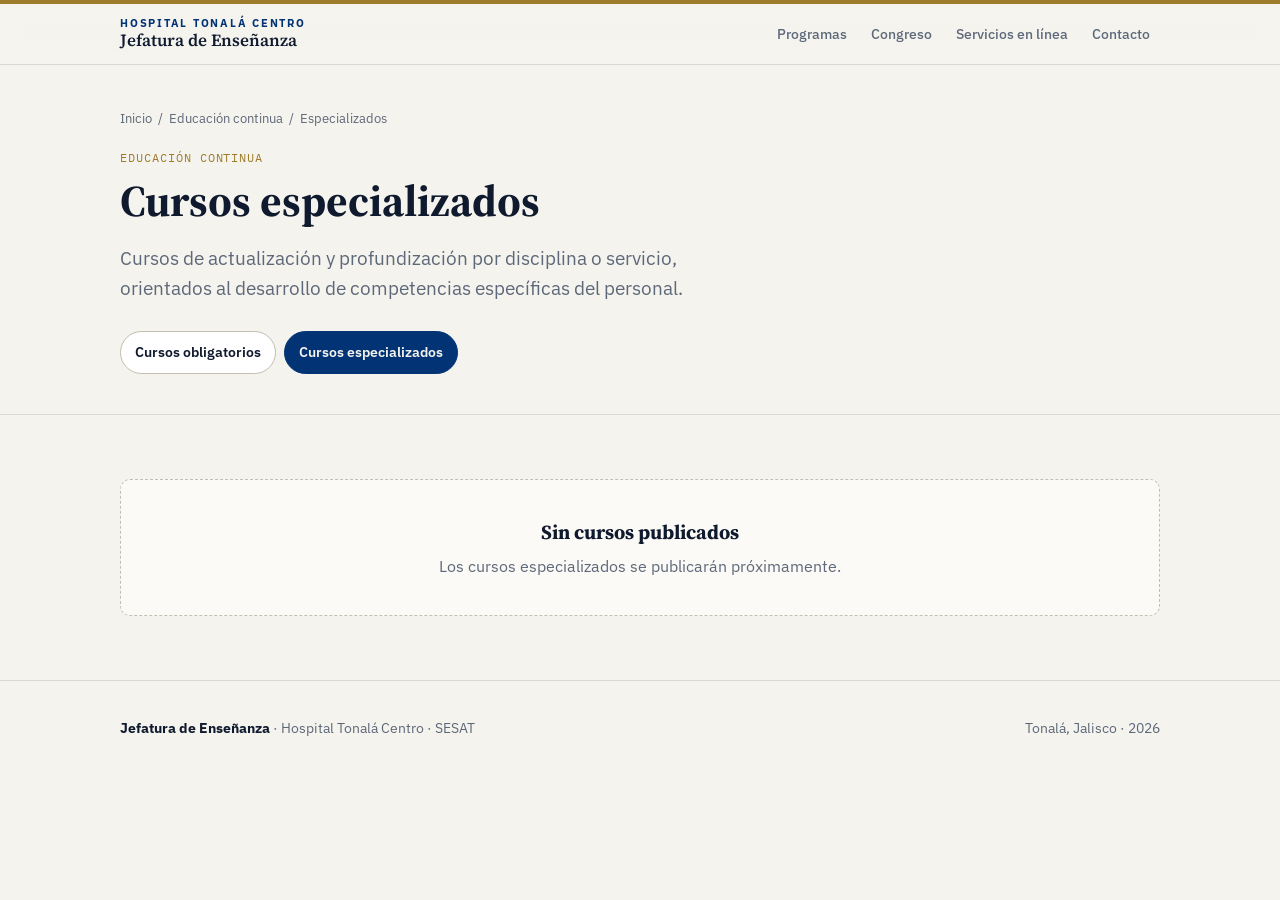
<file: cursos-especializados.html>
<!DOCTYPE html>
<html lang="es">
<head>
<meta charset="utf-8">
<meta name="viewport" content="width=device-width, initial-scale=1">
<title>Cursos especializados · Jefatura de Enseñanza · Hospital Tonalá Centro</title>
<meta name="description" content="Cursos especializados de Educación continua de la Jefatura de Enseñanza del Hospital Tonalá Centro (SESAT).">
<link rel="preconnect" href="https://fonts.googleapis.com">
<link rel="preconnect" href="https://fonts.gstatic.com" crossorigin>
<link rel="stylesheet" href="https://fonts.googleapis.com/css2?family=IBM+Plex+Mono:wght@400;500&family=IBM+Plex+Sans:wght@400;500;600;700&family=Source+Serif+4:ital,opsz,wght@0,8..60,400;0,8..60,600;0,8..60,700;1,8..60,400&display=swap">
<link rel="stylesheet" href="../assets/estilos.css">
</head>
<body>
<div class="regla-superior"></div>

<header class="barra">
  <div class="contenedor">
    <a class="marca" href="../index.html">
      <b>Hospital Tonalá Centro</b>
      <span>Jefatura de Enseñanza</span>
    </a>
    <button class="boton-menu" aria-expanded="false" aria-controls="menu">Menú</button>
    <nav class="menu" id="menu">
      <a href="../index.html#programas">Programas</a>
      <a href="../index.html#congreso">Congreso</a>
      <a href="../index.html#servicios">Servicios en línea</a>
      <a href="../index.html#contacto">Contacto</a>
    </nav>
  </div>
</header>

<main>
  <section class="portada sub">
    <div class="contenedor">
      <p class="migas"><a href="../index.html">Inicio</a><span>/</span><a href="../index.html#programas">Educación continua</a><span>/</span>Especializados</p>
      <p class="rotulo">Educación continua</p>
      <h1>Cursos especializados</h1>
      <p class="bajada">Cursos de actualización y profundización por disciplina o servicio, orientados al desarrollo de competencias específicas del personal.</p>
      <nav class="pestanas" aria-label="Tipos de curso">
        <a href="cursos-obligatorios.html">Cursos obligatorios</a>
        <a href="cursos-especializados.html" aria-current="page">Cursos especializados</a>
      </nav>
    </div>
  </section>

  <section class="bloque">
    <div class="contenedor">
      <div class="rejilla">

        <!-- ============================================================
             PARA AGREGAR UN CURSO: copie el bloque de abajo (desde <article>
             hasta </article>), quite las marcas de comentario que lo rodean,
             llene los datos y BORRE el recuadro "vacio" que está al final.

        <article class="tarjeta curso">
          <p class="tipo">Especializado · Presencial</p>
          <h3>Nombre del curso</h3>
          <p>Descripción breve del propósito del curso.</p>
          <dl>
            <dt>Dirigido a</dt><dd>Personal de enfermería</dd>
            <dt>Duración</dt><dd>20 horas</dd>
            <dt>Periodo</dt><dd>Enero – marzo 2027</dd>
          </dl>
          <div class="acciones">
            <a class="btn btn-primario" href="../cursos/nombre-del-curso/index.html">Ingresar al curso</a>
            <a class="btn btn-secundario" href="../documentos/nombre-del-curso.pdf">Descargar material</a>
          </div>
        </article>
        ============================================================ -->

      </div>

      <div class="vacio">
        <b>Sin cursos publicados</b>
        Los cursos especializados se publicarán próximamente.
      </div>
    </div>
  </section>
</main>

<footer>
  <div class="contenedor">
    <span><b>Jefatura de Enseñanza</b> · Hospital Tonalá Centro · SESAT</span>
    <span>Tonalá, Jalisco · <span id="anio">2026</span></span>
  </div>
</footer>

<script>
  (function(){
    var boton = document.querySelector('.boton-menu');
    var menu = document.getElementById('menu');
    boton.addEventListener('click', function(){
      var abierto = menu.classList.toggle('abierto');
      boton.setAttribute('aria-expanded', abierto ? 'true' : 'false');
    });
    document.getElementById('anio').textContent = new Date().getFullYear();
  })();
</script>
</body>
</html>
</file>
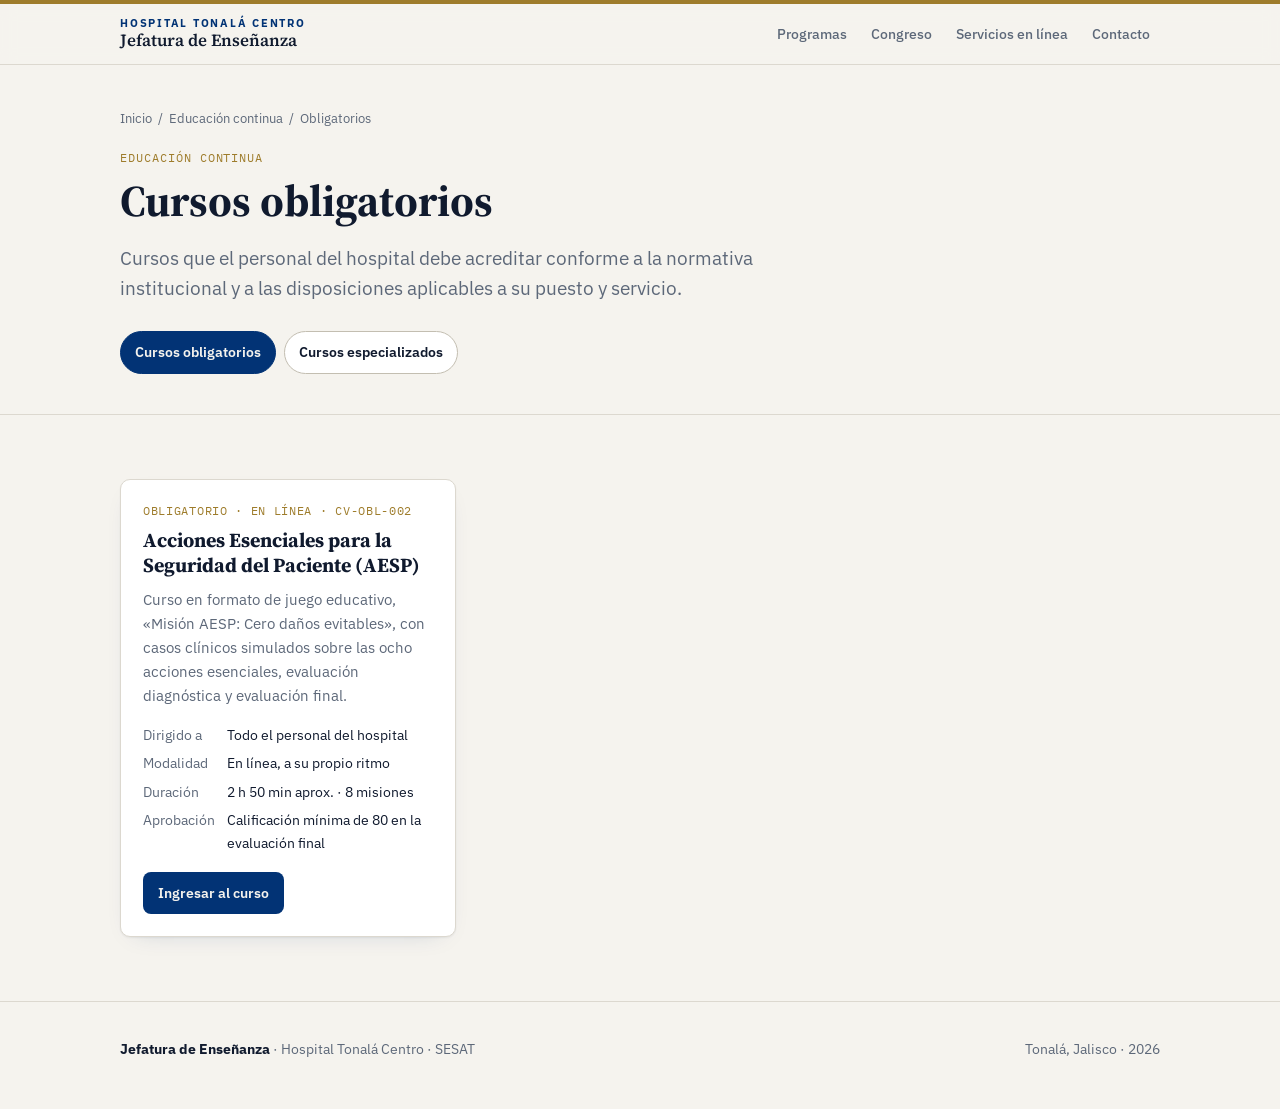
<file: cursos-obligatorios.html>
<!DOCTYPE html>
<html lang="es">
<head>
<meta charset="utf-8">
<meta name="viewport" content="width=device-width, initial-scale=1">
<title>Cursos obligatorios · Jefatura de Enseñanza · Hospital Tonalá Centro</title>
<meta name="description" content="Cursos obligatorios de Educación continua de la Jefatura de Enseñanza del Hospital Tonalá Centro (SESAT).">
<link rel="preconnect" href="https://fonts.googleapis.com">
<link rel="preconnect" href="https://fonts.gstatic.com" crossorigin>
<link rel="stylesheet" href="https://fonts.googleapis.com/css2?family=IBM+Plex+Mono:wght@400;500&family=IBM+Plex+Sans:wght@400;500;600;700&family=Source+Serif+4:ital,opsz,wght@0,8..60,400;0,8..60,600;0,8..60,700;1,8..60,400&display=swap">
<link rel="stylesheet" href="../assets/estilos.css">
</head>
<body>
<div class="regla-superior"></div>

<header class="barra">
  <div class="contenedor">
    <a class="marca" href="../index.html">
      <b>Hospital Tonalá Centro</b>
      <span>Jefatura de Enseñanza</span>
    </a>
    <button class="boton-menu" aria-expanded="false" aria-controls="menu">Menú</button>
    <nav class="menu" id="menu">
      <a href="../index.html#programas">Programas</a>
      <a href="../index.html#congreso">Congreso</a>
      <a href="../index.html#servicios">Servicios en línea</a>
      <a href="../index.html#contacto">Contacto</a>
    </nav>
  </div>
</header>

<main>
  <section class="portada sub">
    <div class="contenedor">
      <p class="migas"><a href="../index.html">Inicio</a><span>/</span><a href="../index.html#programas">Educación continua</a><span>/</span>Obligatorios</p>
      <p class="rotulo">Educación continua</p>
      <h1>Cursos obligatorios</h1>
      <p class="bajada">Cursos que el personal del hospital debe acreditar conforme a la normativa institucional y a las disposiciones aplicables a su puesto y servicio.</p>
      <nav class="pestanas" aria-label="Tipos de curso">
        <a href="cursos-obligatorios.html" aria-current="page">Cursos obligatorios</a>
        <a href="cursos-especializados.html">Cursos especializados</a>
      </nav>
    </div>
  </section>

  <section class="bloque">
    <div class="contenedor">
      <div class="rejilla">

        <article class="tarjeta curso">
          <p class="tipo">Obligatorio · En línea · CV-OBL-002</p>
          <h3>Acciones Esenciales para la Seguridad del Paciente (AESP)</h3>
          <p>Curso en formato de juego educativo, «Misión AESP: Cero daños evitables», con casos clínicos simulados sobre las ocho acciones esenciales, evaluación diagnóstica y evaluación final.</p>
          <dl>
            <dt>Dirigido a</dt><dd>Todo el personal del hospital</dd>
            <dt>Modalidad</dt><dd>En línea, a su propio ritmo</dd>
            <dt>Duración</dt><dd>2 h 50 min aprox. · 8 misiones</dd>
            <dt>Aprobación</dt><dd>Calificación mínima de 80 en la evaluación final</dd>
          </dl>
          <div class="acciones">
            <a class="btn btn-primario" href="../cursos/aesp/">Ingresar al curso</a>
          </div>
        </article>

        <!-- ============================================================
             PARA AGREGAR UN CURSO: copie el bloque de abajo (desde <article>
             hasta </article>), quite las marcas de comentario que lo rodean,
             llene los datos y BORRE el recuadro "vacio" que está al final.

        <article class="tarjeta curso">
          <p class="tipo">Obligatorio · En línea</p>
          <h3>Nombre del curso</h3>
          <p>Descripción breve del propósito del curso.</p>
          <dl>
            <dt>Dirigido a</dt><dd>Personal de enfermería</dd>
            <dt>Duración</dt><dd>20 horas</dd>
            <dt>Periodo</dt><dd>Enero – marzo 2027</dd>
          </dl>
          <div class="acciones">
            <a class="btn btn-primario" href="../cursos/nombre-del-curso/index.html">Ingresar al curso</a>
            <a class="btn btn-secundario" href="../documentos/nombre-del-curso.pdf">Descargar material</a>
          </div>
        </article>
        ============================================================ -->

      </div>

    </div>
  </section>
</main>

<footer>
  <div class="contenedor">
    <span><b>Jefatura de Enseñanza</b> · Hospital Tonalá Centro · SESAT</span>
    <span>Tonalá, Jalisco · <span id="anio">2026</span></span>
  </div>
</footer>

<script>
  (function(){
    var boton = document.querySelector('.boton-menu');
    var menu = document.getElementById('menu');
    boton.addEventListener('click', function(){
      var abierto = menu.classList.toggle('abierto');
      boton.setAttribute('aria-expanded', abierto ? 'true' : 'false');
    });
    document.getElementById('anio').textContent = new Date().getFullYear();
  })();
</script>
</body>
</html>
</file>
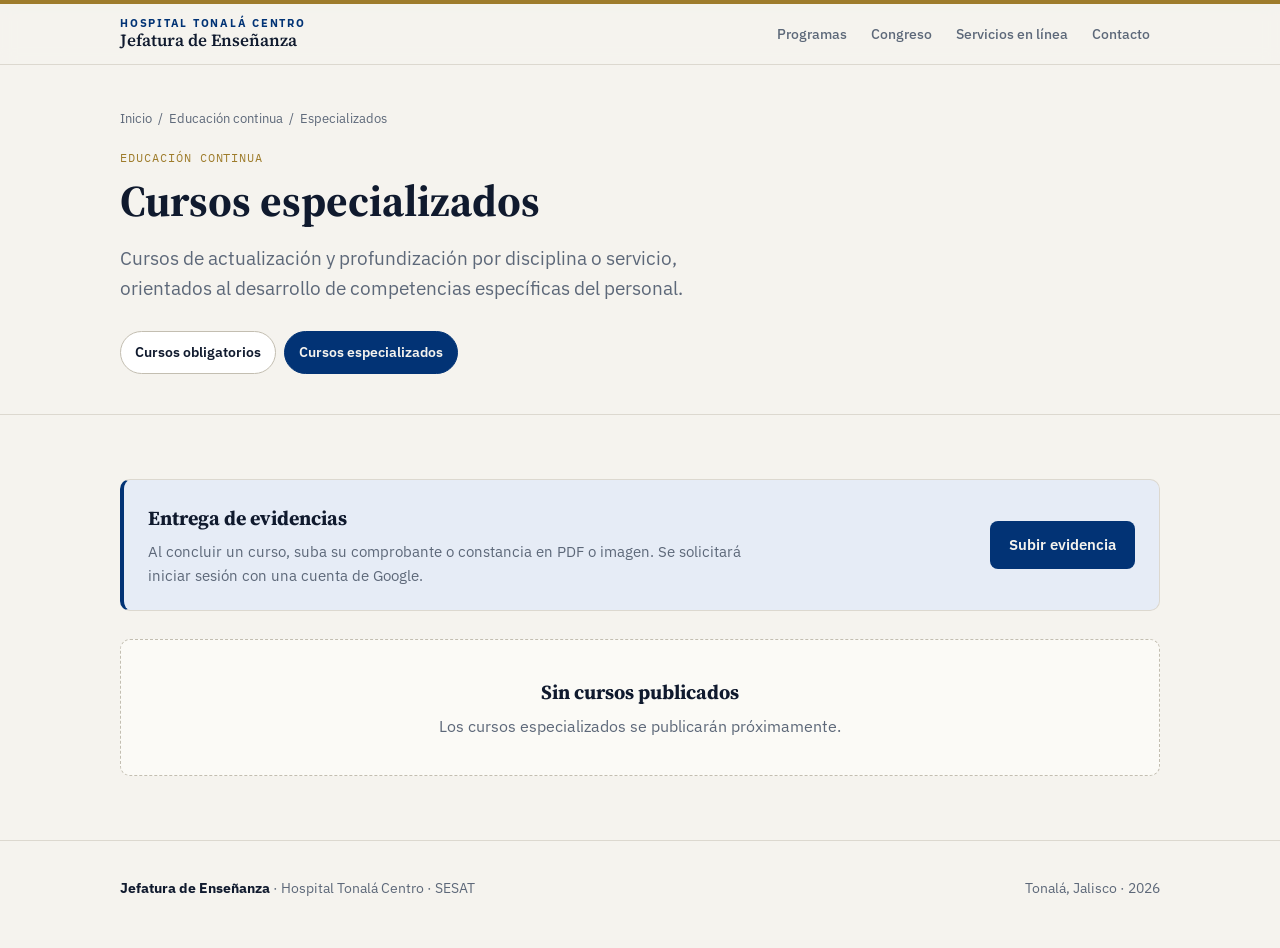
<file: educacion-continua/cursos-especializados.html>
<!DOCTYPE html>
<html lang="es">
<head>
<meta charset="utf-8">
<meta name="viewport" content="width=device-width, initial-scale=1">
<title>Cursos especializados · Jefatura de Enseñanza · Hospital Tonalá Centro</title>
<meta name="description" content="Cursos especializados de Educación continua de la Jefatura de Enseñanza del Hospital Tonalá Centro (SESAT).">
<link rel="preconnect" href="https://fonts.googleapis.com">
<link rel="preconnect" href="https://fonts.gstatic.com" crossorigin>
<link rel="stylesheet" href="https://fonts.googleapis.com/css2?family=IBM+Plex+Mono:wght@400;500&family=IBM+Plex+Sans:wght@400;500;600;700&family=Source+Serif+4:ital,opsz,wght@0,8..60,400;0,8..60,600;0,8..60,700;1,8..60,400&display=swap">
<link rel="stylesheet" href="../assets/estilos.css">
<script src="../assets/config.js"></script>
</head>
<body>
<div class="regla-superior"></div>

<header class="barra">
  <div class="contenedor">
    <a class="marca" href="../index.html">
      <b>Hospital Tonalá Centro</b>
      <span>Jefatura de Enseñanza</span>
    </a>
    <button class="boton-menu" aria-expanded="false" aria-controls="menu">Menú</button>
    <nav class="menu" id="menu">
      <a href="../index.html#programas">Programas</a>
      <a href="../index.html#congreso">Congreso</a>
      <a href="../index.html#servicios">Servicios en línea</a>
      <a href="../index.html#contacto">Contacto</a>
    </nav>
  </div>
</header>

<main>
  <section class="portada sub">
    <div class="contenedor">
      <p class="migas"><a href="../index.html">Inicio</a><span>/</span><a href="../index.html#programas">Educación continua</a><span>/</span>Especializados</p>
      <p class="rotulo">Educación continua</p>
      <h1>Cursos especializados</h1>
      <p class="bajada">Cursos de actualización y profundización por disciplina o servicio, orientados al desarrollo de competencias específicas del personal.</p>
      <nav class="pestanas" aria-label="Tipos de curso">
        <a href="cursos-obligatorios.html">Cursos obligatorios</a>
        <a href="cursos-especializados.html" aria-current="page">Cursos especializados</a>
      </nav>
    </div>
  </section>

  <section class="bloque">
    <div class="contenedor">
      <!-- ===== ENTREGA DE EVIDENCIAS (el enlace se configura en assets/config.js) ===== -->
      <div class="evidencias">
        <div>
          <h3>Entrega de evidencias</h3>
          <p>Al concluir un curso, suba su comprobante o constancia en PDF o imagen. Se solicitará iniciar sesión con una cuenta de Google.</p>
        </div>
        <a class="btn btn-primario" data-enlace="evidencias" href="#">Subir evidencia</a>
      </div>

      <div class="rejilla">

        <!-- ============================================================
             PARA AGREGAR UN CURSO: copie el bloque de abajo (desde <article>
             hasta </article>), quite las marcas de comentario que lo rodean,
             llene los datos y BORRE el recuadro "vacio" que está al final.

        <article class="tarjeta curso">
          <p class="tipo">Especializado · Presencial</p>
          <h3>Nombre del curso</h3>
          <p>Descripción breve del propósito del curso.</p>
          <dl>
            <dt>Dirigido a</dt><dd>Personal de enfermería</dd>
            <dt>Duración</dt><dd>20 horas</dd>
            <dt>Periodo</dt><dd>Enero – marzo 2027</dd>
          </dl>
          <div class="acciones">
            <a class="btn btn-primario" href="../cursos/nombre-del-curso/index.html">Ingresar al curso</a>
            <a class="btn btn-secundario" href="../documentos/nombre-del-curso.pdf">Descargar material</a>
          </div>
        </article>
        ============================================================ -->

      </div>

      <div class="vacio">
        <b>Sin cursos publicados</b>
        Los cursos especializados se publicarán próximamente.
      </div>
    </div>
  </section>
</main>

<footer>
  <div class="contenedor">
    <span><b>Jefatura de Enseñanza</b> · Hospital Tonalá Centro · SESAT</span>
    <span>Tonalá, Jalisco · <span id="anio">2026</span></span>
  </div>
</footer>

<script>
  (function(){
    var boton = document.querySelector('.boton-menu');
    var menu = document.getElementById('menu');
    boton.addEventListener('click', function(){
      var abierto = menu.classList.toggle('abierto');
      boton.setAttribute('aria-expanded', abierto ? 'true' : 'false');
    });
    document.getElementById('anio').textContent = new Date().getFullYear();
  })();
</script>
</body>
</html>
</file>
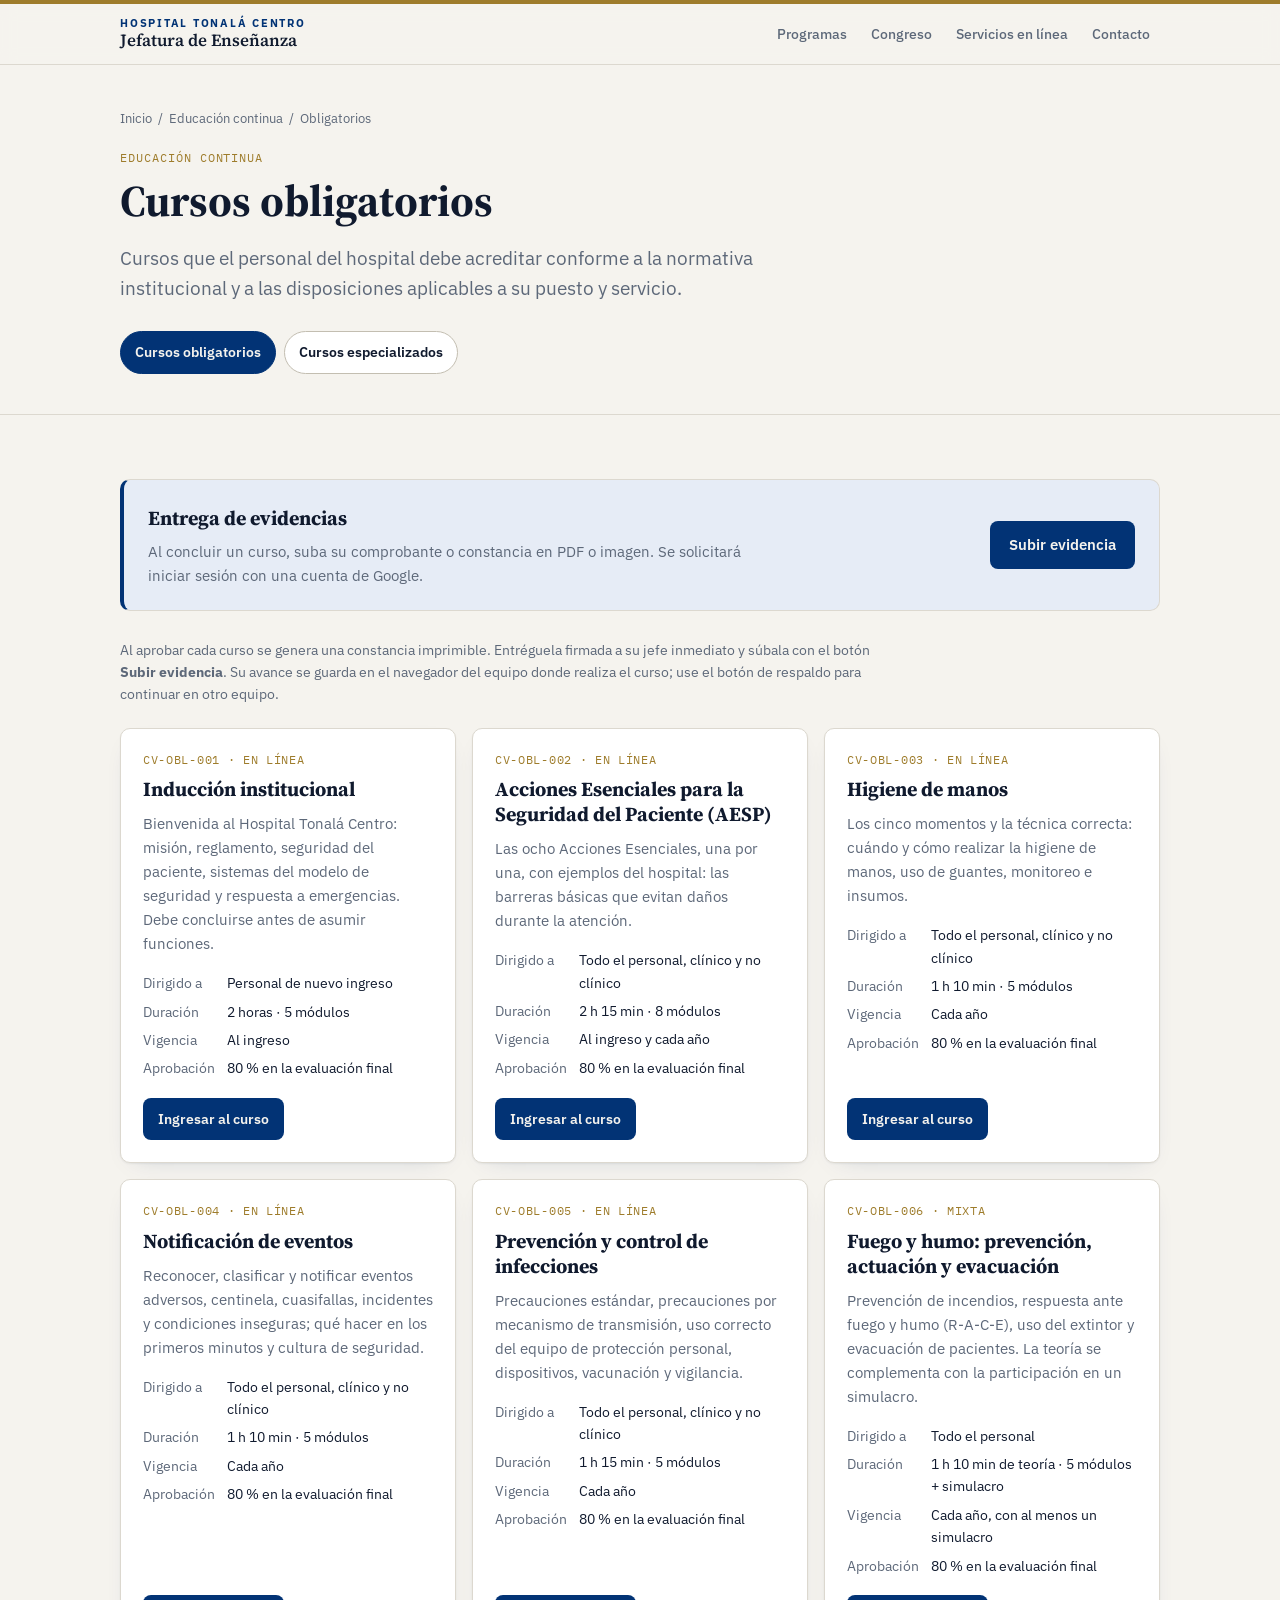
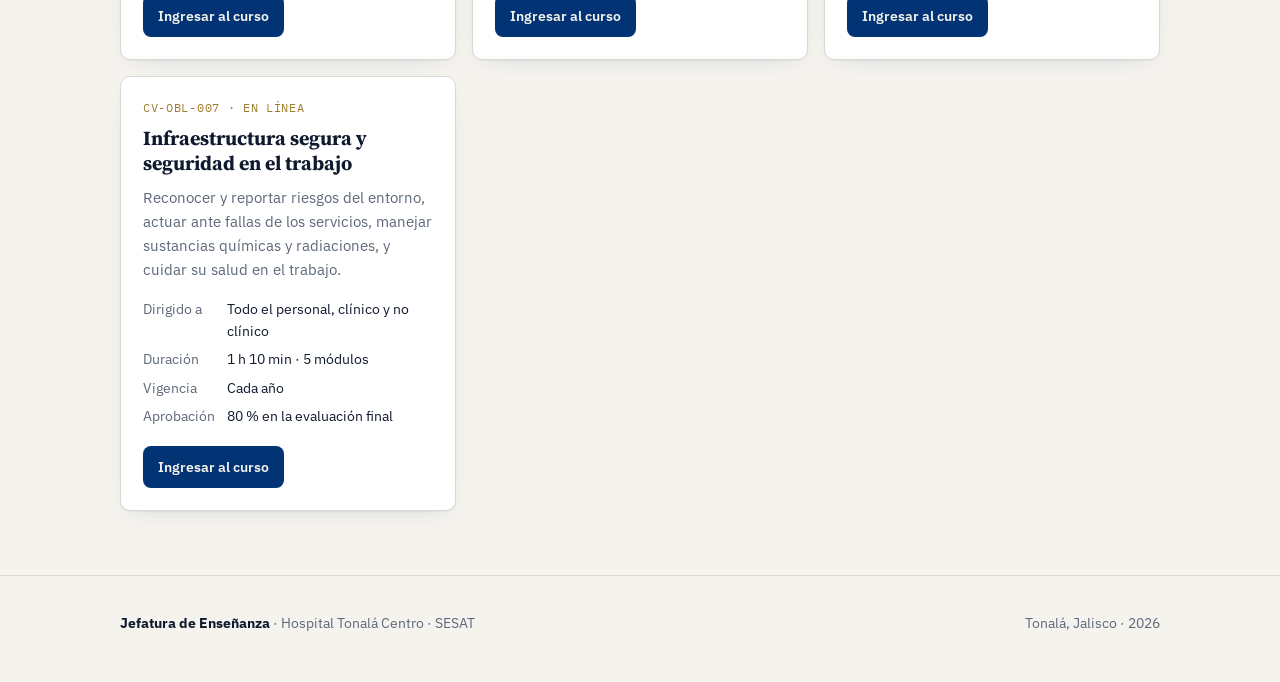
<file: educacion-continua/cursos-obligatorios.html>
<!DOCTYPE html>
<html lang="es">
<head>
<meta charset="utf-8">
<meta name="viewport" content="width=device-width, initial-scale=1">
<title>Cursos obligatorios · Jefatura de Enseñanza · Hospital Tonalá Centro</title>
<meta name="description" content="Cursos obligatorios de Educación continua de la Jefatura de Enseñanza del Hospital Tonalá Centro (SESAT).">
<link rel="preconnect" href="https://fonts.googleapis.com">
<link rel="preconnect" href="https://fonts.gstatic.com" crossorigin>
<link rel="stylesheet" href="https://fonts.googleapis.com/css2?family=IBM+Plex+Mono:wght@400;500&family=IBM+Plex+Sans:wght@400;500;600;700&family=Source+Serif+4:ital,opsz,wght@0,8..60,400;0,8..60,600;0,8..60,700;1,8..60,400&display=swap">
<link rel="stylesheet" href="../assets/estilos.css">
<script src="../assets/config.js"></script>
</head>
<body>
<div class="regla-superior"></div>

<header class="barra">
  <div class="contenedor">
    <a class="marca" href="../index.html">
      <b>Hospital Tonalá Centro</b>
      <span>Jefatura de Enseñanza</span>
    </a>
    <button class="boton-menu" aria-expanded="false" aria-controls="menu">Menú</button>
    <nav class="menu" id="menu">
      <a href="../index.html#programas">Programas</a>
      <a href="../index.html#congreso">Congreso</a>
      <a href="../index.html#servicios">Servicios en línea</a>
      <a href="../index.html#contacto">Contacto</a>
    </nav>
  </div>
</header>

<main>
  <section class="portada sub">
    <div class="contenedor">
      <p class="migas"><a href="../index.html">Inicio</a><span>/</span><a href="../index.html#programas">Educación continua</a><span>/</span>Obligatorios</p>
      <p class="rotulo">Educación continua</p>
      <h1>Cursos obligatorios</h1>
      <p class="bajada">Cursos que el personal del hospital debe acreditar conforme a la normativa institucional y a las disposiciones aplicables a su puesto y servicio.</p>
      <nav class="pestanas" aria-label="Tipos de curso">
        <a href="cursos-obligatorios.html" aria-current="page">Cursos obligatorios</a>
        <a href="cursos-especializados.html">Cursos especializados</a>
      </nav>
    </div>
  </section>

  <section class="bloque">
    <div class="contenedor">
      <!-- ===== ENTREGA DE EVIDENCIAS (el enlace se configura en assets/config.js) ===== -->
      <div class="evidencias">
        <div>
          <h3>Entrega de evidencias</h3>
          <p>Al concluir un curso, suba su comprobante o constancia en PDF o imagen. Se solicitará iniciar sesión con una cuenta de Google.</p>
        </div>
        <a class="btn btn-primario" data-enlace="evidencias" href="#">Subir evidencia</a>
      </div>

      <p class="nota-cursos">Al aprobar cada curso se genera una constancia imprimible. Entréguela firmada a su jefe inmediato y súbala con el botón <b>Subir evidencia</b>. Su avance se guarda en el navegador del equipo donde realiza el curso; use el botón de respaldo para continuar en otro equipo.</p>

      <div class="rejilla">

        <article class="tarjeta curso">
          <p class="tipo">CV-OBL-001 · En línea</p>
          <h3>Inducción institucional</h3>
          <p>Bienvenida al Hospital Tonalá Centro: misión, reglamento, seguridad del paciente, sistemas del modelo de seguridad y respuesta a emergencias. Debe concluirse antes de asumir funciones.</p>
          <dl>
            <dt>Dirigido a</dt><dd>Personal de nuevo ingreso</dd>
            <dt>Duración</dt><dd>2 horas · 5 módulos</dd>
            <dt>Vigencia</dt><dd>Al ingreso</dd>
            <dt>Aprobación</dt><dd>80 % en la evaluación final</dd>
          </dl>
          <div class="acciones">
            <a class="btn btn-primario" href="../cursos/induccion/">Ingresar al curso</a>
          </div>
        </article>

        <article class="tarjeta curso">
          <p class="tipo">CV-OBL-002 · En línea</p>
          <h3>Acciones Esenciales para la Seguridad del Paciente (AESP)</h3>
          <p>Las ocho Acciones Esenciales, una por una, con ejemplos del hospital: las barreras básicas que evitan daños durante la atención.</p>
          <dl>
            <dt>Dirigido a</dt><dd>Todo el personal, clínico y no clínico</dd>
            <dt>Duración</dt><dd>2 h 15 min · 8 módulos</dd>
            <dt>Vigencia</dt><dd>Al ingreso y cada año</dd>
            <dt>Aprobación</dt><dd>80 % en la evaluación final</dd>
          </dl>
          <div class="acciones">
            <a class="btn btn-primario" href="../cursos/aesp/">Ingresar al curso</a>
          </div>
        </article>

        <article class="tarjeta curso">
          <p class="tipo">CV-OBL-003 · En línea</p>
          <h3>Higiene de manos</h3>
          <p>Los cinco momentos y la técnica correcta: cuándo y cómo realizar la higiene de manos, uso de guantes, monitoreo e insumos.</p>
          <dl>
            <dt>Dirigido a</dt><dd>Todo el personal, clínico y no clínico</dd>
            <dt>Duración</dt><dd>1 h 10 min · 5 módulos</dd>
            <dt>Vigencia</dt><dd>Cada año</dd>
            <dt>Aprobación</dt><dd>80 % en la evaluación final</dd>
          </dl>
          <div class="acciones">
            <a class="btn btn-primario" href="../cursos/higiene-de-manos/">Ingresar al curso</a>
          </div>
        </article>

        <article class="tarjeta curso">
          <p class="tipo">CV-OBL-004 · En línea</p>
          <h3>Notificación de eventos</h3>
          <p>Reconocer, clasificar y notificar eventos adversos, centinela, cuasifallas, incidentes y condiciones inseguras; qué hacer en los primeros minutos y cultura de seguridad.</p>
          <dl>
            <dt>Dirigido a</dt><dd>Todo el personal, clínico y no clínico</dd>
            <dt>Duración</dt><dd>1 h 10 min · 5 módulos</dd>
            <dt>Vigencia</dt><dd>Cada año</dd>
            <dt>Aprobación</dt><dd>80 % en la evaluación final</dd>
          </dl>
          <div class="acciones">
            <a class="btn btn-primario" href="../cursos/notificacion-de-eventos/">Ingresar al curso</a>
          </div>
        </article>

        <article class="tarjeta curso">
          <p class="tipo">CV-OBL-005 · En línea</p>
          <h3>Prevención y control de infecciones</h3>
          <p>Precauciones estándar, precauciones por mecanismo de transmisión, uso correcto del equipo de protección personal, dispositivos, vacunación y vigilancia.</p>
          <dl>
            <dt>Dirigido a</dt><dd>Todo el personal, clínico y no clínico</dd>
            <dt>Duración</dt><dd>1 h 15 min · 5 módulos</dd>
            <dt>Vigencia</dt><dd>Cada año</dd>
            <dt>Aprobación</dt><dd>80 % en la evaluación final</dd>
          </dl>
          <div class="acciones">
            <a class="btn btn-primario" href="../cursos/prevencion-de-infecciones/">Ingresar al curso</a>
          </div>
        </article>

        <article class="tarjeta curso">
          <p class="tipo">CV-OBL-006 · Mixta</p>
          <h3>Fuego y humo: prevención, actuación y evacuación</h3>
          <p>Prevención de incendios, respuesta ante fuego y humo (R-A-C-E), uso del extintor y evacuación de pacientes. La teoría se complementa con la participación en un simulacro.</p>
          <dl>
            <dt>Dirigido a</dt><dd>Todo el personal</dd>
            <dt>Duración</dt><dd>1 h 10 min de teoría · 5 módulos + simulacro</dd>
            <dt>Vigencia</dt><dd>Cada año, con al menos un simulacro</dd>
            <dt>Aprobación</dt><dd>80 % en la evaluación final</dd>
          </dl>
          <div class="acciones">
            <a class="btn btn-primario" href="../cursos/fuego-y-humo/">Ingresar al curso</a>
          </div>
        </article>

        <article class="tarjeta curso">
          <p class="tipo">CV-OBL-007 · En línea</p>
          <h3>Infraestructura segura y seguridad en el trabajo</h3>
          <p>Reconocer y reportar riesgos del entorno, actuar ante fallas de los servicios, manejar sustancias químicas y radiaciones, y cuidar su salud en el trabajo.</p>
          <dl>
            <dt>Dirigido a</dt><dd>Todo el personal, clínico y no clínico</dd>
            <dt>Duración</dt><dd>1 h 10 min · 5 módulos</dd>
            <dt>Vigencia</dt><dd>Cada año</dd>
            <dt>Aprobación</dt><dd>80 % en la evaluación final</dd>
          </dl>
          <div class="acciones">
            <a class="btn btn-primario" href="../cursos/infraestructura-segura/">Ingresar al curso</a>
          </div>
        </article>

        <!-- ============================================================
             PARA AGREGAR UN CURSO: copie el bloque de abajo (desde <article>
             hasta </article>), quite las marcas de comentario que lo rodean,
             llene los datos y BORRE el recuadro "vacio" que está al final.

        <article class="tarjeta curso">
          <p class="tipo">Obligatorio · En línea</p>
          <h3>Nombre del curso</h3>
          <p>Descripción breve del propósito del curso.</p>
          <dl>
            <dt>Dirigido a</dt><dd>Personal de enfermería</dd>
            <dt>Duración</dt><dd>20 horas</dd>
            <dt>Periodo</dt><dd>Enero – marzo 2027</dd>
          </dl>
          <div class="acciones">
            <a class="btn btn-primario" href="../cursos/nombre-del-curso/index.html">Ingresar al curso</a>
            <a class="btn btn-secundario" href="../documentos/nombre-del-curso.pdf">Descargar material</a>
          </div>
        </article>
        ============================================================ -->

      </div>

    </div>
  </section>
</main>

<footer>
  <div class="contenedor">
    <span><b>Jefatura de Enseñanza</b> · Hospital Tonalá Centro · SESAT</span>
    <span>Tonalá, Jalisco · <span id="anio">2026</span></span>
  </div>
</footer>

<script>
  (function(){
    var boton = document.querySelector('.boton-menu');
    var menu = document.getElementById('menu');
    boton.addEventListener('click', function(){
      var abierto = menu.classList.toggle('abierto');
      boton.setAttribute('aria-expanded', abierto ? 'true' : 'false');
    });
    document.getElementById('anio').textContent = new Date().getFullYear();
  })();
</script>
</body>
</html>
</file>
<file: assets/estilos.css>
/* ============================================================
     SISTEMA VISUAL HTC-SESAT (mismo del portal de constancias)
     ============================================================ */
  :root{
    color-scheme:light dark;
    --fondo:#F5F3EE; --superficie:#FFFFFF; --superficie-2:#FBFAF6;
    --tinta:#101A2E; --tenue:#5D6879; --linea:#DCD8CF; --linea-fuerte:#C3BEB1;
    --azul:#023375; --azul-suave:#E6ECF6; --cielo:#61C1E9; --dorado:#9E7C2B;
    --pendiente:#A0242C; --pendiente-fondo:#FAEDEC;
    --sombra:0 1px 2px rgba(16,26,46,.06), 0 8px 24px -16px rgba(2,51,117,.25);
    --serif:"Source Serif 4", Georgia, "Times New Roman", serif;
    --sans:"IBM Plex Sans", system-ui, -apple-system, "Segoe UI", sans-serif;
    --mono:"IBM Plex Mono", ui-monospace, Menlo, monospace;
  }
  @media (prefers-color-scheme: dark){
    :root:not([data-theme="light"]){
      --fondo:#0B1020; --superficie:#141C2E; --superficie-2:#182135;
      --tinta:#E8EDF7; --tenue:#94A1B9; --linea:#2A3550; --linea-fuerte:#3B4868;
      --azul:#86B0EE; --azul-suave:#1B2A46; --dorado:#D3AE5E;
      --pendiente:#F08B93; --pendiente-fondo:#341418;
      --sombra:0 1px 2px rgba(0,0,0,.4), 0 12px 30px -18px rgba(0,0,0,.8);
    }
  }
  :root[data-theme="dark"]{
    --fondo:#0B1020; --superficie:#141C2E; --superficie-2:#182135;
    --tinta:#E8EDF7; --tenue:#94A1B9; --linea:#2A3550; --linea-fuerte:#3B4868;
    --azul:#86B0EE; --azul-suave:#1B2A46; --dorado:#D3AE5E;
    --pendiente:#F08B93; --pendiente-fondo:#341418;
    --sombra:0 1px 2px rgba(0,0,0,.4), 0 12px 30px -18px rgba(0,0,0,.8);
  }

  *{box-sizing:border-box}
  html{scroll-behavior:smooth; scroll-padding-top:72px}
  body{margin:0; background:var(--fondo); color:var(--tinta); font-family:var(--sans);
       font-size:16px; line-height:1.6; -webkit-font-smoothing:antialiased}
  a{color:var(--azul)}
  img{max-width:100%}
  .contenedor{max-width:1080px; margin:0 auto; padding-inline:20px}
  .regla-superior{height:4px; background:var(--dorado)}

  /* ---------- Barra de navegación ---------- */
  .barra{position:sticky; top:0; z-index:10; background:color-mix(in srgb, var(--fondo) 92%, transparent);
         backdrop-filter:blur(8px); border-bottom:1px solid var(--linea)}
  .barra .contenedor{display:flex; align-items:center; justify-content:space-between; gap:16px; min-height:60px}
  .marca{display:flex; flex-direction:column; text-decoration:none; color:var(--tinta); line-height:1.2}
  .marca b{font-size:11px; letter-spacing:.16em; text-transform:uppercase; color:var(--azul)}
  .marca span{font-family:var(--serif); font-weight:600; font-size:17px}
  nav.menu{display:flex; gap:4px; flex-wrap:wrap}
  nav.menu a{text-decoration:none; color:var(--tenue); font-size:14px; font-weight:500; padding:8px 10px; border-radius:6px}
  nav.menu a:hover{color:var(--azul); background:var(--azul-suave)}
  .boton-menu{display:none; background:none; border:1px solid var(--linea-fuerte); color:var(--tinta);
              border-radius:6px; padding:6px 10px; font:inherit; font-size:14px; cursor:pointer}
  @media (max-width:760px){
    .boton-menu{display:block}
    nav.menu{display:none; position:absolute; top:100%; left:0; right:0; flex-direction:column;
             background:var(--superficie); border-bottom:1px solid var(--linea); padding:8px 20px 14px}
    nav.menu.abierto{display:flex}
  }

  /* ---------- Portada ---------- */
  .portada{padding-block:64px 56px; border-bottom:1px solid var(--linea)}
  .institucion{font-size:12px; font-weight:600; letter-spacing:.16em; text-transform:uppercase; color:var(--azul); margin:0}
  .opd{font-size:13px; color:var(--tenue); margin:6px 0 0}
  .portada h1{font-family:var(--serif); font-weight:700; font-size:clamp(34px, 7vw, 54px); line-height:1.08;
              margin:22px 0 0; text-wrap:balance}
  .portada .bajada{font-size:clamp(17px, 2.4vw, 19px); color:var(--tenue); max-width:640px; margin:18px 0 0}
  .acciones{display:flex; flex-wrap:wrap; gap:10px; margin-top:30px}
  .btn{display:inline-flex; align-items:center; gap:8px; padding:11px 18px; border-radius:8px; font-weight:600;
       font-size:15px; text-decoration:none; border:1px solid transparent}
  .btn-primario{background:var(--azul); color:var(--fondo)}
  .btn-secundario{border-color:var(--linea-fuerte); color:var(--tinta); background:var(--superficie)}
  .btn:hover{filter:brightness(1.08)}

  .ejes{display:grid; grid-template-columns:repeat(3,1fr); gap:1px; background:var(--linea);
        border:1px solid var(--linea); border-radius:10px; overflow:hidden; margin-top:44px}
  .eje{background:var(--superficie); padding:18px 20px}
  .eje b{display:block; font-family:var(--serif); font-size:18px}
  .eje span{font-size:14px; color:var(--tenue)}
  @media (max-width:640px){ .ejes{grid-template-columns:1fr} }

  /* ---------- Secciones ---------- */
  section.bloque{padding-block:64px; border-bottom:1px solid var(--linea)}
  .encabezado{max-width:680px; margin-bottom:32px}
  .rotulo{font-family:var(--mono); font-size:12px; letter-spacing:.08em; text-transform:uppercase; color:var(--dorado); margin:0}
  h2{font-family:var(--serif); font-weight:700; font-size:clamp(26px, 4.5vw, 34px); line-height:1.15; margin:8px 0 0}
  .encabezado p{color:var(--tenue); margin:12px 0 0}

  .rejilla{display:grid; grid-template-columns:repeat(auto-fill, minmax(min(100%, 300px), 1fr)); gap:16px}
  .tarjeta{background:var(--superficie); border:1px solid var(--linea); border-radius:10px; padding:22px;
           box-shadow:var(--sombra); display:flex; flex-direction:column}
  .tarjeta h3{font-family:var(--serif); font-size:20px; margin:0; line-height:1.25}
  .tarjeta p{color:var(--tenue); font-size:15px; margin:10px 0 0}
  .tarjeta .dirigido{margin-top:auto; padding-top:16px; font-size:13px; color:var(--tinta)}
  .tarjeta .dirigido b{color:var(--azul); font-weight:600}
  .icono{width:40px; height:40px; border-radius:8px; background:var(--azul-suave); color:var(--azul);
         display:grid; place-items:center; margin-bottom:16px}
  .icono svg{width:22px; height:22px}

  /* ---------- Congreso ---------- */
  .congreso{display:grid; grid-template-columns:1.3fr 1fr; gap:28px; align-items:start;
            background:var(--superficie); border:1px solid var(--linea); border-top:4px solid var(--dorado);
            border-radius:10px; padding:32px; box-shadow:var(--sombra)}
  .congreso h3{font-family:var(--serif); font-size:clamp(22px, 3.6vw, 28px); margin:6px 0 0; line-height:1.2}
  .lema{font-family:var(--serif); font-style:italic; color:var(--dorado); font-size:17px; margin:8px 0 0}
  .datos{list-style:none; padding:0; margin:0; display:grid; gap:12px}
  .datos li{display:grid; grid-template-columns:110px 1fr; gap:10px; font-size:15px;
            padding-bottom:12px; border-bottom:1px dashed var(--linea)}
  .datos li:last-child{border-bottom:0}
  .datos span{color:var(--tenue); font-size:13px; text-transform:uppercase; letter-spacing:.06em; padding-top:2px}
  @media (max-width:760px){ .congreso{grid-template-columns:1fr; padding:24px} }

  /* ---------- Servicios en línea ---------- */
  .servicio{display:flex; gap:16px; align-items:flex-start; text-decoration:none; color:inherit}
  a.servicio:hover h3{color:var(--azul); text-decoration:underline}
  .etiqueta{display:inline-block; font-size:11.5px; font-weight:600; letter-spacing:.04em; padding:3px 8px;
            border-radius:999px; background:var(--azul-suave); color:var(--azul); margin-top:12px}
  .etiqueta.interna{background:var(--superficie-2); color:var(--tenue); border:1px solid var(--linea)}

  /* ---------- Contacto ---------- */
  .contacto{display:grid; grid-template-columns:repeat(auto-fit, minmax(min(100%, 230px), 1fr)); gap:16px}
  .contacto dt{font-size:12px; text-transform:uppercase; letter-spacing:.08em; color:var(--tenue)}
  .contacto dd{margin:6px 0 0; font-size:16px}

  /* Marcador de datos por confirmar: retirar la clase al capturar el dato real */
  .pendiente{background:var(--pendiente-fondo); color:var(--pendiente); border:1px dashed currentColor;
             border-radius:4px; padding:0 6px; font-size:.92em}

  /* ---------- Pie ---------- */
  footer{padding-block:36px 48px; font-size:14px; color:var(--tenue)}
  footer .contenedor{display:flex; flex-wrap:wrap; justify-content:space-between; gap:12px}
  footer b{color:var(--tinta)}

  /* ============================================================
     SUBPÁGINAS (Educación continua y otras)
     ============================================================ */
  .migas{font-size:13px; color:var(--tenue); margin:0 0 18px}
  .migas a{color:var(--tenue); text-decoration:none}
  .migas a:hover{color:var(--azul); text-decoration:underline}
  .migas span{margin-inline:6px}
  .portada.sub{padding-block:44px 40px}
  .portada.sub h1{font-size:clamp(30px, 6vw, 44px); margin-top:10px}

  /* Pestañas entre subpáginas */
  .pestanas{display:flex; flex-wrap:wrap; gap:8px; margin-top:28px}
  .pestanas a{text-decoration:none; font-size:14px; font-weight:600; padding:9px 14px; border-radius:999px;
              border:1px solid var(--linea-fuerte); color:var(--tinta); background:var(--superficie)}
  .pestanas a[aria-current="page"]{background:var(--azul); border-color:var(--azul); color:var(--fondo)}

  /* Ficha de curso */
  .curso{gap:0}
  .curso .tipo{font-family:var(--mono); font-size:11.5px; letter-spacing:.06em; text-transform:uppercase; color:var(--dorado); margin:0 0 8px}
  .curso dl{display:grid; grid-template-columns:auto 1fr; gap:6px 12px; font-size:14px; margin:16px 0 0}
  .curso dt{color:var(--tenue)}
  .curso dd{margin:0}
  .curso .acciones{margin-top:auto; padding-top:18px}
  .curso .btn{font-size:14px; padding:9px 14px}

  /* Estado vacío */
  .vacio{border:1px dashed var(--linea-fuerte); border-radius:10px; padding:36px 24px; text-align:center;
         color:var(--tenue); background:var(--superficie-2)}
  .vacio b{display:block; font-family:var(--serif); font-size:20px; color:var(--tinta); margin-bottom:6px}

  /* Enlaces dentro de tarjetas del inicio */
  .enlaces-tarjeta{display:flex; flex-direction:column; gap:6px; margin-top:14px}
  .enlaces-tarjeta a{font-size:14px; font-weight:600; text-decoration:none}
  .enlaces-tarjeta a:hover{text-decoration:underline}

  /* Franja de entrega de evidencias */
  .evidencias, .franja{display:flex; flex-wrap:wrap; align-items:center; justify-content:space-between; gap:18px 28px;
              background:var(--azul-suave); border:1px solid var(--linea); border-left:4px solid var(--azul);
              border-radius:10px; padding:22px 24px; margin-bottom:28px}
  .evidencias h3, .franja h3{font-family:var(--serif); font-size:20px; margin:0}
  .evidencias p, .franja p{margin:6px 0 0; font-size:15px; color:var(--tenue); max-width:620px}
  .evidencias .btn, .franja .btn{flex:none}
  .btn.inactivo{opacity:.55; cursor:not-allowed; filter:none}

  .franja .botones{display:flex; flex-wrap:wrap; gap:10px}
  .nota-cursos{font-size:14px; color:var(--tenue); max-width:760px; margin:0 0 22px}
</file>
